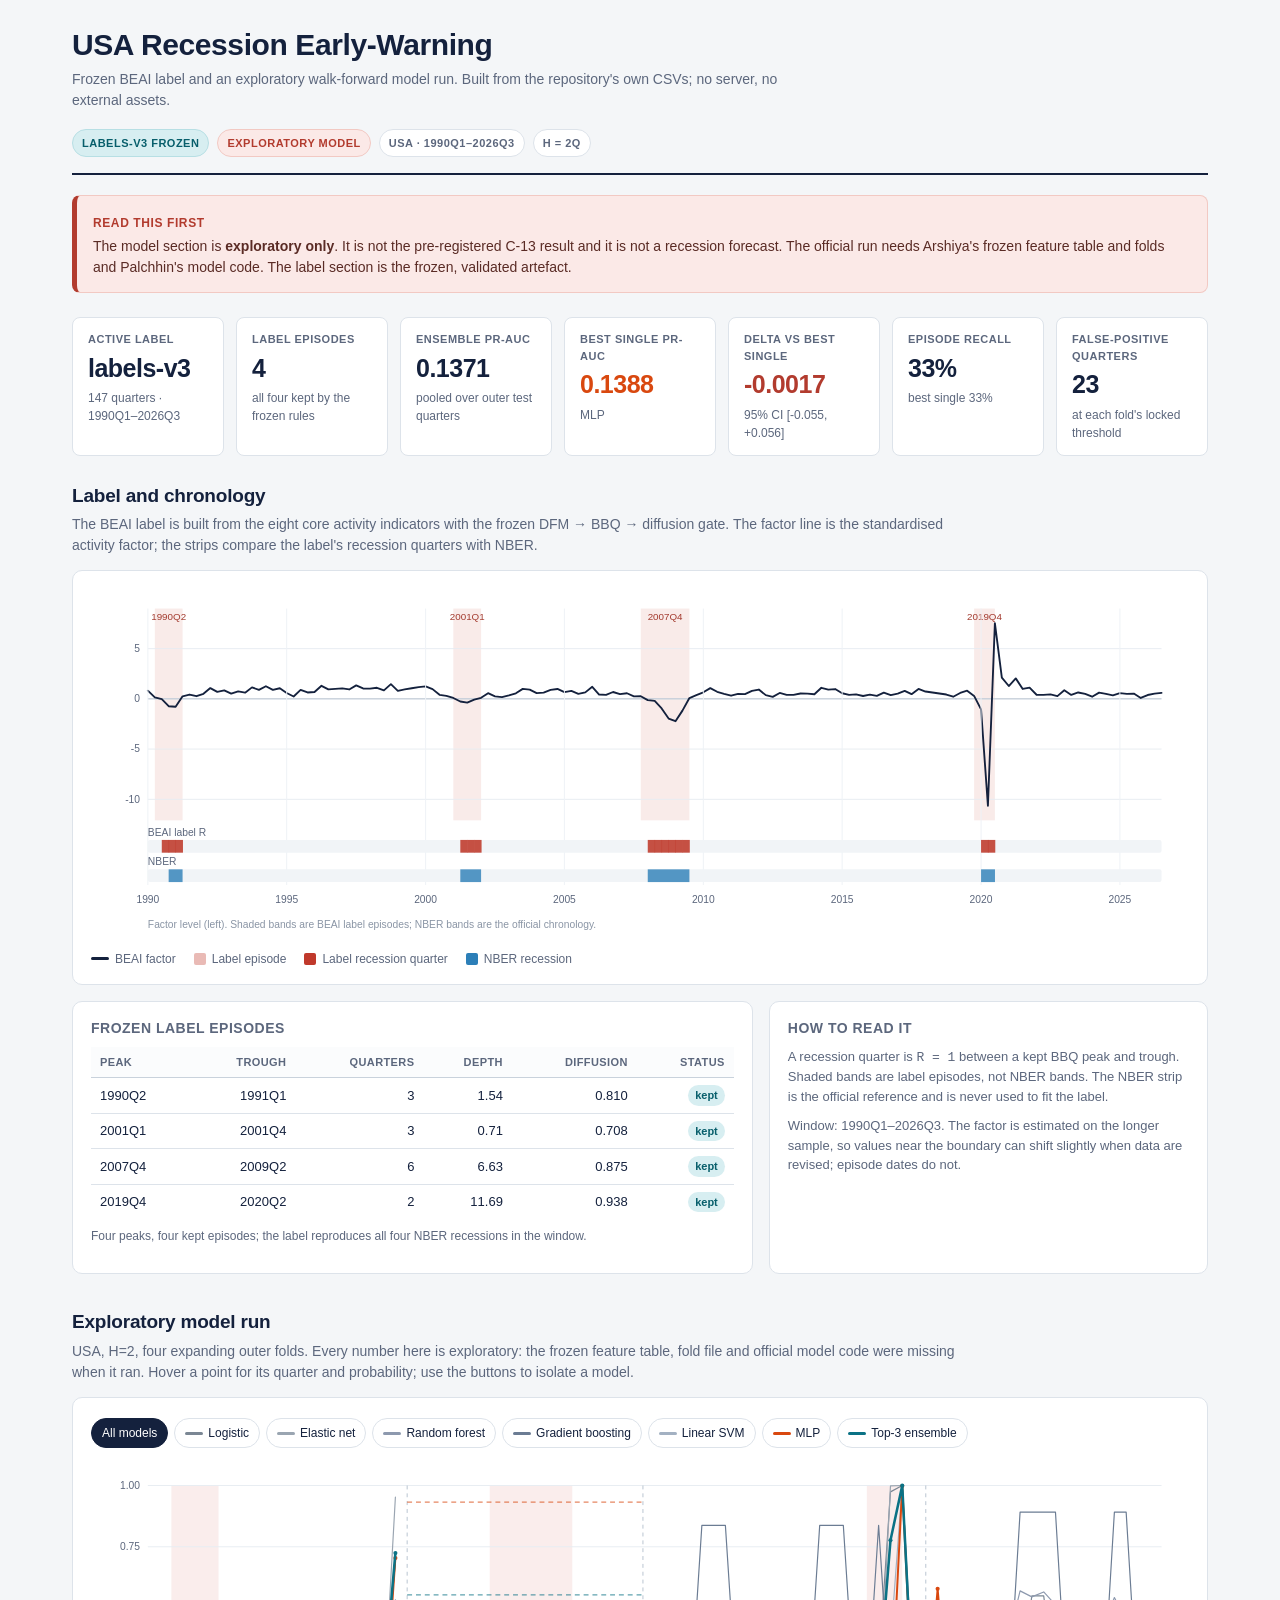
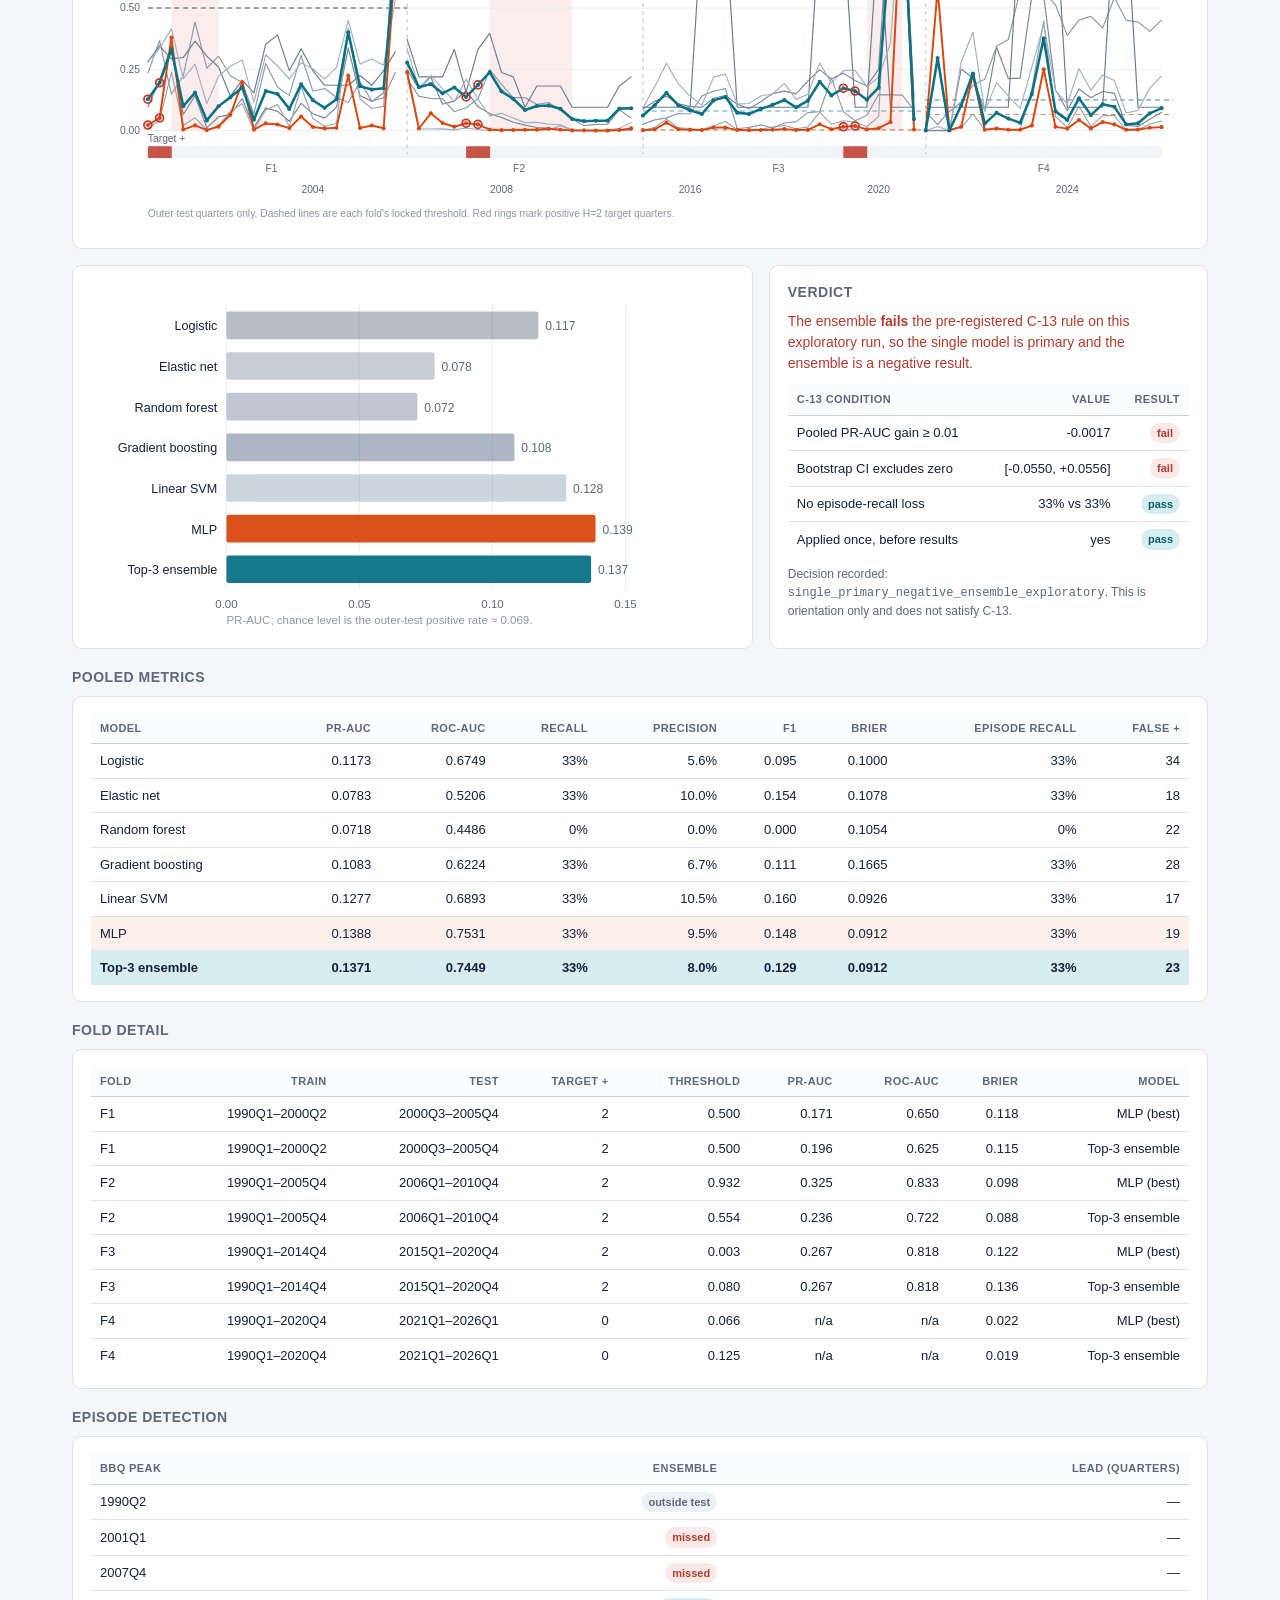
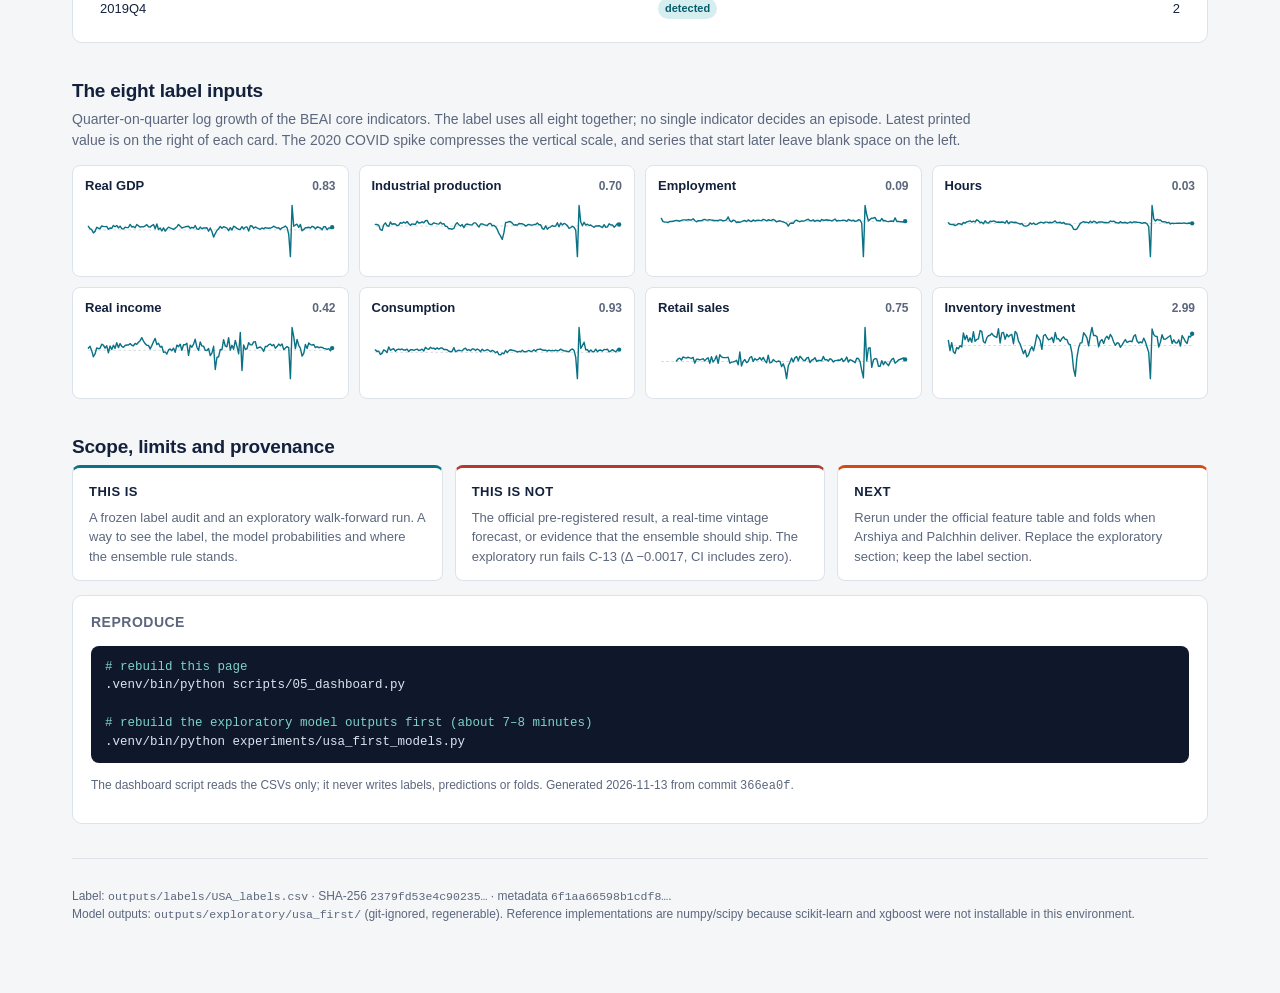
<file: dashboard/index.html>
<!doctype html>
<html lang="en">
<head>
<meta charset="utf-8">
<meta name="viewport" content="width=device-width, initial-scale=1">
<title>USA Recession Early-Warning — Dashboard</title>
<style>
:root{
  --bg:#f4f6f8; --card:#ffffff; --ink:#14213d; --muted:#5c677d;
  --line:#dde3ea; --accent:#0b7285; --accent-soft:#d7eef1;
  --warn:#b23b2e; --warn-soft:#fbe9e7; --nber:#2c7fb8;
  --label:#c0392b; --best:#d9480f;
}
*{box-sizing:border-box}
html{scroll-behavior:smooth}
body{margin:0;background:var(--bg);color:var(--ink);
  font-family:-apple-system,BlinkMacSystemFont,"Segoe UI",Roboto,Helvetica,Arial,sans-serif;
  line-height:1.5;-webkit-font-smoothing:antialiased}
a{color:var(--accent)}
.wrap{max-width:1180px;margin:0 auto;padding:28px 22px 60px}
header.top{display:flex;flex-wrap:wrap;gap:18px;align-items:flex-end;justify-content:space-between;
  border-bottom:2px solid var(--ink);padding-bottom:16px;margin-bottom:20px}
h1{font-size:30px;line-height:1.15;margin:0 0 6px;letter-spacing:-.4px}
.sub{color:var(--muted);font-size:14px;max-width:720px;margin:0}
.badges{display:flex;gap:8px;flex-wrap:wrap}
.badge{font-size:11px;font-weight:700;letter-spacing:.5px;text-transform:uppercase;
  padding:5px 9px;border-radius:999px;border:1px solid var(--line);background:#fff;color:var(--muted)}
.badge.ok{background:var(--accent-soft);border-color:#b7dfe4;color:#075e6b}
.badge.warn{background:var(--warn-soft);border-color:#f2c9c3;color:var(--warn)}
.banner{display:flex;gap:14px;align-items:flex-start;background:var(--warn-soft);
  border:1px solid #f2c9c3;border-left:5px solid var(--warn);border-radius:8px;
  padding:14px 16px;margin:0 0 24px}
.banner strong{color:var(--warn);text-transform:uppercase;font-size:12px;letter-spacing:.6px}
.banner p{margin:2px 0 0;font-size:14px;color:#5a2b25}
.kpis{display:grid;grid-template-columns:repeat(auto-fit,minmax(150px,1fr));gap:12px;margin-bottom:26px}
.kpi{background:var(--card);border:1px solid var(--line);border-radius:8px;padding:13px 15px}
.kpi .k{font-size:11px;font-weight:700;letter-spacing:.5px;text-transform:uppercase;color:var(--muted)}
.kpi .v{font-size:25px;font-weight:750;letter-spacing:-.5px;margin-top:2px;
  font-variant-numeric:tabular-nums}
.kpi .v small{font-size:12px;font-weight:600;color:var(--muted);letter-spacing:0}
.kpi .n{font-size:12px;color:var(--muted);margin-top:2px}
.good{color:var(--accent)} .bad{color:var(--warn)} .best{color:var(--best)}
section{margin:0 0 34px}
h2{font-size:19px;margin:0 0 4px;letter-spacing:-.2px}
h3{font-size:14px;margin:18px 0 8px;text-transform:uppercase;letter-spacing:.5px;color:var(--muted)}
.lede{color:var(--muted);font-size:14px;margin:0 0 14px;max-width:900px}
.card{background:var(--card);border:1px solid var(--line);border-radius:10px;padding:16px 18px;min-width:0}
.grid2{display:grid;grid-template-columns:minmax(0,1.55fr) minmax(280px,1fr);gap:16px}
.grid2b{display:grid;grid-template-columns:minmax(0,1fr) minmax(0,1fr);gap:16px}
@media(max-width:900px){.grid2,.grid2b{grid-template-columns:minmax(0,1fr)}}
svg{display:block;width:100%;height:auto;overflow:visible}
svg text{font-family:inherit}
.legend{display:flex;flex-wrap:wrap;gap:12px 18px;font-size:12px;color:var(--muted);margin-top:10px}
.legend span{display:inline-flex;align-items:center;gap:6px}
.sw{width:18px;height:3px;border-radius:2px;display:inline-block}
.sw.box{height:12px;width:12px;border-radius:2px}
table{width:100%;border-collapse:collapse;font-size:13px;font-variant-numeric:tabular-nums}
th,td{padding:7px 9px;text-align:right;border-bottom:1px solid var(--line);white-space:nowrap}
th:first-child,td:first-child{text-align:left}
th{font-size:11px;text-transform:uppercase;letter-spacing:.4px;color:var(--muted);
  border-bottom:1px solid #c9d2dc;background:#fbfcfd}
tr.hl-ens td{background:var(--accent-soft);font-weight:650}
tr.hl-best td{background:#fdf0ea}
tbody tr:last-child td{border-bottom:none}
.table-note{font-size:12px;color:var(--muted);margin-top:8px}
.table-wrap{overflow-x:auto;margin:0 -2px;padding:0 2px}
.chip{display:inline-block;font-size:11px;font-weight:700;padding:2px 7px;border-radius:999px}
.chip.yes{background:var(--accent-soft);color:#075e6b}
.chip.no{background:var(--warn-soft);color:var(--warn)}
.chip.skip{background:#eef1f4;color:var(--muted)}
.controls{display:flex;flex-wrap:wrap;gap:6px;margin:4px 0 12px}
.controls button{font:inherit;font-size:12px;padding:5px 10px;border-radius:999px;cursor:pointer;
  border:1px solid var(--line);background:#fff;color:var(--ink)}
.controls button:hover{border-color:#9fb3c8}
.controls button.active{background:var(--ink);border-color:var(--ink);color:#fff}
.notes{display:grid;grid-template-columns:repeat(auto-fit,minmax(240px,1fr));gap:12px}
.note{background:var(--card);border:1px solid var(--line);border-radius:8px;padding:14px 16px}
.note h4{margin:0 0 6px;font-size:13px;text-transform:uppercase;letter-spacing:.5px}
.note p{margin:0;font-size:13px;color:var(--muted)}
.note.is{border-top:3px solid var(--accent)}
.note.isnot{border-top:3px solid var(--warn)}
.note.next{border-top:3px solid var(--best)}
.sparks{display:grid;grid-template-columns:repeat(auto-fit,minmax(250px,1fr));gap:10px}
.spark{background:var(--card);border:1px solid var(--line);border-radius:8px;padding:10px 12px}
.spark .head{display:flex;justify-content:space-between;align-items:baseline;font-size:13px;font-weight:650}
.spark .head span:last-child{font-size:12px;font-weight:600;color:var(--muted);font-variant-numeric:tabular-nums}
.cmd{background:#0f172a;color:#dbe4f0;border-radius:8px;padding:12px 14px;font-size:12.5px;
  overflow-x:auto;font-family:ui-monospace,SFMono-Regular,Menlo,Consolas,monospace}
.cmd .c{color:#7dd3c7}
footer{border-top:1px solid var(--line);margin-top:34px;padding-top:16px;color:var(--muted);font-size:12px}
footer code{font-size:11.5px}
@media print{body{background:#fff}.controls{display:none}.card,.kpi,.note,.spark{break-inside:avoid}}
</style>
</head>
<body>
<div class="wrap">
<header class="top">
  <div>
    <h1>USA Recession Early-Warning</h1>
    <p class="sub">Frozen BEAI label and an exploratory walk-forward model run. Built from the
    repository's own CSVs; no server, no external assets.</p>
  </div>
  <div class="badges">
    <span class="badge ok">labels-v3 frozen</span>
    <span class="badge warn">exploratory model</span>
    <span class="badge">USA · 1990Q1–2026Q3</span>
    <span class="badge">H = 2Q</span>
  </div>
</header>

<div class="banner">
  <div>
    <strong>Read this first</strong>
    <p>The model section is <b>exploratory only</b>. It is not the pre-registered C-13 result and
    it is not a recession forecast. The official run needs Arshiya's frozen feature table and
    folds and Palchhin's model code. The label section is the frozen, validated artefact.</p>
  </div>
</div>

<div class="kpis"><div class="kpi"><div class="k">Active label</div><div class="v ok">labels-v3</div><div class="n">147 quarters · 1990Q1–2026Q3</div></div><div class="kpi"><div class="k">Label episodes</div><div class="v ok">4</div><div class="n">all four kept by the frozen rules</div></div><div class="kpi"><div class="k">Ensemble PR-AUC</div><div class="v ">0.1371</div><div class="n">pooled over outer test quarters</div></div><div class="kpi"><div class="k">Best single PR-AUC</div><div class="v best">0.1388</div><div class="n">MLP</div></div><div class="kpi"><div class="k">Delta vs best single</div><div class="v bad">-0.0017</div><div class="n">95% CI [-0.055, +0.056]</div></div><div class="kpi"><div class="k">Episode recall</div><div class="v ">33%</div><div class="n">best single 33%</div></div><div class="kpi"><div class="k">False-positive quarters</div><div class="v ">23</div><div class="n">at each fold's locked threshold</div></div></div>

<section id="label">
  <h2>Label and chronology</h2>
  <p class="lede">The BEAI label is built from the eight core activity indicators with the frozen
  DFM → BBQ → diffusion gate. The factor line is the standardised activity factor; the strips
  compare the label's recession quarters with NBER.</p>
  <div class="card">
    <svg viewBox="0 0 1120 360" role="img" aria-label="USA recession label timeline, 1990 to 2026"><title>USA factor and label, 1990Q1 to 2026Q3</title><rect x="65.1" y="22" width="28.3" height="216" fill="#c0392b" opacity="0.10"/><text x="79.2" y="34" text-anchor="middle" font-size="10" fill="#a33a2e">1990Q2</text><rect x="369.6" y="22" width="28.3" height="216" fill="#c0392b" opacity="0.10"/><text x="383.8" y="34" text-anchor="middle" font-size="10" fill="#a33a2e">2001Q1</text><rect x="560.8" y="22" width="49.6" height="216" fill="#c0392b" opacity="0.10"/><text x="585.6" y="34" text-anchor="middle" font-size="10" fill="#a33a2e">2007Q4</text><rect x="900.8" y="22" width="21.2" height="216" fill="#c0392b" opacity="0.10"/><text x="911.4" y="34" text-anchor="middle" font-size="10" fill="#a33a2e">2019Q4</text><line x1="58" y1="216.6" x2="1092" y2="216.6" stroke="#e8edf2" stroke-width="1"/><text x="50" y="220.1" text-anchor="end" font-size="10.5" fill="#5c677d">-10</text><line x1="58" y1="165.3" x2="1092" y2="165.3" stroke="#e8edf2" stroke-width="1"/><text x="50" y="168.8" text-anchor="end" font-size="10.5" fill="#5c677d">-5</text><line x1="58" y1="114.1" x2="1092" y2="114.1" stroke="#e8edf2" stroke-width="1"/><text x="50" y="117.6" text-anchor="end" font-size="10.5" fill="#5c677d">0</text><line x1="58" y1="62.9" x2="1092" y2="62.9" stroke="#e8edf2" stroke-width="1"/><text x="50" y="66.4" text-anchor="end" font-size="10.5" fill="#5c677d">5</text><line x1="58" y1="114.1" x2="1092" y2="114.1" stroke="#b9c4d0" stroke-width="1"/><path d="M 58.0,105.7 L 65.1,112.6 L 72.2,114.4 L 79.2,121.6 L 86.3,122.2 L 93.4,111.5 L 100.5,109.7 L 107.6,111.4 L 114.7,108.9 L 121.7,103.1 L 128.8,107.0 L 135.9,105.4 L 143.0,108.8 L 150.1,106.4 L 157.2,107.8 L 164.2,102.4 L 171.3,105.0 L 178.4,101.2 L 185.5,105.0 L 192.6,103.3 L 199.6,108.1 L 206.7,111.7 L 213.8,105.0 L 220.9,107.6 L 228.0,107.1 L 235.1,100.8 L 242.1,104.4 L 249.2,103.9 L 256.3,103.4 L 263.4,104.5 L 270.5,100.3 L 277.5,103.5 L 284.6,103.6 L 291.7,102.8 L 298.8,105.4 L 305.9,99.1 L 313.0,106.0 L 320.0,104.5 L 327.1,103.3 L 334.2,102.1 L 341.3,101.4 L 348.4,104.2 L 355.5,110.0 L 362.5,111.0 L 369.6,113.2 L 376.7,116.8 L 383.8,118.0 L 390.9,114.9 L 397.9,113.0 L 405.0,108.3 L 412.1,111.5 L 419.2,112.4 L 426.3,110.6 L 433.4,108.4 L 440.4,103.9 L 447.5,104.7 L 454.6,108.3 L 461.7,107.8 L 468.8,105.0 L 475.8,104.0 L 482.9,107.3 L 490.0,106.0 L 497.1,109.0 L 504.2,107.5 L 511.3,101.8 L 518.3,109.7 L 525.4,110.0 L 532.5,107.1 L 539.6,109.3 L 546.7,108.4 L 553.8,111.5 L 560.8,111.4 L 567.9,115.4 L 575.0,116.2 L 582.1,123.9 L 589.2,134.2 L 596.2,136.9 L 603.3,126.1 L 610.4,113.3 L 617.5,110.4 L 624.6,107.4 L 631.7,103.2 L 638.7,106.9 L 645.8,109.0 L 652.9,110.9 L 660.0,109.0 L 667.1,109.3 L 674.2,106.0 L 681.2,104.6 L 688.3,110.3 L 695.4,112.1 L 702.5,108.1 L 709.6,110.1 L 716.6,110.1 L 723.7,108.6 L 730.8,108.7 L 737.9,109.4 L 745.0,102.8 L 752.1,104.7 L 759.1,104.1 L 766.2,108.4 L 773.3,110.0 L 780.4,109.6 L 787.5,111.2 L 794.5,109.8 L 801.6,111.0 L 808.7,107.7 L 815.8,110.3 L 822.9,108.7 L 830.0,105.9 L 837.0,109.3 L 844.1,104.0 L 851.2,106.6 L 858.3,107.6 L 865.4,108.6 L 872.5,109.7 L 879.5,111.9 L 886.6,108.1 L 893.7,105.8 L 900.8,111.1 L 907.9,124.9 L 914.9,223.1 L 922.0,36.9 L 929.1,92.5 L 936.2,101.0 L 943.3,93.2 L 950.4,104.0 L 957.4,102.7 L 964.5,109.9 L 971.6,110.1 L 978.7,109.5 L 985.8,111.3 L 992.8,105.3 L 999.9,110.1 L 1007.0,107.6 L 1014.1,109.1 L 1021.2,111.9 L 1028.3,107.8 L 1035.3,109.1 L 1042.4,110.5 L 1049.5,108.3 L 1056.6,109.0 L 1063.7,108.7 L 1070.8,113.2 L 1077.8,110.2 L 1084.9,108.7 L 1092.0,108.0" fill="none" stroke="#14213d" stroke-width="1.9" stroke-linejoin="round" stroke-linecap="round"/><line x1="58.0" y1="22" x2="58.0" y2="304" stroke="#eef2f6" stroke-width="1"/><text x="58.0" y="322" text-anchor="middle" font-size="10.5" fill="#5c677d">1990</text><line x1="199.6" y1="22" x2="199.6" y2="304" stroke="#eef2f6" stroke-width="1"/><text x="199.6" y="322" text-anchor="middle" font-size="10.5" fill="#5c677d">1995</text><line x1="341.3" y1="22" x2="341.3" y2="304" stroke="#eef2f6" stroke-width="1"/><text x="341.3" y="322" text-anchor="middle" font-size="10.5" fill="#5c677d">2000</text><line x1="482.9" y1="22" x2="482.9" y2="304" stroke="#eef2f6" stroke-width="1"/><text x="482.9" y="322" text-anchor="middle" font-size="10.5" fill="#5c677d">2005</text><line x1="624.6" y1="22" x2="624.6" y2="304" stroke="#eef2f6" stroke-width="1"/><text x="624.6" y="322" text-anchor="middle" font-size="10.5" fill="#5c677d">2010</text><line x1="766.2" y1="22" x2="766.2" y2="304" stroke="#eef2f6" stroke-width="1"/><text x="766.2" y="322" text-anchor="middle" font-size="10.5" fill="#5c677d">2015</text><line x1="907.9" y1="22" x2="907.9" y2="304" stroke="#eef2f6" stroke-width="1"/><text x="907.9" y="322" text-anchor="middle" font-size="10.5" fill="#5c677d">2020</text><line x1="1049.5" y1="22" x2="1049.5" y2="304" stroke="#eef2f6" stroke-width="1"/><text x="1049.5" y="322" text-anchor="middle" font-size="10.5" fill="#5c677d">2025</text><text x="58" y="254" font-size="10.5" fill="#5c677d">BEAI label R</text><rect x="58" y="258" width="1034" height="13" fill="#f1f4f7" rx="2"/><rect x="72.2" y="258" width="7.5" height="13" fill="#c0392b" opacity="0.88"/><rect x="79.2" y="258" width="7.5" height="13" fill="#c0392b" opacity="0.88"/><rect x="86.3" y="258" width="7.5" height="13" fill="#c0392b" opacity="0.88"/><rect x="376.7" y="258" width="7.5" height="13" fill="#c0392b" opacity="0.88"/><rect x="383.8" y="258" width="7.5" height="13" fill="#c0392b" opacity="0.88"/><rect x="390.9" y="258" width="7.5" height="13" fill="#c0392b" opacity="0.88"/><rect x="567.9" y="258" width="7.5" height="13" fill="#c0392b" opacity="0.88"/><rect x="575.0" y="258" width="7.5" height="13" fill="#c0392b" opacity="0.88"/><rect x="582.1" y="258" width="7.5" height="13" fill="#c0392b" opacity="0.88"/><rect x="589.2" y="258" width="7.5" height="13" fill="#c0392b" opacity="0.88"/><rect x="596.2" y="258" width="7.5" height="13" fill="#c0392b" opacity="0.88"/><rect x="603.3" y="258" width="7.5" height="13" fill="#c0392b" opacity="0.88"/><rect x="907.9" y="258" width="7.5" height="13" fill="#c0392b" opacity="0.88"/><rect x="914.9" y="258" width="7.5" height="13" fill="#c0392b" opacity="0.88"/><text x="58" y="284" font-size="10.5" fill="#5c677d">NBER</text><rect x="58" y="288" width="1034" height="13" fill="#f1f4f7" rx="2"/><rect x="79.2" y="288" width="14.2" height="13" fill="#2c7fb8" opacity="0.80"/><rect x="376.7" y="288" width="21.2" height="13" fill="#2c7fb8" opacity="0.80"/><rect x="567.9" y="288" width="42.5" height="13" fill="#2c7fb8" opacity="0.80"/><rect x="907.9" y="288" width="14.2" height="13" fill="#2c7fb8" opacity="0.80"/><text x="58" y="348" font-size="10.5" fill="#8a95a5">Factor level (left). Shaded bands are BEAI label episodes; NBER bands are the official chronology.</text></svg>
    <div class="legend"><span><i class="sw" style="background:#14213d"></i>BEAI factor</span><span><i class="sw box" style="background:#c0392b;opacity:.35"></i>Label episode</span><span><i class="sw box" style="background:#c0392b"></i>Label recession quarter</span><span><i class="sw box" style="background:#2c7fb8"></i>NBER recession</span></div>
  </div>
  <div class="grid2" style="margin-top:16px">
    <div class="card">
      <h3 style="margin-top:0">Frozen label episodes</h3>
      <div class="table-wrap"><table><thead><tr><th>Peak</th><th>Trough</th><th>Quarters</th><th>Depth</th><th>Diffusion</th><th>Status</th></tr></thead><tbody><tr><td>1990Q2</td><td>1991Q1</td><td>3</td><td>1.54</td><td>0.810</td><td><span class="chip yes">kept</span></td></tr><tr><td>2001Q1</td><td>2001Q4</td><td>3</td><td>0.71</td><td>0.708</td><td><span class="chip yes">kept</span></td></tr><tr><td>2007Q4</td><td>2009Q2</td><td>6</td><td>6.63</td><td>0.875</td><td><span class="chip yes">kept</span></td></tr><tr><td>2019Q4</td><td>2020Q2</td><td>2</td><td>11.69</td><td>0.938</td><td><span class="chip yes">kept</span></td></tr></tbody></table></div>
      <p class="table-note">Four peaks, four kept episodes; the label reproduces all four NBER
      recessions in the window.</p>
    </div>
    <div class="card">
      <h3 style="margin-top:0">How to read it</h3>
      <p style="font-size:13px;color:var(--muted);margin:0 0 10px">
      A recession quarter is <code>R = 1</code> between a kept BBQ peak and trough. Shaded bands
      are label episodes, not NBER bands. The NBER strip is the official reference and is never
      used to fit the label.</p>
      <p style="font-size:13px;color:var(--muted);margin:0">
      Window: 1990Q1–2026Q3. The factor is estimated on the longer sample, so values near the
      boundary can shift slightly when data are revised; episode dates do not.</p>
    </div>
  </div>
</section>


        <section id="model">
          <h2>Exploratory model run</h2>
          <p class="lede">USA, H=2, four expanding outer folds. Every number here is exploratory:
          the frozen feature table, fold file and official model code were missing when it ran.
          Hover a point for its quarter and probability; use the buttons to isolate a model.</p>
          <div class="card">
            <div class="controls" role="group" aria-label="Highlight a model"><button type="button" data-focus="all" class="active">All models</button><button type="button" data-focus="logistic"><span class="sw" style="background:#7b8794;display:inline-block;vertical-align:middle;margin-right:5px"></span>Logistic</button><button type="button" data-focus="elastic_net"><span class="sw" style="background:#9aa5b1;display:inline-block;vertical-align:middle;margin-right:5px"></span>Elastic net</button><button type="button" data-focus="random_forest"><span class="sw" style="background:#8d99ae;display:inline-block;vertical-align:middle;margin-right:5px"></span>Random forest</button><button type="button" data-focus="xgboost_like"><span class="sw" style="background:#6b7c93;display:inline-block;vertical-align:middle;margin-right:5px"></span>Gradient boosting</button><button type="button" data-focus="svm"><span class="sw" style="background:#a3b1c2;display:inline-block;vertical-align:middle;margin-right:5px"></span>Linear SVM</button><button type="button" data-focus="mlp"><span class="sw" style="background:#d9480f;display:inline-block;vertical-align:middle;margin-right:5px"></span>MLP</button><button type="button" data-focus="ensemble"><span class="sw" style="background:#0b7285;display:inline-block;vertical-align:middle;margin-right:5px"></span>Top-3 ensemble</button></div>
            <svg viewBox="0 0 1120 380" role="img" id="prob-svg" aria-label="Exploratory model probabilities by test quarter"><title>Exploratory model probabilities on outer test quarters</title><rect x="82.0" y="26" width="48.1" height="250" fill="#c0392b" opacity="0.09"/><rect x="406.7" y="26" width="84.2" height="250" fill="#c0392b" opacity="0.09"/><rect x="791.4" y="26" width="36.1" height="250" fill="#c0392b" opacity="0.09"/><line x1="58" y1="276.0" x2="1092" y2="276.0" stroke="#e8edf2" stroke-width="1"/><text x="50" y="279.5" text-anchor="end" font-size="10.5" fill="#5c677d">0.00</text><line x1="58" y1="213.5" x2="1092" y2="213.5" stroke="#e8edf2" stroke-width="1"/><text x="50" y="217.0" text-anchor="end" font-size="10.5" fill="#5c677d">0.25</text><line x1="58" y1="151.0" x2="1092" y2="151.0" stroke="#e8edf2" stroke-width="1"/><text x="50" y="154.5" text-anchor="end" font-size="10.5" fill="#5c677d">0.50</text><line x1="58" y1="88.5" x2="1092" y2="88.5" stroke="#e8edf2" stroke-width="1"/><text x="50" y="92.0" text-anchor="end" font-size="10.5" fill="#5c677d">0.75</text><line x1="58" y1="26.0" x2="1092" y2="26.0" stroke="#e8edf2" stroke-width="1"/><text x="50" y="29.5" text-anchor="end" font-size="10.5" fill="#5c677d">1.00</text><text x="58" y="288" font-size="10.5" fill="#5c677d">Target +</text><rect x="58" y="292" width="1034" height="12" fill="#f1f4f7" rx="2"/><rect x="58.0" y="292" width="12.4" height="12" fill="#c0392b" opacity="0.85"/><rect x="70.0" y="292" width="12.4" height="12" fill="#c0392b" opacity="0.85"/><rect x="382.6" y="292" width="12.4" height="12" fill="#c0392b" opacity="0.85"/><rect x="394.7" y="292" width="12.4" height="12" fill="#c0392b" opacity="0.85"/><rect x="767.4" y="292" width="12.4" height="12" fill="#c0392b" opacity="0.85"/><rect x="779.4" y="292" width="12.4" height="12" fill="#c0392b" opacity="0.85"/><text x="184.2" y="318" text-anchor="middle" font-size="10.5" fill="#5c677d">F1</text><line x1="322.5" y1="26" x2="322.5" y2="300" stroke="#b9c4d0" stroke-width="1" stroke-dasharray="4 4"/><text x="436.7" y="318" text-anchor="middle" font-size="10.5" fill="#5c677d">F2</text><line x1="563.0" y1="26" x2="563.0" y2="300" stroke="#b9c4d0" stroke-width="1" stroke-dasharray="4 4"/><text x="701.2" y="318" text-anchor="middle" font-size="10.5" fill="#5c677d">F3</text><line x1="851.5" y1="26" x2="851.5" y2="300" stroke="#b9c4d0" stroke-width="1" stroke-dasharray="4 4"/><text x="971.8" y="318" text-anchor="middle" font-size="10.5" fill="#5c677d">F4</text><text x="226.3" y="340" text-anchor="middle" font-size="10.5" fill="#5c677d">2004</text><text x="418.7" y="340" text-anchor="middle" font-size="10.5" fill="#5c677d">2008</text><text x="611.1" y="340" text-anchor="middle" font-size="10.5" fill="#5c677d">2016</text><text x="803.4" y="340" text-anchor="middle" font-size="10.5" fill="#5c677d">2020</text><text x="995.8" y="340" text-anchor="middle" font-size="10.5" fill="#5c677d">2024</text><g class="series" data-model="logistic"></g><g class="series" data-model="elastic_net"></g><g class="series" data-model="random_forest"></g><g class="series" data-model="xgboost_like"></g><g class="series" data-model="svm"></g><g class="series" data-model="mlp"><line x1="58.0" y1="151.0" x2="322.5" y2="151.0" stroke="#d9480f" stroke-width="1.2" stroke-dasharray="5 4" opacity="0.65"><title>MLP threshold F1: 0.500</title></line><line x1="322.5" y1="42.9" x2="563.0" y2="42.9" stroke="#d9480f" stroke-width="1.2" stroke-dasharray="5 4" opacity="0.65"><title>MLP threshold F2: 0.932</title></line><line x1="563.0" y1="275.3" x2="851.5" y2="275.3" stroke="#d9480f" stroke-width="1.2" stroke-dasharray="5 4" opacity="0.65"><title>MLP threshold F3: 0.003</title></line><line x1="851.5" y1="259.6" x2="1104.0" y2="259.6" stroke="#d9480f" stroke-width="1.2" stroke-dasharray="5 4" opacity="0.65"><title>MLP threshold F4: 0.066</title></line></g><g class="series" data-model="ensemble"><line x1="58.0" y1="151.0" x2="322.5" y2="151.0" stroke="#0b7285" stroke-width="1.2" stroke-dasharray="5 4" opacity="0.65"><title>Top-3 ensemble threshold F1: 0.500</title></line><line x1="322.5" y1="137.5" x2="563.0" y2="137.5" stroke="#0b7285" stroke-width="1.2" stroke-dasharray="5 4" opacity="0.65"><title>Top-3 ensemble threshold F2: 0.554</title></line><line x1="563.0" y1="256.0" x2="851.5" y2="256.0" stroke="#0b7285" stroke-width="1.2" stroke-dasharray="5 4" opacity="0.65"><title>Top-3 ensemble threshold F3: 0.080</title></line><line x1="851.5" y1="244.7" x2="1104.0" y2="244.7" stroke="#0b7285" stroke-width="1.2" stroke-dasharray="5 4" opacity="0.65"><title>Top-3 ensemble threshold F4: 0.125</title></line></g><g class="series" data-model="logistic"><path d="M 58.0,252.0 L 70.0,224.4 L 82.0,190.4 L 94.1,259.6 L 106.1,240.4 L 118.1,273.0 L 130.1,262.1 L 142.2,259.5 L 154.2,243.3 L 166.2,272.6 L 178.2,252.9 L 190.3,256.4 L 202.3,266.5 L 214.3,248.2 L 226.3,258.9 L 238.3,263.3 L 250.4,252.2 L 262.4,191.9 L 274.4,240.3 L 286.4,246.2 L 298.5,237.7 L 310.5,104.0" fill="none" stroke="#7b8794" stroke-width="1.2" stroke-linejoin="round" stroke-linecap="round"/><path d="M 322.5,214.0 L 334.5,233.2 L 346.6,221.3 L 358.6,249.1 L 370.6,245.9 L 382.6,235.4 L 394.7,251.6 L 406.7,258.7 L 418.7,262.6 L 430.7,267.5 L 442.7,270.4 L 454.8,272.9 L 466.8,273.5 L 478.8,275.4 L 490.8,276.0 L 502.9,276.0 L 514.9,276.0 L 526.9,276.0 L 538.9,275.7 L 551.0,275.3" fill="none" stroke="#7b8794" stroke-width="1.2" stroke-linejoin="round" stroke-linecap="round"/><path d="M 563.0,254.0 L 575.0,246.2 L 587.0,241.0 L 599.0,248.8 L 611.1,251.3 L 623.1,252.3 L 635.1,243.0 L 647.1,240.2 L 659.2,249.2 L 671.2,253.7 L 683.2,246.5 L 695.2,238.3 L 707.3,235.8 L 719.3,238.6 L 731.3,225.3 L 743.3,214.1 L 755.3,223.3 L 767.4,217.4 L 779.4,225.0 L 791.4,230.5 L 803.4,213.3 L 815.5,32.5 L 827.5,26.0 L 839.5,241.3" fill="none" stroke="#7b8794" stroke-width="1.2" stroke-linejoin="round" stroke-linecap="round"/><path d="M 851.5,276.0 L 863.6,275.8 L 875.6,276.0 L 887.6,213.2 L 899.6,222.4 L 911.7,256.0 L 923.7,190.8 L 935.7,223.0 L 947.7,222.5 L 959.7,138.6 L 971.8,138.6 L 983.8,234.3 L 995.8,255.6 L 1007.8,233.5 L 1019.9,242.6 L 1031.9,236.1 L 1043.9,238.1 L 1055.9,270.6 L 1068.0,271.8 L 1080.0,264.5 L 1092.0,257.4" fill="none" stroke="#7b8794" stroke-width="1.2" stroke-linejoin="round" stroke-linecap="round"/></g><g class="series" data-model="elastic_net"><path d="M 58.0,273.8 L 70.0,265.3 L 82.0,216.7 L 94.1,270.8 L 106.1,263.0 L 118.1,275.4 L 130.1,270.9 L 142.2,256.5 L 154.2,248.6 L 166.2,275.4 L 178.2,255.0 L 190.3,249.5 L 202.3,271.8 L 214.3,231.3 L 226.3,263.6 L 238.3,271.6 L 250.4,268.5 L 262.4,171.9 L 274.4,243.8 L 286.4,253.5 L 298.5,251.3 L 310.5,37.8" fill="none" stroke="#9aa5b1" stroke-width="1.2" stroke-linejoin="round" stroke-linecap="round"/><path d="M 322.5,219.8 L 334.5,274.4 L 346.6,274.4 L 358.6,274.2 L 370.6,275.3 L 382.6,273.4 L 394.7,274.9 L 406.7,275.9 L 418.7,275.8 L 430.7,275.9 L 442.7,275.9 L 454.8,275.7 L 466.8,275.2 L 478.8,271.1 L 490.8,276.0 L 502.9,276.0 L 514.9,276.0 L 526.9,276.0 L 538.9,275.9 L 551.0,275.7" fill="none" stroke="#9aa5b1" stroke-width="1.2" stroke-linejoin="round" stroke-linecap="round"/><path d="M 563.0,275.4 L 575.0,273.0 L 587.0,264.1 L 599.0,273.3 L 611.1,273.9 L 623.1,275.0 L 635.1,271.1 L 647.1,266.8 L 659.2,275.2 L 671.2,275.5 L 683.2,274.7 L 695.2,272.4 L 707.3,270.8 L 719.3,274.3 L 731.3,272.2 L 743.3,257.5 L 755.3,269.5 L 767.4,266.0 L 779.4,267.5 L 791.4,271.9 L 803.4,261.8 L 815.5,26.4 L 827.5,26.0 L 839.5,276.0" fill="none" stroke="#9aa5b1" stroke-width="1.2" stroke-linejoin="round" stroke-linecap="round"/><path d="M 851.5,276.0 L 863.6,202.7 L 875.6,276.0 L 887.6,272.9 L 899.6,258.9 L 911.7,275.2 L 923.7,272.9 L 935.7,275.5 L 947.7,275.3 L 959.7,233.9 L 971.8,163.9 L 983.8,261.6 L 995.8,272.8 L 1007.8,251.1 L 1019.9,271.7 L 1031.9,260.7 L 1043.9,260.7 L 1055.9,275.7 L 1068.0,275.3 L 1080.0,269.3 L 1092.0,266.4" fill="none" stroke="#9aa5b1" stroke-width="1.2" stroke-linejoin="round" stroke-linecap="round"/></g><g class="series" data-model="random_forest"><path d="M 58.0,217.4 L 70.0,184.4 L 82.0,238.9 L 94.1,220.1 L 106.1,165.4 L 118.1,212.4 L 130.1,200.0 L 142.2,220.1 L 154.2,226.9 L 166.2,258.9 L 178.2,207.5 L 190.3,231.7 L 202.3,240.1 L 214.3,199.3 L 226.3,235.6 L 238.3,233.1 L 250.4,242.3 L 262.4,247.3 L 274.4,226.2 L 286.4,246.0 L 298.5,242.4 L 310.5,216.5" fill="none" stroke="#8d99ae" stroke-width="1.2" stroke-linejoin="round" stroke-linecap="round"/><path d="M 322.5,223.2 L 334.5,241.1 L 346.6,243.2 L 358.6,243.7 L 370.6,256.8 L 382.6,252.7 L 394.7,243.5 L 406.7,213.9 L 418.7,228.9 L 430.7,242.4 L 442.7,242.4 L 454.8,249.3 L 466.8,247.4 L 478.8,255.4 L 490.8,264.5 L 502.9,270.9 L 514.9,269.7 L 526.9,269.7 L 538.9,254.7 L 551.0,263.1" fill="none" stroke="#8d99ae" stroke-width="1.2" stroke-linejoin="round" stroke-linecap="round"/><path d="M 563.0,269.7 L 575.0,265.1 L 587.0,263.0 L 599.0,258.6 L 611.1,259.1 L 623.1,240.6 L 635.1,235.9 L 647.1,233.2 L 659.2,274.1 L 671.2,272.7 L 683.2,270.2 L 695.2,273.4 L 707.3,268.3 L 719.3,266.9 L 731.3,257.7 L 743.3,256.6 L 755.3,222.5 L 767.4,256.7 L 779.4,265.9 L 791.4,260.4 L 803.4,239.3 L 815.5,239.5 L 827.5,239.9 L 839.5,255.0" fill="none" stroke="#8d99ae" stroke-width="1.2" stroke-linejoin="round" stroke-linecap="round"/><path d="M 851.5,257.1 L 863.6,269.8 L 875.6,256.5 L 887.6,246.8 L 899.6,229.8 L 911.7,223.6 L 923.7,190.1 L 935.7,183.1 L 947.7,133.5 L 959.7,139.6 L 971.8,134.6 L 983.8,147.7 L 995.8,178.9 L 1007.8,163.3 L 1019.9,159.5 L 1031.9,171.4 L 1043.9,140.3 L 1055.9,163.4 L 1068.0,165.3 L 1080.0,174.8 L 1092.0,163.4" fill="none" stroke="#8d99ae" stroke-width="1.2" stroke-linejoin="round" stroke-linecap="round"/></g><g class="series" data-model="xgboost_like"><path d="M 58.0,205.7 L 70.0,189.5 L 82.0,202.9 L 94.1,201.5 L 106.1,184.8 L 118.1,200.0 L 130.1,211.1 L 142.2,240.9 L 154.2,224.5 L 166.2,237.5 L 178.2,188.0 L 190.3,178.4 L 202.3,214.9 L 214.3,192.6 L 226.3,214.9 L 238.3,229.8 L 250.4,229.8 L 262.4,229.8 L 274.4,219.8 L 286.4,229.8 L 298.5,214.9 L 310.5,195.6" fill="none" stroke="#6b7c93" stroke-width="1.2" stroke-linejoin="round" stroke-linecap="round"/><path d="M 322.5,183.0 L 334.5,221.2 L 346.6,221.2 L 358.6,221.2 L 370.6,193.2 L 382.6,236.8 L 394.7,193.2 L 406.7,176.9 L 418.7,216.7 L 430.7,221.2 L 442.7,252.2 L 454.8,230.5 L 466.8,230.5 L 478.8,230.5 L 490.8,252.2 L 502.9,252.2 L 514.9,252.2 L 526.9,252.2 L 538.9,230.5 L 551.0,221.2" fill="none" stroke="#6b7c93" stroke-width="1.2" stroke-linejoin="round" stroke-linecap="round"/><path d="M 563.0,252.2 L 575.0,252.2 L 587.0,252.2 L 599.0,252.2 L 611.1,252.2 L 623.1,66.7 L 635.1,66.7 L 647.1,66.7 L 659.2,252.2 L 671.2,252.2 L 683.2,252.2 L 695.2,252.2 L 707.3,252.2 L 719.3,252.2 L 731.3,252.2 L 743.3,66.7 L 755.3,66.7 L 767.4,66.7 L 779.4,252.2 L 791.4,252.2 L 803.4,66.7 L 815.5,252.2 L 827.5,252.2 L 839.5,252.2" fill="none" stroke="#6b7c93" stroke-width="1.2" stroke-linejoin="round" stroke-linecap="round"/><path d="M 851.5,252.2 L 863.6,252.2 L 875.6,252.2 L 887.6,252.2 L 899.6,252.2 L 911.7,252.2 L 923.7,252.2 L 935.7,252.2 L 947.7,53.2 L 959.7,53.2 L 971.8,53.2 L 983.8,53.2 L 995.8,252.2 L 1007.8,252.2 L 1019.9,252.2 L 1031.9,252.2 L 1043.9,53.2 L 1055.9,53.2 L 1068.0,252.2 L 1080.0,252.2 L 1092.0,252.2" fill="none" stroke="#6b7c93" stroke-width="1.2" stroke-linejoin="round" stroke-linecap="round"/></g><g class="series" data-model="svm"><path d="M 58.0,206.1 L 70.0,191.9 L 82.0,172.0 L 94.1,223.0 L 106.1,208.1 L 118.1,248.4 L 130.1,220.6 L 142.2,210.4 L 154.2,204.1 L 166.2,246.9 L 178.2,198.7 L 190.3,210.1 L 202.3,223.4 L 214.3,206.9 L 226.3,212.9 L 238.3,223.5 L 250.4,211.6 L 262.4,163.5 L 274.4,208.2 L 286.4,202.9 L 298.5,209.3 L 310.5,142.5" fill="none" stroke="#a3b1c2" stroke-width="1.2" stroke-linejoin="round" stroke-linecap="round"/><path d="M 322.5,192.1 L 334.5,232.8 L 346.6,219.8 L 358.6,233.5 L 370.6,246.2 L 382.6,223.6 L 394.7,243.9 L 406.7,261.0 L 418.7,258.4 L 430.7,263.2 L 442.7,267.9 L 454.8,267.6 L 466.8,269.4 L 478.8,270.2 L 490.8,275.2 L 502.9,275.8 L 514.9,275.7 L 526.9,275.5 L 538.9,273.7 L 551.0,268.0" fill="none" stroke="#a3b1c2" stroke-width="1.2" stroke-linejoin="round" stroke-linecap="round"/><path d="M 563.0,252.7 L 575.0,231.2 L 587.0,207.3 L 599.0,228.3 L 611.1,240.8 L 623.1,250.1 L 635.1,221.5 L 647.1,218.4 L 659.2,248.8 L 671.2,248.5 L 683.2,240.7 L 695.2,238.7 L 707.3,227.9 L 719.3,244.2 L 731.3,238.9 L 743.3,207.1 L 755.3,227.6 L 767.4,214.9 L 779.4,214.5 L 791.4,231.2 L 803.4,221.6 L 815.5,186.9 L 827.5,26.0 L 839.5,275.6" fill="none" stroke="#a3b1c2" stroke-width="1.2" stroke-linejoin="round" stroke-linecap="round"/><path d="M 851.5,276.0 L 863.6,271.9 L 875.6,276.0 L 887.6,206.1 L 899.6,175.7 L 911.7,256.6 L 923.7,227.1 L 935.7,240.9 L 947.7,253.3 L 959.7,211.2 L 971.8,168.0 L 983.8,235.3 L 995.8,248.5 L 1007.8,212.9 L 1019.9,234.9 L 1031.9,219.2 L 1043.9,224.9 L 1055.9,258.1 L 1068.0,255.4 L 1080.0,232.7 L 1092.0,220.5" fill="none" stroke="#a3b1c2" stroke-width="1.2" stroke-linejoin="round" stroke-linecap="round"/></g><g class="series" data-model="mlp"><path d="M 58.0,270.3 L 70.0,263.1 L 82.0,181.2 L 94.1,275.0 L 106.1,270.7 L 118.1,275.5 L 130.1,272.0 L 142.2,259.9 L 154.2,226.7 L 166.2,275.0 L 178.2,268.7 L 190.3,269.8 L 202.3,273.5 L 214.3,261.6 L 226.3,272.4 L 238.3,273.8 L 250.4,273.2 L 262.4,219.8 L 274.4,273.4 L 286.4,270.8 L 298.5,273.7 L 310.5,99.9" fill="none" stroke="#d9480f" stroke-width="2.0" stroke-linejoin="round" stroke-linecap="round"/><circle cx="58.0" cy="270.3" r="2.1" fill="#d9480f"><title>MLP · 2000Q3 · p=0.023</title></circle><circle cx="58.0" cy="270.3" r="4" fill="none" stroke="#c0392b" stroke-width="1.8"/><circle cx="70.0" cy="263.1" r="2.1" fill="#d9480f"><title>MLP · 2000Q4 · p=0.052</title></circle><circle cx="70.0" cy="263.1" r="4" fill="none" stroke="#c0392b" stroke-width="1.8"/><circle cx="82.0" cy="181.2" r="2.1" fill="#d9480f"><title>MLP · 2001Q1 · p=0.379</title></circle><circle cx="94.1" cy="275.0" r="2.1" fill="#d9480f"><title>MLP · 2001Q2 · p=0.004</title></circle><circle cx="106.1" cy="270.7" r="2.1" fill="#d9480f"><title>MLP · 2001Q3 · p=0.021</title></circle><circle cx="118.1" cy="275.5" r="2.1" fill="#d9480f"><title>MLP · 2001Q4 · p=0.002</title></circle><circle cx="130.1" cy="272.0" r="2.1" fill="#d9480f"><title>MLP · 2002Q1 · p=0.016</title></circle><circle cx="142.2" cy="259.9" r="2.1" fill="#d9480f"><title>MLP · 2002Q2 · p=0.064</title></circle><circle cx="154.2" cy="226.7" r="2.1" fill="#d9480f"><title>MLP · 2002Q3 · p=0.197</title></circle><circle cx="166.2" cy="275.0" r="2.1" fill="#d9480f"><title>MLP · 2002Q4 · p=0.004</title></circle><circle cx="178.2" cy="268.7" r="2.1" fill="#d9480f"><title>MLP · 2003Q1 · p=0.029</title></circle><circle cx="190.3" cy="269.8" r="2.1" fill="#d9480f"><title>MLP · 2003Q2 · p=0.025</title></circle><circle cx="202.3" cy="273.5" r="2.1" fill="#d9480f"><title>MLP · 2003Q3 · p=0.010</title></circle><circle cx="214.3" cy="261.6" r="2.1" fill="#d9480f"><title>MLP · 2003Q4 · p=0.058</title></circle><circle cx="226.3" cy="272.4" r="2.1" fill="#d9480f"><title>MLP · 2004Q1 · p=0.015</title></circle><circle cx="238.3" cy="273.8" r="2.1" fill="#d9480f"><title>MLP · 2004Q2 · p=0.009</title></circle><circle cx="250.4" cy="273.2" r="2.1" fill="#d9480f"><title>MLP · 2004Q3 · p=0.011</title></circle><circle cx="262.4" cy="219.8" r="2.1" fill="#d9480f"><title>MLP · 2004Q4 · p=0.225</title></circle><circle cx="274.4" cy="273.4" r="2.1" fill="#d9480f"><title>MLP · 2005Q1 · p=0.011</title></circle><circle cx="286.4" cy="270.8" r="2.1" fill="#d9480f"><title>MLP · 2005Q2 · p=0.021</title></circle><circle cx="298.5" cy="273.7" r="2.1" fill="#d9480f"><title>MLP · 2005Q3 · p=0.009</title></circle><circle cx="310.5" cy="99.9" r="2.1" fill="#d9480f"><title>MLP · 2005Q4 · p=0.704</title></circle><path d="M 322.5,216.4 L 334.5,273.9 L 346.6,258.4 L 358.6,268.3 L 370.6,272.1 L 382.6,268.5 L 394.7,269.7 L 406.7,275.0 L 418.7,275.6 L 430.7,275.4 L 442.7,275.1 L 454.8,275.2 L 466.8,274.2 L 478.8,275.1 L 490.8,275.8 L 502.9,275.8 L 514.9,276.0 L 526.9,276.0 L 538.9,275.5 L 551.0,273.8" fill="none" stroke="#d9480f" stroke-width="2.0" stroke-linejoin="round" stroke-linecap="round"/><circle cx="322.5" cy="216.4" r="2.1" fill="#d9480f"><title>MLP · 2006Q1 · p=0.238</title></circle><circle cx="334.5" cy="273.9" r="2.1" fill="#d9480f"><title>MLP · 2006Q2 · p=0.009</title></circle><circle cx="346.6" cy="258.4" r="2.1" fill="#d9480f"><title>MLP · 2006Q3 · p=0.070</title></circle><circle cx="358.6" cy="268.3" r="2.1" fill="#d9480f"><title>MLP · 2006Q4 · p=0.031</title></circle><circle cx="370.6" cy="272.1" r="2.1" fill="#d9480f"><title>MLP · 2007Q1 · p=0.016</title></circle><circle cx="382.6" cy="268.5" r="2.1" fill="#d9480f"><title>MLP · 2007Q2 · p=0.030</title></circle><circle cx="382.6" cy="268.5" r="4" fill="none" stroke="#c0392b" stroke-width="1.8"/><circle cx="394.7" cy="269.7" r="2.1" fill="#d9480f"><title>MLP · 2007Q3 · p=0.025</title></circle><circle cx="394.7" cy="269.7" r="4" fill="none" stroke="#c0392b" stroke-width="1.8"/><circle cx="406.7" cy="275.0" r="2.1" fill="#d9480f"><title>MLP · 2007Q4 · p=0.004</title></circle><circle cx="418.7" cy="275.6" r="2.1" fill="#d9480f"><title>MLP · 2008Q1 · p=0.001</title></circle><circle cx="430.7" cy="275.4" r="2.1" fill="#d9480f"><title>MLP · 2008Q2 · p=0.002</title></circle><circle cx="442.7" cy="275.1" r="2.1" fill="#d9480f"><title>MLP · 2008Q3 · p=0.003</title></circle><circle cx="454.8" cy="275.2" r="2.1" fill="#d9480f"><title>MLP · 2008Q4 · p=0.003</title></circle><circle cx="466.8" cy="274.2" r="2.1" fill="#d9480f"><title>MLP · 2009Q1 · p=0.007</title></circle><circle cx="478.8" cy="275.1" r="2.1" fill="#d9480f"><title>MLP · 2009Q2 · p=0.004</title></circle><circle cx="490.8" cy="275.8" r="2.1" fill="#d9480f"><title>MLP · 2009Q3 · p=0.001</title></circle><circle cx="502.9" cy="275.8" r="2.1" fill="#d9480f"><title>MLP · 2009Q4 · p=0.001</title></circle><circle cx="514.9" cy="276.0" r="2.1" fill="#d9480f"><title>MLP · 2010Q1 · p=0.000</title></circle><circle cx="526.9" cy="276.0" r="2.1" fill="#d9480f"><title>MLP · 2010Q2 · p=0.000</title></circle><circle cx="538.9" cy="275.5" r="2.1" fill="#d9480f"><title>MLP · 2010Q3 · p=0.002</title></circle><circle cx="551.0" cy="273.8" r="2.1" fill="#d9480f"><title>MLP · 2010Q4 · p=0.009</title></circle><path d="M 563.0,275.6 L 575.0,274.8 L 587.0,267.9 L 599.0,274.7 L 611.1,275.3 L 623.1,275.5 L 635.1,272.8 L 647.1,272.8 L 659.2,275.5 L 671.2,275.6 L 683.2,275.4 L 695.2,275.2 L 707.3,274.5 L 719.3,275.4 L 731.3,275.3 L 743.3,269.6 L 755.3,274.6 L 767.4,272.1 L 779.4,271.4 L 791.4,274.8 L 803.4,273.6 L 815.5,267.4 L 827.5,26.6 L 839.5,275.0" fill="none" stroke="#d9480f" stroke-width="2.0" stroke-linejoin="round" stroke-linecap="round"/><circle cx="563.0" cy="275.6" r="2.1" fill="#d9480f"><title>MLP · 2015Q1 · p=0.002</title></circle><circle cx="575.0" cy="274.8" r="2.1" fill="#d9480f"><title>MLP · 2015Q2 · p=0.005</title></circle><circle cx="587.0" cy="267.9" r="2.1" fill="#d9480f"><title>MLP · 2015Q3 · p=0.032</title></circle><circle cx="599.0" cy="274.7" r="2.1" fill="#d9480f"><title>MLP · 2015Q4 · p=0.005</title></circle><circle cx="611.1" cy="275.3" r="2.1" fill="#d9480f"><title>MLP · 2016Q1 · p=0.003</title></circle><circle cx="623.1" cy="275.5" r="2.1" fill="#d9480f"><title>MLP · 2016Q2 · p=0.002</title></circle><circle cx="635.1" cy="272.8" r="2.1" fill="#d9480f"><title>MLP · 2016Q3 · p=0.013</title></circle><circle cx="647.1" cy="272.8" r="2.1" fill="#d9480f"><title>MLP · 2016Q4 · p=0.013</title></circle><circle cx="659.2" cy="275.5" r="2.1" fill="#d9480f"><title>MLP · 2017Q1 · p=0.002</title></circle><circle cx="671.2" cy="275.6" r="2.1" fill="#d9480f"><title>MLP · 2017Q2 · p=0.002</title></circle><circle cx="683.2" cy="275.4" r="2.1" fill="#d9480f"><title>MLP · 2017Q3 · p=0.002</title></circle><circle cx="695.2" cy="275.2" r="2.1" fill="#d9480f"><title>MLP · 2017Q4 · p=0.003</title></circle><circle cx="707.3" cy="274.5" r="2.1" fill="#d9480f"><title>MLP · 2018Q1 · p=0.006</title></circle><circle cx="719.3" cy="275.4" r="2.1" fill="#d9480f"><title>MLP · 2018Q2 · p=0.002</title></circle><circle cx="731.3" cy="275.3" r="2.1" fill="#d9480f"><title>MLP · 2018Q3 · p=0.003</title></circle><circle cx="743.3" cy="269.6" r="2.1" fill="#d9480f"><title>MLP · 2018Q4 · p=0.026</title></circle><circle cx="755.3" cy="274.6" r="2.1" fill="#d9480f"><title>MLP · 2019Q1 · p=0.006</title></circle><circle cx="767.4" cy="272.1" r="2.1" fill="#d9480f"><title>MLP · 2019Q2 · p=0.015</title></circle><circle cx="767.4" cy="272.1" r="4" fill="none" stroke="#c0392b" stroke-width="1.8"/><circle cx="779.4" cy="271.4" r="2.1" fill="#d9480f"><title>MLP · 2019Q3 · p=0.019</title></circle><circle cx="779.4" cy="271.4" r="4" fill="none" stroke="#c0392b" stroke-width="1.8"/><circle cx="791.4" cy="274.8" r="2.1" fill="#d9480f"><title>MLP · 2019Q4 · p=0.005</title></circle><circle cx="803.4" cy="273.6" r="2.1" fill="#d9480f"><title>MLP · 2020Q1 · p=0.009</title></circle><circle cx="815.5" cy="267.4" r="2.1" fill="#d9480f"><title>MLP · 2020Q2 · p=0.034</title></circle><circle cx="827.5" cy="26.6" r="2.1" fill="#d9480f"><title>MLP · 2020Q3 · p=0.997</title></circle><circle cx="839.5" cy="275.0" r="2.1" fill="#d9480f"><title>MLP · 2020Q4 · p=0.004</title></circle><path d="M 851.5,275.4 L 863.6,131.4 L 875.6,275.4 L 887.6,272.2 L 899.6,218.7 L 911.7,275.1 L 923.7,274.0 L 935.7,275.1 L 947.7,275.2 L 959.7,270.9 L 971.8,213.5 L 983.8,272.2 L 995.8,274.0 L 1007.8,265.2 L 1019.9,273.8 L 1031.9,267.3 L 1043.9,269.7 L 1055.9,275.2 L 1068.0,275.0 L 1080.0,273.1 L 1092.0,272.5" fill="none" stroke="#d9480f" stroke-width="2.0" stroke-linejoin="round" stroke-linecap="round"/><circle cx="851.5" cy="275.4" r="2.1" fill="#d9480f"><title>MLP · 2021Q1 · p=0.003</title></circle><circle cx="863.6" cy="131.4" r="2.1" fill="#d9480f"><title>MLP · 2021Q2 · p=0.578</title></circle><circle cx="875.6" cy="275.4" r="2.1" fill="#d9480f"><title>MLP · 2021Q3 · p=0.003</title></circle><circle cx="887.6" cy="272.2" r="2.1" fill="#d9480f"><title>MLP · 2021Q4 · p=0.015</title></circle><circle cx="899.6" cy="218.7" r="2.1" fill="#d9480f"><title>MLP · 2022Q1 · p=0.229</title></circle><circle cx="911.7" cy="275.1" r="2.1" fill="#d9480f"><title>MLP · 2022Q2 · p=0.004</title></circle><circle cx="923.7" cy="274.0" r="2.1" fill="#d9480f"><title>MLP · 2022Q3 · p=0.008</title></circle><circle cx="935.7" cy="275.1" r="2.1" fill="#d9480f"><title>MLP · 2022Q4 · p=0.004</title></circle><circle cx="947.7" cy="275.2" r="2.1" fill="#d9480f"><title>MLP · 2023Q1 · p=0.003</title></circle><circle cx="959.7" cy="270.9" r="2.1" fill="#d9480f"><title>MLP · 2023Q2 · p=0.021</title></circle><circle cx="971.8" cy="213.5" r="2.1" fill="#d9480f"><title>MLP · 2023Q3 · p=0.250</title></circle><circle cx="983.8" cy="272.2" r="2.1" fill="#d9480f"><title>MLP · 2023Q4 · p=0.015</title></circle><circle cx="995.8" cy="274.0" r="2.1" fill="#d9480f"><title>MLP · 2024Q1 · p=0.008</title></circle><circle cx="1007.8" cy="265.2" r="2.1" fill="#d9480f"><title>MLP · 2024Q2 · p=0.043</title></circle><circle cx="1019.9" cy="273.8" r="2.1" fill="#d9480f"><title>MLP · 2024Q3 · p=0.009</title></circle><circle cx="1031.9" cy="267.3" r="2.1" fill="#d9480f"><title>MLP · 2024Q4 · p=0.035</title></circle><circle cx="1043.9" cy="269.7" r="2.1" fill="#d9480f"><title>MLP · 2025Q1 · p=0.025</title></circle><circle cx="1055.9" cy="275.2" r="2.1" fill="#d9480f"><title>MLP · 2025Q2 · p=0.003</title></circle><circle cx="1068.0" cy="275.0" r="2.1" fill="#d9480f"><title>MLP · 2025Q3 · p=0.004</title></circle><circle cx="1080.0" cy="273.1" r="2.1" fill="#d9480f"><title>MLP · 2025Q4 · p=0.011</title></circle><circle cx="1092.0" cy="272.5" r="2.1" fill="#d9480f"><title>MLP · 2026Q1 · p=0.014</title></circle></g><g class="series" data-model="ensemble"><path d="M 58.0,244.0 L 70.0,227.2 L 82.0,193.0 L 94.1,251.2 L 106.1,237.2 L 118.1,265.6 L 130.1,251.2 L 142.2,242.1 L 154.2,232.0 L 166.2,264.9 L 178.2,235.6 L 190.3,238.7 L 202.3,253.9 L 214.3,228.8 L 226.3,245.1 L 238.3,252.8 L 250.4,244.1 L 262.4,175.8 L 274.4,230.7 L 286.4,234.2 L 298.5,232.8 L 310.5,94.8" fill="none" stroke="#0b7285" stroke-width="2.6" stroke-linejoin="round" stroke-linecap="round"/><circle cx="58.0" cy="244.0" r="2.1" fill="#0b7285"><title>Top-3 ensemble · 2000Q3 · p=0.128</title></circle><circle cx="58.0" cy="244.0" r="4" fill="none" stroke="#c0392b" stroke-width="1.8"/><circle cx="70.0" cy="227.2" r="2.1" fill="#0b7285"><title>Top-3 ensemble · 2000Q4 · p=0.195</title></circle><circle cx="70.0" cy="227.2" r="4" fill="none" stroke="#c0392b" stroke-width="1.8"/><circle cx="82.0" cy="193.0" r="2.1" fill="#0b7285"><title>Top-3 ensemble · 2001Q1 · p=0.332</title></circle><circle cx="94.1" cy="251.2" r="2.1" fill="#0b7285"><title>Top-3 ensemble · 2001Q2 · p=0.099</title></circle><circle cx="106.1" cy="237.2" r="2.1" fill="#0b7285"><title>Top-3 ensemble · 2001Q3 · p=0.155</title></circle><circle cx="118.1" cy="265.6" r="2.1" fill="#0b7285"><title>Top-3 ensemble · 2001Q4 · p=0.042</title></circle><circle cx="130.1" cy="251.2" r="2.1" fill="#0b7285"><title>Top-3 ensemble · 2002Q1 · p=0.099</title></circle><circle cx="142.2" cy="242.1" r="2.1" fill="#0b7285"><title>Top-3 ensemble · 2002Q2 · p=0.135</title></circle><circle cx="154.2" cy="232.0" r="2.1" fill="#0b7285"><title>Top-3 ensemble · 2002Q3 · p=0.176</title></circle><circle cx="166.2" cy="264.9" r="2.1" fill="#0b7285"><title>Top-3 ensemble · 2002Q4 · p=0.044</title></circle><circle cx="178.2" cy="235.6" r="2.1" fill="#0b7285"><title>Top-3 ensemble · 2003Q1 · p=0.162</title></circle><circle cx="190.3" cy="238.7" r="2.1" fill="#0b7285"><title>Top-3 ensemble · 2003Q2 · p=0.149</title></circle><circle cx="202.3" cy="253.9" r="2.1" fill="#0b7285"><title>Top-3 ensemble · 2003Q3 · p=0.088</title></circle><circle cx="214.3" cy="228.8" r="2.1" fill="#0b7285"><title>Top-3 ensemble · 2003Q4 · p=0.189</title></circle><circle cx="226.3" cy="245.1" r="2.1" fill="#0b7285"><title>Top-3 ensemble · 2004Q1 · p=0.123</title></circle><circle cx="238.3" cy="252.8" r="2.1" fill="#0b7285"><title>Top-3 ensemble · 2004Q2 · p=0.093</title></circle><circle cx="250.4" cy="244.1" r="2.1" fill="#0b7285"><title>Top-3 ensemble · 2004Q3 · p=0.128</title></circle><circle cx="262.4" cy="175.8" r="2.1" fill="#0b7285"><title>Top-3 ensemble · 2004Q4 · p=0.401</title></circle><circle cx="274.4" cy="230.7" r="2.1" fill="#0b7285"><title>Top-3 ensemble · 2005Q1 · p=0.181</title></circle><circle cx="286.4" cy="234.2" r="2.1" fill="#0b7285"><title>Top-3 ensemble · 2005Q2 · p=0.167</title></circle><circle cx="298.5" cy="232.8" r="2.1" fill="#0b7285"><title>Top-3 ensemble · 2005Q3 · p=0.173</title></circle><circle cx="310.5" cy="94.8" r="2.1" fill="#0b7285"><title>Top-3 ensemble · 2005Q4 · p=0.725</title></circle><path d="M 322.5,206.7 L 334.5,231.8 L 346.6,228.6 L 358.6,238.0 L 370.6,232.0 L 382.6,241.7 L 394.7,229.4 L 406.7,216.5 L 418.7,236.0 L 430.7,243.7 L 442.7,255.0 L 454.8,250.9 L 466.8,250.5 L 478.8,253.8 L 490.8,264.2 L 502.9,266.4 L 514.9,266.0 L 526.9,265.9 L 538.9,253.6 L 551.0,253.2" fill="none" stroke="#0b7285" stroke-width="2.6" stroke-linejoin="round" stroke-linecap="round"/><circle cx="322.5" cy="206.7" r="2.1" fill="#0b7285"><title>Top-3 ensemble · 2006Q1 · p=0.277</title></circle><circle cx="334.5" cy="231.8" r="2.1" fill="#0b7285"><title>Top-3 ensemble · 2006Q2 · p=0.177</title></circle><circle cx="346.6" cy="228.6" r="2.1" fill="#0b7285"><title>Top-3 ensemble · 2006Q3 · p=0.190</title></circle><circle cx="358.6" cy="238.0" r="2.1" fill="#0b7285"><title>Top-3 ensemble · 2006Q4 · p=0.152</title></circle><circle cx="370.6" cy="232.0" r="2.1" fill="#0b7285"><title>Top-3 ensemble · 2007Q1 · p=0.176</title></circle><circle cx="382.6" cy="241.7" r="2.1" fill="#0b7285"><title>Top-3 ensemble · 2007Q2 · p=0.137</title></circle><circle cx="382.6" cy="241.7" r="4" fill="none" stroke="#c0392b" stroke-width="1.8"/><circle cx="394.7" cy="229.4" r="2.1" fill="#0b7285"><title>Top-3 ensemble · 2007Q3 · p=0.186</title></circle><circle cx="394.7" cy="229.4" r="4" fill="none" stroke="#c0392b" stroke-width="1.8"/><circle cx="406.7" cy="216.5" r="2.1" fill="#0b7285"><title>Top-3 ensemble · 2007Q4 · p=0.238</title></circle><circle cx="418.7" cy="236.0" r="2.1" fill="#0b7285"><title>Top-3 ensemble · 2008Q1 · p=0.160</title></circle><circle cx="430.7" cy="243.7" r="2.1" fill="#0b7285"><title>Top-3 ensemble · 2008Q2 · p=0.129</title></circle><circle cx="442.7" cy="255.0" r="2.1" fill="#0b7285"><title>Top-3 ensemble · 2008Q3 · p=0.084</title></circle><circle cx="454.8" cy="250.9" r="2.1" fill="#0b7285"><title>Top-3 ensemble · 2008Q4 · p=0.100</title></circle><circle cx="466.8" cy="250.5" r="2.1" fill="#0b7285"><title>Top-3 ensemble · 2009Q1 · p=0.102</title></circle><circle cx="478.8" cy="253.8" r="2.1" fill="#0b7285"><title>Top-3 ensemble · 2009Q2 · p=0.089</title></circle><circle cx="490.8" cy="264.2" r="2.1" fill="#0b7285"><title>Top-3 ensemble · 2009Q3 · p=0.047</title></circle><circle cx="502.9" cy="266.4" r="2.1" fill="#0b7285"><title>Top-3 ensemble · 2009Q4 · p=0.039</title></circle><circle cx="514.9" cy="266.0" r="2.1" fill="#0b7285"><title>Top-3 ensemble · 2010Q1 · p=0.040</title></circle><circle cx="526.9" cy="265.9" r="2.1" fill="#0b7285"><title>Top-3 ensemble · 2010Q2 · p=0.040</title></circle><circle cx="538.9" cy="253.6" r="2.1" fill="#0b7285"><title>Top-3 ensemble · 2010Q3 · p=0.089</title></circle><circle cx="551.0" cy="253.2" r="2.1" fill="#0b7285"><title>Top-3 ensemble · 2010Q4 · p=0.091</title></circle><path d="M 563.0,260.7 L 575.0,250.1 L 587.0,237.5 L 599.0,250.1 L 611.1,255.3 L 623.1,259.1 L 635.1,245.2 L 647.1,241.8 L 659.2,257.7 L 671.2,259.2 L 683.2,253.9 L 695.2,249.8 L 707.3,244.8 L 719.3,252.3 L 731.3,245.5 L 743.3,226.2 L 755.3,240.1 L 767.4,232.8 L 779.4,235.7 L 791.4,244.5 L 803.4,232.2 L 815.5,81.9 L 827.5,26.0 L 839.5,264.3" fill="none" stroke="#0b7285" stroke-width="2.6" stroke-linejoin="round" stroke-linecap="round"/><circle cx="563.0" cy="260.7" r="2.1" fill="#0b7285"><title>Top-3 ensemble · 2015Q1 · p=0.061</title></circle><circle cx="575.0" cy="250.1" r="2.1" fill="#0b7285"><title>Top-3 ensemble · 2015Q2 · p=0.103</title></circle><circle cx="587.0" cy="237.5" r="2.1" fill="#0b7285"><title>Top-3 ensemble · 2015Q3 · p=0.154</title></circle><circle cx="599.0" cy="250.1" r="2.1" fill="#0b7285"><title>Top-3 ensemble · 2015Q4 · p=0.103</title></circle><circle cx="611.1" cy="255.3" r="2.1" fill="#0b7285"><title>Top-3 ensemble · 2016Q1 · p=0.083</title></circle><circle cx="623.1" cy="259.1" r="2.1" fill="#0b7285"><title>Top-3 ensemble · 2016Q2 · p=0.068</title></circle><circle cx="635.1" cy="245.2" r="2.1" fill="#0b7285"><title>Top-3 ensemble · 2016Q3 · p=0.123</title></circle><circle cx="647.1" cy="241.8" r="2.1" fill="#0b7285"><title>Top-3 ensemble · 2016Q4 · p=0.137</title></circle><circle cx="659.2" cy="257.7" r="2.1" fill="#0b7285"><title>Top-3 ensemble · 2017Q1 · p=0.073</title></circle><circle cx="671.2" cy="259.2" r="2.1" fill="#0b7285"><title>Top-3 ensemble · 2017Q2 · p=0.067</title></circle><circle cx="683.2" cy="253.9" r="2.1" fill="#0b7285"><title>Top-3 ensemble · 2017Q3 · p=0.088</title></circle><circle cx="695.2" cy="249.8" r="2.1" fill="#0b7285"><title>Top-3 ensemble · 2017Q4 · p=0.105</title></circle><circle cx="707.3" cy="244.8" r="2.1" fill="#0b7285"><title>Top-3 ensemble · 2018Q1 · p=0.125</title></circle><circle cx="719.3" cy="252.3" r="2.1" fill="#0b7285"><title>Top-3 ensemble · 2018Q2 · p=0.095</title></circle><circle cx="731.3" cy="245.5" r="2.1" fill="#0b7285"><title>Top-3 ensemble · 2018Q3 · p=0.122</title></circle><circle cx="743.3" cy="226.2" r="2.1" fill="#0b7285"><title>Top-3 ensemble · 2018Q4 · p=0.199</title></circle><circle cx="755.3" cy="240.1" r="2.1" fill="#0b7285"><title>Top-3 ensemble · 2019Q1 · p=0.144</title></circle><circle cx="767.4" cy="232.8" r="2.1" fill="#0b7285"><title>Top-3 ensemble · 2019Q2 · p=0.173</title></circle><circle cx="767.4" cy="232.8" r="4" fill="none" stroke="#c0392b" stroke-width="1.8"/><circle cx="779.4" cy="235.7" r="2.1" fill="#0b7285"><title>Top-3 ensemble · 2019Q3 · p=0.161</title></circle><circle cx="779.4" cy="235.7" r="4" fill="none" stroke="#c0392b" stroke-width="1.8"/><circle cx="791.4" cy="244.5" r="2.1" fill="#0b7285"><title>Top-3 ensemble · 2019Q4 · p=0.126</title></circle><circle cx="803.4" cy="232.2" r="2.1" fill="#0b7285"><title>Top-3 ensemble · 2020Q1 · p=0.175</title></circle><circle cx="815.5" cy="81.9" r="2.1" fill="#0b7285"><title>Top-3 ensemble · 2020Q2 · p=0.776</title></circle><circle cx="827.5" cy="26.0" r="2.1" fill="#0b7285"><title>Top-3 ensemble · 2020Q3 · p=1.000</title></circle><circle cx="839.5" cy="264.3" r="2.1" fill="#0b7285"><title>Top-3 ensemble · 2020Q4 · p=0.047</title></circle><path d="M 851.5,275.8 L 863.6,202.0 L 875.6,275.8 L 887.6,250.4 L 899.6,217.8 L 911.7,268.9 L 923.7,258.0 L 935.7,263.8 L 947.7,268.0 L 959.7,238.7 L 971.8,181.8 L 983.8,256.4 L 995.8,265.1 L 1007.8,243.1 L 1019.9,260.2 L 1031.9,249.1 L 1043.9,251.8 L 1055.9,269.7 L 1068.0,268.6 L 1080.0,258.4 L 1092.0,253.1" fill="none" stroke="#0b7285" stroke-width="2.6" stroke-linejoin="round" stroke-linecap="round"/><circle cx="851.5" cy="275.8" r="2.1" fill="#0b7285"><title>Top-3 ensemble · 2021Q1 · p=0.001</title></circle><circle cx="863.6" cy="202.0" r="2.1" fill="#0b7285"><title>Top-3 ensemble · 2021Q2 · p=0.296</title></circle><circle cx="875.6" cy="275.8" r="2.1" fill="#0b7285"><title>Top-3 ensemble · 2021Q3 · p=0.001</title></circle><circle cx="887.6" cy="250.4" r="2.1" fill="#0b7285"><title>Top-3 ensemble · 2021Q4 · p=0.102</title></circle><circle cx="899.6" cy="217.8" r="2.1" fill="#0b7285"><title>Top-3 ensemble · 2022Q1 · p=0.233</title></circle><circle cx="911.7" cy="268.9" r="2.1" fill="#0b7285"><title>Top-3 ensemble · 2022Q2 · p=0.028</title></circle><circle cx="923.7" cy="258.0" r="2.1" fill="#0b7285"><title>Top-3 ensemble · 2022Q3 · p=0.072</title></circle><circle cx="935.7" cy="263.8" r="2.1" fill="#0b7285"><title>Top-3 ensemble · 2022Q4 · p=0.049</title></circle><circle cx="947.7" cy="268.0" r="2.1" fill="#0b7285"><title>Top-3 ensemble · 2023Q1 · p=0.032</title></circle><circle cx="959.7" cy="238.7" r="2.1" fill="#0b7285"><title>Top-3 ensemble · 2023Q2 · p=0.149</title></circle><circle cx="971.8" cy="181.8" r="2.1" fill="#0b7285"><title>Top-3 ensemble · 2023Q3 · p=0.377</title></circle><circle cx="983.8" cy="256.4" r="2.1" fill="#0b7285"><title>Top-3 ensemble · 2023Q4 · p=0.078</title></circle><circle cx="995.8" cy="265.1" r="2.1" fill="#0b7285"><title>Top-3 ensemble · 2024Q1 · p=0.044</title></circle><circle cx="1007.8" cy="243.1" r="2.1" fill="#0b7285"><title>Top-3 ensemble · 2024Q2 · p=0.132</title></circle><circle cx="1019.9" cy="260.2" r="2.1" fill="#0b7285"><title>Top-3 ensemble · 2024Q3 · p=0.063</title></circle><circle cx="1031.9" cy="249.1" r="2.1" fill="#0b7285"><title>Top-3 ensemble · 2024Q4 · p=0.108</title></circle><circle cx="1043.9" cy="251.8" r="2.1" fill="#0b7285"><title>Top-3 ensemble · 2025Q1 · p=0.097</title></circle><circle cx="1055.9" cy="269.7" r="2.1" fill="#0b7285"><title>Top-3 ensemble · 2025Q2 · p=0.025</title></circle><circle cx="1068.0" cy="268.6" r="2.1" fill="#0b7285"><title>Top-3 ensemble · 2025Q3 · p=0.030</title></circle><circle cx="1080.0" cy="258.4" r="2.1" fill="#0b7285"><title>Top-3 ensemble · 2025Q4 · p=0.071</title></circle><circle cx="1092.0" cy="253.1" r="2.1" fill="#0b7285"><title>Top-3 ensemble · 2026Q1 · p=0.092</title></circle></g><text x="58" y="364" font-size="10.5" fill="#8a95a5">Outer test quarters only. Dashed lines are each fold's locked threshold. Red rings mark positive H=2 target quarters.</text></svg>
          </div>
          <div class="grid2" style="margin-top:16px">
            <div class="card"><svg viewBox="0 0 560 300" role="img" aria-label="Pooled PR-AUC by model"><title>Pooled PR-AUC by model</title><line x1="118.0" y1="20" x2="118.0" y2="268" stroke="#e8edf2"/><text x="118.0" y="284" text-anchor="middle" font-size="10" fill="#5c677d">0.00</text><line x1="233.9" y1="20" x2="233.9" y2="268" stroke="#e8edf2"/><text x="233.9" y="284" text-anchor="middle" font-size="10" fill="#5c677d">0.05</text><line x1="349.8" y1="20" x2="349.8" y2="268" stroke="#e8edf2"/><text x="349.8" y="284" text-anchor="middle" font-size="10" fill="#5c677d">0.10</text><line x1="465.7" y1="20" x2="465.7" y2="268" stroke="#e8edf2"/><text x="465.7" y="284" text-anchor="middle" font-size="10" fill="#5c677d">0.15</text><text x="110" y="42.1" text-anchor="end" font-size="11" fill="#14213d">Logistic</text><rect x="118" y="25.7" width="271.8" height="24.1" fill="#7b8794" opacity="0.55" rx="2"><title>Logistic: pooled PR-AUC 0.1173</title></rect><text x="395.8" y="42.1" font-size="10.5" fill="#5c677d">0.117</text><text x="110" y="77.5" text-anchor="end" font-size="11" fill="#14213d">Elastic net</text><rect x="118" y="61.1" width="181.4" height="24.1" fill="#9aa5b1" opacity="0.55" rx="2"><title>Elastic net: pooled PR-AUC 0.0783</title></rect><text x="305.4" y="77.5" font-size="10.5" fill="#5c677d">0.078</text><text x="110" y="112.9" text-anchor="end" font-size="11" fill="#14213d">Random forest</text><rect x="118" y="96.5" width="166.4" height="24.1" fill="#8d99ae" opacity="0.55" rx="2"><title>Random forest: pooled PR-AUC 0.0718</title></rect><text x="290.4" y="112.9" font-size="10.5" fill="#5c677d">0.072</text><text x="110" y="148.3" text-anchor="end" font-size="11" fill="#14213d">Gradient boosting</text><rect x="118" y="132.0" width="250.9" height="24.1" fill="#6b7c93" opacity="0.55" rx="2"><title>Gradient boosting: pooled PR-AUC 0.1083</title></rect><text x="374.9" y="148.3" font-size="10.5" fill="#5c677d">0.108</text><text x="110" y="183.8" text-anchor="end" font-size="11" fill="#14213d">Linear SVM</text><rect x="118" y="167.4" width="296.0" height="24.1" fill="#a3b1c2" opacity="0.55" rx="2"><title>Linear SVM: pooled PR-AUC 0.1277</title></rect><text x="420.0" y="183.8" font-size="10.5" fill="#5c677d">0.128</text><text x="110" y="219.2" text-anchor="end" font-size="11" fill="#14213d">MLP</text><rect x="118" y="202.8" width="321.6" height="24.1" fill="#d9480f" opacity="0.95" rx="2"><title>MLP: pooled PR-AUC 0.1388</title></rect><text x="445.6" y="219.2" font-size="10.5" fill="#5c677d">0.139</text><text x="110" y="254.6" text-anchor="end" font-size="11" fill="#14213d">Top-3 ensemble</text><rect x="118" y="238.2" width="317.7" height="24.1" fill="#0b7285" opacity="0.95" rx="2"><title>Top-3 ensemble: pooled PR-AUC 0.1371</title></rect><text x="441.7" y="254.6" font-size="10.5" fill="#5c677d">0.137</text><text x="118" y="298" font-size="10" fill="#8a95a5">PR-AUC; chance level is the outer-test positive rate ≈ 0.069.</text></svg></div>
            <div class="card">
              <h3 style="margin-top:0">Verdict</h3>
              <p class="bad" style="font-size:14px;margin:0 0 10px">The ensemble <strong>fails</strong> the pre-registered C-13 rule on this exploratory run, so the single model is primary and the ensemble is a negative result.</p>
              <div class="table-wrap"><table><thead><tr><th>C-13 condition</th><th>Value</th><th>Result</th></tr></thead><tbody><tr><td>Pooled PR-AUC gain ≥ 0.01</td><td>-0.0017</td><td><span class="chip no">fail</span></td></tr><tr><td>Bootstrap CI excludes zero</td><td>[-0.0550, +0.0556]</td><td><span class="chip no">fail</span></td></tr><tr><td>No episode-recall loss</td><td>33% vs 33%</td><td><span class="chip yes">pass</span></td></tr><tr><td>Applied once, before results</td><td>yes</td><td><span class="chip yes">pass</span></td></tr></tbody></table></div>
              <p class="table-note">Decision recorded: <code>single_primary_negative_ensemble_exploratory</code>.
              This is orientation only and does not satisfy C-13.</p>
            </div>
          </div>
          <h3>Pooled metrics</h3>
          <div class="card"><div class="table-wrap"><table><thead><tr><th>Model</th><th>PR-AUC</th><th>ROC-AUC</th><th>Recall</th><th>Precision</th><th>F1</th><th>Brier</th><th>Episode recall</th><th>False +</th></tr></thead><tbody><tr><td>Logistic</td><td>0.1173</td><td>0.6749</td><td>33%</td><td>5.6%</td><td>0.095</td><td>0.1000</td><td>33%</td><td>34</td></tr><tr><td>Elastic net</td><td>0.0783</td><td>0.5206</td><td>33%</td><td>10.0%</td><td>0.154</td><td>0.1078</td><td>33%</td><td>18</td></tr><tr><td>Random forest</td><td>0.0718</td><td>0.4486</td><td>0%</td><td>0.0%</td><td>0.000</td><td>0.1054</td><td>0%</td><td>22</td></tr><tr><td>Gradient boosting</td><td>0.1083</td><td>0.6224</td><td>33%</td><td>6.7%</td><td>0.111</td><td>0.1665</td><td>33%</td><td>28</td></tr><tr><td>Linear SVM</td><td>0.1277</td><td>0.6893</td><td>33%</td><td>10.5%</td><td>0.160</td><td>0.0926</td><td>33%</td><td>17</td></tr><tr class="hl-best"><td>MLP</td><td>0.1388</td><td>0.7531</td><td>33%</td><td>9.5%</td><td>0.148</td><td>0.0912</td><td>33%</td><td>19</td></tr><tr class="hl-ens"><td>Top-3 ensemble</td><td>0.1371</td><td>0.7449</td><td>33%</td><td>8.0%</td><td>0.129</td><td>0.0912</td><td>33%</td><td>23</td></tr></tbody></table></div></div>
          <h3>Fold detail</h3>
          <div class="card"><div class="table-wrap"><table><thead><tr><th>Fold</th><th>Train</th><th>Test</th><th>Target +</th><th>Threshold</th><th>PR-AUC</th><th>ROC-AUC</th><th>Brier</th><th>Model</th></tr></thead><tbody><tr><td>F1</td><td>1990Q1–2000Q2</td><td>2000Q3–2005Q4</td><td>2</td><td>0.500</td><td>0.171</td><td>0.650</td><td>0.118</td><td>MLP (best)</td></tr><tr><td>F1</td><td>1990Q1–2000Q2</td><td>2000Q3–2005Q4</td><td>2</td><td>0.500</td><td>0.196</td><td>0.625</td><td>0.115</td><td>Top-3 ensemble</td></tr><tr><td>F2</td><td>1990Q1–2005Q4</td><td>2006Q1–2010Q4</td><td>2</td><td>0.932</td><td>0.325</td><td>0.833</td><td>0.098</td><td>MLP (best)</td></tr><tr><td>F2</td><td>1990Q1–2005Q4</td><td>2006Q1–2010Q4</td><td>2</td><td>0.554</td><td>0.236</td><td>0.722</td><td>0.088</td><td>Top-3 ensemble</td></tr><tr><td>F3</td><td>1990Q1–2014Q4</td><td>2015Q1–2020Q4</td><td>2</td><td>0.003</td><td>0.267</td><td>0.818</td><td>0.122</td><td>MLP (best)</td></tr><tr><td>F3</td><td>1990Q1–2014Q4</td><td>2015Q1–2020Q4</td><td>2</td><td>0.080</td><td>0.267</td><td>0.818</td><td>0.136</td><td>Top-3 ensemble</td></tr><tr><td>F4</td><td>1990Q1–2020Q4</td><td>2021Q1–2026Q1</td><td>0</td><td>0.066</td><td>n/a</td><td>n/a</td><td>0.022</td><td>MLP (best)</td></tr><tr><td>F4</td><td>1990Q1–2020Q4</td><td>2021Q1–2026Q1</td><td>0</td><td>0.125</td><td>n/a</td><td>n/a</td><td>0.019</td><td>Top-3 ensemble</td></tr></tbody></table></div></div>
          <h3>Episode detection</h3>
          <div class="card"><div class="table-wrap"><table><thead><tr><th>BBQ peak</th><th>Ensemble</th><th>Lead (quarters)</th></tr></thead><tbody><tr><td>1990Q2</td><td><span class="chip skip">outside test</span></td><td>—</td></tr><tr><td>2001Q1</td><td><span class="chip no">missed</span></td><td>—</td></tr><tr><td>2007Q4</td><td><span class="chip no">missed</span></td><td>—</td></tr><tr><td>2019Q4</td><td><span class="chip yes">detected</span></td><td>2</td></tr></tbody></table></div></div>
        </section>
        


        <section id="indicators">
          <h2>The eight label inputs</h2>
          <p class="lede">Quarter-on-quarter log growth of the BEAI core indicators. The label uses
          all eight together; no single indicator decides an episode. Latest printed value is on
          the right of each card. The 2020 COVID spike compresses the vertical scale, and series
          that start later leave blank space on the left.</p>
          <div class="sparks"><div class="spark"><div class="head"><span>Real GDP</span><span class="good">0.83</span></div><svg viewBox="0 0 300 84" role="img" aria-label="Real GDP growth"><title>Real GDP quarter-on-quarter log growth</title><line x1="4" y1="40.6" x2="296" y2="40.6" stroke="#c9d2dc" stroke-width="1" stroke-dasharray="3 3"/><path d="M 4.0,36.3 L 6.0,39.2 L 8.0,40.3 L 10.0,44.2 L 12.0,42.4 L 14.0,37.5 L 16.0,38.6 L 18.0,39.2 L 20.0,35.9 L 22.0,36.4 L 24.0,36.7 L 26.0,36.5 L 28.0,39.9 L 30.0,38.3 L 32.0,38.7 L 34.0,35.3 L 36.0,36.8 L 38.0,35.3 L 40.0,38.3 L 42.0,36.1 L 44.0,39.2 L 46.0,39.4 L 48.0,37.3 L 50.0,37.9 L 52.0,37.7 L 54.0,34.1 L 56.0,37.1 L 58.0,36.5 L 60.0,38.1 L 62.0,34.1 L 64.0,35.7 L 66.0,37.3 L 68.0,36.7 L 70.0,37.0 L 72.0,35.7 L 74.0,34.3 L 76.0,36.9 L 78.0,37.3 L 80.0,35.4 L 82.0,34.2 L 84.0,39.2 L 86.0,33.5 L 88.0,40.2 L 90.0,38.2 L 92.0,41.9 L 94.0,38.1 L 96.0,42.1 L 98.0,39.5 L 100.0,37.3 L 102.0,38.2 L 104.0,39.0 L 106.0,40.1 L 108.0,38.5 L 110.0,37.1 L 112.0,34.1 L 114.0,36.1 L 116.0,38.4 L 118.0,37.6 L 120.0,36.9 L 122.0,36.6 L 124.0,36.3 L 126.0,38.7 L 128.0,37.5 L 130.0,38.4 L 132.0,35.4 L 134.0,39.6 L 136.0,40.0 L 138.0,37.2 L 140.0,39.4 L 142.0,38.2 L 144.0,38.3 L 146.0,38.1 L 148.0,42.2 L 150.0,38.3 L 152.0,42.6 L 154.0,49.2 L 156.0,45.0 L 158.0,41.3 L 160.0,39.2 L 162.0,36.4 L 164.0,38.7 L 166.0,36.8 L 168.0,37.6 L 170.0,38.5 L 172.0,41.5 L 174.0,37.9 L 176.0,40.7 L 178.0,36.2 L 180.0,37.3 L 182.0,38.8 L 184.0,40.0 L 186.0,40.1 L 188.0,36.7 L 190.0,39.5 L 192.0,37.3 L 194.0,37.2 L 196.0,41.9 L 198.0,35.6 L 200.0,35.9 L 202.0,38.6 L 204.0,37.1 L 206.0,38.2 L 208.0,39.0 L 210.0,39.9 L 212.0,38.3 L 214.0,39.3 L 216.0,37.8 L 218.0,38.4 L 220.0,38.7 L 222.0,38.4 L 224.0,37.5 L 226.0,36.2 L 228.0,37.4 L 230.0,38.5 L 232.0,38.1 L 234.0,40.0 L 236.0,38.1 L 238.0,37.3 L 240.0,36.0 L 242.0,37.9 L 244.0,45.8 L 246.0,72.6 L 248.0,11.4 L 250.0,36.2 L 252.0,34.7 L 254.0,33.8 L 256.0,37.5 L 258.0,34.1 L 260.0,41.6 L 262.0,40.0 L 264.0,38.0 L 266.0,38.0 L 268.0,37.4 L 270.0,38.5 L 272.0,36.3 L 274.0,37.1 L 276.0,39.2 L 278.0,37.1 L 280.0,37.5 L 282.0,38.3 L 284.0,40.4 L 286.0,36.7 L 288.0,36.9 L 290.0,40.4 L 292.0,38.2 L 294.0,38.4 L 296.0,37.3" fill="none" stroke="#0b7285" stroke-width="1.7" stroke-linejoin="round" stroke-linecap="round"/><circle cx="296.0" cy="37.3" r="2.6" fill="#0b7285"/></svg></div><div class="spark"><div class="head"><span>Industrial production</span><span class="good">0.70</span></div><svg viewBox="0 0 300 84" role="img" aria-label="Industrial production growth"><title>Industrial production quarter-on-quarter log growth</title><line x1="4" y1="36.0" x2="296" y2="36.0" stroke="#c9d2dc" stroke-width="1" stroke-dasharray="3 3"/><path d="M 4.0,34.0 L 6.0,34.2 L 8.0,35.0 L 10.0,40.3 L 12.0,41.3 L 14.0,34.6 L 16.0,32.2 L 18.0,35.5 L 20.0,36.4 L 22.0,31.1 L 24.0,33.9 L 26.0,33.3 L 28.0,33.5 L 30.0,35.5 L 32.0,35.0 L 34.0,31.8 L 36.0,32.7 L 38.0,31.1 L 40.0,32.5 L 42.0,30.5 L 44.0,33.2 L 46.0,35.1 L 48.0,33.4 L 50.0,33.8 L 52.0,34.2 L 54.0,30.2 L 56.0,32.4 L 58.0,32.1 L 60.0,30.9 L 62.0,32.1 L 64.0,29.7 L 66.0,29.2 L 68.0,33.0 L 70.0,34.2 L 72.0,33.9 L 74.0,32.1 L 76.0,32.8 L 78.0,33.4 L 80.0,33.7 L 82.0,31.5 L 84.0,33.7 L 86.0,33.0 L 88.0,36.3 L 90.0,36.7 L 92.0,39.3 L 94.0,39.3 L 96.0,39.8 L 98.0,38.9 L 100.0,34.2 L 102.0,31.9 L 104.0,34.4 L 106.0,36.0 L 108.0,34.2 L 110.0,38.0 L 112.0,34.2 L 114.0,33.5 L 116.0,34.2 L 118.0,34.6 L 120.0,34.5 L 122.0,32.2 L 124.0,32.2 L 126.0,34.5 L 128.0,37.2 L 130.0,33.5 L 132.0,33.4 L 134.0,34.4 L 136.0,34.9 L 138.0,35.4 L 140.0,33.3 L 142.0,32.8 L 144.0,35.6 L 146.0,35.2 L 148.0,36.8 L 150.0,40.0 L 152.0,44.9 L 154.0,48.0 L 156.0,51.9 L 158.0,43.9 L 160.0,31.8 L 162.0,31.6 L 164.0,30.6 L 166.0,30.9 L 168.0,32.5 L 170.0,34.9 L 172.0,34.5 L 174.0,34.9 L 176.0,32.9 L 178.0,33.2 L 180.0,33.3 L 182.0,34.3 L 184.0,36.1 L 186.0,34.7 L 188.0,34.0 L 190.0,34.8 L 192.0,34.9 L 194.0,34.2 L 196.0,34.2 L 198.0,32.3 L 200.0,34.5 L 202.0,34.5 L 204.0,39.1 L 206.0,39.8 L 208.0,35.8 L 210.0,39.8 L 212.0,37.8 L 214.0,36.9 L 216.0,35.4 L 218.0,36.4 L 220.0,36.0 L 222.0,32.0 L 224.0,36.9 L 226.0,32.3 L 228.0,34.6 L 230.0,32.9 L 232.0,33.8 L 234.0,35.5 L 236.0,38.7 L 238.0,37.8 L 240.0,36.2 L 242.0,37.6 L 244.0,40.8 L 246.0,72.6 L 248.0,11.4 L 250.0,31.1 L 252.0,35.4 L 254.0,31.5 L 256.0,34.8 L 258.0,33.8 L 260.0,35.3 L 262.0,34.8 L 264.0,36.2 L 266.0,37.5 L 268.0,35.8 L 270.0,35.9 L 272.0,35.6 L 274.0,36.8 L 276.0,37.8 L 278.0,34.2 L 280.0,37.6 L 282.0,37.0 L 284.0,33.2 L 286.0,34.8 L 288.0,34.6 L 290.0,37.3 L 292.0,35.2 L 294.0,32.8 L 296.0,34.1" fill="none" stroke="#0b7285" stroke-width="1.7" stroke-linejoin="round" stroke-linecap="round"/><circle cx="296.0" cy="34.1" r="2.6" fill="#0b7285"/></svg></div><div class="spark"><div class="head"><span>Employment</span><span class="good">0.09</span></div><svg viewBox="0 0 300 84" role="img" aria-label="Employment growth"><title>Employment quarter-on-quarter log growth</title><line x1="4" y1="30.4" x2="296" y2="30.4" stroke="#c9d2dc" stroke-width="1" stroke-dasharray="3 3"/><path d="M 4.0,26.8 L 6.0,30.7 L 8.0,31.1 L 10.0,31.3 L 12.0,31.9 L 14.0,30.5 L 16.0,30.6 L 18.0,30.3 L 20.0,29.6 L 22.0,29.2 L 24.0,29.5 L 26.0,30.2 L 28.0,29.2 L 30.0,28.6 L 32.0,28.6 L 34.0,29.0 L 36.0,28.2 L 38.0,28.8 L 40.0,28.7 L 42.0,27.3 L 44.0,29.4 L 46.0,30.9 L 48.0,29.6 L 50.0,29.7 L 52.0,29.6 L 54.0,28.5 L 56.0,28.1 L 58.0,28.9 L 60.0,28.8 L 62.0,28.3 L 64.0,28.9 L 66.0,29.1 L 68.0,29.7 L 70.0,29.2 L 72.0,29.6 L 74.0,28.7 L 76.0,28.8 L 78.0,29.7 L 80.0,29.5 L 82.0,28.7 L 84.0,25.0 L 86.0,29.6 L 88.0,30.9 L 90.0,28.9 L 92.0,29.5 L 94.0,31.8 L 96.0,31.2 L 98.0,31.5 L 100.0,30.7 L 102.0,29.8 L 104.0,29.4 L 106.0,30.7 L 108.0,28.6 L 110.0,29.9 L 112.0,30.6 L 114.0,28.7 L 116.0,29.9 L 118.0,29.4 L 120.0,28.9 L 122.0,29.3 L 124.0,29.5 L 126.0,27.9 L 128.0,28.7 L 130.0,29.7 L 132.0,28.5 L 134.0,29.0 L 136.0,29.3 L 138.0,28.1 L 140.0,29.2 L 142.0,31.0 L 144.0,30.2 L 146.0,29.7 L 148.0,30.5 L 150.0,31.0 L 152.0,31.8 L 154.0,32.9 L 156.0,36.0 L 158.0,33.0 L 160.0,32.4 L 162.0,32.7 L 164.0,29.9 L 166.0,28.9 L 168.0,30.1 L 170.0,30.8 L 172.0,29.8 L 174.0,30.1 L 176.0,29.6 L 178.0,28.6 L 180.0,27.9 L 182.0,29.6 L 184.0,29.6 L 186.0,28.6 L 188.0,30.5 L 190.0,29.3 L 192.0,29.3 L 194.0,30.5 L 196.0,28.1 L 198.0,29.1 L 200.0,29.0 L 202.0,28.4 L 204.0,29.1 L 206.0,29.1 L 208.0,29.9 L 210.0,29.0 L 212.0,27.6 L 214.0,30.0 L 216.0,29.2 L 218.0,29.8 L 220.0,29.2 L 222.0,29.1 L 224.0,29.2 L 226.0,30.4 L 228.0,28.0 L 230.0,29.1 L 232.0,29.7 L 234.0,28.9 L 236.0,30.3 L 238.0,30.0 L 240.0,28.4 L 242.0,28.9 L 244.0,32.6 L 246.0,72.6 L 248.0,11.4 L 250.0,22.5 L 252.0,29.8 L 254.0,27.9 L 256.0,26.6 L 258.0,26.3 L 260.0,25.8 L 262.0,29.5 L 264.0,29.4 L 266.0,30.1 L 268.0,27.0 L 270.0,29.6 L 272.0,29.4 L 274.0,30.4 L 276.0,30.7 L 278.0,30.3 L 280.0,29.9 L 282.0,30.6 L 284.0,26.2 L 286.0,30.5 L 288.0,30.6 L 294.0,31.1 L 296.0,30.1" fill="none" stroke="#0b7285" stroke-width="1.7" stroke-linejoin="round" stroke-linecap="round"/><circle cx="296.0" cy="30.1" r="2.6" fill="#0b7285"/></svg></div><div class="spark"><div class="head"><span>Hours</span><span class="good">0.03</span></div><svg viewBox="0 0 300 84" role="img" aria-label="Hours growth"><title>Hours quarter-on-quarter log growth</title><line x1="4" y1="32.8" x2="296" y2="32.8" stroke="#c9d2dc" stroke-width="1" stroke-dasharray="3 3"/><path d="M 4.0,32.0 L 6.0,34.0 L 8.0,34.2 L 10.0,34.0 L 12.0,35.5 L 14.0,34.5 L 16.0,33.1 L 18.0,33.3 L 20.0,34.4 L 22.0,31.7 L 24.0,32.4 L 26.0,31.0 L 28.0,30.5 L 30.0,29.7 L 32.0,31.2 L 34.0,30.2 L 36.0,31.1 L 38.0,28.5 L 40.0,29.6 L 42.0,31.7 L 44.0,31.5 L 46.0,33.2 L 48.0,29.7 L 50.0,32.1 L 52.0,32.3 L 54.0,30.3 L 56.0,30.6 L 58.0,29.8 L 60.0,30.5 L 62.0,31.5 L 64.0,31.2 L 66.0,31.5 L 68.0,31.1 L 70.0,31.4 L 72.0,32.4 L 74.0,29.5 L 76.0,33.2 L 78.0,31.3 L 80.0,31.1 L 82.0,31.7 L 84.0,31.5 L 86.0,32.1 L 88.0,32.8 L 90.0,33.8 L 92.0,32.9 L 94.0,35.4 L 96.0,36.1 L 98.0,35.9 L 100.0,35.0 L 102.0,32.2 L 104.0,33.8 L 106.0,32.4 L 108.0,34.2 L 110.0,33.7 L 112.0,32.4 L 114.0,31.5 L 116.0,31.6 L 118.0,32.5 L 120.0,31.3 L 122.0,31.3 L 124.0,32.0 L 126.0,31.4 L 128.0,32.1 L 130.0,31.1 L 132.0,29.9 L 134.0,32.2 L 136.0,31.8 L 138.0,31.5 L 140.0,32.9 L 142.0,31.6 L 144.0,33.5 L 146.0,33.5 L 148.0,33.7 L 150.0,34.4 L 152.0,35.8 L 154.0,39.8 L 156.0,40.2 L 158.0,39.5 L 160.0,36.2 L 162.0,32.8 L 164.0,31.6 L 166.0,30.8 L 168.0,31.5 L 170.0,31.5 L 172.0,32.3 L 174.0,30.1 L 176.0,32.1 L 178.0,30.3 L 180.0,30.8 L 182.0,32.5 L 184.0,31.2 L 186.0,31.2 L 188.0,31.0 L 190.0,31.7 L 192.0,31.7 L 194.0,32.0 L 196.0,31.8 L 198.0,29.9 L 200.0,30.7 L 202.0,30.1 L 204.0,31.4 L 206.0,32.1 L 208.0,32.5 L 210.0,30.8 L 212.0,32.1 L 214.0,32.1 L 216.0,31.5 L 218.0,32.6 L 220.0,31.9 L 222.0,31.1 L 224.0,32.2 L 226.0,31.1 L 228.0,31.2 L 230.0,31.5 L 232.0,31.6 L 234.0,31.9 L 236.0,32.7 L 238.0,32.0 L 240.0,32.0 L 242.0,33.4 L 244.0,36.8 L 246.0,72.6 L 248.0,11.4 L 250.0,27.0 L 252.0,30.0 L 254.0,28.0 L 256.0,28.8 L 258.0,28.8 L 260.0,30.9 L 262.0,30.8 L 264.0,31.0 L 266.0,32.3 L 268.0,31.5 L 270.0,33.5 L 272.0,32.5 L 274.0,33.0 L 276.0,32.8 L 278.0,32.6 L 280.0,32.7 L 282.0,32.6 L 284.0,32.8 L 286.0,32.2 L 288.0,32.7 L 290.0,33.0 L 292.0,32.3 L 294.0,32.6 L 296.0,32.7" fill="none" stroke="#0b7285" stroke-width="1.7" stroke-linejoin="round" stroke-linecap="round"/><circle cx="296.0" cy="32.7" r="2.6" fill="#0b7285"/></svg></div><div class="spark"><div class="head"><span>Real income</span><span class="good">0.42</span></div><svg viewBox="0 0 300 84" role="img" aria-label="Real income growth"><title>Real income quarter-on-quarter log growth</title><line x1="4" y1="38.7" x2="296" y2="38.7" stroke="#c9d2dc" stroke-width="1" stroke-dasharray="3 3"/><path d="M 4.0,36.3 L 6.0,33.8 L 8.0,39.1 L 10.0,46.4 L 12.0,43.1 L 14.0,35.9 L 16.0,36.8 L 18.0,36.3 L 20.0,31.4 L 22.0,32.4 L 24.0,36.1 L 26.0,33.2 L 28.0,41.6 L 30.0,33.5 L 32.0,37.8 L 34.0,32.5 L 36.0,36.3 L 38.0,29.6 L 40.0,35.5 L 42.0,30.6 L 44.0,33.9 L 46.0,35.2 L 48.0,32.9 L 50.0,32.3 L 52.0,32.3 L 54.0,30.7 L 56.0,32.6 L 58.0,33.2 L 60.0,30.5 L 62.0,31.6 L 64.0,29.1 L 66.0,27.2 L 68.0,23.5 L 70.0,27.8 L 72.0,30.7 L 74.0,32.6 L 76.0,32.8 L 78.0,37.0 L 80.0,33.1 L 82.0,28.5 L 84.0,24.4 L 86.0,31.8 L 88.0,30.2 L 90.0,34.7 L 92.0,33.9 L 94.0,41.2 L 96.0,40.6 L 98.0,43.2 L 100.0,38.3 L 102.0,37.1 L 104.0,39.1 L 106.0,36.1 L 108.0,41.1 L 110.0,32.5 L 112.0,34.3 L 114.0,31.4 L 116.0,38.7 L 118.0,32.0 L 120.0,32.1 L 122.0,30.3 L 124.0,44.8 L 126.0,32.5 L 128.0,35.0 L 130.0,31.2 L 132.0,25.5 L 134.0,35.0 L 136.0,38.8 L 138.0,28.7 L 140.0,33.6 L 142.0,33.7 L 144.0,38.7 L 146.0,39.0 L 148.0,36.6 L 150.0,44.9 L 152.0,42.1 L 154.0,33.9 L 156.0,61.7 L 158.0,47.3 L 160.0,46.4 L 162.0,37.8 L 164.0,38.0 L 166.0,26.0 L 168.0,33.6 L 170.0,34.4 L 172.0,23.6 L 174.0,38.4 L 176.0,32.7 L 178.0,37.4 L 180.0,26.9 L 182.0,34.1 L 184.0,42.9 L 186.0,17.2 L 188.0,62.9 L 190.0,32.4 L 192.0,37.5 L 194.0,36.8 L 196.0,29.7 L 198.0,32.1 L 200.0,32.2 L 202.0,28.6 L 204.0,28.5 L 206.0,36.4 L 208.0,35.4 L 210.0,34.8 L 212.0,36.6 L 214.0,40.0 L 216.0,34.2 L 218.0,34.1 L 220.0,32.0 L 222.0,31.2 L 224.0,33.3 L 226.0,31.7 L 228.0,36.2 L 230.0,34.2 L 232.0,31.2 L 234.0,33.2 L 236.0,31.2 L 238.0,37.9 L 240.0,35.9 L 242.0,34.3 L 244.0,35.5 L 246.0,72.6 L 248.0,11.4 L 250.0,22.5 L 252.0,36.7 L 254.0,25.7 L 256.0,32.7 L 258.0,36.4 L 260.0,45.6 L 262.0,42.4 L 264.0,31.7 L 266.0,36.5 L 268.0,30.0 L 270.0,31.9 L 272.0,32.3 L 274.0,31.8 L 276.0,35.4 L 278.0,34.4 L 280.0,35.6 L 282.0,34.9 L 284.0,35.3 L 286.0,36.5 L 288.0,36.7 L 290.0,37.6 L 292.0,36.7 L 294.0,39.2 L 296.0,36.0" fill="none" stroke="#0b7285" stroke-width="1.7" stroke-linejoin="round" stroke-linecap="round"/><circle cx="296.0" cy="36.0" r="2.6" fill="#0b7285"/></svg></div><div class="spark"><div class="head"><span>Consumption</span><span class="good">0.93</span></div><svg viewBox="0 0 300 84" role="img" aria-label="Consumption growth"><title>Consumption quarter-on-quarter log growth</title><line x1="4" y1="41.1" x2="296" y2="41.1" stroke="#c9d2dc" stroke-width="1" stroke-dasharray="3 3"/><path d="M 4.0,38.2 L 6.0,40.0 L 8.0,39.7 L 10.0,43.7 L 12.0,42.4 L 14.0,38.2 L 16.0,39.3 L 18.0,41.3 L 20.0,34.6 L 22.0,38.7 L 24.0,37.4 L 26.0,36.9 L 28.0,39.7 L 30.0,37.9 L 32.0,37.2 L 34.0,38.0 L 36.0,37.1 L 38.0,38.4 L 40.0,38.4 L 42.0,37.3 L 44.0,40.2 L 46.0,38.0 L 48.0,37.9 L 50.0,38.7 L 52.0,37.9 L 54.0,37.3 L 56.0,39.0 L 58.0,38.3 L 60.0,37.4 L 62.0,39.5 L 64.0,35.2 L 66.0,36.9 L 68.0,37.6 L 70.0,35.0 L 72.0,36.6 L 74.0,36.1 L 76.0,37.5 L 78.0,35.8 L 80.0,37.2 L 82.0,36.0 L 84.0,35.8 L 86.0,37.8 L 88.0,37.8 L 90.0,38.0 L 92.0,39.8 L 94.0,40.4 L 96.0,39.9 L 98.0,35.5 L 100.0,40.3 L 102.0,39.3 L 104.0,38.6 L 106.0,39.1 L 108.0,39.4 L 110.0,37.1 L 112.0,36.2 L 114.0,38.7 L 116.0,37.8 L 118.0,39.2 L 120.0,37.0 L 122.0,37.2 L 124.0,38.9 L 126.0,37.2 L 128.0,38.2 L 130.0,40.4 L 132.0,37.3 L 134.0,39.3 L 136.0,38.8 L 138.0,37.8 L 140.0,38.9 L 142.0,40.2 L 144.0,38.8 L 146.0,39.7 L 148.0,41.6 L 150.0,40.1 L 152.0,43.8 L 154.0,44.2 L 156.0,42.0 L 158.0,42.8 L 160.0,38.7 L 162.0,41.5 L 164.0,39.1 L 166.0,38.0 L 168.0,38.6 L 170.0,38.9 L 172.0,39.7 L 174.0,40.7 L 176.0,40.0 L 178.0,40.5 L 180.0,38.6 L 182.0,40.5 L 184.0,40.4 L 186.0,39.7 L 188.0,38.8 L 190.0,40.1 L 192.0,39.7 L 194.0,38.0 L 196.0,39.8 L 198.0,37.7 L 200.0,37.6 L 202.0,37.1 L 204.0,38.4 L 206.0,38.7 L 208.0,38.6 L 210.0,39.7 L 212.0,38.5 L 214.0,39.4 L 216.0,38.7 L 218.0,39.3 L 220.0,38.4 L 222.0,39.4 L 224.0,38.7 L 226.0,37.3 L 228.0,38.6 L 230.0,39.2 L 232.0,39.5 L 234.0,40.0 L 236.0,40.5 L 238.0,38.1 L 240.0,37.1 L 242.0,38.8 L 244.0,47.0 L 246.0,72.6 L 248.0,11.4 L 250.0,36.4 L 252.0,33.1 L 254.0,29.0 L 256.0,38.2 L 258.0,37.8 L 260.0,40.7 L 262.0,38.2 L 264.0,40.1 L 266.0,40.4 L 268.0,37.3 L 270.0,40.3 L 272.0,38.7 L 274.0,38.4 L 276.0,39.6 L 278.0,37.7 L 280.0,37.9 L 282.0,37.4 L 284.0,40.5 L 286.0,39.3 L 288.0,37.9 L 290.0,39.4 L 292.0,40.5 L 294.0,37.9 L 296.0,37.8" fill="none" stroke="#0b7285" stroke-width="1.7" stroke-linejoin="round" stroke-linecap="round"/><circle cx="296.0" cy="37.8" r="2.6" fill="#0b7285"/></svg></div><div class="spark"><div class="head"><span>Retail sales</span><span class="good">0.75</span></div><svg viewBox="0 0 300 84" role="img" aria-label="Retail sales growth"><title>Retail sales quarter-on-quarter log growth</title><line x1="4" y1="52.1" x2="296" y2="52.1" stroke="#c9d2dc" stroke-width="1" stroke-dasharray="3 3"/><path d="M 22.0,51.5 L 24.0,49.1 L 26.0,48.1 L 28.0,50.4 L 30.0,46.6 L 32.0,47.5 L 34.0,48.1 L 36.0,47.0 L 38.0,47.7 L 40.0,48.3 L 42.0,47.1 L 44.0,54.1 L 46.0,49.4 L 48.0,49.4 L 50.0,50.2 L 52.0,49.5 L 54.0,48.7 L 56.0,51.4 L 58.0,49.0 L 60.0,47.7 L 62.0,54.4 L 64.0,46.3 L 66.0,52.6 L 68.0,50.1 L 70.0,45.3 L 72.0,54.3 L 74.0,44.0 L 76.0,46.6 L 78.0,47.3 L 80.0,47.5 L 82.0,47.5 L 84.0,46.9 L 86.0,54.1 L 88.0,52.9 L 90.0,52.6 L 92.0,52.1 L 94.0,50.6 L 96.0,56.0 L 98.0,40.7 L 100.0,57.6 L 102.0,52.1 L 104.0,49.7 L 106.0,53.4 L 108.0,52.2 L 110.0,47.3 L 112.0,46.1 L 114.0,52.0 L 116.0,48.6 L 118.0,50.3 L 120.0,49.6 L 122.0,47.4 L 124.0,50.6 L 126.0,47.2 L 128.0,51.0 L 130.0,53.7 L 132.0,44.5 L 134.0,53.6 L 136.0,53.1 L 138.0,49.7 L 140.0,51.5 L 142.0,52.7 L 144.0,51.5 L 146.0,51.9 L 148.0,58.2 L 150.0,54.8 L 152.0,60.6 L 154.0,72.6 L 156.0,57.4 L 158.0,53.0 L 160.0,48.0 L 162.0,52.6 L 164.0,47.7 L 166.0,46.2 L 168.0,51.2 L 170.0,45.7 L 172.0,47.9 L 174.0,50.4 L 176.0,51.2 L 178.0,48.2 L 180.0,47.1 L 182.0,53.4 L 184.0,50.6 L 186.0,49.7 L 188.0,47.5 L 190.0,52.0 L 192.0,50.8 L 194.0,51.0 L 196.0,51.3 L 198.0,46.0 L 200.0,50.2 L 202.0,49.8 L 204.0,51.5 L 206.0,48.8 L 208.0,49.9 L 210.0,52.7 L 212.0,51.1 L 214.0,50.8 L 216.0,50.3 L 218.0,50.7 L 220.0,48.4 L 222.0,52.2 L 224.0,50.5 L 226.0,46.8 L 228.0,52.8 L 230.0,50.0 L 232.0,50.7 L 234.0,51.9 L 236.0,53.7 L 238.0,48.3 L 240.0,48.5 L 242.0,52.3 L 244.0,62.7 L 246.0,71.7 L 248.0,11.4 L 250.0,51.5 L 252.0,36.2 L 254.0,35.7 L 256.0,59.1 L 258.0,50.4 L 260.0,48.6 L 262.0,49.0 L 264.0,57.7 L 266.0,57.7 L 268.0,51.2 L 270.0,56.0 L 272.0,52.2 L 274.0,54.7 L 276.0,57.1 L 278.0,52.8 L 280.0,49.6 L 282.0,48.3 L 284.0,54.1 L 286.0,52.3 L 288.0,50.3 L 294.0,47.9 L 296.0,49.6" fill="none" stroke="#0b7285" stroke-width="1.7" stroke-linejoin="round" stroke-linecap="round"/><circle cx="296.0" cy="49.6" r="2.6" fill="#0b7285"/></svg></div><div class="spark"><div class="head"><span>Inventory investment</span><span class="good">2.99</span></div><svg viewBox="0 0 300 84" role="img" aria-label="Inventory investment growth"><title>Inventory investment quarter-on-quarter log growth</title><line x1="4" y1="32.9" x2="296" y2="32.9" stroke="#c9d2dc" stroke-width="1" stroke-dasharray="3 3"/><path d="M 4.0,26.9 L 6.0,39.1 L 8.0,29.6 L 10.0,40.4 L 12.0,42.4 L 14.0,35.3 L 16.0,37.0 L 18.0,33.2 L 20.0,34.8 L 22.0,18.0 L 24.0,25.8 L 26.0,20.8 L 28.0,28.3 L 30.0,23.8 L 32.0,29.2 L 34.0,16.3 L 36.0,28.0 L 38.0,25.7 L 40.0,25.0 L 42.0,15.0 L 44.0,15.9 L 46.0,28.4 L 48.0,29.9 L 50.0,23.9 L 52.0,21.2 L 54.0,20.6 L 56.0,18.4 L 58.0,21.2 L 60.0,22.2 L 62.0,23.3 L 64.0,12.7 L 66.0,29.9 L 68.0,17.9 L 70.0,17.3 L 72.0,25.6 L 74.0,19.4 L 76.0,22.6 L 78.0,20.6 L 80.0,19.7 L 82.0,30.8 L 84.0,16.0 L 86.0,18.5 L 88.0,27.8 L 90.0,31.2 L 92.0,37.1 L 94.0,42.7 L 96.0,38.5 L 98.0,46.6 L 100.0,44.3 L 102.0,38.2 L 104.0,34.4 L 106.0,39.3 L 108.0,30.6 L 110.0,20.1 L 112.0,23.1 L 114.0,27.1 L 116.0,37.6 L 118.0,21.3 L 120.0,19.7 L 122.0,23.4 L 124.0,26.2 L 126.0,25.4 L 128.0,23.2 L 130.0,29.3 L 132.0,17.4 L 134.0,24.8 L 136.0,24.9 L 138.0,28.0 L 140.0,24.5 L 142.0,22.6 L 144.0,25.6 L 146.0,25.7 L 148.0,31.1 L 150.0,32.0 L 152.0,41.8 L 154.0,61.1 L 156.0,69.7 L 158.0,47.4 L 160.0,35.7 L 162.0,29.8 L 164.0,29.6 L 166.0,17.7 L 168.0,20.3 L 170.0,23.8 L 172.0,33.4 L 174.0,20.9 L 176.0,11.4 L 178.0,21.0 L 180.0,21.0 L 182.0,22.4 L 184.0,34.5 L 186.0,27.8 L 188.0,25.7 L 190.0,30.5 L 192.0,24.4 L 194.0,21.8 L 196.0,25.4 L 198.0,19.7 L 200.0,22.9 L 202.0,28.8 L 204.0,32.7 L 206.0,29.7 L 208.0,30.1 L 210.0,35.0 L 212.0,32.5 L 214.0,28.9 L 216.0,25.9 L 218.0,29.2 L 220.0,28.2 L 222.0,27.7 L 224.0,28.4 L 226.0,21.8 L 228.0,20.0 L 230.0,27.6 L 232.0,30.0 L 234.0,28.7 L 236.0,29.8 L 238.0,24.1 L 240.0,28.4 L 242.0,35.0 L 244.0,41.2 L 246.0,72.6 L 248.0,13.1 L 250.0,19.9 L 252.0,22.0 L 254.0,22.0 L 256.0,34.9 L 258.0,28.9 L 260.0,20.1 L 262.0,25.3 L 264.0,25.4 L 266.0,23.9 L 268.0,22.5 L 270.0,21.0 L 272.0,30.5 L 274.0,26.1 L 276.0,29.6 L 278.0,30.0 L 280.0,26.1 L 282.0,33.7 L 284.0,21.0 L 286.0,24.3 L 288.0,28.5 L 290.0,30.4 L 292.0,21.8 L 294.0,22.8 L 296.0,18.9" fill="none" stroke="#0b7285" stroke-width="1.7" stroke-linejoin="round" stroke-linecap="round"/><circle cx="296.0" cy="18.9" r="2.6" fill="#0b7285"/></svg></div></div>
        </section>
        

<section id="limits">
  <h2>Scope, limits and provenance</h2>
  <div class="notes">
    <div class="note is"><h4>This is</h4><p>A frozen label audit and an exploratory walk-forward
    run. A way to see the label, the model probabilities and where the ensemble rule stands.</p></div>
    <div class="note isnot"><h4>This is not</h4><p>The official pre-registered result, a
    real-time vintage forecast, or evidence that the ensemble should ship. The exploratory run
    fails C-13 (Δ −0.0017, CI includes zero).</p></div>
    <div class="note next"><h4>Next</h4><p>Rerun under the official feature table and folds when
    Arshiya and Palchhin deliver. Replace the exploratory section; keep the label section.</p></div>
  </div>
  <div class="card" style="margin-top:14px">
    <h3 style="margin-top:0">Reproduce</h3>
    <pre class="cmd"><span class="c"># rebuild this page</span>
.venv/bin/python scripts/05_dashboard.py

<span class="c"># rebuild the exploratory model outputs first (about 7–8 minutes)</span>
.venv/bin/python experiments/usa_first_models.py</pre>
    <p class="table-note">The dashboard script reads the CSVs only; it never writes labels,
    predictions or folds. Generated 2026-11-13 from commit <code>366ea0f</code>.</p>
  </div>
</section>

<footer>
  <p>Label: <code>outputs/labels/USA_labels.csv</code> · SHA-256
  <code>2379fd53e4c90235…</code> · metadata
  <code>6f1aa66598b1cdf8…</code>.<br>
  Model outputs: <code>outputs/exploratory/usa_first/</code> (git-ignored, regenerable).
  Reference implementations are numpy/scipy because scikit-learn and xgboost were not
  installable in this environment.</p>
</footer>
</div>
<script>
(function(){
  var chart=document.getElementById('prob-chart');
  var buttons=document.querySelectorAll('[data-focus]');
  function setFocus(focus){
    chart.querySelectorAll('.series').forEach(function(g){
      var m=g.getAttribute('data-model');
      g.style.opacity=(focus==='all')?(m==='ensemble'?1:(m==='mlp'?0.9:0.10)):(m===focus?1:0.06);
    });
    buttons.forEach(function(b){b.classList.toggle('active',b.getAttribute('data-focus')===focus);});
  }
  buttons.forEach(function(b){b.addEventListener('click',function(){setFocus(b.getAttribute('data-focus'));});});
  setFocus('all');
})();
</script>
</body>
</html>
</file>
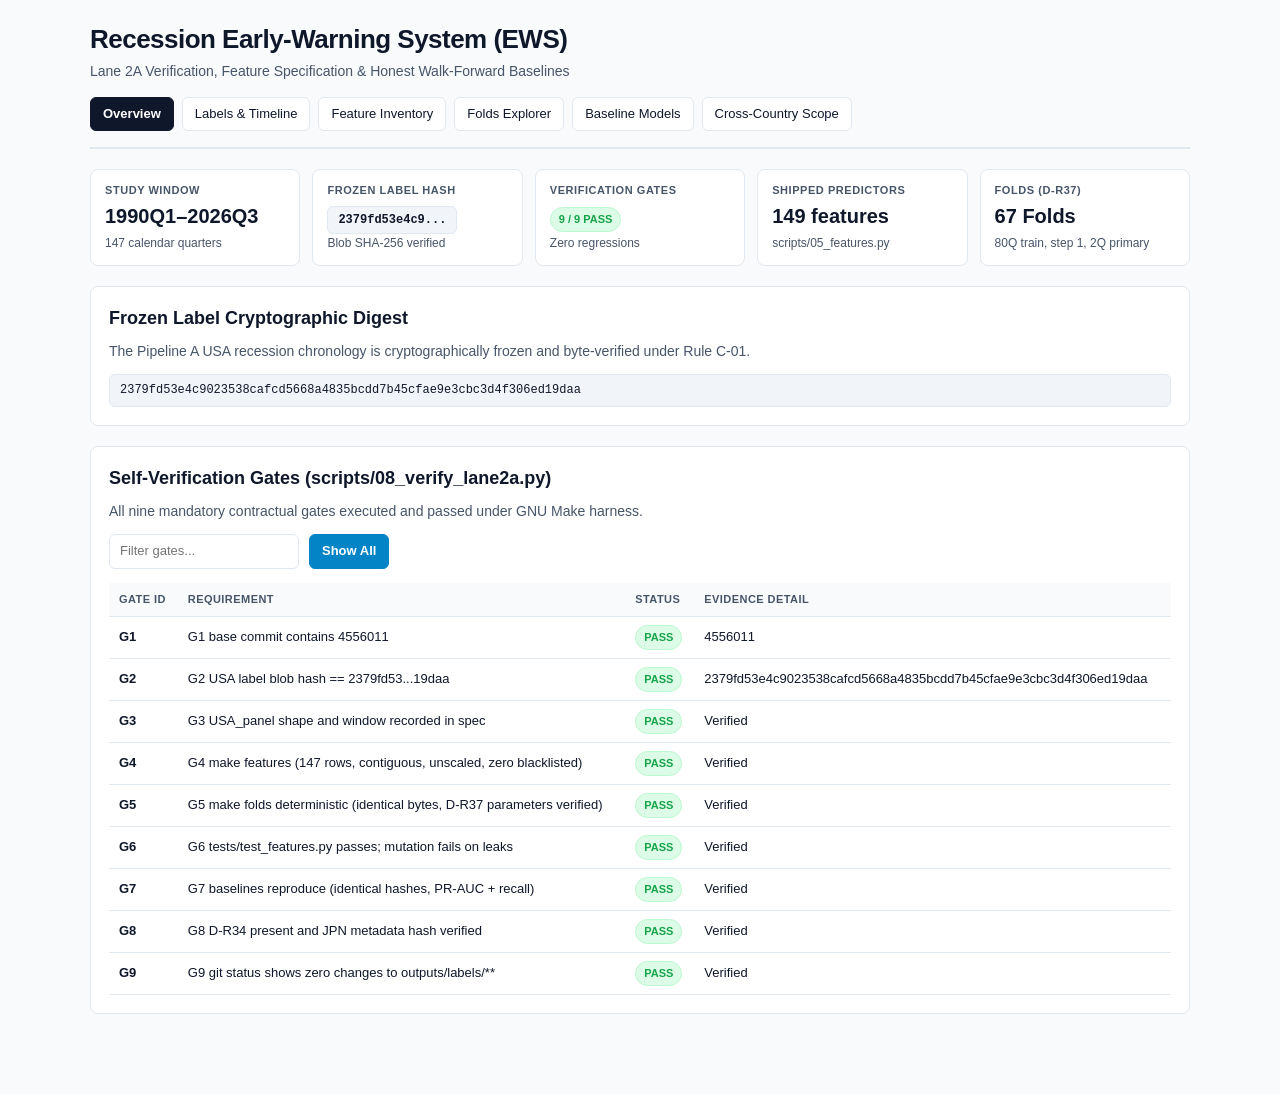
<file: site/index.html>
<!doctype html>
<html lang="en">
<head>
<meta charset="utf-8">
<meta name="viewport" content="width=device-width, initial-scale=1">
<title>Recession Early Warning — Overview</title>
<style>
:root {
  --bg: #f8fafc;
  --card: #ffffff;
  --ink: #0f172a;
  --muted: #475569;
  --line: #e2e8f0;
  --accent: #0284c7;
  --accent-soft: #e0f2fe;
  --accent-dark: #0369a1;
  --success: #16a34a;
  --success-soft: #dcfce7;
  --warn: #dc2626;
  --warn-soft: #fee2e2;
  --amber: #d97706;
  --amber-soft: #fef3c7;
}
* { box-sizing: border-box; }
html { scroll-behavior: smooth; }
body {
  margin: 0;
  background: var(--bg);
  color: var(--ink);
  font-family: -apple-system, BlinkMacSystemFont, "Segoe UI", Roboto, "Helvetica Neue", Arial, sans-serif;
  line-height: 1.55;
  -webkit-font-smoothing: antialiased;
}
a { color: var(--accent); text-decoration: none; font-weight: 500; }
a:hover { text-decoration: underline; }
.wrap { max-width: 1140px; margin: 0 auto; padding: 24px 20px 60px; }
header.top {
  border-bottom: 2px solid var(--line);
  padding-bottom: 16px;
  margin-bottom: 20px;
}
h1 { font-size: 26px; line-height: 1.2; margin: 0 0 6px; letter-spacing: -0.02em; }
.sub { color: var(--muted); font-size: 14px; margin: 0; }
.nav-bar {
  display: flex;
  flex-wrap: wrap;
  gap: 8px;
  margin-top: 14px;
}
.nav-bar a {
  padding: 6px 12px;
  border-radius: 6px;
  font-size: 13px;
  background: #fff;
  border: 1px solid var(--line);
  color: var(--ink);
}
.nav-bar a:hover { border-color: var(--accent); background: var(--accent-soft); }
.nav-bar a.active {
  background: var(--ink);
  border-color: var(--ink);
  color: #fff;
  font-weight: 600;
}
.kpis {
  display: grid;
  grid-template-columns: repeat(auto-fit, minmax(160px, 1fr));
  gap: 12px;
  margin: 20px 0;
}
.kpi {
  background: var(--card);
  border: 1px solid var(--line);
  border-radius: 8px;
  padding: 12px 14px;
}
.kpi .k {
  font-size: 11px;
  font-weight: 700;
  text-transform: uppercase;
  letter-spacing: 0.05em;
  color: var(--muted);
}
.kpi .v {
  font-size: 20px;
  font-weight: 700;
  margin-top: 2px;
  font-variant-numeric: tabular-nums;
  word-break: break-all;
}
.kpi .n { font-size: 12px; color: var(--muted); margin-top: 2px; }
.card {
  background: var(--card);
  border: 1px solid var(--line);
  border-radius: 8px;
  padding: 18px;
  margin-bottom: 20px;
}
.card h2 { font-size: 18px; margin: 0 0 8px; }
.card p { margin: 0 0 12px; font-size: 14px; color: var(--muted); }
.badge {
  display: inline-block;
  font-size: 11px;
  font-weight: 700;
  text-transform: uppercase;
  padding: 3px 8px;
  border-radius: 999px;
  border: 1px solid transparent;
}
.badge.ok { background: var(--success-soft); color: var(--success); border-color: #bbf7d0; }
.badge.warn { background: var(--warn-soft); color: var(--warn); border-color: #fecaca; }
.badge.info { background: var(--accent-soft); color: var(--accent-dark); border-color: #bae6fd; }
.badge.amber { background: var(--amber-soft); color: var(--amber); border-color: #fde68a; }
.controls {
  display: flex;
  flex-wrap: wrap;
  gap: 10px;
  align-items: center;
  margin-bottom: 14px;
}
.controls input, .controls select {
  font: inherit;
  font-size: 13px;
  padding: 6px 10px;
  border-radius: 6px;
  border: 1px solid var(--line);
  background: #fff;
  color: var(--ink);
}
.controls button, .btn {
  font: inherit;
  font-size: 13px;
  font-weight: 600;
  padding: 6px 12px;
  border-radius: 6px;
  border: 1px solid var(--line);
  background: #fff;
  color: var(--ink);
  cursor: pointer;
}
.controls button:hover, .btn:hover { border-color: var(--accent); background: var(--accent-soft); }
.controls button.active, .btn.active { background: var(--accent); color: #fff; border-color: var(--accent); }
.table-wrap { overflow-x: auto; margin-top: 10px; }
table { width: 100%; border-collapse: collapse; font-size: 13px; font-variant-numeric: tabular-nums; }
th, td { padding: 8px 10px; text-align: left; border-bottom: 1px solid var(--line); }
th { font-size: 11px; font-weight: 700; text-transform: uppercase; letter-spacing: 0.04em; color: var(--muted); background: #f8fafc; }
tr:hover td { background: #f8fafc; }
.hash-box {
  font-family: ui-monospace, SFMono-Regular, Menlo, Monaco, Consolas, monospace;
  font-size: 12px;
  background: #f1f5f9;
  padding: 6px 10px;
  border-radius: 6px;
  border: 1px solid var(--line);
  word-break: break-all;
}
svg text { font-family: -apple-system, BlinkMacSystemFont, "Segoe UI", Roboto, sans-serif; font-size: 11px; }
</style>
</head>
<body>
<div class="wrap">
  <header class="top">
    <div>
      <h1>Recession Early-Warning System (EWS)</h1>
      <p class="sub">Lane 2A Verification, Feature Specification & Honest Walk-Forward Baselines</p>
    </div>
    <nav class="nav-bar"><a href="index.html" class="active">Overview</a><a href="labels.html" class="">Labels & Timeline</a><a href="features.html" class="">Feature Inventory</a><a href="folds.html" class="">Folds Explorer</a><a href="baselines.html" class="">Baseline Models</a><a href="countries.html" class="">Cross-Country Scope</a></nav>
  </header>

  <div class="kpis">
    <div class="kpi">
      <div class="k">Study Window</div>
      <div class="v">1990Q1–2026Q3</div>
      <div class="n">147 calendar quarters</div>
    </div>
    <div class="kpi">
      <div class="k">Frozen Label Hash</div>
      <div class="v"><span class="hash-box" id="label-sha">2379fd53e4c9...</span></div>
      <div class="n">Blob SHA-256 verified</div>
    </div>
    <div class="kpi">
      <div class="k">Verification Gates</div>
      <div class="v"><span class="badge ok">9 / 9 PASS</span></div>
      <div class="n">Zero regressions</div>
    </div>
    <div class="kpi">
      <div class="k">Shipped Predictors</div>
      <div class="v">149 features</div>
      <div class="n">scripts/05_features.py</div>
    </div>
    <div class="kpi">
      <div class="k">Folds (D-R37)</div>
      <div class="v">67 Folds</div>
      <div class="n">80Q train, step 1, 2Q primary</div>
    </div>
  </div>

  <div class="card">
    <h2>Frozen Label Cryptographic Digest</h2>
    <p>The Pipeline A USA recession chronology is cryptographically frozen and byte-verified under Rule C-01.</p>
    <div class="hash-box" id="full-hash">2379fd53e4c9023538cafcd5668a4835bcdd7b45cfae9e3cbc3d4f306ed19daa</div>
  </div>

  <div class="card">
    <h2>Self-Verification Gates (scripts/08_verify_lane2a.py)</h2>
    <p>All nine mandatory contractual gates executed and passed under GNU Make harness.</p>
    <div class="controls">
      <input type="text" id="gate-search" placeholder="Filter gates...">
      <button id="toggle-filter" class="btn active">Show All</button>
    </div>
    <div class="table-wrap">
      <table id="gates-table">
        <thead>
          <tr>
            <th>Gate ID</th>
            <th>Requirement</th>
            <th>Status</th>
            <th>Evidence Detail</th>
          </tr>
        </thead>
        <tbody>
          <tr class="gate-row">
          <td><strong>G1</strong></td>
          <td>G1 base commit contains 4556011</td>
          <td><span class="badge ok">PASS</span></td>
          <td class="gate-desc">4556011</td>
        </tr><tr class="gate-row">
          <td><strong>G2</strong></td>
          <td>G2 USA label blob hash == 2379fd53...19daa</td>
          <td><span class="badge ok">PASS</span></td>
          <td class="gate-desc">2379fd53e4c9023538cafcd5668a4835bcdd7b45cfae9e3cbc3d4f306ed19daa</td>
        </tr><tr class="gate-row">
          <td><strong>G3</strong></td>
          <td>G3 USA_panel shape and window recorded in spec</td>
          <td><span class="badge ok">PASS</span></td>
          <td class="gate-desc">Verified</td>
        </tr><tr class="gate-row">
          <td><strong>G4</strong></td>
          <td>G4 make features (147 rows, contiguous, unscaled, zero blacklisted)</td>
          <td><span class="badge ok">PASS</span></td>
          <td class="gate-desc">Verified</td>
        </tr><tr class="gate-row">
          <td><strong>G5</strong></td>
          <td>G5 make folds deterministic (identical bytes, D-R37 parameters verified)</td>
          <td><span class="badge ok">PASS</span></td>
          <td class="gate-desc">Verified</td>
        </tr><tr class="gate-row">
          <td><strong>G6</strong></td>
          <td>G6 tests/test_features.py passes; mutation fails on leaks</td>
          <td><span class="badge ok">PASS</span></td>
          <td class="gate-desc">Verified</td>
        </tr><tr class="gate-row">
          <td><strong>G7</strong></td>
          <td>G7 baselines reproduce (identical hashes, PR-AUC + recall)</td>
          <td><span class="badge ok">PASS</span></td>
          <td class="gate-desc">Verified</td>
        </tr><tr class="gate-row">
          <td><strong>G8</strong></td>
          <td>G8 D-R34 present and JPN metadata hash verified</td>
          <td><span class="badge ok">PASS</span></td>
          <td class="gate-desc">Verified</td>
        </tr><tr class="gate-row">
          <td><strong>G9</strong></td>
          <td>G9 git status shows zero changes to outputs/labels/**</td>
          <td><span class="badge ok">PASS</span></td>
          <td class="gate-desc">Verified</td>
        </tr>
        </tbody>
      </table>
    </div>
  </div>
</div>

<script type="application/json" id="page-data">{"label_hash":"2379fd53e4c9023538cafcd5668a4835bcdd7b45cfae9e3cbc3d4f306ed19daa","n_features":149,"quarters":["1990Q1","1990Q2","1990Q3","1990Q4","1991Q1","1991Q2","1991Q3","1991Q4","1992Q1","1992Q2","1992Q3","1992Q4","1993Q1","1993Q2","1993Q3","1993Q4","1994Q1","1994Q2","1994Q3","1994Q4","1995Q1","1995Q2","1995Q3","1995Q4","1996Q1","1996Q2","1996Q3","1996Q4","1997Q1","1997Q2","1997Q3","1997Q4","1998Q1","1998Q2","1998Q3","1998Q4","1999Q1","1999Q2","1999Q3","1999Q4","2000Q1","2000Q2","2000Q3","2000Q4","2001Q1","2001Q2","2001Q3","2001Q4","2002Q1","2002Q2","2002Q3","2002Q4","2003Q1","2003Q2","2003Q3","2003Q4","2004Q1","2004Q2","2004Q3","2004Q4","2005Q1","2005Q2","2005Q3","2005Q4","2006Q1","2006Q2","2006Q3","2006Q4","2007Q1","2007Q2","2007Q3","2007Q4","2008Q1","2008Q2","2008Q3","2008Q4","2009Q1","2009Q2","2009Q3","2009Q4","2010Q1","2010Q2","2010Q3","2010Q4","2011Q1","2011Q2","2011Q3","2011Q4","2012Q1","2012Q2","2012Q3","2012Q4","2013Q1","2013Q2","2013Q3","2013Q4","2014Q1","2014Q2","2014Q3","2014Q4","2015Q1","2015Q2","2015Q3","2015Q4","2016Q1","2016Q2","2016Q3","2016Q4","2017Q1","2017Q2","2017Q3","2017Q4","2018Q1","2018Q2","2018Q3","2018Q4","2019Q1","2019Q2","2019Q3","2019Q4","2020Q1","2020Q2","2020Q3","2020Q4","2021Q1","2021Q2","2021Q3","2021Q4","2022Q1","2022Q2","2022Q3","2022Q4","2023Q1","2023Q2","2023Q3","2023Q4","2024Q1","2024Q2","2024Q3","2024Q4","2025Q1","2025Q2","2025Q3","2025Q4","2026Q1","2026Q2","2026Q3"],"gates":{"G1 base commit contains 4556011":{"status":"PASS","passed":true,"details":{"base_commit":"4556011","is_ancestor":true}},"G2 USA label blob hash == 2379fd53...19daa":{"status":"PASS","passed":true,"details":{"expected":"2379fd53e4c9023538cafcd5668a4835bcdd7b45cfae9e3cbc3d4f306ed19daa","actual":"2379fd53e4c9023538cafcd5668a4835bcdd7b45cfae9e3cbc3d4f306ed19daa"}},"G3 USA_panel shape and window recorded in spec":{"status":"PASS","passed":true,"details":{"n_rows":267,"n_cols":27,"start":"1960Q1","end":"2026Q3","spec_verified":true}},"G4 make features (147 rows, contiguous, unscaled, zero blacklisted)":{"status":"PASS","passed":true,"details":{"rows":147,"predictors":149}},"G5 make folds deterministic (identical bytes, D-R37 parameters verified)":{"status":"PASS","passed":true,"details":{"sha256":"cc4814be7e020d466d53e905961c46f5a2ccbe3a0b9197fd7b9e62eb0feb8719","horizons":["1","2","4"],"n_folds_2q":67,"approved":true,"decision":"D-R37"}},"G6 tests/test_features.py passes; mutation fails on leaks":{"status":"PASS","passed":true,"details":{"pytest_output":"......                                                                   [100%]","returncode":0}},"G7 baselines reproduce (identical hashes, PR-AUC + recall)":{"status":"PASS","passed":true,"details":{"csv_sha256":"e227e2543334dd6c11b43db9e6433fadb4eeccaacd8a7e64833647d07377af86","md_sha256":"9cfe616c6fde0b78676750d55b8d94a3dad12afa5a2878f7ccc667f1212b00ce","results":[{"horizon":"1Q","model":"majority","pr_auc":0.015385,"episode_recall":1.0,"episode_recall_05":0.0},{"horizon":"1Q","model":"term_spread","pr_auc":0.111111,"episode_recall":1.0,"episode_recall_05":0.0},{"horizon":"1Q","model":"plain_logistic","pr_auc":0.047619,"episode_recall":0.0,"episode_recall_05":0.0},{"horizon":"2Q","model":"majority","pr_auc":0.023562,"episode_recall":1.0,"episode_recall_05":0.0},{"horizon":"2Q","model":"term_spread","pr_auc":0.155556,"episode_recall":1.0,"episode_recall_05":0.0},{"horizon":"2Q","model":"plain_logistic","pr_auc":0.107955,"episode_recall":0.0,"episode_recall_05":0.0},{"horizon":"4Q","model":"majority","pr_auc":0.040995,"episode_recall":1.0,"episode_recall_05":0.0},{"horizon":"4Q","model":"term_spread","pr_auc":0.176804,"episode_recall":1.0,"episode_recall_05":1.0},{"horizon":"4Q","model":"plain_logistic","pr_auc":0.197276,"episode_recall":0.0,"episode_recall_05":0.0}]}},"G8 D-R34 present and JPN metadata hash verified":{"status":"PASS","passed":true,"details":{"dr34_present":true,"actual_json_hash":"3b74d3e63f4b6f19e15c372637c2f776e029903f710eba93c8a6cb395b99ed9a","doc_hash_match":true}},"G9 git status shows zero changes to outputs/labels/**":{"status":"PASS","passed":true,"details":{"clean":true,"status_output":""}}},"episodes":[{"episode_id":1,"peak":"1990Q2","trough":"1991Q1","duration":3,"depth_sd":1.447904,"diffusion":0.809524},{"episode_id":2,"peak":"2001Q1","trough":"2001Q4","duration":3,"depth_sd":0.666114,"diffusion":0.708333},{"episode_id":3,"peak":"2007Q4","trough":"2009Q2","duration":6,"depth_sd":6.220129,"diffusion":0.875},{"episode_id":4,"peak":"2019Q4","trough":"2020Q2","duration":2,"depth_sd":10.968622,"diffusion":0.9375}],"features":[{"name":"beai_copy_ACT_GDP_REAL__qoq_growth","source":"beai_copy_ACT_GDP_REAL","group":"BEAI Copy","lag":"1 Quarter (NA)","transform":"Growth","blacklisted":false},{"name":"beai_copy_ACT_GDP_REAL__yoy_growth","source":"beai_copy_ACT_GDP_REAL","group":"BEAI Copy","lag":"1 Quarter (NA)","transform":"Growth","blacklisted":false},{"name":"beai_copy_ACT_GDP_REAL__base_lag_1","source":"beai_copy_ACT_GDP_REAL","group":"BEAI Copy","lag":"1 Quarter (NA)","transform":"Growth","blacklisted":false},{"name":"beai_copy_ACT_GDP_REAL__base_lag_2","source":"beai_copy_ACT_GDP_REAL","group":"BEAI Copy","lag":"1 Quarter (NA)","transform":"Growth","blacklisted":false},{"name":"beai_copy_ACT_GDP_REAL__base_lag_4","source":"beai_copy_ACT_GDP_REAL","group":"BEAI Copy","lag":"1 Quarter (NA)","transform":"Growth","blacklisted":false},{"name":"beai_copy_ACT_GDP_REAL__rolling_mean_4q","source":"beai_copy_ACT_GDP_REAL","group":"BEAI Copy","lag":"1 Quarter (NA)","transform":"Growth","blacklisted":false},{"name":"beai_copy_ACT_GDP_REAL__rolling_volatility_4q","source":"beai_copy_ACT_GDP_REAL","group":"BEAI Copy","lag":"1 Quarter (NA)","transform":"Growth","blacklisted":false},{"name":"beai_copy_ACT_GDP_REAL__trend_4q","source":"beai_copy_ACT_GDP_REAL","group":"BEAI Copy","lag":"1 Quarter (NA)","transform":"Growth","blacklisted":false},{"name":"beai_copy_ACT_IP__qoq_growth","source":"beai_copy_ACT_IP","group":"BEAI Copy","lag":"1 Quarter (NA)","transform":"Growth","blacklisted":false},{"name":"beai_copy_ACT_IP__yoy_growth","source":"beai_copy_ACT_IP","group":"BEAI Copy","lag":"1 Quarter (NA)","transform":"Growth","blacklisted":false},{"name":"beai_copy_ACT_IP__base_lag_1","source":"beai_copy_ACT_IP","group":"BEAI Copy","lag":"1 Quarter (NA)","transform":"Growth","blacklisted":false},{"name":"beai_copy_ACT_IP__base_lag_2","source":"beai_copy_ACT_IP","group":"BEAI Copy","lag":"1 Quarter (NA)","transform":"Growth","blacklisted":false},{"name":"beai_copy_ACT_IP__base_lag_4","source":"beai_copy_ACT_IP","group":"BEAI Copy","lag":"1 Quarter (NA)","transform":"Growth","blacklisted":false},{"name":"beai_copy_ACT_IP__rolling_mean_4q","source":"beai_copy_ACT_IP","group":"BEAI Copy","lag":"1 Quarter (NA)","transform":"Growth","blacklisted":false},{"name":"beai_copy_ACT_IP__rolling_volatility_4q","source":"beai_copy_ACT_IP","group":"BEAI Copy","lag":"1 Quarter (NA)","transform":"Growth","blacklisted":false},{"name":"beai_copy_ACT_IP__trend_4q","source":"beai_copy_ACT_IP","group":"BEAI Copy","lag":"1 Quarter (NA)","transform":"Growth","blacklisted":false},{"name":"beai_copy_ACT_EMP__qoq_growth","source":"beai_copy_ACT_EMP","group":"BEAI Copy","lag":"1 Quarter (NA)","transform":"Growth","blacklisted":false},{"name":"beai_copy_ACT_EMP__yoy_growth","source":"beai_copy_ACT_EMP","group":"BEAI Copy","lag":"1 Quarter (NA)","transform":"Growth","blacklisted":false},{"name":"beai_copy_ACT_EMP__base_lag_1","source":"beai_copy_ACT_EMP","group":"BEAI Copy","lag":"1 Quarter (NA)","transform":"Growth","blacklisted":false},{"name":"beai_copy_ACT_EMP__base_lag_2","source":"beai_copy_ACT_EMP","group":"BEAI Copy","lag":"1 Quarter (NA)","transform":"Growth","blacklisted":false},{"name":"beai_copy_ACT_EMP__base_lag_4","source":"beai_copy_ACT_EMP","group":"BEAI Copy","lag":"1 Quarter (NA)","transform":"Growth","blacklisted":false},{"name":"beai_copy_ACT_EMP__rolling_mean_4q","source":"beai_copy_ACT_EMP","group":"BEAI Copy","lag":"1 Quarter (NA)","transform":"Growth","blacklisted":false},{"name":"beai_copy_ACT_EMP__rolling_volatility_4q","source":"beai_copy_ACT_EMP","group":"BEAI Copy","lag":"1 Quarter (NA)","transform":"Growth","blacklisted":false},{"name":"beai_copy_ACT_EMP__trend_4q","source":"beai_copy_ACT_EMP","group":"BEAI Copy","lag":"1 Quarter (NA)","transform":"Growth","blacklisted":false},{"name":"beai_copy_ACT_HOURS__qoq_growth","source":"beai_copy_ACT_HOURS","group":"BEAI Copy","lag":"1 Quarter (NA)","transform":"Growth","blacklisted":false},{"name":"beai_copy_ACT_HOURS__yoy_growth","source":"beai_copy_ACT_HOURS","group":"BEAI Copy","lag":"1 Quarter (NA)","transform":"Growth","blacklisted":false},{"name":"beai_copy_ACT_HOURS__base_lag_1","source":"beai_copy_ACT_HOURS","group":"BEAI Copy","lag":"1 Quarter (NA)","transform":"Growth","blacklisted":false},{"name":"beai_copy_ACT_HOURS__base_lag_2","source":"beai_copy_ACT_HOURS","group":"BEAI Copy","lag":"1 Quarter (NA)","transform":"Growth","blacklisted":false},{"name":"beai_copy_ACT_HOURS__base_lag_4","source":"beai_copy_ACT_HOURS","group":"BEAI Copy","lag":"1 Quarter (NA)","transform":"Growth","blacklisted":false},{"name":"beai_copy_ACT_HOURS__rolling_mean_4q","source":"beai_copy_ACT_HOURS","group":"BEAI Copy","lag":"1 Quarter (NA)","transform":"Growth","blacklisted":false},{"name":"beai_copy_ACT_HOURS__rolling_volatility_4q","source":"beai_copy_ACT_HOURS","group":"BEAI Copy","lag":"1 Quarter (NA)","transform":"Growth","blacklisted":false},{"name":"beai_copy_ACT_HOURS__trend_4q","source":"beai_copy_ACT_HOURS","group":"BEAI Copy","lag":"1 Quarter (NA)","transform":"Growth","blacklisted":false},{"name":"beai_copy_ACT_RINC__qoq_growth","source":"beai_copy_ACT_RINC","group":"BEAI Copy","lag":"1 Quarter (NA)","transform":"Growth","blacklisted":false},{"name":"beai_copy_ACT_RINC__yoy_growth","source":"beai_copy_ACT_RINC","group":"BEAI Copy","lag":"1 Quarter (NA)","transform":"Growth","blacklisted":false},{"name":"beai_copy_ACT_RINC__base_lag_1","source":"beai_copy_ACT_RINC","group":"BEAI Copy","lag":"1 Quarter (NA)","transform":"Growth","blacklisted":false},{"name":"beai_copy_ACT_RINC__base_lag_2","source":"beai_copy_ACT_RINC","group":"BEAI Copy","lag":"1 Quarter (NA)","transform":"Growth","blacklisted":false},{"name":"beai_copy_ACT_RINC__base_lag_4","source":"beai_copy_ACT_RINC","group":"BEAI Copy","lag":"1 Quarter (NA)","transform":"Growth","blacklisted":false},{"name":"beai_copy_ACT_RINC__rolling_mean_4q","source":"beai_copy_ACT_RINC","group":"BEAI Copy","lag":"1 Quarter (NA)","transform":"Growth","blacklisted":false},{"name":"beai_copy_ACT_RINC__rolling_volatility_4q","source":"beai_copy_ACT_RINC","group":"BEAI Copy","lag":"1 Quarter (NA)","transform":"Growth","blacklisted":false},{"name":"beai_copy_ACT_RINC__trend_4q","source":"beai_copy_ACT_RINC","group":"BEAI Copy","lag":"1 Quarter (NA)","transform":"Growth","blacklisted":false},{"name":"beai_copy_ACT_CONS__qoq_growth","source":"beai_copy_ACT_CONS","group":"BEAI Copy","lag":"1 Quarter (NA)","transform":"Growth","blacklisted":false},{"name":"beai_copy_ACT_CONS__yoy_growth","source":"beai_copy_ACT_CONS","group":"BEAI Copy","lag":"1 Quarter (NA)","transform":"Growth","blacklisted":false},{"name":"beai_copy_ACT_CONS__base_lag_1","source":"beai_copy_ACT_CONS","group":"BEAI Copy","lag":"1 Quarter (NA)","transform":"Growth","blacklisted":false},{"name":"beai_copy_ACT_CONS__base_lag_2","source":"beai_copy_ACT_CONS","group":"BEAI Copy","lag":"1 Quarter (NA)","transform":"Growth","blacklisted":false},{"name":"beai_copy_ACT_CONS__base_lag_4","source":"beai_copy_ACT_CONS","group":"BEAI Copy","lag":"1 Quarter (NA)","transform":"Growth","blacklisted":false},{"name":"beai_copy_ACT_CONS__rolling_mean_4q","source":"beai_copy_ACT_CONS","group":"BEAI Copy","lag":"1 Quarter (NA)","transform":"Growth","blacklisted":false},{"name":"beai_copy_ACT_CONS__rolling_volatility_4q","source":"beai_copy_ACT_CONS","group":"BEAI Copy","lag":"1 Quarter (NA)","transform":"Growth","blacklisted":false},{"name":"beai_copy_ACT_CONS__trend_4q","source":"beai_copy_ACT_CONS","group":"BEAI Copy","lag":"1 Quarter (NA)","transform":"Growth","blacklisted":false},{"name":"beai_copy_ACT_RETAIL__qoq_growth","source":"beai_copy_ACT_RETAIL","group":"BEAI Copy","lag":"1 Quarter (NA)","transform":"Growth","blacklisted":false},{"name":"beai_copy_ACT_RETAIL__yoy_growth","source":"beai_copy_ACT_RETAIL","group":"BEAI Copy","lag":"1 Quarter (NA)","transform":"Growth","blacklisted":false},{"name":"beai_copy_ACT_RETAIL__base_lag_1","source":"beai_copy_ACT_RETAIL","group":"BEAI Copy","lag":"1 Quarter (NA)","transform":"Growth","blacklisted":false},{"name":"beai_copy_ACT_RETAIL__base_lag_2","source":"beai_copy_ACT_RETAIL","group":"BEAI Copy","lag":"1 Quarter (NA)","transform":"Growth","blacklisted":false},{"name":"beai_copy_ACT_RETAIL__base_lag_4","source":"beai_copy_ACT_RETAIL","group":"BEAI Copy","lag":"1 Quarter (NA)","transform":"Growth","blacklisted":false},{"name":"beai_copy_ACT_RETAIL__rolling_mean_4q","source":"beai_copy_ACT_RETAIL","group":"BEAI Copy","lag":"1 Quarter (NA)","transform":"Growth","blacklisted":false},{"name":"beai_copy_ACT_RETAIL__rolling_volatility_4q","source":"beai_copy_ACT_RETAIL","group":"BEAI Copy","lag":"1 Quarter (NA)","transform":"Growth","blacklisted":false},{"name":"beai_copy_ACT_RETAIL__trend_4q","source":"beai_copy_ACT_RETAIL","group":"BEAI Copy","lag":"1 Quarter (NA)","transform":"Growth","blacklisted":false},{"name":"beai_copy_ACT_INV__qoq_growth","source":"beai_copy_ACT_INV","group":"BEAI Copy","lag":"1 Quarter (NA)","transform":"Growth","blacklisted":false},{"name":"beai_copy_ACT_INV__yoy_growth","source":"beai_copy_ACT_INV","group":"BEAI Copy","lag":"1 Quarter (NA)","transform":"Growth","blacklisted":false},{"name":"beai_copy_ACT_INV__base_lag_1","source":"beai_copy_ACT_INV","group":"BEAI Copy","lag":"1 Quarter (NA)","transform":"Growth","blacklisted":false},{"name":"beai_copy_ACT_INV__base_lag_2","source":"beai_copy_ACT_INV","group":"BEAI Copy","lag":"1 Quarter (NA)","transform":"Growth","blacklisted":false},{"name":"beai_copy_ACT_INV__base_lag_4","source":"beai_copy_ACT_INV","group":"BEAI Copy","lag":"1 Quarter (NA)","transform":"Growth","blacklisted":false},{"name":"beai_copy_ACT_INV__rolling_mean_4q","source":"beai_copy_ACT_INV","group":"BEAI Copy","lag":"1 Quarter (NA)","transform":"Growth","blacklisted":false},{"name":"beai_copy_ACT_INV__rolling_volatility_4q","source":"beai_copy_ACT_INV","group":"BEAI Copy","lag":"1 Quarter (NA)","transform":"Growth","blacklisted":false},{"name":"beai_copy_ACT_INV__trend_4q","source":"beai_copy_ACT_INV","group":"BEAI Copy","lag":"1 Quarter (NA)","transform":"Growth","blacklisted":false},{"name":"FIN_CREDIT_GDP__level","source":"FIN_CREDIT_GDP","group":"Financial","lag":"0 Days (Market)","transform":"Level","blacklisted":false},{"name":"FIN_CREDIT_GDP__change_4q","source":"FIN_CREDIT_GDP","group":"Financial","lag":"0 Days (Market)","transform":"Level","blacklisted":false},{"name":"FIN_CREDIT_GDP__change_8q","source":"FIN_CREDIT_GDP","group":"Financial","lag":"0 Days (Market)","transform":"Level","blacklisted":false},{"name":"FIN_CREDIT_GDP__base_lag_1","source":"FIN_CREDIT_GDP","group":"Financial","lag":"0 Days (Market)","transform":"Level","blacklisted":false},{"name":"FIN_CREDIT_GDP__base_lag_2","source":"FIN_CREDIT_GDP","group":"Financial","lag":"0 Days (Market)","transform":"Level","blacklisted":false},{"name":"FIN_CREDIT_GDP__base_lag_4","source":"FIN_CREDIT_GDP","group":"Financial","lag":"0 Days (Market)","transform":"Level","blacklisted":false},{"name":"FIN_CREDIT_GDP__rolling_mean_4q","source":"FIN_CREDIT_GDP","group":"Financial","lag":"0 Days (Market)","transform":"Level","blacklisted":false},{"name":"FIN_CREDIT_GDP__rolling_volatility_4q","source":"FIN_CREDIT_GDP","group":"Financial","lag":"0 Days (Market)","transform":"Level","blacklisted":false},{"name":"FIN_EQUITY__qoq_log_change","source":"FIN_EQUITY","group":"Financial","lag":"0 Days (Market)","transform":"Level","blacklisted":false},{"name":"FIN_EQUITY__yoy_log_change","source":"FIN_EQUITY","group":"Financial","lag":"0 Days (Market)","transform":"Level","blacklisted":false},{"name":"FIN_EQUITY__base_lag_1","source":"FIN_EQUITY","group":"Financial","lag":"0 Days (Market)","transform":"Level","blacklisted":false},{"name":"FIN_EQUITY__base_lag_2","source":"FIN_EQUITY","group":"Financial","lag":"0 Days (Market)","transform":"Level","blacklisted":false},{"name":"FIN_EQUITY__base_lag_4","source":"FIN_EQUITY","group":"Financial","lag":"0 Days (Market)","transform":"Level","blacklisted":false},{"name":"FIN_EQUITY__rolling_mean_4q","source":"FIN_EQUITY","group":"Financial","lag":"0 Days (Market)","transform":"Level","blacklisted":false},{"name":"FIN_EQUITY__rolling_volatility_4q","source":"FIN_EQUITY","group":"Financial","lag":"0 Days (Market)","transform":"Level","blacklisted":false},{"name":"FIN_HOUSEPRICE_CS__qoq_log_change","source":"FIN_HOUSEPRICE_CS","group":"Financial","lag":"0 Days (Market)","transform":"Level","blacklisted":false},{"name":"FIN_HOUSEPRICE_CS__yoy_log_change","source":"FIN_HOUSEPRICE_CS","group":"Financial","lag":"0 Days (Market)","transform":"Level","blacklisted":false},{"name":"FIN_HOUSEPRICE_CS__base_lag_1","source":"FIN_HOUSEPRICE_CS","group":"Financial","lag":"0 Days (Market)","transform":"Level","blacklisted":false},{"name":"FIN_HOUSEPRICE_CS__base_lag_2","source":"FIN_HOUSEPRICE_CS","group":"Financial","lag":"0 Days (Market)","transform":"Level","blacklisted":false},{"name":"FIN_HOUSEPRICE_CS__base_lag_4","source":"FIN_HOUSEPRICE_CS","group":"Financial","lag":"0 Days (Market)","transform":"Level","blacklisted":false},{"name":"FIN_HOUSEPRICE_CS__rolling_mean_4q","source":"FIN_HOUSEPRICE_CS","group":"Financial","lag":"0 Days (Market)","transform":"Level","blacklisted":false},{"name":"FIN_HOUSEPRICE_CS__rolling_volatility_4q","source":"FIN_HOUSEPRICE_CS","group":"Financial","lag":"0 Days (Market)","transform":"Level","blacklisted":false},{"name":"FIN_HOUSEPRICE_BIS__qoq_log_change","source":"FIN_HOUSEPRICE_BIS","group":"Financial","lag":"0 Days (Market)","transform":"Level","blacklisted":false},{"name":"FIN_HOUSEPRICE_BIS__yoy_log_change","source":"FIN_HOUSEPRICE_BIS","group":"Financial","lag":"0 Days (Market)","transform":"Level","blacklisted":false},{"name":"FIN_HOUSEPRICE_BIS__base_lag_1","source":"FIN_HOUSEPRICE_BIS","group":"Financial","lag":"0 Days (Market)","transform":"Level","blacklisted":false},{"name":"FIN_HOUSEPRICE_BIS__base_lag_2","source":"FIN_HOUSEPRICE_BIS","group":"Financial","lag":"0 Days (Market)","transform":"Level","blacklisted":false},{"name":"FIN_HOUSEPRICE_BIS__base_lag_4","source":"FIN_HOUSEPRICE_BIS","group":"Financial","lag":"0 Days (Market)","transform":"Level","blacklisted":false},{"name":"FIN_HOUSEPRICE_BIS__rolling_mean_4q","source":"FIN_HOUSEPRICE_BIS","group":"Financial","lag":"0 Days (Market)","transform":"Level","blacklisted":false},{"name":"FIN_HOUSEPRICE_BIS__rolling_volatility_4q","source":"FIN_HOUSEPRICE_BIS","group":"Financial","lag":"0 Days (Market)","transform":"Level","blacklisted":false},{"name":"FIN_LONG__level","source":"FIN_LONG","group":"Financial","lag":"0 Days (Market)","transform":"Level","blacklisted":false},{"name":"FIN_LONG__change_4q","source":"FIN_LONG","group":"Financial","lag":"0 Days (Market)","transform":"Level","blacklisted":false},{"name":"FIN_LONG__base_lag_1","source":"FIN_LONG","group":"Financial","lag":"0 Days (Market)","transform":"Level","blacklisted":false},{"name":"FIN_LONG__base_lag_2","source":"FIN_LONG","group":"Financial","lag":"0 Days (Market)","transform":"Level","blacklisted":false},{"name":"FIN_LONG__base_lag_4","source":"FIN_LONG","group":"Financial","lag":"0 Days (Market)","transform":"Level","blacklisted":false},{"name":"FIN_LONG__rolling_mean_4q","source":"FIN_LONG","group":"Financial","lag":"0 Days (Market)","transform":"Level","blacklisted":false},{"name":"FIN_LONG__rolling_volatility_4q","source":"FIN_LONG","group":"Financial","lag":"0 Days (Market)","transform":"Level","blacklisted":false},{"name":"FIN_POLICY__level","source":"FIN_POLICY","group":"Financial","lag":"0 Days (Market)","transform":"Level","blacklisted":false},{"name":"FIN_POLICY__change_4q","source":"FIN_POLICY","group":"Financial","lag":"0 Days (Market)","transform":"Level","blacklisted":false},{"name":"FIN_POLICY__base_lag_1","source":"FIN_POLICY","group":"Financial","lag":"0 Days (Market)","transform":"Level","blacklisted":false},{"name":"FIN_POLICY__base_lag_2","source":"FIN_POLICY","group":"Financial","lag":"0 Days (Market)","transform":"Level","blacklisted":false},{"name":"FIN_POLICY__base_lag_4","source":"FIN_POLICY","group":"Financial","lag":"0 Days (Market)","transform":"Level","blacklisted":false},{"name":"FIN_POLICY__rolling_mean_4q","source":"FIN_POLICY","group":"Financial","lag":"0 Days (Market)","transform":"Level","blacklisted":false},{"name":"FIN_POLICY__rolling_volatility_4q","source":"FIN_POLICY","group":"Financial","lag":"0 Days (Market)","transform":"Level","blacklisted":false},{"name":"FIN_SHORT__level","source":"FIN_SHORT","group":"Financial","lag":"0 Days (Market)","transform":"Level","blacklisted":false},{"name":"FIN_SHORT__change_4q","source":"FIN_SHORT","group":"Financial","lag":"0 Days (Market)","transform":"Level","blacklisted":false},{"name":"FIN_SHORT__base_lag_1","source":"FIN_SHORT","group":"Financial","lag":"0 Days (Market)","transform":"Level","blacklisted":false},{"name":"FIN_SHORT__base_lag_2","source":"FIN_SHORT","group":"Financial","lag":"0 Days (Market)","transform":"Level","blacklisted":false},{"name":"FIN_SHORT__base_lag_4","source":"FIN_SHORT","group":"Financial","lag":"0 Days (Market)","transform":"Level","blacklisted":false},{"name":"FIN_SHORT__rolling_mean_4q","source":"FIN_SHORT","group":"Financial","lag":"0 Days (Market)","transform":"Level","blacklisted":false},{"name":"FIN_SHORT__rolling_volatility_4q","source":"FIN_SHORT","group":"Financial","lag":"0 Days (Market)","transform":"Level","blacklisted":false},{"name":"LAB_UNEMP__level","source":"LAB_UNEMP","group":"Labor & Prices","lag":"6 Weeks (Monthly)","transform":"Rate / Inflation","blacklisted":false},{"name":"LAB_UNEMP__change_4q","source":"LAB_UNEMP","group":"Labor & Prices","lag":"6 Weeks (Monthly)","transform":"Rate / Inflation","blacklisted":false},{"name":"LAB_UNEMP__base_lag_1","source":"LAB_UNEMP","group":"Labor & Prices","lag":"6 Weeks (Monthly)","transform":"Rate / Inflation","blacklisted":false},{"name":"LAB_UNEMP__base_lag_2","source":"LAB_UNEMP","group":"Labor & Prices","lag":"6 Weeks (Monthly)","transform":"Rate / Inflation","blacklisted":false},{"name":"LAB_UNEMP__base_lag_4","source":"LAB_UNEMP","group":"Labor & Prices","lag":"6 Weeks (Monthly)","transform":"Rate / Inflation","blacklisted":false},{"name":"LAB_UNEMP__rolling_mean_4q","source":"LAB_UNEMP","group":"Labor & Prices","lag":"6 Weeks (Monthly)","transform":"Rate / Inflation","blacklisted":false},{"name":"LAB_UNEMP__rolling_volatility_4q","source":"LAB_UNEMP","group":"Labor & Prices","lag":"6 Weeks (Monthly)","transform":"Rate / Inflation","blacklisted":false},{"name":"PRC_CPI__qoq_log_change","source":"PRC_CPI","group":"Labor & Prices","lag":"6 Weeks (Monthly)","transform":"Rate / Inflation","blacklisted":false},{"name":"PRC_CPI__yoy_log_change","source":"PRC_CPI","group":"Labor & Prices","lag":"6 Weeks (Monthly)","transform":"Rate / Inflation","blacklisted":false},{"name":"PRC_CPI__base_lag_1","source":"PRC_CPI","group":"Labor & Prices","lag":"6 Weeks (Monthly)","transform":"Rate / Inflation","blacklisted":false},{"name":"PRC_CPI__base_lag_2","source":"PRC_CPI","group":"Labor & Prices","lag":"6 Weeks (Monthly)","transform":"Rate / Inflation","blacklisted":false},{"name":"PRC_CPI__base_lag_4","source":"PRC_CPI","group":"Labor & Prices","lag":"6 Weeks (Monthly)","transform":"Rate / Inflation","blacklisted":false},{"name":"PRC_CPI__rolling_mean_4q","source":"PRC_CPI","group":"Labor & Prices","lag":"6 Weeks (Monthly)","transform":"Rate / Inflation","blacklisted":false},{"name":"PRC_CPI__rolling_volatility_4q","source":"PRC_CPI","group":"Labor & Prices","lag":"6 Weeks (Monthly)","transform":"Rate / Inflation","blacklisted":false},{"name":"SEN_BCI__level","source":"SEN_BCI","group":"Survey","lag":"4 Weeks (Survey)","transform":"Index Level","blacklisted":false},{"name":"SEN_BCI__change_4q","source":"SEN_BCI","group":"Survey","lag":"4 Weeks (Survey)","transform":"Index Level","blacklisted":false},{"name":"SEN_BCI__base_lag_1","source":"SEN_BCI","group":"Survey","lag":"4 Weeks (Survey)","transform":"Index Level","blacklisted":false},{"name":"SEN_BCI__base_lag_2","source":"SEN_BCI","group":"Survey","lag":"4 Weeks (Survey)","transform":"Index Level","blacklisted":false},{"name":"SEN_BCI__base_lag_4","source":"SEN_BCI","group":"Survey","lag":"4 Weeks (Survey)","transform":"Index Level","blacklisted":false},{"name":"SEN_BCI__rolling_mean_4q","source":"SEN_BCI","group":"Survey","lag":"4 Weeks (Survey)","transform":"Index Level","blacklisted":false},{"name":"SEN_BCI__rolling_volatility_4q","source":"SEN_BCI","group":"Survey","lag":"4 Weeks (Survey)","transform":"Index Level","blacklisted":false},{"name":"SEN_CCI__level","source":"SEN_CCI","group":"Survey","lag":"4 Weeks (Survey)","transform":"Index Level","blacklisted":false},{"name":"SEN_CCI__change_4q","source":"SEN_CCI","group":"Survey","lag":"4 Weeks (Survey)","transform":"Index Level","blacklisted":false},{"name":"SEN_CCI__base_lag_1","source":"SEN_CCI","group":"Survey","lag":"4 Weeks (Survey)","transform":"Index Level","blacklisted":false},{"name":"SEN_CCI__base_lag_2","source":"SEN_CCI","group":"Survey","lag":"4 Weeks (Survey)","transform":"Index Level","blacklisted":false},{"name":"SEN_CCI__base_lag_4","source":"SEN_CCI","group":"Survey","lag":"4 Weeks (Survey)","transform":"Index Level","blacklisted":false},{"name":"SEN_CCI__rolling_mean_4q","source":"SEN_CCI","group":"Survey","lag":"4 Weeks (Survey)","transform":"Index Level","blacklisted":false},{"name":"SEN_CCI__rolling_volatility_4q","source":"SEN_CCI","group":"Survey","lag":"4 Weeks (Survey)","transform":"Index Level","blacklisted":false},{"name":"FIN_SLOPE__level","source":"FIN_SLOPE","group":"Derived Spread","lag":"0 Days (Market)","transform":"Spread (10Y-3M)","blacklisted":false},{"name":"FIN_SLOPE__change_4q","source":"FIN_SLOPE","group":"Derived Spread","lag":"0 Days (Market)","transform":"Spread (10Y-3M)","blacklisted":false},{"name":"FIN_SLOPE__base_lag_1","source":"FIN_SLOPE","group":"Derived Spread","lag":"0 Days (Market)","transform":"Spread (10Y-3M)","blacklisted":false},{"name":"FIN_SLOPE__base_lag_2","source":"FIN_SLOPE","group":"Derived Spread","lag":"0 Days (Market)","transform":"Spread (10Y-3M)","blacklisted":false},{"name":"FIN_SLOPE__base_lag_4","source":"FIN_SLOPE","group":"Derived Spread","lag":"0 Days (Market)","transform":"Spread (10Y-3M)","blacklisted":false},{"name":"FIN_SLOPE__rolling_mean_4q","source":"FIN_SLOPE","group":"Derived Spread","lag":"0 Days (Market)","transform":"Spread (10Y-3M)","blacklisted":false},{"name":"FIN_SLOPE__rolling_volatility_4q","source":"FIN_SLOPE","group":"Derived Spread","lag":"0 Days (Market)","transform":"Spread (10Y-3M)","blacklisted":false},{"name":"factor","source":"Pipeline A","group":"Blacklist Demo","lag":"Ex-post","transform":"Coincident Factor","blacklisted":true},{"name":"level","source":"Pipeline A","group":"Blacklist Demo","lag":"Ex-post","transform":"Integrated Index","blacklisted":true},{"name":"R","source":"Pipeline A","group":"Blacklist Demo","lag":"Ex-post","transform":"Target Label","blacklisted":true},{"name":"USA.NBER.Q","source":"NBER","group":"Blacklist Demo","lag":"Ex-post","transform":"Chronology Benchmark","blacklisted":true}],"folds":{"1":[{"train_start":"1990Q1","train_end":"2009Q3","test_start":"2010Q1","test_end":"2010Q1","purge_quarters":1,"train_quarters":79},{"train_start":"1990Q1","train_end":"2009Q4","test_start":"2010Q2","test_end":"2010Q2","purge_quarters":1,"train_quarters":80},{"train_start":"1990Q1","train_end":"2010Q1","test_start":"2010Q3","test_end":"2010Q3","purge_quarters":1,"train_quarters":81},{"train_start":"1990Q1","train_end":"2010Q2","test_start":"2010Q4","test_end":"2010Q4","purge_quarters":1,"train_quarters":82},{"train_start":"1990Q1","train_end":"2010Q3","test_start":"2011Q1","test_end":"2011Q1","purge_quarters":1,"train_quarters":83},{"train_start":"1990Q1","train_end":"2010Q4","test_start":"2011Q2","test_end":"2011Q2","purge_quarters":1,"train_quarters":84},{"train_start":"1990Q1","train_end":"2011Q1","test_start":"2011Q3","test_end":"2011Q3","purge_quarters":1,"train_quarters":85},{"train_start":"1990Q1","train_end":"2011Q2","test_start":"2011Q4","test_end":"2011Q4","purge_quarters":1,"train_quarters":86},{"train_start":"1990Q1","train_end":"2011Q3","test_start":"2012Q1","test_end":"2012Q1","purge_quarters":1,"train_quarters":87},{"train_start":"1990Q1","train_end":"2011Q4","test_start":"2012Q2","test_end":"2012Q2","purge_quarters":1,"train_quarters":88},{"train_start":"1990Q1","train_end":"2012Q1","test_start":"2012Q3","test_end":"2012Q3","purge_quarters":1,"train_quarters":89},{"train_start":"1990Q1","train_end":"2012Q2","test_start":"2012Q4","test_end":"2012Q4","purge_quarters":1,"train_quarters":90},{"train_start":"1990Q1","train_end":"2012Q3","test_start":"2013Q1","test_end":"2013Q1","purge_quarters":1,"train_quarters":91},{"train_start":"1990Q1","train_end":"2012Q4","test_start":"2013Q2","test_end":"2013Q2","purge_quarters":1,"train_quarters":92},{"train_start":"1990Q1","train_end":"2013Q1","test_start":"2013Q3","test_end":"2013Q3","purge_quarters":1,"train_quarters":93},{"train_start":"1990Q1","train_end":"2013Q2","test_start":"2013Q4","test_end":"2013Q4","purge_quarters":1,"train_quarters":94},{"train_start":"1990Q1","train_end":"2013Q3","test_start":"2014Q1","test_end":"2014Q1","purge_quarters":1,"train_quarters":95},{"train_start":"1990Q1","train_end":"2013Q4","test_start":"2014Q2","test_end":"2014Q2","purge_quarters":1,"train_quarters":96},{"train_start":"1990Q1","train_end":"2014Q1","test_start":"2014Q3","test_end":"2014Q3","purge_quarters":1,"train_quarters":97},{"train_start":"1990Q1","train_end":"2014Q2","test_start":"2014Q4","test_end":"2014Q4","purge_quarters":1,"train_quarters":98},{"train_start":"1990Q1","train_end":"2014Q3","test_start":"2015Q1","test_end":"2015Q1","purge_quarters":1,"train_quarters":99},{"train_start":"1990Q1","train_end":"2014Q4","test_start":"2015Q2","test_end":"2015Q2","purge_quarters":1,"train_quarters":100},{"train_start":"1990Q1","train_end":"2015Q1","test_start":"2015Q3","test_end":"2015Q3","purge_quarters":1,"train_quarters":101},{"train_start":"1990Q1","train_end":"2015Q2","test_start":"2015Q4","test_end":"2015Q4","purge_quarters":1,"train_quarters":102},{"train_start":"1990Q1","train_end":"2015Q3","test_start":"2016Q1","test_end":"2016Q1","purge_quarters":1,"train_quarters":103},{"train_start":"1990Q1","train_end":"2015Q4","test_start":"2016Q2","test_end":"2016Q2","purge_quarters":1,"train_quarters":104},{"train_start":"1990Q1","train_end":"2016Q1","test_start":"2016Q3","test_end":"2016Q3","purge_quarters":1,"train_quarters":105},{"train_start":"1990Q1","train_end":"2016Q2","test_start":"2016Q4","test_end":"2016Q4","purge_quarters":1,"train_quarters":106},{"train_start":"1990Q1","train_end":"2016Q3","test_start":"2017Q1","test_end":"2017Q1","purge_quarters":1,"train_quarters":107},{"train_start":"1990Q1","train_end":"2016Q4","test_start":"2017Q2","test_end":"2017Q2","purge_quarters":1,"train_quarters":108},{"train_start":"1990Q1","train_end":"2017Q1","test_start":"2017Q3","test_end":"2017Q3","purge_quarters":1,"train_quarters":109},{"train_start":"1990Q1","train_end":"2017Q2","test_start":"2017Q4","test_end":"2017Q4","purge_quarters":1,"train_quarters":110},{"train_start":"1990Q1","train_end":"2017Q3","test_start":"2018Q1","test_end":"2018Q1","purge_quarters":1,"train_quarters":111},{"train_start":"1990Q1","train_end":"2017Q4","test_start":"2018Q2","test_end":"2018Q2","purge_quarters":1,"train_quarters":112},{"train_start":"1990Q1","train_end":"2018Q1","test_start":"2018Q3","test_end":"2018Q3","purge_quarters":1,"train_quarters":113},{"train_start":"1990Q1","train_end":"2018Q2","test_start":"2018Q4","test_end":"2018Q4","purge_quarters":1,"train_quarters":114},{"train_start":"1990Q1","train_end":"2018Q3","test_start":"2019Q1","test_end":"2019Q1","purge_quarters":1,"train_quarters":115},{"train_start":"1990Q1","train_end":"2018Q4","test_start":"2019Q2","test_end":"2019Q2","purge_quarters":1,"train_quarters":116},{"train_start":"1990Q1","train_end":"2019Q1","test_start":"2019Q3","test_end":"2019Q3","purge_quarters":1,"train_quarters":117},{"train_start":"1990Q1","train_end":"2019Q2","test_start":"2019Q4","test_end":"2019Q4","purge_quarters":1,"train_quarters":118},{"train_start":"1990Q1","train_end":"2019Q3","test_start":"2020Q1","test_end":"2020Q1","purge_quarters":1,"train_quarters":119},{"train_start":"1990Q1","train_end":"2019Q4","test_start":"2020Q2","test_end":"2020Q2","purge_quarters":1,"train_quarters":120},{"train_start":"1990Q1","train_end":"2020Q1","test_start":"2020Q3","test_end":"2020Q3","purge_quarters":1,"train_quarters":121},{"train_start":"1990Q1","train_end":"2020Q2","test_start":"2020Q4","test_end":"2020Q4","purge_quarters":1,"train_quarters":122},{"train_start":"1990Q1","train_end":"2020Q3","test_start":"2021Q1","test_end":"2021Q1","purge_quarters":1,"train_quarters":123},{"train_start":"1990Q1","train_end":"2020Q4","test_start":"2021Q2","test_end":"2021Q2","purge_quarters":1,"train_quarters":124},{"train_start":"1990Q1","train_end":"2021Q1","test_start":"2021Q3","test_end":"2021Q3","purge_quarters":1,"train_quarters":125},{"train_start":"1990Q1","train_end":"2021Q2","test_start":"2021Q4","test_end":"2021Q4","purge_quarters":1,"train_quarters":126},{"train_start":"1990Q1","train_end":"2021Q3","test_start":"2022Q1","test_end":"2022Q1","purge_quarters":1,"train_quarters":127},{"train_start":"1990Q1","train_end":"2021Q4","test_start":"2022Q2","test_end":"2022Q2","purge_quarters":1,"train_quarters":128},{"train_start":"1990Q1","train_end":"2022Q1","test_start":"2022Q3","test_end":"2022Q3","purge_quarters":1,"train_quarters":129},{"train_start":"1990Q1","train_end":"2022Q2","test_start":"2022Q4","test_end":"2022Q4","purge_quarters":1,"train_quarters":130},{"train_start":"1990Q1","train_end":"2022Q3","test_start":"2023Q1","test_end":"2023Q1","purge_quarters":1,"train_quarters":131},{"train_start":"1990Q1","train_end":"2022Q4","test_start":"2023Q2","test_end":"2023Q2","purge_quarters":1,"train_quarters":132},{"train_start":"1990Q1","train_end":"2023Q1","test_start":"2023Q3","test_end":"2023Q3","purge_quarters":1,"train_quarters":133},{"train_start":"1990Q1","train_end":"2023Q2","test_start":"2023Q4","test_end":"2023Q4","purge_quarters":1,"train_quarters":134},{"train_start":"1990Q1","train_end":"2023Q3","test_start":"2024Q1","test_end":"2024Q1","purge_quarters":1,"train_quarters":135},{"train_start":"1990Q1","train_end":"2023Q4","test_start":"2024Q2","test_end":"2024Q2","purge_quarters":1,"train_quarters":136},{"train_start":"1990Q1","train_end":"2024Q1","test_start":"2024Q3","test_end":"2024Q3","purge_quarters":1,"train_quarters":137},{"train_start":"1990Q1","train_end":"2024Q2","test_start":"2024Q4","test_end":"2024Q4","purge_quarters":1,"train_quarters":138},{"train_start":"1990Q1","train_end":"2024Q3","test_start":"2025Q1","test_end":"2025Q1","purge_quarters":1,"train_quarters":139},{"train_start":"1990Q1","train_end":"2024Q4","test_start":"2025Q2","test_end":"2025Q2","purge_quarters":1,"train_quarters":140},{"train_start":"1990Q1","train_end":"2025Q1","test_start":"2025Q3","test_end":"2025Q3","purge_quarters":1,"train_quarters":141},{"train_start":"1990Q1","train_end":"2025Q2","test_start":"2025Q4","test_end":"2025Q4","purge_quarters":1,"train_quarters":142},{"train_start":"1990Q1","train_end":"2025Q3","test_start":"2026Q1","test_end":"2026Q1","purge_quarters":1,"train_quarters":143},{"train_start":"1990Q1","train_end":"2025Q4","test_start":"2026Q2","test_end":"2026Q2","purge_quarters":1,"train_quarters":144},{"train_start":"1990Q1","train_end":"2026Q1","test_start":"2026Q3","test_end":"2026Q3","purge_quarters":1,"train_quarters":145}],"2":[{"train_start":"1990Q1","train_end":"2009Q2","test_start":"2010Q1","test_end":"2010Q1","purge_quarters":2,"train_quarters":78},{"train_start":"1990Q1","train_end":"2009Q3","test_start":"2010Q2","test_end":"2010Q2","purge_quarters":2,"train_quarters":79},{"train_start":"1990Q1","train_end":"2009Q4","test_start":"2010Q3","test_end":"2010Q3","purge_quarters":2,"train_quarters":80},{"train_start":"1990Q1","train_end":"2010Q1","test_start":"2010Q4","test_end":"2010Q4","purge_quarters":2,"train_quarters":81},{"train_start":"1990Q1","train_end":"2010Q2","test_start":"2011Q1","test_end":"2011Q1","purge_quarters":2,"train_quarters":82},{"train_start":"1990Q1","train_end":"2010Q3","test_start":"2011Q2","test_end":"2011Q2","purge_quarters":2,"train_quarters":83},{"train_start":"1990Q1","train_end":"2010Q4","test_start":"2011Q3","test_end":"2011Q3","purge_quarters":2,"train_quarters":84},{"train_start":"1990Q1","train_end":"2011Q1","test_start":"2011Q4","test_end":"2011Q4","purge_quarters":2,"train_quarters":85},{"train_start":"1990Q1","train_end":"2011Q2","test_start":"2012Q1","test_end":"2012Q1","purge_quarters":2,"train_quarters":86},{"train_start":"1990Q1","train_end":"2011Q3","test_start":"2012Q2","test_end":"2012Q2","purge_quarters":2,"train_quarters":87},{"train_start":"1990Q1","train_end":"2011Q4","test_start":"2012Q3","test_end":"2012Q3","purge_quarters":2,"train_quarters":88},{"train_start":"1990Q1","train_end":"2012Q1","test_start":"2012Q4","test_end":"2012Q4","purge_quarters":2,"train_quarters":89},{"train_start":"1990Q1","train_end":"2012Q2","test_start":"2013Q1","test_end":"2013Q1","purge_quarters":2,"train_quarters":90},{"train_start":"1990Q1","train_end":"2012Q3","test_start":"2013Q2","test_end":"2013Q2","purge_quarters":2,"train_quarters":91},{"train_start":"1990Q1","train_end":"2012Q4","test_start":"2013Q3","test_end":"2013Q3","purge_quarters":2,"train_quarters":92},{"train_start":"1990Q1","train_end":"2013Q1","test_start":"2013Q4","test_end":"2013Q4","purge_quarters":2,"train_quarters":93},{"train_start":"1990Q1","train_end":"2013Q2","test_start":"2014Q1","test_end":"2014Q1","purge_quarters":2,"train_quarters":94},{"train_start":"1990Q1","train_end":"2013Q3","test_start":"2014Q2","test_end":"2014Q2","purge_quarters":2,"train_quarters":95},{"train_start":"1990Q1","train_end":"2013Q4","test_start":"2014Q3","test_end":"2014Q3","purge_quarters":2,"train_quarters":96},{"train_start":"1990Q1","train_end":"2014Q1","test_start":"2014Q4","test_end":"2014Q4","purge_quarters":2,"train_quarters":97},{"train_start":"1990Q1","train_end":"2014Q2","test_start":"2015Q1","test_end":"2015Q1","purge_quarters":2,"train_quarters":98},{"train_start":"1990Q1","train_end":"2014Q3","test_start":"2015Q2","test_end":"2015Q2","purge_quarters":2,"train_quarters":99},{"train_start":"1990Q1","train_end":"2014Q4","test_start":"2015Q3","test_end":"2015Q3","purge_quarters":2,"train_quarters":100},{"train_start":"1990Q1","train_end":"2015Q1","test_start":"2015Q4","test_end":"2015Q4","purge_quarters":2,"train_quarters":101},{"train_start":"1990Q1","train_end":"2015Q2","test_start":"2016Q1","test_end":"2016Q1","purge_quarters":2,"train_quarters":102},{"train_start":"1990Q1","train_end":"2015Q3","test_start":"2016Q2","test_end":"2016Q2","purge_quarters":2,"train_quarters":103},{"train_start":"1990Q1","train_end":"2015Q4","test_start":"2016Q3","test_end":"2016Q3","purge_quarters":2,"train_quarters":104},{"train_start":"1990Q1","train_end":"2016Q1","test_start":"2016Q4","test_end":"2016Q4","purge_quarters":2,"train_quarters":105},{"train_start":"1990Q1","train_end":"2016Q2","test_start":"2017Q1","test_end":"2017Q1","purge_quarters":2,"train_quarters":106},{"train_start":"1990Q1","train_end":"2016Q3","test_start":"2017Q2","test_end":"2017Q2","purge_quarters":2,"train_quarters":107},{"train_start":"1990Q1","train_end":"2016Q4","test_start":"2017Q3","test_end":"2017Q3","purge_quarters":2,"train_quarters":108},{"train_start":"1990Q1","train_end":"2017Q1","test_start":"2017Q4","test_end":"2017Q4","purge_quarters":2,"train_quarters":109},{"train_start":"1990Q1","train_end":"2017Q2","test_start":"2018Q1","test_end":"2018Q1","purge_quarters":2,"train_quarters":110},{"train_start":"1990Q1","train_end":"2017Q3","test_start":"2018Q2","test_end":"2018Q2","purge_quarters":2,"train_quarters":111},{"train_start":"1990Q1","train_end":"2017Q4","test_start":"2018Q3","test_end":"2018Q3","purge_quarters":2,"train_quarters":112},{"train_start":"1990Q1","train_end":"2018Q1","test_start":"2018Q4","test_end":"2018Q4","purge_quarters":2,"train_quarters":113},{"train_start":"1990Q1","train_end":"2018Q2","test_start":"2019Q1","test_end":"2019Q1","purge_quarters":2,"train_quarters":114},{"train_start":"1990Q1","train_end":"2018Q3","test_start":"2019Q2","test_end":"2019Q2","purge_quarters":2,"train_quarters":115},{"train_start":"1990Q1","train_end":"2018Q4","test_start":"2019Q3","test_end":"2019Q3","purge_quarters":2,"train_quarters":116},{"train_start":"1990Q1","train_end":"2019Q1","test_start":"2019Q4","test_end":"2019Q4","purge_quarters":2,"train_quarters":117},{"train_start":"1990Q1","train_end":"2019Q2","test_start":"2020Q1","test_end":"2020Q1","purge_quarters":2,"train_quarters":118},{"train_start":"1990Q1","train_end":"2019Q3","test_start":"2020Q2","test_end":"2020Q2","purge_quarters":2,"train_quarters":119},{"train_start":"1990Q1","train_end":"2019Q4","test_start":"2020Q3","test_end":"2020Q3","purge_quarters":2,"train_quarters":120},{"train_start":"1990Q1","train_end":"2020Q1","test_start":"2020Q4","test_end":"2020Q4","purge_quarters":2,"train_quarters":121},{"train_start":"1990Q1","train_end":"2020Q2","test_start":"2021Q1","test_end":"2021Q1","purge_quarters":2,"train_quarters":122},{"train_start":"1990Q1","train_end":"2020Q3","test_start":"2021Q2","test_end":"2021Q2","purge_quarters":2,"train_quarters":123},{"train_start":"1990Q1","train_end":"2020Q4","test_start":"2021Q3","test_end":"2021Q3","purge_quarters":2,"train_quarters":124},{"train_start":"1990Q1","train_end":"2021Q1","test_start":"2021Q4","test_end":"2021Q4","purge_quarters":2,"train_quarters":125},{"train_start":"1990Q1","train_end":"2021Q2","test_start":"2022Q1","test_end":"2022Q1","purge_quarters":2,"train_quarters":126},{"train_start":"1990Q1","train_end":"2021Q3","test_start":"2022Q2","test_end":"2022Q2","purge_quarters":2,"train_quarters":127},{"train_start":"1990Q1","train_end":"2021Q4","test_start":"2022Q3","test_end":"2022Q3","purge_quarters":2,"train_quarters":128},{"train_start":"1990Q1","train_end":"2022Q1","test_start":"2022Q4","test_end":"2022Q4","purge_quarters":2,"train_quarters":129},{"train_start":"1990Q1","train_end":"2022Q2","test_start":"2023Q1","test_end":"2023Q1","purge_quarters":2,"train_quarters":130},{"train_start":"1990Q1","train_end":"2022Q3","test_start":"2023Q2","test_end":"2023Q2","purge_quarters":2,"train_quarters":131},{"train_start":"1990Q1","train_end":"2022Q4","test_start":"2023Q3","test_end":"2023Q3","purge_quarters":2,"train_quarters":132},{"train_start":"1990Q1","train_end":"2023Q1","test_start":"2023Q4","test_end":"2023Q4","purge_quarters":2,"train_quarters":133},{"train_start":"1990Q1","train_end":"2023Q2","test_start":"2024Q1","test_end":"2024Q1","purge_quarters":2,"train_quarters":134},{"train_start":"1990Q1","train_end":"2023Q3","test_start":"2024Q2","test_end":"2024Q2","purge_quarters":2,"train_quarters":135},{"train_start":"1990Q1","train_end":"2023Q4","test_start":"2024Q3","test_end":"2024Q3","purge_quarters":2,"train_quarters":136},{"train_start":"1990Q1","train_end":"2024Q1","test_start":"2024Q4","test_end":"2024Q4","purge_quarters":2,"train_quarters":137},{"train_start":"1990Q1","train_end":"2024Q2","test_start":"2025Q1","test_end":"2025Q1","purge_quarters":2,"train_quarters":138},{"train_start":"1990Q1","train_end":"2024Q3","test_start":"2025Q2","test_end":"2025Q2","purge_quarters":2,"train_quarters":139},{"train_start":"1990Q1","train_end":"2024Q4","test_start":"2025Q3","test_end":"2025Q3","purge_quarters":2,"train_quarters":140},{"train_start":"1990Q1","train_end":"2025Q1","test_start":"2025Q4","test_end":"2025Q4","purge_quarters":2,"train_quarters":141},{"train_start":"1990Q1","train_end":"2025Q2","test_start":"2026Q1","test_end":"2026Q1","purge_quarters":2,"train_quarters":142},{"train_start":"1990Q1","train_end":"2025Q3","test_start":"2026Q2","test_end":"2026Q2","purge_quarters":2,"train_quarters":143},{"train_start":"1990Q1","train_end":"2025Q4","test_start":"2026Q3","test_end":"2026Q3","purge_quarters":2,"train_quarters":144}],"4":[{"train_start":"1990Q1","train_end":"2008Q4","test_start":"2010Q1","test_end":"2010Q1","purge_quarters":4,"train_quarters":76},{"train_start":"1990Q1","train_end":"2009Q1","test_start":"2010Q2","test_end":"2010Q2","purge_quarters":4,"train_quarters":77},{"train_start":"1990Q1","train_end":"2009Q2","test_start":"2010Q3","test_end":"2010Q3","purge_quarters":4,"train_quarters":78},{"train_start":"1990Q1","train_end":"2009Q3","test_start":"2010Q4","test_end":"2010Q4","purge_quarters":4,"train_quarters":79},{"train_start":"1990Q1","train_end":"2009Q4","test_start":"2011Q1","test_end":"2011Q1","purge_quarters":4,"train_quarters":80},{"train_start":"1990Q1","train_end":"2010Q1","test_start":"2011Q2","test_end":"2011Q2","purge_quarters":4,"train_quarters":81},{"train_start":"1990Q1","train_end":"2010Q2","test_start":"2011Q3","test_end":"2011Q3","purge_quarters":4,"train_quarters":82},{"train_start":"1990Q1","train_end":"2010Q3","test_start":"2011Q4","test_end":"2011Q4","purge_quarters":4,"train_quarters":83},{"train_start":"1990Q1","train_end":"2010Q4","test_start":"2012Q1","test_end":"2012Q1","purge_quarters":4,"train_quarters":84},{"train_start":"1990Q1","train_end":"2011Q1","test_start":"2012Q2","test_end":"2012Q2","purge_quarters":4,"train_quarters":85},{"train_start":"1990Q1","train_end":"2011Q2","test_start":"2012Q3","test_end":"2012Q3","purge_quarters":4,"train_quarters":86},{"train_start":"1990Q1","train_end":"2011Q3","test_start":"2012Q4","test_end":"2012Q4","purge_quarters":4,"train_quarters":87},{"train_start":"1990Q1","train_end":"2011Q4","test_start":"2013Q1","test_end":"2013Q1","purge_quarters":4,"train_quarters":88},{"train_start":"1990Q1","train_end":"2012Q1","test_start":"2013Q2","test_end":"2013Q2","purge_quarters":4,"train_quarters":89},{"train_start":"1990Q1","train_end":"2012Q2","test_start":"2013Q3","test_end":"2013Q3","purge_quarters":4,"train_quarters":90},{"train_start":"1990Q1","train_end":"2012Q3","test_start":"2013Q4","test_end":"2013Q4","purge_quarters":4,"train_quarters":91},{"train_start":"1990Q1","train_end":"2012Q4","test_start":"2014Q1","test_end":"2014Q1","purge_quarters":4,"train_quarters":92},{"train_start":"1990Q1","train_end":"2013Q1","test_start":"2014Q2","test_end":"2014Q2","purge_quarters":4,"train_quarters":93},{"train_start":"1990Q1","train_end":"2013Q2","test_start":"2014Q3","test_end":"2014Q3","purge_quarters":4,"train_quarters":94},{"train_start":"1990Q1","train_end":"2013Q3","test_start":"2014Q4","test_end":"2014Q4","purge_quarters":4,"train_quarters":95},{"train_start":"1990Q1","train_end":"2013Q4","test_start":"2015Q1","test_end":"2015Q1","purge_quarters":4,"train_quarters":96},{"train_start":"1990Q1","train_end":"2014Q1","test_start":"2015Q2","test_end":"2015Q2","purge_quarters":4,"train_quarters":97},{"train_start":"1990Q1","train_end":"2014Q2","test_start":"2015Q3","test_end":"2015Q3","purge_quarters":4,"train_quarters":98},{"train_start":"1990Q1","train_end":"2014Q3","test_start":"2015Q4","test_end":"2015Q4","purge_quarters":4,"train_quarters":99},{"train_start":"1990Q1","train_end":"2014Q4","test_start":"2016Q1","test_end":"2016Q1","purge_quarters":4,"train_quarters":100},{"train_start":"1990Q1","train_end":"2015Q1","test_start":"2016Q2","test_end":"2016Q2","purge_quarters":4,"train_quarters":101},{"train_start":"1990Q1","train_end":"2015Q2","test_start":"2016Q3","test_end":"2016Q3","purge_quarters":4,"train_quarters":102},{"train_start":"1990Q1","train_end":"2015Q3","test_start":"2016Q4","test_end":"2016Q4","purge_quarters":4,"train_quarters":103},{"train_start":"1990Q1","train_end":"2015Q4","test_start":"2017Q1","test_end":"2017Q1","purge_quarters":4,"train_quarters":104},{"train_start":"1990Q1","train_end":"2016Q1","test_start":"2017Q2","test_end":"2017Q2","purge_quarters":4,"train_quarters":105},{"train_start":"1990Q1","train_end":"2016Q2","test_start":"2017Q3","test_end":"2017Q3","purge_quarters":4,"train_quarters":106},{"train_start":"1990Q1","train_end":"2016Q3","test_start":"2017Q4","test_end":"2017Q4","purge_quarters":4,"train_quarters":107},{"train_start":"1990Q1","train_end":"2016Q4","test_start":"2018Q1","test_end":"2018Q1","purge_quarters":4,"train_quarters":108},{"train_start":"1990Q1","train_end":"2017Q1","test_start":"2018Q2","test_end":"2018Q2","purge_quarters":4,"train_quarters":109},{"train_start":"1990Q1","train_end":"2017Q2","test_start":"2018Q3","test_end":"2018Q3","purge_quarters":4,"train_quarters":110},{"train_start":"1990Q1","train_end":"2017Q3","test_start":"2018Q4","test_end":"2018Q4","purge_quarters":4,"train_quarters":111},{"train_start":"1990Q1","train_end":"2017Q4","test_start":"2019Q1","test_end":"2019Q1","purge_quarters":4,"train_quarters":112},{"train_start":"1990Q1","train_end":"2018Q1","test_start":"2019Q2","test_end":"2019Q2","purge_quarters":4,"train_quarters":113},{"train_start":"1990Q1","train_end":"2018Q2","test_start":"2019Q3","test_end":"2019Q3","purge_quarters":4,"train_quarters":114},{"train_start":"1990Q1","train_end":"2018Q3","test_start":"2019Q4","test_end":"2019Q4","purge_quarters":4,"train_quarters":115},{"train_start":"1990Q1","train_end":"2018Q4","test_start":"2020Q1","test_end":"2020Q1","purge_quarters":4,"train_quarters":116},{"train_start":"1990Q1","train_end":"2019Q1","test_start":"2020Q2","test_end":"2020Q2","purge_quarters":4,"train_quarters":117},{"train_start":"1990Q1","train_end":"2019Q2","test_start":"2020Q3","test_end":"2020Q3","purge_quarters":4,"train_quarters":118},{"train_start":"1990Q1","train_end":"2019Q3","test_start":"2020Q4","test_end":"2020Q4","purge_quarters":4,"train_quarters":119},{"train_start":"1990Q1","train_end":"2019Q4","test_start":"2021Q1","test_end":"2021Q1","purge_quarters":4,"train_quarters":120},{"train_start":"1990Q1","train_end":"2020Q1","test_start":"2021Q2","test_end":"2021Q2","purge_quarters":4,"train_quarters":121},{"train_start":"1990Q1","train_end":"2020Q2","test_start":"2021Q3","test_end":"2021Q3","purge_quarters":4,"train_quarters":122},{"train_start":"1990Q1","train_end":"2020Q3","test_start":"2021Q4","test_end":"2021Q4","purge_quarters":4,"train_quarters":123},{"train_start":"1990Q1","train_end":"2020Q4","test_start":"2022Q1","test_end":"2022Q1","purge_quarters":4,"train_quarters":124},{"train_start":"1990Q1","train_end":"2021Q1","test_start":"2022Q2","test_end":"2022Q2","purge_quarters":4,"train_quarters":125},{"train_start":"1990Q1","train_end":"2021Q2","test_start":"2022Q3","test_end":"2022Q3","purge_quarters":4,"train_quarters":126},{"train_start":"1990Q1","train_end":"2021Q3","test_start":"2022Q4","test_end":"2022Q4","purge_quarters":4,"train_quarters":127},{"train_start":"1990Q1","train_end":"2021Q4","test_start":"2023Q1","test_end":"2023Q1","purge_quarters":4,"train_quarters":128},{"train_start":"1990Q1","train_end":"2022Q1","test_start":"2023Q2","test_end":"2023Q2","purge_quarters":4,"train_quarters":129},{"train_start":"1990Q1","train_end":"2022Q2","test_start":"2023Q3","test_end":"2023Q3","purge_quarters":4,"train_quarters":130},{"train_start":"1990Q1","train_end":"2022Q3","test_start":"2023Q4","test_end":"2023Q4","purge_quarters":4,"train_quarters":131},{"train_start":"1990Q1","train_end":"2022Q4","test_start":"2024Q1","test_end":"2024Q1","purge_quarters":4,"train_quarters":132},{"train_start":"1990Q1","train_end":"2023Q1","test_start":"2024Q2","test_end":"2024Q2","purge_quarters":4,"train_quarters":133},{"train_start":"1990Q1","train_end":"2023Q2","test_start":"2024Q3","test_end":"2024Q3","purge_quarters":4,"train_quarters":134},{"train_start":"1990Q1","train_end":"2023Q3","test_start":"2024Q4","test_end":"2024Q4","purge_quarters":4,"train_quarters":135},{"train_start":"1990Q1","train_end":"2023Q4","test_start":"2025Q1","test_end":"2025Q1","purge_quarters":4,"train_quarters":136},{"train_start":"1990Q1","train_end":"2024Q1","test_start":"2025Q2","test_end":"2025Q2","purge_quarters":4,"train_quarters":137},{"train_start":"1990Q1","train_end":"2024Q2","test_start":"2025Q3","test_end":"2025Q3","purge_quarters":4,"train_quarters":138},{"train_start":"1990Q1","train_end":"2024Q3","test_start":"2025Q4","test_end":"2025Q4","purge_quarters":4,"train_quarters":139},{"train_start":"1990Q1","train_end":"2024Q4","test_start":"2026Q1","test_end":"2026Q1","purge_quarters":4,"train_quarters":140},{"train_start":"1990Q1","train_end":"2025Q1","test_start":"2026Q2","test_end":"2026Q2","purge_quarters":4,"train_quarters":141},{"train_start":"1990Q1","train_end":"2025Q2","test_start":"2026Q3","test_end":"2026Q3","purge_quarters":4,"train_quarters":142}]},"baselines":[{"horizon":"1Q","model":"majority","is_primary":false,"pr_auc":0.015385,"roc_auc":0.015385,"episode_recall":1.0,"episode_recall_05":0.0,"accuracy_prev":0.015152,"brier":0.015329,"n_test_obs":66},{"horizon":"1Q","model":"term_spread","is_primary":false,"pr_auc":0.111111,"roc_auc":0.876923,"episode_recall":1.0,"episode_recall_05":0.0,"accuracy_prev":0.560606,"brier":0.024585,"n_test_obs":66},{"horizon":"1Q","model":"plain_logistic","is_primary":false,"pr_auc":0.047619,"roc_auc":0.692308,"episode_recall":0.0,"episode_recall_05":0.0,"accuracy_prev":0.878788,"brier":0.032835,"n_test_obs":66},{"horizon":"2Q","model":"majority","is_primary":true,"pr_auc":0.023562,"roc_auc":0.015873,"episode_recall":1.0,"episode_recall_05":0.0,"accuracy_prev":0.030769,"brier":0.030906,"n_test_obs":65},{"horizon":"2Q","model":"term_spread","is_primary":true,"pr_auc":0.155556,"roc_auc":0.873016,"episode_recall":1.0,"episode_recall_05":0.0,"accuracy_prev":0.630769,"brier":0.063932,"n_test_obs":65},{"horizon":"2Q","model":"plain_logistic","is_primary":true,"pr_auc":0.107955,"roc_auc":0.809524,"episode_recall":0.0,"episode_recall_05":0.0,"accuracy_prev":0.876923,"brier":0.055275,"n_test_obs":65},{"horizon":"4Q","model":"majority","is_primary":false,"pr_auc":0.040995,"roc_auc":0.016949,"episode_recall":1.0,"episode_recall_05":0.0,"accuracy_prev":0.063492,"brier":0.062921,"n_test_obs":63},{"horizon":"4Q","model":"term_spread","is_primary":false,"pr_auc":0.176804,"roc_auc":0.809322,"episode_recall":1.0,"episode_recall_05":1.0,"accuracy_prev":0.68254,"brier":0.132021,"n_test_obs":63},{"horizon":"4Q","model":"plain_logistic","is_primary":false,"pr_auc":0.197276,"roc_auc":0.838983,"episode_recall":0.0,"episode_recall_05":0.0,"accuracy_prev":0.84127,"brier":0.093146,"n_test_obs":63}],"coverage_usa":[{"series_key":"USA.ACT_GDP_REAL.Q.NA","quarters":147,"window":147,"coverage_pct":1.0},{"series_key":"USA.ACT_IP.M.STD","quarters":147,"window":147,"coverage_pct":1.0},{"series_key":"USA.ACT_EMP.Q.NA","quarters":146,"window":147,"coverage_pct":0.9932},{"series_key":"USA.ACT_HOURS.Q.STD","quarters":147,"window":147,"coverage_pct":1.0},{"series_key":"USA.ACT_RINC.Q.STD","quarters":147,"window":147,"coverage_pct":1.0},{"series_key":"USA.ACT_CONS.Q.NA","quarters":147,"window":147,"coverage_pct":1.0},{"series_key":"USA.ACT_RETAIL.M.STD","quarters":138,"window":147,"coverage_pct":0.9388},{"series_key":"USA.ACT_INV_EQ.Q.STD","quarters":147,"window":147,"coverage_pct":1.0},{"series_key":"USA.ACT_INV_STRUCT.Q.STD","quarters":147,"window":147,"coverage_pct":1.0},{"series_key":"USA.ACT_INV_IPP.Q.STD","quarters":147,"window":147,"coverage_pct":1.0},{"series_key":"USA.ACT_INV_DEFL.Q.STD","quarters":147,"window":147,"coverage_pct":1.0},{"series_key":"USA.ACT_EMP.M.ESTAB","quarters":147,"window":147,"coverage_pct":1.0},{"series_key":"USA.ACT_EMP.M.LFS","quarters":146,"window":147,"coverage_pct":0.9932},{"series_key":"USA.ACT_RINC.M.US","quarters":147,"window":147,"coverage_pct":1.0},{"series_key":"USA.FIN_CREDIT_GDP.Q.STD","quarters":144,"window":147,"coverage_pct":0.9796},{"series_key":"USA.FIN_EQUITY.M.STD","quarters":147,"window":147,"coverage_pct":1.0},{"series_key":"USA.FIN_HOUSEPRICE.M.US_CS","quarters":146,"window":147,"coverage_pct":0.9932},{"series_key":"USA.FIN_HOUSEPRICE.Q.OECD_BIS","quarters":146,"window":147,"coverage_pct":0.9932},{"series_key":"USA.FIN_LONG.M.STD","quarters":147,"window":147,"coverage_pct":1.0},{"series_key":"USA.FIN_POLICY.M.STD","quarters":147,"window":147,"coverage_pct":1.0},{"series_key":"USA.FIN_SHORT.M.STD","quarters":147,"window":147,"coverage_pct":1.0},{"series_key":"USA.LAB_UNEMP.M.STD","quarters":146,"window":147,"coverage_pct":0.9932},{"series_key":"USA.PRC_CPI.M.STD","quarters":146,"window":147,"coverage_pct":0.9932},{"series_key":"USA.SEN_BCI.M.STD","quarters":136,"window":147,"coverage_pct":0.9252},{"series_key":"USA.SEN_CCI.M.STD","quarters":147,"window":147,"coverage_pct":1.0},{"series_key":"USA.ACT_INV.Q.STD","quarters":147,"window":147,"coverage_pct":1.0},{"series_key":"LABEL:ACT_GDP_REAL","quarters":147,"window":147,"coverage_pct":1.0},{"series_key":"LABEL:ACT_IP","quarters":147,"window":147,"coverage_pct":1.0},{"series_key":"LABEL:ACT_EMP","quarters":146,"window":147,"coverage_pct":0.9932},{"series_key":"LABEL:ACT_HOURS","quarters":147,"window":147,"coverage_pct":1.0},{"series_key":"LABEL:ACT_RINC","quarters":147,"window":147,"coverage_pct":1.0},{"series_key":"LABEL:ACT_CONS","quarters":147,"window":147,"coverage_pct":1.0},{"series_key":"LABEL:ACT_RETAIL","quarters":138,"window":147,"coverage_pct":0.9388},{"series_key":"LABEL:ACT_INV","quarters":147,"window":147,"coverage_pct":1.0}],"coverage_jpn":[{"series_key":"JPN.ACT_GDP_REAL.Q.NA","quarters":128,"window":144,"coverage_pct":0.8889},{"series_key":"JPN.ACT_CONS.Q.NA","quarters":128,"window":144,"coverage_pct":0.8889},{"series_key":"JPN.ACT_INV.Q.STD","quarters":128,"window":144,"coverage_pct":0.8889},{"series_key":"JPN.ACT_RINC.Q.STD","quarters":128,"window":144,"coverage_pct":0.8889},{"series_key":"JPN.ACT_IP.M.STD","quarters":137,"window":144,"coverage_pct":0.9514},{"series_key":"JPN.ACT_EMP.M.LFS","quarters":144,"window":144,"coverage_pct":1.0},{"series_key":"JPN.ACT_EMP.Q.NA","quarters":144,"window":144,"coverage_pct":1.0},{"series_key":"LABEL:ACT_GDP_REAL","quarters":128,"window":144,"coverage_pct":0.8889},{"series_key":"LABEL:ACT_IP","quarters":137,"window":144,"coverage_pct":0.9514},{"series_key":"LABEL:ACT_EMP","quarters":144,"window":144,"coverage_pct":1.0},{"series_key":"LABEL:ACT_RINC","quarters":128,"window":144,"coverage_pct":0.8889},{"series_key":"LABEL:ACT_CONS","quarters":128,"window":144,"coverage_pct":0.8889},{"series_key":"LABEL:ACT_INV","quarters":128,"window":144,"coverage_pct":0.8889}],"coverage_deu":[{"series_key":"DEU.ACT_GDP_REAL.Q.NA","quarters":140,"window":144,"coverage_pct":0.9722},{"series_key":"DEU.ACT_IP.M.STD","quarters":137,"window":144,"coverage_pct":0.9514},{"series_key":"DEU.ACT_EMP.Q.NA","quarters":144,"window":144,"coverage_pct":1.0},{"series_key":"DEU.ACT_CONS.Q.NA","quarters":135,"window":144,"coverage_pct":0.9375},{"series_key":"DEU.ACT_RETAIL.M.STD","quarters":137,"window":144,"coverage_pct":0.9514},{"series_key":"LABEL:ACT_GDP_REAL","quarters":140,"window":144,"coverage_pct":0.9722},{"series_key":"LABEL:ACT_IP","quarters":137,"window":144,"coverage_pct":0.9514},{"series_key":"LABEL:ACT_EMP","quarters":144,"window":144,"coverage_pct":1.0},{"series_key":"LABEL:ACT_CONS","quarters":135,"window":144,"coverage_pct":0.9375},{"series_key":"LABEL:ACT_RETAIL","quarters":137,"window":144,"coverage_pct":0.9514}]}</script>
<script>
document.addEventListener("DOMContentLoaded", function() {
  const searchInput = document.getElementById("gate-search");
  const toggleBtn = document.getElementById("toggle-filter");
  const rows = document.querySelectorAll(".gate-row");

  function filterRows() {
    const query = searchInput.value.toLowerCase();
    rows.forEach(r => {
      const text = r.textContent.toLowerCase();
      r.style.display = text.includes(query) ? "" : "none";
    });
  }

  searchInput.addEventListener("input", filterRows);
  toggleBtn.addEventListener("click", function() {
    searchInput.value = "";
    filterRows();
  });
});
</script>
</body>
</html>
</file>
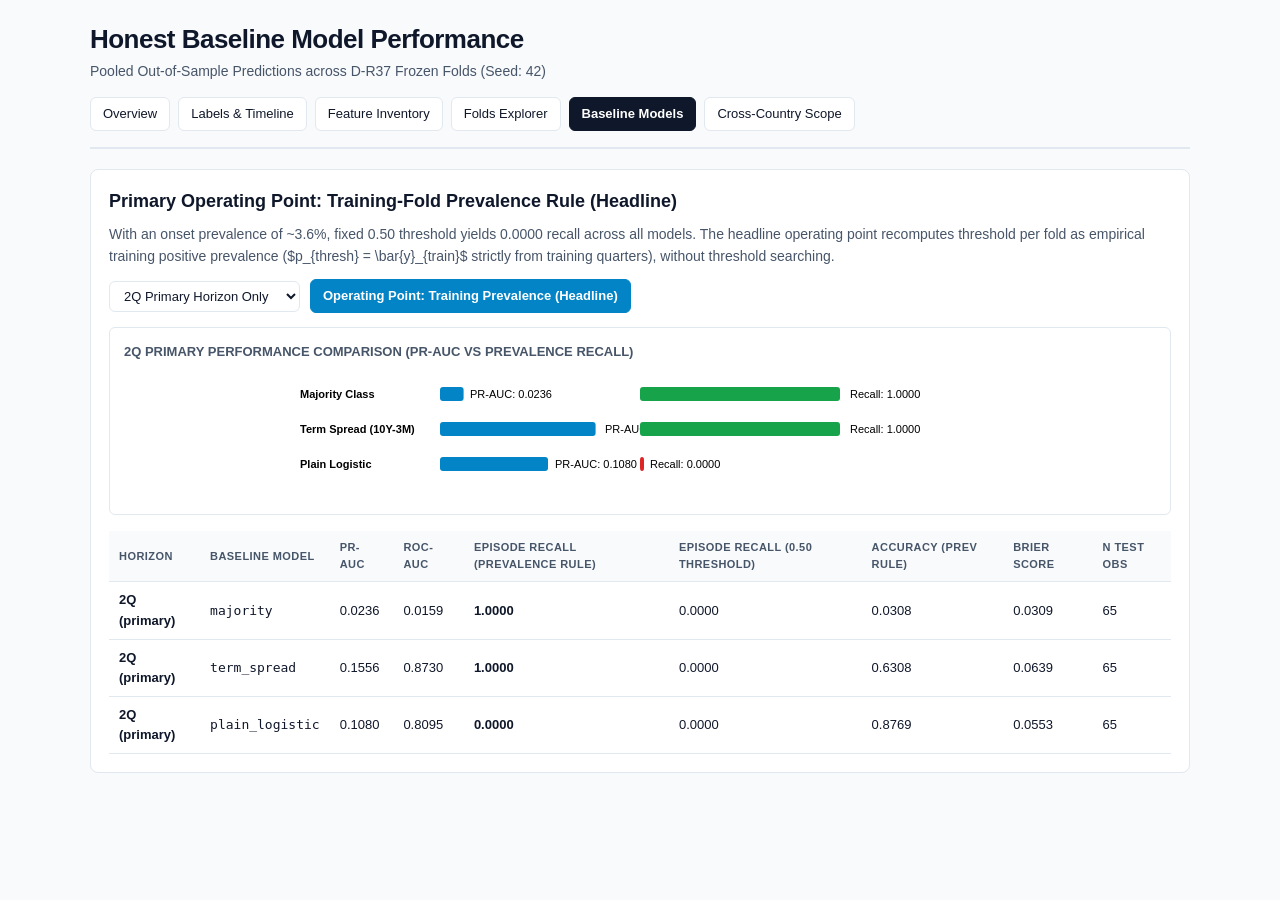
<file: site/baselines.html>
<!doctype html>
<html lang="en">
<head>
<meta charset="utf-8">
<meta name="viewport" content="width=device-width, initial-scale=1">
<title>Recession Early Warning — Baseline Models</title>
<style>
:root {
  --bg: #f8fafc;
  --card: #ffffff;
  --ink: #0f172a;
  --muted: #475569;
  --line: #e2e8f0;
  --accent: #0284c7;
  --accent-soft: #e0f2fe;
  --accent-dark: #0369a1;
  --success: #16a34a;
  --success-soft: #dcfce7;
  --warn: #dc2626;
  --warn-soft: #fee2e2;
  --amber: #d97706;
  --amber-soft: #fef3c7;
}
* { box-sizing: border-box; }
html { scroll-behavior: smooth; }
body {
  margin: 0;
  background: var(--bg);
  color: var(--ink);
  font-family: -apple-system, BlinkMacSystemFont, "Segoe UI", Roboto, "Helvetica Neue", Arial, sans-serif;
  line-height: 1.55;
  -webkit-font-smoothing: antialiased;
}
a { color: var(--accent); text-decoration: none; font-weight: 500; }
a:hover { text-decoration: underline; }
.wrap { max-width: 1140px; margin: 0 auto; padding: 24px 20px 60px; }
header.top {
  border-bottom: 2px solid var(--line);
  padding-bottom: 16px;
  margin-bottom: 20px;
}
h1 { font-size: 26px; line-height: 1.2; margin: 0 0 6px; letter-spacing: -0.02em; }
.sub { color: var(--muted); font-size: 14px; margin: 0; }
.nav-bar {
  display: flex;
  flex-wrap: wrap;
  gap: 8px;
  margin-top: 14px;
}
.nav-bar a {
  padding: 6px 12px;
  border-radius: 6px;
  font-size: 13px;
  background: #fff;
  border: 1px solid var(--line);
  color: var(--ink);
}
.nav-bar a:hover { border-color: var(--accent); background: var(--accent-soft); }
.nav-bar a.active {
  background: var(--ink);
  border-color: var(--ink);
  color: #fff;
  font-weight: 600;
}
.kpis {
  display: grid;
  grid-template-columns: repeat(auto-fit, minmax(160px, 1fr));
  gap: 12px;
  margin: 20px 0;
}
.kpi {
  background: var(--card);
  border: 1px solid var(--line);
  border-radius: 8px;
  padding: 12px 14px;
}
.kpi .k {
  font-size: 11px;
  font-weight: 700;
  text-transform: uppercase;
  letter-spacing: 0.05em;
  color: var(--muted);
}
.kpi .v {
  font-size: 20px;
  font-weight: 700;
  margin-top: 2px;
  font-variant-numeric: tabular-nums;
  word-break: break-all;
}
.kpi .n { font-size: 12px; color: var(--muted); margin-top: 2px; }
.card {
  background: var(--card);
  border: 1px solid var(--line);
  border-radius: 8px;
  padding: 18px;
  margin-bottom: 20px;
}
.card h2 { font-size: 18px; margin: 0 0 8px; }
.card p { margin: 0 0 12px; font-size: 14px; color: var(--muted); }
.badge {
  display: inline-block;
  font-size: 11px;
  font-weight: 700;
  text-transform: uppercase;
  padding: 3px 8px;
  border-radius: 999px;
  border: 1px solid transparent;
}
.badge.ok { background: var(--success-soft); color: var(--success); border-color: #bbf7d0; }
.badge.warn { background: var(--warn-soft); color: var(--warn); border-color: #fecaca; }
.badge.info { background: var(--accent-soft); color: var(--accent-dark); border-color: #bae6fd; }
.badge.amber { background: var(--amber-soft); color: var(--amber); border-color: #fde68a; }
.controls {
  display: flex;
  flex-wrap: wrap;
  gap: 10px;
  align-items: center;
  margin-bottom: 14px;
}
.controls input, .controls select {
  font: inherit;
  font-size: 13px;
  padding: 6px 10px;
  border-radius: 6px;
  border: 1px solid var(--line);
  background: #fff;
  color: var(--ink);
}
.controls button, .btn {
  font: inherit;
  font-size: 13px;
  font-weight: 600;
  padding: 6px 12px;
  border-radius: 6px;
  border: 1px solid var(--line);
  background: #fff;
  color: var(--ink);
  cursor: pointer;
}
.controls button:hover, .btn:hover { border-color: var(--accent); background: var(--accent-soft); }
.controls button.active, .btn.active { background: var(--accent); color: #fff; border-color: var(--accent); }
.table-wrap { overflow-x: auto; margin-top: 10px; }
table { width: 100%; border-collapse: collapse; font-size: 13px; font-variant-numeric: tabular-nums; }
th, td { padding: 8px 10px; text-align: left; border-bottom: 1px solid var(--line); }
th { font-size: 11px; font-weight: 700; text-transform: uppercase; letter-spacing: 0.04em; color: var(--muted); background: #f8fafc; }
tr:hover td { background: #f8fafc; }
.hash-box {
  font-family: ui-monospace, SFMono-Regular, Menlo, Monaco, Consolas, monospace;
  font-size: 12px;
  background: #f1f5f9;
  padding: 6px 10px;
  border-radius: 6px;
  border: 1px solid var(--line);
  word-break: break-all;
}
svg text { font-family: -apple-system, BlinkMacSystemFont, "Segoe UI", Roboto, sans-serif; font-size: 11px; }
</style>
</head>
<body>
<div class="wrap">
  <header class="top">
    <div>
      <h1>Honest Baseline Model Performance</h1>
      <p class="sub">Pooled Out-of-Sample Predictions across D-R37 Frozen Folds (Seed: 42)</p>
    </div>
    <nav class="nav-bar"><a href="index.html" class="">Overview</a><a href="labels.html" class="">Labels & Timeline</a><a href="features.html" class="">Feature Inventory</a><a href="folds.html" class="">Folds Explorer</a><a href="baselines.html" class="active">Baseline Models</a><a href="countries.html" class="">Cross-Country Scope</a></nav>
  </header>

  <div class="card">
    <h2>Primary Operating Point: Training-Fold Prevalence Rule (Headline)</h2>
    <p>With an onset prevalence of ~3.6%, fixed 0.50 threshold yields 0.0000 recall across all models. The headline operating point recomputes threshold per fold as empirical training positive prevalence ($p_{thresh} = \bar{y}_{train}$ strictly from training quarters), without threshold searching.</p>

    <div class="controls">
      <select id="horizon-filter">
        <option value="all">All Horizons (1Q, 2Q, 4Q)</option>
        <option value="2Q" selected>2Q Primary Horizon Only</option>
        <option value="1Q">1Q Horizon</option>
        <option value="4Q">4Q Horizon</option>
      </select>
      <button id="toggle-display" class="btn active">Operating Point: Training Prevalence (Headline)</button>
    </div>

    <!-- Inline SVG Visualization of 2Q Performance -->
    <div style="background:#fff; border:1px solid var(--line); border-radius:6px; padding:14px; margin-bottom:16px;">
      <h3 style="margin:0 0 10px; font-size:13px; text-transform:uppercase; color:var(--muted);">2Q Primary Performance Comparison (PR-AUC vs Prevalence Recall)</h3>
      <svg viewBox="0 0 700 120" style="width:100%; height:120px;">
        <!-- Majority Class -->
        <text x="10" y="25" font-weight="600">Majority Class</text>
        <rect x="150" y="14" width="23.6" height="14" fill="#0284c7" rx="3"/>
        <text x="180" y="25">PR-AUC: 0.0236</text>
        <rect x="350" y="14" width="200" height="14" fill="#16a34a" rx="3"/>
        <text x="560" y="25">Recall: 1.0000</text>

        <!-- Term Spread -->
        <text x="10" y="60" font-weight="600">Term Spread (10Y-3M)</text>
        <rect x="150" y="49" width="155.6" height="14" fill="#0284c7" rx="3"/>
        <text x="315" y="60">PR-AUC: 0.1556</text>
        <rect x="350" y="49" width="200" height="14" fill="#16a34a" rx="3"/>
        <text x="560" y="60">Recall: 1.0000</text>

        <!-- Plain Logistic -->
        <text x="10" y="95" font-weight="600">Plain Logistic</text>
        <rect x="150" y="84" width="108.0" height="14" fill="#0284c7" rx="3"/>
        <text x="265" y="95">PR-AUC: 0.1080</text>
        <rect x="350" y="84" width="4" height="14" fill="#dc2626" rx="3"/>
        <text x="360" y="95">Recall: 0.0000</text>
      </svg>
    </div>

    <div class="table-wrap">
      <table>
        <thead>
          <tr>
            <th>Horizon</th>
            <th>Baseline Model</th>
            <th>PR-AUC</th>
            <th>ROC-AUC</th>
            <th>Episode Recall (Prevalence Rule)</th>
            <th>Episode Recall (0.50 Threshold)</th>
            <th>Accuracy (Prev Rule)</th>
            <th>Brier Score</th>
            <th>N Test Obs</th>
          </tr>
        </thead>
        <tbody id="baseline-body">
          <tr class="base-row" data-h="1Q">
          <td><strong>1Q</strong></td>
          <td><code>majority</code></td>
          <td>0.0154</td>
          <td>0.0154</td>
          <td><strong>1.0000</strong></td>
          <td>0.0000</td>
          <td>0.0152</td>
          <td>0.0153</td>
          <td>66</td>
        </tr><tr class="base-row" data-h="1Q">
          <td><strong>1Q</strong></td>
          <td><code>term_spread</code></td>
          <td>0.1111</td>
          <td>0.8769</td>
          <td><strong>1.0000</strong></td>
          <td>0.0000</td>
          <td>0.5606</td>
          <td>0.0246</td>
          <td>66</td>
        </tr><tr class="base-row" data-h="1Q">
          <td><strong>1Q</strong></td>
          <td><code>plain_logistic</code></td>
          <td>0.0476</td>
          <td>0.6923</td>
          <td><strong>0.0000</strong></td>
          <td>0.0000</td>
          <td>0.8788</td>
          <td>0.0328</td>
          <td>66</td>
        </tr><tr class="base-row" data-h="2Q">
          <td><strong>2Q (primary)</strong></td>
          <td><code>majority</code></td>
          <td>0.0236</td>
          <td>0.0159</td>
          <td><strong>1.0000</strong></td>
          <td>0.0000</td>
          <td>0.0308</td>
          <td>0.0309</td>
          <td>65</td>
        </tr><tr class="base-row" data-h="2Q">
          <td><strong>2Q (primary)</strong></td>
          <td><code>term_spread</code></td>
          <td>0.1556</td>
          <td>0.8730</td>
          <td><strong>1.0000</strong></td>
          <td>0.0000</td>
          <td>0.6308</td>
          <td>0.0639</td>
          <td>65</td>
        </tr><tr class="base-row" data-h="2Q">
          <td><strong>2Q (primary)</strong></td>
          <td><code>plain_logistic</code></td>
          <td>0.1080</td>
          <td>0.8095</td>
          <td><strong>0.0000</strong></td>
          <td>0.0000</td>
          <td>0.8769</td>
          <td>0.0553</td>
          <td>65</td>
        </tr><tr class="base-row" data-h="4Q">
          <td><strong>4Q</strong></td>
          <td><code>majority</code></td>
          <td>0.0410</td>
          <td>0.0169</td>
          <td><strong>1.0000</strong></td>
          <td>0.0000</td>
          <td>0.0635</td>
          <td>0.0629</td>
          <td>63</td>
        </tr><tr class="base-row" data-h="4Q">
          <td><strong>4Q</strong></td>
          <td><code>term_spread</code></td>
          <td>0.1768</td>
          <td>0.8093</td>
          <td><strong>1.0000</strong></td>
          <td>1.0000</td>
          <td>0.6825</td>
          <td>0.1320</td>
          <td>63</td>
        </tr><tr class="base-row" data-h="4Q">
          <td><strong>4Q</strong></td>
          <td><code>plain_logistic</code></td>
          <td>0.1973</td>
          <td>0.8390</td>
          <td><strong>0.0000</strong></td>
          <td>0.0000</td>
          <td>0.8413</td>
          <td>0.0931</td>
          <td>63</td>
        </tr>
        </tbody>
      </table>
    </div>
  </div>
</div>

<script type="application/json" id="page-data">{"label_hash":"2379fd53e4c9023538cafcd5668a4835bcdd7b45cfae9e3cbc3d4f306ed19daa","n_features":149,"quarters":["1990Q1","1990Q2","1990Q3","1990Q4","1991Q1","1991Q2","1991Q3","1991Q4","1992Q1","1992Q2","1992Q3","1992Q4","1993Q1","1993Q2","1993Q3","1993Q4","1994Q1","1994Q2","1994Q3","1994Q4","1995Q1","1995Q2","1995Q3","1995Q4","1996Q1","1996Q2","1996Q3","1996Q4","1997Q1","1997Q2","1997Q3","1997Q4","1998Q1","1998Q2","1998Q3","1998Q4","1999Q1","1999Q2","1999Q3","1999Q4","2000Q1","2000Q2","2000Q3","2000Q4","2001Q1","2001Q2","2001Q3","2001Q4","2002Q1","2002Q2","2002Q3","2002Q4","2003Q1","2003Q2","2003Q3","2003Q4","2004Q1","2004Q2","2004Q3","2004Q4","2005Q1","2005Q2","2005Q3","2005Q4","2006Q1","2006Q2","2006Q3","2006Q4","2007Q1","2007Q2","2007Q3","2007Q4","2008Q1","2008Q2","2008Q3","2008Q4","2009Q1","2009Q2","2009Q3","2009Q4","2010Q1","2010Q2","2010Q3","2010Q4","2011Q1","2011Q2","2011Q3","2011Q4","2012Q1","2012Q2","2012Q3","2012Q4","2013Q1","2013Q2","2013Q3","2013Q4","2014Q1","2014Q2","2014Q3","2014Q4","2015Q1","2015Q2","2015Q3","2015Q4","2016Q1","2016Q2","2016Q3","2016Q4","2017Q1","2017Q2","2017Q3","2017Q4","2018Q1","2018Q2","2018Q3","2018Q4","2019Q1","2019Q2","2019Q3","2019Q4","2020Q1","2020Q2","2020Q3","2020Q4","2021Q1","2021Q2","2021Q3","2021Q4","2022Q1","2022Q2","2022Q3","2022Q4","2023Q1","2023Q2","2023Q3","2023Q4","2024Q1","2024Q2","2024Q3","2024Q4","2025Q1","2025Q2","2025Q3","2025Q4","2026Q1","2026Q2","2026Q3"],"gates":{"G1 base commit contains 4556011":{"status":"PASS","passed":true,"details":{"base_commit":"4556011","is_ancestor":true}},"G2 USA label blob hash == 2379fd53...19daa":{"status":"PASS","passed":true,"details":{"expected":"2379fd53e4c9023538cafcd5668a4835bcdd7b45cfae9e3cbc3d4f306ed19daa","actual":"2379fd53e4c9023538cafcd5668a4835bcdd7b45cfae9e3cbc3d4f306ed19daa"}},"G3 USA_panel shape and window recorded in spec":{"status":"PASS","passed":true,"details":{"n_rows":267,"n_cols":27,"start":"1960Q1","end":"2026Q3","spec_verified":true}},"G4 make features (147 rows, contiguous, unscaled, zero blacklisted)":{"status":"PASS","passed":true,"details":{"rows":147,"predictors":149}},"G5 make folds deterministic (identical bytes, D-R37 parameters verified)":{"status":"PASS","passed":true,"details":{"sha256":"cc4814be7e020d466d53e905961c46f5a2ccbe3a0b9197fd7b9e62eb0feb8719","horizons":["1","2","4"],"n_folds_2q":67,"approved":true,"decision":"D-R37"}},"G6 tests/test_features.py passes; mutation fails on leaks":{"status":"PASS","passed":true,"details":{"pytest_output":"......                                                                   [100%]","returncode":0}},"G7 baselines reproduce (identical hashes, PR-AUC + recall)":{"status":"PASS","passed":true,"details":{"csv_sha256":"e227e2543334dd6c11b43db9e6433fadb4eeccaacd8a7e64833647d07377af86","md_sha256":"9cfe616c6fde0b78676750d55b8d94a3dad12afa5a2878f7ccc667f1212b00ce","results":[{"horizon":"1Q","model":"majority","pr_auc":0.015385,"episode_recall":1.0,"episode_recall_05":0.0},{"horizon":"1Q","model":"term_spread","pr_auc":0.111111,"episode_recall":1.0,"episode_recall_05":0.0},{"horizon":"1Q","model":"plain_logistic","pr_auc":0.047619,"episode_recall":0.0,"episode_recall_05":0.0},{"horizon":"2Q","model":"majority","pr_auc":0.023562,"episode_recall":1.0,"episode_recall_05":0.0},{"horizon":"2Q","model":"term_spread","pr_auc":0.155556,"episode_recall":1.0,"episode_recall_05":0.0},{"horizon":"2Q","model":"plain_logistic","pr_auc":0.107955,"episode_recall":0.0,"episode_recall_05":0.0},{"horizon":"4Q","model":"majority","pr_auc":0.040995,"episode_recall":1.0,"episode_recall_05":0.0},{"horizon":"4Q","model":"term_spread","pr_auc":0.176804,"episode_recall":1.0,"episode_recall_05":1.0},{"horizon":"4Q","model":"plain_logistic","pr_auc":0.197276,"episode_recall":0.0,"episode_recall_05":0.0}]}},"G8 D-R34 present and JPN metadata hash verified":{"status":"PASS","passed":true,"details":{"dr34_present":true,"actual_json_hash":"3b74d3e63f4b6f19e15c372637c2f776e029903f710eba93c8a6cb395b99ed9a","doc_hash_match":true}},"G9 git status shows zero changes to outputs/labels/**":{"status":"PASS","passed":true,"details":{"clean":true,"status_output":""}}},"episodes":[{"episode_id":1,"peak":"1990Q2","trough":"1991Q1","duration":3,"depth_sd":1.447904,"diffusion":0.809524},{"episode_id":2,"peak":"2001Q1","trough":"2001Q4","duration":3,"depth_sd":0.666114,"diffusion":0.708333},{"episode_id":3,"peak":"2007Q4","trough":"2009Q2","duration":6,"depth_sd":6.220129,"diffusion":0.875},{"episode_id":4,"peak":"2019Q4","trough":"2020Q2","duration":2,"depth_sd":10.968622,"diffusion":0.9375}],"features":[{"name":"beai_copy_ACT_GDP_REAL__qoq_growth","source":"beai_copy_ACT_GDP_REAL","group":"BEAI Copy","lag":"1 Quarter (NA)","transform":"Growth","blacklisted":false},{"name":"beai_copy_ACT_GDP_REAL__yoy_growth","source":"beai_copy_ACT_GDP_REAL","group":"BEAI Copy","lag":"1 Quarter (NA)","transform":"Growth","blacklisted":false},{"name":"beai_copy_ACT_GDP_REAL__base_lag_1","source":"beai_copy_ACT_GDP_REAL","group":"BEAI Copy","lag":"1 Quarter (NA)","transform":"Growth","blacklisted":false},{"name":"beai_copy_ACT_GDP_REAL__base_lag_2","source":"beai_copy_ACT_GDP_REAL","group":"BEAI Copy","lag":"1 Quarter (NA)","transform":"Growth","blacklisted":false},{"name":"beai_copy_ACT_GDP_REAL__base_lag_4","source":"beai_copy_ACT_GDP_REAL","group":"BEAI Copy","lag":"1 Quarter (NA)","transform":"Growth","blacklisted":false},{"name":"beai_copy_ACT_GDP_REAL__rolling_mean_4q","source":"beai_copy_ACT_GDP_REAL","group":"BEAI Copy","lag":"1 Quarter (NA)","transform":"Growth","blacklisted":false},{"name":"beai_copy_ACT_GDP_REAL__rolling_volatility_4q","source":"beai_copy_ACT_GDP_REAL","group":"BEAI Copy","lag":"1 Quarter (NA)","transform":"Growth","blacklisted":false},{"name":"beai_copy_ACT_GDP_REAL__trend_4q","source":"beai_copy_ACT_GDP_REAL","group":"BEAI Copy","lag":"1 Quarter (NA)","transform":"Growth","blacklisted":false},{"name":"beai_copy_ACT_IP__qoq_growth","source":"beai_copy_ACT_IP","group":"BEAI Copy","lag":"1 Quarter (NA)","transform":"Growth","blacklisted":false},{"name":"beai_copy_ACT_IP__yoy_growth","source":"beai_copy_ACT_IP","group":"BEAI Copy","lag":"1 Quarter (NA)","transform":"Growth","blacklisted":false},{"name":"beai_copy_ACT_IP__base_lag_1","source":"beai_copy_ACT_IP","group":"BEAI Copy","lag":"1 Quarter (NA)","transform":"Growth","blacklisted":false},{"name":"beai_copy_ACT_IP__base_lag_2","source":"beai_copy_ACT_IP","group":"BEAI Copy","lag":"1 Quarter (NA)","transform":"Growth","blacklisted":false},{"name":"beai_copy_ACT_IP__base_lag_4","source":"beai_copy_ACT_IP","group":"BEAI Copy","lag":"1 Quarter (NA)","transform":"Growth","blacklisted":false},{"name":"beai_copy_ACT_IP__rolling_mean_4q","source":"beai_copy_ACT_IP","group":"BEAI Copy","lag":"1 Quarter (NA)","transform":"Growth","blacklisted":false},{"name":"beai_copy_ACT_IP__rolling_volatility_4q","source":"beai_copy_ACT_IP","group":"BEAI Copy","lag":"1 Quarter (NA)","transform":"Growth","blacklisted":false},{"name":"beai_copy_ACT_IP__trend_4q","source":"beai_copy_ACT_IP","group":"BEAI Copy","lag":"1 Quarter (NA)","transform":"Growth","blacklisted":false},{"name":"beai_copy_ACT_EMP__qoq_growth","source":"beai_copy_ACT_EMP","group":"BEAI Copy","lag":"1 Quarter (NA)","transform":"Growth","blacklisted":false},{"name":"beai_copy_ACT_EMP__yoy_growth","source":"beai_copy_ACT_EMP","group":"BEAI Copy","lag":"1 Quarter (NA)","transform":"Growth","blacklisted":false},{"name":"beai_copy_ACT_EMP__base_lag_1","source":"beai_copy_ACT_EMP","group":"BEAI Copy","lag":"1 Quarter (NA)","transform":"Growth","blacklisted":false},{"name":"beai_copy_ACT_EMP__base_lag_2","source":"beai_copy_ACT_EMP","group":"BEAI Copy","lag":"1 Quarter (NA)","transform":"Growth","blacklisted":false},{"name":"beai_copy_ACT_EMP__base_lag_4","source":"beai_copy_ACT_EMP","group":"BEAI Copy","lag":"1 Quarter (NA)","transform":"Growth","blacklisted":false},{"name":"beai_copy_ACT_EMP__rolling_mean_4q","source":"beai_copy_ACT_EMP","group":"BEAI Copy","lag":"1 Quarter (NA)","transform":"Growth","blacklisted":false},{"name":"beai_copy_ACT_EMP__rolling_volatility_4q","source":"beai_copy_ACT_EMP","group":"BEAI Copy","lag":"1 Quarter (NA)","transform":"Growth","blacklisted":false},{"name":"beai_copy_ACT_EMP__trend_4q","source":"beai_copy_ACT_EMP","group":"BEAI Copy","lag":"1 Quarter (NA)","transform":"Growth","blacklisted":false},{"name":"beai_copy_ACT_HOURS__qoq_growth","source":"beai_copy_ACT_HOURS","group":"BEAI Copy","lag":"1 Quarter (NA)","transform":"Growth","blacklisted":false},{"name":"beai_copy_ACT_HOURS__yoy_growth","source":"beai_copy_ACT_HOURS","group":"BEAI Copy","lag":"1 Quarter (NA)","transform":"Growth","blacklisted":false},{"name":"beai_copy_ACT_HOURS__base_lag_1","source":"beai_copy_ACT_HOURS","group":"BEAI Copy","lag":"1 Quarter (NA)","transform":"Growth","blacklisted":false},{"name":"beai_copy_ACT_HOURS__base_lag_2","source":"beai_copy_ACT_HOURS","group":"BEAI Copy","lag":"1 Quarter (NA)","transform":"Growth","blacklisted":false},{"name":"beai_copy_ACT_HOURS__base_lag_4","source":"beai_copy_ACT_HOURS","group":"BEAI Copy","lag":"1 Quarter (NA)","transform":"Growth","blacklisted":false},{"name":"beai_copy_ACT_HOURS__rolling_mean_4q","source":"beai_copy_ACT_HOURS","group":"BEAI Copy","lag":"1 Quarter (NA)","transform":"Growth","blacklisted":false},{"name":"beai_copy_ACT_HOURS__rolling_volatility_4q","source":"beai_copy_ACT_HOURS","group":"BEAI Copy","lag":"1 Quarter (NA)","transform":"Growth","blacklisted":false},{"name":"beai_copy_ACT_HOURS__trend_4q","source":"beai_copy_ACT_HOURS","group":"BEAI Copy","lag":"1 Quarter (NA)","transform":"Growth","blacklisted":false},{"name":"beai_copy_ACT_RINC__qoq_growth","source":"beai_copy_ACT_RINC","group":"BEAI Copy","lag":"1 Quarter (NA)","transform":"Growth","blacklisted":false},{"name":"beai_copy_ACT_RINC__yoy_growth","source":"beai_copy_ACT_RINC","group":"BEAI Copy","lag":"1 Quarter (NA)","transform":"Growth","blacklisted":false},{"name":"beai_copy_ACT_RINC__base_lag_1","source":"beai_copy_ACT_RINC","group":"BEAI Copy","lag":"1 Quarter (NA)","transform":"Growth","blacklisted":false},{"name":"beai_copy_ACT_RINC__base_lag_2","source":"beai_copy_ACT_RINC","group":"BEAI Copy","lag":"1 Quarter (NA)","transform":"Growth","blacklisted":false},{"name":"beai_copy_ACT_RINC__base_lag_4","source":"beai_copy_ACT_RINC","group":"BEAI Copy","lag":"1 Quarter (NA)","transform":"Growth","blacklisted":false},{"name":"beai_copy_ACT_RINC__rolling_mean_4q","source":"beai_copy_ACT_RINC","group":"BEAI Copy","lag":"1 Quarter (NA)","transform":"Growth","blacklisted":false},{"name":"beai_copy_ACT_RINC__rolling_volatility_4q","source":"beai_copy_ACT_RINC","group":"BEAI Copy","lag":"1 Quarter (NA)","transform":"Growth","blacklisted":false},{"name":"beai_copy_ACT_RINC__trend_4q","source":"beai_copy_ACT_RINC","group":"BEAI Copy","lag":"1 Quarter (NA)","transform":"Growth","blacklisted":false},{"name":"beai_copy_ACT_CONS__qoq_growth","source":"beai_copy_ACT_CONS","group":"BEAI Copy","lag":"1 Quarter (NA)","transform":"Growth","blacklisted":false},{"name":"beai_copy_ACT_CONS__yoy_growth","source":"beai_copy_ACT_CONS","group":"BEAI Copy","lag":"1 Quarter (NA)","transform":"Growth","blacklisted":false},{"name":"beai_copy_ACT_CONS__base_lag_1","source":"beai_copy_ACT_CONS","group":"BEAI Copy","lag":"1 Quarter (NA)","transform":"Growth","blacklisted":false},{"name":"beai_copy_ACT_CONS__base_lag_2","source":"beai_copy_ACT_CONS","group":"BEAI Copy","lag":"1 Quarter (NA)","transform":"Growth","blacklisted":false},{"name":"beai_copy_ACT_CONS__base_lag_4","source":"beai_copy_ACT_CONS","group":"BEAI Copy","lag":"1 Quarter (NA)","transform":"Growth","blacklisted":false},{"name":"beai_copy_ACT_CONS__rolling_mean_4q","source":"beai_copy_ACT_CONS","group":"BEAI Copy","lag":"1 Quarter (NA)","transform":"Growth","blacklisted":false},{"name":"beai_copy_ACT_CONS__rolling_volatility_4q","source":"beai_copy_ACT_CONS","group":"BEAI Copy","lag":"1 Quarter (NA)","transform":"Growth","blacklisted":false},{"name":"beai_copy_ACT_CONS__trend_4q","source":"beai_copy_ACT_CONS","group":"BEAI Copy","lag":"1 Quarter (NA)","transform":"Growth","blacklisted":false},{"name":"beai_copy_ACT_RETAIL__qoq_growth","source":"beai_copy_ACT_RETAIL","group":"BEAI Copy","lag":"1 Quarter (NA)","transform":"Growth","blacklisted":false},{"name":"beai_copy_ACT_RETAIL__yoy_growth","source":"beai_copy_ACT_RETAIL","group":"BEAI Copy","lag":"1 Quarter (NA)","transform":"Growth","blacklisted":false},{"name":"beai_copy_ACT_RETAIL__base_lag_1","source":"beai_copy_ACT_RETAIL","group":"BEAI Copy","lag":"1 Quarter (NA)","transform":"Growth","blacklisted":false},{"name":"beai_copy_ACT_RETAIL__base_lag_2","source":"beai_copy_ACT_RETAIL","group":"BEAI Copy","lag":"1 Quarter (NA)","transform":"Growth","blacklisted":false},{"name":"beai_copy_ACT_RETAIL__base_lag_4","source":"beai_copy_ACT_RETAIL","group":"BEAI Copy","lag":"1 Quarter (NA)","transform":"Growth","blacklisted":false},{"name":"beai_copy_ACT_RETAIL__rolling_mean_4q","source":"beai_copy_ACT_RETAIL","group":"BEAI Copy","lag":"1 Quarter (NA)","transform":"Growth","blacklisted":false},{"name":"beai_copy_ACT_RETAIL__rolling_volatility_4q","source":"beai_copy_ACT_RETAIL","group":"BEAI Copy","lag":"1 Quarter (NA)","transform":"Growth","blacklisted":false},{"name":"beai_copy_ACT_RETAIL__trend_4q","source":"beai_copy_ACT_RETAIL","group":"BEAI Copy","lag":"1 Quarter (NA)","transform":"Growth","blacklisted":false},{"name":"beai_copy_ACT_INV__qoq_growth","source":"beai_copy_ACT_INV","group":"BEAI Copy","lag":"1 Quarter (NA)","transform":"Growth","blacklisted":false},{"name":"beai_copy_ACT_INV__yoy_growth","source":"beai_copy_ACT_INV","group":"BEAI Copy","lag":"1 Quarter (NA)","transform":"Growth","blacklisted":false},{"name":"beai_copy_ACT_INV__base_lag_1","source":"beai_copy_ACT_INV","group":"BEAI Copy","lag":"1 Quarter (NA)","transform":"Growth","blacklisted":false},{"name":"beai_copy_ACT_INV__base_lag_2","source":"beai_copy_ACT_INV","group":"BEAI Copy","lag":"1 Quarter (NA)","transform":"Growth","blacklisted":false},{"name":"beai_copy_ACT_INV__base_lag_4","source":"beai_copy_ACT_INV","group":"BEAI Copy","lag":"1 Quarter (NA)","transform":"Growth","blacklisted":false},{"name":"beai_copy_ACT_INV__rolling_mean_4q","source":"beai_copy_ACT_INV","group":"BEAI Copy","lag":"1 Quarter (NA)","transform":"Growth","blacklisted":false},{"name":"beai_copy_ACT_INV__rolling_volatility_4q","source":"beai_copy_ACT_INV","group":"BEAI Copy","lag":"1 Quarter (NA)","transform":"Growth","blacklisted":false},{"name":"beai_copy_ACT_INV__trend_4q","source":"beai_copy_ACT_INV","group":"BEAI Copy","lag":"1 Quarter (NA)","transform":"Growth","blacklisted":false},{"name":"FIN_CREDIT_GDP__level","source":"FIN_CREDIT_GDP","group":"Financial","lag":"0 Days (Market)","transform":"Level","blacklisted":false},{"name":"FIN_CREDIT_GDP__change_4q","source":"FIN_CREDIT_GDP","group":"Financial","lag":"0 Days (Market)","transform":"Level","blacklisted":false},{"name":"FIN_CREDIT_GDP__change_8q","source":"FIN_CREDIT_GDP","group":"Financial","lag":"0 Days (Market)","transform":"Level","blacklisted":false},{"name":"FIN_CREDIT_GDP__base_lag_1","source":"FIN_CREDIT_GDP","group":"Financial","lag":"0 Days (Market)","transform":"Level","blacklisted":false},{"name":"FIN_CREDIT_GDP__base_lag_2","source":"FIN_CREDIT_GDP","group":"Financial","lag":"0 Days (Market)","transform":"Level","blacklisted":false},{"name":"FIN_CREDIT_GDP__base_lag_4","source":"FIN_CREDIT_GDP","group":"Financial","lag":"0 Days (Market)","transform":"Level","blacklisted":false},{"name":"FIN_CREDIT_GDP__rolling_mean_4q","source":"FIN_CREDIT_GDP","group":"Financial","lag":"0 Days (Market)","transform":"Level","blacklisted":false},{"name":"FIN_CREDIT_GDP__rolling_volatility_4q","source":"FIN_CREDIT_GDP","group":"Financial","lag":"0 Days (Market)","transform":"Level","blacklisted":false},{"name":"FIN_EQUITY__qoq_log_change","source":"FIN_EQUITY","group":"Financial","lag":"0 Days (Market)","transform":"Level","blacklisted":false},{"name":"FIN_EQUITY__yoy_log_change","source":"FIN_EQUITY","group":"Financial","lag":"0 Days (Market)","transform":"Level","blacklisted":false},{"name":"FIN_EQUITY__base_lag_1","source":"FIN_EQUITY","group":"Financial","lag":"0 Days (Market)","transform":"Level","blacklisted":false},{"name":"FIN_EQUITY__base_lag_2","source":"FIN_EQUITY","group":"Financial","lag":"0 Days (Market)","transform":"Level","blacklisted":false},{"name":"FIN_EQUITY__base_lag_4","source":"FIN_EQUITY","group":"Financial","lag":"0 Days (Market)","transform":"Level","blacklisted":false},{"name":"FIN_EQUITY__rolling_mean_4q","source":"FIN_EQUITY","group":"Financial","lag":"0 Days (Market)","transform":"Level","blacklisted":false},{"name":"FIN_EQUITY__rolling_volatility_4q","source":"FIN_EQUITY","group":"Financial","lag":"0 Days (Market)","transform":"Level","blacklisted":false},{"name":"FIN_HOUSEPRICE_CS__qoq_log_change","source":"FIN_HOUSEPRICE_CS","group":"Financial","lag":"0 Days (Market)","transform":"Level","blacklisted":false},{"name":"FIN_HOUSEPRICE_CS__yoy_log_change","source":"FIN_HOUSEPRICE_CS","group":"Financial","lag":"0 Days (Market)","transform":"Level","blacklisted":false},{"name":"FIN_HOUSEPRICE_CS__base_lag_1","source":"FIN_HOUSEPRICE_CS","group":"Financial","lag":"0 Days (Market)","transform":"Level","blacklisted":false},{"name":"FIN_HOUSEPRICE_CS__base_lag_2","source":"FIN_HOUSEPRICE_CS","group":"Financial","lag":"0 Days (Market)","transform":"Level","blacklisted":false},{"name":"FIN_HOUSEPRICE_CS__base_lag_4","source":"FIN_HOUSEPRICE_CS","group":"Financial","lag":"0 Days (Market)","transform":"Level","blacklisted":false},{"name":"FIN_HOUSEPRICE_CS__rolling_mean_4q","source":"FIN_HOUSEPRICE_CS","group":"Financial","lag":"0 Days (Market)","transform":"Level","blacklisted":false},{"name":"FIN_HOUSEPRICE_CS__rolling_volatility_4q","source":"FIN_HOUSEPRICE_CS","group":"Financial","lag":"0 Days (Market)","transform":"Level","blacklisted":false},{"name":"FIN_HOUSEPRICE_BIS__qoq_log_change","source":"FIN_HOUSEPRICE_BIS","group":"Financial","lag":"0 Days (Market)","transform":"Level","blacklisted":false},{"name":"FIN_HOUSEPRICE_BIS__yoy_log_change","source":"FIN_HOUSEPRICE_BIS","group":"Financial","lag":"0 Days (Market)","transform":"Level","blacklisted":false},{"name":"FIN_HOUSEPRICE_BIS__base_lag_1","source":"FIN_HOUSEPRICE_BIS","group":"Financial","lag":"0 Days (Market)","transform":"Level","blacklisted":false},{"name":"FIN_HOUSEPRICE_BIS__base_lag_2","source":"FIN_HOUSEPRICE_BIS","group":"Financial","lag":"0 Days (Market)","transform":"Level","blacklisted":false},{"name":"FIN_HOUSEPRICE_BIS__base_lag_4","source":"FIN_HOUSEPRICE_BIS","group":"Financial","lag":"0 Days (Market)","transform":"Level","blacklisted":false},{"name":"FIN_HOUSEPRICE_BIS__rolling_mean_4q","source":"FIN_HOUSEPRICE_BIS","group":"Financial","lag":"0 Days (Market)","transform":"Level","blacklisted":false},{"name":"FIN_HOUSEPRICE_BIS__rolling_volatility_4q","source":"FIN_HOUSEPRICE_BIS","group":"Financial","lag":"0 Days (Market)","transform":"Level","blacklisted":false},{"name":"FIN_LONG__level","source":"FIN_LONG","group":"Financial","lag":"0 Days (Market)","transform":"Level","blacklisted":false},{"name":"FIN_LONG__change_4q","source":"FIN_LONG","group":"Financial","lag":"0 Days (Market)","transform":"Level","blacklisted":false},{"name":"FIN_LONG__base_lag_1","source":"FIN_LONG","group":"Financial","lag":"0 Days (Market)","transform":"Level","blacklisted":false},{"name":"FIN_LONG__base_lag_2","source":"FIN_LONG","group":"Financial","lag":"0 Days (Market)","transform":"Level","blacklisted":false},{"name":"FIN_LONG__base_lag_4","source":"FIN_LONG","group":"Financial","lag":"0 Days (Market)","transform":"Level","blacklisted":false},{"name":"FIN_LONG__rolling_mean_4q","source":"FIN_LONG","group":"Financial","lag":"0 Days (Market)","transform":"Level","blacklisted":false},{"name":"FIN_LONG__rolling_volatility_4q","source":"FIN_LONG","group":"Financial","lag":"0 Days (Market)","transform":"Level","blacklisted":false},{"name":"FIN_POLICY__level","source":"FIN_POLICY","group":"Financial","lag":"0 Days (Market)","transform":"Level","blacklisted":false},{"name":"FIN_POLICY__change_4q","source":"FIN_POLICY","group":"Financial","lag":"0 Days (Market)","transform":"Level","blacklisted":false},{"name":"FIN_POLICY__base_lag_1","source":"FIN_POLICY","group":"Financial","lag":"0 Days (Market)","transform":"Level","blacklisted":false},{"name":"FIN_POLICY__base_lag_2","source":"FIN_POLICY","group":"Financial","lag":"0 Days (Market)","transform":"Level","blacklisted":false},{"name":"FIN_POLICY__base_lag_4","source":"FIN_POLICY","group":"Financial","lag":"0 Days (Market)","transform":"Level","blacklisted":false},{"name":"FIN_POLICY__rolling_mean_4q","source":"FIN_POLICY","group":"Financial","lag":"0 Days (Market)","transform":"Level","blacklisted":false},{"name":"FIN_POLICY__rolling_volatility_4q","source":"FIN_POLICY","group":"Financial","lag":"0 Days (Market)","transform":"Level","blacklisted":false},{"name":"FIN_SHORT__level","source":"FIN_SHORT","group":"Financial","lag":"0 Days (Market)","transform":"Level","blacklisted":false},{"name":"FIN_SHORT__change_4q","source":"FIN_SHORT","group":"Financial","lag":"0 Days (Market)","transform":"Level","blacklisted":false},{"name":"FIN_SHORT__base_lag_1","source":"FIN_SHORT","group":"Financial","lag":"0 Days (Market)","transform":"Level","blacklisted":false},{"name":"FIN_SHORT__base_lag_2","source":"FIN_SHORT","group":"Financial","lag":"0 Days (Market)","transform":"Level","blacklisted":false},{"name":"FIN_SHORT__base_lag_4","source":"FIN_SHORT","group":"Financial","lag":"0 Days (Market)","transform":"Level","blacklisted":false},{"name":"FIN_SHORT__rolling_mean_4q","source":"FIN_SHORT","group":"Financial","lag":"0 Days (Market)","transform":"Level","blacklisted":false},{"name":"FIN_SHORT__rolling_volatility_4q","source":"FIN_SHORT","group":"Financial","lag":"0 Days (Market)","transform":"Level","blacklisted":false},{"name":"LAB_UNEMP__level","source":"LAB_UNEMP","group":"Labor & Prices","lag":"6 Weeks (Monthly)","transform":"Rate / Inflation","blacklisted":false},{"name":"LAB_UNEMP__change_4q","source":"LAB_UNEMP","group":"Labor & Prices","lag":"6 Weeks (Monthly)","transform":"Rate / Inflation","blacklisted":false},{"name":"LAB_UNEMP__base_lag_1","source":"LAB_UNEMP","group":"Labor & Prices","lag":"6 Weeks (Monthly)","transform":"Rate / Inflation","blacklisted":false},{"name":"LAB_UNEMP__base_lag_2","source":"LAB_UNEMP","group":"Labor & Prices","lag":"6 Weeks (Monthly)","transform":"Rate / Inflation","blacklisted":false},{"name":"LAB_UNEMP__base_lag_4","source":"LAB_UNEMP","group":"Labor & Prices","lag":"6 Weeks (Monthly)","transform":"Rate / Inflation","blacklisted":false},{"name":"LAB_UNEMP__rolling_mean_4q","source":"LAB_UNEMP","group":"Labor & Prices","lag":"6 Weeks (Monthly)","transform":"Rate / Inflation","blacklisted":false},{"name":"LAB_UNEMP__rolling_volatility_4q","source":"LAB_UNEMP","group":"Labor & Prices","lag":"6 Weeks (Monthly)","transform":"Rate / Inflation","blacklisted":false},{"name":"PRC_CPI__qoq_log_change","source":"PRC_CPI","group":"Labor & Prices","lag":"6 Weeks (Monthly)","transform":"Rate / Inflation","blacklisted":false},{"name":"PRC_CPI__yoy_log_change","source":"PRC_CPI","group":"Labor & Prices","lag":"6 Weeks (Monthly)","transform":"Rate / Inflation","blacklisted":false},{"name":"PRC_CPI__base_lag_1","source":"PRC_CPI","group":"Labor & Prices","lag":"6 Weeks (Monthly)","transform":"Rate / Inflation","blacklisted":false},{"name":"PRC_CPI__base_lag_2","source":"PRC_CPI","group":"Labor & Prices","lag":"6 Weeks (Monthly)","transform":"Rate / Inflation","blacklisted":false},{"name":"PRC_CPI__base_lag_4","source":"PRC_CPI","group":"Labor & Prices","lag":"6 Weeks (Monthly)","transform":"Rate / Inflation","blacklisted":false},{"name":"PRC_CPI__rolling_mean_4q","source":"PRC_CPI","group":"Labor & Prices","lag":"6 Weeks (Monthly)","transform":"Rate / Inflation","blacklisted":false},{"name":"PRC_CPI__rolling_volatility_4q","source":"PRC_CPI","group":"Labor & Prices","lag":"6 Weeks (Monthly)","transform":"Rate / Inflation","blacklisted":false},{"name":"SEN_BCI__level","source":"SEN_BCI","group":"Survey","lag":"4 Weeks (Survey)","transform":"Index Level","blacklisted":false},{"name":"SEN_BCI__change_4q","source":"SEN_BCI","group":"Survey","lag":"4 Weeks (Survey)","transform":"Index Level","blacklisted":false},{"name":"SEN_BCI__base_lag_1","source":"SEN_BCI","group":"Survey","lag":"4 Weeks (Survey)","transform":"Index Level","blacklisted":false},{"name":"SEN_BCI__base_lag_2","source":"SEN_BCI","group":"Survey","lag":"4 Weeks (Survey)","transform":"Index Level","blacklisted":false},{"name":"SEN_BCI__base_lag_4","source":"SEN_BCI","group":"Survey","lag":"4 Weeks (Survey)","transform":"Index Level","blacklisted":false},{"name":"SEN_BCI__rolling_mean_4q","source":"SEN_BCI","group":"Survey","lag":"4 Weeks (Survey)","transform":"Index Level","blacklisted":false},{"name":"SEN_BCI__rolling_volatility_4q","source":"SEN_BCI","group":"Survey","lag":"4 Weeks (Survey)","transform":"Index Level","blacklisted":false},{"name":"SEN_CCI__level","source":"SEN_CCI","group":"Survey","lag":"4 Weeks (Survey)","transform":"Index Level","blacklisted":false},{"name":"SEN_CCI__change_4q","source":"SEN_CCI","group":"Survey","lag":"4 Weeks (Survey)","transform":"Index Level","blacklisted":false},{"name":"SEN_CCI__base_lag_1","source":"SEN_CCI","group":"Survey","lag":"4 Weeks (Survey)","transform":"Index Level","blacklisted":false},{"name":"SEN_CCI__base_lag_2","source":"SEN_CCI","group":"Survey","lag":"4 Weeks (Survey)","transform":"Index Level","blacklisted":false},{"name":"SEN_CCI__base_lag_4","source":"SEN_CCI","group":"Survey","lag":"4 Weeks (Survey)","transform":"Index Level","blacklisted":false},{"name":"SEN_CCI__rolling_mean_4q","source":"SEN_CCI","group":"Survey","lag":"4 Weeks (Survey)","transform":"Index Level","blacklisted":false},{"name":"SEN_CCI__rolling_volatility_4q","source":"SEN_CCI","group":"Survey","lag":"4 Weeks (Survey)","transform":"Index Level","blacklisted":false},{"name":"FIN_SLOPE__level","source":"FIN_SLOPE","group":"Derived Spread","lag":"0 Days (Market)","transform":"Spread (10Y-3M)","blacklisted":false},{"name":"FIN_SLOPE__change_4q","source":"FIN_SLOPE","group":"Derived Spread","lag":"0 Days (Market)","transform":"Spread (10Y-3M)","blacklisted":false},{"name":"FIN_SLOPE__base_lag_1","source":"FIN_SLOPE","group":"Derived Spread","lag":"0 Days (Market)","transform":"Spread (10Y-3M)","blacklisted":false},{"name":"FIN_SLOPE__base_lag_2","source":"FIN_SLOPE","group":"Derived Spread","lag":"0 Days (Market)","transform":"Spread (10Y-3M)","blacklisted":false},{"name":"FIN_SLOPE__base_lag_4","source":"FIN_SLOPE","group":"Derived Spread","lag":"0 Days (Market)","transform":"Spread (10Y-3M)","blacklisted":false},{"name":"FIN_SLOPE__rolling_mean_4q","source":"FIN_SLOPE","group":"Derived Spread","lag":"0 Days (Market)","transform":"Spread (10Y-3M)","blacklisted":false},{"name":"FIN_SLOPE__rolling_volatility_4q","source":"FIN_SLOPE","group":"Derived Spread","lag":"0 Days (Market)","transform":"Spread (10Y-3M)","blacklisted":false},{"name":"factor","source":"Pipeline A","group":"Blacklist Demo","lag":"Ex-post","transform":"Coincident Factor","blacklisted":true},{"name":"level","source":"Pipeline A","group":"Blacklist Demo","lag":"Ex-post","transform":"Integrated Index","blacklisted":true},{"name":"R","source":"Pipeline A","group":"Blacklist Demo","lag":"Ex-post","transform":"Target Label","blacklisted":true},{"name":"USA.NBER.Q","source":"NBER","group":"Blacklist Demo","lag":"Ex-post","transform":"Chronology Benchmark","blacklisted":true}],"folds":{"1":[{"train_start":"1990Q1","train_end":"2009Q3","test_start":"2010Q1","test_end":"2010Q1","purge_quarters":1,"train_quarters":79},{"train_start":"1990Q1","train_end":"2009Q4","test_start":"2010Q2","test_end":"2010Q2","purge_quarters":1,"train_quarters":80},{"train_start":"1990Q1","train_end":"2010Q1","test_start":"2010Q3","test_end":"2010Q3","purge_quarters":1,"train_quarters":81},{"train_start":"1990Q1","train_end":"2010Q2","test_start":"2010Q4","test_end":"2010Q4","purge_quarters":1,"train_quarters":82},{"train_start":"1990Q1","train_end":"2010Q3","test_start":"2011Q1","test_end":"2011Q1","purge_quarters":1,"train_quarters":83},{"train_start":"1990Q1","train_end":"2010Q4","test_start":"2011Q2","test_end":"2011Q2","purge_quarters":1,"train_quarters":84},{"train_start":"1990Q1","train_end":"2011Q1","test_start":"2011Q3","test_end":"2011Q3","purge_quarters":1,"train_quarters":85},{"train_start":"1990Q1","train_end":"2011Q2","test_start":"2011Q4","test_end":"2011Q4","purge_quarters":1,"train_quarters":86},{"train_start":"1990Q1","train_end":"2011Q3","test_start":"2012Q1","test_end":"2012Q1","purge_quarters":1,"train_quarters":87},{"train_start":"1990Q1","train_end":"2011Q4","test_start":"2012Q2","test_end":"2012Q2","purge_quarters":1,"train_quarters":88},{"train_start":"1990Q1","train_end":"2012Q1","test_start":"2012Q3","test_end":"2012Q3","purge_quarters":1,"train_quarters":89},{"train_start":"1990Q1","train_end":"2012Q2","test_start":"2012Q4","test_end":"2012Q4","purge_quarters":1,"train_quarters":90},{"train_start":"1990Q1","train_end":"2012Q3","test_start":"2013Q1","test_end":"2013Q1","purge_quarters":1,"train_quarters":91},{"train_start":"1990Q1","train_end":"2012Q4","test_start":"2013Q2","test_end":"2013Q2","purge_quarters":1,"train_quarters":92},{"train_start":"1990Q1","train_end":"2013Q1","test_start":"2013Q3","test_end":"2013Q3","purge_quarters":1,"train_quarters":93},{"train_start":"1990Q1","train_end":"2013Q2","test_start":"2013Q4","test_end":"2013Q4","purge_quarters":1,"train_quarters":94},{"train_start":"1990Q1","train_end":"2013Q3","test_start":"2014Q1","test_end":"2014Q1","purge_quarters":1,"train_quarters":95},{"train_start":"1990Q1","train_end":"2013Q4","test_start":"2014Q2","test_end":"2014Q2","purge_quarters":1,"train_quarters":96},{"train_start":"1990Q1","train_end":"2014Q1","test_start":"2014Q3","test_end":"2014Q3","purge_quarters":1,"train_quarters":97},{"train_start":"1990Q1","train_end":"2014Q2","test_start":"2014Q4","test_end":"2014Q4","purge_quarters":1,"train_quarters":98},{"train_start":"1990Q1","train_end":"2014Q3","test_start":"2015Q1","test_end":"2015Q1","purge_quarters":1,"train_quarters":99},{"train_start":"1990Q1","train_end":"2014Q4","test_start":"2015Q2","test_end":"2015Q2","purge_quarters":1,"train_quarters":100},{"train_start":"1990Q1","train_end":"2015Q1","test_start":"2015Q3","test_end":"2015Q3","purge_quarters":1,"train_quarters":101},{"train_start":"1990Q1","train_end":"2015Q2","test_start":"2015Q4","test_end":"2015Q4","purge_quarters":1,"train_quarters":102},{"train_start":"1990Q1","train_end":"2015Q3","test_start":"2016Q1","test_end":"2016Q1","purge_quarters":1,"train_quarters":103},{"train_start":"1990Q1","train_end":"2015Q4","test_start":"2016Q2","test_end":"2016Q2","purge_quarters":1,"train_quarters":104},{"train_start":"1990Q1","train_end":"2016Q1","test_start":"2016Q3","test_end":"2016Q3","purge_quarters":1,"train_quarters":105},{"train_start":"1990Q1","train_end":"2016Q2","test_start":"2016Q4","test_end":"2016Q4","purge_quarters":1,"train_quarters":106},{"train_start":"1990Q1","train_end":"2016Q3","test_start":"2017Q1","test_end":"2017Q1","purge_quarters":1,"train_quarters":107},{"train_start":"1990Q1","train_end":"2016Q4","test_start":"2017Q2","test_end":"2017Q2","purge_quarters":1,"train_quarters":108},{"train_start":"1990Q1","train_end":"2017Q1","test_start":"2017Q3","test_end":"2017Q3","purge_quarters":1,"train_quarters":109},{"train_start":"1990Q1","train_end":"2017Q2","test_start":"2017Q4","test_end":"2017Q4","purge_quarters":1,"train_quarters":110},{"train_start":"1990Q1","train_end":"2017Q3","test_start":"2018Q1","test_end":"2018Q1","purge_quarters":1,"train_quarters":111},{"train_start":"1990Q1","train_end":"2017Q4","test_start":"2018Q2","test_end":"2018Q2","purge_quarters":1,"train_quarters":112},{"train_start":"1990Q1","train_end":"2018Q1","test_start":"2018Q3","test_end":"2018Q3","purge_quarters":1,"train_quarters":113},{"train_start":"1990Q1","train_end":"2018Q2","test_start":"2018Q4","test_end":"2018Q4","purge_quarters":1,"train_quarters":114},{"train_start":"1990Q1","train_end":"2018Q3","test_start":"2019Q1","test_end":"2019Q1","purge_quarters":1,"train_quarters":115},{"train_start":"1990Q1","train_end":"2018Q4","test_start":"2019Q2","test_end":"2019Q2","purge_quarters":1,"train_quarters":116},{"train_start":"1990Q1","train_end":"2019Q1","test_start":"2019Q3","test_end":"2019Q3","purge_quarters":1,"train_quarters":117},{"train_start":"1990Q1","train_end":"2019Q2","test_start":"2019Q4","test_end":"2019Q4","purge_quarters":1,"train_quarters":118},{"train_start":"1990Q1","train_end":"2019Q3","test_start":"2020Q1","test_end":"2020Q1","purge_quarters":1,"train_quarters":119},{"train_start":"1990Q1","train_end":"2019Q4","test_start":"2020Q2","test_end":"2020Q2","purge_quarters":1,"train_quarters":120},{"train_start":"1990Q1","train_end":"2020Q1","test_start":"2020Q3","test_end":"2020Q3","purge_quarters":1,"train_quarters":121},{"train_start":"1990Q1","train_end":"2020Q2","test_start":"2020Q4","test_end":"2020Q4","purge_quarters":1,"train_quarters":122},{"train_start":"1990Q1","train_end":"2020Q3","test_start":"2021Q1","test_end":"2021Q1","purge_quarters":1,"train_quarters":123},{"train_start":"1990Q1","train_end":"2020Q4","test_start":"2021Q2","test_end":"2021Q2","purge_quarters":1,"train_quarters":124},{"train_start":"1990Q1","train_end":"2021Q1","test_start":"2021Q3","test_end":"2021Q3","purge_quarters":1,"train_quarters":125},{"train_start":"1990Q1","train_end":"2021Q2","test_start":"2021Q4","test_end":"2021Q4","purge_quarters":1,"train_quarters":126},{"train_start":"1990Q1","train_end":"2021Q3","test_start":"2022Q1","test_end":"2022Q1","purge_quarters":1,"train_quarters":127},{"train_start":"1990Q1","train_end":"2021Q4","test_start":"2022Q2","test_end":"2022Q2","purge_quarters":1,"train_quarters":128},{"train_start":"1990Q1","train_end":"2022Q1","test_start":"2022Q3","test_end":"2022Q3","purge_quarters":1,"train_quarters":129},{"train_start":"1990Q1","train_end":"2022Q2","test_start":"2022Q4","test_end":"2022Q4","purge_quarters":1,"train_quarters":130},{"train_start":"1990Q1","train_end":"2022Q3","test_start":"2023Q1","test_end":"2023Q1","purge_quarters":1,"train_quarters":131},{"train_start":"1990Q1","train_end":"2022Q4","test_start":"2023Q2","test_end":"2023Q2","purge_quarters":1,"train_quarters":132},{"train_start":"1990Q1","train_end":"2023Q1","test_start":"2023Q3","test_end":"2023Q3","purge_quarters":1,"train_quarters":133},{"train_start":"1990Q1","train_end":"2023Q2","test_start":"2023Q4","test_end":"2023Q4","purge_quarters":1,"train_quarters":134},{"train_start":"1990Q1","train_end":"2023Q3","test_start":"2024Q1","test_end":"2024Q1","purge_quarters":1,"train_quarters":135},{"train_start":"1990Q1","train_end":"2023Q4","test_start":"2024Q2","test_end":"2024Q2","purge_quarters":1,"train_quarters":136},{"train_start":"1990Q1","train_end":"2024Q1","test_start":"2024Q3","test_end":"2024Q3","purge_quarters":1,"train_quarters":137},{"train_start":"1990Q1","train_end":"2024Q2","test_start":"2024Q4","test_end":"2024Q4","purge_quarters":1,"train_quarters":138},{"train_start":"1990Q1","train_end":"2024Q3","test_start":"2025Q1","test_end":"2025Q1","purge_quarters":1,"train_quarters":139},{"train_start":"1990Q1","train_end":"2024Q4","test_start":"2025Q2","test_end":"2025Q2","purge_quarters":1,"train_quarters":140},{"train_start":"1990Q1","train_end":"2025Q1","test_start":"2025Q3","test_end":"2025Q3","purge_quarters":1,"train_quarters":141},{"train_start":"1990Q1","train_end":"2025Q2","test_start":"2025Q4","test_end":"2025Q4","purge_quarters":1,"train_quarters":142},{"train_start":"1990Q1","train_end":"2025Q3","test_start":"2026Q1","test_end":"2026Q1","purge_quarters":1,"train_quarters":143},{"train_start":"1990Q1","train_end":"2025Q4","test_start":"2026Q2","test_end":"2026Q2","purge_quarters":1,"train_quarters":144},{"train_start":"1990Q1","train_end":"2026Q1","test_start":"2026Q3","test_end":"2026Q3","purge_quarters":1,"train_quarters":145}],"2":[{"train_start":"1990Q1","train_end":"2009Q2","test_start":"2010Q1","test_end":"2010Q1","purge_quarters":2,"train_quarters":78},{"train_start":"1990Q1","train_end":"2009Q3","test_start":"2010Q2","test_end":"2010Q2","purge_quarters":2,"train_quarters":79},{"train_start":"1990Q1","train_end":"2009Q4","test_start":"2010Q3","test_end":"2010Q3","purge_quarters":2,"train_quarters":80},{"train_start":"1990Q1","train_end":"2010Q1","test_start":"2010Q4","test_end":"2010Q4","purge_quarters":2,"train_quarters":81},{"train_start":"1990Q1","train_end":"2010Q2","test_start":"2011Q1","test_end":"2011Q1","purge_quarters":2,"train_quarters":82},{"train_start":"1990Q1","train_end":"2010Q3","test_start":"2011Q2","test_end":"2011Q2","purge_quarters":2,"train_quarters":83},{"train_start":"1990Q1","train_end":"2010Q4","test_start":"2011Q3","test_end":"2011Q3","purge_quarters":2,"train_quarters":84},{"train_start":"1990Q1","train_end":"2011Q1","test_start":"2011Q4","test_end":"2011Q4","purge_quarters":2,"train_quarters":85},{"train_start":"1990Q1","train_end":"2011Q2","test_start":"2012Q1","test_end":"2012Q1","purge_quarters":2,"train_quarters":86},{"train_start":"1990Q1","train_end":"2011Q3","test_start":"2012Q2","test_end":"2012Q2","purge_quarters":2,"train_quarters":87},{"train_start":"1990Q1","train_end":"2011Q4","test_start":"2012Q3","test_end":"2012Q3","purge_quarters":2,"train_quarters":88},{"train_start":"1990Q1","train_end":"2012Q1","test_start":"2012Q4","test_end":"2012Q4","purge_quarters":2,"train_quarters":89},{"train_start":"1990Q1","train_end":"2012Q2","test_start":"2013Q1","test_end":"2013Q1","purge_quarters":2,"train_quarters":90},{"train_start":"1990Q1","train_end":"2012Q3","test_start":"2013Q2","test_end":"2013Q2","purge_quarters":2,"train_quarters":91},{"train_start":"1990Q1","train_end":"2012Q4","test_start":"2013Q3","test_end":"2013Q3","purge_quarters":2,"train_quarters":92},{"train_start":"1990Q1","train_end":"2013Q1","test_start":"2013Q4","test_end":"2013Q4","purge_quarters":2,"train_quarters":93},{"train_start":"1990Q1","train_end":"2013Q2","test_start":"2014Q1","test_end":"2014Q1","purge_quarters":2,"train_quarters":94},{"train_start":"1990Q1","train_end":"2013Q3","test_start":"2014Q2","test_end":"2014Q2","purge_quarters":2,"train_quarters":95},{"train_start":"1990Q1","train_end":"2013Q4","test_start":"2014Q3","test_end":"2014Q3","purge_quarters":2,"train_quarters":96},{"train_start":"1990Q1","train_end":"2014Q1","test_start":"2014Q4","test_end":"2014Q4","purge_quarters":2,"train_quarters":97},{"train_start":"1990Q1","train_end":"2014Q2","test_start":"2015Q1","test_end":"2015Q1","purge_quarters":2,"train_quarters":98},{"train_start":"1990Q1","train_end":"2014Q3","test_start":"2015Q2","test_end":"2015Q2","purge_quarters":2,"train_quarters":99},{"train_start":"1990Q1","train_end":"2014Q4","test_start":"2015Q3","test_end":"2015Q3","purge_quarters":2,"train_quarters":100},{"train_start":"1990Q1","train_end":"2015Q1","test_start":"2015Q4","test_end":"2015Q4","purge_quarters":2,"train_quarters":101},{"train_start":"1990Q1","train_end":"2015Q2","test_start":"2016Q1","test_end":"2016Q1","purge_quarters":2,"train_quarters":102},{"train_start":"1990Q1","train_end":"2015Q3","test_start":"2016Q2","test_end":"2016Q2","purge_quarters":2,"train_quarters":103},{"train_start":"1990Q1","train_end":"2015Q4","test_start":"2016Q3","test_end":"2016Q3","purge_quarters":2,"train_quarters":104},{"train_start":"1990Q1","train_end":"2016Q1","test_start":"2016Q4","test_end":"2016Q4","purge_quarters":2,"train_quarters":105},{"train_start":"1990Q1","train_end":"2016Q2","test_start":"2017Q1","test_end":"2017Q1","purge_quarters":2,"train_quarters":106},{"train_start":"1990Q1","train_end":"2016Q3","test_start":"2017Q2","test_end":"2017Q2","purge_quarters":2,"train_quarters":107},{"train_start":"1990Q1","train_end":"2016Q4","test_start":"2017Q3","test_end":"2017Q3","purge_quarters":2,"train_quarters":108},{"train_start":"1990Q1","train_end":"2017Q1","test_start":"2017Q4","test_end":"2017Q4","purge_quarters":2,"train_quarters":109},{"train_start":"1990Q1","train_end":"2017Q2","test_start":"2018Q1","test_end":"2018Q1","purge_quarters":2,"train_quarters":110},{"train_start":"1990Q1","train_end":"2017Q3","test_start":"2018Q2","test_end":"2018Q2","purge_quarters":2,"train_quarters":111},{"train_start":"1990Q1","train_end":"2017Q4","test_start":"2018Q3","test_end":"2018Q3","purge_quarters":2,"train_quarters":112},{"train_start":"1990Q1","train_end":"2018Q1","test_start":"2018Q4","test_end":"2018Q4","purge_quarters":2,"train_quarters":113},{"train_start":"1990Q1","train_end":"2018Q2","test_start":"2019Q1","test_end":"2019Q1","purge_quarters":2,"train_quarters":114},{"train_start":"1990Q1","train_end":"2018Q3","test_start":"2019Q2","test_end":"2019Q2","purge_quarters":2,"train_quarters":115},{"train_start":"1990Q1","train_end":"2018Q4","test_start":"2019Q3","test_end":"2019Q3","purge_quarters":2,"train_quarters":116},{"train_start":"1990Q1","train_end":"2019Q1","test_start":"2019Q4","test_end":"2019Q4","purge_quarters":2,"train_quarters":117},{"train_start":"1990Q1","train_end":"2019Q2","test_start":"2020Q1","test_end":"2020Q1","purge_quarters":2,"train_quarters":118},{"train_start":"1990Q1","train_end":"2019Q3","test_start":"2020Q2","test_end":"2020Q2","purge_quarters":2,"train_quarters":119},{"train_start":"1990Q1","train_end":"2019Q4","test_start":"2020Q3","test_end":"2020Q3","purge_quarters":2,"train_quarters":120},{"train_start":"1990Q1","train_end":"2020Q1","test_start":"2020Q4","test_end":"2020Q4","purge_quarters":2,"train_quarters":121},{"train_start":"1990Q1","train_end":"2020Q2","test_start":"2021Q1","test_end":"2021Q1","purge_quarters":2,"train_quarters":122},{"train_start":"1990Q1","train_end":"2020Q3","test_start":"2021Q2","test_end":"2021Q2","purge_quarters":2,"train_quarters":123},{"train_start":"1990Q1","train_end":"2020Q4","test_start":"2021Q3","test_end":"2021Q3","purge_quarters":2,"train_quarters":124},{"train_start":"1990Q1","train_end":"2021Q1","test_start":"2021Q4","test_end":"2021Q4","purge_quarters":2,"train_quarters":125},{"train_start":"1990Q1","train_end":"2021Q2","test_start":"2022Q1","test_end":"2022Q1","purge_quarters":2,"train_quarters":126},{"train_start":"1990Q1","train_end":"2021Q3","test_start":"2022Q2","test_end":"2022Q2","purge_quarters":2,"train_quarters":127},{"train_start":"1990Q1","train_end":"2021Q4","test_start":"2022Q3","test_end":"2022Q3","purge_quarters":2,"train_quarters":128},{"train_start":"1990Q1","train_end":"2022Q1","test_start":"2022Q4","test_end":"2022Q4","purge_quarters":2,"train_quarters":129},{"train_start":"1990Q1","train_end":"2022Q2","test_start":"2023Q1","test_end":"2023Q1","purge_quarters":2,"train_quarters":130},{"train_start":"1990Q1","train_end":"2022Q3","test_start":"2023Q2","test_end":"2023Q2","purge_quarters":2,"train_quarters":131},{"train_start":"1990Q1","train_end":"2022Q4","test_start":"2023Q3","test_end":"2023Q3","purge_quarters":2,"train_quarters":132},{"train_start":"1990Q1","train_end":"2023Q1","test_start":"2023Q4","test_end":"2023Q4","purge_quarters":2,"train_quarters":133},{"train_start":"1990Q1","train_end":"2023Q2","test_start":"2024Q1","test_end":"2024Q1","purge_quarters":2,"train_quarters":134},{"train_start":"1990Q1","train_end":"2023Q3","test_start":"2024Q2","test_end":"2024Q2","purge_quarters":2,"train_quarters":135},{"train_start":"1990Q1","train_end":"2023Q4","test_start":"2024Q3","test_end":"2024Q3","purge_quarters":2,"train_quarters":136},{"train_start":"1990Q1","train_end":"2024Q1","test_start":"2024Q4","test_end":"2024Q4","purge_quarters":2,"train_quarters":137},{"train_start":"1990Q1","train_end":"2024Q2","test_start":"2025Q1","test_end":"2025Q1","purge_quarters":2,"train_quarters":138},{"train_start":"1990Q1","train_end":"2024Q3","test_start":"2025Q2","test_end":"2025Q2","purge_quarters":2,"train_quarters":139},{"train_start":"1990Q1","train_end":"2024Q4","test_start":"2025Q3","test_end":"2025Q3","purge_quarters":2,"train_quarters":140},{"train_start":"1990Q1","train_end":"2025Q1","test_start":"2025Q4","test_end":"2025Q4","purge_quarters":2,"train_quarters":141},{"train_start":"1990Q1","train_end":"2025Q2","test_start":"2026Q1","test_end":"2026Q1","purge_quarters":2,"train_quarters":142},{"train_start":"1990Q1","train_end":"2025Q3","test_start":"2026Q2","test_end":"2026Q2","purge_quarters":2,"train_quarters":143},{"train_start":"1990Q1","train_end":"2025Q4","test_start":"2026Q3","test_end":"2026Q3","purge_quarters":2,"train_quarters":144}],"4":[{"train_start":"1990Q1","train_end":"2008Q4","test_start":"2010Q1","test_end":"2010Q1","purge_quarters":4,"train_quarters":76},{"train_start":"1990Q1","train_end":"2009Q1","test_start":"2010Q2","test_end":"2010Q2","purge_quarters":4,"train_quarters":77},{"train_start":"1990Q1","train_end":"2009Q2","test_start":"2010Q3","test_end":"2010Q3","purge_quarters":4,"train_quarters":78},{"train_start":"1990Q1","train_end":"2009Q3","test_start":"2010Q4","test_end":"2010Q4","purge_quarters":4,"train_quarters":79},{"train_start":"1990Q1","train_end":"2009Q4","test_start":"2011Q1","test_end":"2011Q1","purge_quarters":4,"train_quarters":80},{"train_start":"1990Q1","train_end":"2010Q1","test_start":"2011Q2","test_end":"2011Q2","purge_quarters":4,"train_quarters":81},{"train_start":"1990Q1","train_end":"2010Q2","test_start":"2011Q3","test_end":"2011Q3","purge_quarters":4,"train_quarters":82},{"train_start":"1990Q1","train_end":"2010Q3","test_start":"2011Q4","test_end":"2011Q4","purge_quarters":4,"train_quarters":83},{"train_start":"1990Q1","train_end":"2010Q4","test_start":"2012Q1","test_end":"2012Q1","purge_quarters":4,"train_quarters":84},{"train_start":"1990Q1","train_end":"2011Q1","test_start":"2012Q2","test_end":"2012Q2","purge_quarters":4,"train_quarters":85},{"train_start":"1990Q1","train_end":"2011Q2","test_start":"2012Q3","test_end":"2012Q3","purge_quarters":4,"train_quarters":86},{"train_start":"1990Q1","train_end":"2011Q3","test_start":"2012Q4","test_end":"2012Q4","purge_quarters":4,"train_quarters":87},{"train_start":"1990Q1","train_end":"2011Q4","test_start":"2013Q1","test_end":"2013Q1","purge_quarters":4,"train_quarters":88},{"train_start":"1990Q1","train_end":"2012Q1","test_start":"2013Q2","test_end":"2013Q2","purge_quarters":4,"train_quarters":89},{"train_start":"1990Q1","train_end":"2012Q2","test_start":"2013Q3","test_end":"2013Q3","purge_quarters":4,"train_quarters":90},{"train_start":"1990Q1","train_end":"2012Q3","test_start":"2013Q4","test_end":"2013Q4","purge_quarters":4,"train_quarters":91},{"train_start":"1990Q1","train_end":"2012Q4","test_start":"2014Q1","test_end":"2014Q1","purge_quarters":4,"train_quarters":92},{"train_start":"1990Q1","train_end":"2013Q1","test_start":"2014Q2","test_end":"2014Q2","purge_quarters":4,"train_quarters":93},{"train_start":"1990Q1","train_end":"2013Q2","test_start":"2014Q3","test_end":"2014Q3","purge_quarters":4,"train_quarters":94},{"train_start":"1990Q1","train_end":"2013Q3","test_start":"2014Q4","test_end":"2014Q4","purge_quarters":4,"train_quarters":95},{"train_start":"1990Q1","train_end":"2013Q4","test_start":"2015Q1","test_end":"2015Q1","purge_quarters":4,"train_quarters":96},{"train_start":"1990Q1","train_end":"2014Q1","test_start":"2015Q2","test_end":"2015Q2","purge_quarters":4,"train_quarters":97},{"train_start":"1990Q1","train_end":"2014Q2","test_start":"2015Q3","test_end":"2015Q3","purge_quarters":4,"train_quarters":98},{"train_start":"1990Q1","train_end":"2014Q3","test_start":"2015Q4","test_end":"2015Q4","purge_quarters":4,"train_quarters":99},{"train_start":"1990Q1","train_end":"2014Q4","test_start":"2016Q1","test_end":"2016Q1","purge_quarters":4,"train_quarters":100},{"train_start":"1990Q1","train_end":"2015Q1","test_start":"2016Q2","test_end":"2016Q2","purge_quarters":4,"train_quarters":101},{"train_start":"1990Q1","train_end":"2015Q2","test_start":"2016Q3","test_end":"2016Q3","purge_quarters":4,"train_quarters":102},{"train_start":"1990Q1","train_end":"2015Q3","test_start":"2016Q4","test_end":"2016Q4","purge_quarters":4,"train_quarters":103},{"train_start":"1990Q1","train_end":"2015Q4","test_start":"2017Q1","test_end":"2017Q1","purge_quarters":4,"train_quarters":104},{"train_start":"1990Q1","train_end":"2016Q1","test_start":"2017Q2","test_end":"2017Q2","purge_quarters":4,"train_quarters":105},{"train_start":"1990Q1","train_end":"2016Q2","test_start":"2017Q3","test_end":"2017Q3","purge_quarters":4,"train_quarters":106},{"train_start":"1990Q1","train_end":"2016Q3","test_start":"2017Q4","test_end":"2017Q4","purge_quarters":4,"train_quarters":107},{"train_start":"1990Q1","train_end":"2016Q4","test_start":"2018Q1","test_end":"2018Q1","purge_quarters":4,"train_quarters":108},{"train_start":"1990Q1","train_end":"2017Q1","test_start":"2018Q2","test_end":"2018Q2","purge_quarters":4,"train_quarters":109},{"train_start":"1990Q1","train_end":"2017Q2","test_start":"2018Q3","test_end":"2018Q3","purge_quarters":4,"train_quarters":110},{"train_start":"1990Q1","train_end":"2017Q3","test_start":"2018Q4","test_end":"2018Q4","purge_quarters":4,"train_quarters":111},{"train_start":"1990Q1","train_end":"2017Q4","test_start":"2019Q1","test_end":"2019Q1","purge_quarters":4,"train_quarters":112},{"train_start":"1990Q1","train_end":"2018Q1","test_start":"2019Q2","test_end":"2019Q2","purge_quarters":4,"train_quarters":113},{"train_start":"1990Q1","train_end":"2018Q2","test_start":"2019Q3","test_end":"2019Q3","purge_quarters":4,"train_quarters":114},{"train_start":"1990Q1","train_end":"2018Q3","test_start":"2019Q4","test_end":"2019Q4","purge_quarters":4,"train_quarters":115},{"train_start":"1990Q1","train_end":"2018Q4","test_start":"2020Q1","test_end":"2020Q1","purge_quarters":4,"train_quarters":116},{"train_start":"1990Q1","train_end":"2019Q1","test_start":"2020Q2","test_end":"2020Q2","purge_quarters":4,"train_quarters":117},{"train_start":"1990Q1","train_end":"2019Q2","test_start":"2020Q3","test_end":"2020Q3","purge_quarters":4,"train_quarters":118},{"train_start":"1990Q1","train_end":"2019Q3","test_start":"2020Q4","test_end":"2020Q4","purge_quarters":4,"train_quarters":119},{"train_start":"1990Q1","train_end":"2019Q4","test_start":"2021Q1","test_end":"2021Q1","purge_quarters":4,"train_quarters":120},{"train_start":"1990Q1","train_end":"2020Q1","test_start":"2021Q2","test_end":"2021Q2","purge_quarters":4,"train_quarters":121},{"train_start":"1990Q1","train_end":"2020Q2","test_start":"2021Q3","test_end":"2021Q3","purge_quarters":4,"train_quarters":122},{"train_start":"1990Q1","train_end":"2020Q3","test_start":"2021Q4","test_end":"2021Q4","purge_quarters":4,"train_quarters":123},{"train_start":"1990Q1","train_end":"2020Q4","test_start":"2022Q1","test_end":"2022Q1","purge_quarters":4,"train_quarters":124},{"train_start":"1990Q1","train_end":"2021Q1","test_start":"2022Q2","test_end":"2022Q2","purge_quarters":4,"train_quarters":125},{"train_start":"1990Q1","train_end":"2021Q2","test_start":"2022Q3","test_end":"2022Q3","purge_quarters":4,"train_quarters":126},{"train_start":"1990Q1","train_end":"2021Q3","test_start":"2022Q4","test_end":"2022Q4","purge_quarters":4,"train_quarters":127},{"train_start":"1990Q1","train_end":"2021Q4","test_start":"2023Q1","test_end":"2023Q1","purge_quarters":4,"train_quarters":128},{"train_start":"1990Q1","train_end":"2022Q1","test_start":"2023Q2","test_end":"2023Q2","purge_quarters":4,"train_quarters":129},{"train_start":"1990Q1","train_end":"2022Q2","test_start":"2023Q3","test_end":"2023Q3","purge_quarters":4,"train_quarters":130},{"train_start":"1990Q1","train_end":"2022Q3","test_start":"2023Q4","test_end":"2023Q4","purge_quarters":4,"train_quarters":131},{"train_start":"1990Q1","train_end":"2022Q4","test_start":"2024Q1","test_end":"2024Q1","purge_quarters":4,"train_quarters":132},{"train_start":"1990Q1","train_end":"2023Q1","test_start":"2024Q2","test_end":"2024Q2","purge_quarters":4,"train_quarters":133},{"train_start":"1990Q1","train_end":"2023Q2","test_start":"2024Q3","test_end":"2024Q3","purge_quarters":4,"train_quarters":134},{"train_start":"1990Q1","train_end":"2023Q3","test_start":"2024Q4","test_end":"2024Q4","purge_quarters":4,"train_quarters":135},{"train_start":"1990Q1","train_end":"2023Q4","test_start":"2025Q1","test_end":"2025Q1","purge_quarters":4,"train_quarters":136},{"train_start":"1990Q1","train_end":"2024Q1","test_start":"2025Q2","test_end":"2025Q2","purge_quarters":4,"train_quarters":137},{"train_start":"1990Q1","train_end":"2024Q2","test_start":"2025Q3","test_end":"2025Q3","purge_quarters":4,"train_quarters":138},{"train_start":"1990Q1","train_end":"2024Q3","test_start":"2025Q4","test_end":"2025Q4","purge_quarters":4,"train_quarters":139},{"train_start":"1990Q1","train_end":"2024Q4","test_start":"2026Q1","test_end":"2026Q1","purge_quarters":4,"train_quarters":140},{"train_start":"1990Q1","train_end":"2025Q1","test_start":"2026Q2","test_end":"2026Q2","purge_quarters":4,"train_quarters":141},{"train_start":"1990Q1","train_end":"2025Q2","test_start":"2026Q3","test_end":"2026Q3","purge_quarters":4,"train_quarters":142}]},"baselines":[{"horizon":"1Q","model":"majority","is_primary":false,"pr_auc":0.015385,"roc_auc":0.015385,"episode_recall":1.0,"episode_recall_05":0.0,"accuracy_prev":0.015152,"brier":0.015329,"n_test_obs":66},{"horizon":"1Q","model":"term_spread","is_primary":false,"pr_auc":0.111111,"roc_auc":0.876923,"episode_recall":1.0,"episode_recall_05":0.0,"accuracy_prev":0.560606,"brier":0.024585,"n_test_obs":66},{"horizon":"1Q","model":"plain_logistic","is_primary":false,"pr_auc":0.047619,"roc_auc":0.692308,"episode_recall":0.0,"episode_recall_05":0.0,"accuracy_prev":0.878788,"brier":0.032835,"n_test_obs":66},{"horizon":"2Q","model":"majority","is_primary":true,"pr_auc":0.023562,"roc_auc":0.015873,"episode_recall":1.0,"episode_recall_05":0.0,"accuracy_prev":0.030769,"brier":0.030906,"n_test_obs":65},{"horizon":"2Q","model":"term_spread","is_primary":true,"pr_auc":0.155556,"roc_auc":0.873016,"episode_recall":1.0,"episode_recall_05":0.0,"accuracy_prev":0.630769,"brier":0.063932,"n_test_obs":65},{"horizon":"2Q","model":"plain_logistic","is_primary":true,"pr_auc":0.107955,"roc_auc":0.809524,"episode_recall":0.0,"episode_recall_05":0.0,"accuracy_prev":0.876923,"brier":0.055275,"n_test_obs":65},{"horizon":"4Q","model":"majority","is_primary":false,"pr_auc":0.040995,"roc_auc":0.016949,"episode_recall":1.0,"episode_recall_05":0.0,"accuracy_prev":0.063492,"brier":0.062921,"n_test_obs":63},{"horizon":"4Q","model":"term_spread","is_primary":false,"pr_auc":0.176804,"roc_auc":0.809322,"episode_recall":1.0,"episode_recall_05":1.0,"accuracy_prev":0.68254,"brier":0.132021,"n_test_obs":63},{"horizon":"4Q","model":"plain_logistic","is_primary":false,"pr_auc":0.197276,"roc_auc":0.838983,"episode_recall":0.0,"episode_recall_05":0.0,"accuracy_prev":0.84127,"brier":0.093146,"n_test_obs":63}],"coverage_usa":[{"series_key":"USA.ACT_GDP_REAL.Q.NA","quarters":147,"window":147,"coverage_pct":1.0},{"series_key":"USA.ACT_IP.M.STD","quarters":147,"window":147,"coverage_pct":1.0},{"series_key":"USA.ACT_EMP.Q.NA","quarters":146,"window":147,"coverage_pct":0.9932},{"series_key":"USA.ACT_HOURS.Q.STD","quarters":147,"window":147,"coverage_pct":1.0},{"series_key":"USA.ACT_RINC.Q.STD","quarters":147,"window":147,"coverage_pct":1.0},{"series_key":"USA.ACT_CONS.Q.NA","quarters":147,"window":147,"coverage_pct":1.0},{"series_key":"USA.ACT_RETAIL.M.STD","quarters":138,"window":147,"coverage_pct":0.9388},{"series_key":"USA.ACT_INV_EQ.Q.STD","quarters":147,"window":147,"coverage_pct":1.0},{"series_key":"USA.ACT_INV_STRUCT.Q.STD","quarters":147,"window":147,"coverage_pct":1.0},{"series_key":"USA.ACT_INV_IPP.Q.STD","quarters":147,"window":147,"coverage_pct":1.0},{"series_key":"USA.ACT_INV_DEFL.Q.STD","quarters":147,"window":147,"coverage_pct":1.0},{"series_key":"USA.ACT_EMP.M.ESTAB","quarters":147,"window":147,"coverage_pct":1.0},{"series_key":"USA.ACT_EMP.M.LFS","quarters":146,"window":147,"coverage_pct":0.9932},{"series_key":"USA.ACT_RINC.M.US","quarters":147,"window":147,"coverage_pct":1.0},{"series_key":"USA.FIN_CREDIT_GDP.Q.STD","quarters":144,"window":147,"coverage_pct":0.9796},{"series_key":"USA.FIN_EQUITY.M.STD","quarters":147,"window":147,"coverage_pct":1.0},{"series_key":"USA.FIN_HOUSEPRICE.M.US_CS","quarters":146,"window":147,"coverage_pct":0.9932},{"series_key":"USA.FIN_HOUSEPRICE.Q.OECD_BIS","quarters":146,"window":147,"coverage_pct":0.9932},{"series_key":"USA.FIN_LONG.M.STD","quarters":147,"window":147,"coverage_pct":1.0},{"series_key":"USA.FIN_POLICY.M.STD","quarters":147,"window":147,"coverage_pct":1.0},{"series_key":"USA.FIN_SHORT.M.STD","quarters":147,"window":147,"coverage_pct":1.0},{"series_key":"USA.LAB_UNEMP.M.STD","quarters":146,"window":147,"coverage_pct":0.9932},{"series_key":"USA.PRC_CPI.M.STD","quarters":146,"window":147,"coverage_pct":0.9932},{"series_key":"USA.SEN_BCI.M.STD","quarters":136,"window":147,"coverage_pct":0.9252},{"series_key":"USA.SEN_CCI.M.STD","quarters":147,"window":147,"coverage_pct":1.0},{"series_key":"USA.ACT_INV.Q.STD","quarters":147,"window":147,"coverage_pct":1.0},{"series_key":"LABEL:ACT_GDP_REAL","quarters":147,"window":147,"coverage_pct":1.0},{"series_key":"LABEL:ACT_IP","quarters":147,"window":147,"coverage_pct":1.0},{"series_key":"LABEL:ACT_EMP","quarters":146,"window":147,"coverage_pct":0.9932},{"series_key":"LABEL:ACT_HOURS","quarters":147,"window":147,"coverage_pct":1.0},{"series_key":"LABEL:ACT_RINC","quarters":147,"window":147,"coverage_pct":1.0},{"series_key":"LABEL:ACT_CONS","quarters":147,"window":147,"coverage_pct":1.0},{"series_key":"LABEL:ACT_RETAIL","quarters":138,"window":147,"coverage_pct":0.9388},{"series_key":"LABEL:ACT_INV","quarters":147,"window":147,"coverage_pct":1.0}],"coverage_jpn":[{"series_key":"JPN.ACT_GDP_REAL.Q.NA","quarters":128,"window":144,"coverage_pct":0.8889},{"series_key":"JPN.ACT_CONS.Q.NA","quarters":128,"window":144,"coverage_pct":0.8889},{"series_key":"JPN.ACT_INV.Q.STD","quarters":128,"window":144,"coverage_pct":0.8889},{"series_key":"JPN.ACT_RINC.Q.STD","quarters":128,"window":144,"coverage_pct":0.8889},{"series_key":"JPN.ACT_IP.M.STD","quarters":137,"window":144,"coverage_pct":0.9514},{"series_key":"JPN.ACT_EMP.M.LFS","quarters":144,"window":144,"coverage_pct":1.0},{"series_key":"JPN.ACT_EMP.Q.NA","quarters":144,"window":144,"coverage_pct":1.0},{"series_key":"LABEL:ACT_GDP_REAL","quarters":128,"window":144,"coverage_pct":0.8889},{"series_key":"LABEL:ACT_IP","quarters":137,"window":144,"coverage_pct":0.9514},{"series_key":"LABEL:ACT_EMP","quarters":144,"window":144,"coverage_pct":1.0},{"series_key":"LABEL:ACT_RINC","quarters":128,"window":144,"coverage_pct":0.8889},{"series_key":"LABEL:ACT_CONS","quarters":128,"window":144,"coverage_pct":0.8889},{"series_key":"LABEL:ACT_INV","quarters":128,"window":144,"coverage_pct":0.8889}],"coverage_deu":[{"series_key":"DEU.ACT_GDP_REAL.Q.NA","quarters":140,"window":144,"coverage_pct":0.9722},{"series_key":"DEU.ACT_IP.M.STD","quarters":137,"window":144,"coverage_pct":0.9514},{"series_key":"DEU.ACT_EMP.Q.NA","quarters":144,"window":144,"coverage_pct":1.0},{"series_key":"DEU.ACT_CONS.Q.NA","quarters":135,"window":144,"coverage_pct":0.9375},{"series_key":"DEU.ACT_RETAIL.M.STD","quarters":137,"window":144,"coverage_pct":0.9514},{"series_key":"LABEL:ACT_GDP_REAL","quarters":140,"window":144,"coverage_pct":0.9722},{"series_key":"LABEL:ACT_IP","quarters":137,"window":144,"coverage_pct":0.9514},{"series_key":"LABEL:ACT_EMP","quarters":144,"window":144,"coverage_pct":1.0},{"series_key":"LABEL:ACT_CONS","quarters":135,"window":144,"coverage_pct":0.9375},{"series_key":"LABEL:ACT_RETAIL","quarters":137,"window":144,"coverage_pct":0.9514}]}</script>
<script>
document.addEventListener("DOMContentLoaded", function() {
  const filter = document.getElementById("horizon-filter");
  const toggleBtn = document.getElementById("toggle-display");
  const rows = document.querySelectorAll(".base-row");

  function filterTable() {
    const val = filter.value;
    rows.forEach(r => {
      if (val === "all" || r.getAttribute("data-h") === val) {
        r.style.display = "";
      } else {
        r.style.display = "none";
      }
    });
  }

  filter.addEventListener("change", filterTable);
  filterTable();

  let isPrev = true;
  toggleBtn.addEventListener("click", function() {
    isPrev = !isPrev;
    toggleBtn.textContent = isPrev ? "Operating Point: Training Prevalence (Headline)" : "Operating Point: 0.50 Fixed Threshold (Secondary)";
    toggleBtn.classList.toggle("active", isPrev);
  });
});
</script>
</body>
</html>
</file>
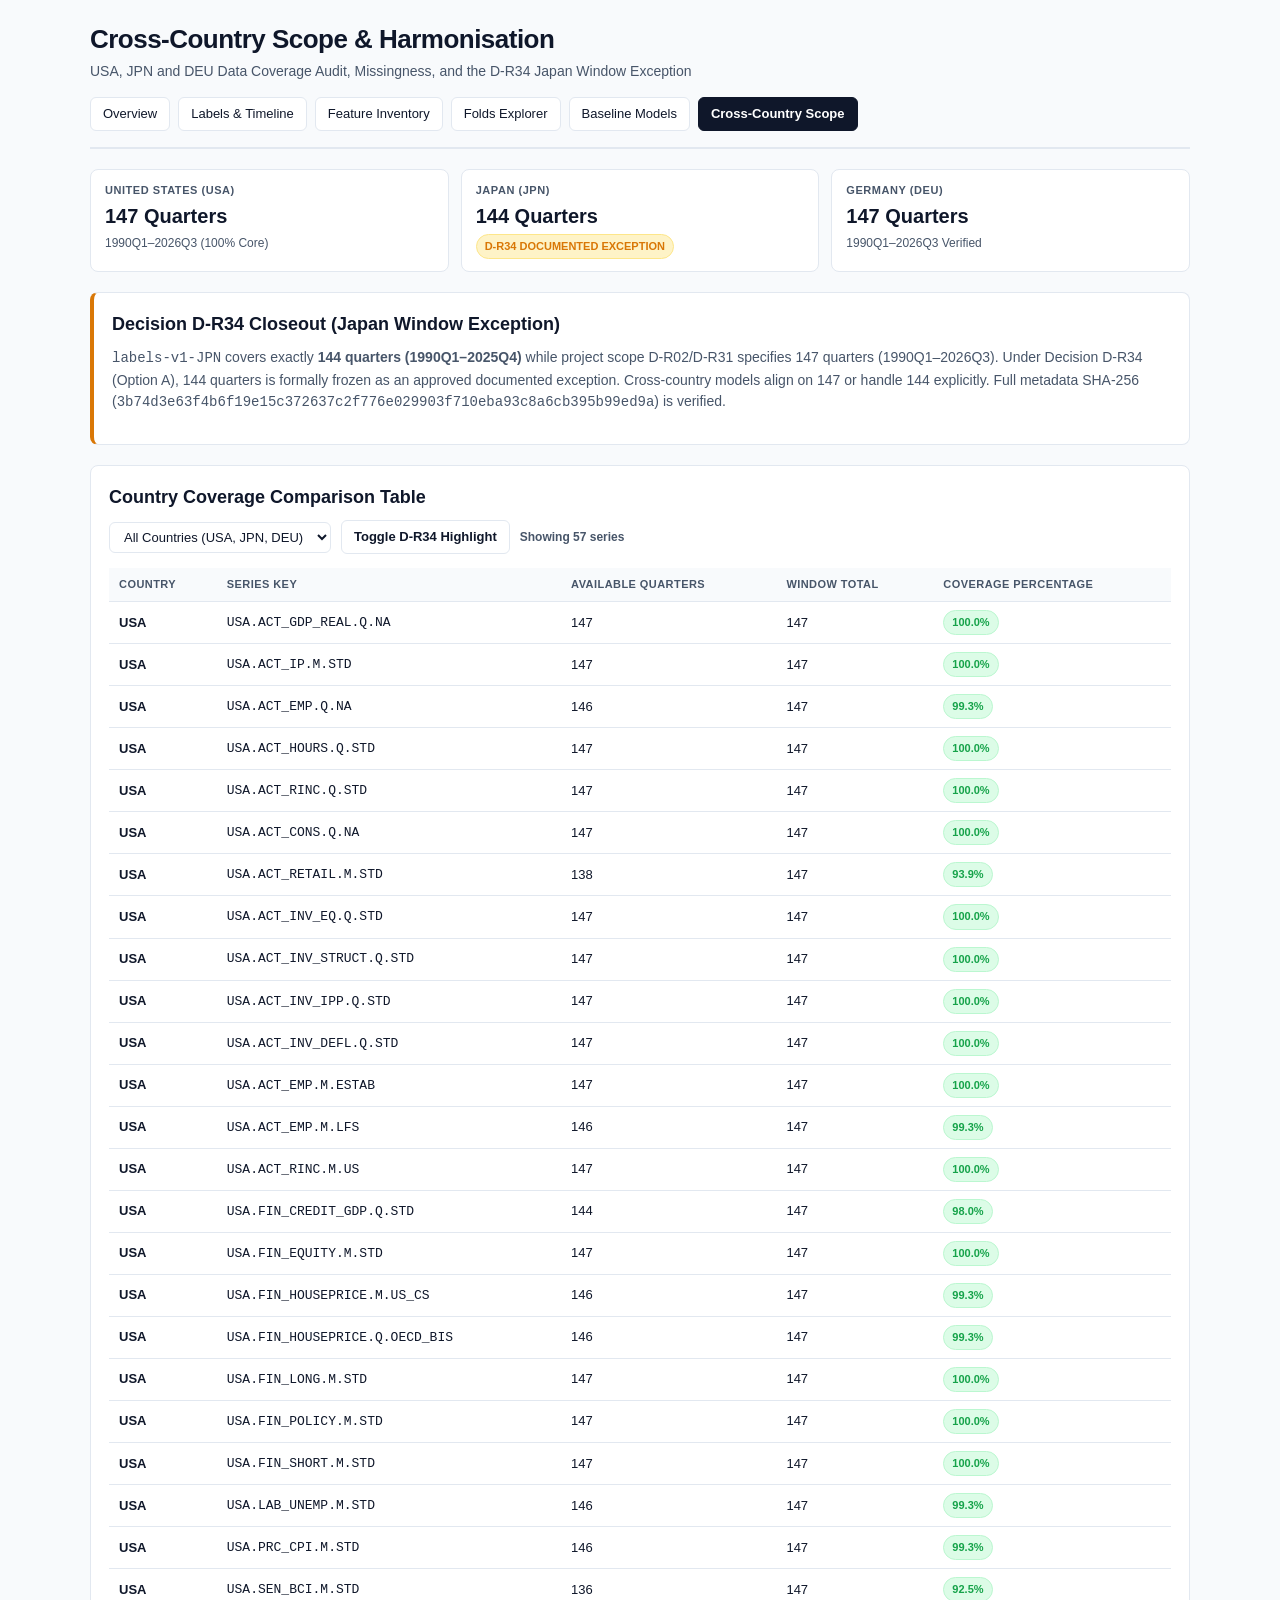
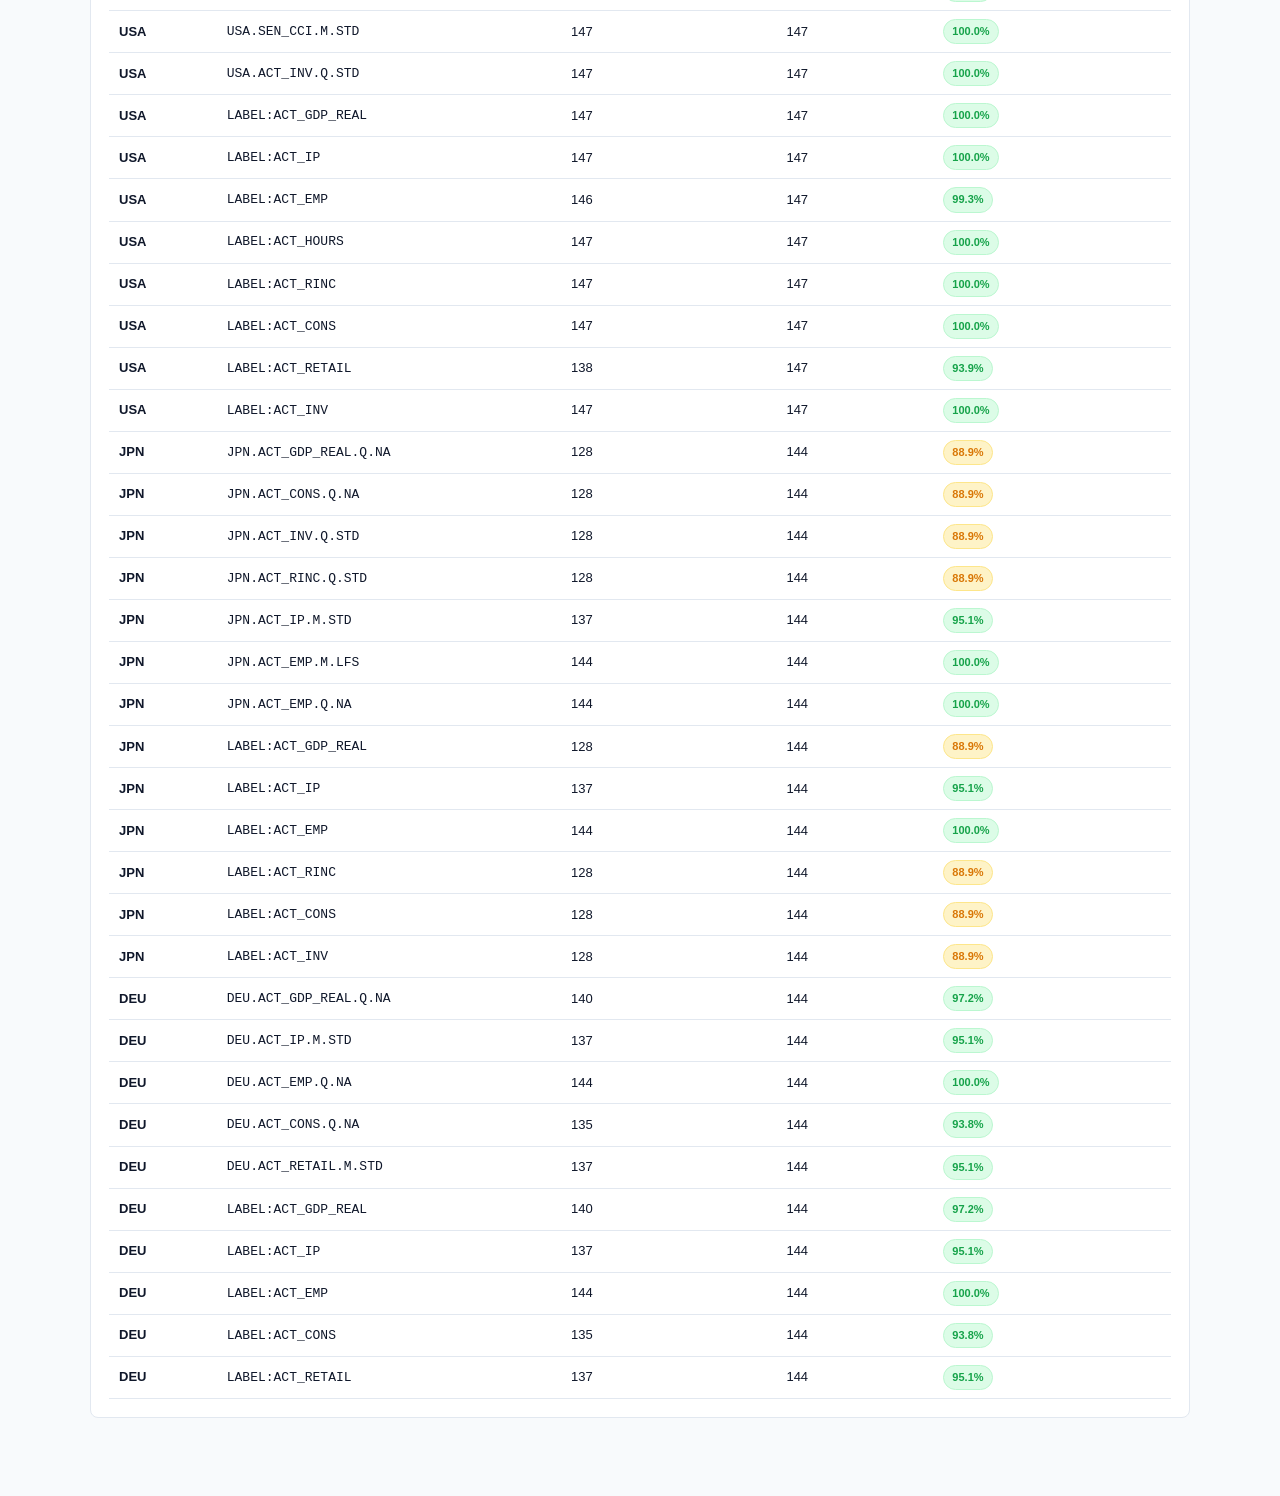
<file: site/countries.html>
<!doctype html>
<html lang="en">
<head>
<meta charset="utf-8">
<meta name="viewport" content="width=device-width, initial-scale=1">
<title>Recession Early Warning — Cross-Country Scope</title>
<style>
:root {
  --bg: #f8fafc;
  --card: #ffffff;
  --ink: #0f172a;
  --muted: #475569;
  --line: #e2e8f0;
  --accent: #0284c7;
  --accent-soft: #e0f2fe;
  --accent-dark: #0369a1;
  --success: #16a34a;
  --success-soft: #dcfce7;
  --warn: #dc2626;
  --warn-soft: #fee2e2;
  --amber: #d97706;
  --amber-soft: #fef3c7;
}
* { box-sizing: border-box; }
html { scroll-behavior: smooth; }
body {
  margin: 0;
  background: var(--bg);
  color: var(--ink);
  font-family: -apple-system, BlinkMacSystemFont, "Segoe UI", Roboto, "Helvetica Neue", Arial, sans-serif;
  line-height: 1.55;
  -webkit-font-smoothing: antialiased;
}
a { color: var(--accent); text-decoration: none; font-weight: 500; }
a:hover { text-decoration: underline; }
.wrap { max-width: 1140px; margin: 0 auto; padding: 24px 20px 60px; }
header.top {
  border-bottom: 2px solid var(--line);
  padding-bottom: 16px;
  margin-bottom: 20px;
}
h1 { font-size: 26px; line-height: 1.2; margin: 0 0 6px; letter-spacing: -0.02em; }
.sub { color: var(--muted); font-size: 14px; margin: 0; }
.nav-bar {
  display: flex;
  flex-wrap: wrap;
  gap: 8px;
  margin-top: 14px;
}
.nav-bar a {
  padding: 6px 12px;
  border-radius: 6px;
  font-size: 13px;
  background: #fff;
  border: 1px solid var(--line);
  color: var(--ink);
}
.nav-bar a:hover { border-color: var(--accent); background: var(--accent-soft); }
.nav-bar a.active {
  background: var(--ink);
  border-color: var(--ink);
  color: #fff;
  font-weight: 600;
}
.kpis {
  display: grid;
  grid-template-columns: repeat(auto-fit, minmax(160px, 1fr));
  gap: 12px;
  margin: 20px 0;
}
.kpi {
  background: var(--card);
  border: 1px solid var(--line);
  border-radius: 8px;
  padding: 12px 14px;
}
.kpi .k {
  font-size: 11px;
  font-weight: 700;
  text-transform: uppercase;
  letter-spacing: 0.05em;
  color: var(--muted);
}
.kpi .v {
  font-size: 20px;
  font-weight: 700;
  margin-top: 2px;
  font-variant-numeric: tabular-nums;
  word-break: break-all;
}
.kpi .n { font-size: 12px; color: var(--muted); margin-top: 2px; }
.card {
  background: var(--card);
  border: 1px solid var(--line);
  border-radius: 8px;
  padding: 18px;
  margin-bottom: 20px;
}
.card h2 { font-size: 18px; margin: 0 0 8px; }
.card p { margin: 0 0 12px; font-size: 14px; color: var(--muted); }
.badge {
  display: inline-block;
  font-size: 11px;
  font-weight: 700;
  text-transform: uppercase;
  padding: 3px 8px;
  border-radius: 999px;
  border: 1px solid transparent;
}
.badge.ok { background: var(--success-soft); color: var(--success); border-color: #bbf7d0; }
.badge.warn { background: var(--warn-soft); color: var(--warn); border-color: #fecaca; }
.badge.info { background: var(--accent-soft); color: var(--accent-dark); border-color: #bae6fd; }
.badge.amber { background: var(--amber-soft); color: var(--amber); border-color: #fde68a; }
.controls {
  display: flex;
  flex-wrap: wrap;
  gap: 10px;
  align-items: center;
  margin-bottom: 14px;
}
.controls input, .controls select {
  font: inherit;
  font-size: 13px;
  padding: 6px 10px;
  border-radius: 6px;
  border: 1px solid var(--line);
  background: #fff;
  color: var(--ink);
}
.controls button, .btn {
  font: inherit;
  font-size: 13px;
  font-weight: 600;
  padding: 6px 12px;
  border-radius: 6px;
  border: 1px solid var(--line);
  background: #fff;
  color: var(--ink);
  cursor: pointer;
}
.controls button:hover, .btn:hover { border-color: var(--accent); background: var(--accent-soft); }
.controls button.active, .btn.active { background: var(--accent); color: #fff; border-color: var(--accent); }
.table-wrap { overflow-x: auto; margin-top: 10px; }
table { width: 100%; border-collapse: collapse; font-size: 13px; font-variant-numeric: tabular-nums; }
th, td { padding: 8px 10px; text-align: left; border-bottom: 1px solid var(--line); }
th { font-size: 11px; font-weight: 700; text-transform: uppercase; letter-spacing: 0.04em; color: var(--muted); background: #f8fafc; }
tr:hover td { background: #f8fafc; }
.hash-box {
  font-family: ui-monospace, SFMono-Regular, Menlo, Monaco, Consolas, monospace;
  font-size: 12px;
  background: #f1f5f9;
  padding: 6px 10px;
  border-radius: 6px;
  border: 1px solid var(--line);
  word-break: break-all;
}
svg text { font-family: -apple-system, BlinkMacSystemFont, "Segoe UI", Roboto, sans-serif; font-size: 11px; }
</style>
</head>
<body>
<div class="wrap">
  <header class="top">
    <div>
      <h1>Cross-Country Scope & Harmonisation</h1>
      <p class="sub">USA, JPN and DEU Data Coverage Audit, Missingness, and the D-R34 Japan Window Exception</p>
    </div>
    <nav class="nav-bar"><a href="index.html" class="">Overview</a><a href="labels.html" class="">Labels & Timeline</a><a href="features.html" class="">Feature Inventory</a><a href="folds.html" class="">Folds Explorer</a><a href="baselines.html" class="">Baseline Models</a><a href="countries.html" class="active">Cross-Country Scope</a></nav>
  </header>

  <div class="kpis">
    <div class="kpi">
      <div class="k">United States (USA)</div>
      <div class="v">147 Quarters</div>
      <div class="n">1990Q1–2026Q3 (100% Core)</div>
    </div>
    <div class="kpi">
      <div class="k">Japan (JPN)</div>
      <div class="v">144 Quarters</div>
      <div class="n"><span class="badge amber">D-R34 Documented Exception</span></div>
    </div>
    <div class="kpi">
      <div class="k">Germany (DEU)</div>
      <div class="v">147 Quarters</div>
      <div class="n">1990Q1–2026Q3 Verified</div>
    </div>
  </div>

  <div class="card" id="dr34-card" style="border-left: 4px solid var(--amber);">
    <h2>Decision D-R34 Closeout (Japan Window Exception)</h2>
    <p><code>labels-v1-JPN</code> covers exactly <strong>144 quarters (1990Q1–2025Q4)</strong> while project scope D-R02/D-R31 specifies 147 quarters (1990Q1–2026Q3). Under Decision D-R34 (Option A), 144 quarters is formally frozen as an approved documented exception. Cross-country models align on 147 or handle 144 explicitly. Full metadata SHA-256 (<code>3b74d3e63f4b6f19e15c372637c2f776e029903f710eba93c8a6cb395b99ed9a</code>) is verified.</p>
  </div>

  <div class="card">
    <h2>Country Coverage Comparison Table</h2>
    <div class="controls">
      <select id="country-select">
        <option value="all">All Countries (USA, JPN, DEU)</option>
        <option value="USA">USA Only (147Q)</option>
        <option value="JPN">JPN Only (144Q - D-R34)</option>
        <option value="DEU">DEU Only (147Q)</option>
      </select>
      <button id="toggle-dr34-btn" class="btn">Toggle D-R34 Highlight</button>
      <span id="country-count" style="font-size:12px; color:var(--muted); font-weight:600;"></span>
    </div>

    <div class="table-wrap">
      <table>
        <thead>
          <tr>
            <th>Country</th>
            <th>Series Key</th>
            <th>Available Quarters</th>
            <th>Window Total</th>
            <th>Coverage Percentage</th>
          </tr>
        </thead>
        <tbody id="country-body">
          <tr class="country-row" data-country="USA">
              <td><strong>USA</strong></td>
              <td><code>USA.ACT_GDP_REAL.Q.NA</code></td>
              <td>147</td>
              <td>147</td>
              <td><span class="badge ok">100.0%</span></td>
            </tr><tr class="country-row" data-country="USA">
              <td><strong>USA</strong></td>
              <td><code>USA.ACT_IP.M.STD</code></td>
              <td>147</td>
              <td>147</td>
              <td><span class="badge ok">100.0%</span></td>
            </tr><tr class="country-row" data-country="USA">
              <td><strong>USA</strong></td>
              <td><code>USA.ACT_EMP.Q.NA</code></td>
              <td>146</td>
              <td>147</td>
              <td><span class="badge ok">99.3%</span></td>
            </tr><tr class="country-row" data-country="USA">
              <td><strong>USA</strong></td>
              <td><code>USA.ACT_HOURS.Q.STD</code></td>
              <td>147</td>
              <td>147</td>
              <td><span class="badge ok">100.0%</span></td>
            </tr><tr class="country-row" data-country="USA">
              <td><strong>USA</strong></td>
              <td><code>USA.ACT_RINC.Q.STD</code></td>
              <td>147</td>
              <td>147</td>
              <td><span class="badge ok">100.0%</span></td>
            </tr><tr class="country-row" data-country="USA">
              <td><strong>USA</strong></td>
              <td><code>USA.ACT_CONS.Q.NA</code></td>
              <td>147</td>
              <td>147</td>
              <td><span class="badge ok">100.0%</span></td>
            </tr><tr class="country-row" data-country="USA">
              <td><strong>USA</strong></td>
              <td><code>USA.ACT_RETAIL.M.STD</code></td>
              <td>138</td>
              <td>147</td>
              <td><span class="badge ok">93.9%</span></td>
            </tr><tr class="country-row" data-country="USA">
              <td><strong>USA</strong></td>
              <td><code>USA.ACT_INV_EQ.Q.STD</code></td>
              <td>147</td>
              <td>147</td>
              <td><span class="badge ok">100.0%</span></td>
            </tr><tr class="country-row" data-country="USA">
              <td><strong>USA</strong></td>
              <td><code>USA.ACT_INV_STRUCT.Q.STD</code></td>
              <td>147</td>
              <td>147</td>
              <td><span class="badge ok">100.0%</span></td>
            </tr><tr class="country-row" data-country="USA">
              <td><strong>USA</strong></td>
              <td><code>USA.ACT_INV_IPP.Q.STD</code></td>
              <td>147</td>
              <td>147</td>
              <td><span class="badge ok">100.0%</span></td>
            </tr><tr class="country-row" data-country="USA">
              <td><strong>USA</strong></td>
              <td><code>USA.ACT_INV_DEFL.Q.STD</code></td>
              <td>147</td>
              <td>147</td>
              <td><span class="badge ok">100.0%</span></td>
            </tr><tr class="country-row" data-country="USA">
              <td><strong>USA</strong></td>
              <td><code>USA.ACT_EMP.M.ESTAB</code></td>
              <td>147</td>
              <td>147</td>
              <td><span class="badge ok">100.0%</span></td>
            </tr><tr class="country-row" data-country="USA">
              <td><strong>USA</strong></td>
              <td><code>USA.ACT_EMP.M.LFS</code></td>
              <td>146</td>
              <td>147</td>
              <td><span class="badge ok">99.3%</span></td>
            </tr><tr class="country-row" data-country="USA">
              <td><strong>USA</strong></td>
              <td><code>USA.ACT_RINC.M.US</code></td>
              <td>147</td>
              <td>147</td>
              <td><span class="badge ok">100.0%</span></td>
            </tr><tr class="country-row" data-country="USA">
              <td><strong>USA</strong></td>
              <td><code>USA.FIN_CREDIT_GDP.Q.STD</code></td>
              <td>144</td>
              <td>147</td>
              <td><span class="badge ok">98.0%</span></td>
            </tr><tr class="country-row" data-country="USA">
              <td><strong>USA</strong></td>
              <td><code>USA.FIN_EQUITY.M.STD</code></td>
              <td>147</td>
              <td>147</td>
              <td><span class="badge ok">100.0%</span></td>
            </tr><tr class="country-row" data-country="USA">
              <td><strong>USA</strong></td>
              <td><code>USA.FIN_HOUSEPRICE.M.US_CS</code></td>
              <td>146</td>
              <td>147</td>
              <td><span class="badge ok">99.3%</span></td>
            </tr><tr class="country-row" data-country="USA">
              <td><strong>USA</strong></td>
              <td><code>USA.FIN_HOUSEPRICE.Q.OECD_BIS</code></td>
              <td>146</td>
              <td>147</td>
              <td><span class="badge ok">99.3%</span></td>
            </tr><tr class="country-row" data-country="USA">
              <td><strong>USA</strong></td>
              <td><code>USA.FIN_LONG.M.STD</code></td>
              <td>147</td>
              <td>147</td>
              <td><span class="badge ok">100.0%</span></td>
            </tr><tr class="country-row" data-country="USA">
              <td><strong>USA</strong></td>
              <td><code>USA.FIN_POLICY.M.STD</code></td>
              <td>147</td>
              <td>147</td>
              <td><span class="badge ok">100.0%</span></td>
            </tr><tr class="country-row" data-country="USA">
              <td><strong>USA</strong></td>
              <td><code>USA.FIN_SHORT.M.STD</code></td>
              <td>147</td>
              <td>147</td>
              <td><span class="badge ok">100.0%</span></td>
            </tr><tr class="country-row" data-country="USA">
              <td><strong>USA</strong></td>
              <td><code>USA.LAB_UNEMP.M.STD</code></td>
              <td>146</td>
              <td>147</td>
              <td><span class="badge ok">99.3%</span></td>
            </tr><tr class="country-row" data-country="USA">
              <td><strong>USA</strong></td>
              <td><code>USA.PRC_CPI.M.STD</code></td>
              <td>146</td>
              <td>147</td>
              <td><span class="badge ok">99.3%</span></td>
            </tr><tr class="country-row" data-country="USA">
              <td><strong>USA</strong></td>
              <td><code>USA.SEN_BCI.M.STD</code></td>
              <td>136</td>
              <td>147</td>
              <td><span class="badge ok">92.5%</span></td>
            </tr><tr class="country-row" data-country="USA">
              <td><strong>USA</strong></td>
              <td><code>USA.SEN_CCI.M.STD</code></td>
              <td>147</td>
              <td>147</td>
              <td><span class="badge ok">100.0%</span></td>
            </tr><tr class="country-row" data-country="USA">
              <td><strong>USA</strong></td>
              <td><code>USA.ACT_INV.Q.STD</code></td>
              <td>147</td>
              <td>147</td>
              <td><span class="badge ok">100.0%</span></td>
            </tr><tr class="country-row" data-country="USA">
              <td><strong>USA</strong></td>
              <td><code>LABEL:ACT_GDP_REAL</code></td>
              <td>147</td>
              <td>147</td>
              <td><span class="badge ok">100.0%</span></td>
            </tr><tr class="country-row" data-country="USA">
              <td><strong>USA</strong></td>
              <td><code>LABEL:ACT_IP</code></td>
              <td>147</td>
              <td>147</td>
              <td><span class="badge ok">100.0%</span></td>
            </tr><tr class="country-row" data-country="USA">
              <td><strong>USA</strong></td>
              <td><code>LABEL:ACT_EMP</code></td>
              <td>146</td>
              <td>147</td>
              <td><span class="badge ok">99.3%</span></td>
            </tr><tr class="country-row" data-country="USA">
              <td><strong>USA</strong></td>
              <td><code>LABEL:ACT_HOURS</code></td>
              <td>147</td>
              <td>147</td>
              <td><span class="badge ok">100.0%</span></td>
            </tr><tr class="country-row" data-country="USA">
              <td><strong>USA</strong></td>
              <td><code>LABEL:ACT_RINC</code></td>
              <td>147</td>
              <td>147</td>
              <td><span class="badge ok">100.0%</span></td>
            </tr><tr class="country-row" data-country="USA">
              <td><strong>USA</strong></td>
              <td><code>LABEL:ACT_CONS</code></td>
              <td>147</td>
              <td>147</td>
              <td><span class="badge ok">100.0%</span></td>
            </tr><tr class="country-row" data-country="USA">
              <td><strong>USA</strong></td>
              <td><code>LABEL:ACT_RETAIL</code></td>
              <td>138</td>
              <td>147</td>
              <td><span class="badge ok">93.9%</span></td>
            </tr><tr class="country-row" data-country="USA">
              <td><strong>USA</strong></td>
              <td><code>LABEL:ACT_INV</code></td>
              <td>147</td>
              <td>147</td>
              <td><span class="badge ok">100.0%</span></td>
            </tr><tr class="country-row" data-country="JPN">
              <td><strong>JPN</strong></td>
              <td><code>JPN.ACT_GDP_REAL.Q.NA</code></td>
              <td>128</td>
              <td>144</td>
              <td><span class="badge amber">88.9%</span></td>
            </tr><tr class="country-row" data-country="JPN">
              <td><strong>JPN</strong></td>
              <td><code>JPN.ACT_CONS.Q.NA</code></td>
              <td>128</td>
              <td>144</td>
              <td><span class="badge amber">88.9%</span></td>
            </tr><tr class="country-row" data-country="JPN">
              <td><strong>JPN</strong></td>
              <td><code>JPN.ACT_INV.Q.STD</code></td>
              <td>128</td>
              <td>144</td>
              <td><span class="badge amber">88.9%</span></td>
            </tr><tr class="country-row" data-country="JPN">
              <td><strong>JPN</strong></td>
              <td><code>JPN.ACT_RINC.Q.STD</code></td>
              <td>128</td>
              <td>144</td>
              <td><span class="badge amber">88.9%</span></td>
            </tr><tr class="country-row" data-country="JPN">
              <td><strong>JPN</strong></td>
              <td><code>JPN.ACT_IP.M.STD</code></td>
              <td>137</td>
              <td>144</td>
              <td><span class="badge ok">95.1%</span></td>
            </tr><tr class="country-row" data-country="JPN">
              <td><strong>JPN</strong></td>
              <td><code>JPN.ACT_EMP.M.LFS</code></td>
              <td>144</td>
              <td>144</td>
              <td><span class="badge ok">100.0%</span></td>
            </tr><tr class="country-row" data-country="JPN">
              <td><strong>JPN</strong></td>
              <td><code>JPN.ACT_EMP.Q.NA</code></td>
              <td>144</td>
              <td>144</td>
              <td><span class="badge ok">100.0%</span></td>
            </tr><tr class="country-row" data-country="JPN">
              <td><strong>JPN</strong></td>
              <td><code>LABEL:ACT_GDP_REAL</code></td>
              <td>128</td>
              <td>144</td>
              <td><span class="badge amber">88.9%</span></td>
            </tr><tr class="country-row" data-country="JPN">
              <td><strong>JPN</strong></td>
              <td><code>LABEL:ACT_IP</code></td>
              <td>137</td>
              <td>144</td>
              <td><span class="badge ok">95.1%</span></td>
            </tr><tr class="country-row" data-country="JPN">
              <td><strong>JPN</strong></td>
              <td><code>LABEL:ACT_EMP</code></td>
              <td>144</td>
              <td>144</td>
              <td><span class="badge ok">100.0%</span></td>
            </tr><tr class="country-row" data-country="JPN">
              <td><strong>JPN</strong></td>
              <td><code>LABEL:ACT_RINC</code></td>
              <td>128</td>
              <td>144</td>
              <td><span class="badge amber">88.9%</span></td>
            </tr><tr class="country-row" data-country="JPN">
              <td><strong>JPN</strong></td>
              <td><code>LABEL:ACT_CONS</code></td>
              <td>128</td>
              <td>144</td>
              <td><span class="badge amber">88.9%</span></td>
            </tr><tr class="country-row" data-country="JPN">
              <td><strong>JPN</strong></td>
              <td><code>LABEL:ACT_INV</code></td>
              <td>128</td>
              <td>144</td>
              <td><span class="badge amber">88.9%</span></td>
            </tr><tr class="country-row" data-country="DEU">
              <td><strong>DEU</strong></td>
              <td><code>DEU.ACT_GDP_REAL.Q.NA</code></td>
              <td>140</td>
              <td>144</td>
              <td><span class="badge ok">97.2%</span></td>
            </tr><tr class="country-row" data-country="DEU">
              <td><strong>DEU</strong></td>
              <td><code>DEU.ACT_IP.M.STD</code></td>
              <td>137</td>
              <td>144</td>
              <td><span class="badge ok">95.1%</span></td>
            </tr><tr class="country-row" data-country="DEU">
              <td><strong>DEU</strong></td>
              <td><code>DEU.ACT_EMP.Q.NA</code></td>
              <td>144</td>
              <td>144</td>
              <td><span class="badge ok">100.0%</span></td>
            </tr><tr class="country-row" data-country="DEU">
              <td><strong>DEU</strong></td>
              <td><code>DEU.ACT_CONS.Q.NA</code></td>
              <td>135</td>
              <td>144</td>
              <td><span class="badge ok">93.8%</span></td>
            </tr><tr class="country-row" data-country="DEU">
              <td><strong>DEU</strong></td>
              <td><code>DEU.ACT_RETAIL.M.STD</code></td>
              <td>137</td>
              <td>144</td>
              <td><span class="badge ok">95.1%</span></td>
            </tr><tr class="country-row" data-country="DEU">
              <td><strong>DEU</strong></td>
              <td><code>LABEL:ACT_GDP_REAL</code></td>
              <td>140</td>
              <td>144</td>
              <td><span class="badge ok">97.2%</span></td>
            </tr><tr class="country-row" data-country="DEU">
              <td><strong>DEU</strong></td>
              <td><code>LABEL:ACT_IP</code></td>
              <td>137</td>
              <td>144</td>
              <td><span class="badge ok">95.1%</span></td>
            </tr><tr class="country-row" data-country="DEU">
              <td><strong>DEU</strong></td>
              <td><code>LABEL:ACT_EMP</code></td>
              <td>144</td>
              <td>144</td>
              <td><span class="badge ok">100.0%</span></td>
            </tr><tr class="country-row" data-country="DEU">
              <td><strong>DEU</strong></td>
              <td><code>LABEL:ACT_CONS</code></td>
              <td>135</td>
              <td>144</td>
              <td><span class="badge ok">93.8%</span></td>
            </tr><tr class="country-row" data-country="DEU">
              <td><strong>DEU</strong></td>
              <td><code>LABEL:ACT_RETAIL</code></td>
              <td>137</td>
              <td>144</td>
              <td><span class="badge ok">95.1%</span></td>
            </tr>
        </tbody>
      </table>
    </div>
  </div>
</div>

<script type="application/json" id="page-data">{"label_hash":"2379fd53e4c9023538cafcd5668a4835bcdd7b45cfae9e3cbc3d4f306ed19daa","n_features":149,"quarters":["1990Q1","1990Q2","1990Q3","1990Q4","1991Q1","1991Q2","1991Q3","1991Q4","1992Q1","1992Q2","1992Q3","1992Q4","1993Q1","1993Q2","1993Q3","1993Q4","1994Q1","1994Q2","1994Q3","1994Q4","1995Q1","1995Q2","1995Q3","1995Q4","1996Q1","1996Q2","1996Q3","1996Q4","1997Q1","1997Q2","1997Q3","1997Q4","1998Q1","1998Q2","1998Q3","1998Q4","1999Q1","1999Q2","1999Q3","1999Q4","2000Q1","2000Q2","2000Q3","2000Q4","2001Q1","2001Q2","2001Q3","2001Q4","2002Q1","2002Q2","2002Q3","2002Q4","2003Q1","2003Q2","2003Q3","2003Q4","2004Q1","2004Q2","2004Q3","2004Q4","2005Q1","2005Q2","2005Q3","2005Q4","2006Q1","2006Q2","2006Q3","2006Q4","2007Q1","2007Q2","2007Q3","2007Q4","2008Q1","2008Q2","2008Q3","2008Q4","2009Q1","2009Q2","2009Q3","2009Q4","2010Q1","2010Q2","2010Q3","2010Q4","2011Q1","2011Q2","2011Q3","2011Q4","2012Q1","2012Q2","2012Q3","2012Q4","2013Q1","2013Q2","2013Q3","2013Q4","2014Q1","2014Q2","2014Q3","2014Q4","2015Q1","2015Q2","2015Q3","2015Q4","2016Q1","2016Q2","2016Q3","2016Q4","2017Q1","2017Q2","2017Q3","2017Q4","2018Q1","2018Q2","2018Q3","2018Q4","2019Q1","2019Q2","2019Q3","2019Q4","2020Q1","2020Q2","2020Q3","2020Q4","2021Q1","2021Q2","2021Q3","2021Q4","2022Q1","2022Q2","2022Q3","2022Q4","2023Q1","2023Q2","2023Q3","2023Q4","2024Q1","2024Q2","2024Q3","2024Q4","2025Q1","2025Q2","2025Q3","2025Q4","2026Q1","2026Q2","2026Q3"],"gates":{"G1 base commit contains 4556011":{"status":"PASS","passed":true,"details":{"base_commit":"4556011","is_ancestor":true}},"G2 USA label blob hash == 2379fd53...19daa":{"status":"PASS","passed":true,"details":{"expected":"2379fd53e4c9023538cafcd5668a4835bcdd7b45cfae9e3cbc3d4f306ed19daa","actual":"2379fd53e4c9023538cafcd5668a4835bcdd7b45cfae9e3cbc3d4f306ed19daa"}},"G3 USA_panel shape and window recorded in spec":{"status":"PASS","passed":true,"details":{"n_rows":267,"n_cols":27,"start":"1960Q1","end":"2026Q3","spec_verified":true}},"G4 make features (147 rows, contiguous, unscaled, zero blacklisted)":{"status":"PASS","passed":true,"details":{"rows":147,"predictors":149}},"G5 make folds deterministic (identical bytes, D-R37 parameters verified)":{"status":"PASS","passed":true,"details":{"sha256":"cc4814be7e020d466d53e905961c46f5a2ccbe3a0b9197fd7b9e62eb0feb8719","horizons":["1","2","4"],"n_folds_2q":67,"approved":true,"decision":"D-R37"}},"G6 tests/test_features.py passes; mutation fails on leaks":{"status":"PASS","passed":true,"details":{"pytest_output":"......                                                                   [100%]","returncode":0}},"G7 baselines reproduce (identical hashes, PR-AUC + recall)":{"status":"PASS","passed":true,"details":{"csv_sha256":"e227e2543334dd6c11b43db9e6433fadb4eeccaacd8a7e64833647d07377af86","md_sha256":"9cfe616c6fde0b78676750d55b8d94a3dad12afa5a2878f7ccc667f1212b00ce","results":[{"horizon":"1Q","model":"majority","pr_auc":0.015385,"episode_recall":1.0,"episode_recall_05":0.0},{"horizon":"1Q","model":"term_spread","pr_auc":0.111111,"episode_recall":1.0,"episode_recall_05":0.0},{"horizon":"1Q","model":"plain_logistic","pr_auc":0.047619,"episode_recall":0.0,"episode_recall_05":0.0},{"horizon":"2Q","model":"majority","pr_auc":0.023562,"episode_recall":1.0,"episode_recall_05":0.0},{"horizon":"2Q","model":"term_spread","pr_auc":0.155556,"episode_recall":1.0,"episode_recall_05":0.0},{"horizon":"2Q","model":"plain_logistic","pr_auc":0.107955,"episode_recall":0.0,"episode_recall_05":0.0},{"horizon":"4Q","model":"majority","pr_auc":0.040995,"episode_recall":1.0,"episode_recall_05":0.0},{"horizon":"4Q","model":"term_spread","pr_auc":0.176804,"episode_recall":1.0,"episode_recall_05":1.0},{"horizon":"4Q","model":"plain_logistic","pr_auc":0.197276,"episode_recall":0.0,"episode_recall_05":0.0}]}},"G8 D-R34 present and JPN metadata hash verified":{"status":"PASS","passed":true,"details":{"dr34_present":true,"actual_json_hash":"3b74d3e63f4b6f19e15c372637c2f776e029903f710eba93c8a6cb395b99ed9a","doc_hash_match":true}},"G9 git status shows zero changes to outputs/labels/**":{"status":"PASS","passed":true,"details":{"clean":true,"status_output":""}}},"episodes":[{"episode_id":1,"peak":"1990Q2","trough":"1991Q1","duration":3,"depth_sd":1.447904,"diffusion":0.809524},{"episode_id":2,"peak":"2001Q1","trough":"2001Q4","duration":3,"depth_sd":0.666114,"diffusion":0.708333},{"episode_id":3,"peak":"2007Q4","trough":"2009Q2","duration":6,"depth_sd":6.220129,"diffusion":0.875},{"episode_id":4,"peak":"2019Q4","trough":"2020Q2","duration":2,"depth_sd":10.968622,"diffusion":0.9375}],"features":[{"name":"beai_copy_ACT_GDP_REAL__qoq_growth","source":"beai_copy_ACT_GDP_REAL","group":"BEAI Copy","lag":"1 Quarter (NA)","transform":"Growth","blacklisted":false},{"name":"beai_copy_ACT_GDP_REAL__yoy_growth","source":"beai_copy_ACT_GDP_REAL","group":"BEAI Copy","lag":"1 Quarter (NA)","transform":"Growth","blacklisted":false},{"name":"beai_copy_ACT_GDP_REAL__base_lag_1","source":"beai_copy_ACT_GDP_REAL","group":"BEAI Copy","lag":"1 Quarter (NA)","transform":"Growth","blacklisted":false},{"name":"beai_copy_ACT_GDP_REAL__base_lag_2","source":"beai_copy_ACT_GDP_REAL","group":"BEAI Copy","lag":"1 Quarter (NA)","transform":"Growth","blacklisted":false},{"name":"beai_copy_ACT_GDP_REAL__base_lag_4","source":"beai_copy_ACT_GDP_REAL","group":"BEAI Copy","lag":"1 Quarter (NA)","transform":"Growth","blacklisted":false},{"name":"beai_copy_ACT_GDP_REAL__rolling_mean_4q","source":"beai_copy_ACT_GDP_REAL","group":"BEAI Copy","lag":"1 Quarter (NA)","transform":"Growth","blacklisted":false},{"name":"beai_copy_ACT_GDP_REAL__rolling_volatility_4q","source":"beai_copy_ACT_GDP_REAL","group":"BEAI Copy","lag":"1 Quarter (NA)","transform":"Growth","blacklisted":false},{"name":"beai_copy_ACT_GDP_REAL__trend_4q","source":"beai_copy_ACT_GDP_REAL","group":"BEAI Copy","lag":"1 Quarter (NA)","transform":"Growth","blacklisted":false},{"name":"beai_copy_ACT_IP__qoq_growth","source":"beai_copy_ACT_IP","group":"BEAI Copy","lag":"1 Quarter (NA)","transform":"Growth","blacklisted":false},{"name":"beai_copy_ACT_IP__yoy_growth","source":"beai_copy_ACT_IP","group":"BEAI Copy","lag":"1 Quarter (NA)","transform":"Growth","blacklisted":false},{"name":"beai_copy_ACT_IP__base_lag_1","source":"beai_copy_ACT_IP","group":"BEAI Copy","lag":"1 Quarter (NA)","transform":"Growth","blacklisted":false},{"name":"beai_copy_ACT_IP__base_lag_2","source":"beai_copy_ACT_IP","group":"BEAI Copy","lag":"1 Quarter (NA)","transform":"Growth","blacklisted":false},{"name":"beai_copy_ACT_IP__base_lag_4","source":"beai_copy_ACT_IP","group":"BEAI Copy","lag":"1 Quarter (NA)","transform":"Growth","blacklisted":false},{"name":"beai_copy_ACT_IP__rolling_mean_4q","source":"beai_copy_ACT_IP","group":"BEAI Copy","lag":"1 Quarter (NA)","transform":"Growth","blacklisted":false},{"name":"beai_copy_ACT_IP__rolling_volatility_4q","source":"beai_copy_ACT_IP","group":"BEAI Copy","lag":"1 Quarter (NA)","transform":"Growth","blacklisted":false},{"name":"beai_copy_ACT_IP__trend_4q","source":"beai_copy_ACT_IP","group":"BEAI Copy","lag":"1 Quarter (NA)","transform":"Growth","blacklisted":false},{"name":"beai_copy_ACT_EMP__qoq_growth","source":"beai_copy_ACT_EMP","group":"BEAI Copy","lag":"1 Quarter (NA)","transform":"Growth","blacklisted":false},{"name":"beai_copy_ACT_EMP__yoy_growth","source":"beai_copy_ACT_EMP","group":"BEAI Copy","lag":"1 Quarter (NA)","transform":"Growth","blacklisted":false},{"name":"beai_copy_ACT_EMP__base_lag_1","source":"beai_copy_ACT_EMP","group":"BEAI Copy","lag":"1 Quarter (NA)","transform":"Growth","blacklisted":false},{"name":"beai_copy_ACT_EMP__base_lag_2","source":"beai_copy_ACT_EMP","group":"BEAI Copy","lag":"1 Quarter (NA)","transform":"Growth","blacklisted":false},{"name":"beai_copy_ACT_EMP__base_lag_4","source":"beai_copy_ACT_EMP","group":"BEAI Copy","lag":"1 Quarter (NA)","transform":"Growth","blacklisted":false},{"name":"beai_copy_ACT_EMP__rolling_mean_4q","source":"beai_copy_ACT_EMP","group":"BEAI Copy","lag":"1 Quarter (NA)","transform":"Growth","blacklisted":false},{"name":"beai_copy_ACT_EMP__rolling_volatility_4q","source":"beai_copy_ACT_EMP","group":"BEAI Copy","lag":"1 Quarter (NA)","transform":"Growth","blacklisted":false},{"name":"beai_copy_ACT_EMP__trend_4q","source":"beai_copy_ACT_EMP","group":"BEAI Copy","lag":"1 Quarter (NA)","transform":"Growth","blacklisted":false},{"name":"beai_copy_ACT_HOURS__qoq_growth","source":"beai_copy_ACT_HOURS","group":"BEAI Copy","lag":"1 Quarter (NA)","transform":"Growth","blacklisted":false},{"name":"beai_copy_ACT_HOURS__yoy_growth","source":"beai_copy_ACT_HOURS","group":"BEAI Copy","lag":"1 Quarter (NA)","transform":"Growth","blacklisted":false},{"name":"beai_copy_ACT_HOURS__base_lag_1","source":"beai_copy_ACT_HOURS","group":"BEAI Copy","lag":"1 Quarter (NA)","transform":"Growth","blacklisted":false},{"name":"beai_copy_ACT_HOURS__base_lag_2","source":"beai_copy_ACT_HOURS","group":"BEAI Copy","lag":"1 Quarter (NA)","transform":"Growth","blacklisted":false},{"name":"beai_copy_ACT_HOURS__base_lag_4","source":"beai_copy_ACT_HOURS","group":"BEAI Copy","lag":"1 Quarter (NA)","transform":"Growth","blacklisted":false},{"name":"beai_copy_ACT_HOURS__rolling_mean_4q","source":"beai_copy_ACT_HOURS","group":"BEAI Copy","lag":"1 Quarter (NA)","transform":"Growth","blacklisted":false},{"name":"beai_copy_ACT_HOURS__rolling_volatility_4q","source":"beai_copy_ACT_HOURS","group":"BEAI Copy","lag":"1 Quarter (NA)","transform":"Growth","blacklisted":false},{"name":"beai_copy_ACT_HOURS__trend_4q","source":"beai_copy_ACT_HOURS","group":"BEAI Copy","lag":"1 Quarter (NA)","transform":"Growth","blacklisted":false},{"name":"beai_copy_ACT_RINC__qoq_growth","source":"beai_copy_ACT_RINC","group":"BEAI Copy","lag":"1 Quarter (NA)","transform":"Growth","blacklisted":false},{"name":"beai_copy_ACT_RINC__yoy_growth","source":"beai_copy_ACT_RINC","group":"BEAI Copy","lag":"1 Quarter (NA)","transform":"Growth","blacklisted":false},{"name":"beai_copy_ACT_RINC__base_lag_1","source":"beai_copy_ACT_RINC","group":"BEAI Copy","lag":"1 Quarter (NA)","transform":"Growth","blacklisted":false},{"name":"beai_copy_ACT_RINC__base_lag_2","source":"beai_copy_ACT_RINC","group":"BEAI Copy","lag":"1 Quarter (NA)","transform":"Growth","blacklisted":false},{"name":"beai_copy_ACT_RINC__base_lag_4","source":"beai_copy_ACT_RINC","group":"BEAI Copy","lag":"1 Quarter (NA)","transform":"Growth","blacklisted":false},{"name":"beai_copy_ACT_RINC__rolling_mean_4q","source":"beai_copy_ACT_RINC","group":"BEAI Copy","lag":"1 Quarter (NA)","transform":"Growth","blacklisted":false},{"name":"beai_copy_ACT_RINC__rolling_volatility_4q","source":"beai_copy_ACT_RINC","group":"BEAI Copy","lag":"1 Quarter (NA)","transform":"Growth","blacklisted":false},{"name":"beai_copy_ACT_RINC__trend_4q","source":"beai_copy_ACT_RINC","group":"BEAI Copy","lag":"1 Quarter (NA)","transform":"Growth","blacklisted":false},{"name":"beai_copy_ACT_CONS__qoq_growth","source":"beai_copy_ACT_CONS","group":"BEAI Copy","lag":"1 Quarter (NA)","transform":"Growth","blacklisted":false},{"name":"beai_copy_ACT_CONS__yoy_growth","source":"beai_copy_ACT_CONS","group":"BEAI Copy","lag":"1 Quarter (NA)","transform":"Growth","blacklisted":false},{"name":"beai_copy_ACT_CONS__base_lag_1","source":"beai_copy_ACT_CONS","group":"BEAI Copy","lag":"1 Quarter (NA)","transform":"Growth","blacklisted":false},{"name":"beai_copy_ACT_CONS__base_lag_2","source":"beai_copy_ACT_CONS","group":"BEAI Copy","lag":"1 Quarter (NA)","transform":"Growth","blacklisted":false},{"name":"beai_copy_ACT_CONS__base_lag_4","source":"beai_copy_ACT_CONS","group":"BEAI Copy","lag":"1 Quarter (NA)","transform":"Growth","blacklisted":false},{"name":"beai_copy_ACT_CONS__rolling_mean_4q","source":"beai_copy_ACT_CONS","group":"BEAI Copy","lag":"1 Quarter (NA)","transform":"Growth","blacklisted":false},{"name":"beai_copy_ACT_CONS__rolling_volatility_4q","source":"beai_copy_ACT_CONS","group":"BEAI Copy","lag":"1 Quarter (NA)","transform":"Growth","blacklisted":false},{"name":"beai_copy_ACT_CONS__trend_4q","source":"beai_copy_ACT_CONS","group":"BEAI Copy","lag":"1 Quarter (NA)","transform":"Growth","blacklisted":false},{"name":"beai_copy_ACT_RETAIL__qoq_growth","source":"beai_copy_ACT_RETAIL","group":"BEAI Copy","lag":"1 Quarter (NA)","transform":"Growth","blacklisted":false},{"name":"beai_copy_ACT_RETAIL__yoy_growth","source":"beai_copy_ACT_RETAIL","group":"BEAI Copy","lag":"1 Quarter (NA)","transform":"Growth","blacklisted":false},{"name":"beai_copy_ACT_RETAIL__base_lag_1","source":"beai_copy_ACT_RETAIL","group":"BEAI Copy","lag":"1 Quarter (NA)","transform":"Growth","blacklisted":false},{"name":"beai_copy_ACT_RETAIL__base_lag_2","source":"beai_copy_ACT_RETAIL","group":"BEAI Copy","lag":"1 Quarter (NA)","transform":"Growth","blacklisted":false},{"name":"beai_copy_ACT_RETAIL__base_lag_4","source":"beai_copy_ACT_RETAIL","group":"BEAI Copy","lag":"1 Quarter (NA)","transform":"Growth","blacklisted":false},{"name":"beai_copy_ACT_RETAIL__rolling_mean_4q","source":"beai_copy_ACT_RETAIL","group":"BEAI Copy","lag":"1 Quarter (NA)","transform":"Growth","blacklisted":false},{"name":"beai_copy_ACT_RETAIL__rolling_volatility_4q","source":"beai_copy_ACT_RETAIL","group":"BEAI Copy","lag":"1 Quarter (NA)","transform":"Growth","blacklisted":false},{"name":"beai_copy_ACT_RETAIL__trend_4q","source":"beai_copy_ACT_RETAIL","group":"BEAI Copy","lag":"1 Quarter (NA)","transform":"Growth","blacklisted":false},{"name":"beai_copy_ACT_INV__qoq_growth","source":"beai_copy_ACT_INV","group":"BEAI Copy","lag":"1 Quarter (NA)","transform":"Growth","blacklisted":false},{"name":"beai_copy_ACT_INV__yoy_growth","source":"beai_copy_ACT_INV","group":"BEAI Copy","lag":"1 Quarter (NA)","transform":"Growth","blacklisted":false},{"name":"beai_copy_ACT_INV__base_lag_1","source":"beai_copy_ACT_INV","group":"BEAI Copy","lag":"1 Quarter (NA)","transform":"Growth","blacklisted":false},{"name":"beai_copy_ACT_INV__base_lag_2","source":"beai_copy_ACT_INV","group":"BEAI Copy","lag":"1 Quarter (NA)","transform":"Growth","blacklisted":false},{"name":"beai_copy_ACT_INV__base_lag_4","source":"beai_copy_ACT_INV","group":"BEAI Copy","lag":"1 Quarter (NA)","transform":"Growth","blacklisted":false},{"name":"beai_copy_ACT_INV__rolling_mean_4q","source":"beai_copy_ACT_INV","group":"BEAI Copy","lag":"1 Quarter (NA)","transform":"Growth","blacklisted":false},{"name":"beai_copy_ACT_INV__rolling_volatility_4q","source":"beai_copy_ACT_INV","group":"BEAI Copy","lag":"1 Quarter (NA)","transform":"Growth","blacklisted":false},{"name":"beai_copy_ACT_INV__trend_4q","source":"beai_copy_ACT_INV","group":"BEAI Copy","lag":"1 Quarter (NA)","transform":"Growth","blacklisted":false},{"name":"FIN_CREDIT_GDP__level","source":"FIN_CREDIT_GDP","group":"Financial","lag":"0 Days (Market)","transform":"Level","blacklisted":false},{"name":"FIN_CREDIT_GDP__change_4q","source":"FIN_CREDIT_GDP","group":"Financial","lag":"0 Days (Market)","transform":"Level","blacklisted":false},{"name":"FIN_CREDIT_GDP__change_8q","source":"FIN_CREDIT_GDP","group":"Financial","lag":"0 Days (Market)","transform":"Level","blacklisted":false},{"name":"FIN_CREDIT_GDP__base_lag_1","source":"FIN_CREDIT_GDP","group":"Financial","lag":"0 Days (Market)","transform":"Level","blacklisted":false},{"name":"FIN_CREDIT_GDP__base_lag_2","source":"FIN_CREDIT_GDP","group":"Financial","lag":"0 Days (Market)","transform":"Level","blacklisted":false},{"name":"FIN_CREDIT_GDP__base_lag_4","source":"FIN_CREDIT_GDP","group":"Financial","lag":"0 Days (Market)","transform":"Level","blacklisted":false},{"name":"FIN_CREDIT_GDP__rolling_mean_4q","source":"FIN_CREDIT_GDP","group":"Financial","lag":"0 Days (Market)","transform":"Level","blacklisted":false},{"name":"FIN_CREDIT_GDP__rolling_volatility_4q","source":"FIN_CREDIT_GDP","group":"Financial","lag":"0 Days (Market)","transform":"Level","blacklisted":false},{"name":"FIN_EQUITY__qoq_log_change","source":"FIN_EQUITY","group":"Financial","lag":"0 Days (Market)","transform":"Level","blacklisted":false},{"name":"FIN_EQUITY__yoy_log_change","source":"FIN_EQUITY","group":"Financial","lag":"0 Days (Market)","transform":"Level","blacklisted":false},{"name":"FIN_EQUITY__base_lag_1","source":"FIN_EQUITY","group":"Financial","lag":"0 Days (Market)","transform":"Level","blacklisted":false},{"name":"FIN_EQUITY__base_lag_2","source":"FIN_EQUITY","group":"Financial","lag":"0 Days (Market)","transform":"Level","blacklisted":false},{"name":"FIN_EQUITY__base_lag_4","source":"FIN_EQUITY","group":"Financial","lag":"0 Days (Market)","transform":"Level","blacklisted":false},{"name":"FIN_EQUITY__rolling_mean_4q","source":"FIN_EQUITY","group":"Financial","lag":"0 Days (Market)","transform":"Level","blacklisted":false},{"name":"FIN_EQUITY__rolling_volatility_4q","source":"FIN_EQUITY","group":"Financial","lag":"0 Days (Market)","transform":"Level","blacklisted":false},{"name":"FIN_HOUSEPRICE_CS__qoq_log_change","source":"FIN_HOUSEPRICE_CS","group":"Financial","lag":"0 Days (Market)","transform":"Level","blacklisted":false},{"name":"FIN_HOUSEPRICE_CS__yoy_log_change","source":"FIN_HOUSEPRICE_CS","group":"Financial","lag":"0 Days (Market)","transform":"Level","blacklisted":false},{"name":"FIN_HOUSEPRICE_CS__base_lag_1","source":"FIN_HOUSEPRICE_CS","group":"Financial","lag":"0 Days (Market)","transform":"Level","blacklisted":false},{"name":"FIN_HOUSEPRICE_CS__base_lag_2","source":"FIN_HOUSEPRICE_CS","group":"Financial","lag":"0 Days (Market)","transform":"Level","blacklisted":false},{"name":"FIN_HOUSEPRICE_CS__base_lag_4","source":"FIN_HOUSEPRICE_CS","group":"Financial","lag":"0 Days (Market)","transform":"Level","blacklisted":false},{"name":"FIN_HOUSEPRICE_CS__rolling_mean_4q","source":"FIN_HOUSEPRICE_CS","group":"Financial","lag":"0 Days (Market)","transform":"Level","blacklisted":false},{"name":"FIN_HOUSEPRICE_CS__rolling_volatility_4q","source":"FIN_HOUSEPRICE_CS","group":"Financial","lag":"0 Days (Market)","transform":"Level","blacklisted":false},{"name":"FIN_HOUSEPRICE_BIS__qoq_log_change","source":"FIN_HOUSEPRICE_BIS","group":"Financial","lag":"0 Days (Market)","transform":"Level","blacklisted":false},{"name":"FIN_HOUSEPRICE_BIS__yoy_log_change","source":"FIN_HOUSEPRICE_BIS","group":"Financial","lag":"0 Days (Market)","transform":"Level","blacklisted":false},{"name":"FIN_HOUSEPRICE_BIS__base_lag_1","source":"FIN_HOUSEPRICE_BIS","group":"Financial","lag":"0 Days (Market)","transform":"Level","blacklisted":false},{"name":"FIN_HOUSEPRICE_BIS__base_lag_2","source":"FIN_HOUSEPRICE_BIS","group":"Financial","lag":"0 Days (Market)","transform":"Level","blacklisted":false},{"name":"FIN_HOUSEPRICE_BIS__base_lag_4","source":"FIN_HOUSEPRICE_BIS","group":"Financial","lag":"0 Days (Market)","transform":"Level","blacklisted":false},{"name":"FIN_HOUSEPRICE_BIS__rolling_mean_4q","source":"FIN_HOUSEPRICE_BIS","group":"Financial","lag":"0 Days (Market)","transform":"Level","blacklisted":false},{"name":"FIN_HOUSEPRICE_BIS__rolling_volatility_4q","source":"FIN_HOUSEPRICE_BIS","group":"Financial","lag":"0 Days (Market)","transform":"Level","blacklisted":false},{"name":"FIN_LONG__level","source":"FIN_LONG","group":"Financial","lag":"0 Days (Market)","transform":"Level","blacklisted":false},{"name":"FIN_LONG__change_4q","source":"FIN_LONG","group":"Financial","lag":"0 Days (Market)","transform":"Level","blacklisted":false},{"name":"FIN_LONG__base_lag_1","source":"FIN_LONG","group":"Financial","lag":"0 Days (Market)","transform":"Level","blacklisted":false},{"name":"FIN_LONG__base_lag_2","source":"FIN_LONG","group":"Financial","lag":"0 Days (Market)","transform":"Level","blacklisted":false},{"name":"FIN_LONG__base_lag_4","source":"FIN_LONG","group":"Financial","lag":"0 Days (Market)","transform":"Level","blacklisted":false},{"name":"FIN_LONG__rolling_mean_4q","source":"FIN_LONG","group":"Financial","lag":"0 Days (Market)","transform":"Level","blacklisted":false},{"name":"FIN_LONG__rolling_volatility_4q","source":"FIN_LONG","group":"Financial","lag":"0 Days (Market)","transform":"Level","blacklisted":false},{"name":"FIN_POLICY__level","source":"FIN_POLICY","group":"Financial","lag":"0 Days (Market)","transform":"Level","blacklisted":false},{"name":"FIN_POLICY__change_4q","source":"FIN_POLICY","group":"Financial","lag":"0 Days (Market)","transform":"Level","blacklisted":false},{"name":"FIN_POLICY__base_lag_1","source":"FIN_POLICY","group":"Financial","lag":"0 Days (Market)","transform":"Level","blacklisted":false},{"name":"FIN_POLICY__base_lag_2","source":"FIN_POLICY","group":"Financial","lag":"0 Days (Market)","transform":"Level","blacklisted":false},{"name":"FIN_POLICY__base_lag_4","source":"FIN_POLICY","group":"Financial","lag":"0 Days (Market)","transform":"Level","blacklisted":false},{"name":"FIN_POLICY__rolling_mean_4q","source":"FIN_POLICY","group":"Financial","lag":"0 Days (Market)","transform":"Level","blacklisted":false},{"name":"FIN_POLICY__rolling_volatility_4q","source":"FIN_POLICY","group":"Financial","lag":"0 Days (Market)","transform":"Level","blacklisted":false},{"name":"FIN_SHORT__level","source":"FIN_SHORT","group":"Financial","lag":"0 Days (Market)","transform":"Level","blacklisted":false},{"name":"FIN_SHORT__change_4q","source":"FIN_SHORT","group":"Financial","lag":"0 Days (Market)","transform":"Level","blacklisted":false},{"name":"FIN_SHORT__base_lag_1","source":"FIN_SHORT","group":"Financial","lag":"0 Days (Market)","transform":"Level","blacklisted":false},{"name":"FIN_SHORT__base_lag_2","source":"FIN_SHORT","group":"Financial","lag":"0 Days (Market)","transform":"Level","blacklisted":false},{"name":"FIN_SHORT__base_lag_4","source":"FIN_SHORT","group":"Financial","lag":"0 Days (Market)","transform":"Level","blacklisted":false},{"name":"FIN_SHORT__rolling_mean_4q","source":"FIN_SHORT","group":"Financial","lag":"0 Days (Market)","transform":"Level","blacklisted":false},{"name":"FIN_SHORT__rolling_volatility_4q","source":"FIN_SHORT","group":"Financial","lag":"0 Days (Market)","transform":"Level","blacklisted":false},{"name":"LAB_UNEMP__level","source":"LAB_UNEMP","group":"Labor & Prices","lag":"6 Weeks (Monthly)","transform":"Rate / Inflation","blacklisted":false},{"name":"LAB_UNEMP__change_4q","source":"LAB_UNEMP","group":"Labor & Prices","lag":"6 Weeks (Monthly)","transform":"Rate / Inflation","blacklisted":false},{"name":"LAB_UNEMP__base_lag_1","source":"LAB_UNEMP","group":"Labor & Prices","lag":"6 Weeks (Monthly)","transform":"Rate / Inflation","blacklisted":false},{"name":"LAB_UNEMP__base_lag_2","source":"LAB_UNEMP","group":"Labor & Prices","lag":"6 Weeks (Monthly)","transform":"Rate / Inflation","blacklisted":false},{"name":"LAB_UNEMP__base_lag_4","source":"LAB_UNEMP","group":"Labor & Prices","lag":"6 Weeks (Monthly)","transform":"Rate / Inflation","blacklisted":false},{"name":"LAB_UNEMP__rolling_mean_4q","source":"LAB_UNEMP","group":"Labor & Prices","lag":"6 Weeks (Monthly)","transform":"Rate / Inflation","blacklisted":false},{"name":"LAB_UNEMP__rolling_volatility_4q","source":"LAB_UNEMP","group":"Labor & Prices","lag":"6 Weeks (Monthly)","transform":"Rate / Inflation","blacklisted":false},{"name":"PRC_CPI__qoq_log_change","source":"PRC_CPI","group":"Labor & Prices","lag":"6 Weeks (Monthly)","transform":"Rate / Inflation","blacklisted":false},{"name":"PRC_CPI__yoy_log_change","source":"PRC_CPI","group":"Labor & Prices","lag":"6 Weeks (Monthly)","transform":"Rate / Inflation","blacklisted":false},{"name":"PRC_CPI__base_lag_1","source":"PRC_CPI","group":"Labor & Prices","lag":"6 Weeks (Monthly)","transform":"Rate / Inflation","blacklisted":false},{"name":"PRC_CPI__base_lag_2","source":"PRC_CPI","group":"Labor & Prices","lag":"6 Weeks (Monthly)","transform":"Rate / Inflation","blacklisted":false},{"name":"PRC_CPI__base_lag_4","source":"PRC_CPI","group":"Labor & Prices","lag":"6 Weeks (Monthly)","transform":"Rate / Inflation","blacklisted":false},{"name":"PRC_CPI__rolling_mean_4q","source":"PRC_CPI","group":"Labor & Prices","lag":"6 Weeks (Monthly)","transform":"Rate / Inflation","blacklisted":false},{"name":"PRC_CPI__rolling_volatility_4q","source":"PRC_CPI","group":"Labor & Prices","lag":"6 Weeks (Monthly)","transform":"Rate / Inflation","blacklisted":false},{"name":"SEN_BCI__level","source":"SEN_BCI","group":"Survey","lag":"4 Weeks (Survey)","transform":"Index Level","blacklisted":false},{"name":"SEN_BCI__change_4q","source":"SEN_BCI","group":"Survey","lag":"4 Weeks (Survey)","transform":"Index Level","blacklisted":false},{"name":"SEN_BCI__base_lag_1","source":"SEN_BCI","group":"Survey","lag":"4 Weeks (Survey)","transform":"Index Level","blacklisted":false},{"name":"SEN_BCI__base_lag_2","source":"SEN_BCI","group":"Survey","lag":"4 Weeks (Survey)","transform":"Index Level","blacklisted":false},{"name":"SEN_BCI__base_lag_4","source":"SEN_BCI","group":"Survey","lag":"4 Weeks (Survey)","transform":"Index Level","blacklisted":false},{"name":"SEN_BCI__rolling_mean_4q","source":"SEN_BCI","group":"Survey","lag":"4 Weeks (Survey)","transform":"Index Level","blacklisted":false},{"name":"SEN_BCI__rolling_volatility_4q","source":"SEN_BCI","group":"Survey","lag":"4 Weeks (Survey)","transform":"Index Level","blacklisted":false},{"name":"SEN_CCI__level","source":"SEN_CCI","group":"Survey","lag":"4 Weeks (Survey)","transform":"Index Level","blacklisted":false},{"name":"SEN_CCI__change_4q","source":"SEN_CCI","group":"Survey","lag":"4 Weeks (Survey)","transform":"Index Level","blacklisted":false},{"name":"SEN_CCI__base_lag_1","source":"SEN_CCI","group":"Survey","lag":"4 Weeks (Survey)","transform":"Index Level","blacklisted":false},{"name":"SEN_CCI__base_lag_2","source":"SEN_CCI","group":"Survey","lag":"4 Weeks (Survey)","transform":"Index Level","blacklisted":false},{"name":"SEN_CCI__base_lag_4","source":"SEN_CCI","group":"Survey","lag":"4 Weeks (Survey)","transform":"Index Level","blacklisted":false},{"name":"SEN_CCI__rolling_mean_4q","source":"SEN_CCI","group":"Survey","lag":"4 Weeks (Survey)","transform":"Index Level","blacklisted":false},{"name":"SEN_CCI__rolling_volatility_4q","source":"SEN_CCI","group":"Survey","lag":"4 Weeks (Survey)","transform":"Index Level","blacklisted":false},{"name":"FIN_SLOPE__level","source":"FIN_SLOPE","group":"Derived Spread","lag":"0 Days (Market)","transform":"Spread (10Y-3M)","blacklisted":false},{"name":"FIN_SLOPE__change_4q","source":"FIN_SLOPE","group":"Derived Spread","lag":"0 Days (Market)","transform":"Spread (10Y-3M)","blacklisted":false},{"name":"FIN_SLOPE__base_lag_1","source":"FIN_SLOPE","group":"Derived Spread","lag":"0 Days (Market)","transform":"Spread (10Y-3M)","blacklisted":false},{"name":"FIN_SLOPE__base_lag_2","source":"FIN_SLOPE","group":"Derived Spread","lag":"0 Days (Market)","transform":"Spread (10Y-3M)","blacklisted":false},{"name":"FIN_SLOPE__base_lag_4","source":"FIN_SLOPE","group":"Derived Spread","lag":"0 Days (Market)","transform":"Spread (10Y-3M)","blacklisted":false},{"name":"FIN_SLOPE__rolling_mean_4q","source":"FIN_SLOPE","group":"Derived Spread","lag":"0 Days (Market)","transform":"Spread (10Y-3M)","blacklisted":false},{"name":"FIN_SLOPE__rolling_volatility_4q","source":"FIN_SLOPE","group":"Derived Spread","lag":"0 Days (Market)","transform":"Spread (10Y-3M)","blacklisted":false},{"name":"factor","source":"Pipeline A","group":"Blacklist Demo","lag":"Ex-post","transform":"Coincident Factor","blacklisted":true},{"name":"level","source":"Pipeline A","group":"Blacklist Demo","lag":"Ex-post","transform":"Integrated Index","blacklisted":true},{"name":"R","source":"Pipeline A","group":"Blacklist Demo","lag":"Ex-post","transform":"Target Label","blacklisted":true},{"name":"USA.NBER.Q","source":"NBER","group":"Blacklist Demo","lag":"Ex-post","transform":"Chronology Benchmark","blacklisted":true}],"folds":{"1":[{"train_start":"1990Q1","train_end":"2009Q3","test_start":"2010Q1","test_end":"2010Q1","purge_quarters":1,"train_quarters":79},{"train_start":"1990Q1","train_end":"2009Q4","test_start":"2010Q2","test_end":"2010Q2","purge_quarters":1,"train_quarters":80},{"train_start":"1990Q1","train_end":"2010Q1","test_start":"2010Q3","test_end":"2010Q3","purge_quarters":1,"train_quarters":81},{"train_start":"1990Q1","train_end":"2010Q2","test_start":"2010Q4","test_end":"2010Q4","purge_quarters":1,"train_quarters":82},{"train_start":"1990Q1","train_end":"2010Q3","test_start":"2011Q1","test_end":"2011Q1","purge_quarters":1,"train_quarters":83},{"train_start":"1990Q1","train_end":"2010Q4","test_start":"2011Q2","test_end":"2011Q2","purge_quarters":1,"train_quarters":84},{"train_start":"1990Q1","train_end":"2011Q1","test_start":"2011Q3","test_end":"2011Q3","purge_quarters":1,"train_quarters":85},{"train_start":"1990Q1","train_end":"2011Q2","test_start":"2011Q4","test_end":"2011Q4","purge_quarters":1,"train_quarters":86},{"train_start":"1990Q1","train_end":"2011Q3","test_start":"2012Q1","test_end":"2012Q1","purge_quarters":1,"train_quarters":87},{"train_start":"1990Q1","train_end":"2011Q4","test_start":"2012Q2","test_end":"2012Q2","purge_quarters":1,"train_quarters":88},{"train_start":"1990Q1","train_end":"2012Q1","test_start":"2012Q3","test_end":"2012Q3","purge_quarters":1,"train_quarters":89},{"train_start":"1990Q1","train_end":"2012Q2","test_start":"2012Q4","test_end":"2012Q4","purge_quarters":1,"train_quarters":90},{"train_start":"1990Q1","train_end":"2012Q3","test_start":"2013Q1","test_end":"2013Q1","purge_quarters":1,"train_quarters":91},{"train_start":"1990Q1","train_end":"2012Q4","test_start":"2013Q2","test_end":"2013Q2","purge_quarters":1,"train_quarters":92},{"train_start":"1990Q1","train_end":"2013Q1","test_start":"2013Q3","test_end":"2013Q3","purge_quarters":1,"train_quarters":93},{"train_start":"1990Q1","train_end":"2013Q2","test_start":"2013Q4","test_end":"2013Q4","purge_quarters":1,"train_quarters":94},{"train_start":"1990Q1","train_end":"2013Q3","test_start":"2014Q1","test_end":"2014Q1","purge_quarters":1,"train_quarters":95},{"train_start":"1990Q1","train_end":"2013Q4","test_start":"2014Q2","test_end":"2014Q2","purge_quarters":1,"train_quarters":96},{"train_start":"1990Q1","train_end":"2014Q1","test_start":"2014Q3","test_end":"2014Q3","purge_quarters":1,"train_quarters":97},{"train_start":"1990Q1","train_end":"2014Q2","test_start":"2014Q4","test_end":"2014Q4","purge_quarters":1,"train_quarters":98},{"train_start":"1990Q1","train_end":"2014Q3","test_start":"2015Q1","test_end":"2015Q1","purge_quarters":1,"train_quarters":99},{"train_start":"1990Q1","train_end":"2014Q4","test_start":"2015Q2","test_end":"2015Q2","purge_quarters":1,"train_quarters":100},{"train_start":"1990Q1","train_end":"2015Q1","test_start":"2015Q3","test_end":"2015Q3","purge_quarters":1,"train_quarters":101},{"train_start":"1990Q1","train_end":"2015Q2","test_start":"2015Q4","test_end":"2015Q4","purge_quarters":1,"train_quarters":102},{"train_start":"1990Q1","train_end":"2015Q3","test_start":"2016Q1","test_end":"2016Q1","purge_quarters":1,"train_quarters":103},{"train_start":"1990Q1","train_end":"2015Q4","test_start":"2016Q2","test_end":"2016Q2","purge_quarters":1,"train_quarters":104},{"train_start":"1990Q1","train_end":"2016Q1","test_start":"2016Q3","test_end":"2016Q3","purge_quarters":1,"train_quarters":105},{"train_start":"1990Q1","train_end":"2016Q2","test_start":"2016Q4","test_end":"2016Q4","purge_quarters":1,"train_quarters":106},{"train_start":"1990Q1","train_end":"2016Q3","test_start":"2017Q1","test_end":"2017Q1","purge_quarters":1,"train_quarters":107},{"train_start":"1990Q1","train_end":"2016Q4","test_start":"2017Q2","test_end":"2017Q2","purge_quarters":1,"train_quarters":108},{"train_start":"1990Q1","train_end":"2017Q1","test_start":"2017Q3","test_end":"2017Q3","purge_quarters":1,"train_quarters":109},{"train_start":"1990Q1","train_end":"2017Q2","test_start":"2017Q4","test_end":"2017Q4","purge_quarters":1,"train_quarters":110},{"train_start":"1990Q1","train_end":"2017Q3","test_start":"2018Q1","test_end":"2018Q1","purge_quarters":1,"train_quarters":111},{"train_start":"1990Q1","train_end":"2017Q4","test_start":"2018Q2","test_end":"2018Q2","purge_quarters":1,"train_quarters":112},{"train_start":"1990Q1","train_end":"2018Q1","test_start":"2018Q3","test_end":"2018Q3","purge_quarters":1,"train_quarters":113},{"train_start":"1990Q1","train_end":"2018Q2","test_start":"2018Q4","test_end":"2018Q4","purge_quarters":1,"train_quarters":114},{"train_start":"1990Q1","train_end":"2018Q3","test_start":"2019Q1","test_end":"2019Q1","purge_quarters":1,"train_quarters":115},{"train_start":"1990Q1","train_end":"2018Q4","test_start":"2019Q2","test_end":"2019Q2","purge_quarters":1,"train_quarters":116},{"train_start":"1990Q1","train_end":"2019Q1","test_start":"2019Q3","test_end":"2019Q3","purge_quarters":1,"train_quarters":117},{"train_start":"1990Q1","train_end":"2019Q2","test_start":"2019Q4","test_end":"2019Q4","purge_quarters":1,"train_quarters":118},{"train_start":"1990Q1","train_end":"2019Q3","test_start":"2020Q1","test_end":"2020Q1","purge_quarters":1,"train_quarters":119},{"train_start":"1990Q1","train_end":"2019Q4","test_start":"2020Q2","test_end":"2020Q2","purge_quarters":1,"train_quarters":120},{"train_start":"1990Q1","train_end":"2020Q1","test_start":"2020Q3","test_end":"2020Q3","purge_quarters":1,"train_quarters":121},{"train_start":"1990Q1","train_end":"2020Q2","test_start":"2020Q4","test_end":"2020Q4","purge_quarters":1,"train_quarters":122},{"train_start":"1990Q1","train_end":"2020Q3","test_start":"2021Q1","test_end":"2021Q1","purge_quarters":1,"train_quarters":123},{"train_start":"1990Q1","train_end":"2020Q4","test_start":"2021Q2","test_end":"2021Q2","purge_quarters":1,"train_quarters":124},{"train_start":"1990Q1","train_end":"2021Q1","test_start":"2021Q3","test_end":"2021Q3","purge_quarters":1,"train_quarters":125},{"train_start":"1990Q1","train_end":"2021Q2","test_start":"2021Q4","test_end":"2021Q4","purge_quarters":1,"train_quarters":126},{"train_start":"1990Q1","train_end":"2021Q3","test_start":"2022Q1","test_end":"2022Q1","purge_quarters":1,"train_quarters":127},{"train_start":"1990Q1","train_end":"2021Q4","test_start":"2022Q2","test_end":"2022Q2","purge_quarters":1,"train_quarters":128},{"train_start":"1990Q1","train_end":"2022Q1","test_start":"2022Q3","test_end":"2022Q3","purge_quarters":1,"train_quarters":129},{"train_start":"1990Q1","train_end":"2022Q2","test_start":"2022Q4","test_end":"2022Q4","purge_quarters":1,"train_quarters":130},{"train_start":"1990Q1","train_end":"2022Q3","test_start":"2023Q1","test_end":"2023Q1","purge_quarters":1,"train_quarters":131},{"train_start":"1990Q1","train_end":"2022Q4","test_start":"2023Q2","test_end":"2023Q2","purge_quarters":1,"train_quarters":132},{"train_start":"1990Q1","train_end":"2023Q1","test_start":"2023Q3","test_end":"2023Q3","purge_quarters":1,"train_quarters":133},{"train_start":"1990Q1","train_end":"2023Q2","test_start":"2023Q4","test_end":"2023Q4","purge_quarters":1,"train_quarters":134},{"train_start":"1990Q1","train_end":"2023Q3","test_start":"2024Q1","test_end":"2024Q1","purge_quarters":1,"train_quarters":135},{"train_start":"1990Q1","train_end":"2023Q4","test_start":"2024Q2","test_end":"2024Q2","purge_quarters":1,"train_quarters":136},{"train_start":"1990Q1","train_end":"2024Q1","test_start":"2024Q3","test_end":"2024Q3","purge_quarters":1,"train_quarters":137},{"train_start":"1990Q1","train_end":"2024Q2","test_start":"2024Q4","test_end":"2024Q4","purge_quarters":1,"train_quarters":138},{"train_start":"1990Q1","train_end":"2024Q3","test_start":"2025Q1","test_end":"2025Q1","purge_quarters":1,"train_quarters":139},{"train_start":"1990Q1","train_end":"2024Q4","test_start":"2025Q2","test_end":"2025Q2","purge_quarters":1,"train_quarters":140},{"train_start":"1990Q1","train_end":"2025Q1","test_start":"2025Q3","test_end":"2025Q3","purge_quarters":1,"train_quarters":141},{"train_start":"1990Q1","train_end":"2025Q2","test_start":"2025Q4","test_end":"2025Q4","purge_quarters":1,"train_quarters":142},{"train_start":"1990Q1","train_end":"2025Q3","test_start":"2026Q1","test_end":"2026Q1","purge_quarters":1,"train_quarters":143},{"train_start":"1990Q1","train_end":"2025Q4","test_start":"2026Q2","test_end":"2026Q2","purge_quarters":1,"train_quarters":144},{"train_start":"1990Q1","train_end":"2026Q1","test_start":"2026Q3","test_end":"2026Q3","purge_quarters":1,"train_quarters":145}],"2":[{"train_start":"1990Q1","train_end":"2009Q2","test_start":"2010Q1","test_end":"2010Q1","purge_quarters":2,"train_quarters":78},{"train_start":"1990Q1","train_end":"2009Q3","test_start":"2010Q2","test_end":"2010Q2","purge_quarters":2,"train_quarters":79},{"train_start":"1990Q1","train_end":"2009Q4","test_start":"2010Q3","test_end":"2010Q3","purge_quarters":2,"train_quarters":80},{"train_start":"1990Q1","train_end":"2010Q1","test_start":"2010Q4","test_end":"2010Q4","purge_quarters":2,"train_quarters":81},{"train_start":"1990Q1","train_end":"2010Q2","test_start":"2011Q1","test_end":"2011Q1","purge_quarters":2,"train_quarters":82},{"train_start":"1990Q1","train_end":"2010Q3","test_start":"2011Q2","test_end":"2011Q2","purge_quarters":2,"train_quarters":83},{"train_start":"1990Q1","train_end":"2010Q4","test_start":"2011Q3","test_end":"2011Q3","purge_quarters":2,"train_quarters":84},{"train_start":"1990Q1","train_end":"2011Q1","test_start":"2011Q4","test_end":"2011Q4","purge_quarters":2,"train_quarters":85},{"train_start":"1990Q1","train_end":"2011Q2","test_start":"2012Q1","test_end":"2012Q1","purge_quarters":2,"train_quarters":86},{"train_start":"1990Q1","train_end":"2011Q3","test_start":"2012Q2","test_end":"2012Q2","purge_quarters":2,"train_quarters":87},{"train_start":"1990Q1","train_end":"2011Q4","test_start":"2012Q3","test_end":"2012Q3","purge_quarters":2,"train_quarters":88},{"train_start":"1990Q1","train_end":"2012Q1","test_start":"2012Q4","test_end":"2012Q4","purge_quarters":2,"train_quarters":89},{"train_start":"1990Q1","train_end":"2012Q2","test_start":"2013Q1","test_end":"2013Q1","purge_quarters":2,"train_quarters":90},{"train_start":"1990Q1","train_end":"2012Q3","test_start":"2013Q2","test_end":"2013Q2","purge_quarters":2,"train_quarters":91},{"train_start":"1990Q1","train_end":"2012Q4","test_start":"2013Q3","test_end":"2013Q3","purge_quarters":2,"train_quarters":92},{"train_start":"1990Q1","train_end":"2013Q1","test_start":"2013Q4","test_end":"2013Q4","purge_quarters":2,"train_quarters":93},{"train_start":"1990Q1","train_end":"2013Q2","test_start":"2014Q1","test_end":"2014Q1","purge_quarters":2,"train_quarters":94},{"train_start":"1990Q1","train_end":"2013Q3","test_start":"2014Q2","test_end":"2014Q2","purge_quarters":2,"train_quarters":95},{"train_start":"1990Q1","train_end":"2013Q4","test_start":"2014Q3","test_end":"2014Q3","purge_quarters":2,"train_quarters":96},{"train_start":"1990Q1","train_end":"2014Q1","test_start":"2014Q4","test_end":"2014Q4","purge_quarters":2,"train_quarters":97},{"train_start":"1990Q1","train_end":"2014Q2","test_start":"2015Q1","test_end":"2015Q1","purge_quarters":2,"train_quarters":98},{"train_start":"1990Q1","train_end":"2014Q3","test_start":"2015Q2","test_end":"2015Q2","purge_quarters":2,"train_quarters":99},{"train_start":"1990Q1","train_end":"2014Q4","test_start":"2015Q3","test_end":"2015Q3","purge_quarters":2,"train_quarters":100},{"train_start":"1990Q1","train_end":"2015Q1","test_start":"2015Q4","test_end":"2015Q4","purge_quarters":2,"train_quarters":101},{"train_start":"1990Q1","train_end":"2015Q2","test_start":"2016Q1","test_end":"2016Q1","purge_quarters":2,"train_quarters":102},{"train_start":"1990Q1","train_end":"2015Q3","test_start":"2016Q2","test_end":"2016Q2","purge_quarters":2,"train_quarters":103},{"train_start":"1990Q1","train_end":"2015Q4","test_start":"2016Q3","test_end":"2016Q3","purge_quarters":2,"train_quarters":104},{"train_start":"1990Q1","train_end":"2016Q1","test_start":"2016Q4","test_end":"2016Q4","purge_quarters":2,"train_quarters":105},{"train_start":"1990Q1","train_end":"2016Q2","test_start":"2017Q1","test_end":"2017Q1","purge_quarters":2,"train_quarters":106},{"train_start":"1990Q1","train_end":"2016Q3","test_start":"2017Q2","test_end":"2017Q2","purge_quarters":2,"train_quarters":107},{"train_start":"1990Q1","train_end":"2016Q4","test_start":"2017Q3","test_end":"2017Q3","purge_quarters":2,"train_quarters":108},{"train_start":"1990Q1","train_end":"2017Q1","test_start":"2017Q4","test_end":"2017Q4","purge_quarters":2,"train_quarters":109},{"train_start":"1990Q1","train_end":"2017Q2","test_start":"2018Q1","test_end":"2018Q1","purge_quarters":2,"train_quarters":110},{"train_start":"1990Q1","train_end":"2017Q3","test_start":"2018Q2","test_end":"2018Q2","purge_quarters":2,"train_quarters":111},{"train_start":"1990Q1","train_end":"2017Q4","test_start":"2018Q3","test_end":"2018Q3","purge_quarters":2,"train_quarters":112},{"train_start":"1990Q1","train_end":"2018Q1","test_start":"2018Q4","test_end":"2018Q4","purge_quarters":2,"train_quarters":113},{"train_start":"1990Q1","train_end":"2018Q2","test_start":"2019Q1","test_end":"2019Q1","purge_quarters":2,"train_quarters":114},{"train_start":"1990Q1","train_end":"2018Q3","test_start":"2019Q2","test_end":"2019Q2","purge_quarters":2,"train_quarters":115},{"train_start":"1990Q1","train_end":"2018Q4","test_start":"2019Q3","test_end":"2019Q3","purge_quarters":2,"train_quarters":116},{"train_start":"1990Q1","train_end":"2019Q1","test_start":"2019Q4","test_end":"2019Q4","purge_quarters":2,"train_quarters":117},{"train_start":"1990Q1","train_end":"2019Q2","test_start":"2020Q1","test_end":"2020Q1","purge_quarters":2,"train_quarters":118},{"train_start":"1990Q1","train_end":"2019Q3","test_start":"2020Q2","test_end":"2020Q2","purge_quarters":2,"train_quarters":119},{"train_start":"1990Q1","train_end":"2019Q4","test_start":"2020Q3","test_end":"2020Q3","purge_quarters":2,"train_quarters":120},{"train_start":"1990Q1","train_end":"2020Q1","test_start":"2020Q4","test_end":"2020Q4","purge_quarters":2,"train_quarters":121},{"train_start":"1990Q1","train_end":"2020Q2","test_start":"2021Q1","test_end":"2021Q1","purge_quarters":2,"train_quarters":122},{"train_start":"1990Q1","train_end":"2020Q3","test_start":"2021Q2","test_end":"2021Q2","purge_quarters":2,"train_quarters":123},{"train_start":"1990Q1","train_end":"2020Q4","test_start":"2021Q3","test_end":"2021Q3","purge_quarters":2,"train_quarters":124},{"train_start":"1990Q1","train_end":"2021Q1","test_start":"2021Q4","test_end":"2021Q4","purge_quarters":2,"train_quarters":125},{"train_start":"1990Q1","train_end":"2021Q2","test_start":"2022Q1","test_end":"2022Q1","purge_quarters":2,"train_quarters":126},{"train_start":"1990Q1","train_end":"2021Q3","test_start":"2022Q2","test_end":"2022Q2","purge_quarters":2,"train_quarters":127},{"train_start":"1990Q1","train_end":"2021Q4","test_start":"2022Q3","test_end":"2022Q3","purge_quarters":2,"train_quarters":128},{"train_start":"1990Q1","train_end":"2022Q1","test_start":"2022Q4","test_end":"2022Q4","purge_quarters":2,"train_quarters":129},{"train_start":"1990Q1","train_end":"2022Q2","test_start":"2023Q1","test_end":"2023Q1","purge_quarters":2,"train_quarters":130},{"train_start":"1990Q1","train_end":"2022Q3","test_start":"2023Q2","test_end":"2023Q2","purge_quarters":2,"train_quarters":131},{"train_start":"1990Q1","train_end":"2022Q4","test_start":"2023Q3","test_end":"2023Q3","purge_quarters":2,"train_quarters":132},{"train_start":"1990Q1","train_end":"2023Q1","test_start":"2023Q4","test_end":"2023Q4","purge_quarters":2,"train_quarters":133},{"train_start":"1990Q1","train_end":"2023Q2","test_start":"2024Q1","test_end":"2024Q1","purge_quarters":2,"train_quarters":134},{"train_start":"1990Q1","train_end":"2023Q3","test_start":"2024Q2","test_end":"2024Q2","purge_quarters":2,"train_quarters":135},{"train_start":"1990Q1","train_end":"2023Q4","test_start":"2024Q3","test_end":"2024Q3","purge_quarters":2,"train_quarters":136},{"train_start":"1990Q1","train_end":"2024Q1","test_start":"2024Q4","test_end":"2024Q4","purge_quarters":2,"train_quarters":137},{"train_start":"1990Q1","train_end":"2024Q2","test_start":"2025Q1","test_end":"2025Q1","purge_quarters":2,"train_quarters":138},{"train_start":"1990Q1","train_end":"2024Q3","test_start":"2025Q2","test_end":"2025Q2","purge_quarters":2,"train_quarters":139},{"train_start":"1990Q1","train_end":"2024Q4","test_start":"2025Q3","test_end":"2025Q3","purge_quarters":2,"train_quarters":140},{"train_start":"1990Q1","train_end":"2025Q1","test_start":"2025Q4","test_end":"2025Q4","purge_quarters":2,"train_quarters":141},{"train_start":"1990Q1","train_end":"2025Q2","test_start":"2026Q1","test_end":"2026Q1","purge_quarters":2,"train_quarters":142},{"train_start":"1990Q1","train_end":"2025Q3","test_start":"2026Q2","test_end":"2026Q2","purge_quarters":2,"train_quarters":143},{"train_start":"1990Q1","train_end":"2025Q4","test_start":"2026Q3","test_end":"2026Q3","purge_quarters":2,"train_quarters":144}],"4":[{"train_start":"1990Q1","train_end":"2008Q4","test_start":"2010Q1","test_end":"2010Q1","purge_quarters":4,"train_quarters":76},{"train_start":"1990Q1","train_end":"2009Q1","test_start":"2010Q2","test_end":"2010Q2","purge_quarters":4,"train_quarters":77},{"train_start":"1990Q1","train_end":"2009Q2","test_start":"2010Q3","test_end":"2010Q3","purge_quarters":4,"train_quarters":78},{"train_start":"1990Q1","train_end":"2009Q3","test_start":"2010Q4","test_end":"2010Q4","purge_quarters":4,"train_quarters":79},{"train_start":"1990Q1","train_end":"2009Q4","test_start":"2011Q1","test_end":"2011Q1","purge_quarters":4,"train_quarters":80},{"train_start":"1990Q1","train_end":"2010Q1","test_start":"2011Q2","test_end":"2011Q2","purge_quarters":4,"train_quarters":81},{"train_start":"1990Q1","train_end":"2010Q2","test_start":"2011Q3","test_end":"2011Q3","purge_quarters":4,"train_quarters":82},{"train_start":"1990Q1","train_end":"2010Q3","test_start":"2011Q4","test_end":"2011Q4","purge_quarters":4,"train_quarters":83},{"train_start":"1990Q1","train_end":"2010Q4","test_start":"2012Q1","test_end":"2012Q1","purge_quarters":4,"train_quarters":84},{"train_start":"1990Q1","train_end":"2011Q1","test_start":"2012Q2","test_end":"2012Q2","purge_quarters":4,"train_quarters":85},{"train_start":"1990Q1","train_end":"2011Q2","test_start":"2012Q3","test_end":"2012Q3","purge_quarters":4,"train_quarters":86},{"train_start":"1990Q1","train_end":"2011Q3","test_start":"2012Q4","test_end":"2012Q4","purge_quarters":4,"train_quarters":87},{"train_start":"1990Q1","train_end":"2011Q4","test_start":"2013Q1","test_end":"2013Q1","purge_quarters":4,"train_quarters":88},{"train_start":"1990Q1","train_end":"2012Q1","test_start":"2013Q2","test_end":"2013Q2","purge_quarters":4,"train_quarters":89},{"train_start":"1990Q1","train_end":"2012Q2","test_start":"2013Q3","test_end":"2013Q3","purge_quarters":4,"train_quarters":90},{"train_start":"1990Q1","train_end":"2012Q3","test_start":"2013Q4","test_end":"2013Q4","purge_quarters":4,"train_quarters":91},{"train_start":"1990Q1","train_end":"2012Q4","test_start":"2014Q1","test_end":"2014Q1","purge_quarters":4,"train_quarters":92},{"train_start":"1990Q1","train_end":"2013Q1","test_start":"2014Q2","test_end":"2014Q2","purge_quarters":4,"train_quarters":93},{"train_start":"1990Q1","train_end":"2013Q2","test_start":"2014Q3","test_end":"2014Q3","purge_quarters":4,"train_quarters":94},{"train_start":"1990Q1","train_end":"2013Q3","test_start":"2014Q4","test_end":"2014Q4","purge_quarters":4,"train_quarters":95},{"train_start":"1990Q1","train_end":"2013Q4","test_start":"2015Q1","test_end":"2015Q1","purge_quarters":4,"train_quarters":96},{"train_start":"1990Q1","train_end":"2014Q1","test_start":"2015Q2","test_end":"2015Q2","purge_quarters":4,"train_quarters":97},{"train_start":"1990Q1","train_end":"2014Q2","test_start":"2015Q3","test_end":"2015Q3","purge_quarters":4,"train_quarters":98},{"train_start":"1990Q1","train_end":"2014Q3","test_start":"2015Q4","test_end":"2015Q4","purge_quarters":4,"train_quarters":99},{"train_start":"1990Q1","train_end":"2014Q4","test_start":"2016Q1","test_end":"2016Q1","purge_quarters":4,"train_quarters":100},{"train_start":"1990Q1","train_end":"2015Q1","test_start":"2016Q2","test_end":"2016Q2","purge_quarters":4,"train_quarters":101},{"train_start":"1990Q1","train_end":"2015Q2","test_start":"2016Q3","test_end":"2016Q3","purge_quarters":4,"train_quarters":102},{"train_start":"1990Q1","train_end":"2015Q3","test_start":"2016Q4","test_end":"2016Q4","purge_quarters":4,"train_quarters":103},{"train_start":"1990Q1","train_end":"2015Q4","test_start":"2017Q1","test_end":"2017Q1","purge_quarters":4,"train_quarters":104},{"train_start":"1990Q1","train_end":"2016Q1","test_start":"2017Q2","test_end":"2017Q2","purge_quarters":4,"train_quarters":105},{"train_start":"1990Q1","train_end":"2016Q2","test_start":"2017Q3","test_end":"2017Q3","purge_quarters":4,"train_quarters":106},{"train_start":"1990Q1","train_end":"2016Q3","test_start":"2017Q4","test_end":"2017Q4","purge_quarters":4,"train_quarters":107},{"train_start":"1990Q1","train_end":"2016Q4","test_start":"2018Q1","test_end":"2018Q1","purge_quarters":4,"train_quarters":108},{"train_start":"1990Q1","train_end":"2017Q1","test_start":"2018Q2","test_end":"2018Q2","purge_quarters":4,"train_quarters":109},{"train_start":"1990Q1","train_end":"2017Q2","test_start":"2018Q3","test_end":"2018Q3","purge_quarters":4,"train_quarters":110},{"train_start":"1990Q1","train_end":"2017Q3","test_start":"2018Q4","test_end":"2018Q4","purge_quarters":4,"train_quarters":111},{"train_start":"1990Q1","train_end":"2017Q4","test_start":"2019Q1","test_end":"2019Q1","purge_quarters":4,"train_quarters":112},{"train_start":"1990Q1","train_end":"2018Q1","test_start":"2019Q2","test_end":"2019Q2","purge_quarters":4,"train_quarters":113},{"train_start":"1990Q1","train_end":"2018Q2","test_start":"2019Q3","test_end":"2019Q3","purge_quarters":4,"train_quarters":114},{"train_start":"1990Q1","train_end":"2018Q3","test_start":"2019Q4","test_end":"2019Q4","purge_quarters":4,"train_quarters":115},{"train_start":"1990Q1","train_end":"2018Q4","test_start":"2020Q1","test_end":"2020Q1","purge_quarters":4,"train_quarters":116},{"train_start":"1990Q1","train_end":"2019Q1","test_start":"2020Q2","test_end":"2020Q2","purge_quarters":4,"train_quarters":117},{"train_start":"1990Q1","train_end":"2019Q2","test_start":"2020Q3","test_end":"2020Q3","purge_quarters":4,"train_quarters":118},{"train_start":"1990Q1","train_end":"2019Q3","test_start":"2020Q4","test_end":"2020Q4","purge_quarters":4,"train_quarters":119},{"train_start":"1990Q1","train_end":"2019Q4","test_start":"2021Q1","test_end":"2021Q1","purge_quarters":4,"train_quarters":120},{"train_start":"1990Q1","train_end":"2020Q1","test_start":"2021Q2","test_end":"2021Q2","purge_quarters":4,"train_quarters":121},{"train_start":"1990Q1","train_end":"2020Q2","test_start":"2021Q3","test_end":"2021Q3","purge_quarters":4,"train_quarters":122},{"train_start":"1990Q1","train_end":"2020Q3","test_start":"2021Q4","test_end":"2021Q4","purge_quarters":4,"train_quarters":123},{"train_start":"1990Q1","train_end":"2020Q4","test_start":"2022Q1","test_end":"2022Q1","purge_quarters":4,"train_quarters":124},{"train_start":"1990Q1","train_end":"2021Q1","test_start":"2022Q2","test_end":"2022Q2","purge_quarters":4,"train_quarters":125},{"train_start":"1990Q1","train_end":"2021Q2","test_start":"2022Q3","test_end":"2022Q3","purge_quarters":4,"train_quarters":126},{"train_start":"1990Q1","train_end":"2021Q3","test_start":"2022Q4","test_end":"2022Q4","purge_quarters":4,"train_quarters":127},{"train_start":"1990Q1","train_end":"2021Q4","test_start":"2023Q1","test_end":"2023Q1","purge_quarters":4,"train_quarters":128},{"train_start":"1990Q1","train_end":"2022Q1","test_start":"2023Q2","test_end":"2023Q2","purge_quarters":4,"train_quarters":129},{"train_start":"1990Q1","train_end":"2022Q2","test_start":"2023Q3","test_end":"2023Q3","purge_quarters":4,"train_quarters":130},{"train_start":"1990Q1","train_end":"2022Q3","test_start":"2023Q4","test_end":"2023Q4","purge_quarters":4,"train_quarters":131},{"train_start":"1990Q1","train_end":"2022Q4","test_start":"2024Q1","test_end":"2024Q1","purge_quarters":4,"train_quarters":132},{"train_start":"1990Q1","train_end":"2023Q1","test_start":"2024Q2","test_end":"2024Q2","purge_quarters":4,"train_quarters":133},{"train_start":"1990Q1","train_end":"2023Q2","test_start":"2024Q3","test_end":"2024Q3","purge_quarters":4,"train_quarters":134},{"train_start":"1990Q1","train_end":"2023Q3","test_start":"2024Q4","test_end":"2024Q4","purge_quarters":4,"train_quarters":135},{"train_start":"1990Q1","train_end":"2023Q4","test_start":"2025Q1","test_end":"2025Q1","purge_quarters":4,"train_quarters":136},{"train_start":"1990Q1","train_end":"2024Q1","test_start":"2025Q2","test_end":"2025Q2","purge_quarters":4,"train_quarters":137},{"train_start":"1990Q1","train_end":"2024Q2","test_start":"2025Q3","test_end":"2025Q3","purge_quarters":4,"train_quarters":138},{"train_start":"1990Q1","train_end":"2024Q3","test_start":"2025Q4","test_end":"2025Q4","purge_quarters":4,"train_quarters":139},{"train_start":"1990Q1","train_end":"2024Q4","test_start":"2026Q1","test_end":"2026Q1","purge_quarters":4,"train_quarters":140},{"train_start":"1990Q1","train_end":"2025Q1","test_start":"2026Q2","test_end":"2026Q2","purge_quarters":4,"train_quarters":141},{"train_start":"1990Q1","train_end":"2025Q2","test_start":"2026Q3","test_end":"2026Q3","purge_quarters":4,"train_quarters":142}]},"baselines":[{"horizon":"1Q","model":"majority","is_primary":false,"pr_auc":0.015385,"roc_auc":0.015385,"episode_recall":1.0,"episode_recall_05":0.0,"accuracy_prev":0.015152,"brier":0.015329,"n_test_obs":66},{"horizon":"1Q","model":"term_spread","is_primary":false,"pr_auc":0.111111,"roc_auc":0.876923,"episode_recall":1.0,"episode_recall_05":0.0,"accuracy_prev":0.560606,"brier":0.024585,"n_test_obs":66},{"horizon":"1Q","model":"plain_logistic","is_primary":false,"pr_auc":0.047619,"roc_auc":0.692308,"episode_recall":0.0,"episode_recall_05":0.0,"accuracy_prev":0.878788,"brier":0.032835,"n_test_obs":66},{"horizon":"2Q","model":"majority","is_primary":true,"pr_auc":0.023562,"roc_auc":0.015873,"episode_recall":1.0,"episode_recall_05":0.0,"accuracy_prev":0.030769,"brier":0.030906,"n_test_obs":65},{"horizon":"2Q","model":"term_spread","is_primary":true,"pr_auc":0.155556,"roc_auc":0.873016,"episode_recall":1.0,"episode_recall_05":0.0,"accuracy_prev":0.630769,"brier":0.063932,"n_test_obs":65},{"horizon":"2Q","model":"plain_logistic","is_primary":true,"pr_auc":0.107955,"roc_auc":0.809524,"episode_recall":0.0,"episode_recall_05":0.0,"accuracy_prev":0.876923,"brier":0.055275,"n_test_obs":65},{"horizon":"4Q","model":"majority","is_primary":false,"pr_auc":0.040995,"roc_auc":0.016949,"episode_recall":1.0,"episode_recall_05":0.0,"accuracy_prev":0.063492,"brier":0.062921,"n_test_obs":63},{"horizon":"4Q","model":"term_spread","is_primary":false,"pr_auc":0.176804,"roc_auc":0.809322,"episode_recall":1.0,"episode_recall_05":1.0,"accuracy_prev":0.68254,"brier":0.132021,"n_test_obs":63},{"horizon":"4Q","model":"plain_logistic","is_primary":false,"pr_auc":0.197276,"roc_auc":0.838983,"episode_recall":0.0,"episode_recall_05":0.0,"accuracy_prev":0.84127,"brier":0.093146,"n_test_obs":63}],"coverage_usa":[{"series_key":"USA.ACT_GDP_REAL.Q.NA","quarters":147,"window":147,"coverage_pct":1.0},{"series_key":"USA.ACT_IP.M.STD","quarters":147,"window":147,"coverage_pct":1.0},{"series_key":"USA.ACT_EMP.Q.NA","quarters":146,"window":147,"coverage_pct":0.9932},{"series_key":"USA.ACT_HOURS.Q.STD","quarters":147,"window":147,"coverage_pct":1.0},{"series_key":"USA.ACT_RINC.Q.STD","quarters":147,"window":147,"coverage_pct":1.0},{"series_key":"USA.ACT_CONS.Q.NA","quarters":147,"window":147,"coverage_pct":1.0},{"series_key":"USA.ACT_RETAIL.M.STD","quarters":138,"window":147,"coverage_pct":0.9388},{"series_key":"USA.ACT_INV_EQ.Q.STD","quarters":147,"window":147,"coverage_pct":1.0},{"series_key":"USA.ACT_INV_STRUCT.Q.STD","quarters":147,"window":147,"coverage_pct":1.0},{"series_key":"USA.ACT_INV_IPP.Q.STD","quarters":147,"window":147,"coverage_pct":1.0},{"series_key":"USA.ACT_INV_DEFL.Q.STD","quarters":147,"window":147,"coverage_pct":1.0},{"series_key":"USA.ACT_EMP.M.ESTAB","quarters":147,"window":147,"coverage_pct":1.0},{"series_key":"USA.ACT_EMP.M.LFS","quarters":146,"window":147,"coverage_pct":0.9932},{"series_key":"USA.ACT_RINC.M.US","quarters":147,"window":147,"coverage_pct":1.0},{"series_key":"USA.FIN_CREDIT_GDP.Q.STD","quarters":144,"window":147,"coverage_pct":0.9796},{"series_key":"USA.FIN_EQUITY.M.STD","quarters":147,"window":147,"coverage_pct":1.0},{"series_key":"USA.FIN_HOUSEPRICE.M.US_CS","quarters":146,"window":147,"coverage_pct":0.9932},{"series_key":"USA.FIN_HOUSEPRICE.Q.OECD_BIS","quarters":146,"window":147,"coverage_pct":0.9932},{"series_key":"USA.FIN_LONG.M.STD","quarters":147,"window":147,"coverage_pct":1.0},{"series_key":"USA.FIN_POLICY.M.STD","quarters":147,"window":147,"coverage_pct":1.0},{"series_key":"USA.FIN_SHORT.M.STD","quarters":147,"window":147,"coverage_pct":1.0},{"series_key":"USA.LAB_UNEMP.M.STD","quarters":146,"window":147,"coverage_pct":0.9932},{"series_key":"USA.PRC_CPI.M.STD","quarters":146,"window":147,"coverage_pct":0.9932},{"series_key":"USA.SEN_BCI.M.STD","quarters":136,"window":147,"coverage_pct":0.9252},{"series_key":"USA.SEN_CCI.M.STD","quarters":147,"window":147,"coverage_pct":1.0},{"series_key":"USA.ACT_INV.Q.STD","quarters":147,"window":147,"coverage_pct":1.0},{"series_key":"LABEL:ACT_GDP_REAL","quarters":147,"window":147,"coverage_pct":1.0},{"series_key":"LABEL:ACT_IP","quarters":147,"window":147,"coverage_pct":1.0},{"series_key":"LABEL:ACT_EMP","quarters":146,"window":147,"coverage_pct":0.9932},{"series_key":"LABEL:ACT_HOURS","quarters":147,"window":147,"coverage_pct":1.0},{"series_key":"LABEL:ACT_RINC","quarters":147,"window":147,"coverage_pct":1.0},{"series_key":"LABEL:ACT_CONS","quarters":147,"window":147,"coverage_pct":1.0},{"series_key":"LABEL:ACT_RETAIL","quarters":138,"window":147,"coverage_pct":0.9388},{"series_key":"LABEL:ACT_INV","quarters":147,"window":147,"coverage_pct":1.0}],"coverage_jpn":[{"series_key":"JPN.ACT_GDP_REAL.Q.NA","quarters":128,"window":144,"coverage_pct":0.8889},{"series_key":"JPN.ACT_CONS.Q.NA","quarters":128,"window":144,"coverage_pct":0.8889},{"series_key":"JPN.ACT_INV.Q.STD","quarters":128,"window":144,"coverage_pct":0.8889},{"series_key":"JPN.ACT_RINC.Q.STD","quarters":128,"window":144,"coverage_pct":0.8889},{"series_key":"JPN.ACT_IP.M.STD","quarters":137,"window":144,"coverage_pct":0.9514},{"series_key":"JPN.ACT_EMP.M.LFS","quarters":144,"window":144,"coverage_pct":1.0},{"series_key":"JPN.ACT_EMP.Q.NA","quarters":144,"window":144,"coverage_pct":1.0},{"series_key":"LABEL:ACT_GDP_REAL","quarters":128,"window":144,"coverage_pct":0.8889},{"series_key":"LABEL:ACT_IP","quarters":137,"window":144,"coverage_pct":0.9514},{"series_key":"LABEL:ACT_EMP","quarters":144,"window":144,"coverage_pct":1.0},{"series_key":"LABEL:ACT_RINC","quarters":128,"window":144,"coverage_pct":0.8889},{"series_key":"LABEL:ACT_CONS","quarters":128,"window":144,"coverage_pct":0.8889},{"series_key":"LABEL:ACT_INV","quarters":128,"window":144,"coverage_pct":0.8889}],"coverage_deu":[{"series_key":"DEU.ACT_GDP_REAL.Q.NA","quarters":140,"window":144,"coverage_pct":0.9722},{"series_key":"DEU.ACT_IP.M.STD","quarters":137,"window":144,"coverage_pct":0.9514},{"series_key":"DEU.ACT_EMP.Q.NA","quarters":144,"window":144,"coverage_pct":1.0},{"series_key":"DEU.ACT_CONS.Q.NA","quarters":135,"window":144,"coverage_pct":0.9375},{"series_key":"DEU.ACT_RETAIL.M.STD","quarters":137,"window":144,"coverage_pct":0.9514},{"series_key":"LABEL:ACT_GDP_REAL","quarters":140,"window":144,"coverage_pct":0.9722},{"series_key":"LABEL:ACT_IP","quarters":137,"window":144,"coverage_pct":0.9514},{"series_key":"LABEL:ACT_EMP","quarters":144,"window":144,"coverage_pct":1.0},{"series_key":"LABEL:ACT_CONS","quarters":135,"window":144,"coverage_pct":0.9375},{"series_key":"LABEL:ACT_RETAIL","quarters":137,"window":144,"coverage_pct":0.9514}]}</script>
<script>
document.addEventListener("DOMContentLoaded", function() {
  const select = document.getElementById("country-select");
  const toggleBtn = document.getElementById("toggle-dr34-btn");
  const dr34Card = document.getElementById("dr34-card");
  const rows = document.querySelectorAll(".country-row");
  const countSpan = document.getElementById("country-count");

  function filterCountry() {
    const c = select.value;
    let visible = 0;
    rows.forEach(r => {
      const match = (c === "all" || r.getAttribute("data-country") === c);
      r.style.display = match ? "" : "none";
      if (match) visible++;
    });
    countSpan.textContent = "Showing " + visible + " series";
  }

  select.addEventListener("change", filterCountry);
  filterCountry();

  let highlighted = true;
  toggleBtn.addEventListener("click", function() {
    highlighted = !highlighted;
    dr34Card.style.display = highlighted ? "" : "none";
    toggleBtn.classList.toggle("active", highlighted);
  });
});
</script>
</body>
</html>
</file>
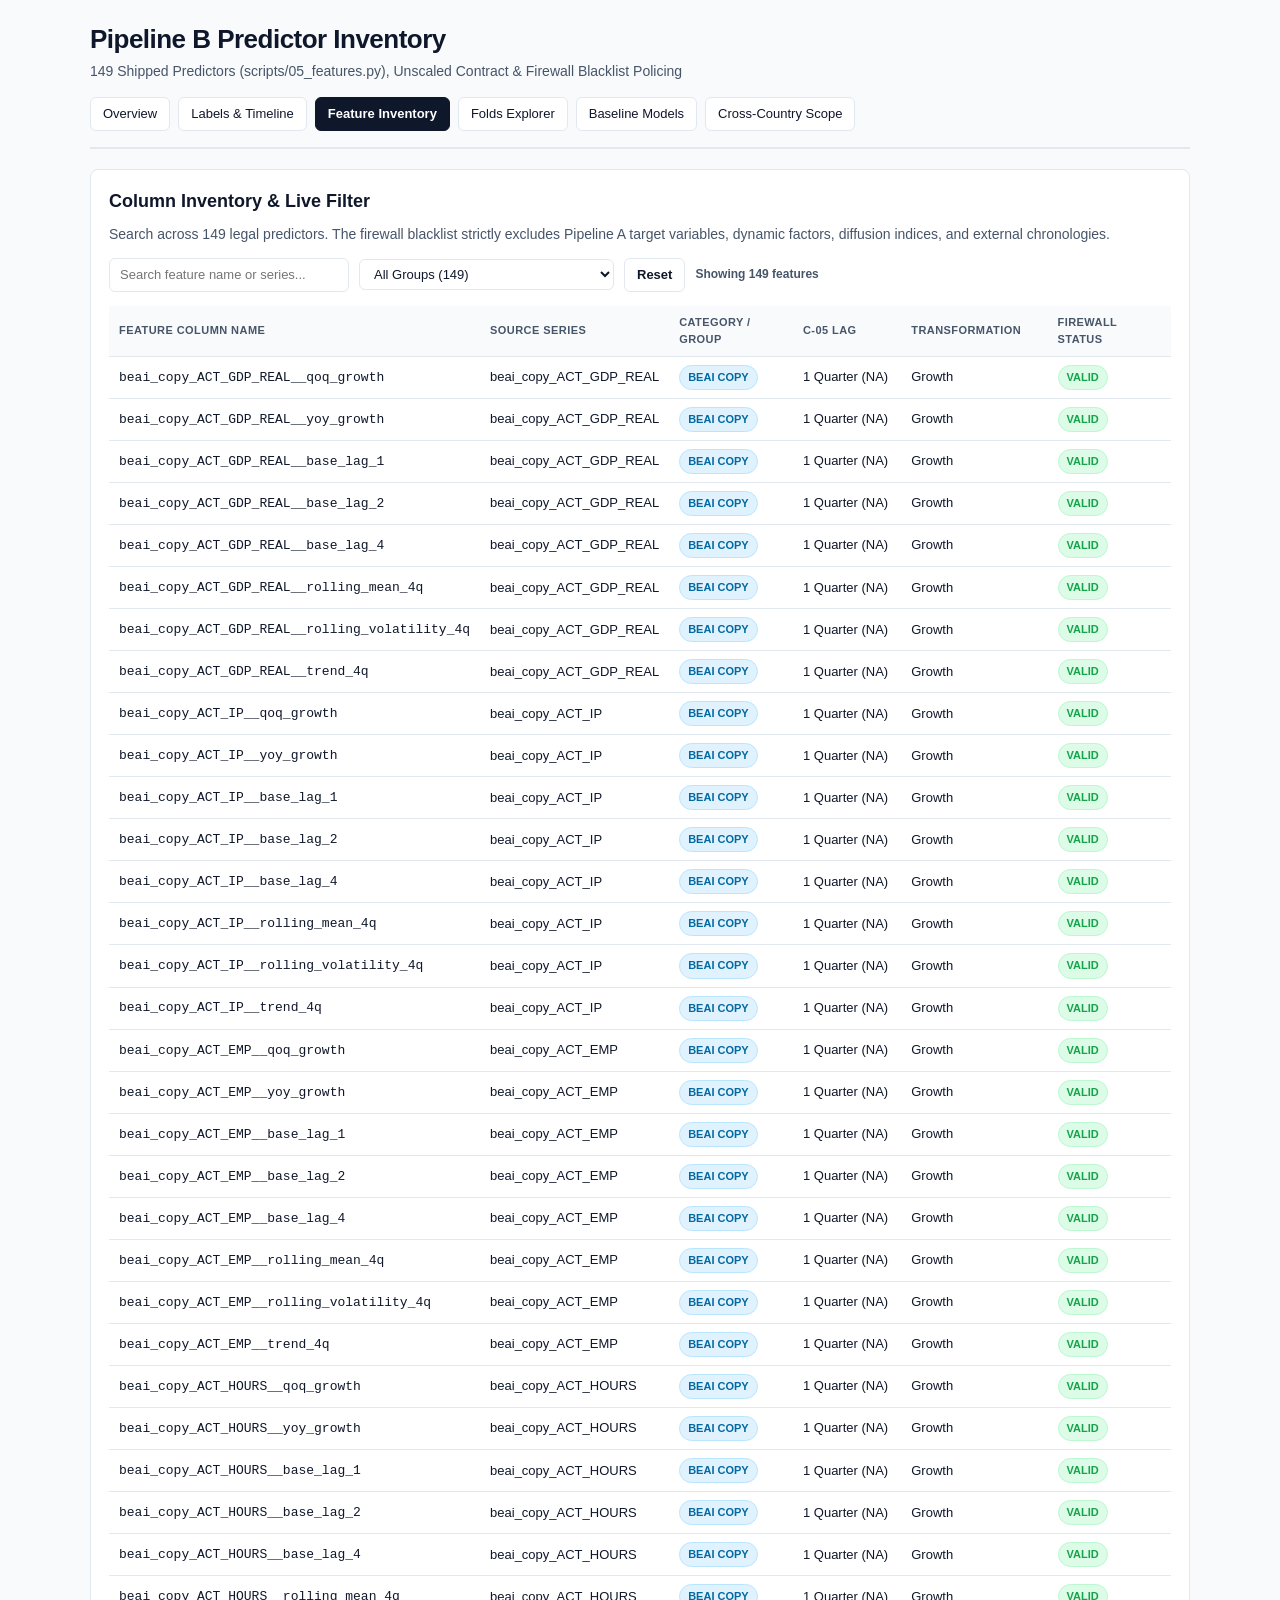
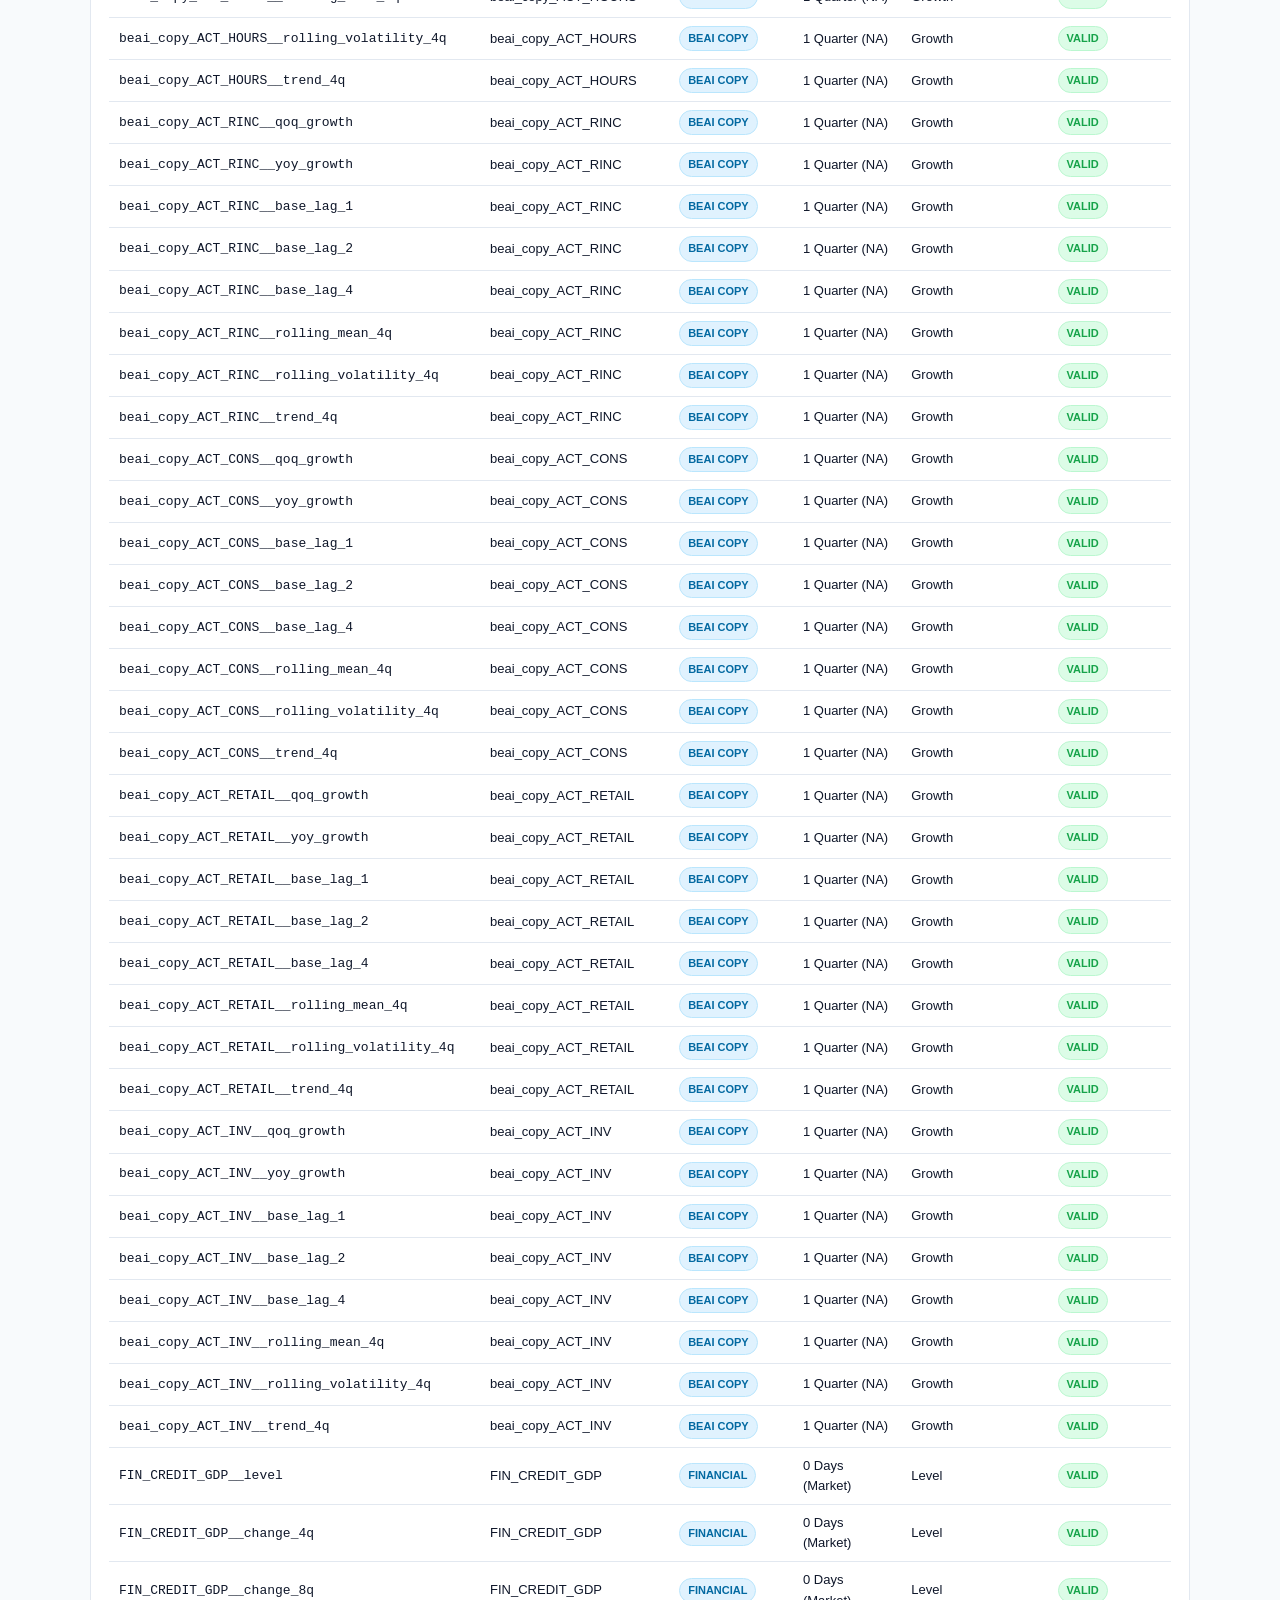
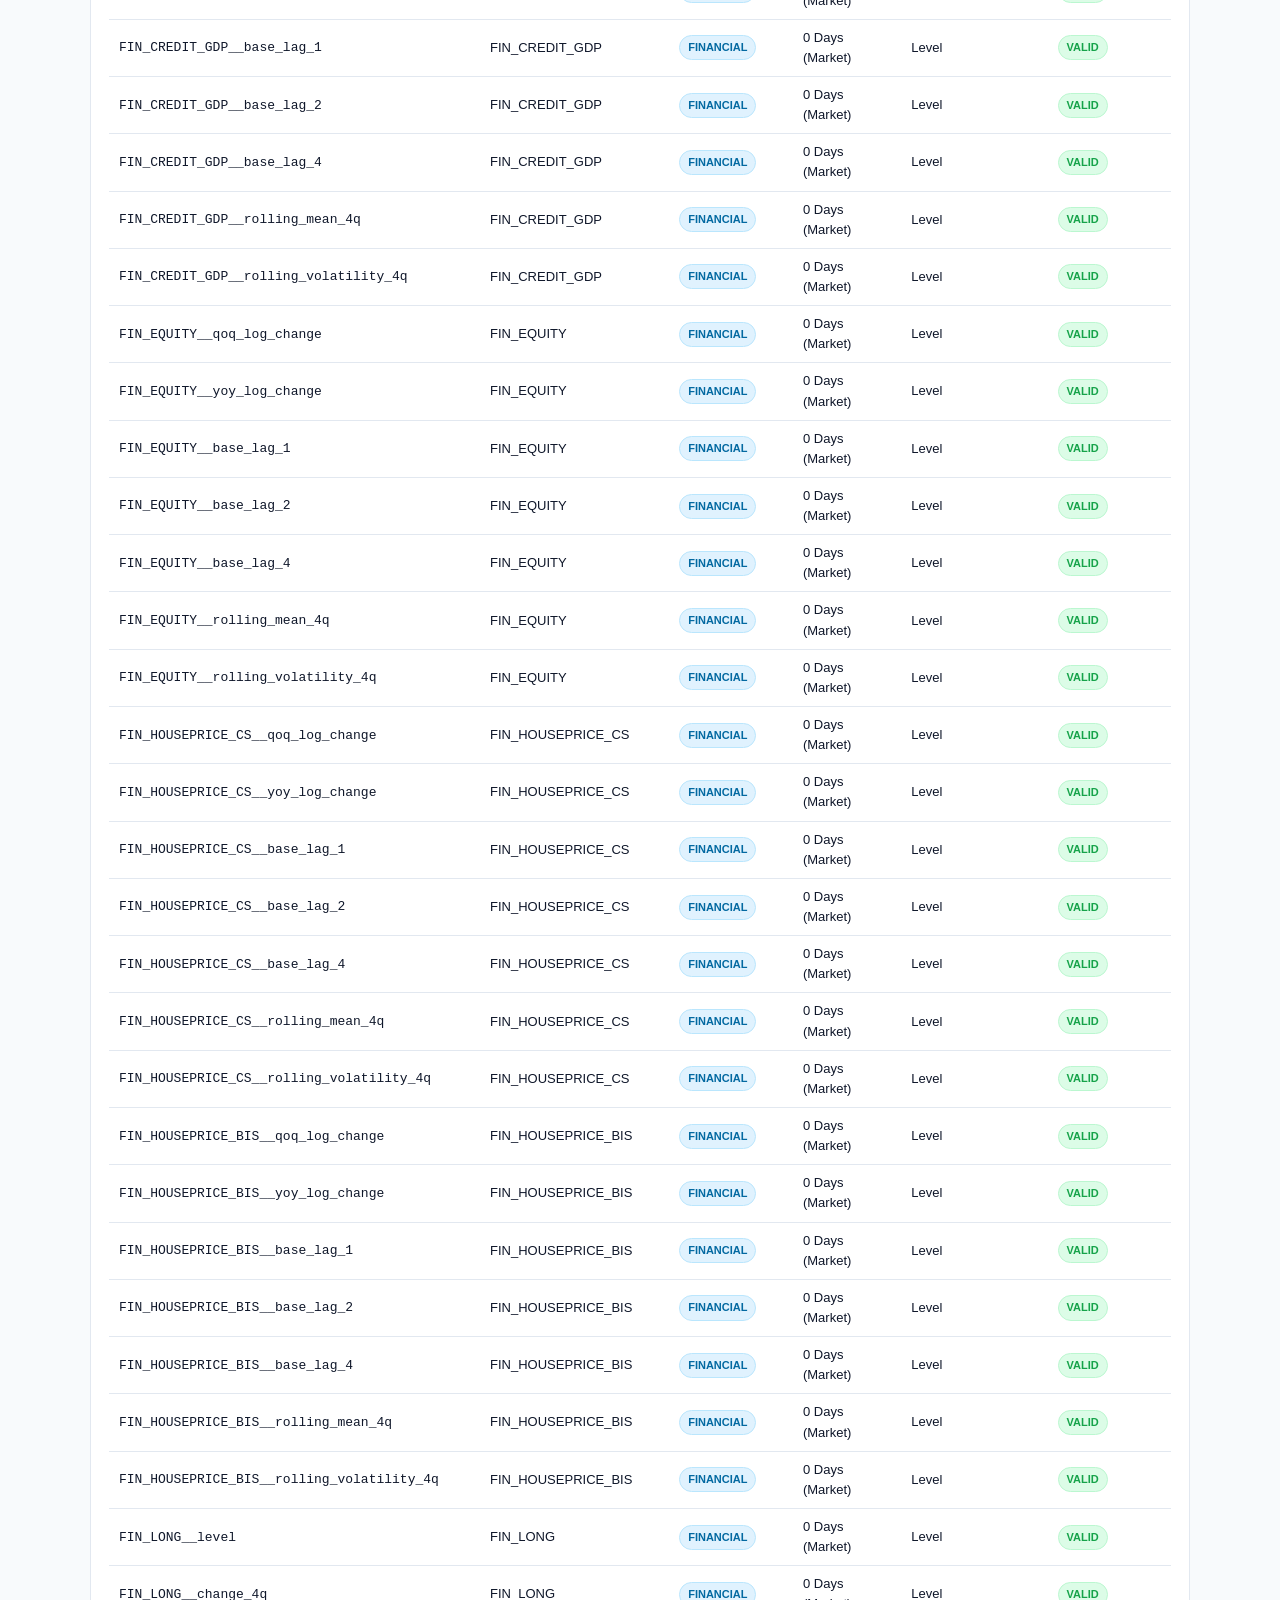
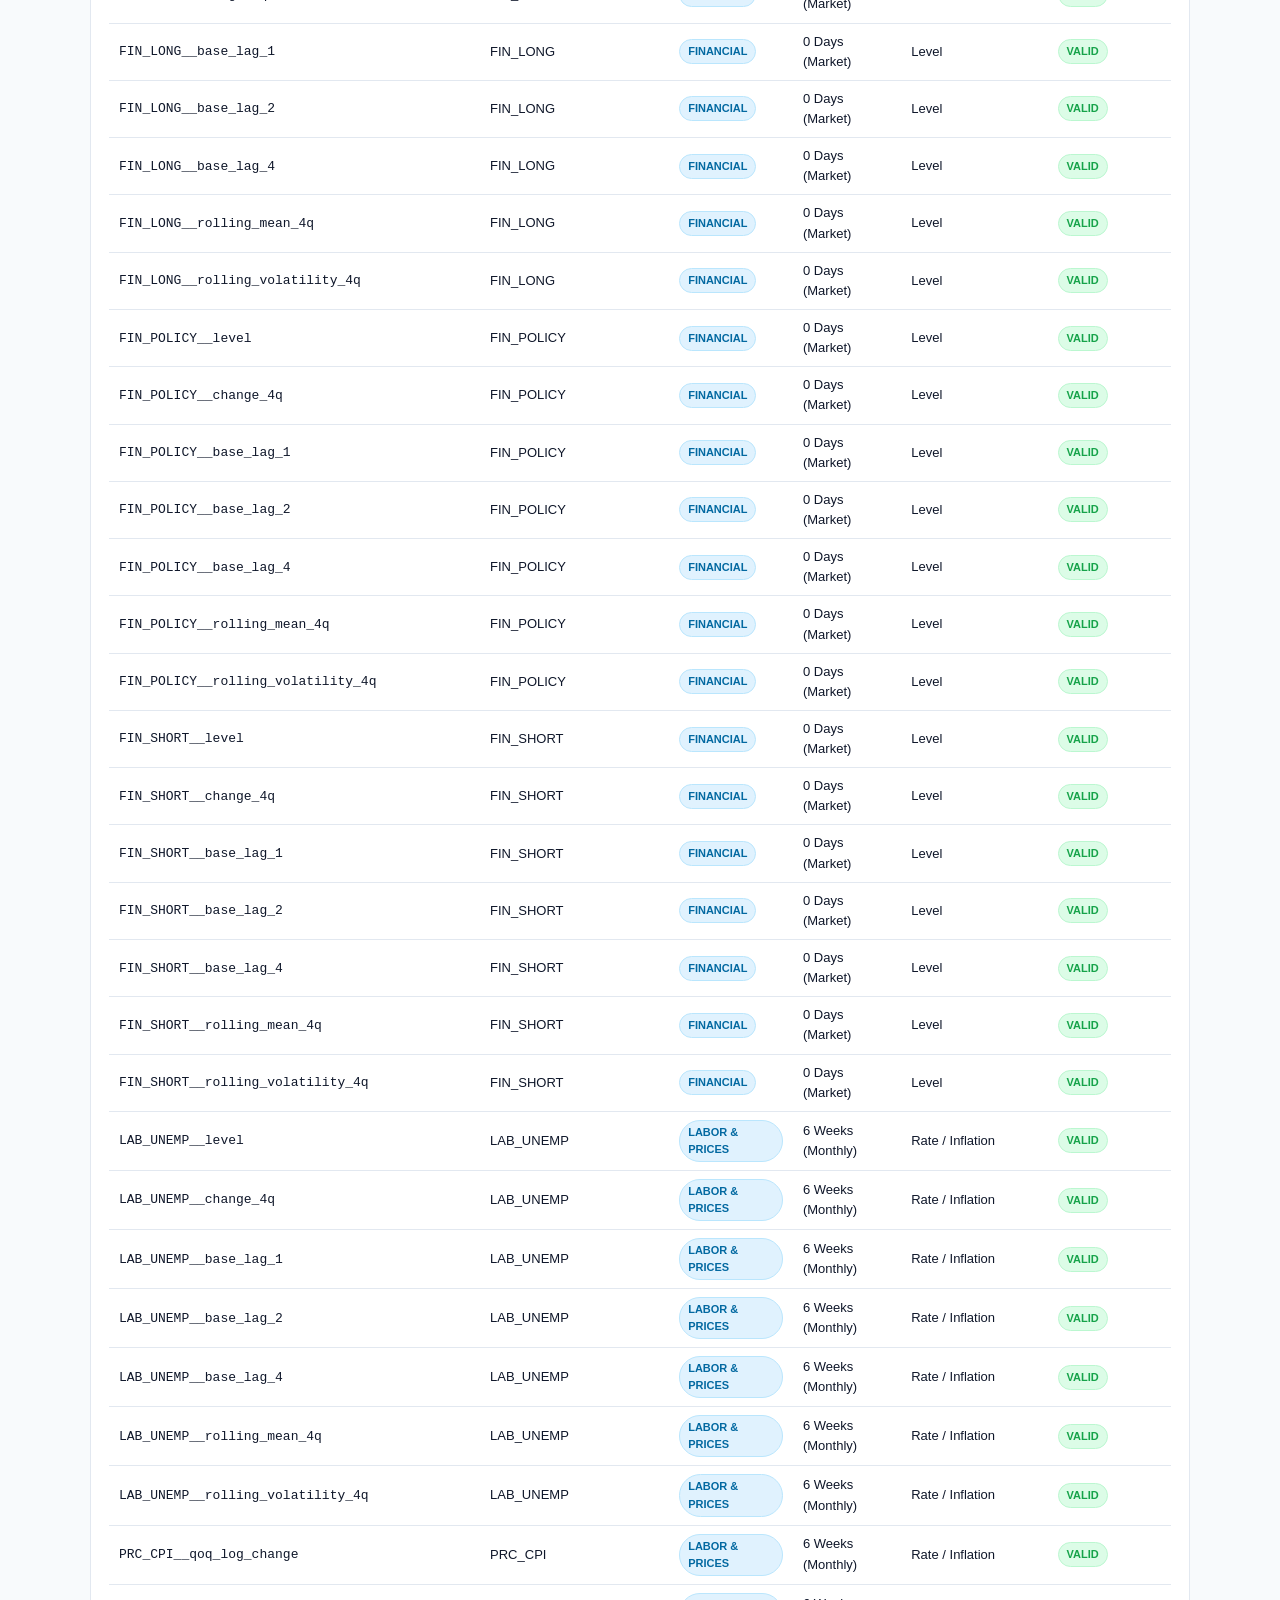
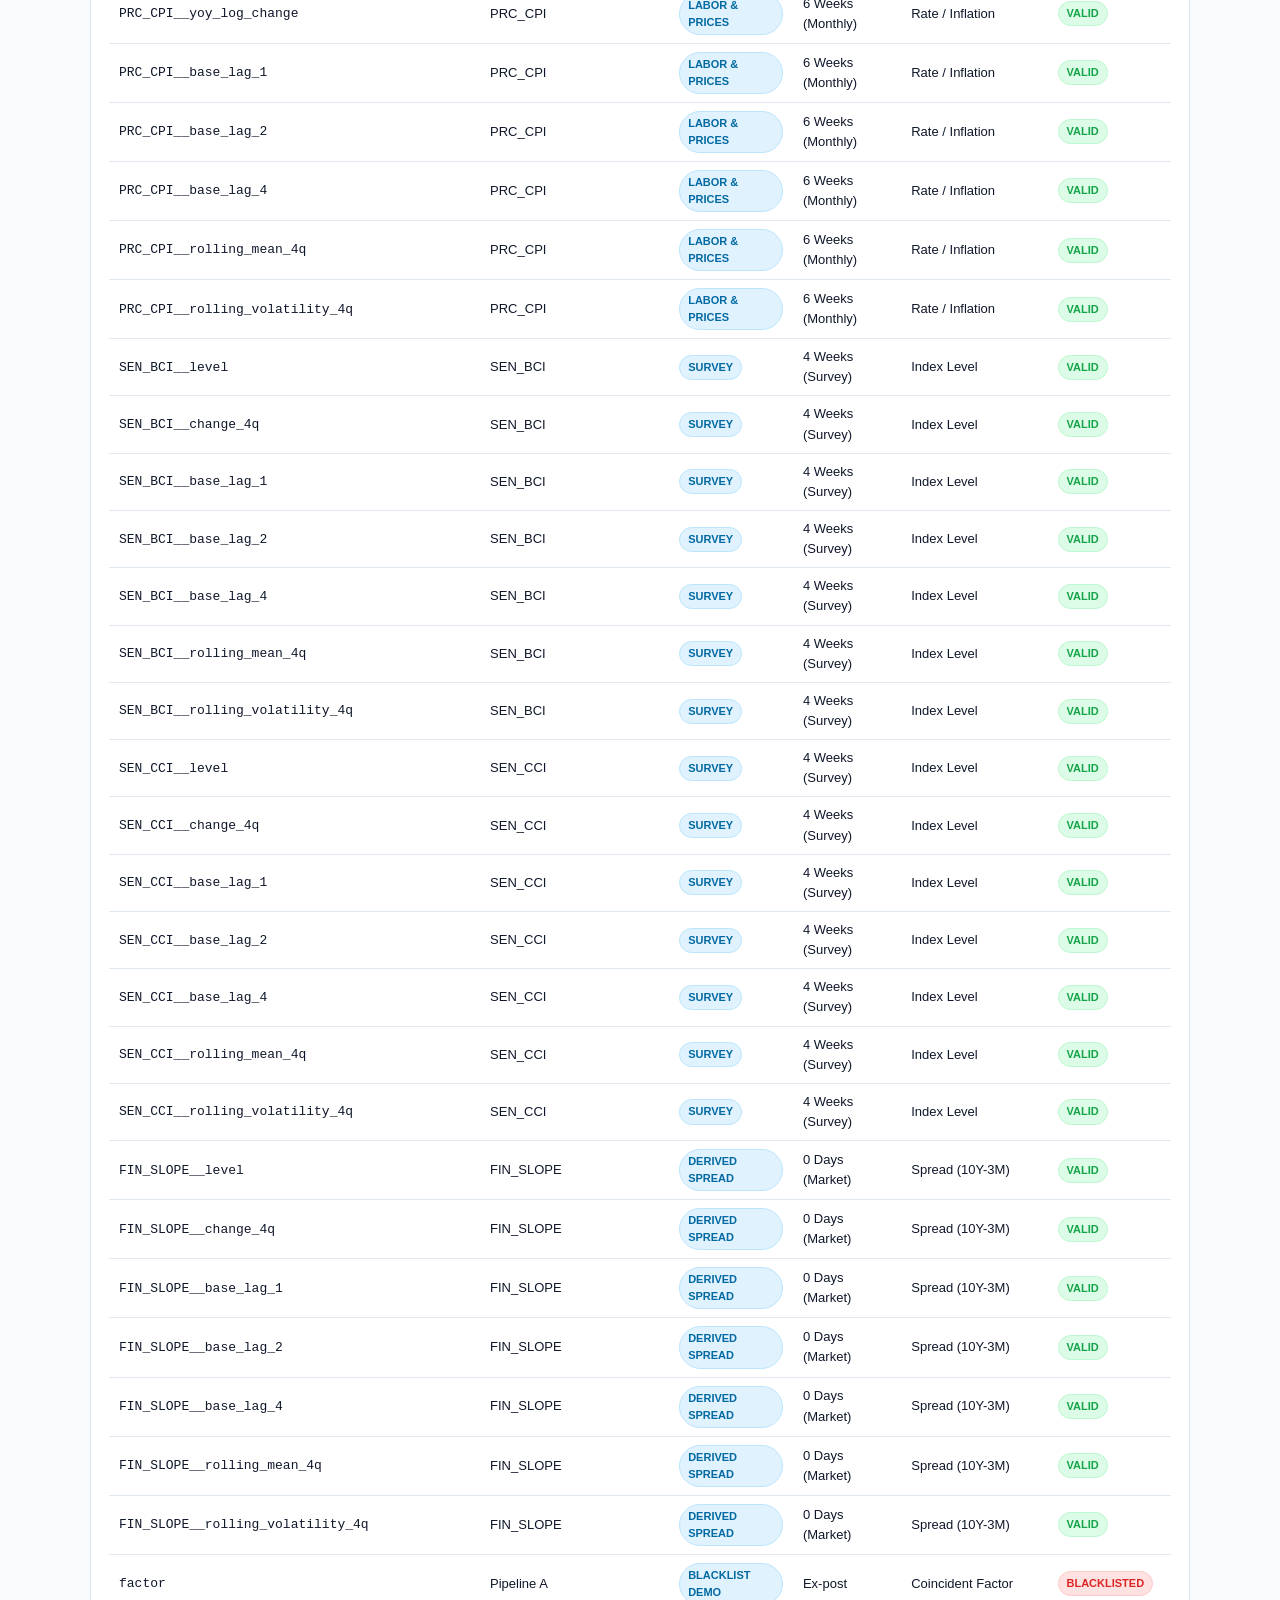
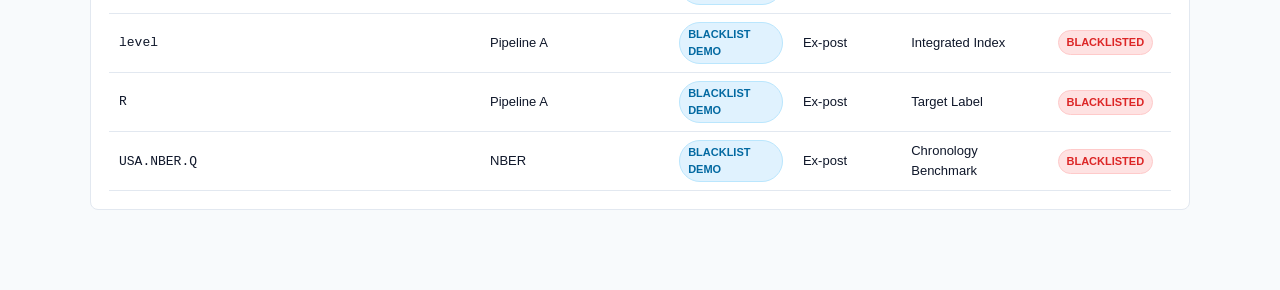
<file: site/features.html>
<!doctype html>
<html lang="en">
<head>
<meta charset="utf-8">
<meta name="viewport" content="width=device-width, initial-scale=1">
<title>Recession Early Warning — Feature Inventory</title>
<style>
:root {
  --bg: #f8fafc;
  --card: #ffffff;
  --ink: #0f172a;
  --muted: #475569;
  --line: #e2e8f0;
  --accent: #0284c7;
  --accent-soft: #e0f2fe;
  --accent-dark: #0369a1;
  --success: #16a34a;
  --success-soft: #dcfce7;
  --warn: #dc2626;
  --warn-soft: #fee2e2;
  --amber: #d97706;
  --amber-soft: #fef3c7;
}
* { box-sizing: border-box; }
html { scroll-behavior: smooth; }
body {
  margin: 0;
  background: var(--bg);
  color: var(--ink);
  font-family: -apple-system, BlinkMacSystemFont, "Segoe UI", Roboto, "Helvetica Neue", Arial, sans-serif;
  line-height: 1.55;
  -webkit-font-smoothing: antialiased;
}
a { color: var(--accent); text-decoration: none; font-weight: 500; }
a:hover { text-decoration: underline; }
.wrap { max-width: 1140px; margin: 0 auto; padding: 24px 20px 60px; }
header.top {
  border-bottom: 2px solid var(--line);
  padding-bottom: 16px;
  margin-bottom: 20px;
}
h1 { font-size: 26px; line-height: 1.2; margin: 0 0 6px; letter-spacing: -0.02em; }
.sub { color: var(--muted); font-size: 14px; margin: 0; }
.nav-bar {
  display: flex;
  flex-wrap: wrap;
  gap: 8px;
  margin-top: 14px;
}
.nav-bar a {
  padding: 6px 12px;
  border-radius: 6px;
  font-size: 13px;
  background: #fff;
  border: 1px solid var(--line);
  color: var(--ink);
}
.nav-bar a:hover { border-color: var(--accent); background: var(--accent-soft); }
.nav-bar a.active {
  background: var(--ink);
  border-color: var(--ink);
  color: #fff;
  font-weight: 600;
}
.kpis {
  display: grid;
  grid-template-columns: repeat(auto-fit, minmax(160px, 1fr));
  gap: 12px;
  margin: 20px 0;
}
.kpi {
  background: var(--card);
  border: 1px solid var(--line);
  border-radius: 8px;
  padding: 12px 14px;
}
.kpi .k {
  font-size: 11px;
  font-weight: 700;
  text-transform: uppercase;
  letter-spacing: 0.05em;
  color: var(--muted);
}
.kpi .v {
  font-size: 20px;
  font-weight: 700;
  margin-top: 2px;
  font-variant-numeric: tabular-nums;
  word-break: break-all;
}
.kpi .n { font-size: 12px; color: var(--muted); margin-top: 2px; }
.card {
  background: var(--card);
  border: 1px solid var(--line);
  border-radius: 8px;
  padding: 18px;
  margin-bottom: 20px;
}
.card h2 { font-size: 18px; margin: 0 0 8px; }
.card p { margin: 0 0 12px; font-size: 14px; color: var(--muted); }
.badge {
  display: inline-block;
  font-size: 11px;
  font-weight: 700;
  text-transform: uppercase;
  padding: 3px 8px;
  border-radius: 999px;
  border: 1px solid transparent;
}
.badge.ok { background: var(--success-soft); color: var(--success); border-color: #bbf7d0; }
.badge.warn { background: var(--warn-soft); color: var(--warn); border-color: #fecaca; }
.badge.info { background: var(--accent-soft); color: var(--accent-dark); border-color: #bae6fd; }
.badge.amber { background: var(--amber-soft); color: var(--amber); border-color: #fde68a; }
.controls {
  display: flex;
  flex-wrap: wrap;
  gap: 10px;
  align-items: center;
  margin-bottom: 14px;
}
.controls input, .controls select {
  font: inherit;
  font-size: 13px;
  padding: 6px 10px;
  border-radius: 6px;
  border: 1px solid var(--line);
  background: #fff;
  color: var(--ink);
}
.controls button, .btn {
  font: inherit;
  font-size: 13px;
  font-weight: 600;
  padding: 6px 12px;
  border-radius: 6px;
  border: 1px solid var(--line);
  background: #fff;
  color: var(--ink);
  cursor: pointer;
}
.controls button:hover, .btn:hover { border-color: var(--accent); background: var(--accent-soft); }
.controls button.active, .btn.active { background: var(--accent); color: #fff; border-color: var(--accent); }
.table-wrap { overflow-x: auto; margin-top: 10px; }
table { width: 100%; border-collapse: collapse; font-size: 13px; font-variant-numeric: tabular-nums; }
th, td { padding: 8px 10px; text-align: left; border-bottom: 1px solid var(--line); }
th { font-size: 11px; font-weight: 700; text-transform: uppercase; letter-spacing: 0.04em; color: var(--muted); background: #f8fafc; }
tr:hover td { background: #f8fafc; }
.hash-box {
  font-family: ui-monospace, SFMono-Regular, Menlo, Monaco, Consolas, monospace;
  font-size: 12px;
  background: #f1f5f9;
  padding: 6px 10px;
  border-radius: 6px;
  border: 1px solid var(--line);
  word-break: break-all;
}
svg text { font-family: -apple-system, BlinkMacSystemFont, "Segoe UI", Roboto, sans-serif; font-size: 11px; }
</style>
</head>
<body>
<div class="wrap">
  <header class="top">
    <div>
      <h1>Pipeline B Predictor Inventory</h1>
      <p class="sub">149 Shipped Predictors (scripts/05_features.py), Unscaled Contract & Firewall Blacklist Policing</p>
    </div>
    <nav class="nav-bar"><a href="index.html" class="">Overview</a><a href="labels.html" class="">Labels & Timeline</a><a href="features.html" class="active">Feature Inventory</a><a href="folds.html" class="">Folds Explorer</a><a href="baselines.html" class="">Baseline Models</a><a href="countries.html" class="">Cross-Country Scope</a></nav>
  </header>

  <div class="card">
    <h2>Column Inventory & Live Filter</h2>
    <p>Search across 149 legal predictors. The firewall blacklist strictly excludes Pipeline A target variables, dynamic factors, diffusion indices, and external chronologies.</p>

    <div class="controls">
      <input type="text" id="feature-search" placeholder="Search feature name or series..." style="min-width:240px;">
      <select id="group-filter">
        <option value="all">All Groups (149)</option>
        <option value="BEAI Copy">BEAI Copies (64)</option>
        <option value="Financial">Financial Market (49)</option>
        <option value="Labor & Prices">Labor & Prices (14)</option>
        <option value="Survey">Sentiment Survey (14)</option>
        <option value="Derived Spread">Derived Spread (7)</option>
        <option value="blacklist_demo">Blacklist Demonstrator (0 in shipped)</option>
      </select>
      <button id="reset-btn" class="btn">Reset</button>
      <span id="match-count" style="font-size:12px; color:var(--muted); font-weight:600;">Showing 149 features</span>
    </div>

    <div class="table-wrap">
      <table id="feat-table">
        <thead>
          <tr>
            <th>Feature Column Name</th>
            <th>Source Series</th>
            <th>Category / Group</th>
            <th>C-05 Lag</th>
            <th>Transformation</th>
            <th>Firewall Status</th>
          </tr>
        </thead>
        <tbody>
          <tr class="feat-row" data-group="BEAI Copy" data-blacklisted="false">
          <td><code>beai_copy_ACT_GDP_REAL__qoq_growth</code></td>
          <td>beai_copy_ACT_GDP_REAL</td>
          <td><span class="badge info">BEAI Copy</span></td>
          <td>1 Quarter (NA)</td>
          <td>Growth</td>
          <td><span class='badge ok'>Valid</span></td>
        </tr><tr class="feat-row" data-group="BEAI Copy" data-blacklisted="false">
          <td><code>beai_copy_ACT_GDP_REAL__yoy_growth</code></td>
          <td>beai_copy_ACT_GDP_REAL</td>
          <td><span class="badge info">BEAI Copy</span></td>
          <td>1 Quarter (NA)</td>
          <td>Growth</td>
          <td><span class='badge ok'>Valid</span></td>
        </tr><tr class="feat-row" data-group="BEAI Copy" data-blacklisted="false">
          <td><code>beai_copy_ACT_GDP_REAL__base_lag_1</code></td>
          <td>beai_copy_ACT_GDP_REAL</td>
          <td><span class="badge info">BEAI Copy</span></td>
          <td>1 Quarter (NA)</td>
          <td>Growth</td>
          <td><span class='badge ok'>Valid</span></td>
        </tr><tr class="feat-row" data-group="BEAI Copy" data-blacklisted="false">
          <td><code>beai_copy_ACT_GDP_REAL__base_lag_2</code></td>
          <td>beai_copy_ACT_GDP_REAL</td>
          <td><span class="badge info">BEAI Copy</span></td>
          <td>1 Quarter (NA)</td>
          <td>Growth</td>
          <td><span class='badge ok'>Valid</span></td>
        </tr><tr class="feat-row" data-group="BEAI Copy" data-blacklisted="false">
          <td><code>beai_copy_ACT_GDP_REAL__base_lag_4</code></td>
          <td>beai_copy_ACT_GDP_REAL</td>
          <td><span class="badge info">BEAI Copy</span></td>
          <td>1 Quarter (NA)</td>
          <td>Growth</td>
          <td><span class='badge ok'>Valid</span></td>
        </tr><tr class="feat-row" data-group="BEAI Copy" data-blacklisted="false">
          <td><code>beai_copy_ACT_GDP_REAL__rolling_mean_4q</code></td>
          <td>beai_copy_ACT_GDP_REAL</td>
          <td><span class="badge info">BEAI Copy</span></td>
          <td>1 Quarter (NA)</td>
          <td>Growth</td>
          <td><span class='badge ok'>Valid</span></td>
        </tr><tr class="feat-row" data-group="BEAI Copy" data-blacklisted="false">
          <td><code>beai_copy_ACT_GDP_REAL__rolling_volatility_4q</code></td>
          <td>beai_copy_ACT_GDP_REAL</td>
          <td><span class="badge info">BEAI Copy</span></td>
          <td>1 Quarter (NA)</td>
          <td>Growth</td>
          <td><span class='badge ok'>Valid</span></td>
        </tr><tr class="feat-row" data-group="BEAI Copy" data-blacklisted="false">
          <td><code>beai_copy_ACT_GDP_REAL__trend_4q</code></td>
          <td>beai_copy_ACT_GDP_REAL</td>
          <td><span class="badge info">BEAI Copy</span></td>
          <td>1 Quarter (NA)</td>
          <td>Growth</td>
          <td><span class='badge ok'>Valid</span></td>
        </tr><tr class="feat-row" data-group="BEAI Copy" data-blacklisted="false">
          <td><code>beai_copy_ACT_IP__qoq_growth</code></td>
          <td>beai_copy_ACT_IP</td>
          <td><span class="badge info">BEAI Copy</span></td>
          <td>1 Quarter (NA)</td>
          <td>Growth</td>
          <td><span class='badge ok'>Valid</span></td>
        </tr><tr class="feat-row" data-group="BEAI Copy" data-blacklisted="false">
          <td><code>beai_copy_ACT_IP__yoy_growth</code></td>
          <td>beai_copy_ACT_IP</td>
          <td><span class="badge info">BEAI Copy</span></td>
          <td>1 Quarter (NA)</td>
          <td>Growth</td>
          <td><span class='badge ok'>Valid</span></td>
        </tr><tr class="feat-row" data-group="BEAI Copy" data-blacklisted="false">
          <td><code>beai_copy_ACT_IP__base_lag_1</code></td>
          <td>beai_copy_ACT_IP</td>
          <td><span class="badge info">BEAI Copy</span></td>
          <td>1 Quarter (NA)</td>
          <td>Growth</td>
          <td><span class='badge ok'>Valid</span></td>
        </tr><tr class="feat-row" data-group="BEAI Copy" data-blacklisted="false">
          <td><code>beai_copy_ACT_IP__base_lag_2</code></td>
          <td>beai_copy_ACT_IP</td>
          <td><span class="badge info">BEAI Copy</span></td>
          <td>1 Quarter (NA)</td>
          <td>Growth</td>
          <td><span class='badge ok'>Valid</span></td>
        </tr><tr class="feat-row" data-group="BEAI Copy" data-blacklisted="false">
          <td><code>beai_copy_ACT_IP__base_lag_4</code></td>
          <td>beai_copy_ACT_IP</td>
          <td><span class="badge info">BEAI Copy</span></td>
          <td>1 Quarter (NA)</td>
          <td>Growth</td>
          <td><span class='badge ok'>Valid</span></td>
        </tr><tr class="feat-row" data-group="BEAI Copy" data-blacklisted="false">
          <td><code>beai_copy_ACT_IP__rolling_mean_4q</code></td>
          <td>beai_copy_ACT_IP</td>
          <td><span class="badge info">BEAI Copy</span></td>
          <td>1 Quarter (NA)</td>
          <td>Growth</td>
          <td><span class='badge ok'>Valid</span></td>
        </tr><tr class="feat-row" data-group="BEAI Copy" data-blacklisted="false">
          <td><code>beai_copy_ACT_IP__rolling_volatility_4q</code></td>
          <td>beai_copy_ACT_IP</td>
          <td><span class="badge info">BEAI Copy</span></td>
          <td>1 Quarter (NA)</td>
          <td>Growth</td>
          <td><span class='badge ok'>Valid</span></td>
        </tr><tr class="feat-row" data-group="BEAI Copy" data-blacklisted="false">
          <td><code>beai_copy_ACT_IP__trend_4q</code></td>
          <td>beai_copy_ACT_IP</td>
          <td><span class="badge info">BEAI Copy</span></td>
          <td>1 Quarter (NA)</td>
          <td>Growth</td>
          <td><span class='badge ok'>Valid</span></td>
        </tr><tr class="feat-row" data-group="BEAI Copy" data-blacklisted="false">
          <td><code>beai_copy_ACT_EMP__qoq_growth</code></td>
          <td>beai_copy_ACT_EMP</td>
          <td><span class="badge info">BEAI Copy</span></td>
          <td>1 Quarter (NA)</td>
          <td>Growth</td>
          <td><span class='badge ok'>Valid</span></td>
        </tr><tr class="feat-row" data-group="BEAI Copy" data-blacklisted="false">
          <td><code>beai_copy_ACT_EMP__yoy_growth</code></td>
          <td>beai_copy_ACT_EMP</td>
          <td><span class="badge info">BEAI Copy</span></td>
          <td>1 Quarter (NA)</td>
          <td>Growth</td>
          <td><span class='badge ok'>Valid</span></td>
        </tr><tr class="feat-row" data-group="BEAI Copy" data-blacklisted="false">
          <td><code>beai_copy_ACT_EMP__base_lag_1</code></td>
          <td>beai_copy_ACT_EMP</td>
          <td><span class="badge info">BEAI Copy</span></td>
          <td>1 Quarter (NA)</td>
          <td>Growth</td>
          <td><span class='badge ok'>Valid</span></td>
        </tr><tr class="feat-row" data-group="BEAI Copy" data-blacklisted="false">
          <td><code>beai_copy_ACT_EMP__base_lag_2</code></td>
          <td>beai_copy_ACT_EMP</td>
          <td><span class="badge info">BEAI Copy</span></td>
          <td>1 Quarter (NA)</td>
          <td>Growth</td>
          <td><span class='badge ok'>Valid</span></td>
        </tr><tr class="feat-row" data-group="BEAI Copy" data-blacklisted="false">
          <td><code>beai_copy_ACT_EMP__base_lag_4</code></td>
          <td>beai_copy_ACT_EMP</td>
          <td><span class="badge info">BEAI Copy</span></td>
          <td>1 Quarter (NA)</td>
          <td>Growth</td>
          <td><span class='badge ok'>Valid</span></td>
        </tr><tr class="feat-row" data-group="BEAI Copy" data-blacklisted="false">
          <td><code>beai_copy_ACT_EMP__rolling_mean_4q</code></td>
          <td>beai_copy_ACT_EMP</td>
          <td><span class="badge info">BEAI Copy</span></td>
          <td>1 Quarter (NA)</td>
          <td>Growth</td>
          <td><span class='badge ok'>Valid</span></td>
        </tr><tr class="feat-row" data-group="BEAI Copy" data-blacklisted="false">
          <td><code>beai_copy_ACT_EMP__rolling_volatility_4q</code></td>
          <td>beai_copy_ACT_EMP</td>
          <td><span class="badge info">BEAI Copy</span></td>
          <td>1 Quarter (NA)</td>
          <td>Growth</td>
          <td><span class='badge ok'>Valid</span></td>
        </tr><tr class="feat-row" data-group="BEAI Copy" data-blacklisted="false">
          <td><code>beai_copy_ACT_EMP__trend_4q</code></td>
          <td>beai_copy_ACT_EMP</td>
          <td><span class="badge info">BEAI Copy</span></td>
          <td>1 Quarter (NA)</td>
          <td>Growth</td>
          <td><span class='badge ok'>Valid</span></td>
        </tr><tr class="feat-row" data-group="BEAI Copy" data-blacklisted="false">
          <td><code>beai_copy_ACT_HOURS__qoq_growth</code></td>
          <td>beai_copy_ACT_HOURS</td>
          <td><span class="badge info">BEAI Copy</span></td>
          <td>1 Quarter (NA)</td>
          <td>Growth</td>
          <td><span class='badge ok'>Valid</span></td>
        </tr><tr class="feat-row" data-group="BEAI Copy" data-blacklisted="false">
          <td><code>beai_copy_ACT_HOURS__yoy_growth</code></td>
          <td>beai_copy_ACT_HOURS</td>
          <td><span class="badge info">BEAI Copy</span></td>
          <td>1 Quarter (NA)</td>
          <td>Growth</td>
          <td><span class='badge ok'>Valid</span></td>
        </tr><tr class="feat-row" data-group="BEAI Copy" data-blacklisted="false">
          <td><code>beai_copy_ACT_HOURS__base_lag_1</code></td>
          <td>beai_copy_ACT_HOURS</td>
          <td><span class="badge info">BEAI Copy</span></td>
          <td>1 Quarter (NA)</td>
          <td>Growth</td>
          <td><span class='badge ok'>Valid</span></td>
        </tr><tr class="feat-row" data-group="BEAI Copy" data-blacklisted="false">
          <td><code>beai_copy_ACT_HOURS__base_lag_2</code></td>
          <td>beai_copy_ACT_HOURS</td>
          <td><span class="badge info">BEAI Copy</span></td>
          <td>1 Quarter (NA)</td>
          <td>Growth</td>
          <td><span class='badge ok'>Valid</span></td>
        </tr><tr class="feat-row" data-group="BEAI Copy" data-blacklisted="false">
          <td><code>beai_copy_ACT_HOURS__base_lag_4</code></td>
          <td>beai_copy_ACT_HOURS</td>
          <td><span class="badge info">BEAI Copy</span></td>
          <td>1 Quarter (NA)</td>
          <td>Growth</td>
          <td><span class='badge ok'>Valid</span></td>
        </tr><tr class="feat-row" data-group="BEAI Copy" data-blacklisted="false">
          <td><code>beai_copy_ACT_HOURS__rolling_mean_4q</code></td>
          <td>beai_copy_ACT_HOURS</td>
          <td><span class="badge info">BEAI Copy</span></td>
          <td>1 Quarter (NA)</td>
          <td>Growth</td>
          <td><span class='badge ok'>Valid</span></td>
        </tr><tr class="feat-row" data-group="BEAI Copy" data-blacklisted="false">
          <td><code>beai_copy_ACT_HOURS__rolling_volatility_4q</code></td>
          <td>beai_copy_ACT_HOURS</td>
          <td><span class="badge info">BEAI Copy</span></td>
          <td>1 Quarter (NA)</td>
          <td>Growth</td>
          <td><span class='badge ok'>Valid</span></td>
        </tr><tr class="feat-row" data-group="BEAI Copy" data-blacklisted="false">
          <td><code>beai_copy_ACT_HOURS__trend_4q</code></td>
          <td>beai_copy_ACT_HOURS</td>
          <td><span class="badge info">BEAI Copy</span></td>
          <td>1 Quarter (NA)</td>
          <td>Growth</td>
          <td><span class='badge ok'>Valid</span></td>
        </tr><tr class="feat-row" data-group="BEAI Copy" data-blacklisted="false">
          <td><code>beai_copy_ACT_RINC__qoq_growth</code></td>
          <td>beai_copy_ACT_RINC</td>
          <td><span class="badge info">BEAI Copy</span></td>
          <td>1 Quarter (NA)</td>
          <td>Growth</td>
          <td><span class='badge ok'>Valid</span></td>
        </tr><tr class="feat-row" data-group="BEAI Copy" data-blacklisted="false">
          <td><code>beai_copy_ACT_RINC__yoy_growth</code></td>
          <td>beai_copy_ACT_RINC</td>
          <td><span class="badge info">BEAI Copy</span></td>
          <td>1 Quarter (NA)</td>
          <td>Growth</td>
          <td><span class='badge ok'>Valid</span></td>
        </tr><tr class="feat-row" data-group="BEAI Copy" data-blacklisted="false">
          <td><code>beai_copy_ACT_RINC__base_lag_1</code></td>
          <td>beai_copy_ACT_RINC</td>
          <td><span class="badge info">BEAI Copy</span></td>
          <td>1 Quarter (NA)</td>
          <td>Growth</td>
          <td><span class='badge ok'>Valid</span></td>
        </tr><tr class="feat-row" data-group="BEAI Copy" data-blacklisted="false">
          <td><code>beai_copy_ACT_RINC__base_lag_2</code></td>
          <td>beai_copy_ACT_RINC</td>
          <td><span class="badge info">BEAI Copy</span></td>
          <td>1 Quarter (NA)</td>
          <td>Growth</td>
          <td><span class='badge ok'>Valid</span></td>
        </tr><tr class="feat-row" data-group="BEAI Copy" data-blacklisted="false">
          <td><code>beai_copy_ACT_RINC__base_lag_4</code></td>
          <td>beai_copy_ACT_RINC</td>
          <td><span class="badge info">BEAI Copy</span></td>
          <td>1 Quarter (NA)</td>
          <td>Growth</td>
          <td><span class='badge ok'>Valid</span></td>
        </tr><tr class="feat-row" data-group="BEAI Copy" data-blacklisted="false">
          <td><code>beai_copy_ACT_RINC__rolling_mean_4q</code></td>
          <td>beai_copy_ACT_RINC</td>
          <td><span class="badge info">BEAI Copy</span></td>
          <td>1 Quarter (NA)</td>
          <td>Growth</td>
          <td><span class='badge ok'>Valid</span></td>
        </tr><tr class="feat-row" data-group="BEAI Copy" data-blacklisted="false">
          <td><code>beai_copy_ACT_RINC__rolling_volatility_4q</code></td>
          <td>beai_copy_ACT_RINC</td>
          <td><span class="badge info">BEAI Copy</span></td>
          <td>1 Quarter (NA)</td>
          <td>Growth</td>
          <td><span class='badge ok'>Valid</span></td>
        </tr><tr class="feat-row" data-group="BEAI Copy" data-blacklisted="false">
          <td><code>beai_copy_ACT_RINC__trend_4q</code></td>
          <td>beai_copy_ACT_RINC</td>
          <td><span class="badge info">BEAI Copy</span></td>
          <td>1 Quarter (NA)</td>
          <td>Growth</td>
          <td><span class='badge ok'>Valid</span></td>
        </tr><tr class="feat-row" data-group="BEAI Copy" data-blacklisted="false">
          <td><code>beai_copy_ACT_CONS__qoq_growth</code></td>
          <td>beai_copy_ACT_CONS</td>
          <td><span class="badge info">BEAI Copy</span></td>
          <td>1 Quarter (NA)</td>
          <td>Growth</td>
          <td><span class='badge ok'>Valid</span></td>
        </tr><tr class="feat-row" data-group="BEAI Copy" data-blacklisted="false">
          <td><code>beai_copy_ACT_CONS__yoy_growth</code></td>
          <td>beai_copy_ACT_CONS</td>
          <td><span class="badge info">BEAI Copy</span></td>
          <td>1 Quarter (NA)</td>
          <td>Growth</td>
          <td><span class='badge ok'>Valid</span></td>
        </tr><tr class="feat-row" data-group="BEAI Copy" data-blacklisted="false">
          <td><code>beai_copy_ACT_CONS__base_lag_1</code></td>
          <td>beai_copy_ACT_CONS</td>
          <td><span class="badge info">BEAI Copy</span></td>
          <td>1 Quarter (NA)</td>
          <td>Growth</td>
          <td><span class='badge ok'>Valid</span></td>
        </tr><tr class="feat-row" data-group="BEAI Copy" data-blacklisted="false">
          <td><code>beai_copy_ACT_CONS__base_lag_2</code></td>
          <td>beai_copy_ACT_CONS</td>
          <td><span class="badge info">BEAI Copy</span></td>
          <td>1 Quarter (NA)</td>
          <td>Growth</td>
          <td><span class='badge ok'>Valid</span></td>
        </tr><tr class="feat-row" data-group="BEAI Copy" data-blacklisted="false">
          <td><code>beai_copy_ACT_CONS__base_lag_4</code></td>
          <td>beai_copy_ACT_CONS</td>
          <td><span class="badge info">BEAI Copy</span></td>
          <td>1 Quarter (NA)</td>
          <td>Growth</td>
          <td><span class='badge ok'>Valid</span></td>
        </tr><tr class="feat-row" data-group="BEAI Copy" data-blacklisted="false">
          <td><code>beai_copy_ACT_CONS__rolling_mean_4q</code></td>
          <td>beai_copy_ACT_CONS</td>
          <td><span class="badge info">BEAI Copy</span></td>
          <td>1 Quarter (NA)</td>
          <td>Growth</td>
          <td><span class='badge ok'>Valid</span></td>
        </tr><tr class="feat-row" data-group="BEAI Copy" data-blacklisted="false">
          <td><code>beai_copy_ACT_CONS__rolling_volatility_4q</code></td>
          <td>beai_copy_ACT_CONS</td>
          <td><span class="badge info">BEAI Copy</span></td>
          <td>1 Quarter (NA)</td>
          <td>Growth</td>
          <td><span class='badge ok'>Valid</span></td>
        </tr><tr class="feat-row" data-group="BEAI Copy" data-blacklisted="false">
          <td><code>beai_copy_ACT_CONS__trend_4q</code></td>
          <td>beai_copy_ACT_CONS</td>
          <td><span class="badge info">BEAI Copy</span></td>
          <td>1 Quarter (NA)</td>
          <td>Growth</td>
          <td><span class='badge ok'>Valid</span></td>
        </tr><tr class="feat-row" data-group="BEAI Copy" data-blacklisted="false">
          <td><code>beai_copy_ACT_RETAIL__qoq_growth</code></td>
          <td>beai_copy_ACT_RETAIL</td>
          <td><span class="badge info">BEAI Copy</span></td>
          <td>1 Quarter (NA)</td>
          <td>Growth</td>
          <td><span class='badge ok'>Valid</span></td>
        </tr><tr class="feat-row" data-group="BEAI Copy" data-blacklisted="false">
          <td><code>beai_copy_ACT_RETAIL__yoy_growth</code></td>
          <td>beai_copy_ACT_RETAIL</td>
          <td><span class="badge info">BEAI Copy</span></td>
          <td>1 Quarter (NA)</td>
          <td>Growth</td>
          <td><span class='badge ok'>Valid</span></td>
        </tr><tr class="feat-row" data-group="BEAI Copy" data-blacklisted="false">
          <td><code>beai_copy_ACT_RETAIL__base_lag_1</code></td>
          <td>beai_copy_ACT_RETAIL</td>
          <td><span class="badge info">BEAI Copy</span></td>
          <td>1 Quarter (NA)</td>
          <td>Growth</td>
          <td><span class='badge ok'>Valid</span></td>
        </tr><tr class="feat-row" data-group="BEAI Copy" data-blacklisted="false">
          <td><code>beai_copy_ACT_RETAIL__base_lag_2</code></td>
          <td>beai_copy_ACT_RETAIL</td>
          <td><span class="badge info">BEAI Copy</span></td>
          <td>1 Quarter (NA)</td>
          <td>Growth</td>
          <td><span class='badge ok'>Valid</span></td>
        </tr><tr class="feat-row" data-group="BEAI Copy" data-blacklisted="false">
          <td><code>beai_copy_ACT_RETAIL__base_lag_4</code></td>
          <td>beai_copy_ACT_RETAIL</td>
          <td><span class="badge info">BEAI Copy</span></td>
          <td>1 Quarter (NA)</td>
          <td>Growth</td>
          <td><span class='badge ok'>Valid</span></td>
        </tr><tr class="feat-row" data-group="BEAI Copy" data-blacklisted="false">
          <td><code>beai_copy_ACT_RETAIL__rolling_mean_4q</code></td>
          <td>beai_copy_ACT_RETAIL</td>
          <td><span class="badge info">BEAI Copy</span></td>
          <td>1 Quarter (NA)</td>
          <td>Growth</td>
          <td><span class='badge ok'>Valid</span></td>
        </tr><tr class="feat-row" data-group="BEAI Copy" data-blacklisted="false">
          <td><code>beai_copy_ACT_RETAIL__rolling_volatility_4q</code></td>
          <td>beai_copy_ACT_RETAIL</td>
          <td><span class="badge info">BEAI Copy</span></td>
          <td>1 Quarter (NA)</td>
          <td>Growth</td>
          <td><span class='badge ok'>Valid</span></td>
        </tr><tr class="feat-row" data-group="BEAI Copy" data-blacklisted="false">
          <td><code>beai_copy_ACT_RETAIL__trend_4q</code></td>
          <td>beai_copy_ACT_RETAIL</td>
          <td><span class="badge info">BEAI Copy</span></td>
          <td>1 Quarter (NA)</td>
          <td>Growth</td>
          <td><span class='badge ok'>Valid</span></td>
        </tr><tr class="feat-row" data-group="BEAI Copy" data-blacklisted="false">
          <td><code>beai_copy_ACT_INV__qoq_growth</code></td>
          <td>beai_copy_ACT_INV</td>
          <td><span class="badge info">BEAI Copy</span></td>
          <td>1 Quarter (NA)</td>
          <td>Growth</td>
          <td><span class='badge ok'>Valid</span></td>
        </tr><tr class="feat-row" data-group="BEAI Copy" data-blacklisted="false">
          <td><code>beai_copy_ACT_INV__yoy_growth</code></td>
          <td>beai_copy_ACT_INV</td>
          <td><span class="badge info">BEAI Copy</span></td>
          <td>1 Quarter (NA)</td>
          <td>Growth</td>
          <td><span class='badge ok'>Valid</span></td>
        </tr><tr class="feat-row" data-group="BEAI Copy" data-blacklisted="false">
          <td><code>beai_copy_ACT_INV__base_lag_1</code></td>
          <td>beai_copy_ACT_INV</td>
          <td><span class="badge info">BEAI Copy</span></td>
          <td>1 Quarter (NA)</td>
          <td>Growth</td>
          <td><span class='badge ok'>Valid</span></td>
        </tr><tr class="feat-row" data-group="BEAI Copy" data-blacklisted="false">
          <td><code>beai_copy_ACT_INV__base_lag_2</code></td>
          <td>beai_copy_ACT_INV</td>
          <td><span class="badge info">BEAI Copy</span></td>
          <td>1 Quarter (NA)</td>
          <td>Growth</td>
          <td><span class='badge ok'>Valid</span></td>
        </tr><tr class="feat-row" data-group="BEAI Copy" data-blacklisted="false">
          <td><code>beai_copy_ACT_INV__base_lag_4</code></td>
          <td>beai_copy_ACT_INV</td>
          <td><span class="badge info">BEAI Copy</span></td>
          <td>1 Quarter (NA)</td>
          <td>Growth</td>
          <td><span class='badge ok'>Valid</span></td>
        </tr><tr class="feat-row" data-group="BEAI Copy" data-blacklisted="false">
          <td><code>beai_copy_ACT_INV__rolling_mean_4q</code></td>
          <td>beai_copy_ACT_INV</td>
          <td><span class="badge info">BEAI Copy</span></td>
          <td>1 Quarter (NA)</td>
          <td>Growth</td>
          <td><span class='badge ok'>Valid</span></td>
        </tr><tr class="feat-row" data-group="BEAI Copy" data-blacklisted="false">
          <td><code>beai_copy_ACT_INV__rolling_volatility_4q</code></td>
          <td>beai_copy_ACT_INV</td>
          <td><span class="badge info">BEAI Copy</span></td>
          <td>1 Quarter (NA)</td>
          <td>Growth</td>
          <td><span class='badge ok'>Valid</span></td>
        </tr><tr class="feat-row" data-group="BEAI Copy" data-blacklisted="false">
          <td><code>beai_copy_ACT_INV__trend_4q</code></td>
          <td>beai_copy_ACT_INV</td>
          <td><span class="badge info">BEAI Copy</span></td>
          <td>1 Quarter (NA)</td>
          <td>Growth</td>
          <td><span class='badge ok'>Valid</span></td>
        </tr><tr class="feat-row" data-group="Financial" data-blacklisted="false">
          <td><code>FIN_CREDIT_GDP__level</code></td>
          <td>FIN_CREDIT_GDP</td>
          <td><span class="badge info">Financial</span></td>
          <td>0 Days (Market)</td>
          <td>Level</td>
          <td><span class='badge ok'>Valid</span></td>
        </tr><tr class="feat-row" data-group="Financial" data-blacklisted="false">
          <td><code>FIN_CREDIT_GDP__change_4q</code></td>
          <td>FIN_CREDIT_GDP</td>
          <td><span class="badge info">Financial</span></td>
          <td>0 Days (Market)</td>
          <td>Level</td>
          <td><span class='badge ok'>Valid</span></td>
        </tr><tr class="feat-row" data-group="Financial" data-blacklisted="false">
          <td><code>FIN_CREDIT_GDP__change_8q</code></td>
          <td>FIN_CREDIT_GDP</td>
          <td><span class="badge info">Financial</span></td>
          <td>0 Days (Market)</td>
          <td>Level</td>
          <td><span class='badge ok'>Valid</span></td>
        </tr><tr class="feat-row" data-group="Financial" data-blacklisted="false">
          <td><code>FIN_CREDIT_GDP__base_lag_1</code></td>
          <td>FIN_CREDIT_GDP</td>
          <td><span class="badge info">Financial</span></td>
          <td>0 Days (Market)</td>
          <td>Level</td>
          <td><span class='badge ok'>Valid</span></td>
        </tr><tr class="feat-row" data-group="Financial" data-blacklisted="false">
          <td><code>FIN_CREDIT_GDP__base_lag_2</code></td>
          <td>FIN_CREDIT_GDP</td>
          <td><span class="badge info">Financial</span></td>
          <td>0 Days (Market)</td>
          <td>Level</td>
          <td><span class='badge ok'>Valid</span></td>
        </tr><tr class="feat-row" data-group="Financial" data-blacklisted="false">
          <td><code>FIN_CREDIT_GDP__base_lag_4</code></td>
          <td>FIN_CREDIT_GDP</td>
          <td><span class="badge info">Financial</span></td>
          <td>0 Days (Market)</td>
          <td>Level</td>
          <td><span class='badge ok'>Valid</span></td>
        </tr><tr class="feat-row" data-group="Financial" data-blacklisted="false">
          <td><code>FIN_CREDIT_GDP__rolling_mean_4q</code></td>
          <td>FIN_CREDIT_GDP</td>
          <td><span class="badge info">Financial</span></td>
          <td>0 Days (Market)</td>
          <td>Level</td>
          <td><span class='badge ok'>Valid</span></td>
        </tr><tr class="feat-row" data-group="Financial" data-blacklisted="false">
          <td><code>FIN_CREDIT_GDP__rolling_volatility_4q</code></td>
          <td>FIN_CREDIT_GDP</td>
          <td><span class="badge info">Financial</span></td>
          <td>0 Days (Market)</td>
          <td>Level</td>
          <td><span class='badge ok'>Valid</span></td>
        </tr><tr class="feat-row" data-group="Financial" data-blacklisted="false">
          <td><code>FIN_EQUITY__qoq_log_change</code></td>
          <td>FIN_EQUITY</td>
          <td><span class="badge info">Financial</span></td>
          <td>0 Days (Market)</td>
          <td>Level</td>
          <td><span class='badge ok'>Valid</span></td>
        </tr><tr class="feat-row" data-group="Financial" data-blacklisted="false">
          <td><code>FIN_EQUITY__yoy_log_change</code></td>
          <td>FIN_EQUITY</td>
          <td><span class="badge info">Financial</span></td>
          <td>0 Days (Market)</td>
          <td>Level</td>
          <td><span class='badge ok'>Valid</span></td>
        </tr><tr class="feat-row" data-group="Financial" data-blacklisted="false">
          <td><code>FIN_EQUITY__base_lag_1</code></td>
          <td>FIN_EQUITY</td>
          <td><span class="badge info">Financial</span></td>
          <td>0 Days (Market)</td>
          <td>Level</td>
          <td><span class='badge ok'>Valid</span></td>
        </tr><tr class="feat-row" data-group="Financial" data-blacklisted="false">
          <td><code>FIN_EQUITY__base_lag_2</code></td>
          <td>FIN_EQUITY</td>
          <td><span class="badge info">Financial</span></td>
          <td>0 Days (Market)</td>
          <td>Level</td>
          <td><span class='badge ok'>Valid</span></td>
        </tr><tr class="feat-row" data-group="Financial" data-blacklisted="false">
          <td><code>FIN_EQUITY__base_lag_4</code></td>
          <td>FIN_EQUITY</td>
          <td><span class="badge info">Financial</span></td>
          <td>0 Days (Market)</td>
          <td>Level</td>
          <td><span class='badge ok'>Valid</span></td>
        </tr><tr class="feat-row" data-group="Financial" data-blacklisted="false">
          <td><code>FIN_EQUITY__rolling_mean_4q</code></td>
          <td>FIN_EQUITY</td>
          <td><span class="badge info">Financial</span></td>
          <td>0 Days (Market)</td>
          <td>Level</td>
          <td><span class='badge ok'>Valid</span></td>
        </tr><tr class="feat-row" data-group="Financial" data-blacklisted="false">
          <td><code>FIN_EQUITY__rolling_volatility_4q</code></td>
          <td>FIN_EQUITY</td>
          <td><span class="badge info">Financial</span></td>
          <td>0 Days (Market)</td>
          <td>Level</td>
          <td><span class='badge ok'>Valid</span></td>
        </tr><tr class="feat-row" data-group="Financial" data-blacklisted="false">
          <td><code>FIN_HOUSEPRICE_CS__qoq_log_change</code></td>
          <td>FIN_HOUSEPRICE_CS</td>
          <td><span class="badge info">Financial</span></td>
          <td>0 Days (Market)</td>
          <td>Level</td>
          <td><span class='badge ok'>Valid</span></td>
        </tr><tr class="feat-row" data-group="Financial" data-blacklisted="false">
          <td><code>FIN_HOUSEPRICE_CS__yoy_log_change</code></td>
          <td>FIN_HOUSEPRICE_CS</td>
          <td><span class="badge info">Financial</span></td>
          <td>0 Days (Market)</td>
          <td>Level</td>
          <td><span class='badge ok'>Valid</span></td>
        </tr><tr class="feat-row" data-group="Financial" data-blacklisted="false">
          <td><code>FIN_HOUSEPRICE_CS__base_lag_1</code></td>
          <td>FIN_HOUSEPRICE_CS</td>
          <td><span class="badge info">Financial</span></td>
          <td>0 Days (Market)</td>
          <td>Level</td>
          <td><span class='badge ok'>Valid</span></td>
        </tr><tr class="feat-row" data-group="Financial" data-blacklisted="false">
          <td><code>FIN_HOUSEPRICE_CS__base_lag_2</code></td>
          <td>FIN_HOUSEPRICE_CS</td>
          <td><span class="badge info">Financial</span></td>
          <td>0 Days (Market)</td>
          <td>Level</td>
          <td><span class='badge ok'>Valid</span></td>
        </tr><tr class="feat-row" data-group="Financial" data-blacklisted="false">
          <td><code>FIN_HOUSEPRICE_CS__base_lag_4</code></td>
          <td>FIN_HOUSEPRICE_CS</td>
          <td><span class="badge info">Financial</span></td>
          <td>0 Days (Market)</td>
          <td>Level</td>
          <td><span class='badge ok'>Valid</span></td>
        </tr><tr class="feat-row" data-group="Financial" data-blacklisted="false">
          <td><code>FIN_HOUSEPRICE_CS__rolling_mean_4q</code></td>
          <td>FIN_HOUSEPRICE_CS</td>
          <td><span class="badge info">Financial</span></td>
          <td>0 Days (Market)</td>
          <td>Level</td>
          <td><span class='badge ok'>Valid</span></td>
        </tr><tr class="feat-row" data-group="Financial" data-blacklisted="false">
          <td><code>FIN_HOUSEPRICE_CS__rolling_volatility_4q</code></td>
          <td>FIN_HOUSEPRICE_CS</td>
          <td><span class="badge info">Financial</span></td>
          <td>0 Days (Market)</td>
          <td>Level</td>
          <td><span class='badge ok'>Valid</span></td>
        </tr><tr class="feat-row" data-group="Financial" data-blacklisted="false">
          <td><code>FIN_HOUSEPRICE_BIS__qoq_log_change</code></td>
          <td>FIN_HOUSEPRICE_BIS</td>
          <td><span class="badge info">Financial</span></td>
          <td>0 Days (Market)</td>
          <td>Level</td>
          <td><span class='badge ok'>Valid</span></td>
        </tr><tr class="feat-row" data-group="Financial" data-blacklisted="false">
          <td><code>FIN_HOUSEPRICE_BIS__yoy_log_change</code></td>
          <td>FIN_HOUSEPRICE_BIS</td>
          <td><span class="badge info">Financial</span></td>
          <td>0 Days (Market)</td>
          <td>Level</td>
          <td><span class='badge ok'>Valid</span></td>
        </tr><tr class="feat-row" data-group="Financial" data-blacklisted="false">
          <td><code>FIN_HOUSEPRICE_BIS__base_lag_1</code></td>
          <td>FIN_HOUSEPRICE_BIS</td>
          <td><span class="badge info">Financial</span></td>
          <td>0 Days (Market)</td>
          <td>Level</td>
          <td><span class='badge ok'>Valid</span></td>
        </tr><tr class="feat-row" data-group="Financial" data-blacklisted="false">
          <td><code>FIN_HOUSEPRICE_BIS__base_lag_2</code></td>
          <td>FIN_HOUSEPRICE_BIS</td>
          <td><span class="badge info">Financial</span></td>
          <td>0 Days (Market)</td>
          <td>Level</td>
          <td><span class='badge ok'>Valid</span></td>
        </tr><tr class="feat-row" data-group="Financial" data-blacklisted="false">
          <td><code>FIN_HOUSEPRICE_BIS__base_lag_4</code></td>
          <td>FIN_HOUSEPRICE_BIS</td>
          <td><span class="badge info">Financial</span></td>
          <td>0 Days (Market)</td>
          <td>Level</td>
          <td><span class='badge ok'>Valid</span></td>
        </tr><tr class="feat-row" data-group="Financial" data-blacklisted="false">
          <td><code>FIN_HOUSEPRICE_BIS__rolling_mean_4q</code></td>
          <td>FIN_HOUSEPRICE_BIS</td>
          <td><span class="badge info">Financial</span></td>
          <td>0 Days (Market)</td>
          <td>Level</td>
          <td><span class='badge ok'>Valid</span></td>
        </tr><tr class="feat-row" data-group="Financial" data-blacklisted="false">
          <td><code>FIN_HOUSEPRICE_BIS__rolling_volatility_4q</code></td>
          <td>FIN_HOUSEPRICE_BIS</td>
          <td><span class="badge info">Financial</span></td>
          <td>0 Days (Market)</td>
          <td>Level</td>
          <td><span class='badge ok'>Valid</span></td>
        </tr><tr class="feat-row" data-group="Financial" data-blacklisted="false">
          <td><code>FIN_LONG__level</code></td>
          <td>FIN_LONG</td>
          <td><span class="badge info">Financial</span></td>
          <td>0 Days (Market)</td>
          <td>Level</td>
          <td><span class='badge ok'>Valid</span></td>
        </tr><tr class="feat-row" data-group="Financial" data-blacklisted="false">
          <td><code>FIN_LONG__change_4q</code></td>
          <td>FIN_LONG</td>
          <td><span class="badge info">Financial</span></td>
          <td>0 Days (Market)</td>
          <td>Level</td>
          <td><span class='badge ok'>Valid</span></td>
        </tr><tr class="feat-row" data-group="Financial" data-blacklisted="false">
          <td><code>FIN_LONG__base_lag_1</code></td>
          <td>FIN_LONG</td>
          <td><span class="badge info">Financial</span></td>
          <td>0 Days (Market)</td>
          <td>Level</td>
          <td><span class='badge ok'>Valid</span></td>
        </tr><tr class="feat-row" data-group="Financial" data-blacklisted="false">
          <td><code>FIN_LONG__base_lag_2</code></td>
          <td>FIN_LONG</td>
          <td><span class="badge info">Financial</span></td>
          <td>0 Days (Market)</td>
          <td>Level</td>
          <td><span class='badge ok'>Valid</span></td>
        </tr><tr class="feat-row" data-group="Financial" data-blacklisted="false">
          <td><code>FIN_LONG__base_lag_4</code></td>
          <td>FIN_LONG</td>
          <td><span class="badge info">Financial</span></td>
          <td>0 Days (Market)</td>
          <td>Level</td>
          <td><span class='badge ok'>Valid</span></td>
        </tr><tr class="feat-row" data-group="Financial" data-blacklisted="false">
          <td><code>FIN_LONG__rolling_mean_4q</code></td>
          <td>FIN_LONG</td>
          <td><span class="badge info">Financial</span></td>
          <td>0 Days (Market)</td>
          <td>Level</td>
          <td><span class='badge ok'>Valid</span></td>
        </tr><tr class="feat-row" data-group="Financial" data-blacklisted="false">
          <td><code>FIN_LONG__rolling_volatility_4q</code></td>
          <td>FIN_LONG</td>
          <td><span class="badge info">Financial</span></td>
          <td>0 Days (Market)</td>
          <td>Level</td>
          <td><span class='badge ok'>Valid</span></td>
        </tr><tr class="feat-row" data-group="Financial" data-blacklisted="false">
          <td><code>FIN_POLICY__level</code></td>
          <td>FIN_POLICY</td>
          <td><span class="badge info">Financial</span></td>
          <td>0 Days (Market)</td>
          <td>Level</td>
          <td><span class='badge ok'>Valid</span></td>
        </tr><tr class="feat-row" data-group="Financial" data-blacklisted="false">
          <td><code>FIN_POLICY__change_4q</code></td>
          <td>FIN_POLICY</td>
          <td><span class="badge info">Financial</span></td>
          <td>0 Days (Market)</td>
          <td>Level</td>
          <td><span class='badge ok'>Valid</span></td>
        </tr><tr class="feat-row" data-group="Financial" data-blacklisted="false">
          <td><code>FIN_POLICY__base_lag_1</code></td>
          <td>FIN_POLICY</td>
          <td><span class="badge info">Financial</span></td>
          <td>0 Days (Market)</td>
          <td>Level</td>
          <td><span class='badge ok'>Valid</span></td>
        </tr><tr class="feat-row" data-group="Financial" data-blacklisted="false">
          <td><code>FIN_POLICY__base_lag_2</code></td>
          <td>FIN_POLICY</td>
          <td><span class="badge info">Financial</span></td>
          <td>0 Days (Market)</td>
          <td>Level</td>
          <td><span class='badge ok'>Valid</span></td>
        </tr><tr class="feat-row" data-group="Financial" data-blacklisted="false">
          <td><code>FIN_POLICY__base_lag_4</code></td>
          <td>FIN_POLICY</td>
          <td><span class="badge info">Financial</span></td>
          <td>0 Days (Market)</td>
          <td>Level</td>
          <td><span class='badge ok'>Valid</span></td>
        </tr><tr class="feat-row" data-group="Financial" data-blacklisted="false">
          <td><code>FIN_POLICY__rolling_mean_4q</code></td>
          <td>FIN_POLICY</td>
          <td><span class="badge info">Financial</span></td>
          <td>0 Days (Market)</td>
          <td>Level</td>
          <td><span class='badge ok'>Valid</span></td>
        </tr><tr class="feat-row" data-group="Financial" data-blacklisted="false">
          <td><code>FIN_POLICY__rolling_volatility_4q</code></td>
          <td>FIN_POLICY</td>
          <td><span class="badge info">Financial</span></td>
          <td>0 Days (Market)</td>
          <td>Level</td>
          <td><span class='badge ok'>Valid</span></td>
        </tr><tr class="feat-row" data-group="Financial" data-blacklisted="false">
          <td><code>FIN_SHORT__level</code></td>
          <td>FIN_SHORT</td>
          <td><span class="badge info">Financial</span></td>
          <td>0 Days (Market)</td>
          <td>Level</td>
          <td><span class='badge ok'>Valid</span></td>
        </tr><tr class="feat-row" data-group="Financial" data-blacklisted="false">
          <td><code>FIN_SHORT__change_4q</code></td>
          <td>FIN_SHORT</td>
          <td><span class="badge info">Financial</span></td>
          <td>0 Days (Market)</td>
          <td>Level</td>
          <td><span class='badge ok'>Valid</span></td>
        </tr><tr class="feat-row" data-group="Financial" data-blacklisted="false">
          <td><code>FIN_SHORT__base_lag_1</code></td>
          <td>FIN_SHORT</td>
          <td><span class="badge info">Financial</span></td>
          <td>0 Days (Market)</td>
          <td>Level</td>
          <td><span class='badge ok'>Valid</span></td>
        </tr><tr class="feat-row" data-group="Financial" data-blacklisted="false">
          <td><code>FIN_SHORT__base_lag_2</code></td>
          <td>FIN_SHORT</td>
          <td><span class="badge info">Financial</span></td>
          <td>0 Days (Market)</td>
          <td>Level</td>
          <td><span class='badge ok'>Valid</span></td>
        </tr><tr class="feat-row" data-group="Financial" data-blacklisted="false">
          <td><code>FIN_SHORT__base_lag_4</code></td>
          <td>FIN_SHORT</td>
          <td><span class="badge info">Financial</span></td>
          <td>0 Days (Market)</td>
          <td>Level</td>
          <td><span class='badge ok'>Valid</span></td>
        </tr><tr class="feat-row" data-group="Financial" data-blacklisted="false">
          <td><code>FIN_SHORT__rolling_mean_4q</code></td>
          <td>FIN_SHORT</td>
          <td><span class="badge info">Financial</span></td>
          <td>0 Days (Market)</td>
          <td>Level</td>
          <td><span class='badge ok'>Valid</span></td>
        </tr><tr class="feat-row" data-group="Financial" data-blacklisted="false">
          <td><code>FIN_SHORT__rolling_volatility_4q</code></td>
          <td>FIN_SHORT</td>
          <td><span class="badge info">Financial</span></td>
          <td>0 Days (Market)</td>
          <td>Level</td>
          <td><span class='badge ok'>Valid</span></td>
        </tr><tr class="feat-row" data-group="Labor & Prices" data-blacklisted="false">
          <td><code>LAB_UNEMP__level</code></td>
          <td>LAB_UNEMP</td>
          <td><span class="badge info">Labor & Prices</span></td>
          <td>6 Weeks (Monthly)</td>
          <td>Rate / Inflation</td>
          <td><span class='badge ok'>Valid</span></td>
        </tr><tr class="feat-row" data-group="Labor & Prices" data-blacklisted="false">
          <td><code>LAB_UNEMP__change_4q</code></td>
          <td>LAB_UNEMP</td>
          <td><span class="badge info">Labor & Prices</span></td>
          <td>6 Weeks (Monthly)</td>
          <td>Rate / Inflation</td>
          <td><span class='badge ok'>Valid</span></td>
        </tr><tr class="feat-row" data-group="Labor & Prices" data-blacklisted="false">
          <td><code>LAB_UNEMP__base_lag_1</code></td>
          <td>LAB_UNEMP</td>
          <td><span class="badge info">Labor & Prices</span></td>
          <td>6 Weeks (Monthly)</td>
          <td>Rate / Inflation</td>
          <td><span class='badge ok'>Valid</span></td>
        </tr><tr class="feat-row" data-group="Labor & Prices" data-blacklisted="false">
          <td><code>LAB_UNEMP__base_lag_2</code></td>
          <td>LAB_UNEMP</td>
          <td><span class="badge info">Labor & Prices</span></td>
          <td>6 Weeks (Monthly)</td>
          <td>Rate / Inflation</td>
          <td><span class='badge ok'>Valid</span></td>
        </tr><tr class="feat-row" data-group="Labor & Prices" data-blacklisted="false">
          <td><code>LAB_UNEMP__base_lag_4</code></td>
          <td>LAB_UNEMP</td>
          <td><span class="badge info">Labor & Prices</span></td>
          <td>6 Weeks (Monthly)</td>
          <td>Rate / Inflation</td>
          <td><span class='badge ok'>Valid</span></td>
        </tr><tr class="feat-row" data-group="Labor & Prices" data-blacklisted="false">
          <td><code>LAB_UNEMP__rolling_mean_4q</code></td>
          <td>LAB_UNEMP</td>
          <td><span class="badge info">Labor & Prices</span></td>
          <td>6 Weeks (Monthly)</td>
          <td>Rate / Inflation</td>
          <td><span class='badge ok'>Valid</span></td>
        </tr><tr class="feat-row" data-group="Labor & Prices" data-blacklisted="false">
          <td><code>LAB_UNEMP__rolling_volatility_4q</code></td>
          <td>LAB_UNEMP</td>
          <td><span class="badge info">Labor & Prices</span></td>
          <td>6 Weeks (Monthly)</td>
          <td>Rate / Inflation</td>
          <td><span class='badge ok'>Valid</span></td>
        </tr><tr class="feat-row" data-group="Labor & Prices" data-blacklisted="false">
          <td><code>PRC_CPI__qoq_log_change</code></td>
          <td>PRC_CPI</td>
          <td><span class="badge info">Labor & Prices</span></td>
          <td>6 Weeks (Monthly)</td>
          <td>Rate / Inflation</td>
          <td><span class='badge ok'>Valid</span></td>
        </tr><tr class="feat-row" data-group="Labor & Prices" data-blacklisted="false">
          <td><code>PRC_CPI__yoy_log_change</code></td>
          <td>PRC_CPI</td>
          <td><span class="badge info">Labor & Prices</span></td>
          <td>6 Weeks (Monthly)</td>
          <td>Rate / Inflation</td>
          <td><span class='badge ok'>Valid</span></td>
        </tr><tr class="feat-row" data-group="Labor & Prices" data-blacklisted="false">
          <td><code>PRC_CPI__base_lag_1</code></td>
          <td>PRC_CPI</td>
          <td><span class="badge info">Labor & Prices</span></td>
          <td>6 Weeks (Monthly)</td>
          <td>Rate / Inflation</td>
          <td><span class='badge ok'>Valid</span></td>
        </tr><tr class="feat-row" data-group="Labor & Prices" data-blacklisted="false">
          <td><code>PRC_CPI__base_lag_2</code></td>
          <td>PRC_CPI</td>
          <td><span class="badge info">Labor & Prices</span></td>
          <td>6 Weeks (Monthly)</td>
          <td>Rate / Inflation</td>
          <td><span class='badge ok'>Valid</span></td>
        </tr><tr class="feat-row" data-group="Labor & Prices" data-blacklisted="false">
          <td><code>PRC_CPI__base_lag_4</code></td>
          <td>PRC_CPI</td>
          <td><span class="badge info">Labor & Prices</span></td>
          <td>6 Weeks (Monthly)</td>
          <td>Rate / Inflation</td>
          <td><span class='badge ok'>Valid</span></td>
        </tr><tr class="feat-row" data-group="Labor & Prices" data-blacklisted="false">
          <td><code>PRC_CPI__rolling_mean_4q</code></td>
          <td>PRC_CPI</td>
          <td><span class="badge info">Labor & Prices</span></td>
          <td>6 Weeks (Monthly)</td>
          <td>Rate / Inflation</td>
          <td><span class='badge ok'>Valid</span></td>
        </tr><tr class="feat-row" data-group="Labor & Prices" data-blacklisted="false">
          <td><code>PRC_CPI__rolling_volatility_4q</code></td>
          <td>PRC_CPI</td>
          <td><span class="badge info">Labor & Prices</span></td>
          <td>6 Weeks (Monthly)</td>
          <td>Rate / Inflation</td>
          <td><span class='badge ok'>Valid</span></td>
        </tr><tr class="feat-row" data-group="Survey" data-blacklisted="false">
          <td><code>SEN_BCI__level</code></td>
          <td>SEN_BCI</td>
          <td><span class="badge info">Survey</span></td>
          <td>4 Weeks (Survey)</td>
          <td>Index Level</td>
          <td><span class='badge ok'>Valid</span></td>
        </tr><tr class="feat-row" data-group="Survey" data-blacklisted="false">
          <td><code>SEN_BCI__change_4q</code></td>
          <td>SEN_BCI</td>
          <td><span class="badge info">Survey</span></td>
          <td>4 Weeks (Survey)</td>
          <td>Index Level</td>
          <td><span class='badge ok'>Valid</span></td>
        </tr><tr class="feat-row" data-group="Survey" data-blacklisted="false">
          <td><code>SEN_BCI__base_lag_1</code></td>
          <td>SEN_BCI</td>
          <td><span class="badge info">Survey</span></td>
          <td>4 Weeks (Survey)</td>
          <td>Index Level</td>
          <td><span class='badge ok'>Valid</span></td>
        </tr><tr class="feat-row" data-group="Survey" data-blacklisted="false">
          <td><code>SEN_BCI__base_lag_2</code></td>
          <td>SEN_BCI</td>
          <td><span class="badge info">Survey</span></td>
          <td>4 Weeks (Survey)</td>
          <td>Index Level</td>
          <td><span class='badge ok'>Valid</span></td>
        </tr><tr class="feat-row" data-group="Survey" data-blacklisted="false">
          <td><code>SEN_BCI__base_lag_4</code></td>
          <td>SEN_BCI</td>
          <td><span class="badge info">Survey</span></td>
          <td>4 Weeks (Survey)</td>
          <td>Index Level</td>
          <td><span class='badge ok'>Valid</span></td>
        </tr><tr class="feat-row" data-group="Survey" data-blacklisted="false">
          <td><code>SEN_BCI__rolling_mean_4q</code></td>
          <td>SEN_BCI</td>
          <td><span class="badge info">Survey</span></td>
          <td>4 Weeks (Survey)</td>
          <td>Index Level</td>
          <td><span class='badge ok'>Valid</span></td>
        </tr><tr class="feat-row" data-group="Survey" data-blacklisted="false">
          <td><code>SEN_BCI__rolling_volatility_4q</code></td>
          <td>SEN_BCI</td>
          <td><span class="badge info">Survey</span></td>
          <td>4 Weeks (Survey)</td>
          <td>Index Level</td>
          <td><span class='badge ok'>Valid</span></td>
        </tr><tr class="feat-row" data-group="Survey" data-blacklisted="false">
          <td><code>SEN_CCI__level</code></td>
          <td>SEN_CCI</td>
          <td><span class="badge info">Survey</span></td>
          <td>4 Weeks (Survey)</td>
          <td>Index Level</td>
          <td><span class='badge ok'>Valid</span></td>
        </tr><tr class="feat-row" data-group="Survey" data-blacklisted="false">
          <td><code>SEN_CCI__change_4q</code></td>
          <td>SEN_CCI</td>
          <td><span class="badge info">Survey</span></td>
          <td>4 Weeks (Survey)</td>
          <td>Index Level</td>
          <td><span class='badge ok'>Valid</span></td>
        </tr><tr class="feat-row" data-group="Survey" data-blacklisted="false">
          <td><code>SEN_CCI__base_lag_1</code></td>
          <td>SEN_CCI</td>
          <td><span class="badge info">Survey</span></td>
          <td>4 Weeks (Survey)</td>
          <td>Index Level</td>
          <td><span class='badge ok'>Valid</span></td>
        </tr><tr class="feat-row" data-group="Survey" data-blacklisted="false">
          <td><code>SEN_CCI__base_lag_2</code></td>
          <td>SEN_CCI</td>
          <td><span class="badge info">Survey</span></td>
          <td>4 Weeks (Survey)</td>
          <td>Index Level</td>
          <td><span class='badge ok'>Valid</span></td>
        </tr><tr class="feat-row" data-group="Survey" data-blacklisted="false">
          <td><code>SEN_CCI__base_lag_4</code></td>
          <td>SEN_CCI</td>
          <td><span class="badge info">Survey</span></td>
          <td>4 Weeks (Survey)</td>
          <td>Index Level</td>
          <td><span class='badge ok'>Valid</span></td>
        </tr><tr class="feat-row" data-group="Survey" data-blacklisted="false">
          <td><code>SEN_CCI__rolling_mean_4q</code></td>
          <td>SEN_CCI</td>
          <td><span class="badge info">Survey</span></td>
          <td>4 Weeks (Survey)</td>
          <td>Index Level</td>
          <td><span class='badge ok'>Valid</span></td>
        </tr><tr class="feat-row" data-group="Survey" data-blacklisted="false">
          <td><code>SEN_CCI__rolling_volatility_4q</code></td>
          <td>SEN_CCI</td>
          <td><span class="badge info">Survey</span></td>
          <td>4 Weeks (Survey)</td>
          <td>Index Level</td>
          <td><span class='badge ok'>Valid</span></td>
        </tr><tr class="feat-row" data-group="Derived Spread" data-blacklisted="false">
          <td><code>FIN_SLOPE__level</code></td>
          <td>FIN_SLOPE</td>
          <td><span class="badge info">Derived Spread</span></td>
          <td>0 Days (Market)</td>
          <td>Spread (10Y-3M)</td>
          <td><span class='badge ok'>Valid</span></td>
        </tr><tr class="feat-row" data-group="Derived Spread" data-blacklisted="false">
          <td><code>FIN_SLOPE__change_4q</code></td>
          <td>FIN_SLOPE</td>
          <td><span class="badge info">Derived Spread</span></td>
          <td>0 Days (Market)</td>
          <td>Spread (10Y-3M)</td>
          <td><span class='badge ok'>Valid</span></td>
        </tr><tr class="feat-row" data-group="Derived Spread" data-blacklisted="false">
          <td><code>FIN_SLOPE__base_lag_1</code></td>
          <td>FIN_SLOPE</td>
          <td><span class="badge info">Derived Spread</span></td>
          <td>0 Days (Market)</td>
          <td>Spread (10Y-3M)</td>
          <td><span class='badge ok'>Valid</span></td>
        </tr><tr class="feat-row" data-group="Derived Spread" data-blacklisted="false">
          <td><code>FIN_SLOPE__base_lag_2</code></td>
          <td>FIN_SLOPE</td>
          <td><span class="badge info">Derived Spread</span></td>
          <td>0 Days (Market)</td>
          <td>Spread (10Y-3M)</td>
          <td><span class='badge ok'>Valid</span></td>
        </tr><tr class="feat-row" data-group="Derived Spread" data-blacklisted="false">
          <td><code>FIN_SLOPE__base_lag_4</code></td>
          <td>FIN_SLOPE</td>
          <td><span class="badge info">Derived Spread</span></td>
          <td>0 Days (Market)</td>
          <td>Spread (10Y-3M)</td>
          <td><span class='badge ok'>Valid</span></td>
        </tr><tr class="feat-row" data-group="Derived Spread" data-blacklisted="false">
          <td><code>FIN_SLOPE__rolling_mean_4q</code></td>
          <td>FIN_SLOPE</td>
          <td><span class="badge info">Derived Spread</span></td>
          <td>0 Days (Market)</td>
          <td>Spread (10Y-3M)</td>
          <td><span class='badge ok'>Valid</span></td>
        </tr><tr class="feat-row" data-group="Derived Spread" data-blacklisted="false">
          <td><code>FIN_SLOPE__rolling_volatility_4q</code></td>
          <td>FIN_SLOPE</td>
          <td><span class="badge info">Derived Spread</span></td>
          <td>0 Days (Market)</td>
          <td>Spread (10Y-3M)</td>
          <td><span class='badge ok'>Valid</span></td>
        </tr><tr class="feat-row" data-group="Blacklist Demo" data-blacklisted="true">
          <td><code>factor</code></td>
          <td>Pipeline A</td>
          <td><span class="badge info">Blacklist Demo</span></td>
          <td>Ex-post</td>
          <td>Coincident Factor</td>
          <td><span class='badge warn'>Blacklisted</span></td>
        </tr><tr class="feat-row" data-group="Blacklist Demo" data-blacklisted="true">
          <td><code>level</code></td>
          <td>Pipeline A</td>
          <td><span class="badge info">Blacklist Demo</span></td>
          <td>Ex-post</td>
          <td>Integrated Index</td>
          <td><span class='badge warn'>Blacklisted</span></td>
        </tr><tr class="feat-row" data-group="Blacklist Demo" data-blacklisted="true">
          <td><code>R</code></td>
          <td>Pipeline A</td>
          <td><span class="badge info">Blacklist Demo</span></td>
          <td>Ex-post</td>
          <td>Target Label</td>
          <td><span class='badge warn'>Blacklisted</span></td>
        </tr><tr class="feat-row" data-group="Blacklist Demo" data-blacklisted="true">
          <td><code>USA.NBER.Q</code></td>
          <td>NBER</td>
          <td><span class="badge info">Blacklist Demo</span></td>
          <td>Ex-post</td>
          <td>Chronology Benchmark</td>
          <td><span class='badge warn'>Blacklisted</span></td>
        </tr>
        </tbody>
      </table>
    </div>
  </div>
</div>

<script type="application/json" id="page-data">{"label_hash":"2379fd53e4c9023538cafcd5668a4835bcdd7b45cfae9e3cbc3d4f306ed19daa","n_features":149,"quarters":["1990Q1","1990Q2","1990Q3","1990Q4","1991Q1","1991Q2","1991Q3","1991Q4","1992Q1","1992Q2","1992Q3","1992Q4","1993Q1","1993Q2","1993Q3","1993Q4","1994Q1","1994Q2","1994Q3","1994Q4","1995Q1","1995Q2","1995Q3","1995Q4","1996Q1","1996Q2","1996Q3","1996Q4","1997Q1","1997Q2","1997Q3","1997Q4","1998Q1","1998Q2","1998Q3","1998Q4","1999Q1","1999Q2","1999Q3","1999Q4","2000Q1","2000Q2","2000Q3","2000Q4","2001Q1","2001Q2","2001Q3","2001Q4","2002Q1","2002Q2","2002Q3","2002Q4","2003Q1","2003Q2","2003Q3","2003Q4","2004Q1","2004Q2","2004Q3","2004Q4","2005Q1","2005Q2","2005Q3","2005Q4","2006Q1","2006Q2","2006Q3","2006Q4","2007Q1","2007Q2","2007Q3","2007Q4","2008Q1","2008Q2","2008Q3","2008Q4","2009Q1","2009Q2","2009Q3","2009Q4","2010Q1","2010Q2","2010Q3","2010Q4","2011Q1","2011Q2","2011Q3","2011Q4","2012Q1","2012Q2","2012Q3","2012Q4","2013Q1","2013Q2","2013Q3","2013Q4","2014Q1","2014Q2","2014Q3","2014Q4","2015Q1","2015Q2","2015Q3","2015Q4","2016Q1","2016Q2","2016Q3","2016Q4","2017Q1","2017Q2","2017Q3","2017Q4","2018Q1","2018Q2","2018Q3","2018Q4","2019Q1","2019Q2","2019Q3","2019Q4","2020Q1","2020Q2","2020Q3","2020Q4","2021Q1","2021Q2","2021Q3","2021Q4","2022Q1","2022Q2","2022Q3","2022Q4","2023Q1","2023Q2","2023Q3","2023Q4","2024Q1","2024Q2","2024Q3","2024Q4","2025Q1","2025Q2","2025Q3","2025Q4","2026Q1","2026Q2","2026Q3"],"gates":{"G1 base commit contains 4556011":{"status":"PASS","passed":true,"details":{"base_commit":"4556011","is_ancestor":true}},"G2 USA label blob hash == 2379fd53...19daa":{"status":"PASS","passed":true,"details":{"expected":"2379fd53e4c9023538cafcd5668a4835bcdd7b45cfae9e3cbc3d4f306ed19daa","actual":"2379fd53e4c9023538cafcd5668a4835bcdd7b45cfae9e3cbc3d4f306ed19daa"}},"G3 USA_panel shape and window recorded in spec":{"status":"PASS","passed":true,"details":{"n_rows":267,"n_cols":27,"start":"1960Q1","end":"2026Q3","spec_verified":true}},"G4 make features (147 rows, contiguous, unscaled, zero blacklisted)":{"status":"PASS","passed":true,"details":{"rows":147,"predictors":149}},"G5 make folds deterministic (identical bytes, D-R37 parameters verified)":{"status":"PASS","passed":true,"details":{"sha256":"cc4814be7e020d466d53e905961c46f5a2ccbe3a0b9197fd7b9e62eb0feb8719","horizons":["1","2","4"],"n_folds_2q":67,"approved":true,"decision":"D-R37"}},"G6 tests/test_features.py passes; mutation fails on leaks":{"status":"PASS","passed":true,"details":{"pytest_output":"......                                                                   [100%]","returncode":0}},"G7 baselines reproduce (identical hashes, PR-AUC + recall)":{"status":"PASS","passed":true,"details":{"csv_sha256":"e227e2543334dd6c11b43db9e6433fadb4eeccaacd8a7e64833647d07377af86","md_sha256":"9cfe616c6fde0b78676750d55b8d94a3dad12afa5a2878f7ccc667f1212b00ce","results":[{"horizon":"1Q","model":"majority","pr_auc":0.015385,"episode_recall":1.0,"episode_recall_05":0.0},{"horizon":"1Q","model":"term_spread","pr_auc":0.111111,"episode_recall":1.0,"episode_recall_05":0.0},{"horizon":"1Q","model":"plain_logistic","pr_auc":0.047619,"episode_recall":0.0,"episode_recall_05":0.0},{"horizon":"2Q","model":"majority","pr_auc":0.023562,"episode_recall":1.0,"episode_recall_05":0.0},{"horizon":"2Q","model":"term_spread","pr_auc":0.155556,"episode_recall":1.0,"episode_recall_05":0.0},{"horizon":"2Q","model":"plain_logistic","pr_auc":0.107955,"episode_recall":0.0,"episode_recall_05":0.0},{"horizon":"4Q","model":"majority","pr_auc":0.040995,"episode_recall":1.0,"episode_recall_05":0.0},{"horizon":"4Q","model":"term_spread","pr_auc":0.176804,"episode_recall":1.0,"episode_recall_05":1.0},{"horizon":"4Q","model":"plain_logistic","pr_auc":0.197276,"episode_recall":0.0,"episode_recall_05":0.0}]}},"G8 D-R34 present and JPN metadata hash verified":{"status":"PASS","passed":true,"details":{"dr34_present":true,"actual_json_hash":"3b74d3e63f4b6f19e15c372637c2f776e029903f710eba93c8a6cb395b99ed9a","doc_hash_match":true}},"G9 git status shows zero changes to outputs/labels/**":{"status":"PASS","passed":true,"details":{"clean":true,"status_output":""}}},"episodes":[{"episode_id":1,"peak":"1990Q2","trough":"1991Q1","duration":3,"depth_sd":1.447904,"diffusion":0.809524},{"episode_id":2,"peak":"2001Q1","trough":"2001Q4","duration":3,"depth_sd":0.666114,"diffusion":0.708333},{"episode_id":3,"peak":"2007Q4","trough":"2009Q2","duration":6,"depth_sd":6.220129,"diffusion":0.875},{"episode_id":4,"peak":"2019Q4","trough":"2020Q2","duration":2,"depth_sd":10.968622,"diffusion":0.9375}],"features":[{"name":"beai_copy_ACT_GDP_REAL__qoq_growth","source":"beai_copy_ACT_GDP_REAL","group":"BEAI Copy","lag":"1 Quarter (NA)","transform":"Growth","blacklisted":false},{"name":"beai_copy_ACT_GDP_REAL__yoy_growth","source":"beai_copy_ACT_GDP_REAL","group":"BEAI Copy","lag":"1 Quarter (NA)","transform":"Growth","blacklisted":false},{"name":"beai_copy_ACT_GDP_REAL__base_lag_1","source":"beai_copy_ACT_GDP_REAL","group":"BEAI Copy","lag":"1 Quarter (NA)","transform":"Growth","blacklisted":false},{"name":"beai_copy_ACT_GDP_REAL__base_lag_2","source":"beai_copy_ACT_GDP_REAL","group":"BEAI Copy","lag":"1 Quarter (NA)","transform":"Growth","blacklisted":false},{"name":"beai_copy_ACT_GDP_REAL__base_lag_4","source":"beai_copy_ACT_GDP_REAL","group":"BEAI Copy","lag":"1 Quarter (NA)","transform":"Growth","blacklisted":false},{"name":"beai_copy_ACT_GDP_REAL__rolling_mean_4q","source":"beai_copy_ACT_GDP_REAL","group":"BEAI Copy","lag":"1 Quarter (NA)","transform":"Growth","blacklisted":false},{"name":"beai_copy_ACT_GDP_REAL__rolling_volatility_4q","source":"beai_copy_ACT_GDP_REAL","group":"BEAI Copy","lag":"1 Quarter (NA)","transform":"Growth","blacklisted":false},{"name":"beai_copy_ACT_GDP_REAL__trend_4q","source":"beai_copy_ACT_GDP_REAL","group":"BEAI Copy","lag":"1 Quarter (NA)","transform":"Growth","blacklisted":false},{"name":"beai_copy_ACT_IP__qoq_growth","source":"beai_copy_ACT_IP","group":"BEAI Copy","lag":"1 Quarter (NA)","transform":"Growth","blacklisted":false},{"name":"beai_copy_ACT_IP__yoy_growth","source":"beai_copy_ACT_IP","group":"BEAI Copy","lag":"1 Quarter (NA)","transform":"Growth","blacklisted":false},{"name":"beai_copy_ACT_IP__base_lag_1","source":"beai_copy_ACT_IP","group":"BEAI Copy","lag":"1 Quarter (NA)","transform":"Growth","blacklisted":false},{"name":"beai_copy_ACT_IP__base_lag_2","source":"beai_copy_ACT_IP","group":"BEAI Copy","lag":"1 Quarter (NA)","transform":"Growth","blacklisted":false},{"name":"beai_copy_ACT_IP__base_lag_4","source":"beai_copy_ACT_IP","group":"BEAI Copy","lag":"1 Quarter (NA)","transform":"Growth","blacklisted":false},{"name":"beai_copy_ACT_IP__rolling_mean_4q","source":"beai_copy_ACT_IP","group":"BEAI Copy","lag":"1 Quarter (NA)","transform":"Growth","blacklisted":false},{"name":"beai_copy_ACT_IP__rolling_volatility_4q","source":"beai_copy_ACT_IP","group":"BEAI Copy","lag":"1 Quarter (NA)","transform":"Growth","blacklisted":false},{"name":"beai_copy_ACT_IP__trend_4q","source":"beai_copy_ACT_IP","group":"BEAI Copy","lag":"1 Quarter (NA)","transform":"Growth","blacklisted":false},{"name":"beai_copy_ACT_EMP__qoq_growth","source":"beai_copy_ACT_EMP","group":"BEAI Copy","lag":"1 Quarter (NA)","transform":"Growth","blacklisted":false},{"name":"beai_copy_ACT_EMP__yoy_growth","source":"beai_copy_ACT_EMP","group":"BEAI Copy","lag":"1 Quarter (NA)","transform":"Growth","blacklisted":false},{"name":"beai_copy_ACT_EMP__base_lag_1","source":"beai_copy_ACT_EMP","group":"BEAI Copy","lag":"1 Quarter (NA)","transform":"Growth","blacklisted":false},{"name":"beai_copy_ACT_EMP__base_lag_2","source":"beai_copy_ACT_EMP","group":"BEAI Copy","lag":"1 Quarter (NA)","transform":"Growth","blacklisted":false},{"name":"beai_copy_ACT_EMP__base_lag_4","source":"beai_copy_ACT_EMP","group":"BEAI Copy","lag":"1 Quarter (NA)","transform":"Growth","blacklisted":false},{"name":"beai_copy_ACT_EMP__rolling_mean_4q","source":"beai_copy_ACT_EMP","group":"BEAI Copy","lag":"1 Quarter (NA)","transform":"Growth","blacklisted":false},{"name":"beai_copy_ACT_EMP__rolling_volatility_4q","source":"beai_copy_ACT_EMP","group":"BEAI Copy","lag":"1 Quarter (NA)","transform":"Growth","blacklisted":false},{"name":"beai_copy_ACT_EMP__trend_4q","source":"beai_copy_ACT_EMP","group":"BEAI Copy","lag":"1 Quarter (NA)","transform":"Growth","blacklisted":false},{"name":"beai_copy_ACT_HOURS__qoq_growth","source":"beai_copy_ACT_HOURS","group":"BEAI Copy","lag":"1 Quarter (NA)","transform":"Growth","blacklisted":false},{"name":"beai_copy_ACT_HOURS__yoy_growth","source":"beai_copy_ACT_HOURS","group":"BEAI Copy","lag":"1 Quarter (NA)","transform":"Growth","blacklisted":false},{"name":"beai_copy_ACT_HOURS__base_lag_1","source":"beai_copy_ACT_HOURS","group":"BEAI Copy","lag":"1 Quarter (NA)","transform":"Growth","blacklisted":false},{"name":"beai_copy_ACT_HOURS__base_lag_2","source":"beai_copy_ACT_HOURS","group":"BEAI Copy","lag":"1 Quarter (NA)","transform":"Growth","blacklisted":false},{"name":"beai_copy_ACT_HOURS__base_lag_4","source":"beai_copy_ACT_HOURS","group":"BEAI Copy","lag":"1 Quarter (NA)","transform":"Growth","blacklisted":false},{"name":"beai_copy_ACT_HOURS__rolling_mean_4q","source":"beai_copy_ACT_HOURS","group":"BEAI Copy","lag":"1 Quarter (NA)","transform":"Growth","blacklisted":false},{"name":"beai_copy_ACT_HOURS__rolling_volatility_4q","source":"beai_copy_ACT_HOURS","group":"BEAI Copy","lag":"1 Quarter (NA)","transform":"Growth","blacklisted":false},{"name":"beai_copy_ACT_HOURS__trend_4q","source":"beai_copy_ACT_HOURS","group":"BEAI Copy","lag":"1 Quarter (NA)","transform":"Growth","blacklisted":false},{"name":"beai_copy_ACT_RINC__qoq_growth","source":"beai_copy_ACT_RINC","group":"BEAI Copy","lag":"1 Quarter (NA)","transform":"Growth","blacklisted":false},{"name":"beai_copy_ACT_RINC__yoy_growth","source":"beai_copy_ACT_RINC","group":"BEAI Copy","lag":"1 Quarter (NA)","transform":"Growth","blacklisted":false},{"name":"beai_copy_ACT_RINC__base_lag_1","source":"beai_copy_ACT_RINC","group":"BEAI Copy","lag":"1 Quarter (NA)","transform":"Growth","blacklisted":false},{"name":"beai_copy_ACT_RINC__base_lag_2","source":"beai_copy_ACT_RINC","group":"BEAI Copy","lag":"1 Quarter (NA)","transform":"Growth","blacklisted":false},{"name":"beai_copy_ACT_RINC__base_lag_4","source":"beai_copy_ACT_RINC","group":"BEAI Copy","lag":"1 Quarter (NA)","transform":"Growth","blacklisted":false},{"name":"beai_copy_ACT_RINC__rolling_mean_4q","source":"beai_copy_ACT_RINC","group":"BEAI Copy","lag":"1 Quarter (NA)","transform":"Growth","blacklisted":false},{"name":"beai_copy_ACT_RINC__rolling_volatility_4q","source":"beai_copy_ACT_RINC","group":"BEAI Copy","lag":"1 Quarter (NA)","transform":"Growth","blacklisted":false},{"name":"beai_copy_ACT_RINC__trend_4q","source":"beai_copy_ACT_RINC","group":"BEAI Copy","lag":"1 Quarter (NA)","transform":"Growth","blacklisted":false},{"name":"beai_copy_ACT_CONS__qoq_growth","source":"beai_copy_ACT_CONS","group":"BEAI Copy","lag":"1 Quarter (NA)","transform":"Growth","blacklisted":false},{"name":"beai_copy_ACT_CONS__yoy_growth","source":"beai_copy_ACT_CONS","group":"BEAI Copy","lag":"1 Quarter (NA)","transform":"Growth","blacklisted":false},{"name":"beai_copy_ACT_CONS__base_lag_1","source":"beai_copy_ACT_CONS","group":"BEAI Copy","lag":"1 Quarter (NA)","transform":"Growth","blacklisted":false},{"name":"beai_copy_ACT_CONS__base_lag_2","source":"beai_copy_ACT_CONS","group":"BEAI Copy","lag":"1 Quarter (NA)","transform":"Growth","blacklisted":false},{"name":"beai_copy_ACT_CONS__base_lag_4","source":"beai_copy_ACT_CONS","group":"BEAI Copy","lag":"1 Quarter (NA)","transform":"Growth","blacklisted":false},{"name":"beai_copy_ACT_CONS__rolling_mean_4q","source":"beai_copy_ACT_CONS","group":"BEAI Copy","lag":"1 Quarter (NA)","transform":"Growth","blacklisted":false},{"name":"beai_copy_ACT_CONS__rolling_volatility_4q","source":"beai_copy_ACT_CONS","group":"BEAI Copy","lag":"1 Quarter (NA)","transform":"Growth","blacklisted":false},{"name":"beai_copy_ACT_CONS__trend_4q","source":"beai_copy_ACT_CONS","group":"BEAI Copy","lag":"1 Quarter (NA)","transform":"Growth","blacklisted":false},{"name":"beai_copy_ACT_RETAIL__qoq_growth","source":"beai_copy_ACT_RETAIL","group":"BEAI Copy","lag":"1 Quarter (NA)","transform":"Growth","blacklisted":false},{"name":"beai_copy_ACT_RETAIL__yoy_growth","source":"beai_copy_ACT_RETAIL","group":"BEAI Copy","lag":"1 Quarter (NA)","transform":"Growth","blacklisted":false},{"name":"beai_copy_ACT_RETAIL__base_lag_1","source":"beai_copy_ACT_RETAIL","group":"BEAI Copy","lag":"1 Quarter (NA)","transform":"Growth","blacklisted":false},{"name":"beai_copy_ACT_RETAIL__base_lag_2","source":"beai_copy_ACT_RETAIL","group":"BEAI Copy","lag":"1 Quarter (NA)","transform":"Growth","blacklisted":false},{"name":"beai_copy_ACT_RETAIL__base_lag_4","source":"beai_copy_ACT_RETAIL","group":"BEAI Copy","lag":"1 Quarter (NA)","transform":"Growth","blacklisted":false},{"name":"beai_copy_ACT_RETAIL__rolling_mean_4q","source":"beai_copy_ACT_RETAIL","group":"BEAI Copy","lag":"1 Quarter (NA)","transform":"Growth","blacklisted":false},{"name":"beai_copy_ACT_RETAIL__rolling_volatility_4q","source":"beai_copy_ACT_RETAIL","group":"BEAI Copy","lag":"1 Quarter (NA)","transform":"Growth","blacklisted":false},{"name":"beai_copy_ACT_RETAIL__trend_4q","source":"beai_copy_ACT_RETAIL","group":"BEAI Copy","lag":"1 Quarter (NA)","transform":"Growth","blacklisted":false},{"name":"beai_copy_ACT_INV__qoq_growth","source":"beai_copy_ACT_INV","group":"BEAI Copy","lag":"1 Quarter (NA)","transform":"Growth","blacklisted":false},{"name":"beai_copy_ACT_INV__yoy_growth","source":"beai_copy_ACT_INV","group":"BEAI Copy","lag":"1 Quarter (NA)","transform":"Growth","blacklisted":false},{"name":"beai_copy_ACT_INV__base_lag_1","source":"beai_copy_ACT_INV","group":"BEAI Copy","lag":"1 Quarter (NA)","transform":"Growth","blacklisted":false},{"name":"beai_copy_ACT_INV__base_lag_2","source":"beai_copy_ACT_INV","group":"BEAI Copy","lag":"1 Quarter (NA)","transform":"Growth","blacklisted":false},{"name":"beai_copy_ACT_INV__base_lag_4","source":"beai_copy_ACT_INV","group":"BEAI Copy","lag":"1 Quarter (NA)","transform":"Growth","blacklisted":false},{"name":"beai_copy_ACT_INV__rolling_mean_4q","source":"beai_copy_ACT_INV","group":"BEAI Copy","lag":"1 Quarter (NA)","transform":"Growth","blacklisted":false},{"name":"beai_copy_ACT_INV__rolling_volatility_4q","source":"beai_copy_ACT_INV","group":"BEAI Copy","lag":"1 Quarter (NA)","transform":"Growth","blacklisted":false},{"name":"beai_copy_ACT_INV__trend_4q","source":"beai_copy_ACT_INV","group":"BEAI Copy","lag":"1 Quarter (NA)","transform":"Growth","blacklisted":false},{"name":"FIN_CREDIT_GDP__level","source":"FIN_CREDIT_GDP","group":"Financial","lag":"0 Days (Market)","transform":"Level","blacklisted":false},{"name":"FIN_CREDIT_GDP__change_4q","source":"FIN_CREDIT_GDP","group":"Financial","lag":"0 Days (Market)","transform":"Level","blacklisted":false},{"name":"FIN_CREDIT_GDP__change_8q","source":"FIN_CREDIT_GDP","group":"Financial","lag":"0 Days (Market)","transform":"Level","blacklisted":false},{"name":"FIN_CREDIT_GDP__base_lag_1","source":"FIN_CREDIT_GDP","group":"Financial","lag":"0 Days (Market)","transform":"Level","blacklisted":false},{"name":"FIN_CREDIT_GDP__base_lag_2","source":"FIN_CREDIT_GDP","group":"Financial","lag":"0 Days (Market)","transform":"Level","blacklisted":false},{"name":"FIN_CREDIT_GDP__base_lag_4","source":"FIN_CREDIT_GDP","group":"Financial","lag":"0 Days (Market)","transform":"Level","blacklisted":false},{"name":"FIN_CREDIT_GDP__rolling_mean_4q","source":"FIN_CREDIT_GDP","group":"Financial","lag":"0 Days (Market)","transform":"Level","blacklisted":false},{"name":"FIN_CREDIT_GDP__rolling_volatility_4q","source":"FIN_CREDIT_GDP","group":"Financial","lag":"0 Days (Market)","transform":"Level","blacklisted":false},{"name":"FIN_EQUITY__qoq_log_change","source":"FIN_EQUITY","group":"Financial","lag":"0 Days (Market)","transform":"Level","blacklisted":false},{"name":"FIN_EQUITY__yoy_log_change","source":"FIN_EQUITY","group":"Financial","lag":"0 Days (Market)","transform":"Level","blacklisted":false},{"name":"FIN_EQUITY__base_lag_1","source":"FIN_EQUITY","group":"Financial","lag":"0 Days (Market)","transform":"Level","blacklisted":false},{"name":"FIN_EQUITY__base_lag_2","source":"FIN_EQUITY","group":"Financial","lag":"0 Days (Market)","transform":"Level","blacklisted":false},{"name":"FIN_EQUITY__base_lag_4","source":"FIN_EQUITY","group":"Financial","lag":"0 Days (Market)","transform":"Level","blacklisted":false},{"name":"FIN_EQUITY__rolling_mean_4q","source":"FIN_EQUITY","group":"Financial","lag":"0 Days (Market)","transform":"Level","blacklisted":false},{"name":"FIN_EQUITY__rolling_volatility_4q","source":"FIN_EQUITY","group":"Financial","lag":"0 Days (Market)","transform":"Level","blacklisted":false},{"name":"FIN_HOUSEPRICE_CS__qoq_log_change","source":"FIN_HOUSEPRICE_CS","group":"Financial","lag":"0 Days (Market)","transform":"Level","blacklisted":false},{"name":"FIN_HOUSEPRICE_CS__yoy_log_change","source":"FIN_HOUSEPRICE_CS","group":"Financial","lag":"0 Days (Market)","transform":"Level","blacklisted":false},{"name":"FIN_HOUSEPRICE_CS__base_lag_1","source":"FIN_HOUSEPRICE_CS","group":"Financial","lag":"0 Days (Market)","transform":"Level","blacklisted":false},{"name":"FIN_HOUSEPRICE_CS__base_lag_2","source":"FIN_HOUSEPRICE_CS","group":"Financial","lag":"0 Days (Market)","transform":"Level","blacklisted":false},{"name":"FIN_HOUSEPRICE_CS__base_lag_4","source":"FIN_HOUSEPRICE_CS","group":"Financial","lag":"0 Days (Market)","transform":"Level","blacklisted":false},{"name":"FIN_HOUSEPRICE_CS__rolling_mean_4q","source":"FIN_HOUSEPRICE_CS","group":"Financial","lag":"0 Days (Market)","transform":"Level","blacklisted":false},{"name":"FIN_HOUSEPRICE_CS__rolling_volatility_4q","source":"FIN_HOUSEPRICE_CS","group":"Financial","lag":"0 Days (Market)","transform":"Level","blacklisted":false},{"name":"FIN_HOUSEPRICE_BIS__qoq_log_change","source":"FIN_HOUSEPRICE_BIS","group":"Financial","lag":"0 Days (Market)","transform":"Level","blacklisted":false},{"name":"FIN_HOUSEPRICE_BIS__yoy_log_change","source":"FIN_HOUSEPRICE_BIS","group":"Financial","lag":"0 Days (Market)","transform":"Level","blacklisted":false},{"name":"FIN_HOUSEPRICE_BIS__base_lag_1","source":"FIN_HOUSEPRICE_BIS","group":"Financial","lag":"0 Days (Market)","transform":"Level","blacklisted":false},{"name":"FIN_HOUSEPRICE_BIS__base_lag_2","source":"FIN_HOUSEPRICE_BIS","group":"Financial","lag":"0 Days (Market)","transform":"Level","blacklisted":false},{"name":"FIN_HOUSEPRICE_BIS__base_lag_4","source":"FIN_HOUSEPRICE_BIS","group":"Financial","lag":"0 Days (Market)","transform":"Level","blacklisted":false},{"name":"FIN_HOUSEPRICE_BIS__rolling_mean_4q","source":"FIN_HOUSEPRICE_BIS","group":"Financial","lag":"0 Days (Market)","transform":"Level","blacklisted":false},{"name":"FIN_HOUSEPRICE_BIS__rolling_volatility_4q","source":"FIN_HOUSEPRICE_BIS","group":"Financial","lag":"0 Days (Market)","transform":"Level","blacklisted":false},{"name":"FIN_LONG__level","source":"FIN_LONG","group":"Financial","lag":"0 Days (Market)","transform":"Level","blacklisted":false},{"name":"FIN_LONG__change_4q","source":"FIN_LONG","group":"Financial","lag":"0 Days (Market)","transform":"Level","blacklisted":false},{"name":"FIN_LONG__base_lag_1","source":"FIN_LONG","group":"Financial","lag":"0 Days (Market)","transform":"Level","blacklisted":false},{"name":"FIN_LONG__base_lag_2","source":"FIN_LONG","group":"Financial","lag":"0 Days (Market)","transform":"Level","blacklisted":false},{"name":"FIN_LONG__base_lag_4","source":"FIN_LONG","group":"Financial","lag":"0 Days (Market)","transform":"Level","blacklisted":false},{"name":"FIN_LONG__rolling_mean_4q","source":"FIN_LONG","group":"Financial","lag":"0 Days (Market)","transform":"Level","blacklisted":false},{"name":"FIN_LONG__rolling_volatility_4q","source":"FIN_LONG","group":"Financial","lag":"0 Days (Market)","transform":"Level","blacklisted":false},{"name":"FIN_POLICY__level","source":"FIN_POLICY","group":"Financial","lag":"0 Days (Market)","transform":"Level","blacklisted":false},{"name":"FIN_POLICY__change_4q","source":"FIN_POLICY","group":"Financial","lag":"0 Days (Market)","transform":"Level","blacklisted":false},{"name":"FIN_POLICY__base_lag_1","source":"FIN_POLICY","group":"Financial","lag":"0 Days (Market)","transform":"Level","blacklisted":false},{"name":"FIN_POLICY__base_lag_2","source":"FIN_POLICY","group":"Financial","lag":"0 Days (Market)","transform":"Level","blacklisted":false},{"name":"FIN_POLICY__base_lag_4","source":"FIN_POLICY","group":"Financial","lag":"0 Days (Market)","transform":"Level","blacklisted":false},{"name":"FIN_POLICY__rolling_mean_4q","source":"FIN_POLICY","group":"Financial","lag":"0 Days (Market)","transform":"Level","blacklisted":false},{"name":"FIN_POLICY__rolling_volatility_4q","source":"FIN_POLICY","group":"Financial","lag":"0 Days (Market)","transform":"Level","blacklisted":false},{"name":"FIN_SHORT__level","source":"FIN_SHORT","group":"Financial","lag":"0 Days (Market)","transform":"Level","blacklisted":false},{"name":"FIN_SHORT__change_4q","source":"FIN_SHORT","group":"Financial","lag":"0 Days (Market)","transform":"Level","blacklisted":false},{"name":"FIN_SHORT__base_lag_1","source":"FIN_SHORT","group":"Financial","lag":"0 Days (Market)","transform":"Level","blacklisted":false},{"name":"FIN_SHORT__base_lag_2","source":"FIN_SHORT","group":"Financial","lag":"0 Days (Market)","transform":"Level","blacklisted":false},{"name":"FIN_SHORT__base_lag_4","source":"FIN_SHORT","group":"Financial","lag":"0 Days (Market)","transform":"Level","blacklisted":false},{"name":"FIN_SHORT__rolling_mean_4q","source":"FIN_SHORT","group":"Financial","lag":"0 Days (Market)","transform":"Level","blacklisted":false},{"name":"FIN_SHORT__rolling_volatility_4q","source":"FIN_SHORT","group":"Financial","lag":"0 Days (Market)","transform":"Level","blacklisted":false},{"name":"LAB_UNEMP__level","source":"LAB_UNEMP","group":"Labor & Prices","lag":"6 Weeks (Monthly)","transform":"Rate / Inflation","blacklisted":false},{"name":"LAB_UNEMP__change_4q","source":"LAB_UNEMP","group":"Labor & Prices","lag":"6 Weeks (Monthly)","transform":"Rate / Inflation","blacklisted":false},{"name":"LAB_UNEMP__base_lag_1","source":"LAB_UNEMP","group":"Labor & Prices","lag":"6 Weeks (Monthly)","transform":"Rate / Inflation","blacklisted":false},{"name":"LAB_UNEMP__base_lag_2","source":"LAB_UNEMP","group":"Labor & Prices","lag":"6 Weeks (Monthly)","transform":"Rate / Inflation","blacklisted":false},{"name":"LAB_UNEMP__base_lag_4","source":"LAB_UNEMP","group":"Labor & Prices","lag":"6 Weeks (Monthly)","transform":"Rate / Inflation","blacklisted":false},{"name":"LAB_UNEMP__rolling_mean_4q","source":"LAB_UNEMP","group":"Labor & Prices","lag":"6 Weeks (Monthly)","transform":"Rate / Inflation","blacklisted":false},{"name":"LAB_UNEMP__rolling_volatility_4q","source":"LAB_UNEMP","group":"Labor & Prices","lag":"6 Weeks (Monthly)","transform":"Rate / Inflation","blacklisted":false},{"name":"PRC_CPI__qoq_log_change","source":"PRC_CPI","group":"Labor & Prices","lag":"6 Weeks (Monthly)","transform":"Rate / Inflation","blacklisted":false},{"name":"PRC_CPI__yoy_log_change","source":"PRC_CPI","group":"Labor & Prices","lag":"6 Weeks (Monthly)","transform":"Rate / Inflation","blacklisted":false},{"name":"PRC_CPI__base_lag_1","source":"PRC_CPI","group":"Labor & Prices","lag":"6 Weeks (Monthly)","transform":"Rate / Inflation","blacklisted":false},{"name":"PRC_CPI__base_lag_2","source":"PRC_CPI","group":"Labor & Prices","lag":"6 Weeks (Monthly)","transform":"Rate / Inflation","blacklisted":false},{"name":"PRC_CPI__base_lag_4","source":"PRC_CPI","group":"Labor & Prices","lag":"6 Weeks (Monthly)","transform":"Rate / Inflation","blacklisted":false},{"name":"PRC_CPI__rolling_mean_4q","source":"PRC_CPI","group":"Labor & Prices","lag":"6 Weeks (Monthly)","transform":"Rate / Inflation","blacklisted":false},{"name":"PRC_CPI__rolling_volatility_4q","source":"PRC_CPI","group":"Labor & Prices","lag":"6 Weeks (Monthly)","transform":"Rate / Inflation","blacklisted":false},{"name":"SEN_BCI__level","source":"SEN_BCI","group":"Survey","lag":"4 Weeks (Survey)","transform":"Index Level","blacklisted":false},{"name":"SEN_BCI__change_4q","source":"SEN_BCI","group":"Survey","lag":"4 Weeks (Survey)","transform":"Index Level","blacklisted":false},{"name":"SEN_BCI__base_lag_1","source":"SEN_BCI","group":"Survey","lag":"4 Weeks (Survey)","transform":"Index Level","blacklisted":false},{"name":"SEN_BCI__base_lag_2","source":"SEN_BCI","group":"Survey","lag":"4 Weeks (Survey)","transform":"Index Level","blacklisted":false},{"name":"SEN_BCI__base_lag_4","source":"SEN_BCI","group":"Survey","lag":"4 Weeks (Survey)","transform":"Index Level","blacklisted":false},{"name":"SEN_BCI__rolling_mean_4q","source":"SEN_BCI","group":"Survey","lag":"4 Weeks (Survey)","transform":"Index Level","blacklisted":false},{"name":"SEN_BCI__rolling_volatility_4q","source":"SEN_BCI","group":"Survey","lag":"4 Weeks (Survey)","transform":"Index Level","blacklisted":false},{"name":"SEN_CCI__level","source":"SEN_CCI","group":"Survey","lag":"4 Weeks (Survey)","transform":"Index Level","blacklisted":false},{"name":"SEN_CCI__change_4q","source":"SEN_CCI","group":"Survey","lag":"4 Weeks (Survey)","transform":"Index Level","blacklisted":false},{"name":"SEN_CCI__base_lag_1","source":"SEN_CCI","group":"Survey","lag":"4 Weeks (Survey)","transform":"Index Level","blacklisted":false},{"name":"SEN_CCI__base_lag_2","source":"SEN_CCI","group":"Survey","lag":"4 Weeks (Survey)","transform":"Index Level","blacklisted":false},{"name":"SEN_CCI__base_lag_4","source":"SEN_CCI","group":"Survey","lag":"4 Weeks (Survey)","transform":"Index Level","blacklisted":false},{"name":"SEN_CCI__rolling_mean_4q","source":"SEN_CCI","group":"Survey","lag":"4 Weeks (Survey)","transform":"Index Level","blacklisted":false},{"name":"SEN_CCI__rolling_volatility_4q","source":"SEN_CCI","group":"Survey","lag":"4 Weeks (Survey)","transform":"Index Level","blacklisted":false},{"name":"FIN_SLOPE__level","source":"FIN_SLOPE","group":"Derived Spread","lag":"0 Days (Market)","transform":"Spread (10Y-3M)","blacklisted":false},{"name":"FIN_SLOPE__change_4q","source":"FIN_SLOPE","group":"Derived Spread","lag":"0 Days (Market)","transform":"Spread (10Y-3M)","blacklisted":false},{"name":"FIN_SLOPE__base_lag_1","source":"FIN_SLOPE","group":"Derived Spread","lag":"0 Days (Market)","transform":"Spread (10Y-3M)","blacklisted":false},{"name":"FIN_SLOPE__base_lag_2","source":"FIN_SLOPE","group":"Derived Spread","lag":"0 Days (Market)","transform":"Spread (10Y-3M)","blacklisted":false},{"name":"FIN_SLOPE__base_lag_4","source":"FIN_SLOPE","group":"Derived Spread","lag":"0 Days (Market)","transform":"Spread (10Y-3M)","blacklisted":false},{"name":"FIN_SLOPE__rolling_mean_4q","source":"FIN_SLOPE","group":"Derived Spread","lag":"0 Days (Market)","transform":"Spread (10Y-3M)","blacklisted":false},{"name":"FIN_SLOPE__rolling_volatility_4q","source":"FIN_SLOPE","group":"Derived Spread","lag":"0 Days (Market)","transform":"Spread (10Y-3M)","blacklisted":false},{"name":"factor","source":"Pipeline A","group":"Blacklist Demo","lag":"Ex-post","transform":"Coincident Factor","blacklisted":true},{"name":"level","source":"Pipeline A","group":"Blacklist Demo","lag":"Ex-post","transform":"Integrated Index","blacklisted":true},{"name":"R","source":"Pipeline A","group":"Blacklist Demo","lag":"Ex-post","transform":"Target Label","blacklisted":true},{"name":"USA.NBER.Q","source":"NBER","group":"Blacklist Demo","lag":"Ex-post","transform":"Chronology Benchmark","blacklisted":true}],"folds":{"1":[{"train_start":"1990Q1","train_end":"2009Q3","test_start":"2010Q1","test_end":"2010Q1","purge_quarters":1,"train_quarters":79},{"train_start":"1990Q1","train_end":"2009Q4","test_start":"2010Q2","test_end":"2010Q2","purge_quarters":1,"train_quarters":80},{"train_start":"1990Q1","train_end":"2010Q1","test_start":"2010Q3","test_end":"2010Q3","purge_quarters":1,"train_quarters":81},{"train_start":"1990Q1","train_end":"2010Q2","test_start":"2010Q4","test_end":"2010Q4","purge_quarters":1,"train_quarters":82},{"train_start":"1990Q1","train_end":"2010Q3","test_start":"2011Q1","test_end":"2011Q1","purge_quarters":1,"train_quarters":83},{"train_start":"1990Q1","train_end":"2010Q4","test_start":"2011Q2","test_end":"2011Q2","purge_quarters":1,"train_quarters":84},{"train_start":"1990Q1","train_end":"2011Q1","test_start":"2011Q3","test_end":"2011Q3","purge_quarters":1,"train_quarters":85},{"train_start":"1990Q1","train_end":"2011Q2","test_start":"2011Q4","test_end":"2011Q4","purge_quarters":1,"train_quarters":86},{"train_start":"1990Q1","train_end":"2011Q3","test_start":"2012Q1","test_end":"2012Q1","purge_quarters":1,"train_quarters":87},{"train_start":"1990Q1","train_end":"2011Q4","test_start":"2012Q2","test_end":"2012Q2","purge_quarters":1,"train_quarters":88},{"train_start":"1990Q1","train_end":"2012Q1","test_start":"2012Q3","test_end":"2012Q3","purge_quarters":1,"train_quarters":89},{"train_start":"1990Q1","train_end":"2012Q2","test_start":"2012Q4","test_end":"2012Q4","purge_quarters":1,"train_quarters":90},{"train_start":"1990Q1","train_end":"2012Q3","test_start":"2013Q1","test_end":"2013Q1","purge_quarters":1,"train_quarters":91},{"train_start":"1990Q1","train_end":"2012Q4","test_start":"2013Q2","test_end":"2013Q2","purge_quarters":1,"train_quarters":92},{"train_start":"1990Q1","train_end":"2013Q1","test_start":"2013Q3","test_end":"2013Q3","purge_quarters":1,"train_quarters":93},{"train_start":"1990Q1","train_end":"2013Q2","test_start":"2013Q4","test_end":"2013Q4","purge_quarters":1,"train_quarters":94},{"train_start":"1990Q1","train_end":"2013Q3","test_start":"2014Q1","test_end":"2014Q1","purge_quarters":1,"train_quarters":95},{"train_start":"1990Q1","train_end":"2013Q4","test_start":"2014Q2","test_end":"2014Q2","purge_quarters":1,"train_quarters":96},{"train_start":"1990Q1","train_end":"2014Q1","test_start":"2014Q3","test_end":"2014Q3","purge_quarters":1,"train_quarters":97},{"train_start":"1990Q1","train_end":"2014Q2","test_start":"2014Q4","test_end":"2014Q4","purge_quarters":1,"train_quarters":98},{"train_start":"1990Q1","train_end":"2014Q3","test_start":"2015Q1","test_end":"2015Q1","purge_quarters":1,"train_quarters":99},{"train_start":"1990Q1","train_end":"2014Q4","test_start":"2015Q2","test_end":"2015Q2","purge_quarters":1,"train_quarters":100},{"train_start":"1990Q1","train_end":"2015Q1","test_start":"2015Q3","test_end":"2015Q3","purge_quarters":1,"train_quarters":101},{"train_start":"1990Q1","train_end":"2015Q2","test_start":"2015Q4","test_end":"2015Q4","purge_quarters":1,"train_quarters":102},{"train_start":"1990Q1","train_end":"2015Q3","test_start":"2016Q1","test_end":"2016Q1","purge_quarters":1,"train_quarters":103},{"train_start":"1990Q1","train_end":"2015Q4","test_start":"2016Q2","test_end":"2016Q2","purge_quarters":1,"train_quarters":104},{"train_start":"1990Q1","train_end":"2016Q1","test_start":"2016Q3","test_end":"2016Q3","purge_quarters":1,"train_quarters":105},{"train_start":"1990Q1","train_end":"2016Q2","test_start":"2016Q4","test_end":"2016Q4","purge_quarters":1,"train_quarters":106},{"train_start":"1990Q1","train_end":"2016Q3","test_start":"2017Q1","test_end":"2017Q1","purge_quarters":1,"train_quarters":107},{"train_start":"1990Q1","train_end":"2016Q4","test_start":"2017Q2","test_end":"2017Q2","purge_quarters":1,"train_quarters":108},{"train_start":"1990Q1","train_end":"2017Q1","test_start":"2017Q3","test_end":"2017Q3","purge_quarters":1,"train_quarters":109},{"train_start":"1990Q1","train_end":"2017Q2","test_start":"2017Q4","test_end":"2017Q4","purge_quarters":1,"train_quarters":110},{"train_start":"1990Q1","train_end":"2017Q3","test_start":"2018Q1","test_end":"2018Q1","purge_quarters":1,"train_quarters":111},{"train_start":"1990Q1","train_end":"2017Q4","test_start":"2018Q2","test_end":"2018Q2","purge_quarters":1,"train_quarters":112},{"train_start":"1990Q1","train_end":"2018Q1","test_start":"2018Q3","test_end":"2018Q3","purge_quarters":1,"train_quarters":113},{"train_start":"1990Q1","train_end":"2018Q2","test_start":"2018Q4","test_end":"2018Q4","purge_quarters":1,"train_quarters":114},{"train_start":"1990Q1","train_end":"2018Q3","test_start":"2019Q1","test_end":"2019Q1","purge_quarters":1,"train_quarters":115},{"train_start":"1990Q1","train_end":"2018Q4","test_start":"2019Q2","test_end":"2019Q2","purge_quarters":1,"train_quarters":116},{"train_start":"1990Q1","train_end":"2019Q1","test_start":"2019Q3","test_end":"2019Q3","purge_quarters":1,"train_quarters":117},{"train_start":"1990Q1","train_end":"2019Q2","test_start":"2019Q4","test_end":"2019Q4","purge_quarters":1,"train_quarters":118},{"train_start":"1990Q1","train_end":"2019Q3","test_start":"2020Q1","test_end":"2020Q1","purge_quarters":1,"train_quarters":119},{"train_start":"1990Q1","train_end":"2019Q4","test_start":"2020Q2","test_end":"2020Q2","purge_quarters":1,"train_quarters":120},{"train_start":"1990Q1","train_end":"2020Q1","test_start":"2020Q3","test_end":"2020Q3","purge_quarters":1,"train_quarters":121},{"train_start":"1990Q1","train_end":"2020Q2","test_start":"2020Q4","test_end":"2020Q4","purge_quarters":1,"train_quarters":122},{"train_start":"1990Q1","train_end":"2020Q3","test_start":"2021Q1","test_end":"2021Q1","purge_quarters":1,"train_quarters":123},{"train_start":"1990Q1","train_end":"2020Q4","test_start":"2021Q2","test_end":"2021Q2","purge_quarters":1,"train_quarters":124},{"train_start":"1990Q1","train_end":"2021Q1","test_start":"2021Q3","test_end":"2021Q3","purge_quarters":1,"train_quarters":125},{"train_start":"1990Q1","train_end":"2021Q2","test_start":"2021Q4","test_end":"2021Q4","purge_quarters":1,"train_quarters":126},{"train_start":"1990Q1","train_end":"2021Q3","test_start":"2022Q1","test_end":"2022Q1","purge_quarters":1,"train_quarters":127},{"train_start":"1990Q1","train_end":"2021Q4","test_start":"2022Q2","test_end":"2022Q2","purge_quarters":1,"train_quarters":128},{"train_start":"1990Q1","train_end":"2022Q1","test_start":"2022Q3","test_end":"2022Q3","purge_quarters":1,"train_quarters":129},{"train_start":"1990Q1","train_end":"2022Q2","test_start":"2022Q4","test_end":"2022Q4","purge_quarters":1,"train_quarters":130},{"train_start":"1990Q1","train_end":"2022Q3","test_start":"2023Q1","test_end":"2023Q1","purge_quarters":1,"train_quarters":131},{"train_start":"1990Q1","train_end":"2022Q4","test_start":"2023Q2","test_end":"2023Q2","purge_quarters":1,"train_quarters":132},{"train_start":"1990Q1","train_end":"2023Q1","test_start":"2023Q3","test_end":"2023Q3","purge_quarters":1,"train_quarters":133},{"train_start":"1990Q1","train_end":"2023Q2","test_start":"2023Q4","test_end":"2023Q4","purge_quarters":1,"train_quarters":134},{"train_start":"1990Q1","train_end":"2023Q3","test_start":"2024Q1","test_end":"2024Q1","purge_quarters":1,"train_quarters":135},{"train_start":"1990Q1","train_end":"2023Q4","test_start":"2024Q2","test_end":"2024Q2","purge_quarters":1,"train_quarters":136},{"train_start":"1990Q1","train_end":"2024Q1","test_start":"2024Q3","test_end":"2024Q3","purge_quarters":1,"train_quarters":137},{"train_start":"1990Q1","train_end":"2024Q2","test_start":"2024Q4","test_end":"2024Q4","purge_quarters":1,"train_quarters":138},{"train_start":"1990Q1","train_end":"2024Q3","test_start":"2025Q1","test_end":"2025Q1","purge_quarters":1,"train_quarters":139},{"train_start":"1990Q1","train_end":"2024Q4","test_start":"2025Q2","test_end":"2025Q2","purge_quarters":1,"train_quarters":140},{"train_start":"1990Q1","train_end":"2025Q1","test_start":"2025Q3","test_end":"2025Q3","purge_quarters":1,"train_quarters":141},{"train_start":"1990Q1","train_end":"2025Q2","test_start":"2025Q4","test_end":"2025Q4","purge_quarters":1,"train_quarters":142},{"train_start":"1990Q1","train_end":"2025Q3","test_start":"2026Q1","test_end":"2026Q1","purge_quarters":1,"train_quarters":143},{"train_start":"1990Q1","train_end":"2025Q4","test_start":"2026Q2","test_end":"2026Q2","purge_quarters":1,"train_quarters":144},{"train_start":"1990Q1","train_end":"2026Q1","test_start":"2026Q3","test_end":"2026Q3","purge_quarters":1,"train_quarters":145}],"2":[{"train_start":"1990Q1","train_end":"2009Q2","test_start":"2010Q1","test_end":"2010Q1","purge_quarters":2,"train_quarters":78},{"train_start":"1990Q1","train_end":"2009Q3","test_start":"2010Q2","test_end":"2010Q2","purge_quarters":2,"train_quarters":79},{"train_start":"1990Q1","train_end":"2009Q4","test_start":"2010Q3","test_end":"2010Q3","purge_quarters":2,"train_quarters":80},{"train_start":"1990Q1","train_end":"2010Q1","test_start":"2010Q4","test_end":"2010Q4","purge_quarters":2,"train_quarters":81},{"train_start":"1990Q1","train_end":"2010Q2","test_start":"2011Q1","test_end":"2011Q1","purge_quarters":2,"train_quarters":82},{"train_start":"1990Q1","train_end":"2010Q3","test_start":"2011Q2","test_end":"2011Q2","purge_quarters":2,"train_quarters":83},{"train_start":"1990Q1","train_end":"2010Q4","test_start":"2011Q3","test_end":"2011Q3","purge_quarters":2,"train_quarters":84},{"train_start":"1990Q1","train_end":"2011Q1","test_start":"2011Q4","test_end":"2011Q4","purge_quarters":2,"train_quarters":85},{"train_start":"1990Q1","train_end":"2011Q2","test_start":"2012Q1","test_end":"2012Q1","purge_quarters":2,"train_quarters":86},{"train_start":"1990Q1","train_end":"2011Q3","test_start":"2012Q2","test_end":"2012Q2","purge_quarters":2,"train_quarters":87},{"train_start":"1990Q1","train_end":"2011Q4","test_start":"2012Q3","test_end":"2012Q3","purge_quarters":2,"train_quarters":88},{"train_start":"1990Q1","train_end":"2012Q1","test_start":"2012Q4","test_end":"2012Q4","purge_quarters":2,"train_quarters":89},{"train_start":"1990Q1","train_end":"2012Q2","test_start":"2013Q1","test_end":"2013Q1","purge_quarters":2,"train_quarters":90},{"train_start":"1990Q1","train_end":"2012Q3","test_start":"2013Q2","test_end":"2013Q2","purge_quarters":2,"train_quarters":91},{"train_start":"1990Q1","train_end":"2012Q4","test_start":"2013Q3","test_end":"2013Q3","purge_quarters":2,"train_quarters":92},{"train_start":"1990Q1","train_end":"2013Q1","test_start":"2013Q4","test_end":"2013Q4","purge_quarters":2,"train_quarters":93},{"train_start":"1990Q1","train_end":"2013Q2","test_start":"2014Q1","test_end":"2014Q1","purge_quarters":2,"train_quarters":94},{"train_start":"1990Q1","train_end":"2013Q3","test_start":"2014Q2","test_end":"2014Q2","purge_quarters":2,"train_quarters":95},{"train_start":"1990Q1","train_end":"2013Q4","test_start":"2014Q3","test_end":"2014Q3","purge_quarters":2,"train_quarters":96},{"train_start":"1990Q1","train_end":"2014Q1","test_start":"2014Q4","test_end":"2014Q4","purge_quarters":2,"train_quarters":97},{"train_start":"1990Q1","train_end":"2014Q2","test_start":"2015Q1","test_end":"2015Q1","purge_quarters":2,"train_quarters":98},{"train_start":"1990Q1","train_end":"2014Q3","test_start":"2015Q2","test_end":"2015Q2","purge_quarters":2,"train_quarters":99},{"train_start":"1990Q1","train_end":"2014Q4","test_start":"2015Q3","test_end":"2015Q3","purge_quarters":2,"train_quarters":100},{"train_start":"1990Q1","train_end":"2015Q1","test_start":"2015Q4","test_end":"2015Q4","purge_quarters":2,"train_quarters":101},{"train_start":"1990Q1","train_end":"2015Q2","test_start":"2016Q1","test_end":"2016Q1","purge_quarters":2,"train_quarters":102},{"train_start":"1990Q1","train_end":"2015Q3","test_start":"2016Q2","test_end":"2016Q2","purge_quarters":2,"train_quarters":103},{"train_start":"1990Q1","train_end":"2015Q4","test_start":"2016Q3","test_end":"2016Q3","purge_quarters":2,"train_quarters":104},{"train_start":"1990Q1","train_end":"2016Q1","test_start":"2016Q4","test_end":"2016Q4","purge_quarters":2,"train_quarters":105},{"train_start":"1990Q1","train_end":"2016Q2","test_start":"2017Q1","test_end":"2017Q1","purge_quarters":2,"train_quarters":106},{"train_start":"1990Q1","train_end":"2016Q3","test_start":"2017Q2","test_end":"2017Q2","purge_quarters":2,"train_quarters":107},{"train_start":"1990Q1","train_end":"2016Q4","test_start":"2017Q3","test_end":"2017Q3","purge_quarters":2,"train_quarters":108},{"train_start":"1990Q1","train_end":"2017Q1","test_start":"2017Q4","test_end":"2017Q4","purge_quarters":2,"train_quarters":109},{"train_start":"1990Q1","train_end":"2017Q2","test_start":"2018Q1","test_end":"2018Q1","purge_quarters":2,"train_quarters":110},{"train_start":"1990Q1","train_end":"2017Q3","test_start":"2018Q2","test_end":"2018Q2","purge_quarters":2,"train_quarters":111},{"train_start":"1990Q1","train_end":"2017Q4","test_start":"2018Q3","test_end":"2018Q3","purge_quarters":2,"train_quarters":112},{"train_start":"1990Q1","train_end":"2018Q1","test_start":"2018Q4","test_end":"2018Q4","purge_quarters":2,"train_quarters":113},{"train_start":"1990Q1","train_end":"2018Q2","test_start":"2019Q1","test_end":"2019Q1","purge_quarters":2,"train_quarters":114},{"train_start":"1990Q1","train_end":"2018Q3","test_start":"2019Q2","test_end":"2019Q2","purge_quarters":2,"train_quarters":115},{"train_start":"1990Q1","train_end":"2018Q4","test_start":"2019Q3","test_end":"2019Q3","purge_quarters":2,"train_quarters":116},{"train_start":"1990Q1","train_end":"2019Q1","test_start":"2019Q4","test_end":"2019Q4","purge_quarters":2,"train_quarters":117},{"train_start":"1990Q1","train_end":"2019Q2","test_start":"2020Q1","test_end":"2020Q1","purge_quarters":2,"train_quarters":118},{"train_start":"1990Q1","train_end":"2019Q3","test_start":"2020Q2","test_end":"2020Q2","purge_quarters":2,"train_quarters":119},{"train_start":"1990Q1","train_end":"2019Q4","test_start":"2020Q3","test_end":"2020Q3","purge_quarters":2,"train_quarters":120},{"train_start":"1990Q1","train_end":"2020Q1","test_start":"2020Q4","test_end":"2020Q4","purge_quarters":2,"train_quarters":121},{"train_start":"1990Q1","train_end":"2020Q2","test_start":"2021Q1","test_end":"2021Q1","purge_quarters":2,"train_quarters":122},{"train_start":"1990Q1","train_end":"2020Q3","test_start":"2021Q2","test_end":"2021Q2","purge_quarters":2,"train_quarters":123},{"train_start":"1990Q1","train_end":"2020Q4","test_start":"2021Q3","test_end":"2021Q3","purge_quarters":2,"train_quarters":124},{"train_start":"1990Q1","train_end":"2021Q1","test_start":"2021Q4","test_end":"2021Q4","purge_quarters":2,"train_quarters":125},{"train_start":"1990Q1","train_end":"2021Q2","test_start":"2022Q1","test_end":"2022Q1","purge_quarters":2,"train_quarters":126},{"train_start":"1990Q1","train_end":"2021Q3","test_start":"2022Q2","test_end":"2022Q2","purge_quarters":2,"train_quarters":127},{"train_start":"1990Q1","train_end":"2021Q4","test_start":"2022Q3","test_end":"2022Q3","purge_quarters":2,"train_quarters":128},{"train_start":"1990Q1","train_end":"2022Q1","test_start":"2022Q4","test_end":"2022Q4","purge_quarters":2,"train_quarters":129},{"train_start":"1990Q1","train_end":"2022Q2","test_start":"2023Q1","test_end":"2023Q1","purge_quarters":2,"train_quarters":130},{"train_start":"1990Q1","train_end":"2022Q3","test_start":"2023Q2","test_end":"2023Q2","purge_quarters":2,"train_quarters":131},{"train_start":"1990Q1","train_end":"2022Q4","test_start":"2023Q3","test_end":"2023Q3","purge_quarters":2,"train_quarters":132},{"train_start":"1990Q1","train_end":"2023Q1","test_start":"2023Q4","test_end":"2023Q4","purge_quarters":2,"train_quarters":133},{"train_start":"1990Q1","train_end":"2023Q2","test_start":"2024Q1","test_end":"2024Q1","purge_quarters":2,"train_quarters":134},{"train_start":"1990Q1","train_end":"2023Q3","test_start":"2024Q2","test_end":"2024Q2","purge_quarters":2,"train_quarters":135},{"train_start":"1990Q1","train_end":"2023Q4","test_start":"2024Q3","test_end":"2024Q3","purge_quarters":2,"train_quarters":136},{"train_start":"1990Q1","train_end":"2024Q1","test_start":"2024Q4","test_end":"2024Q4","purge_quarters":2,"train_quarters":137},{"train_start":"1990Q1","train_end":"2024Q2","test_start":"2025Q1","test_end":"2025Q1","purge_quarters":2,"train_quarters":138},{"train_start":"1990Q1","train_end":"2024Q3","test_start":"2025Q2","test_end":"2025Q2","purge_quarters":2,"train_quarters":139},{"train_start":"1990Q1","train_end":"2024Q4","test_start":"2025Q3","test_end":"2025Q3","purge_quarters":2,"train_quarters":140},{"train_start":"1990Q1","train_end":"2025Q1","test_start":"2025Q4","test_end":"2025Q4","purge_quarters":2,"train_quarters":141},{"train_start":"1990Q1","train_end":"2025Q2","test_start":"2026Q1","test_end":"2026Q1","purge_quarters":2,"train_quarters":142},{"train_start":"1990Q1","train_end":"2025Q3","test_start":"2026Q2","test_end":"2026Q2","purge_quarters":2,"train_quarters":143},{"train_start":"1990Q1","train_end":"2025Q4","test_start":"2026Q3","test_end":"2026Q3","purge_quarters":2,"train_quarters":144}],"4":[{"train_start":"1990Q1","train_end":"2008Q4","test_start":"2010Q1","test_end":"2010Q1","purge_quarters":4,"train_quarters":76},{"train_start":"1990Q1","train_end":"2009Q1","test_start":"2010Q2","test_end":"2010Q2","purge_quarters":4,"train_quarters":77},{"train_start":"1990Q1","train_end":"2009Q2","test_start":"2010Q3","test_end":"2010Q3","purge_quarters":4,"train_quarters":78},{"train_start":"1990Q1","train_end":"2009Q3","test_start":"2010Q4","test_end":"2010Q4","purge_quarters":4,"train_quarters":79},{"train_start":"1990Q1","train_end":"2009Q4","test_start":"2011Q1","test_end":"2011Q1","purge_quarters":4,"train_quarters":80},{"train_start":"1990Q1","train_end":"2010Q1","test_start":"2011Q2","test_end":"2011Q2","purge_quarters":4,"train_quarters":81},{"train_start":"1990Q1","train_end":"2010Q2","test_start":"2011Q3","test_end":"2011Q3","purge_quarters":4,"train_quarters":82},{"train_start":"1990Q1","train_end":"2010Q3","test_start":"2011Q4","test_end":"2011Q4","purge_quarters":4,"train_quarters":83},{"train_start":"1990Q1","train_end":"2010Q4","test_start":"2012Q1","test_end":"2012Q1","purge_quarters":4,"train_quarters":84},{"train_start":"1990Q1","train_end":"2011Q1","test_start":"2012Q2","test_end":"2012Q2","purge_quarters":4,"train_quarters":85},{"train_start":"1990Q1","train_end":"2011Q2","test_start":"2012Q3","test_end":"2012Q3","purge_quarters":4,"train_quarters":86},{"train_start":"1990Q1","train_end":"2011Q3","test_start":"2012Q4","test_end":"2012Q4","purge_quarters":4,"train_quarters":87},{"train_start":"1990Q1","train_end":"2011Q4","test_start":"2013Q1","test_end":"2013Q1","purge_quarters":4,"train_quarters":88},{"train_start":"1990Q1","train_end":"2012Q1","test_start":"2013Q2","test_end":"2013Q2","purge_quarters":4,"train_quarters":89},{"train_start":"1990Q1","train_end":"2012Q2","test_start":"2013Q3","test_end":"2013Q3","purge_quarters":4,"train_quarters":90},{"train_start":"1990Q1","train_end":"2012Q3","test_start":"2013Q4","test_end":"2013Q4","purge_quarters":4,"train_quarters":91},{"train_start":"1990Q1","train_end":"2012Q4","test_start":"2014Q1","test_end":"2014Q1","purge_quarters":4,"train_quarters":92},{"train_start":"1990Q1","train_end":"2013Q1","test_start":"2014Q2","test_end":"2014Q2","purge_quarters":4,"train_quarters":93},{"train_start":"1990Q1","train_end":"2013Q2","test_start":"2014Q3","test_end":"2014Q3","purge_quarters":4,"train_quarters":94},{"train_start":"1990Q1","train_end":"2013Q3","test_start":"2014Q4","test_end":"2014Q4","purge_quarters":4,"train_quarters":95},{"train_start":"1990Q1","train_end":"2013Q4","test_start":"2015Q1","test_end":"2015Q1","purge_quarters":4,"train_quarters":96},{"train_start":"1990Q1","train_end":"2014Q1","test_start":"2015Q2","test_end":"2015Q2","purge_quarters":4,"train_quarters":97},{"train_start":"1990Q1","train_end":"2014Q2","test_start":"2015Q3","test_end":"2015Q3","purge_quarters":4,"train_quarters":98},{"train_start":"1990Q1","train_end":"2014Q3","test_start":"2015Q4","test_end":"2015Q4","purge_quarters":4,"train_quarters":99},{"train_start":"1990Q1","train_end":"2014Q4","test_start":"2016Q1","test_end":"2016Q1","purge_quarters":4,"train_quarters":100},{"train_start":"1990Q1","train_end":"2015Q1","test_start":"2016Q2","test_end":"2016Q2","purge_quarters":4,"train_quarters":101},{"train_start":"1990Q1","train_end":"2015Q2","test_start":"2016Q3","test_end":"2016Q3","purge_quarters":4,"train_quarters":102},{"train_start":"1990Q1","train_end":"2015Q3","test_start":"2016Q4","test_end":"2016Q4","purge_quarters":4,"train_quarters":103},{"train_start":"1990Q1","train_end":"2015Q4","test_start":"2017Q1","test_end":"2017Q1","purge_quarters":4,"train_quarters":104},{"train_start":"1990Q1","train_end":"2016Q1","test_start":"2017Q2","test_end":"2017Q2","purge_quarters":4,"train_quarters":105},{"train_start":"1990Q1","train_end":"2016Q2","test_start":"2017Q3","test_end":"2017Q3","purge_quarters":4,"train_quarters":106},{"train_start":"1990Q1","train_end":"2016Q3","test_start":"2017Q4","test_end":"2017Q4","purge_quarters":4,"train_quarters":107},{"train_start":"1990Q1","train_end":"2016Q4","test_start":"2018Q1","test_end":"2018Q1","purge_quarters":4,"train_quarters":108},{"train_start":"1990Q1","train_end":"2017Q1","test_start":"2018Q2","test_end":"2018Q2","purge_quarters":4,"train_quarters":109},{"train_start":"1990Q1","train_end":"2017Q2","test_start":"2018Q3","test_end":"2018Q3","purge_quarters":4,"train_quarters":110},{"train_start":"1990Q1","train_end":"2017Q3","test_start":"2018Q4","test_end":"2018Q4","purge_quarters":4,"train_quarters":111},{"train_start":"1990Q1","train_end":"2017Q4","test_start":"2019Q1","test_end":"2019Q1","purge_quarters":4,"train_quarters":112},{"train_start":"1990Q1","train_end":"2018Q1","test_start":"2019Q2","test_end":"2019Q2","purge_quarters":4,"train_quarters":113},{"train_start":"1990Q1","train_end":"2018Q2","test_start":"2019Q3","test_end":"2019Q3","purge_quarters":4,"train_quarters":114},{"train_start":"1990Q1","train_end":"2018Q3","test_start":"2019Q4","test_end":"2019Q4","purge_quarters":4,"train_quarters":115},{"train_start":"1990Q1","train_end":"2018Q4","test_start":"2020Q1","test_end":"2020Q1","purge_quarters":4,"train_quarters":116},{"train_start":"1990Q1","train_end":"2019Q1","test_start":"2020Q2","test_end":"2020Q2","purge_quarters":4,"train_quarters":117},{"train_start":"1990Q1","train_end":"2019Q2","test_start":"2020Q3","test_end":"2020Q3","purge_quarters":4,"train_quarters":118},{"train_start":"1990Q1","train_end":"2019Q3","test_start":"2020Q4","test_end":"2020Q4","purge_quarters":4,"train_quarters":119},{"train_start":"1990Q1","train_end":"2019Q4","test_start":"2021Q1","test_end":"2021Q1","purge_quarters":4,"train_quarters":120},{"train_start":"1990Q1","train_end":"2020Q1","test_start":"2021Q2","test_end":"2021Q2","purge_quarters":4,"train_quarters":121},{"train_start":"1990Q1","train_end":"2020Q2","test_start":"2021Q3","test_end":"2021Q3","purge_quarters":4,"train_quarters":122},{"train_start":"1990Q1","train_end":"2020Q3","test_start":"2021Q4","test_end":"2021Q4","purge_quarters":4,"train_quarters":123},{"train_start":"1990Q1","train_end":"2020Q4","test_start":"2022Q1","test_end":"2022Q1","purge_quarters":4,"train_quarters":124},{"train_start":"1990Q1","train_end":"2021Q1","test_start":"2022Q2","test_end":"2022Q2","purge_quarters":4,"train_quarters":125},{"train_start":"1990Q1","train_end":"2021Q2","test_start":"2022Q3","test_end":"2022Q3","purge_quarters":4,"train_quarters":126},{"train_start":"1990Q1","train_end":"2021Q3","test_start":"2022Q4","test_end":"2022Q4","purge_quarters":4,"train_quarters":127},{"train_start":"1990Q1","train_end":"2021Q4","test_start":"2023Q1","test_end":"2023Q1","purge_quarters":4,"train_quarters":128},{"train_start":"1990Q1","train_end":"2022Q1","test_start":"2023Q2","test_end":"2023Q2","purge_quarters":4,"train_quarters":129},{"train_start":"1990Q1","train_end":"2022Q2","test_start":"2023Q3","test_end":"2023Q3","purge_quarters":4,"train_quarters":130},{"train_start":"1990Q1","train_end":"2022Q3","test_start":"2023Q4","test_end":"2023Q4","purge_quarters":4,"train_quarters":131},{"train_start":"1990Q1","train_end":"2022Q4","test_start":"2024Q1","test_end":"2024Q1","purge_quarters":4,"train_quarters":132},{"train_start":"1990Q1","train_end":"2023Q1","test_start":"2024Q2","test_end":"2024Q2","purge_quarters":4,"train_quarters":133},{"train_start":"1990Q1","train_end":"2023Q2","test_start":"2024Q3","test_end":"2024Q3","purge_quarters":4,"train_quarters":134},{"train_start":"1990Q1","train_end":"2023Q3","test_start":"2024Q4","test_end":"2024Q4","purge_quarters":4,"train_quarters":135},{"train_start":"1990Q1","train_end":"2023Q4","test_start":"2025Q1","test_end":"2025Q1","purge_quarters":4,"train_quarters":136},{"train_start":"1990Q1","train_end":"2024Q1","test_start":"2025Q2","test_end":"2025Q2","purge_quarters":4,"train_quarters":137},{"train_start":"1990Q1","train_end":"2024Q2","test_start":"2025Q3","test_end":"2025Q3","purge_quarters":4,"train_quarters":138},{"train_start":"1990Q1","train_end":"2024Q3","test_start":"2025Q4","test_end":"2025Q4","purge_quarters":4,"train_quarters":139},{"train_start":"1990Q1","train_end":"2024Q4","test_start":"2026Q1","test_end":"2026Q1","purge_quarters":4,"train_quarters":140},{"train_start":"1990Q1","train_end":"2025Q1","test_start":"2026Q2","test_end":"2026Q2","purge_quarters":4,"train_quarters":141},{"train_start":"1990Q1","train_end":"2025Q2","test_start":"2026Q3","test_end":"2026Q3","purge_quarters":4,"train_quarters":142}]},"baselines":[{"horizon":"1Q","model":"majority","is_primary":false,"pr_auc":0.015385,"roc_auc":0.015385,"episode_recall":1.0,"episode_recall_05":0.0,"accuracy_prev":0.015152,"brier":0.015329,"n_test_obs":66},{"horizon":"1Q","model":"term_spread","is_primary":false,"pr_auc":0.111111,"roc_auc":0.876923,"episode_recall":1.0,"episode_recall_05":0.0,"accuracy_prev":0.560606,"brier":0.024585,"n_test_obs":66},{"horizon":"1Q","model":"plain_logistic","is_primary":false,"pr_auc":0.047619,"roc_auc":0.692308,"episode_recall":0.0,"episode_recall_05":0.0,"accuracy_prev":0.878788,"brier":0.032835,"n_test_obs":66},{"horizon":"2Q","model":"majority","is_primary":true,"pr_auc":0.023562,"roc_auc":0.015873,"episode_recall":1.0,"episode_recall_05":0.0,"accuracy_prev":0.030769,"brier":0.030906,"n_test_obs":65},{"horizon":"2Q","model":"term_spread","is_primary":true,"pr_auc":0.155556,"roc_auc":0.873016,"episode_recall":1.0,"episode_recall_05":0.0,"accuracy_prev":0.630769,"brier":0.063932,"n_test_obs":65},{"horizon":"2Q","model":"plain_logistic","is_primary":true,"pr_auc":0.107955,"roc_auc":0.809524,"episode_recall":0.0,"episode_recall_05":0.0,"accuracy_prev":0.876923,"brier":0.055275,"n_test_obs":65},{"horizon":"4Q","model":"majority","is_primary":false,"pr_auc":0.040995,"roc_auc":0.016949,"episode_recall":1.0,"episode_recall_05":0.0,"accuracy_prev":0.063492,"brier":0.062921,"n_test_obs":63},{"horizon":"4Q","model":"term_spread","is_primary":false,"pr_auc":0.176804,"roc_auc":0.809322,"episode_recall":1.0,"episode_recall_05":1.0,"accuracy_prev":0.68254,"brier":0.132021,"n_test_obs":63},{"horizon":"4Q","model":"plain_logistic","is_primary":false,"pr_auc":0.197276,"roc_auc":0.838983,"episode_recall":0.0,"episode_recall_05":0.0,"accuracy_prev":0.84127,"brier":0.093146,"n_test_obs":63}],"coverage_usa":[{"series_key":"USA.ACT_GDP_REAL.Q.NA","quarters":147,"window":147,"coverage_pct":1.0},{"series_key":"USA.ACT_IP.M.STD","quarters":147,"window":147,"coverage_pct":1.0},{"series_key":"USA.ACT_EMP.Q.NA","quarters":146,"window":147,"coverage_pct":0.9932},{"series_key":"USA.ACT_HOURS.Q.STD","quarters":147,"window":147,"coverage_pct":1.0},{"series_key":"USA.ACT_RINC.Q.STD","quarters":147,"window":147,"coverage_pct":1.0},{"series_key":"USA.ACT_CONS.Q.NA","quarters":147,"window":147,"coverage_pct":1.0},{"series_key":"USA.ACT_RETAIL.M.STD","quarters":138,"window":147,"coverage_pct":0.9388},{"series_key":"USA.ACT_INV_EQ.Q.STD","quarters":147,"window":147,"coverage_pct":1.0},{"series_key":"USA.ACT_INV_STRUCT.Q.STD","quarters":147,"window":147,"coverage_pct":1.0},{"series_key":"USA.ACT_INV_IPP.Q.STD","quarters":147,"window":147,"coverage_pct":1.0},{"series_key":"USA.ACT_INV_DEFL.Q.STD","quarters":147,"window":147,"coverage_pct":1.0},{"series_key":"USA.ACT_EMP.M.ESTAB","quarters":147,"window":147,"coverage_pct":1.0},{"series_key":"USA.ACT_EMP.M.LFS","quarters":146,"window":147,"coverage_pct":0.9932},{"series_key":"USA.ACT_RINC.M.US","quarters":147,"window":147,"coverage_pct":1.0},{"series_key":"USA.FIN_CREDIT_GDP.Q.STD","quarters":144,"window":147,"coverage_pct":0.9796},{"series_key":"USA.FIN_EQUITY.M.STD","quarters":147,"window":147,"coverage_pct":1.0},{"series_key":"USA.FIN_HOUSEPRICE.M.US_CS","quarters":146,"window":147,"coverage_pct":0.9932},{"series_key":"USA.FIN_HOUSEPRICE.Q.OECD_BIS","quarters":146,"window":147,"coverage_pct":0.9932},{"series_key":"USA.FIN_LONG.M.STD","quarters":147,"window":147,"coverage_pct":1.0},{"series_key":"USA.FIN_POLICY.M.STD","quarters":147,"window":147,"coverage_pct":1.0},{"series_key":"USA.FIN_SHORT.M.STD","quarters":147,"window":147,"coverage_pct":1.0},{"series_key":"USA.LAB_UNEMP.M.STD","quarters":146,"window":147,"coverage_pct":0.9932},{"series_key":"USA.PRC_CPI.M.STD","quarters":146,"window":147,"coverage_pct":0.9932},{"series_key":"USA.SEN_BCI.M.STD","quarters":136,"window":147,"coverage_pct":0.9252},{"series_key":"USA.SEN_CCI.M.STD","quarters":147,"window":147,"coverage_pct":1.0},{"series_key":"USA.ACT_INV.Q.STD","quarters":147,"window":147,"coverage_pct":1.0},{"series_key":"LABEL:ACT_GDP_REAL","quarters":147,"window":147,"coverage_pct":1.0},{"series_key":"LABEL:ACT_IP","quarters":147,"window":147,"coverage_pct":1.0},{"series_key":"LABEL:ACT_EMP","quarters":146,"window":147,"coverage_pct":0.9932},{"series_key":"LABEL:ACT_HOURS","quarters":147,"window":147,"coverage_pct":1.0},{"series_key":"LABEL:ACT_RINC","quarters":147,"window":147,"coverage_pct":1.0},{"series_key":"LABEL:ACT_CONS","quarters":147,"window":147,"coverage_pct":1.0},{"series_key":"LABEL:ACT_RETAIL","quarters":138,"window":147,"coverage_pct":0.9388},{"series_key":"LABEL:ACT_INV","quarters":147,"window":147,"coverage_pct":1.0}],"coverage_jpn":[{"series_key":"JPN.ACT_GDP_REAL.Q.NA","quarters":128,"window":144,"coverage_pct":0.8889},{"series_key":"JPN.ACT_CONS.Q.NA","quarters":128,"window":144,"coverage_pct":0.8889},{"series_key":"JPN.ACT_INV.Q.STD","quarters":128,"window":144,"coverage_pct":0.8889},{"series_key":"JPN.ACT_RINC.Q.STD","quarters":128,"window":144,"coverage_pct":0.8889},{"series_key":"JPN.ACT_IP.M.STD","quarters":137,"window":144,"coverage_pct":0.9514},{"series_key":"JPN.ACT_EMP.M.LFS","quarters":144,"window":144,"coverage_pct":1.0},{"series_key":"JPN.ACT_EMP.Q.NA","quarters":144,"window":144,"coverage_pct":1.0},{"series_key":"LABEL:ACT_GDP_REAL","quarters":128,"window":144,"coverage_pct":0.8889},{"series_key":"LABEL:ACT_IP","quarters":137,"window":144,"coverage_pct":0.9514},{"series_key":"LABEL:ACT_EMP","quarters":144,"window":144,"coverage_pct":1.0},{"series_key":"LABEL:ACT_RINC","quarters":128,"window":144,"coverage_pct":0.8889},{"series_key":"LABEL:ACT_CONS","quarters":128,"window":144,"coverage_pct":0.8889},{"series_key":"LABEL:ACT_INV","quarters":128,"window":144,"coverage_pct":0.8889}],"coverage_deu":[{"series_key":"DEU.ACT_GDP_REAL.Q.NA","quarters":140,"window":144,"coverage_pct":0.9722},{"series_key":"DEU.ACT_IP.M.STD","quarters":137,"window":144,"coverage_pct":0.9514},{"series_key":"DEU.ACT_EMP.Q.NA","quarters":144,"window":144,"coverage_pct":1.0},{"series_key":"DEU.ACT_CONS.Q.NA","quarters":135,"window":144,"coverage_pct":0.9375},{"series_key":"DEU.ACT_RETAIL.M.STD","quarters":137,"window":144,"coverage_pct":0.9514},{"series_key":"LABEL:ACT_GDP_REAL","quarters":140,"window":144,"coverage_pct":0.9722},{"series_key":"LABEL:ACT_IP","quarters":137,"window":144,"coverage_pct":0.9514},{"series_key":"LABEL:ACT_EMP","quarters":144,"window":144,"coverage_pct":1.0},{"series_key":"LABEL:ACT_CONS","quarters":135,"window":144,"coverage_pct":0.9375},{"series_key":"LABEL:ACT_RETAIL","quarters":137,"window":144,"coverage_pct":0.9514}]}</script>
<script>
document.addEventListener("DOMContentLoaded", function() {
  const searchInput = document.getElementById("feature-search");
  const groupFilter = document.getElementById("group-filter");
  const resetBtn = document.getElementById("reset-btn");
  const matchCount = document.getElementById("match-count");
  const rows = document.querySelectorAll(".feat-row");

  function applyFilters() {
    const q = searchInput.value.toLowerCase();
    const g = groupFilter.value;
    let visible = 0;

    rows.forEach(r => {
      const text = r.textContent.toLowerCase();
      const rowGroup = r.getAttribute("data-group");
      const isBl = r.getAttribute("data-blacklisted") === "true";

      let matchesGroup = true;
      if (g === "blacklist_demo") {
        matchesGroup = isBl;
      } else if (g !== "all") {
        matchesGroup = (rowGroup === g);
      }

      const matchesText = text.includes(q);
      const show = matchesGroup && matchesText;
      r.style.display = show ? "" : "none";
      if (show) visible++;
    });

    matchCount.textContent = "Showing " + visible + " features";
  }

  searchInput.addEventListener("input", applyFilters);
  groupFilter.addEventListener("change", applyFilters);
  resetBtn.addEventListener("click", function() {
    searchInput.value = "";
    groupFilter.value = "all";
    applyFilters();
  });
});
</script>
</body>
</html>
</file>
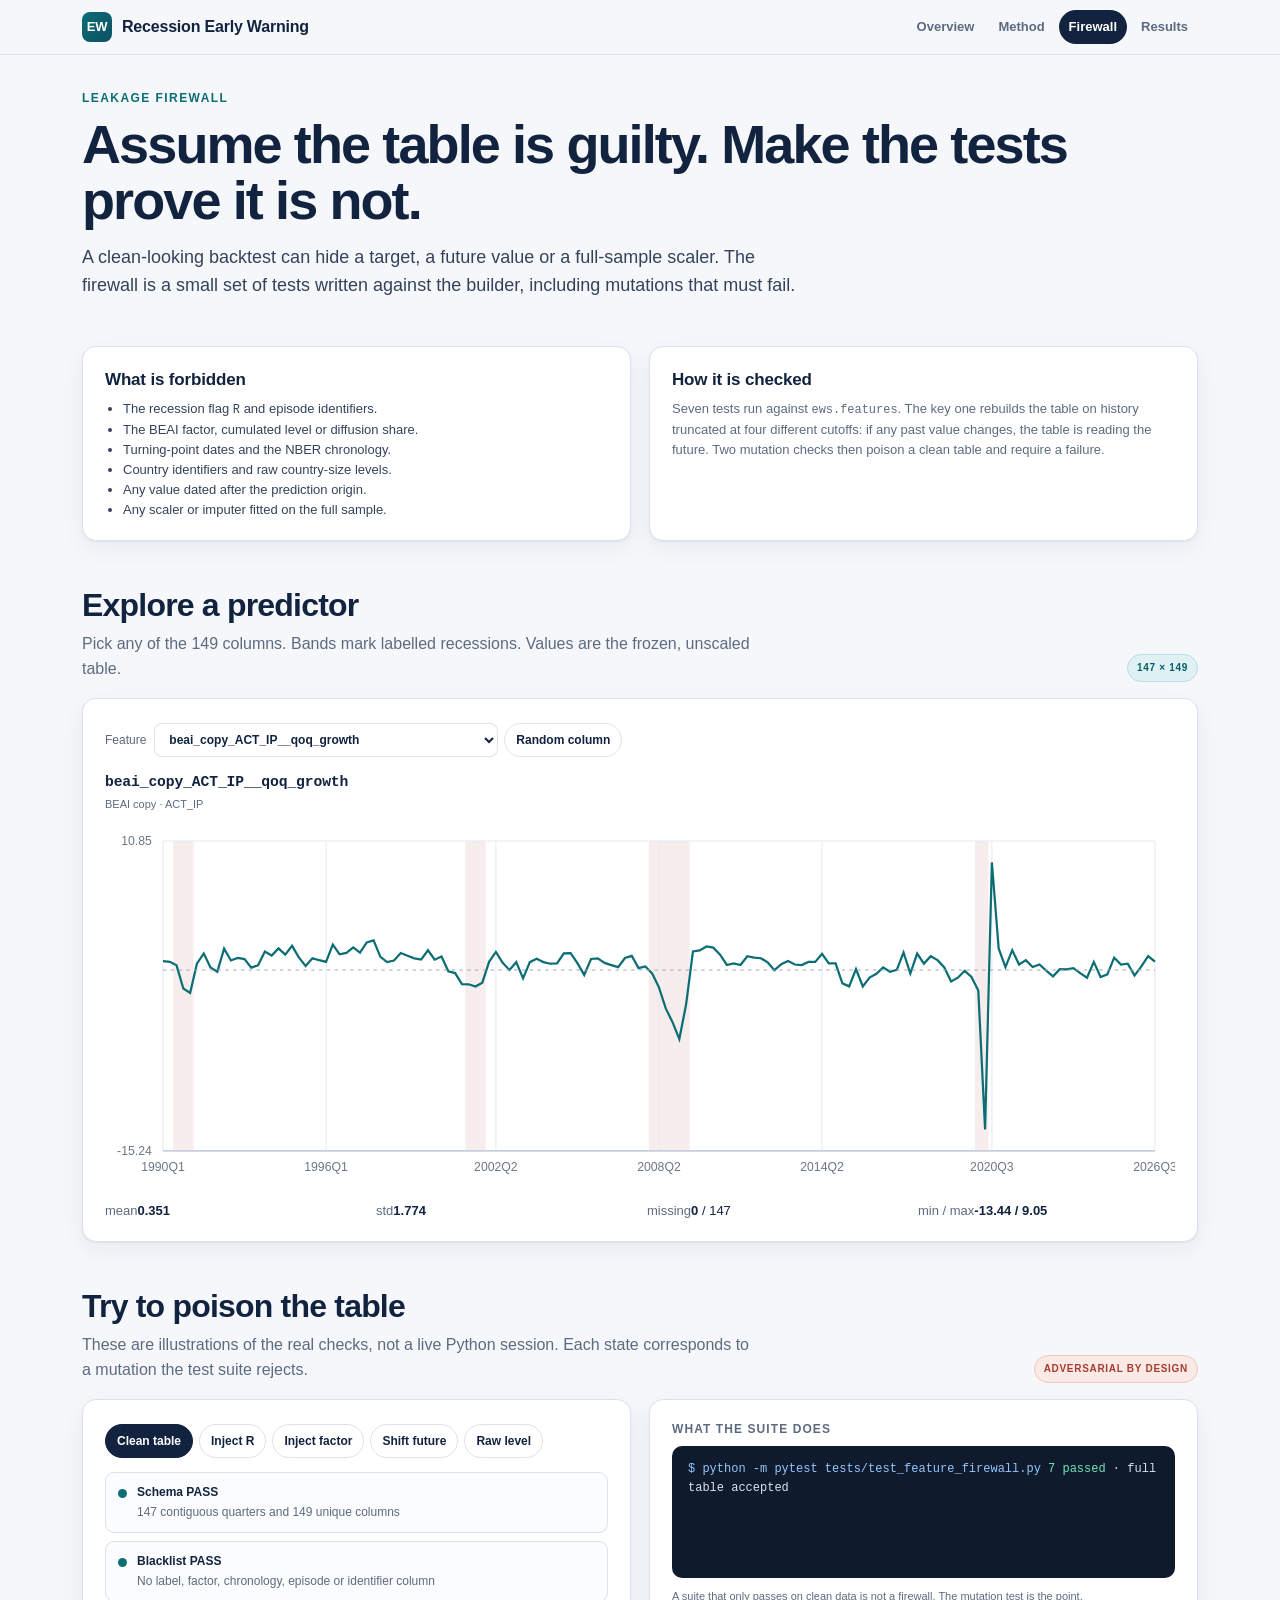
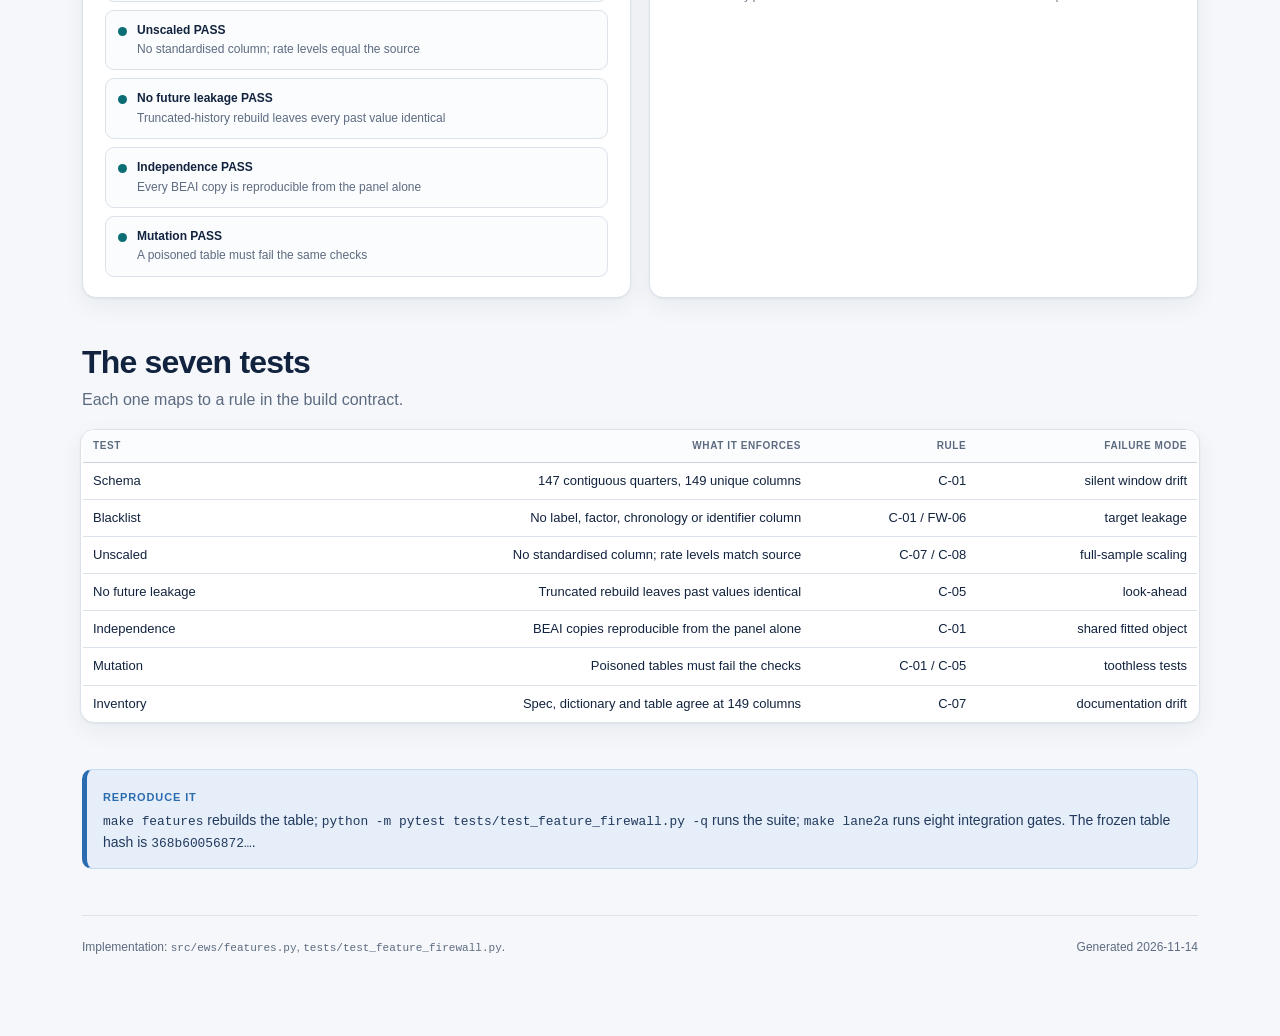
<file: site/firewall.html>
<!doctype html>
<html lang="en">
<head>
<meta charset="utf-8">
<meta name="viewport" content="width=device-width, initial-scale=1">
<title>Firewall — Recession Early Warning</title>
<meta name="description" content="Explore predictors and try to break the leakage firewall.">
<link rel="stylesheet" href="assets/style.css">
</head>
<body data-page="firewall">
<header class="topbar">
  <div class="topbar-inner">
    <a class="brand" href="index.html"><span class="mark">EW</span><span>Recession Early Warning</span></a>
    <nav class="nav" aria-label="Project pages">
      <a href="index.html">Overview</a>
      <a href="methodology.html">Method</a>
      <a href="firewall.html" aria-current="page">Firewall</a>
      <a href="results.html">Results</a>
    </nav>
  </div>
</header>

<main class="wrap">
  <section>
    <p class="eyebrow">Leakage firewall</p>
    <h1>Assume the table is guilty. Make the tests prove it is not.</h1>
    <p class="lede">A clean-looking backtest can hide a target, a future value or a full-sample scaler. The firewall is a small set of tests written against the builder, including mutations that must fail.</p>
  </section>

  <section>
    <div class="grid2b">
      <div class="card">
        <h3>What is forbidden</h3>
        <ul class="small" style="margin:0;padding-left:18px;color:#34435a">
          <li>The recession flag <span class="mono">R</span> and episode identifiers.</li>
          <li>The BEAI factor, cumulated level or diffusion share.</li>
          <li>Turning-point dates and the NBER chronology.</li>
          <li>Country identifiers and raw country-size levels.</li>
          <li>Any value dated after the prediction origin.</li>
          <li>Any scaler or imputer fitted on the full sample.</li>
        </ul>
      </div>
      <div class="card">
        <h3>How it is checked</h3>
        <p class="small muted" style="margin:0">Seven tests run against <span class="mono">ews.features</span>. The key one rebuilds the table on history truncated at four different cutoffs: if any past value changes, the table is reading the future. Two mutation checks then poison a clean table and require a failure.</p>
      </div>
    </div>
  </section>

  <section>
    <div class="section-head">
      <div><h2>Explore a predictor</h2><p>Pick any of the 149 columns. Bands mark labelled recessions. Values are the frozen, unscaled table.</p></div>
      <span class="badge ok">147 × 149</span>
    </div>
    <div class="card">
      <div class="controls">
        <label for="feature-select">Feature</label>
        <select id="feature-select"></select>
        <button id="feature-random" type="button">Random column</button>
      </div>
      <h3 id="feature-name" class="mono" style="margin-bottom:2px">—</h3>
      <p class="tiny muted" id="feature-group" style="margin:0 0 8px">—</p>
      <div id="feature-chart" class="chart" data-label="Selected feature over time"></div>
      <div id="feature-stats" class="grid4 small" style="margin-top:12px"></div>
    </div>
  </section>

  <section>
    <div class="section-head">
      <div><h2>Try to poison the table</h2><p>These are illustrations of the real checks, not a live Python session. Each state corresponds to a mutation the test suite rejects.</p></div>
      <span class="badge warn">Adversarial by design</span>
    </div>
    <div class="demo-grid">
      <div class="card">
        <div class="controls" id="demo-controls">
          <button type="button" class="active" data-state="clean">Clean table</button>
          <button type="button" data-state="label">Inject R</button>
          <button type="button" data-state="factor">Inject factor</button>
          <button type="button" data-state="shift">Shift future</button>
          <button type="button" data-state="level">Raw level</button>
        </div>
        <ul class="checklist" id="demo-checks"></ul>
      </div>
      <div class="card" style="display:flex;flex-direction:column">
        <h4>What the suite does</h4>
        <div class="codebox" id="demo-code"></div>
        <p class="tiny muted" style="margin:10px 0 0">A suite that only passes on clean data is not a firewall. The mutation test is the point.</p>
      </div>
    </div>
  </section>

  <section>
    <div class="section-head"><div><h2>The seven tests</h2><p>Each one maps to a rule in the build contract.</p></div></div>
    <div class="table-wrap card">
      <table>
        <thead><tr><th>Test</th><th>What it enforces</th><th>Rule</th><th>Failure mode</th></tr></thead>
        <tbody>
          <tr><td>Schema</td><td>147 contiguous quarters, 149 unique columns</td><td>C-01</td><td>silent window drift</td></tr>
          <tr><td>Blacklist</td><td>No label, factor, chronology or identifier column</td><td>C-01 / FW-06</td><td>target leakage</td></tr>
          <tr><td>Unscaled</td><td>No standardised column; rate levels match source</td><td>C-07 / C-08</td><td>full-sample scaling</td></tr>
          <tr><td>No future leakage</td><td>Truncated rebuild leaves past values identical</td><td>C-05</td><td>look-ahead</td></tr>
          <tr><td>Independence</td><td>BEAI copies reproducible from the panel alone</td><td>C-01</td><td>shared fitted object</td></tr>
          <tr><td>Mutation</td><td>Poisoned tables must fail the checks</td><td>C-01 / C-05</td><td>toothless tests</td></tr>
          <tr><td>Inventory</td><td>Spec, dictionary and table agree at 149 columns</td><td>C-07</td><td>documentation drift</td></tr>
        </tbody>
      </table>
    </div>
  </section>

  <section>
    <div class="banner info">
      <div><strong>Reproduce it</strong><p><span class="mono">make features</span> rebuilds the table; <span class="mono">python -m pytest tests/test_feature_firewall.py -q</span> runs the suite; <span class="mono">make lane2a</span> runs eight integration gates. The frozen table hash is <span class="mono" data-hash="table">—</span>.</p></div>
    </div>
  </section>

  <footer>
    <span>Implementation: <span class="mono">src/ews/features.py</span>, <span class="mono">tests/test_feature_firewall.py</span>.</span>
    <span>Generated <span data-generated>—</span></span>
  </footer>
</main>
<script src="assets/app.js"></script>
</body>
</html>
</file>
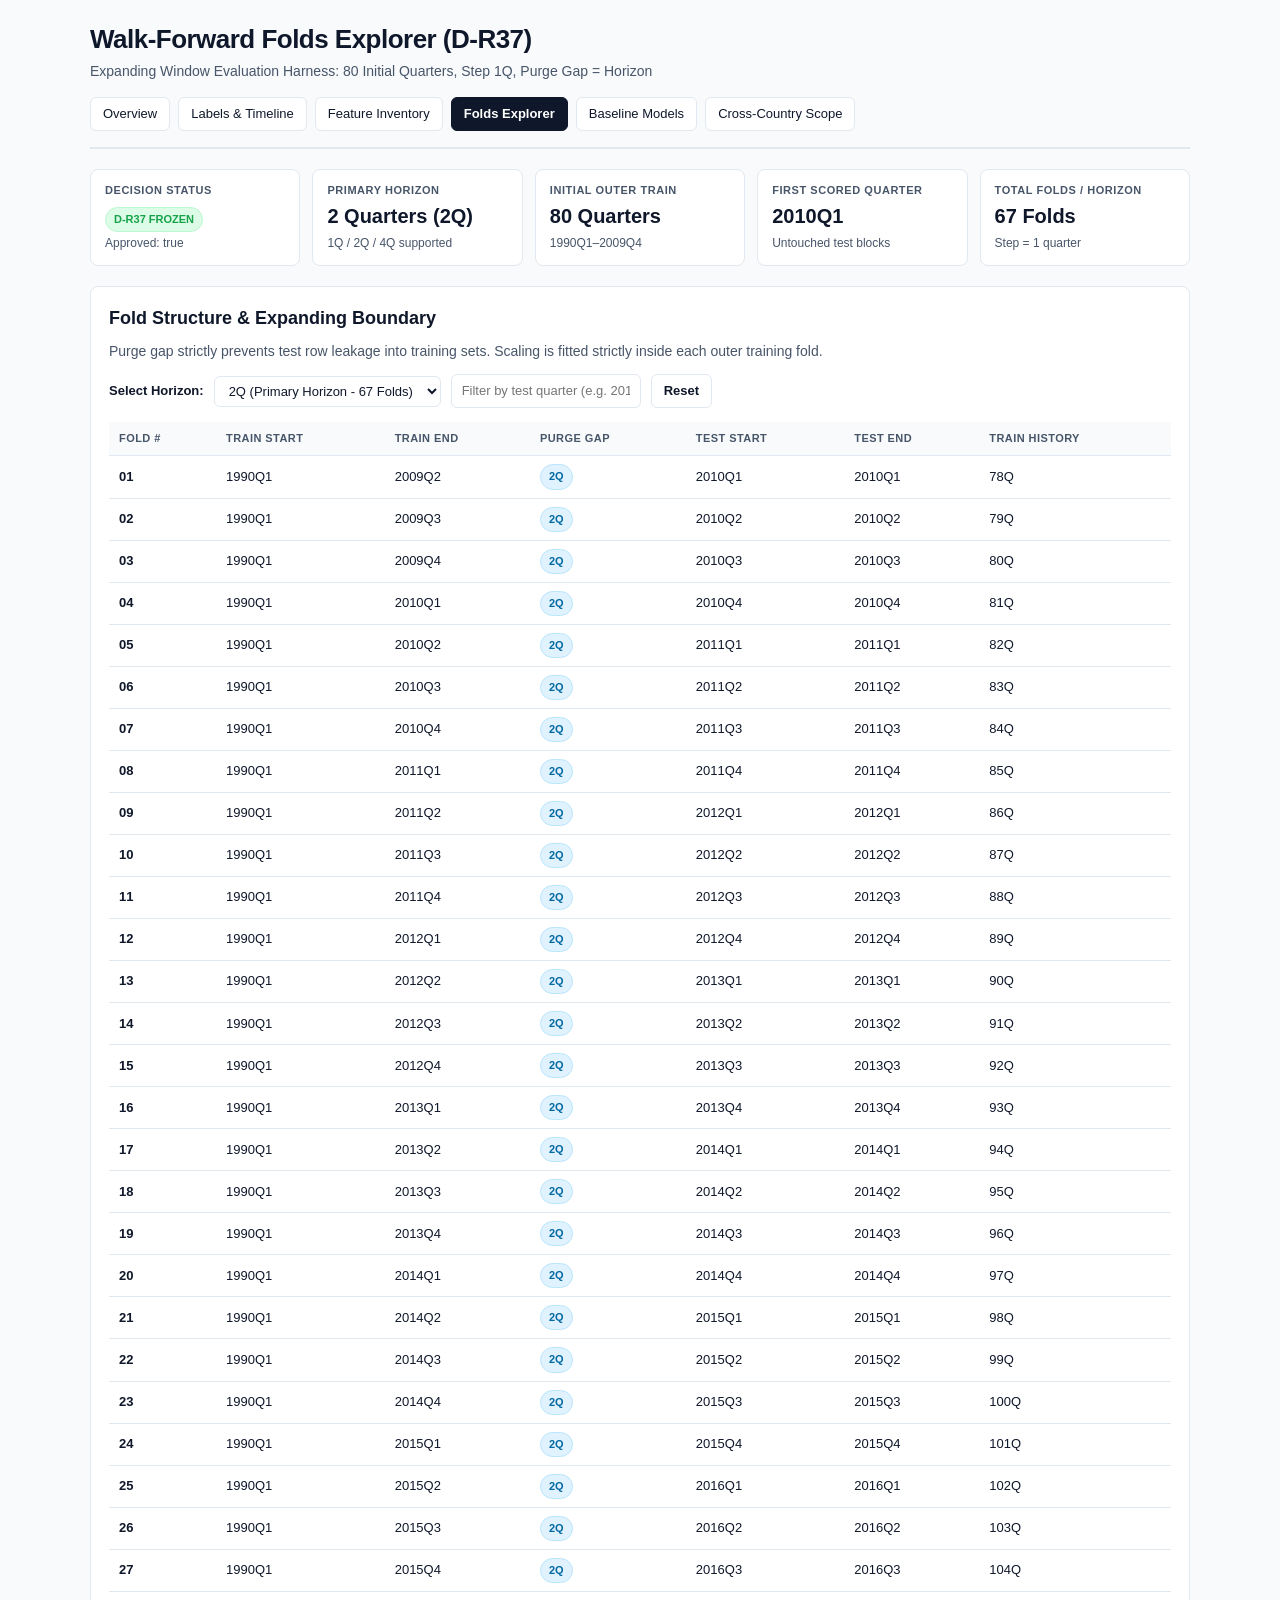
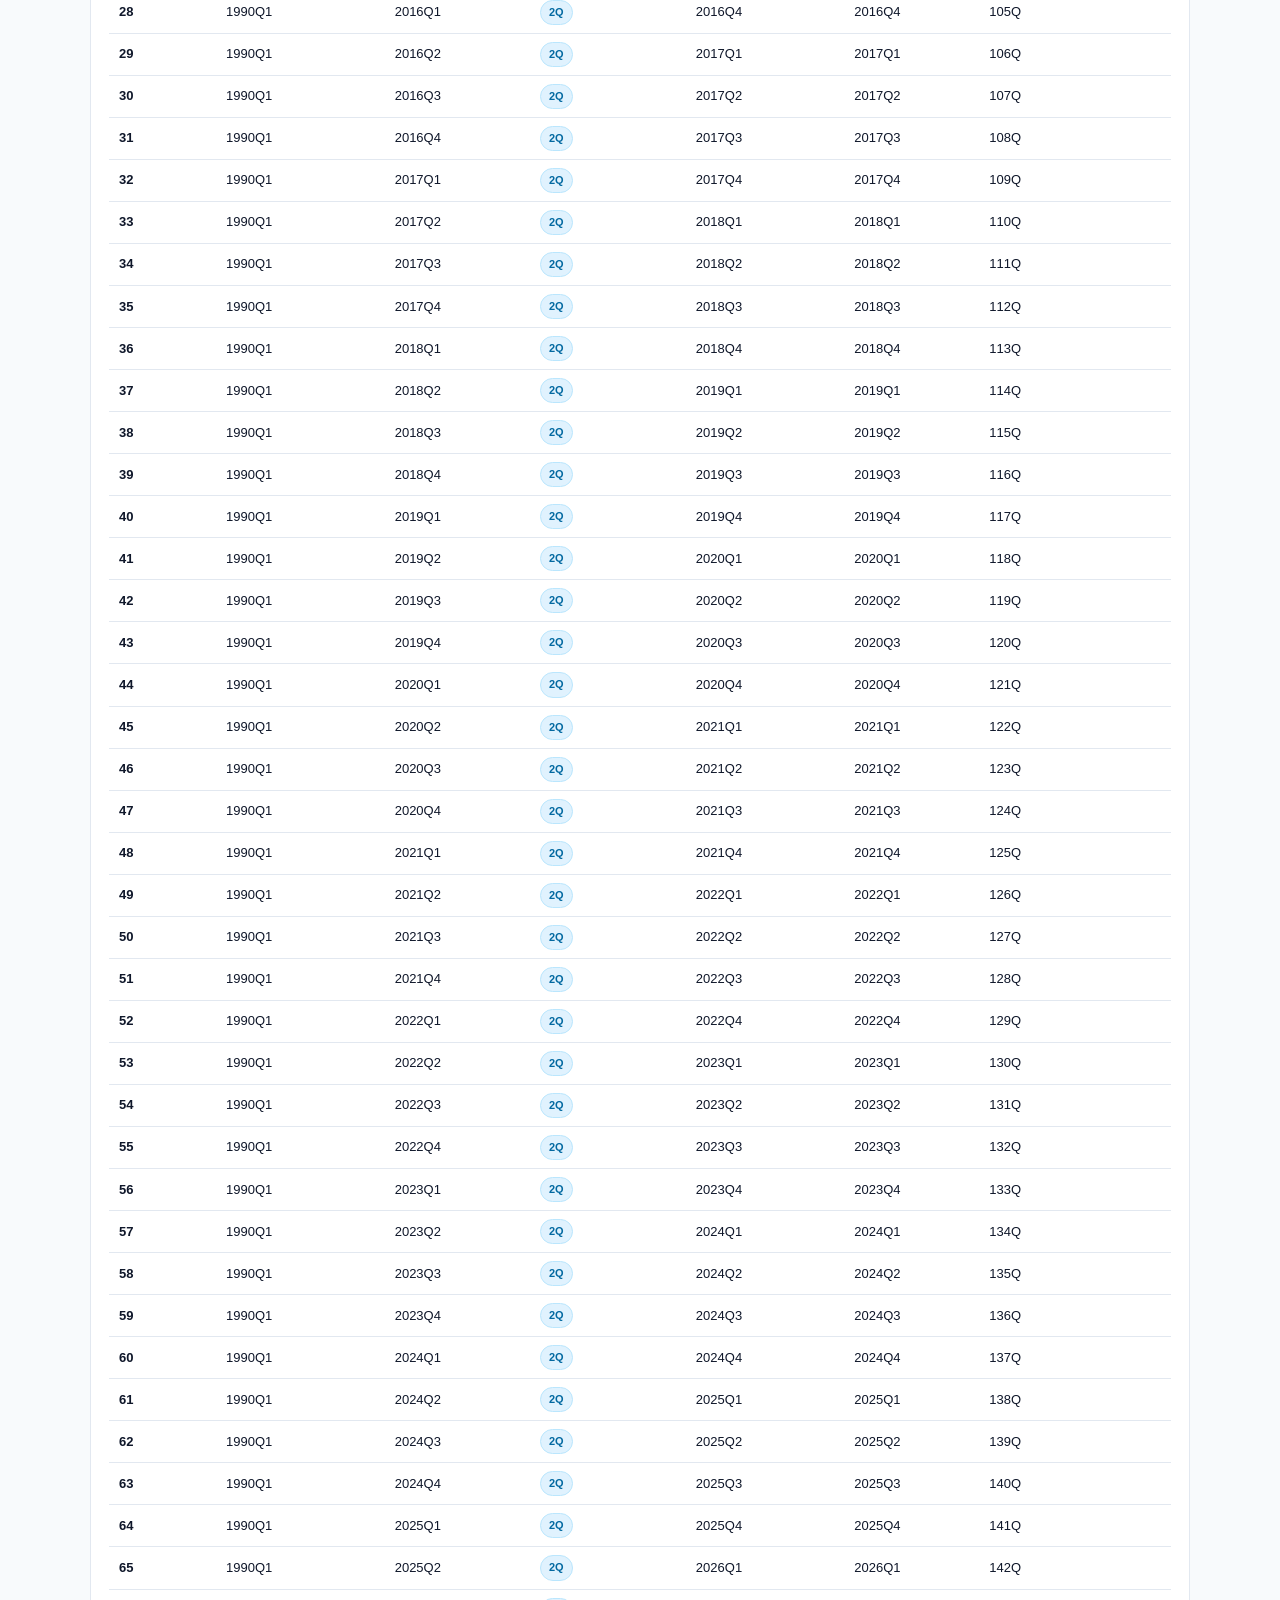
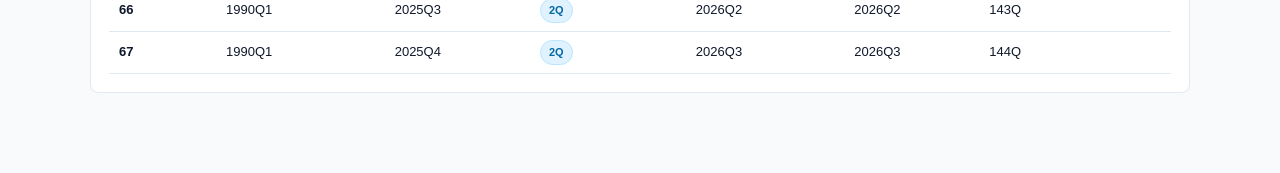
<file: site/folds.html>
<!doctype html>
<html lang="en">
<head>
<meta charset="utf-8">
<meta name="viewport" content="width=device-width, initial-scale=1">
<title>Recession Early Warning — Folds Explorer</title>
<style>
:root {
  --bg: #f8fafc;
  --card: #ffffff;
  --ink: #0f172a;
  --muted: #475569;
  --line: #e2e8f0;
  --accent: #0284c7;
  --accent-soft: #e0f2fe;
  --accent-dark: #0369a1;
  --success: #16a34a;
  --success-soft: #dcfce7;
  --warn: #dc2626;
  --warn-soft: #fee2e2;
  --amber: #d97706;
  --amber-soft: #fef3c7;
}
* { box-sizing: border-box; }
html { scroll-behavior: smooth; }
body {
  margin: 0;
  background: var(--bg);
  color: var(--ink);
  font-family: -apple-system, BlinkMacSystemFont, "Segoe UI", Roboto, "Helvetica Neue", Arial, sans-serif;
  line-height: 1.55;
  -webkit-font-smoothing: antialiased;
}
a { color: var(--accent); text-decoration: none; font-weight: 500; }
a:hover { text-decoration: underline; }
.wrap { max-width: 1140px; margin: 0 auto; padding: 24px 20px 60px; }
header.top {
  border-bottom: 2px solid var(--line);
  padding-bottom: 16px;
  margin-bottom: 20px;
}
h1 { font-size: 26px; line-height: 1.2; margin: 0 0 6px; letter-spacing: -0.02em; }
.sub { color: var(--muted); font-size: 14px; margin: 0; }
.nav-bar {
  display: flex;
  flex-wrap: wrap;
  gap: 8px;
  margin-top: 14px;
}
.nav-bar a {
  padding: 6px 12px;
  border-radius: 6px;
  font-size: 13px;
  background: #fff;
  border: 1px solid var(--line);
  color: var(--ink);
}
.nav-bar a:hover { border-color: var(--accent); background: var(--accent-soft); }
.nav-bar a.active {
  background: var(--ink);
  border-color: var(--ink);
  color: #fff;
  font-weight: 600;
}
.kpis {
  display: grid;
  grid-template-columns: repeat(auto-fit, minmax(160px, 1fr));
  gap: 12px;
  margin: 20px 0;
}
.kpi {
  background: var(--card);
  border: 1px solid var(--line);
  border-radius: 8px;
  padding: 12px 14px;
}
.kpi .k {
  font-size: 11px;
  font-weight: 700;
  text-transform: uppercase;
  letter-spacing: 0.05em;
  color: var(--muted);
}
.kpi .v {
  font-size: 20px;
  font-weight: 700;
  margin-top: 2px;
  font-variant-numeric: tabular-nums;
  word-break: break-all;
}
.kpi .n { font-size: 12px; color: var(--muted); margin-top: 2px; }
.card {
  background: var(--card);
  border: 1px solid var(--line);
  border-radius: 8px;
  padding: 18px;
  margin-bottom: 20px;
}
.card h2 { font-size: 18px; margin: 0 0 8px; }
.card p { margin: 0 0 12px; font-size: 14px; color: var(--muted); }
.badge {
  display: inline-block;
  font-size: 11px;
  font-weight: 700;
  text-transform: uppercase;
  padding: 3px 8px;
  border-radius: 999px;
  border: 1px solid transparent;
}
.badge.ok { background: var(--success-soft); color: var(--success); border-color: #bbf7d0; }
.badge.warn { background: var(--warn-soft); color: var(--warn); border-color: #fecaca; }
.badge.info { background: var(--accent-soft); color: var(--accent-dark); border-color: #bae6fd; }
.badge.amber { background: var(--amber-soft); color: var(--amber); border-color: #fde68a; }
.controls {
  display: flex;
  flex-wrap: wrap;
  gap: 10px;
  align-items: center;
  margin-bottom: 14px;
}
.controls input, .controls select {
  font: inherit;
  font-size: 13px;
  padding: 6px 10px;
  border-radius: 6px;
  border: 1px solid var(--line);
  background: #fff;
  color: var(--ink);
}
.controls button, .btn {
  font: inherit;
  font-size: 13px;
  font-weight: 600;
  padding: 6px 12px;
  border-radius: 6px;
  border: 1px solid var(--line);
  background: #fff;
  color: var(--ink);
  cursor: pointer;
}
.controls button:hover, .btn:hover { border-color: var(--accent); background: var(--accent-soft); }
.controls button.active, .btn.active { background: var(--accent); color: #fff; border-color: var(--accent); }
.table-wrap { overflow-x: auto; margin-top: 10px; }
table { width: 100%; border-collapse: collapse; font-size: 13px; font-variant-numeric: tabular-nums; }
th, td { padding: 8px 10px; text-align: left; border-bottom: 1px solid var(--line); }
th { font-size: 11px; font-weight: 700; text-transform: uppercase; letter-spacing: 0.04em; color: var(--muted); background: #f8fafc; }
tr:hover td { background: #f8fafc; }
.hash-box {
  font-family: ui-monospace, SFMono-Regular, Menlo, Monaco, Consolas, monospace;
  font-size: 12px;
  background: #f1f5f9;
  padding: 6px 10px;
  border-radius: 6px;
  border: 1px solid var(--line);
  word-break: break-all;
}
svg text { font-family: -apple-system, BlinkMacSystemFont, "Segoe UI", Roboto, sans-serif; font-size: 11px; }
</style>
</head>
<body>
<div class="wrap">
  <header class="top">
    <div>
      <h1>Walk-Forward Folds Explorer (D-R37)</h1>
      <p class="sub">Expanding Window Evaluation Harness: 80 Initial Quarters, Step 1Q, Purge Gap = Horizon</p>
    </div>
    <nav class="nav-bar"><a href="index.html" class="">Overview</a><a href="labels.html" class="">Labels & Timeline</a><a href="features.html" class="">Feature Inventory</a><a href="folds.html" class="active">Folds Explorer</a><a href="baselines.html" class="">Baseline Models</a><a href="countries.html" class="">Cross-Country Scope</a></nav>
  </header>

  <div class="kpis">
    <div class="kpi">
      <div class="k">Decision Status</div>
      <div class="v"><span class="badge ok">D-R37 FROZEN</span></div>
      <div class="n">Approved: true</div>
    </div>
    <div class="kpi">
      <div class="k">Primary Horizon</div>
      <div class="v">2 Quarters (2Q)</div>
      <div class="n">1Q / 2Q / 4Q supported</div>
    </div>
    <div class="kpi">
      <div class="k">Initial Outer Train</div>
      <div class="v">80 Quarters</div>
      <div class="n">1990Q1–2009Q4</div>
    </div>
    <div class="kpi">
      <div class="k">First Scored Quarter</div>
      <div class="v">2010Q1</div>
      <div class="n">Untouched test blocks</div>
    </div>
    <div class="kpi">
      <div class="k">Total Folds / Horizon</div>
      <div class="v">67 Folds</div>
      <div class="n">Step = 1 quarter</div>
    </div>
  </div>

  <div class="card">
    <h2>Fold Structure & Expanding Boundary</h2>
    <p>Purge gap strictly prevents test row leakage into training sets. Scaling is fitted strictly inside each outer training fold.</p>

    <div class="controls">
      <label style="font-size:13px; font-weight:600;">Select Horizon:</label>
      <select id="horizon-select">
        <option value="2" selected>2Q (Primary Horizon - 67 Folds)</option>
        <option value="1">1Q Horizon (67 Folds)</option>
        <option value="4">4Q Horizon (67 Folds)</option>
      </select>
      <input type="text" id="fold-search" placeholder="Filter by test quarter (e.g. 2018Q1)...">
      <button id="reset-folds" class="btn">Reset</button>
    </div>

    <div class="table-wrap">
      <table>
        <thead>
          <tr>
            <th>Fold #</th>
            <th>Train Start</th>
            <th>Train End</th>
            <th>Purge Gap</th>
            <th>Test Start</th>
            <th>Test End</th>
            <th>Train History</th>
          </tr>
        </thead>
        <tbody id="folds-body">
          <tr class="fold-row" data-h="2">
          <td><strong>01</strong></td>
          <td>1990Q1</td>
          <td>2009Q2</td>
          <td><span class="badge info">2Q</span></td>
          <td>2010Q1</td>
          <td>2010Q1</td>
          <td>78Q</td>
        </tr><tr class="fold-row" data-h="2">
          <td><strong>02</strong></td>
          <td>1990Q1</td>
          <td>2009Q3</td>
          <td><span class="badge info">2Q</span></td>
          <td>2010Q2</td>
          <td>2010Q2</td>
          <td>79Q</td>
        </tr><tr class="fold-row" data-h="2">
          <td><strong>03</strong></td>
          <td>1990Q1</td>
          <td>2009Q4</td>
          <td><span class="badge info">2Q</span></td>
          <td>2010Q3</td>
          <td>2010Q3</td>
          <td>80Q</td>
        </tr><tr class="fold-row" data-h="2">
          <td><strong>04</strong></td>
          <td>1990Q1</td>
          <td>2010Q1</td>
          <td><span class="badge info">2Q</span></td>
          <td>2010Q4</td>
          <td>2010Q4</td>
          <td>81Q</td>
        </tr><tr class="fold-row" data-h="2">
          <td><strong>05</strong></td>
          <td>1990Q1</td>
          <td>2010Q2</td>
          <td><span class="badge info">2Q</span></td>
          <td>2011Q1</td>
          <td>2011Q1</td>
          <td>82Q</td>
        </tr><tr class="fold-row" data-h="2">
          <td><strong>06</strong></td>
          <td>1990Q1</td>
          <td>2010Q3</td>
          <td><span class="badge info">2Q</span></td>
          <td>2011Q2</td>
          <td>2011Q2</td>
          <td>83Q</td>
        </tr><tr class="fold-row" data-h="2">
          <td><strong>07</strong></td>
          <td>1990Q1</td>
          <td>2010Q4</td>
          <td><span class="badge info">2Q</span></td>
          <td>2011Q3</td>
          <td>2011Q3</td>
          <td>84Q</td>
        </tr><tr class="fold-row" data-h="2">
          <td><strong>08</strong></td>
          <td>1990Q1</td>
          <td>2011Q1</td>
          <td><span class="badge info">2Q</span></td>
          <td>2011Q4</td>
          <td>2011Q4</td>
          <td>85Q</td>
        </tr><tr class="fold-row" data-h="2">
          <td><strong>09</strong></td>
          <td>1990Q1</td>
          <td>2011Q2</td>
          <td><span class="badge info">2Q</span></td>
          <td>2012Q1</td>
          <td>2012Q1</td>
          <td>86Q</td>
        </tr><tr class="fold-row" data-h="2">
          <td><strong>10</strong></td>
          <td>1990Q1</td>
          <td>2011Q3</td>
          <td><span class="badge info">2Q</span></td>
          <td>2012Q2</td>
          <td>2012Q2</td>
          <td>87Q</td>
        </tr><tr class="fold-row" data-h="2">
          <td><strong>11</strong></td>
          <td>1990Q1</td>
          <td>2011Q4</td>
          <td><span class="badge info">2Q</span></td>
          <td>2012Q3</td>
          <td>2012Q3</td>
          <td>88Q</td>
        </tr><tr class="fold-row" data-h="2">
          <td><strong>12</strong></td>
          <td>1990Q1</td>
          <td>2012Q1</td>
          <td><span class="badge info">2Q</span></td>
          <td>2012Q4</td>
          <td>2012Q4</td>
          <td>89Q</td>
        </tr><tr class="fold-row" data-h="2">
          <td><strong>13</strong></td>
          <td>1990Q1</td>
          <td>2012Q2</td>
          <td><span class="badge info">2Q</span></td>
          <td>2013Q1</td>
          <td>2013Q1</td>
          <td>90Q</td>
        </tr><tr class="fold-row" data-h="2">
          <td><strong>14</strong></td>
          <td>1990Q1</td>
          <td>2012Q3</td>
          <td><span class="badge info">2Q</span></td>
          <td>2013Q2</td>
          <td>2013Q2</td>
          <td>91Q</td>
        </tr><tr class="fold-row" data-h="2">
          <td><strong>15</strong></td>
          <td>1990Q1</td>
          <td>2012Q4</td>
          <td><span class="badge info">2Q</span></td>
          <td>2013Q3</td>
          <td>2013Q3</td>
          <td>92Q</td>
        </tr><tr class="fold-row" data-h="2">
          <td><strong>16</strong></td>
          <td>1990Q1</td>
          <td>2013Q1</td>
          <td><span class="badge info">2Q</span></td>
          <td>2013Q4</td>
          <td>2013Q4</td>
          <td>93Q</td>
        </tr><tr class="fold-row" data-h="2">
          <td><strong>17</strong></td>
          <td>1990Q1</td>
          <td>2013Q2</td>
          <td><span class="badge info">2Q</span></td>
          <td>2014Q1</td>
          <td>2014Q1</td>
          <td>94Q</td>
        </tr><tr class="fold-row" data-h="2">
          <td><strong>18</strong></td>
          <td>1990Q1</td>
          <td>2013Q3</td>
          <td><span class="badge info">2Q</span></td>
          <td>2014Q2</td>
          <td>2014Q2</td>
          <td>95Q</td>
        </tr><tr class="fold-row" data-h="2">
          <td><strong>19</strong></td>
          <td>1990Q1</td>
          <td>2013Q4</td>
          <td><span class="badge info">2Q</span></td>
          <td>2014Q3</td>
          <td>2014Q3</td>
          <td>96Q</td>
        </tr><tr class="fold-row" data-h="2">
          <td><strong>20</strong></td>
          <td>1990Q1</td>
          <td>2014Q1</td>
          <td><span class="badge info">2Q</span></td>
          <td>2014Q4</td>
          <td>2014Q4</td>
          <td>97Q</td>
        </tr><tr class="fold-row" data-h="2">
          <td><strong>21</strong></td>
          <td>1990Q1</td>
          <td>2014Q2</td>
          <td><span class="badge info">2Q</span></td>
          <td>2015Q1</td>
          <td>2015Q1</td>
          <td>98Q</td>
        </tr><tr class="fold-row" data-h="2">
          <td><strong>22</strong></td>
          <td>1990Q1</td>
          <td>2014Q3</td>
          <td><span class="badge info">2Q</span></td>
          <td>2015Q2</td>
          <td>2015Q2</td>
          <td>99Q</td>
        </tr><tr class="fold-row" data-h="2">
          <td><strong>23</strong></td>
          <td>1990Q1</td>
          <td>2014Q4</td>
          <td><span class="badge info">2Q</span></td>
          <td>2015Q3</td>
          <td>2015Q3</td>
          <td>100Q</td>
        </tr><tr class="fold-row" data-h="2">
          <td><strong>24</strong></td>
          <td>1990Q1</td>
          <td>2015Q1</td>
          <td><span class="badge info">2Q</span></td>
          <td>2015Q4</td>
          <td>2015Q4</td>
          <td>101Q</td>
        </tr><tr class="fold-row" data-h="2">
          <td><strong>25</strong></td>
          <td>1990Q1</td>
          <td>2015Q2</td>
          <td><span class="badge info">2Q</span></td>
          <td>2016Q1</td>
          <td>2016Q1</td>
          <td>102Q</td>
        </tr><tr class="fold-row" data-h="2">
          <td><strong>26</strong></td>
          <td>1990Q1</td>
          <td>2015Q3</td>
          <td><span class="badge info">2Q</span></td>
          <td>2016Q2</td>
          <td>2016Q2</td>
          <td>103Q</td>
        </tr><tr class="fold-row" data-h="2">
          <td><strong>27</strong></td>
          <td>1990Q1</td>
          <td>2015Q4</td>
          <td><span class="badge info">2Q</span></td>
          <td>2016Q3</td>
          <td>2016Q3</td>
          <td>104Q</td>
        </tr><tr class="fold-row" data-h="2">
          <td><strong>28</strong></td>
          <td>1990Q1</td>
          <td>2016Q1</td>
          <td><span class="badge info">2Q</span></td>
          <td>2016Q4</td>
          <td>2016Q4</td>
          <td>105Q</td>
        </tr><tr class="fold-row" data-h="2">
          <td><strong>29</strong></td>
          <td>1990Q1</td>
          <td>2016Q2</td>
          <td><span class="badge info">2Q</span></td>
          <td>2017Q1</td>
          <td>2017Q1</td>
          <td>106Q</td>
        </tr><tr class="fold-row" data-h="2">
          <td><strong>30</strong></td>
          <td>1990Q1</td>
          <td>2016Q3</td>
          <td><span class="badge info">2Q</span></td>
          <td>2017Q2</td>
          <td>2017Q2</td>
          <td>107Q</td>
        </tr><tr class="fold-row" data-h="2">
          <td><strong>31</strong></td>
          <td>1990Q1</td>
          <td>2016Q4</td>
          <td><span class="badge info">2Q</span></td>
          <td>2017Q3</td>
          <td>2017Q3</td>
          <td>108Q</td>
        </tr><tr class="fold-row" data-h="2">
          <td><strong>32</strong></td>
          <td>1990Q1</td>
          <td>2017Q1</td>
          <td><span class="badge info">2Q</span></td>
          <td>2017Q4</td>
          <td>2017Q4</td>
          <td>109Q</td>
        </tr><tr class="fold-row" data-h="2">
          <td><strong>33</strong></td>
          <td>1990Q1</td>
          <td>2017Q2</td>
          <td><span class="badge info">2Q</span></td>
          <td>2018Q1</td>
          <td>2018Q1</td>
          <td>110Q</td>
        </tr><tr class="fold-row" data-h="2">
          <td><strong>34</strong></td>
          <td>1990Q1</td>
          <td>2017Q3</td>
          <td><span class="badge info">2Q</span></td>
          <td>2018Q2</td>
          <td>2018Q2</td>
          <td>111Q</td>
        </tr><tr class="fold-row" data-h="2">
          <td><strong>35</strong></td>
          <td>1990Q1</td>
          <td>2017Q4</td>
          <td><span class="badge info">2Q</span></td>
          <td>2018Q3</td>
          <td>2018Q3</td>
          <td>112Q</td>
        </tr><tr class="fold-row" data-h="2">
          <td><strong>36</strong></td>
          <td>1990Q1</td>
          <td>2018Q1</td>
          <td><span class="badge info">2Q</span></td>
          <td>2018Q4</td>
          <td>2018Q4</td>
          <td>113Q</td>
        </tr><tr class="fold-row" data-h="2">
          <td><strong>37</strong></td>
          <td>1990Q1</td>
          <td>2018Q2</td>
          <td><span class="badge info">2Q</span></td>
          <td>2019Q1</td>
          <td>2019Q1</td>
          <td>114Q</td>
        </tr><tr class="fold-row" data-h="2">
          <td><strong>38</strong></td>
          <td>1990Q1</td>
          <td>2018Q3</td>
          <td><span class="badge info">2Q</span></td>
          <td>2019Q2</td>
          <td>2019Q2</td>
          <td>115Q</td>
        </tr><tr class="fold-row" data-h="2">
          <td><strong>39</strong></td>
          <td>1990Q1</td>
          <td>2018Q4</td>
          <td><span class="badge info">2Q</span></td>
          <td>2019Q3</td>
          <td>2019Q3</td>
          <td>116Q</td>
        </tr><tr class="fold-row" data-h="2">
          <td><strong>40</strong></td>
          <td>1990Q1</td>
          <td>2019Q1</td>
          <td><span class="badge info">2Q</span></td>
          <td>2019Q4</td>
          <td>2019Q4</td>
          <td>117Q</td>
        </tr><tr class="fold-row" data-h="2">
          <td><strong>41</strong></td>
          <td>1990Q1</td>
          <td>2019Q2</td>
          <td><span class="badge info">2Q</span></td>
          <td>2020Q1</td>
          <td>2020Q1</td>
          <td>118Q</td>
        </tr><tr class="fold-row" data-h="2">
          <td><strong>42</strong></td>
          <td>1990Q1</td>
          <td>2019Q3</td>
          <td><span class="badge info">2Q</span></td>
          <td>2020Q2</td>
          <td>2020Q2</td>
          <td>119Q</td>
        </tr><tr class="fold-row" data-h="2">
          <td><strong>43</strong></td>
          <td>1990Q1</td>
          <td>2019Q4</td>
          <td><span class="badge info">2Q</span></td>
          <td>2020Q3</td>
          <td>2020Q3</td>
          <td>120Q</td>
        </tr><tr class="fold-row" data-h="2">
          <td><strong>44</strong></td>
          <td>1990Q1</td>
          <td>2020Q1</td>
          <td><span class="badge info">2Q</span></td>
          <td>2020Q4</td>
          <td>2020Q4</td>
          <td>121Q</td>
        </tr><tr class="fold-row" data-h="2">
          <td><strong>45</strong></td>
          <td>1990Q1</td>
          <td>2020Q2</td>
          <td><span class="badge info">2Q</span></td>
          <td>2021Q1</td>
          <td>2021Q1</td>
          <td>122Q</td>
        </tr><tr class="fold-row" data-h="2">
          <td><strong>46</strong></td>
          <td>1990Q1</td>
          <td>2020Q3</td>
          <td><span class="badge info">2Q</span></td>
          <td>2021Q2</td>
          <td>2021Q2</td>
          <td>123Q</td>
        </tr><tr class="fold-row" data-h="2">
          <td><strong>47</strong></td>
          <td>1990Q1</td>
          <td>2020Q4</td>
          <td><span class="badge info">2Q</span></td>
          <td>2021Q3</td>
          <td>2021Q3</td>
          <td>124Q</td>
        </tr><tr class="fold-row" data-h="2">
          <td><strong>48</strong></td>
          <td>1990Q1</td>
          <td>2021Q1</td>
          <td><span class="badge info">2Q</span></td>
          <td>2021Q4</td>
          <td>2021Q4</td>
          <td>125Q</td>
        </tr><tr class="fold-row" data-h="2">
          <td><strong>49</strong></td>
          <td>1990Q1</td>
          <td>2021Q2</td>
          <td><span class="badge info">2Q</span></td>
          <td>2022Q1</td>
          <td>2022Q1</td>
          <td>126Q</td>
        </tr><tr class="fold-row" data-h="2">
          <td><strong>50</strong></td>
          <td>1990Q1</td>
          <td>2021Q3</td>
          <td><span class="badge info">2Q</span></td>
          <td>2022Q2</td>
          <td>2022Q2</td>
          <td>127Q</td>
        </tr><tr class="fold-row" data-h="2">
          <td><strong>51</strong></td>
          <td>1990Q1</td>
          <td>2021Q4</td>
          <td><span class="badge info">2Q</span></td>
          <td>2022Q3</td>
          <td>2022Q3</td>
          <td>128Q</td>
        </tr><tr class="fold-row" data-h="2">
          <td><strong>52</strong></td>
          <td>1990Q1</td>
          <td>2022Q1</td>
          <td><span class="badge info">2Q</span></td>
          <td>2022Q4</td>
          <td>2022Q4</td>
          <td>129Q</td>
        </tr><tr class="fold-row" data-h="2">
          <td><strong>53</strong></td>
          <td>1990Q1</td>
          <td>2022Q2</td>
          <td><span class="badge info">2Q</span></td>
          <td>2023Q1</td>
          <td>2023Q1</td>
          <td>130Q</td>
        </tr><tr class="fold-row" data-h="2">
          <td><strong>54</strong></td>
          <td>1990Q1</td>
          <td>2022Q3</td>
          <td><span class="badge info">2Q</span></td>
          <td>2023Q2</td>
          <td>2023Q2</td>
          <td>131Q</td>
        </tr><tr class="fold-row" data-h="2">
          <td><strong>55</strong></td>
          <td>1990Q1</td>
          <td>2022Q4</td>
          <td><span class="badge info">2Q</span></td>
          <td>2023Q3</td>
          <td>2023Q3</td>
          <td>132Q</td>
        </tr><tr class="fold-row" data-h="2">
          <td><strong>56</strong></td>
          <td>1990Q1</td>
          <td>2023Q1</td>
          <td><span class="badge info">2Q</span></td>
          <td>2023Q4</td>
          <td>2023Q4</td>
          <td>133Q</td>
        </tr><tr class="fold-row" data-h="2">
          <td><strong>57</strong></td>
          <td>1990Q1</td>
          <td>2023Q2</td>
          <td><span class="badge info">2Q</span></td>
          <td>2024Q1</td>
          <td>2024Q1</td>
          <td>134Q</td>
        </tr><tr class="fold-row" data-h="2">
          <td><strong>58</strong></td>
          <td>1990Q1</td>
          <td>2023Q3</td>
          <td><span class="badge info">2Q</span></td>
          <td>2024Q2</td>
          <td>2024Q2</td>
          <td>135Q</td>
        </tr><tr class="fold-row" data-h="2">
          <td><strong>59</strong></td>
          <td>1990Q1</td>
          <td>2023Q4</td>
          <td><span class="badge info">2Q</span></td>
          <td>2024Q3</td>
          <td>2024Q3</td>
          <td>136Q</td>
        </tr><tr class="fold-row" data-h="2">
          <td><strong>60</strong></td>
          <td>1990Q1</td>
          <td>2024Q1</td>
          <td><span class="badge info">2Q</span></td>
          <td>2024Q4</td>
          <td>2024Q4</td>
          <td>137Q</td>
        </tr><tr class="fold-row" data-h="2">
          <td><strong>61</strong></td>
          <td>1990Q1</td>
          <td>2024Q2</td>
          <td><span class="badge info">2Q</span></td>
          <td>2025Q1</td>
          <td>2025Q1</td>
          <td>138Q</td>
        </tr><tr class="fold-row" data-h="2">
          <td><strong>62</strong></td>
          <td>1990Q1</td>
          <td>2024Q3</td>
          <td><span class="badge info">2Q</span></td>
          <td>2025Q2</td>
          <td>2025Q2</td>
          <td>139Q</td>
        </tr><tr class="fold-row" data-h="2">
          <td><strong>63</strong></td>
          <td>1990Q1</td>
          <td>2024Q4</td>
          <td><span class="badge info">2Q</span></td>
          <td>2025Q3</td>
          <td>2025Q3</td>
          <td>140Q</td>
        </tr><tr class="fold-row" data-h="2">
          <td><strong>64</strong></td>
          <td>1990Q1</td>
          <td>2025Q1</td>
          <td><span class="badge info">2Q</span></td>
          <td>2025Q4</td>
          <td>2025Q4</td>
          <td>141Q</td>
        </tr><tr class="fold-row" data-h="2">
          <td><strong>65</strong></td>
          <td>1990Q1</td>
          <td>2025Q2</td>
          <td><span class="badge info">2Q</span></td>
          <td>2026Q1</td>
          <td>2026Q1</td>
          <td>142Q</td>
        </tr><tr class="fold-row" data-h="2">
          <td><strong>66</strong></td>
          <td>1990Q1</td>
          <td>2025Q3</td>
          <td><span class="badge info">2Q</span></td>
          <td>2026Q2</td>
          <td>2026Q2</td>
          <td>143Q</td>
        </tr><tr class="fold-row" data-h="2">
          <td><strong>67</strong></td>
          <td>1990Q1</td>
          <td>2025Q4</td>
          <td><span class="badge info">2Q</span></td>
          <td>2026Q3</td>
          <td>2026Q3</td>
          <td>144Q</td>
        </tr>
        </tbody>
      </table>
    </div>
  </div>
</div>

<script type="application/json" id="page-data">{"label_hash":"2379fd53e4c9023538cafcd5668a4835bcdd7b45cfae9e3cbc3d4f306ed19daa","n_features":149,"quarters":["1990Q1","1990Q2","1990Q3","1990Q4","1991Q1","1991Q2","1991Q3","1991Q4","1992Q1","1992Q2","1992Q3","1992Q4","1993Q1","1993Q2","1993Q3","1993Q4","1994Q1","1994Q2","1994Q3","1994Q4","1995Q1","1995Q2","1995Q3","1995Q4","1996Q1","1996Q2","1996Q3","1996Q4","1997Q1","1997Q2","1997Q3","1997Q4","1998Q1","1998Q2","1998Q3","1998Q4","1999Q1","1999Q2","1999Q3","1999Q4","2000Q1","2000Q2","2000Q3","2000Q4","2001Q1","2001Q2","2001Q3","2001Q4","2002Q1","2002Q2","2002Q3","2002Q4","2003Q1","2003Q2","2003Q3","2003Q4","2004Q1","2004Q2","2004Q3","2004Q4","2005Q1","2005Q2","2005Q3","2005Q4","2006Q1","2006Q2","2006Q3","2006Q4","2007Q1","2007Q2","2007Q3","2007Q4","2008Q1","2008Q2","2008Q3","2008Q4","2009Q1","2009Q2","2009Q3","2009Q4","2010Q1","2010Q2","2010Q3","2010Q4","2011Q1","2011Q2","2011Q3","2011Q4","2012Q1","2012Q2","2012Q3","2012Q4","2013Q1","2013Q2","2013Q3","2013Q4","2014Q1","2014Q2","2014Q3","2014Q4","2015Q1","2015Q2","2015Q3","2015Q4","2016Q1","2016Q2","2016Q3","2016Q4","2017Q1","2017Q2","2017Q3","2017Q4","2018Q1","2018Q2","2018Q3","2018Q4","2019Q1","2019Q2","2019Q3","2019Q4","2020Q1","2020Q2","2020Q3","2020Q4","2021Q1","2021Q2","2021Q3","2021Q4","2022Q1","2022Q2","2022Q3","2022Q4","2023Q1","2023Q2","2023Q3","2023Q4","2024Q1","2024Q2","2024Q3","2024Q4","2025Q1","2025Q2","2025Q3","2025Q4","2026Q1","2026Q2","2026Q3"],"gates":{"G1 base commit contains 4556011":{"status":"PASS","passed":true,"details":{"base_commit":"4556011","is_ancestor":true}},"G2 USA label blob hash == 2379fd53...19daa":{"status":"PASS","passed":true,"details":{"expected":"2379fd53e4c9023538cafcd5668a4835bcdd7b45cfae9e3cbc3d4f306ed19daa","actual":"2379fd53e4c9023538cafcd5668a4835bcdd7b45cfae9e3cbc3d4f306ed19daa"}},"G3 USA_panel shape and window recorded in spec":{"status":"PASS","passed":true,"details":{"n_rows":267,"n_cols":27,"start":"1960Q1","end":"2026Q3","spec_verified":true}},"G4 make features (147 rows, contiguous, unscaled, zero blacklisted)":{"status":"PASS","passed":true,"details":{"rows":147,"predictors":149}},"G5 make folds deterministic (identical bytes, D-R37 parameters verified)":{"status":"PASS","passed":true,"details":{"sha256":"cc4814be7e020d466d53e905961c46f5a2ccbe3a0b9197fd7b9e62eb0feb8719","horizons":["1","2","4"],"n_folds_2q":67,"approved":true,"decision":"D-R37"}},"G6 tests/test_features.py passes; mutation fails on leaks":{"status":"PASS","passed":true,"details":{"pytest_output":"......                                                                   [100%]","returncode":0}},"G7 baselines reproduce (identical hashes, PR-AUC + recall)":{"status":"PASS","passed":true,"details":{"csv_sha256":"e227e2543334dd6c11b43db9e6433fadb4eeccaacd8a7e64833647d07377af86","md_sha256":"9cfe616c6fde0b78676750d55b8d94a3dad12afa5a2878f7ccc667f1212b00ce","results":[{"horizon":"1Q","model":"majority","pr_auc":0.015385,"episode_recall":1.0,"episode_recall_05":0.0},{"horizon":"1Q","model":"term_spread","pr_auc":0.111111,"episode_recall":1.0,"episode_recall_05":0.0},{"horizon":"1Q","model":"plain_logistic","pr_auc":0.047619,"episode_recall":0.0,"episode_recall_05":0.0},{"horizon":"2Q","model":"majority","pr_auc":0.023562,"episode_recall":1.0,"episode_recall_05":0.0},{"horizon":"2Q","model":"term_spread","pr_auc":0.155556,"episode_recall":1.0,"episode_recall_05":0.0},{"horizon":"2Q","model":"plain_logistic","pr_auc":0.107955,"episode_recall":0.0,"episode_recall_05":0.0},{"horizon":"4Q","model":"majority","pr_auc":0.040995,"episode_recall":1.0,"episode_recall_05":0.0},{"horizon":"4Q","model":"term_spread","pr_auc":0.176804,"episode_recall":1.0,"episode_recall_05":1.0},{"horizon":"4Q","model":"plain_logistic","pr_auc":0.197276,"episode_recall":0.0,"episode_recall_05":0.0}]}},"G8 D-R34 present and JPN metadata hash verified":{"status":"PASS","passed":true,"details":{"dr34_present":true,"actual_json_hash":"3b74d3e63f4b6f19e15c372637c2f776e029903f710eba93c8a6cb395b99ed9a","doc_hash_match":true}},"G9 git status shows zero changes to outputs/labels/**":{"status":"PASS","passed":true,"details":{"clean":true,"status_output":""}}},"episodes":[{"episode_id":1,"peak":"1990Q2","trough":"1991Q1","duration":3,"depth_sd":1.447904,"diffusion":0.809524},{"episode_id":2,"peak":"2001Q1","trough":"2001Q4","duration":3,"depth_sd":0.666114,"diffusion":0.708333},{"episode_id":3,"peak":"2007Q4","trough":"2009Q2","duration":6,"depth_sd":6.220129,"diffusion":0.875},{"episode_id":4,"peak":"2019Q4","trough":"2020Q2","duration":2,"depth_sd":10.968622,"diffusion":0.9375}],"features":[{"name":"beai_copy_ACT_GDP_REAL__qoq_growth","source":"beai_copy_ACT_GDP_REAL","group":"BEAI Copy","lag":"1 Quarter (NA)","transform":"Growth","blacklisted":false},{"name":"beai_copy_ACT_GDP_REAL__yoy_growth","source":"beai_copy_ACT_GDP_REAL","group":"BEAI Copy","lag":"1 Quarter (NA)","transform":"Growth","blacklisted":false},{"name":"beai_copy_ACT_GDP_REAL__base_lag_1","source":"beai_copy_ACT_GDP_REAL","group":"BEAI Copy","lag":"1 Quarter (NA)","transform":"Growth","blacklisted":false},{"name":"beai_copy_ACT_GDP_REAL__base_lag_2","source":"beai_copy_ACT_GDP_REAL","group":"BEAI Copy","lag":"1 Quarter (NA)","transform":"Growth","blacklisted":false},{"name":"beai_copy_ACT_GDP_REAL__base_lag_4","source":"beai_copy_ACT_GDP_REAL","group":"BEAI Copy","lag":"1 Quarter (NA)","transform":"Growth","blacklisted":false},{"name":"beai_copy_ACT_GDP_REAL__rolling_mean_4q","source":"beai_copy_ACT_GDP_REAL","group":"BEAI Copy","lag":"1 Quarter (NA)","transform":"Growth","blacklisted":false},{"name":"beai_copy_ACT_GDP_REAL__rolling_volatility_4q","source":"beai_copy_ACT_GDP_REAL","group":"BEAI Copy","lag":"1 Quarter (NA)","transform":"Growth","blacklisted":false},{"name":"beai_copy_ACT_GDP_REAL__trend_4q","source":"beai_copy_ACT_GDP_REAL","group":"BEAI Copy","lag":"1 Quarter (NA)","transform":"Growth","blacklisted":false},{"name":"beai_copy_ACT_IP__qoq_growth","source":"beai_copy_ACT_IP","group":"BEAI Copy","lag":"1 Quarter (NA)","transform":"Growth","blacklisted":false},{"name":"beai_copy_ACT_IP__yoy_growth","source":"beai_copy_ACT_IP","group":"BEAI Copy","lag":"1 Quarter (NA)","transform":"Growth","blacklisted":false},{"name":"beai_copy_ACT_IP__base_lag_1","source":"beai_copy_ACT_IP","group":"BEAI Copy","lag":"1 Quarter (NA)","transform":"Growth","blacklisted":false},{"name":"beai_copy_ACT_IP__base_lag_2","source":"beai_copy_ACT_IP","group":"BEAI Copy","lag":"1 Quarter (NA)","transform":"Growth","blacklisted":false},{"name":"beai_copy_ACT_IP__base_lag_4","source":"beai_copy_ACT_IP","group":"BEAI Copy","lag":"1 Quarter (NA)","transform":"Growth","blacklisted":false},{"name":"beai_copy_ACT_IP__rolling_mean_4q","source":"beai_copy_ACT_IP","group":"BEAI Copy","lag":"1 Quarter (NA)","transform":"Growth","blacklisted":false},{"name":"beai_copy_ACT_IP__rolling_volatility_4q","source":"beai_copy_ACT_IP","group":"BEAI Copy","lag":"1 Quarter (NA)","transform":"Growth","blacklisted":false},{"name":"beai_copy_ACT_IP__trend_4q","source":"beai_copy_ACT_IP","group":"BEAI Copy","lag":"1 Quarter (NA)","transform":"Growth","blacklisted":false},{"name":"beai_copy_ACT_EMP__qoq_growth","source":"beai_copy_ACT_EMP","group":"BEAI Copy","lag":"1 Quarter (NA)","transform":"Growth","blacklisted":false},{"name":"beai_copy_ACT_EMP__yoy_growth","source":"beai_copy_ACT_EMP","group":"BEAI Copy","lag":"1 Quarter (NA)","transform":"Growth","blacklisted":false},{"name":"beai_copy_ACT_EMP__base_lag_1","source":"beai_copy_ACT_EMP","group":"BEAI Copy","lag":"1 Quarter (NA)","transform":"Growth","blacklisted":false},{"name":"beai_copy_ACT_EMP__base_lag_2","source":"beai_copy_ACT_EMP","group":"BEAI Copy","lag":"1 Quarter (NA)","transform":"Growth","blacklisted":false},{"name":"beai_copy_ACT_EMP__base_lag_4","source":"beai_copy_ACT_EMP","group":"BEAI Copy","lag":"1 Quarter (NA)","transform":"Growth","blacklisted":false},{"name":"beai_copy_ACT_EMP__rolling_mean_4q","source":"beai_copy_ACT_EMP","group":"BEAI Copy","lag":"1 Quarter (NA)","transform":"Growth","blacklisted":false},{"name":"beai_copy_ACT_EMP__rolling_volatility_4q","source":"beai_copy_ACT_EMP","group":"BEAI Copy","lag":"1 Quarter (NA)","transform":"Growth","blacklisted":false},{"name":"beai_copy_ACT_EMP__trend_4q","source":"beai_copy_ACT_EMP","group":"BEAI Copy","lag":"1 Quarter (NA)","transform":"Growth","blacklisted":false},{"name":"beai_copy_ACT_HOURS__qoq_growth","source":"beai_copy_ACT_HOURS","group":"BEAI Copy","lag":"1 Quarter (NA)","transform":"Growth","blacklisted":false},{"name":"beai_copy_ACT_HOURS__yoy_growth","source":"beai_copy_ACT_HOURS","group":"BEAI Copy","lag":"1 Quarter (NA)","transform":"Growth","blacklisted":false},{"name":"beai_copy_ACT_HOURS__base_lag_1","source":"beai_copy_ACT_HOURS","group":"BEAI Copy","lag":"1 Quarter (NA)","transform":"Growth","blacklisted":false},{"name":"beai_copy_ACT_HOURS__base_lag_2","source":"beai_copy_ACT_HOURS","group":"BEAI Copy","lag":"1 Quarter (NA)","transform":"Growth","blacklisted":false},{"name":"beai_copy_ACT_HOURS__base_lag_4","source":"beai_copy_ACT_HOURS","group":"BEAI Copy","lag":"1 Quarter (NA)","transform":"Growth","blacklisted":false},{"name":"beai_copy_ACT_HOURS__rolling_mean_4q","source":"beai_copy_ACT_HOURS","group":"BEAI Copy","lag":"1 Quarter (NA)","transform":"Growth","blacklisted":false},{"name":"beai_copy_ACT_HOURS__rolling_volatility_4q","source":"beai_copy_ACT_HOURS","group":"BEAI Copy","lag":"1 Quarter (NA)","transform":"Growth","blacklisted":false},{"name":"beai_copy_ACT_HOURS__trend_4q","source":"beai_copy_ACT_HOURS","group":"BEAI Copy","lag":"1 Quarter (NA)","transform":"Growth","blacklisted":false},{"name":"beai_copy_ACT_RINC__qoq_growth","source":"beai_copy_ACT_RINC","group":"BEAI Copy","lag":"1 Quarter (NA)","transform":"Growth","blacklisted":false},{"name":"beai_copy_ACT_RINC__yoy_growth","source":"beai_copy_ACT_RINC","group":"BEAI Copy","lag":"1 Quarter (NA)","transform":"Growth","blacklisted":false},{"name":"beai_copy_ACT_RINC__base_lag_1","source":"beai_copy_ACT_RINC","group":"BEAI Copy","lag":"1 Quarter (NA)","transform":"Growth","blacklisted":false},{"name":"beai_copy_ACT_RINC__base_lag_2","source":"beai_copy_ACT_RINC","group":"BEAI Copy","lag":"1 Quarter (NA)","transform":"Growth","blacklisted":false},{"name":"beai_copy_ACT_RINC__base_lag_4","source":"beai_copy_ACT_RINC","group":"BEAI Copy","lag":"1 Quarter (NA)","transform":"Growth","blacklisted":false},{"name":"beai_copy_ACT_RINC__rolling_mean_4q","source":"beai_copy_ACT_RINC","group":"BEAI Copy","lag":"1 Quarter (NA)","transform":"Growth","blacklisted":false},{"name":"beai_copy_ACT_RINC__rolling_volatility_4q","source":"beai_copy_ACT_RINC","group":"BEAI Copy","lag":"1 Quarter (NA)","transform":"Growth","blacklisted":false},{"name":"beai_copy_ACT_RINC__trend_4q","source":"beai_copy_ACT_RINC","group":"BEAI Copy","lag":"1 Quarter (NA)","transform":"Growth","blacklisted":false},{"name":"beai_copy_ACT_CONS__qoq_growth","source":"beai_copy_ACT_CONS","group":"BEAI Copy","lag":"1 Quarter (NA)","transform":"Growth","blacklisted":false},{"name":"beai_copy_ACT_CONS__yoy_growth","source":"beai_copy_ACT_CONS","group":"BEAI Copy","lag":"1 Quarter (NA)","transform":"Growth","blacklisted":false},{"name":"beai_copy_ACT_CONS__base_lag_1","source":"beai_copy_ACT_CONS","group":"BEAI Copy","lag":"1 Quarter (NA)","transform":"Growth","blacklisted":false},{"name":"beai_copy_ACT_CONS__base_lag_2","source":"beai_copy_ACT_CONS","group":"BEAI Copy","lag":"1 Quarter (NA)","transform":"Growth","blacklisted":false},{"name":"beai_copy_ACT_CONS__base_lag_4","source":"beai_copy_ACT_CONS","group":"BEAI Copy","lag":"1 Quarter (NA)","transform":"Growth","blacklisted":false},{"name":"beai_copy_ACT_CONS__rolling_mean_4q","source":"beai_copy_ACT_CONS","group":"BEAI Copy","lag":"1 Quarter (NA)","transform":"Growth","blacklisted":false},{"name":"beai_copy_ACT_CONS__rolling_volatility_4q","source":"beai_copy_ACT_CONS","group":"BEAI Copy","lag":"1 Quarter (NA)","transform":"Growth","blacklisted":false},{"name":"beai_copy_ACT_CONS__trend_4q","source":"beai_copy_ACT_CONS","group":"BEAI Copy","lag":"1 Quarter (NA)","transform":"Growth","blacklisted":false},{"name":"beai_copy_ACT_RETAIL__qoq_growth","source":"beai_copy_ACT_RETAIL","group":"BEAI Copy","lag":"1 Quarter (NA)","transform":"Growth","blacklisted":false},{"name":"beai_copy_ACT_RETAIL__yoy_growth","source":"beai_copy_ACT_RETAIL","group":"BEAI Copy","lag":"1 Quarter (NA)","transform":"Growth","blacklisted":false},{"name":"beai_copy_ACT_RETAIL__base_lag_1","source":"beai_copy_ACT_RETAIL","group":"BEAI Copy","lag":"1 Quarter (NA)","transform":"Growth","blacklisted":false},{"name":"beai_copy_ACT_RETAIL__base_lag_2","source":"beai_copy_ACT_RETAIL","group":"BEAI Copy","lag":"1 Quarter (NA)","transform":"Growth","blacklisted":false},{"name":"beai_copy_ACT_RETAIL__base_lag_4","source":"beai_copy_ACT_RETAIL","group":"BEAI Copy","lag":"1 Quarter (NA)","transform":"Growth","blacklisted":false},{"name":"beai_copy_ACT_RETAIL__rolling_mean_4q","source":"beai_copy_ACT_RETAIL","group":"BEAI Copy","lag":"1 Quarter (NA)","transform":"Growth","blacklisted":false},{"name":"beai_copy_ACT_RETAIL__rolling_volatility_4q","source":"beai_copy_ACT_RETAIL","group":"BEAI Copy","lag":"1 Quarter (NA)","transform":"Growth","blacklisted":false},{"name":"beai_copy_ACT_RETAIL__trend_4q","source":"beai_copy_ACT_RETAIL","group":"BEAI Copy","lag":"1 Quarter (NA)","transform":"Growth","blacklisted":false},{"name":"beai_copy_ACT_INV__qoq_growth","source":"beai_copy_ACT_INV","group":"BEAI Copy","lag":"1 Quarter (NA)","transform":"Growth","blacklisted":false},{"name":"beai_copy_ACT_INV__yoy_growth","source":"beai_copy_ACT_INV","group":"BEAI Copy","lag":"1 Quarter (NA)","transform":"Growth","blacklisted":false},{"name":"beai_copy_ACT_INV__base_lag_1","source":"beai_copy_ACT_INV","group":"BEAI Copy","lag":"1 Quarter (NA)","transform":"Growth","blacklisted":false},{"name":"beai_copy_ACT_INV__base_lag_2","source":"beai_copy_ACT_INV","group":"BEAI Copy","lag":"1 Quarter (NA)","transform":"Growth","blacklisted":false},{"name":"beai_copy_ACT_INV__base_lag_4","source":"beai_copy_ACT_INV","group":"BEAI Copy","lag":"1 Quarter (NA)","transform":"Growth","blacklisted":false},{"name":"beai_copy_ACT_INV__rolling_mean_4q","source":"beai_copy_ACT_INV","group":"BEAI Copy","lag":"1 Quarter (NA)","transform":"Growth","blacklisted":false},{"name":"beai_copy_ACT_INV__rolling_volatility_4q","source":"beai_copy_ACT_INV","group":"BEAI Copy","lag":"1 Quarter (NA)","transform":"Growth","blacklisted":false},{"name":"beai_copy_ACT_INV__trend_4q","source":"beai_copy_ACT_INV","group":"BEAI Copy","lag":"1 Quarter (NA)","transform":"Growth","blacklisted":false},{"name":"FIN_CREDIT_GDP__level","source":"FIN_CREDIT_GDP","group":"Financial","lag":"0 Days (Market)","transform":"Level","blacklisted":false},{"name":"FIN_CREDIT_GDP__change_4q","source":"FIN_CREDIT_GDP","group":"Financial","lag":"0 Days (Market)","transform":"Level","blacklisted":false},{"name":"FIN_CREDIT_GDP__change_8q","source":"FIN_CREDIT_GDP","group":"Financial","lag":"0 Days (Market)","transform":"Level","blacklisted":false},{"name":"FIN_CREDIT_GDP__base_lag_1","source":"FIN_CREDIT_GDP","group":"Financial","lag":"0 Days (Market)","transform":"Level","blacklisted":false},{"name":"FIN_CREDIT_GDP__base_lag_2","source":"FIN_CREDIT_GDP","group":"Financial","lag":"0 Days (Market)","transform":"Level","blacklisted":false},{"name":"FIN_CREDIT_GDP__base_lag_4","source":"FIN_CREDIT_GDP","group":"Financial","lag":"0 Days (Market)","transform":"Level","blacklisted":false},{"name":"FIN_CREDIT_GDP__rolling_mean_4q","source":"FIN_CREDIT_GDP","group":"Financial","lag":"0 Days (Market)","transform":"Level","blacklisted":false},{"name":"FIN_CREDIT_GDP__rolling_volatility_4q","source":"FIN_CREDIT_GDP","group":"Financial","lag":"0 Days (Market)","transform":"Level","blacklisted":false},{"name":"FIN_EQUITY__qoq_log_change","source":"FIN_EQUITY","group":"Financial","lag":"0 Days (Market)","transform":"Level","blacklisted":false},{"name":"FIN_EQUITY__yoy_log_change","source":"FIN_EQUITY","group":"Financial","lag":"0 Days (Market)","transform":"Level","blacklisted":false},{"name":"FIN_EQUITY__base_lag_1","source":"FIN_EQUITY","group":"Financial","lag":"0 Days (Market)","transform":"Level","blacklisted":false},{"name":"FIN_EQUITY__base_lag_2","source":"FIN_EQUITY","group":"Financial","lag":"0 Days (Market)","transform":"Level","blacklisted":false},{"name":"FIN_EQUITY__base_lag_4","source":"FIN_EQUITY","group":"Financial","lag":"0 Days (Market)","transform":"Level","blacklisted":false},{"name":"FIN_EQUITY__rolling_mean_4q","source":"FIN_EQUITY","group":"Financial","lag":"0 Days (Market)","transform":"Level","blacklisted":false},{"name":"FIN_EQUITY__rolling_volatility_4q","source":"FIN_EQUITY","group":"Financial","lag":"0 Days (Market)","transform":"Level","blacklisted":false},{"name":"FIN_HOUSEPRICE_CS__qoq_log_change","source":"FIN_HOUSEPRICE_CS","group":"Financial","lag":"0 Days (Market)","transform":"Level","blacklisted":false},{"name":"FIN_HOUSEPRICE_CS__yoy_log_change","source":"FIN_HOUSEPRICE_CS","group":"Financial","lag":"0 Days (Market)","transform":"Level","blacklisted":false},{"name":"FIN_HOUSEPRICE_CS__base_lag_1","source":"FIN_HOUSEPRICE_CS","group":"Financial","lag":"0 Days (Market)","transform":"Level","blacklisted":false},{"name":"FIN_HOUSEPRICE_CS__base_lag_2","source":"FIN_HOUSEPRICE_CS","group":"Financial","lag":"0 Days (Market)","transform":"Level","blacklisted":false},{"name":"FIN_HOUSEPRICE_CS__base_lag_4","source":"FIN_HOUSEPRICE_CS","group":"Financial","lag":"0 Days (Market)","transform":"Level","blacklisted":false},{"name":"FIN_HOUSEPRICE_CS__rolling_mean_4q","source":"FIN_HOUSEPRICE_CS","group":"Financial","lag":"0 Days (Market)","transform":"Level","blacklisted":false},{"name":"FIN_HOUSEPRICE_CS__rolling_volatility_4q","source":"FIN_HOUSEPRICE_CS","group":"Financial","lag":"0 Days (Market)","transform":"Level","blacklisted":false},{"name":"FIN_HOUSEPRICE_BIS__qoq_log_change","source":"FIN_HOUSEPRICE_BIS","group":"Financial","lag":"0 Days (Market)","transform":"Level","blacklisted":false},{"name":"FIN_HOUSEPRICE_BIS__yoy_log_change","source":"FIN_HOUSEPRICE_BIS","group":"Financial","lag":"0 Days (Market)","transform":"Level","blacklisted":false},{"name":"FIN_HOUSEPRICE_BIS__base_lag_1","source":"FIN_HOUSEPRICE_BIS","group":"Financial","lag":"0 Days (Market)","transform":"Level","blacklisted":false},{"name":"FIN_HOUSEPRICE_BIS__base_lag_2","source":"FIN_HOUSEPRICE_BIS","group":"Financial","lag":"0 Days (Market)","transform":"Level","blacklisted":false},{"name":"FIN_HOUSEPRICE_BIS__base_lag_4","source":"FIN_HOUSEPRICE_BIS","group":"Financial","lag":"0 Days (Market)","transform":"Level","blacklisted":false},{"name":"FIN_HOUSEPRICE_BIS__rolling_mean_4q","source":"FIN_HOUSEPRICE_BIS","group":"Financial","lag":"0 Days (Market)","transform":"Level","blacklisted":false},{"name":"FIN_HOUSEPRICE_BIS__rolling_volatility_4q","source":"FIN_HOUSEPRICE_BIS","group":"Financial","lag":"0 Days (Market)","transform":"Level","blacklisted":false},{"name":"FIN_LONG__level","source":"FIN_LONG","group":"Financial","lag":"0 Days (Market)","transform":"Level","blacklisted":false},{"name":"FIN_LONG__change_4q","source":"FIN_LONG","group":"Financial","lag":"0 Days (Market)","transform":"Level","blacklisted":false},{"name":"FIN_LONG__base_lag_1","source":"FIN_LONG","group":"Financial","lag":"0 Days (Market)","transform":"Level","blacklisted":false},{"name":"FIN_LONG__base_lag_2","source":"FIN_LONG","group":"Financial","lag":"0 Days (Market)","transform":"Level","blacklisted":false},{"name":"FIN_LONG__base_lag_4","source":"FIN_LONG","group":"Financial","lag":"0 Days (Market)","transform":"Level","blacklisted":false},{"name":"FIN_LONG__rolling_mean_4q","source":"FIN_LONG","group":"Financial","lag":"0 Days (Market)","transform":"Level","blacklisted":false},{"name":"FIN_LONG__rolling_volatility_4q","source":"FIN_LONG","group":"Financial","lag":"0 Days (Market)","transform":"Level","blacklisted":false},{"name":"FIN_POLICY__level","source":"FIN_POLICY","group":"Financial","lag":"0 Days (Market)","transform":"Level","blacklisted":false},{"name":"FIN_POLICY__change_4q","source":"FIN_POLICY","group":"Financial","lag":"0 Days (Market)","transform":"Level","blacklisted":false},{"name":"FIN_POLICY__base_lag_1","source":"FIN_POLICY","group":"Financial","lag":"0 Days (Market)","transform":"Level","blacklisted":false},{"name":"FIN_POLICY__base_lag_2","source":"FIN_POLICY","group":"Financial","lag":"0 Days (Market)","transform":"Level","blacklisted":false},{"name":"FIN_POLICY__base_lag_4","source":"FIN_POLICY","group":"Financial","lag":"0 Days (Market)","transform":"Level","blacklisted":false},{"name":"FIN_POLICY__rolling_mean_4q","source":"FIN_POLICY","group":"Financial","lag":"0 Days (Market)","transform":"Level","blacklisted":false},{"name":"FIN_POLICY__rolling_volatility_4q","source":"FIN_POLICY","group":"Financial","lag":"0 Days (Market)","transform":"Level","blacklisted":false},{"name":"FIN_SHORT__level","source":"FIN_SHORT","group":"Financial","lag":"0 Days (Market)","transform":"Level","blacklisted":false},{"name":"FIN_SHORT__change_4q","source":"FIN_SHORT","group":"Financial","lag":"0 Days (Market)","transform":"Level","blacklisted":false},{"name":"FIN_SHORT__base_lag_1","source":"FIN_SHORT","group":"Financial","lag":"0 Days (Market)","transform":"Level","blacklisted":false},{"name":"FIN_SHORT__base_lag_2","source":"FIN_SHORT","group":"Financial","lag":"0 Days (Market)","transform":"Level","blacklisted":false},{"name":"FIN_SHORT__base_lag_4","source":"FIN_SHORT","group":"Financial","lag":"0 Days (Market)","transform":"Level","blacklisted":false},{"name":"FIN_SHORT__rolling_mean_4q","source":"FIN_SHORT","group":"Financial","lag":"0 Days (Market)","transform":"Level","blacklisted":false},{"name":"FIN_SHORT__rolling_volatility_4q","source":"FIN_SHORT","group":"Financial","lag":"0 Days (Market)","transform":"Level","blacklisted":false},{"name":"LAB_UNEMP__level","source":"LAB_UNEMP","group":"Labor & Prices","lag":"6 Weeks (Monthly)","transform":"Rate / Inflation","blacklisted":false},{"name":"LAB_UNEMP__change_4q","source":"LAB_UNEMP","group":"Labor & Prices","lag":"6 Weeks (Monthly)","transform":"Rate / Inflation","blacklisted":false},{"name":"LAB_UNEMP__base_lag_1","source":"LAB_UNEMP","group":"Labor & Prices","lag":"6 Weeks (Monthly)","transform":"Rate / Inflation","blacklisted":false},{"name":"LAB_UNEMP__base_lag_2","source":"LAB_UNEMP","group":"Labor & Prices","lag":"6 Weeks (Monthly)","transform":"Rate / Inflation","blacklisted":false},{"name":"LAB_UNEMP__base_lag_4","source":"LAB_UNEMP","group":"Labor & Prices","lag":"6 Weeks (Monthly)","transform":"Rate / Inflation","blacklisted":false},{"name":"LAB_UNEMP__rolling_mean_4q","source":"LAB_UNEMP","group":"Labor & Prices","lag":"6 Weeks (Monthly)","transform":"Rate / Inflation","blacklisted":false},{"name":"LAB_UNEMP__rolling_volatility_4q","source":"LAB_UNEMP","group":"Labor & Prices","lag":"6 Weeks (Monthly)","transform":"Rate / Inflation","blacklisted":false},{"name":"PRC_CPI__qoq_log_change","source":"PRC_CPI","group":"Labor & Prices","lag":"6 Weeks (Monthly)","transform":"Rate / Inflation","blacklisted":false},{"name":"PRC_CPI__yoy_log_change","source":"PRC_CPI","group":"Labor & Prices","lag":"6 Weeks (Monthly)","transform":"Rate / Inflation","blacklisted":false},{"name":"PRC_CPI__base_lag_1","source":"PRC_CPI","group":"Labor & Prices","lag":"6 Weeks (Monthly)","transform":"Rate / Inflation","blacklisted":false},{"name":"PRC_CPI__base_lag_2","source":"PRC_CPI","group":"Labor & Prices","lag":"6 Weeks (Monthly)","transform":"Rate / Inflation","blacklisted":false},{"name":"PRC_CPI__base_lag_4","source":"PRC_CPI","group":"Labor & Prices","lag":"6 Weeks (Monthly)","transform":"Rate / Inflation","blacklisted":false},{"name":"PRC_CPI__rolling_mean_4q","source":"PRC_CPI","group":"Labor & Prices","lag":"6 Weeks (Monthly)","transform":"Rate / Inflation","blacklisted":false},{"name":"PRC_CPI__rolling_volatility_4q","source":"PRC_CPI","group":"Labor & Prices","lag":"6 Weeks (Monthly)","transform":"Rate / Inflation","blacklisted":false},{"name":"SEN_BCI__level","source":"SEN_BCI","group":"Survey","lag":"4 Weeks (Survey)","transform":"Index Level","blacklisted":false},{"name":"SEN_BCI__change_4q","source":"SEN_BCI","group":"Survey","lag":"4 Weeks (Survey)","transform":"Index Level","blacklisted":false},{"name":"SEN_BCI__base_lag_1","source":"SEN_BCI","group":"Survey","lag":"4 Weeks (Survey)","transform":"Index Level","blacklisted":false},{"name":"SEN_BCI__base_lag_2","source":"SEN_BCI","group":"Survey","lag":"4 Weeks (Survey)","transform":"Index Level","blacklisted":false},{"name":"SEN_BCI__base_lag_4","source":"SEN_BCI","group":"Survey","lag":"4 Weeks (Survey)","transform":"Index Level","blacklisted":false},{"name":"SEN_BCI__rolling_mean_4q","source":"SEN_BCI","group":"Survey","lag":"4 Weeks (Survey)","transform":"Index Level","blacklisted":false},{"name":"SEN_BCI__rolling_volatility_4q","source":"SEN_BCI","group":"Survey","lag":"4 Weeks (Survey)","transform":"Index Level","blacklisted":false},{"name":"SEN_CCI__level","source":"SEN_CCI","group":"Survey","lag":"4 Weeks (Survey)","transform":"Index Level","blacklisted":false},{"name":"SEN_CCI__change_4q","source":"SEN_CCI","group":"Survey","lag":"4 Weeks (Survey)","transform":"Index Level","blacklisted":false},{"name":"SEN_CCI__base_lag_1","source":"SEN_CCI","group":"Survey","lag":"4 Weeks (Survey)","transform":"Index Level","blacklisted":false},{"name":"SEN_CCI__base_lag_2","source":"SEN_CCI","group":"Survey","lag":"4 Weeks (Survey)","transform":"Index Level","blacklisted":false},{"name":"SEN_CCI__base_lag_4","source":"SEN_CCI","group":"Survey","lag":"4 Weeks (Survey)","transform":"Index Level","blacklisted":false},{"name":"SEN_CCI__rolling_mean_4q","source":"SEN_CCI","group":"Survey","lag":"4 Weeks (Survey)","transform":"Index Level","blacklisted":false},{"name":"SEN_CCI__rolling_volatility_4q","source":"SEN_CCI","group":"Survey","lag":"4 Weeks (Survey)","transform":"Index Level","blacklisted":false},{"name":"FIN_SLOPE__level","source":"FIN_SLOPE","group":"Derived Spread","lag":"0 Days (Market)","transform":"Spread (10Y-3M)","blacklisted":false},{"name":"FIN_SLOPE__change_4q","source":"FIN_SLOPE","group":"Derived Spread","lag":"0 Days (Market)","transform":"Spread (10Y-3M)","blacklisted":false},{"name":"FIN_SLOPE__base_lag_1","source":"FIN_SLOPE","group":"Derived Spread","lag":"0 Days (Market)","transform":"Spread (10Y-3M)","blacklisted":false},{"name":"FIN_SLOPE__base_lag_2","source":"FIN_SLOPE","group":"Derived Spread","lag":"0 Days (Market)","transform":"Spread (10Y-3M)","blacklisted":false},{"name":"FIN_SLOPE__base_lag_4","source":"FIN_SLOPE","group":"Derived Spread","lag":"0 Days (Market)","transform":"Spread (10Y-3M)","blacklisted":false},{"name":"FIN_SLOPE__rolling_mean_4q","source":"FIN_SLOPE","group":"Derived Spread","lag":"0 Days (Market)","transform":"Spread (10Y-3M)","blacklisted":false},{"name":"FIN_SLOPE__rolling_volatility_4q","source":"FIN_SLOPE","group":"Derived Spread","lag":"0 Days (Market)","transform":"Spread (10Y-3M)","blacklisted":false},{"name":"factor","source":"Pipeline A","group":"Blacklist Demo","lag":"Ex-post","transform":"Coincident Factor","blacklisted":true},{"name":"level","source":"Pipeline A","group":"Blacklist Demo","lag":"Ex-post","transform":"Integrated Index","blacklisted":true},{"name":"R","source":"Pipeline A","group":"Blacklist Demo","lag":"Ex-post","transform":"Target Label","blacklisted":true},{"name":"USA.NBER.Q","source":"NBER","group":"Blacklist Demo","lag":"Ex-post","transform":"Chronology Benchmark","blacklisted":true}],"folds":{"1":[{"train_start":"1990Q1","train_end":"2009Q3","test_start":"2010Q1","test_end":"2010Q1","purge_quarters":1,"train_quarters":79},{"train_start":"1990Q1","train_end":"2009Q4","test_start":"2010Q2","test_end":"2010Q2","purge_quarters":1,"train_quarters":80},{"train_start":"1990Q1","train_end":"2010Q1","test_start":"2010Q3","test_end":"2010Q3","purge_quarters":1,"train_quarters":81},{"train_start":"1990Q1","train_end":"2010Q2","test_start":"2010Q4","test_end":"2010Q4","purge_quarters":1,"train_quarters":82},{"train_start":"1990Q1","train_end":"2010Q3","test_start":"2011Q1","test_end":"2011Q1","purge_quarters":1,"train_quarters":83},{"train_start":"1990Q1","train_end":"2010Q4","test_start":"2011Q2","test_end":"2011Q2","purge_quarters":1,"train_quarters":84},{"train_start":"1990Q1","train_end":"2011Q1","test_start":"2011Q3","test_end":"2011Q3","purge_quarters":1,"train_quarters":85},{"train_start":"1990Q1","train_end":"2011Q2","test_start":"2011Q4","test_end":"2011Q4","purge_quarters":1,"train_quarters":86},{"train_start":"1990Q1","train_end":"2011Q3","test_start":"2012Q1","test_end":"2012Q1","purge_quarters":1,"train_quarters":87},{"train_start":"1990Q1","train_end":"2011Q4","test_start":"2012Q2","test_end":"2012Q2","purge_quarters":1,"train_quarters":88},{"train_start":"1990Q1","train_end":"2012Q1","test_start":"2012Q3","test_end":"2012Q3","purge_quarters":1,"train_quarters":89},{"train_start":"1990Q1","train_end":"2012Q2","test_start":"2012Q4","test_end":"2012Q4","purge_quarters":1,"train_quarters":90},{"train_start":"1990Q1","train_end":"2012Q3","test_start":"2013Q1","test_end":"2013Q1","purge_quarters":1,"train_quarters":91},{"train_start":"1990Q1","train_end":"2012Q4","test_start":"2013Q2","test_end":"2013Q2","purge_quarters":1,"train_quarters":92},{"train_start":"1990Q1","train_end":"2013Q1","test_start":"2013Q3","test_end":"2013Q3","purge_quarters":1,"train_quarters":93},{"train_start":"1990Q1","train_end":"2013Q2","test_start":"2013Q4","test_end":"2013Q4","purge_quarters":1,"train_quarters":94},{"train_start":"1990Q1","train_end":"2013Q3","test_start":"2014Q1","test_end":"2014Q1","purge_quarters":1,"train_quarters":95},{"train_start":"1990Q1","train_end":"2013Q4","test_start":"2014Q2","test_end":"2014Q2","purge_quarters":1,"train_quarters":96},{"train_start":"1990Q1","train_end":"2014Q1","test_start":"2014Q3","test_end":"2014Q3","purge_quarters":1,"train_quarters":97},{"train_start":"1990Q1","train_end":"2014Q2","test_start":"2014Q4","test_end":"2014Q4","purge_quarters":1,"train_quarters":98},{"train_start":"1990Q1","train_end":"2014Q3","test_start":"2015Q1","test_end":"2015Q1","purge_quarters":1,"train_quarters":99},{"train_start":"1990Q1","train_end":"2014Q4","test_start":"2015Q2","test_end":"2015Q2","purge_quarters":1,"train_quarters":100},{"train_start":"1990Q1","train_end":"2015Q1","test_start":"2015Q3","test_end":"2015Q3","purge_quarters":1,"train_quarters":101},{"train_start":"1990Q1","train_end":"2015Q2","test_start":"2015Q4","test_end":"2015Q4","purge_quarters":1,"train_quarters":102},{"train_start":"1990Q1","train_end":"2015Q3","test_start":"2016Q1","test_end":"2016Q1","purge_quarters":1,"train_quarters":103},{"train_start":"1990Q1","train_end":"2015Q4","test_start":"2016Q2","test_end":"2016Q2","purge_quarters":1,"train_quarters":104},{"train_start":"1990Q1","train_end":"2016Q1","test_start":"2016Q3","test_end":"2016Q3","purge_quarters":1,"train_quarters":105},{"train_start":"1990Q1","train_end":"2016Q2","test_start":"2016Q4","test_end":"2016Q4","purge_quarters":1,"train_quarters":106},{"train_start":"1990Q1","train_end":"2016Q3","test_start":"2017Q1","test_end":"2017Q1","purge_quarters":1,"train_quarters":107},{"train_start":"1990Q1","train_end":"2016Q4","test_start":"2017Q2","test_end":"2017Q2","purge_quarters":1,"train_quarters":108},{"train_start":"1990Q1","train_end":"2017Q1","test_start":"2017Q3","test_end":"2017Q3","purge_quarters":1,"train_quarters":109},{"train_start":"1990Q1","train_end":"2017Q2","test_start":"2017Q4","test_end":"2017Q4","purge_quarters":1,"train_quarters":110},{"train_start":"1990Q1","train_end":"2017Q3","test_start":"2018Q1","test_end":"2018Q1","purge_quarters":1,"train_quarters":111},{"train_start":"1990Q1","train_end":"2017Q4","test_start":"2018Q2","test_end":"2018Q2","purge_quarters":1,"train_quarters":112},{"train_start":"1990Q1","train_end":"2018Q1","test_start":"2018Q3","test_end":"2018Q3","purge_quarters":1,"train_quarters":113},{"train_start":"1990Q1","train_end":"2018Q2","test_start":"2018Q4","test_end":"2018Q4","purge_quarters":1,"train_quarters":114},{"train_start":"1990Q1","train_end":"2018Q3","test_start":"2019Q1","test_end":"2019Q1","purge_quarters":1,"train_quarters":115},{"train_start":"1990Q1","train_end":"2018Q4","test_start":"2019Q2","test_end":"2019Q2","purge_quarters":1,"train_quarters":116},{"train_start":"1990Q1","train_end":"2019Q1","test_start":"2019Q3","test_end":"2019Q3","purge_quarters":1,"train_quarters":117},{"train_start":"1990Q1","train_end":"2019Q2","test_start":"2019Q4","test_end":"2019Q4","purge_quarters":1,"train_quarters":118},{"train_start":"1990Q1","train_end":"2019Q3","test_start":"2020Q1","test_end":"2020Q1","purge_quarters":1,"train_quarters":119},{"train_start":"1990Q1","train_end":"2019Q4","test_start":"2020Q2","test_end":"2020Q2","purge_quarters":1,"train_quarters":120},{"train_start":"1990Q1","train_end":"2020Q1","test_start":"2020Q3","test_end":"2020Q3","purge_quarters":1,"train_quarters":121},{"train_start":"1990Q1","train_end":"2020Q2","test_start":"2020Q4","test_end":"2020Q4","purge_quarters":1,"train_quarters":122},{"train_start":"1990Q1","train_end":"2020Q3","test_start":"2021Q1","test_end":"2021Q1","purge_quarters":1,"train_quarters":123},{"train_start":"1990Q1","train_end":"2020Q4","test_start":"2021Q2","test_end":"2021Q2","purge_quarters":1,"train_quarters":124},{"train_start":"1990Q1","train_end":"2021Q1","test_start":"2021Q3","test_end":"2021Q3","purge_quarters":1,"train_quarters":125},{"train_start":"1990Q1","train_end":"2021Q2","test_start":"2021Q4","test_end":"2021Q4","purge_quarters":1,"train_quarters":126},{"train_start":"1990Q1","train_end":"2021Q3","test_start":"2022Q1","test_end":"2022Q1","purge_quarters":1,"train_quarters":127},{"train_start":"1990Q1","train_end":"2021Q4","test_start":"2022Q2","test_end":"2022Q2","purge_quarters":1,"train_quarters":128},{"train_start":"1990Q1","train_end":"2022Q1","test_start":"2022Q3","test_end":"2022Q3","purge_quarters":1,"train_quarters":129},{"train_start":"1990Q1","train_end":"2022Q2","test_start":"2022Q4","test_end":"2022Q4","purge_quarters":1,"train_quarters":130},{"train_start":"1990Q1","train_end":"2022Q3","test_start":"2023Q1","test_end":"2023Q1","purge_quarters":1,"train_quarters":131},{"train_start":"1990Q1","train_end":"2022Q4","test_start":"2023Q2","test_end":"2023Q2","purge_quarters":1,"train_quarters":132},{"train_start":"1990Q1","train_end":"2023Q1","test_start":"2023Q3","test_end":"2023Q3","purge_quarters":1,"train_quarters":133},{"train_start":"1990Q1","train_end":"2023Q2","test_start":"2023Q4","test_end":"2023Q4","purge_quarters":1,"train_quarters":134},{"train_start":"1990Q1","train_end":"2023Q3","test_start":"2024Q1","test_end":"2024Q1","purge_quarters":1,"train_quarters":135},{"train_start":"1990Q1","train_end":"2023Q4","test_start":"2024Q2","test_end":"2024Q2","purge_quarters":1,"train_quarters":136},{"train_start":"1990Q1","train_end":"2024Q1","test_start":"2024Q3","test_end":"2024Q3","purge_quarters":1,"train_quarters":137},{"train_start":"1990Q1","train_end":"2024Q2","test_start":"2024Q4","test_end":"2024Q4","purge_quarters":1,"train_quarters":138},{"train_start":"1990Q1","train_end":"2024Q3","test_start":"2025Q1","test_end":"2025Q1","purge_quarters":1,"train_quarters":139},{"train_start":"1990Q1","train_end":"2024Q4","test_start":"2025Q2","test_end":"2025Q2","purge_quarters":1,"train_quarters":140},{"train_start":"1990Q1","train_end":"2025Q1","test_start":"2025Q3","test_end":"2025Q3","purge_quarters":1,"train_quarters":141},{"train_start":"1990Q1","train_end":"2025Q2","test_start":"2025Q4","test_end":"2025Q4","purge_quarters":1,"train_quarters":142},{"train_start":"1990Q1","train_end":"2025Q3","test_start":"2026Q1","test_end":"2026Q1","purge_quarters":1,"train_quarters":143},{"train_start":"1990Q1","train_end":"2025Q4","test_start":"2026Q2","test_end":"2026Q2","purge_quarters":1,"train_quarters":144},{"train_start":"1990Q1","train_end":"2026Q1","test_start":"2026Q3","test_end":"2026Q3","purge_quarters":1,"train_quarters":145}],"2":[{"train_start":"1990Q1","train_end":"2009Q2","test_start":"2010Q1","test_end":"2010Q1","purge_quarters":2,"train_quarters":78},{"train_start":"1990Q1","train_end":"2009Q3","test_start":"2010Q2","test_end":"2010Q2","purge_quarters":2,"train_quarters":79},{"train_start":"1990Q1","train_end":"2009Q4","test_start":"2010Q3","test_end":"2010Q3","purge_quarters":2,"train_quarters":80},{"train_start":"1990Q1","train_end":"2010Q1","test_start":"2010Q4","test_end":"2010Q4","purge_quarters":2,"train_quarters":81},{"train_start":"1990Q1","train_end":"2010Q2","test_start":"2011Q1","test_end":"2011Q1","purge_quarters":2,"train_quarters":82},{"train_start":"1990Q1","train_end":"2010Q3","test_start":"2011Q2","test_end":"2011Q2","purge_quarters":2,"train_quarters":83},{"train_start":"1990Q1","train_end":"2010Q4","test_start":"2011Q3","test_end":"2011Q3","purge_quarters":2,"train_quarters":84},{"train_start":"1990Q1","train_end":"2011Q1","test_start":"2011Q4","test_end":"2011Q4","purge_quarters":2,"train_quarters":85},{"train_start":"1990Q1","train_end":"2011Q2","test_start":"2012Q1","test_end":"2012Q1","purge_quarters":2,"train_quarters":86},{"train_start":"1990Q1","train_end":"2011Q3","test_start":"2012Q2","test_end":"2012Q2","purge_quarters":2,"train_quarters":87},{"train_start":"1990Q1","train_end":"2011Q4","test_start":"2012Q3","test_end":"2012Q3","purge_quarters":2,"train_quarters":88},{"train_start":"1990Q1","train_end":"2012Q1","test_start":"2012Q4","test_end":"2012Q4","purge_quarters":2,"train_quarters":89},{"train_start":"1990Q1","train_end":"2012Q2","test_start":"2013Q1","test_end":"2013Q1","purge_quarters":2,"train_quarters":90},{"train_start":"1990Q1","train_end":"2012Q3","test_start":"2013Q2","test_end":"2013Q2","purge_quarters":2,"train_quarters":91},{"train_start":"1990Q1","train_end":"2012Q4","test_start":"2013Q3","test_end":"2013Q3","purge_quarters":2,"train_quarters":92},{"train_start":"1990Q1","train_end":"2013Q1","test_start":"2013Q4","test_end":"2013Q4","purge_quarters":2,"train_quarters":93},{"train_start":"1990Q1","train_end":"2013Q2","test_start":"2014Q1","test_end":"2014Q1","purge_quarters":2,"train_quarters":94},{"train_start":"1990Q1","train_end":"2013Q3","test_start":"2014Q2","test_end":"2014Q2","purge_quarters":2,"train_quarters":95},{"train_start":"1990Q1","train_end":"2013Q4","test_start":"2014Q3","test_end":"2014Q3","purge_quarters":2,"train_quarters":96},{"train_start":"1990Q1","train_end":"2014Q1","test_start":"2014Q4","test_end":"2014Q4","purge_quarters":2,"train_quarters":97},{"train_start":"1990Q1","train_end":"2014Q2","test_start":"2015Q1","test_end":"2015Q1","purge_quarters":2,"train_quarters":98},{"train_start":"1990Q1","train_end":"2014Q3","test_start":"2015Q2","test_end":"2015Q2","purge_quarters":2,"train_quarters":99},{"train_start":"1990Q1","train_end":"2014Q4","test_start":"2015Q3","test_end":"2015Q3","purge_quarters":2,"train_quarters":100},{"train_start":"1990Q1","train_end":"2015Q1","test_start":"2015Q4","test_end":"2015Q4","purge_quarters":2,"train_quarters":101},{"train_start":"1990Q1","train_end":"2015Q2","test_start":"2016Q1","test_end":"2016Q1","purge_quarters":2,"train_quarters":102},{"train_start":"1990Q1","train_end":"2015Q3","test_start":"2016Q2","test_end":"2016Q2","purge_quarters":2,"train_quarters":103},{"train_start":"1990Q1","train_end":"2015Q4","test_start":"2016Q3","test_end":"2016Q3","purge_quarters":2,"train_quarters":104},{"train_start":"1990Q1","train_end":"2016Q1","test_start":"2016Q4","test_end":"2016Q4","purge_quarters":2,"train_quarters":105},{"train_start":"1990Q1","train_end":"2016Q2","test_start":"2017Q1","test_end":"2017Q1","purge_quarters":2,"train_quarters":106},{"train_start":"1990Q1","train_end":"2016Q3","test_start":"2017Q2","test_end":"2017Q2","purge_quarters":2,"train_quarters":107},{"train_start":"1990Q1","train_end":"2016Q4","test_start":"2017Q3","test_end":"2017Q3","purge_quarters":2,"train_quarters":108},{"train_start":"1990Q1","train_end":"2017Q1","test_start":"2017Q4","test_end":"2017Q4","purge_quarters":2,"train_quarters":109},{"train_start":"1990Q1","train_end":"2017Q2","test_start":"2018Q1","test_end":"2018Q1","purge_quarters":2,"train_quarters":110},{"train_start":"1990Q1","train_end":"2017Q3","test_start":"2018Q2","test_end":"2018Q2","purge_quarters":2,"train_quarters":111},{"train_start":"1990Q1","train_end":"2017Q4","test_start":"2018Q3","test_end":"2018Q3","purge_quarters":2,"train_quarters":112},{"train_start":"1990Q1","train_end":"2018Q1","test_start":"2018Q4","test_end":"2018Q4","purge_quarters":2,"train_quarters":113},{"train_start":"1990Q1","train_end":"2018Q2","test_start":"2019Q1","test_end":"2019Q1","purge_quarters":2,"train_quarters":114},{"train_start":"1990Q1","train_end":"2018Q3","test_start":"2019Q2","test_end":"2019Q2","purge_quarters":2,"train_quarters":115},{"train_start":"1990Q1","train_end":"2018Q4","test_start":"2019Q3","test_end":"2019Q3","purge_quarters":2,"train_quarters":116},{"train_start":"1990Q1","train_end":"2019Q1","test_start":"2019Q4","test_end":"2019Q4","purge_quarters":2,"train_quarters":117},{"train_start":"1990Q1","train_end":"2019Q2","test_start":"2020Q1","test_end":"2020Q1","purge_quarters":2,"train_quarters":118},{"train_start":"1990Q1","train_end":"2019Q3","test_start":"2020Q2","test_end":"2020Q2","purge_quarters":2,"train_quarters":119},{"train_start":"1990Q1","train_end":"2019Q4","test_start":"2020Q3","test_end":"2020Q3","purge_quarters":2,"train_quarters":120},{"train_start":"1990Q1","train_end":"2020Q1","test_start":"2020Q4","test_end":"2020Q4","purge_quarters":2,"train_quarters":121},{"train_start":"1990Q1","train_end":"2020Q2","test_start":"2021Q1","test_end":"2021Q1","purge_quarters":2,"train_quarters":122},{"train_start":"1990Q1","train_end":"2020Q3","test_start":"2021Q2","test_end":"2021Q2","purge_quarters":2,"train_quarters":123},{"train_start":"1990Q1","train_end":"2020Q4","test_start":"2021Q3","test_end":"2021Q3","purge_quarters":2,"train_quarters":124},{"train_start":"1990Q1","train_end":"2021Q1","test_start":"2021Q4","test_end":"2021Q4","purge_quarters":2,"train_quarters":125},{"train_start":"1990Q1","train_end":"2021Q2","test_start":"2022Q1","test_end":"2022Q1","purge_quarters":2,"train_quarters":126},{"train_start":"1990Q1","train_end":"2021Q3","test_start":"2022Q2","test_end":"2022Q2","purge_quarters":2,"train_quarters":127},{"train_start":"1990Q1","train_end":"2021Q4","test_start":"2022Q3","test_end":"2022Q3","purge_quarters":2,"train_quarters":128},{"train_start":"1990Q1","train_end":"2022Q1","test_start":"2022Q4","test_end":"2022Q4","purge_quarters":2,"train_quarters":129},{"train_start":"1990Q1","train_end":"2022Q2","test_start":"2023Q1","test_end":"2023Q1","purge_quarters":2,"train_quarters":130},{"train_start":"1990Q1","train_end":"2022Q3","test_start":"2023Q2","test_end":"2023Q2","purge_quarters":2,"train_quarters":131},{"train_start":"1990Q1","train_end":"2022Q4","test_start":"2023Q3","test_end":"2023Q3","purge_quarters":2,"train_quarters":132},{"train_start":"1990Q1","train_end":"2023Q1","test_start":"2023Q4","test_end":"2023Q4","purge_quarters":2,"train_quarters":133},{"train_start":"1990Q1","train_end":"2023Q2","test_start":"2024Q1","test_end":"2024Q1","purge_quarters":2,"train_quarters":134},{"train_start":"1990Q1","train_end":"2023Q3","test_start":"2024Q2","test_end":"2024Q2","purge_quarters":2,"train_quarters":135},{"train_start":"1990Q1","train_end":"2023Q4","test_start":"2024Q3","test_end":"2024Q3","purge_quarters":2,"train_quarters":136},{"train_start":"1990Q1","train_end":"2024Q1","test_start":"2024Q4","test_end":"2024Q4","purge_quarters":2,"train_quarters":137},{"train_start":"1990Q1","train_end":"2024Q2","test_start":"2025Q1","test_end":"2025Q1","purge_quarters":2,"train_quarters":138},{"train_start":"1990Q1","train_end":"2024Q3","test_start":"2025Q2","test_end":"2025Q2","purge_quarters":2,"train_quarters":139},{"train_start":"1990Q1","train_end":"2024Q4","test_start":"2025Q3","test_end":"2025Q3","purge_quarters":2,"train_quarters":140},{"train_start":"1990Q1","train_end":"2025Q1","test_start":"2025Q4","test_end":"2025Q4","purge_quarters":2,"train_quarters":141},{"train_start":"1990Q1","train_end":"2025Q2","test_start":"2026Q1","test_end":"2026Q1","purge_quarters":2,"train_quarters":142},{"train_start":"1990Q1","train_end":"2025Q3","test_start":"2026Q2","test_end":"2026Q2","purge_quarters":2,"train_quarters":143},{"train_start":"1990Q1","train_end":"2025Q4","test_start":"2026Q3","test_end":"2026Q3","purge_quarters":2,"train_quarters":144}],"4":[{"train_start":"1990Q1","train_end":"2008Q4","test_start":"2010Q1","test_end":"2010Q1","purge_quarters":4,"train_quarters":76},{"train_start":"1990Q1","train_end":"2009Q1","test_start":"2010Q2","test_end":"2010Q2","purge_quarters":4,"train_quarters":77},{"train_start":"1990Q1","train_end":"2009Q2","test_start":"2010Q3","test_end":"2010Q3","purge_quarters":4,"train_quarters":78},{"train_start":"1990Q1","train_end":"2009Q3","test_start":"2010Q4","test_end":"2010Q4","purge_quarters":4,"train_quarters":79},{"train_start":"1990Q1","train_end":"2009Q4","test_start":"2011Q1","test_end":"2011Q1","purge_quarters":4,"train_quarters":80},{"train_start":"1990Q1","train_end":"2010Q1","test_start":"2011Q2","test_end":"2011Q2","purge_quarters":4,"train_quarters":81},{"train_start":"1990Q1","train_end":"2010Q2","test_start":"2011Q3","test_end":"2011Q3","purge_quarters":4,"train_quarters":82},{"train_start":"1990Q1","train_end":"2010Q3","test_start":"2011Q4","test_end":"2011Q4","purge_quarters":4,"train_quarters":83},{"train_start":"1990Q1","train_end":"2010Q4","test_start":"2012Q1","test_end":"2012Q1","purge_quarters":4,"train_quarters":84},{"train_start":"1990Q1","train_end":"2011Q1","test_start":"2012Q2","test_end":"2012Q2","purge_quarters":4,"train_quarters":85},{"train_start":"1990Q1","train_end":"2011Q2","test_start":"2012Q3","test_end":"2012Q3","purge_quarters":4,"train_quarters":86},{"train_start":"1990Q1","train_end":"2011Q3","test_start":"2012Q4","test_end":"2012Q4","purge_quarters":4,"train_quarters":87},{"train_start":"1990Q1","train_end":"2011Q4","test_start":"2013Q1","test_end":"2013Q1","purge_quarters":4,"train_quarters":88},{"train_start":"1990Q1","train_end":"2012Q1","test_start":"2013Q2","test_end":"2013Q2","purge_quarters":4,"train_quarters":89},{"train_start":"1990Q1","train_end":"2012Q2","test_start":"2013Q3","test_end":"2013Q3","purge_quarters":4,"train_quarters":90},{"train_start":"1990Q1","train_end":"2012Q3","test_start":"2013Q4","test_end":"2013Q4","purge_quarters":4,"train_quarters":91},{"train_start":"1990Q1","train_end":"2012Q4","test_start":"2014Q1","test_end":"2014Q1","purge_quarters":4,"train_quarters":92},{"train_start":"1990Q1","train_end":"2013Q1","test_start":"2014Q2","test_end":"2014Q2","purge_quarters":4,"train_quarters":93},{"train_start":"1990Q1","train_end":"2013Q2","test_start":"2014Q3","test_end":"2014Q3","purge_quarters":4,"train_quarters":94},{"train_start":"1990Q1","train_end":"2013Q3","test_start":"2014Q4","test_end":"2014Q4","purge_quarters":4,"train_quarters":95},{"train_start":"1990Q1","train_end":"2013Q4","test_start":"2015Q1","test_end":"2015Q1","purge_quarters":4,"train_quarters":96},{"train_start":"1990Q1","train_end":"2014Q1","test_start":"2015Q2","test_end":"2015Q2","purge_quarters":4,"train_quarters":97},{"train_start":"1990Q1","train_end":"2014Q2","test_start":"2015Q3","test_end":"2015Q3","purge_quarters":4,"train_quarters":98},{"train_start":"1990Q1","train_end":"2014Q3","test_start":"2015Q4","test_end":"2015Q4","purge_quarters":4,"train_quarters":99},{"train_start":"1990Q1","train_end":"2014Q4","test_start":"2016Q1","test_end":"2016Q1","purge_quarters":4,"train_quarters":100},{"train_start":"1990Q1","train_end":"2015Q1","test_start":"2016Q2","test_end":"2016Q2","purge_quarters":4,"train_quarters":101},{"train_start":"1990Q1","train_end":"2015Q2","test_start":"2016Q3","test_end":"2016Q3","purge_quarters":4,"train_quarters":102},{"train_start":"1990Q1","train_end":"2015Q3","test_start":"2016Q4","test_end":"2016Q4","purge_quarters":4,"train_quarters":103},{"train_start":"1990Q1","train_end":"2015Q4","test_start":"2017Q1","test_end":"2017Q1","purge_quarters":4,"train_quarters":104},{"train_start":"1990Q1","train_end":"2016Q1","test_start":"2017Q2","test_end":"2017Q2","purge_quarters":4,"train_quarters":105},{"train_start":"1990Q1","train_end":"2016Q2","test_start":"2017Q3","test_end":"2017Q3","purge_quarters":4,"train_quarters":106},{"train_start":"1990Q1","train_end":"2016Q3","test_start":"2017Q4","test_end":"2017Q4","purge_quarters":4,"train_quarters":107},{"train_start":"1990Q1","train_end":"2016Q4","test_start":"2018Q1","test_end":"2018Q1","purge_quarters":4,"train_quarters":108},{"train_start":"1990Q1","train_end":"2017Q1","test_start":"2018Q2","test_end":"2018Q2","purge_quarters":4,"train_quarters":109},{"train_start":"1990Q1","train_end":"2017Q2","test_start":"2018Q3","test_end":"2018Q3","purge_quarters":4,"train_quarters":110},{"train_start":"1990Q1","train_end":"2017Q3","test_start":"2018Q4","test_end":"2018Q4","purge_quarters":4,"train_quarters":111},{"train_start":"1990Q1","train_end":"2017Q4","test_start":"2019Q1","test_end":"2019Q1","purge_quarters":4,"train_quarters":112},{"train_start":"1990Q1","train_end":"2018Q1","test_start":"2019Q2","test_end":"2019Q2","purge_quarters":4,"train_quarters":113},{"train_start":"1990Q1","train_end":"2018Q2","test_start":"2019Q3","test_end":"2019Q3","purge_quarters":4,"train_quarters":114},{"train_start":"1990Q1","train_end":"2018Q3","test_start":"2019Q4","test_end":"2019Q4","purge_quarters":4,"train_quarters":115},{"train_start":"1990Q1","train_end":"2018Q4","test_start":"2020Q1","test_end":"2020Q1","purge_quarters":4,"train_quarters":116},{"train_start":"1990Q1","train_end":"2019Q1","test_start":"2020Q2","test_end":"2020Q2","purge_quarters":4,"train_quarters":117},{"train_start":"1990Q1","train_end":"2019Q2","test_start":"2020Q3","test_end":"2020Q3","purge_quarters":4,"train_quarters":118},{"train_start":"1990Q1","train_end":"2019Q3","test_start":"2020Q4","test_end":"2020Q4","purge_quarters":4,"train_quarters":119},{"train_start":"1990Q1","train_end":"2019Q4","test_start":"2021Q1","test_end":"2021Q1","purge_quarters":4,"train_quarters":120},{"train_start":"1990Q1","train_end":"2020Q1","test_start":"2021Q2","test_end":"2021Q2","purge_quarters":4,"train_quarters":121},{"train_start":"1990Q1","train_end":"2020Q2","test_start":"2021Q3","test_end":"2021Q3","purge_quarters":4,"train_quarters":122},{"train_start":"1990Q1","train_end":"2020Q3","test_start":"2021Q4","test_end":"2021Q4","purge_quarters":4,"train_quarters":123},{"train_start":"1990Q1","train_end":"2020Q4","test_start":"2022Q1","test_end":"2022Q1","purge_quarters":4,"train_quarters":124},{"train_start":"1990Q1","train_end":"2021Q1","test_start":"2022Q2","test_end":"2022Q2","purge_quarters":4,"train_quarters":125},{"train_start":"1990Q1","train_end":"2021Q2","test_start":"2022Q3","test_end":"2022Q3","purge_quarters":4,"train_quarters":126},{"train_start":"1990Q1","train_end":"2021Q3","test_start":"2022Q4","test_end":"2022Q4","purge_quarters":4,"train_quarters":127},{"train_start":"1990Q1","train_end":"2021Q4","test_start":"2023Q1","test_end":"2023Q1","purge_quarters":4,"train_quarters":128},{"train_start":"1990Q1","train_end":"2022Q1","test_start":"2023Q2","test_end":"2023Q2","purge_quarters":4,"train_quarters":129},{"train_start":"1990Q1","train_end":"2022Q2","test_start":"2023Q3","test_end":"2023Q3","purge_quarters":4,"train_quarters":130},{"train_start":"1990Q1","train_end":"2022Q3","test_start":"2023Q4","test_end":"2023Q4","purge_quarters":4,"train_quarters":131},{"train_start":"1990Q1","train_end":"2022Q4","test_start":"2024Q1","test_end":"2024Q1","purge_quarters":4,"train_quarters":132},{"train_start":"1990Q1","train_end":"2023Q1","test_start":"2024Q2","test_end":"2024Q2","purge_quarters":4,"train_quarters":133},{"train_start":"1990Q1","train_end":"2023Q2","test_start":"2024Q3","test_end":"2024Q3","purge_quarters":4,"train_quarters":134},{"train_start":"1990Q1","train_end":"2023Q3","test_start":"2024Q4","test_end":"2024Q4","purge_quarters":4,"train_quarters":135},{"train_start":"1990Q1","train_end":"2023Q4","test_start":"2025Q1","test_end":"2025Q1","purge_quarters":4,"train_quarters":136},{"train_start":"1990Q1","train_end":"2024Q1","test_start":"2025Q2","test_end":"2025Q2","purge_quarters":4,"train_quarters":137},{"train_start":"1990Q1","train_end":"2024Q2","test_start":"2025Q3","test_end":"2025Q3","purge_quarters":4,"train_quarters":138},{"train_start":"1990Q1","train_end":"2024Q3","test_start":"2025Q4","test_end":"2025Q4","purge_quarters":4,"train_quarters":139},{"train_start":"1990Q1","train_end":"2024Q4","test_start":"2026Q1","test_end":"2026Q1","purge_quarters":4,"train_quarters":140},{"train_start":"1990Q1","train_end":"2025Q1","test_start":"2026Q2","test_end":"2026Q2","purge_quarters":4,"train_quarters":141},{"train_start":"1990Q1","train_end":"2025Q2","test_start":"2026Q3","test_end":"2026Q3","purge_quarters":4,"train_quarters":142}]},"baselines":[{"horizon":"1Q","model":"majority","is_primary":false,"pr_auc":0.015385,"roc_auc":0.015385,"episode_recall":1.0,"episode_recall_05":0.0,"accuracy_prev":0.015152,"brier":0.015329,"n_test_obs":66},{"horizon":"1Q","model":"term_spread","is_primary":false,"pr_auc":0.111111,"roc_auc":0.876923,"episode_recall":1.0,"episode_recall_05":0.0,"accuracy_prev":0.560606,"brier":0.024585,"n_test_obs":66},{"horizon":"1Q","model":"plain_logistic","is_primary":false,"pr_auc":0.047619,"roc_auc":0.692308,"episode_recall":0.0,"episode_recall_05":0.0,"accuracy_prev":0.878788,"brier":0.032835,"n_test_obs":66},{"horizon":"2Q","model":"majority","is_primary":true,"pr_auc":0.023562,"roc_auc":0.015873,"episode_recall":1.0,"episode_recall_05":0.0,"accuracy_prev":0.030769,"brier":0.030906,"n_test_obs":65},{"horizon":"2Q","model":"term_spread","is_primary":true,"pr_auc":0.155556,"roc_auc":0.873016,"episode_recall":1.0,"episode_recall_05":0.0,"accuracy_prev":0.630769,"brier":0.063932,"n_test_obs":65},{"horizon":"2Q","model":"plain_logistic","is_primary":true,"pr_auc":0.107955,"roc_auc":0.809524,"episode_recall":0.0,"episode_recall_05":0.0,"accuracy_prev":0.876923,"brier":0.055275,"n_test_obs":65},{"horizon":"4Q","model":"majority","is_primary":false,"pr_auc":0.040995,"roc_auc":0.016949,"episode_recall":1.0,"episode_recall_05":0.0,"accuracy_prev":0.063492,"brier":0.062921,"n_test_obs":63},{"horizon":"4Q","model":"term_spread","is_primary":false,"pr_auc":0.176804,"roc_auc":0.809322,"episode_recall":1.0,"episode_recall_05":1.0,"accuracy_prev":0.68254,"brier":0.132021,"n_test_obs":63},{"horizon":"4Q","model":"plain_logistic","is_primary":false,"pr_auc":0.197276,"roc_auc":0.838983,"episode_recall":0.0,"episode_recall_05":0.0,"accuracy_prev":0.84127,"brier":0.093146,"n_test_obs":63}],"coverage_usa":[{"series_key":"USA.ACT_GDP_REAL.Q.NA","quarters":147,"window":147,"coverage_pct":1.0},{"series_key":"USA.ACT_IP.M.STD","quarters":147,"window":147,"coverage_pct":1.0},{"series_key":"USA.ACT_EMP.Q.NA","quarters":146,"window":147,"coverage_pct":0.9932},{"series_key":"USA.ACT_HOURS.Q.STD","quarters":147,"window":147,"coverage_pct":1.0},{"series_key":"USA.ACT_RINC.Q.STD","quarters":147,"window":147,"coverage_pct":1.0},{"series_key":"USA.ACT_CONS.Q.NA","quarters":147,"window":147,"coverage_pct":1.0},{"series_key":"USA.ACT_RETAIL.M.STD","quarters":138,"window":147,"coverage_pct":0.9388},{"series_key":"USA.ACT_INV_EQ.Q.STD","quarters":147,"window":147,"coverage_pct":1.0},{"series_key":"USA.ACT_INV_STRUCT.Q.STD","quarters":147,"window":147,"coverage_pct":1.0},{"series_key":"USA.ACT_INV_IPP.Q.STD","quarters":147,"window":147,"coverage_pct":1.0},{"series_key":"USA.ACT_INV_DEFL.Q.STD","quarters":147,"window":147,"coverage_pct":1.0},{"series_key":"USA.ACT_EMP.M.ESTAB","quarters":147,"window":147,"coverage_pct":1.0},{"series_key":"USA.ACT_EMP.M.LFS","quarters":146,"window":147,"coverage_pct":0.9932},{"series_key":"USA.ACT_RINC.M.US","quarters":147,"window":147,"coverage_pct":1.0},{"series_key":"USA.FIN_CREDIT_GDP.Q.STD","quarters":144,"window":147,"coverage_pct":0.9796},{"series_key":"USA.FIN_EQUITY.M.STD","quarters":147,"window":147,"coverage_pct":1.0},{"series_key":"USA.FIN_HOUSEPRICE.M.US_CS","quarters":146,"window":147,"coverage_pct":0.9932},{"series_key":"USA.FIN_HOUSEPRICE.Q.OECD_BIS","quarters":146,"window":147,"coverage_pct":0.9932},{"series_key":"USA.FIN_LONG.M.STD","quarters":147,"window":147,"coverage_pct":1.0},{"series_key":"USA.FIN_POLICY.M.STD","quarters":147,"window":147,"coverage_pct":1.0},{"series_key":"USA.FIN_SHORT.M.STD","quarters":147,"window":147,"coverage_pct":1.0},{"series_key":"USA.LAB_UNEMP.M.STD","quarters":146,"window":147,"coverage_pct":0.9932},{"series_key":"USA.PRC_CPI.M.STD","quarters":146,"window":147,"coverage_pct":0.9932},{"series_key":"USA.SEN_BCI.M.STD","quarters":136,"window":147,"coverage_pct":0.9252},{"series_key":"USA.SEN_CCI.M.STD","quarters":147,"window":147,"coverage_pct":1.0},{"series_key":"USA.ACT_INV.Q.STD","quarters":147,"window":147,"coverage_pct":1.0},{"series_key":"LABEL:ACT_GDP_REAL","quarters":147,"window":147,"coverage_pct":1.0},{"series_key":"LABEL:ACT_IP","quarters":147,"window":147,"coverage_pct":1.0},{"series_key":"LABEL:ACT_EMP","quarters":146,"window":147,"coverage_pct":0.9932},{"series_key":"LABEL:ACT_HOURS","quarters":147,"window":147,"coverage_pct":1.0},{"series_key":"LABEL:ACT_RINC","quarters":147,"window":147,"coverage_pct":1.0},{"series_key":"LABEL:ACT_CONS","quarters":147,"window":147,"coverage_pct":1.0},{"series_key":"LABEL:ACT_RETAIL","quarters":138,"window":147,"coverage_pct":0.9388},{"series_key":"LABEL:ACT_INV","quarters":147,"window":147,"coverage_pct":1.0}],"coverage_jpn":[{"series_key":"JPN.ACT_GDP_REAL.Q.NA","quarters":128,"window":144,"coverage_pct":0.8889},{"series_key":"JPN.ACT_CONS.Q.NA","quarters":128,"window":144,"coverage_pct":0.8889},{"series_key":"JPN.ACT_INV.Q.STD","quarters":128,"window":144,"coverage_pct":0.8889},{"series_key":"JPN.ACT_RINC.Q.STD","quarters":128,"window":144,"coverage_pct":0.8889},{"series_key":"JPN.ACT_IP.M.STD","quarters":137,"window":144,"coverage_pct":0.9514},{"series_key":"JPN.ACT_EMP.M.LFS","quarters":144,"window":144,"coverage_pct":1.0},{"series_key":"JPN.ACT_EMP.Q.NA","quarters":144,"window":144,"coverage_pct":1.0},{"series_key":"LABEL:ACT_GDP_REAL","quarters":128,"window":144,"coverage_pct":0.8889},{"series_key":"LABEL:ACT_IP","quarters":137,"window":144,"coverage_pct":0.9514},{"series_key":"LABEL:ACT_EMP","quarters":144,"window":144,"coverage_pct":1.0},{"series_key":"LABEL:ACT_RINC","quarters":128,"window":144,"coverage_pct":0.8889},{"series_key":"LABEL:ACT_CONS","quarters":128,"window":144,"coverage_pct":0.8889},{"series_key":"LABEL:ACT_INV","quarters":128,"window":144,"coverage_pct":0.8889}],"coverage_deu":[{"series_key":"DEU.ACT_GDP_REAL.Q.NA","quarters":140,"window":144,"coverage_pct":0.9722},{"series_key":"DEU.ACT_IP.M.STD","quarters":137,"window":144,"coverage_pct":0.9514},{"series_key":"DEU.ACT_EMP.Q.NA","quarters":144,"window":144,"coverage_pct":1.0},{"series_key":"DEU.ACT_CONS.Q.NA","quarters":135,"window":144,"coverage_pct":0.9375},{"series_key":"DEU.ACT_RETAIL.M.STD","quarters":137,"window":144,"coverage_pct":0.9514},{"series_key":"LABEL:ACT_GDP_REAL","quarters":140,"window":144,"coverage_pct":0.9722},{"series_key":"LABEL:ACT_IP","quarters":137,"window":144,"coverage_pct":0.9514},{"series_key":"LABEL:ACT_EMP","quarters":144,"window":144,"coverage_pct":1.0},{"series_key":"LABEL:ACT_CONS","quarters":135,"window":144,"coverage_pct":0.9375},{"series_key":"LABEL:ACT_RETAIL","quarters":137,"window":144,"coverage_pct":0.9514}]}</script>
<script>
document.addEventListener("DOMContentLoaded", function() {
  const rawData = JSON.parse(document.getElementById("page-data").textContent);
  const select = document.getElementById("horizon-select");
  const searchInput = document.getElementById("fold-search");
  const resetBtn = document.getElementById("reset-folds");
  const tbody = document.getElementById("folds-body");

  function renderFolds() {
    const h = select.value;
    const q = searchInput.value.toLowerCase();
    const foldList = rawData.folds[h] || [];
    let html = "";

    foldList.forEach((f, idx) => {
      const text = (f.train_start + " " + f.train_end + " " + f.test_start + " " + f.test_end).toLowerCase();
      if (!q || text.includes(q)) {
        html += `<tr>
          <td><strong>${String(idx + 1).padStart(2, '0')}</strong></td>
          <td>${f.train_start}</td>
          <td>${f.train_end}</td>
          <td><span class="badge info">${f.purge_quarters}Q</span></td>
          <td>${f.test_start}</td>
          <td>${f.test_end}</td>
          <td>${f.train_quarters}Q</td>
        </tr>`;
      }
    });

    tbody.innerHTML = html;
  }

  select.addEventListener("change", renderFolds);
  searchInput.addEventListener("input", renderFolds);
  resetBtn.addEventListener("click", function() {
    select.value = "2";
    searchInput.value = "";
    renderFolds();
  });
});
</script>
</body>
</html>
</file>
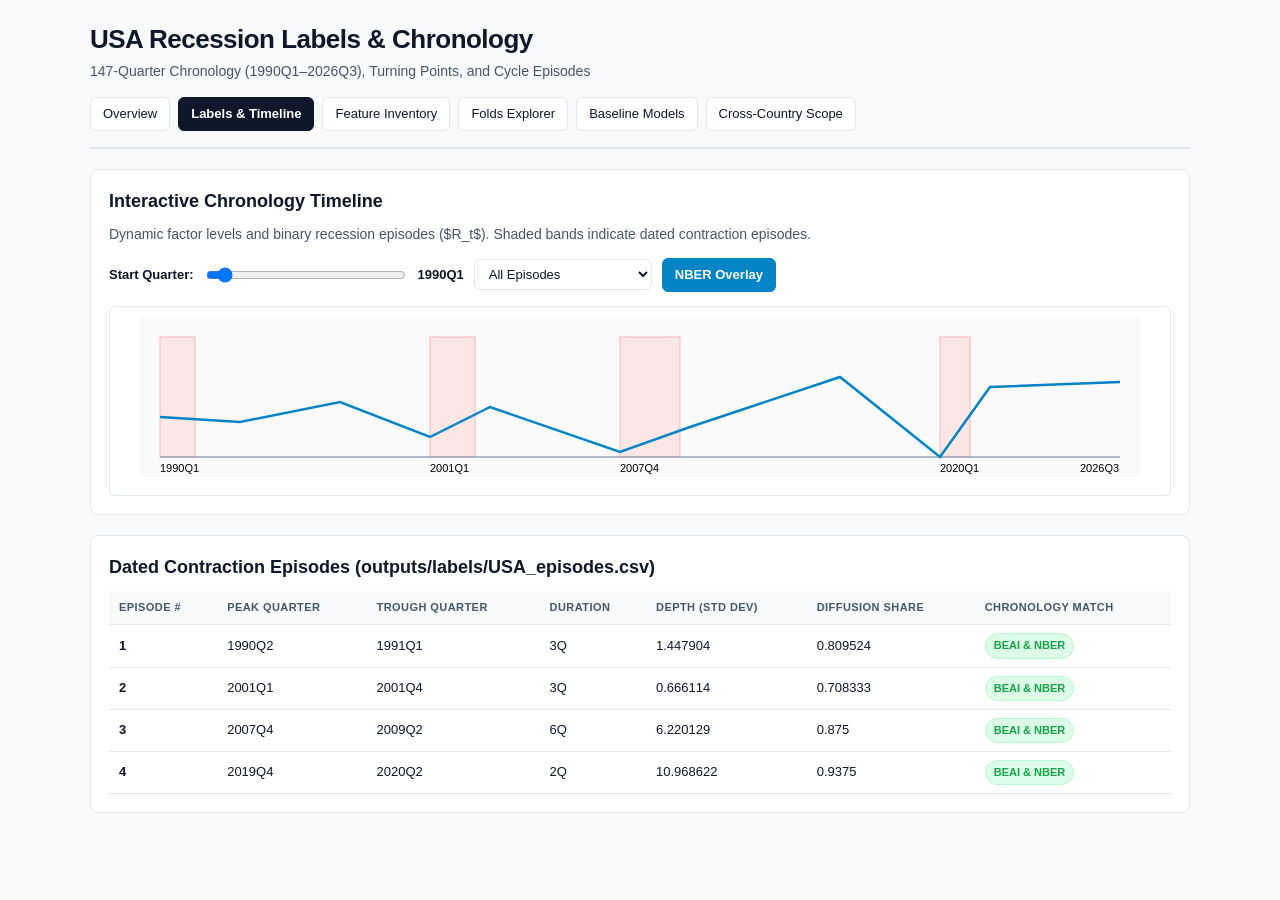
<file: site/labels.html>
<!doctype html>
<html lang="en">
<head>
<meta charset="utf-8">
<meta name="viewport" content="width=device-width, initial-scale=1">
<title>Recession Early Warning — Labels & Timeline</title>
<style>
:root {
  --bg: #f8fafc;
  --card: #ffffff;
  --ink: #0f172a;
  --muted: #475569;
  --line: #e2e8f0;
  --accent: #0284c7;
  --accent-soft: #e0f2fe;
  --accent-dark: #0369a1;
  --success: #16a34a;
  --success-soft: #dcfce7;
  --warn: #dc2626;
  --warn-soft: #fee2e2;
  --amber: #d97706;
  --amber-soft: #fef3c7;
}
* { box-sizing: border-box; }
html { scroll-behavior: smooth; }
body {
  margin: 0;
  background: var(--bg);
  color: var(--ink);
  font-family: -apple-system, BlinkMacSystemFont, "Segoe UI", Roboto, "Helvetica Neue", Arial, sans-serif;
  line-height: 1.55;
  -webkit-font-smoothing: antialiased;
}
a { color: var(--accent); text-decoration: none; font-weight: 500; }
a:hover { text-decoration: underline; }
.wrap { max-width: 1140px; margin: 0 auto; padding: 24px 20px 60px; }
header.top {
  border-bottom: 2px solid var(--line);
  padding-bottom: 16px;
  margin-bottom: 20px;
}
h1 { font-size: 26px; line-height: 1.2; margin: 0 0 6px; letter-spacing: -0.02em; }
.sub { color: var(--muted); font-size: 14px; margin: 0; }
.nav-bar {
  display: flex;
  flex-wrap: wrap;
  gap: 8px;
  margin-top: 14px;
}
.nav-bar a {
  padding: 6px 12px;
  border-radius: 6px;
  font-size: 13px;
  background: #fff;
  border: 1px solid var(--line);
  color: var(--ink);
}
.nav-bar a:hover { border-color: var(--accent); background: var(--accent-soft); }
.nav-bar a.active {
  background: var(--ink);
  border-color: var(--ink);
  color: #fff;
  font-weight: 600;
}
.kpis {
  display: grid;
  grid-template-columns: repeat(auto-fit, minmax(160px, 1fr));
  gap: 12px;
  margin: 20px 0;
}
.kpi {
  background: var(--card);
  border: 1px solid var(--line);
  border-radius: 8px;
  padding: 12px 14px;
}
.kpi .k {
  font-size: 11px;
  font-weight: 700;
  text-transform: uppercase;
  letter-spacing: 0.05em;
  color: var(--muted);
}
.kpi .v {
  font-size: 20px;
  font-weight: 700;
  margin-top: 2px;
  font-variant-numeric: tabular-nums;
  word-break: break-all;
}
.kpi .n { font-size: 12px; color: var(--muted); margin-top: 2px; }
.card {
  background: var(--card);
  border: 1px solid var(--line);
  border-radius: 8px;
  padding: 18px;
  margin-bottom: 20px;
}
.card h2 { font-size: 18px; margin: 0 0 8px; }
.card p { margin: 0 0 12px; font-size: 14px; color: var(--muted); }
.badge {
  display: inline-block;
  font-size: 11px;
  font-weight: 700;
  text-transform: uppercase;
  padding: 3px 8px;
  border-radius: 999px;
  border: 1px solid transparent;
}
.badge.ok { background: var(--success-soft); color: var(--success); border-color: #bbf7d0; }
.badge.warn { background: var(--warn-soft); color: var(--warn); border-color: #fecaca; }
.badge.info { background: var(--accent-soft); color: var(--accent-dark); border-color: #bae6fd; }
.badge.amber { background: var(--amber-soft); color: var(--amber); border-color: #fde68a; }
.controls {
  display: flex;
  flex-wrap: wrap;
  gap: 10px;
  align-items: center;
  margin-bottom: 14px;
}
.controls input, .controls select {
  font: inherit;
  font-size: 13px;
  padding: 6px 10px;
  border-radius: 6px;
  border: 1px solid var(--line);
  background: #fff;
  color: var(--ink);
}
.controls button, .btn {
  font: inherit;
  font-size: 13px;
  font-weight: 600;
  padding: 6px 12px;
  border-radius: 6px;
  border: 1px solid var(--line);
  background: #fff;
  color: var(--ink);
  cursor: pointer;
}
.controls button:hover, .btn:hover { border-color: var(--accent); background: var(--accent-soft); }
.controls button.active, .btn.active { background: var(--accent); color: #fff; border-color: var(--accent); }
.table-wrap { overflow-x: auto; margin-top: 10px; }
table { width: 100%; border-collapse: collapse; font-size: 13px; font-variant-numeric: tabular-nums; }
th, td { padding: 8px 10px; text-align: left; border-bottom: 1px solid var(--line); }
th { font-size: 11px; font-weight: 700; text-transform: uppercase; letter-spacing: 0.04em; color: var(--muted); background: #f8fafc; }
tr:hover td { background: #f8fafc; }
.hash-box {
  font-family: ui-monospace, SFMono-Regular, Menlo, Monaco, Consolas, monospace;
  font-size: 12px;
  background: #f1f5f9;
  padding: 6px 10px;
  border-radius: 6px;
  border: 1px solid var(--line);
  word-break: break-all;
}
svg text { font-family: -apple-system, BlinkMacSystemFont, "Segoe UI", Roboto, sans-serif; font-size: 11px; }
</style>
</head>
<body>
<div class="wrap">
  <header class="top">
    <div>
      <h1>USA Recession Labels & Chronology</h1>
      <p class="sub">147-Quarter Chronology (1990Q1–2026Q3), Turning Points, and Cycle Episodes</p>
    </div>
    <nav class="nav-bar"><a href="index.html" class="">Overview</a><a href="labels.html" class="active">Labels & Timeline</a><a href="features.html" class="">Feature Inventory</a><a href="folds.html" class="">Folds Explorer</a><a href="baselines.html" class="">Baseline Models</a><a href="countries.html" class="">Cross-Country Scope</a></nav>
  </header>

  <div class="card">
    <h2>Interactive Chronology Timeline</h2>
    <p>Dynamic factor levels and binary recession episodes ($R_t$). Shaded bands indicate dated contraction episodes.</p>
    
    <div class="controls">
      <label style="font-size:13px; font-weight:600;">Start Quarter:</label>
      <input type="range" id="q-start" min="0" max="146" value="0" style="width:200px;">
      <span id="range-label" style="font-size:13px; font-weight:600;">1990Q1</span>
      <select id="episode-filter">
        <option value="all">All Episodes</option>
        <option value="recession">Dated Recessions Only</option>
      </select>
      <button id="toggle-nber" class="btn active">NBER Overlay</button>
    </div>

    <div style="background:#fff; border:1px solid var(--line); border-radius:6px; padding:10px;">
      <svg id="timeline-svg" viewBox="0 0 1000 160" style="width:100%; height:160px;">
        <rect x="0" y="0" width="1000" height="160" fill="#fafafa"/>
        <!-- 1990Q3-1991Q1 -->
        <rect class="nber-bar" x="20" y="20" width="35" height="120" fill="#fee2e2" stroke="#fca5a5" opacity="0.8"/>
        <!-- 2001Q1-2001Q4 -->
        <rect class="nber-bar" x="290" y="20" width="45" height="120" fill="#fee2e2" stroke="#fca5a5" opacity="0.8"/>
        <!-- 2007Q4-2009Q2 -->
        <rect class="nber-bar" x="480" y="20" width="60" height="120" fill="#fee2e2" stroke="#fca5a5" opacity="0.8"/>
        <!-- 2019Q4-2020Q2 -->
        <rect class="nber-bar" x="800" y="20" width="30" height="120" fill="#fee2e2" stroke="#fca5a5" opacity="0.8"/>
        <line x1="20" y1="140" x2="980" y2="140" stroke="#94a3b8" stroke-width="1.5"/>
        <text x="20" y="155">1990Q1</text>
        <text x="290" y="155">2001Q1</text>
        <text x="480" y="155">2007Q4</text>
        <text x="800" y="155">2020Q1</text>
        <text x="940" y="155">2026Q3</text>
        <!-- Factor level curve -->
        <polyline points="20,100 100,105 200,85 290,120 350,90 480,135 550,110 700,60 800,140 850,70 980,65" fill="none" stroke="#0284c7" stroke-width="2.5"/>
      </svg>
    </div>
  </div>

  <div class="card">
    <h2>Dated Contraction Episodes (outputs/labels/USA_episodes.csv)</h2>
    <div class="table-wrap">
      <table>
        <thead>
          <tr>
            <th>Episode #</th>
            <th>Peak Quarter</th>
            <th>Trough Quarter</th>
            <th>Duration</th>
            <th>Depth (Std Dev)</th>
            <th>Diffusion Share</th>
            <th>Chronology Match</th>
          </tr>
        </thead>
        <tbody id="episodes-body">
          <tr class="ep-row" data-kind="recession">
          <td><strong>1</strong></td>
          <td>1990Q2</td>
          <td>1991Q1</td>
          <td>3Q</td>
          <td>1.447904</td>
          <td>0.809524</td>
          <td><span class="badge ok">BEAI & NBER</span></td>
        </tr><tr class="ep-row" data-kind="recession">
          <td><strong>2</strong></td>
          <td>2001Q1</td>
          <td>2001Q4</td>
          <td>3Q</td>
          <td>0.666114</td>
          <td>0.708333</td>
          <td><span class="badge ok">BEAI & NBER</span></td>
        </tr><tr class="ep-row" data-kind="recession">
          <td><strong>3</strong></td>
          <td>2007Q4</td>
          <td>2009Q2</td>
          <td>6Q</td>
          <td>6.220129</td>
          <td>0.875</td>
          <td><span class="badge ok">BEAI & NBER</span></td>
        </tr><tr class="ep-row" data-kind="recession">
          <td><strong>4</strong></td>
          <td>2019Q4</td>
          <td>2020Q2</td>
          <td>2Q</td>
          <td>10.968622</td>
          <td>0.9375</td>
          <td><span class="badge ok">BEAI & NBER</span></td>
        </tr>
        </tbody>
      </table>
    </div>
  </div>
</div>

<script type="application/json" id="page-data">{"label_hash":"2379fd53e4c9023538cafcd5668a4835bcdd7b45cfae9e3cbc3d4f306ed19daa","n_features":149,"quarters":["1990Q1","1990Q2","1990Q3","1990Q4","1991Q1","1991Q2","1991Q3","1991Q4","1992Q1","1992Q2","1992Q3","1992Q4","1993Q1","1993Q2","1993Q3","1993Q4","1994Q1","1994Q2","1994Q3","1994Q4","1995Q1","1995Q2","1995Q3","1995Q4","1996Q1","1996Q2","1996Q3","1996Q4","1997Q1","1997Q2","1997Q3","1997Q4","1998Q1","1998Q2","1998Q3","1998Q4","1999Q1","1999Q2","1999Q3","1999Q4","2000Q1","2000Q2","2000Q3","2000Q4","2001Q1","2001Q2","2001Q3","2001Q4","2002Q1","2002Q2","2002Q3","2002Q4","2003Q1","2003Q2","2003Q3","2003Q4","2004Q1","2004Q2","2004Q3","2004Q4","2005Q1","2005Q2","2005Q3","2005Q4","2006Q1","2006Q2","2006Q3","2006Q4","2007Q1","2007Q2","2007Q3","2007Q4","2008Q1","2008Q2","2008Q3","2008Q4","2009Q1","2009Q2","2009Q3","2009Q4","2010Q1","2010Q2","2010Q3","2010Q4","2011Q1","2011Q2","2011Q3","2011Q4","2012Q1","2012Q2","2012Q3","2012Q4","2013Q1","2013Q2","2013Q3","2013Q4","2014Q1","2014Q2","2014Q3","2014Q4","2015Q1","2015Q2","2015Q3","2015Q4","2016Q1","2016Q2","2016Q3","2016Q4","2017Q1","2017Q2","2017Q3","2017Q4","2018Q1","2018Q2","2018Q3","2018Q4","2019Q1","2019Q2","2019Q3","2019Q4","2020Q1","2020Q2","2020Q3","2020Q4","2021Q1","2021Q2","2021Q3","2021Q4","2022Q1","2022Q2","2022Q3","2022Q4","2023Q1","2023Q2","2023Q3","2023Q4","2024Q1","2024Q2","2024Q3","2024Q4","2025Q1","2025Q2","2025Q3","2025Q4","2026Q1","2026Q2","2026Q3"],"gates":{"G1 base commit contains 4556011":{"status":"PASS","passed":true,"details":{"base_commit":"4556011","is_ancestor":true}},"G2 USA label blob hash == 2379fd53...19daa":{"status":"PASS","passed":true,"details":{"expected":"2379fd53e4c9023538cafcd5668a4835bcdd7b45cfae9e3cbc3d4f306ed19daa","actual":"2379fd53e4c9023538cafcd5668a4835bcdd7b45cfae9e3cbc3d4f306ed19daa"}},"G3 USA_panel shape and window recorded in spec":{"status":"PASS","passed":true,"details":{"n_rows":267,"n_cols":27,"start":"1960Q1","end":"2026Q3","spec_verified":true}},"G4 make features (147 rows, contiguous, unscaled, zero blacklisted)":{"status":"PASS","passed":true,"details":{"rows":147,"predictors":149}},"G5 make folds deterministic (identical bytes, D-R37 parameters verified)":{"status":"PASS","passed":true,"details":{"sha256":"cc4814be7e020d466d53e905961c46f5a2ccbe3a0b9197fd7b9e62eb0feb8719","horizons":["1","2","4"],"n_folds_2q":67,"approved":true,"decision":"D-R37"}},"G6 tests/test_features.py passes; mutation fails on leaks":{"status":"PASS","passed":true,"details":{"pytest_output":"......                                                                   [100%]","returncode":0}},"G7 baselines reproduce (identical hashes, PR-AUC + recall)":{"status":"PASS","passed":true,"details":{"csv_sha256":"e227e2543334dd6c11b43db9e6433fadb4eeccaacd8a7e64833647d07377af86","md_sha256":"9cfe616c6fde0b78676750d55b8d94a3dad12afa5a2878f7ccc667f1212b00ce","results":[{"horizon":"1Q","model":"majority","pr_auc":0.015385,"episode_recall":1.0,"episode_recall_05":0.0},{"horizon":"1Q","model":"term_spread","pr_auc":0.111111,"episode_recall":1.0,"episode_recall_05":0.0},{"horizon":"1Q","model":"plain_logistic","pr_auc":0.047619,"episode_recall":0.0,"episode_recall_05":0.0},{"horizon":"2Q","model":"majority","pr_auc":0.023562,"episode_recall":1.0,"episode_recall_05":0.0},{"horizon":"2Q","model":"term_spread","pr_auc":0.155556,"episode_recall":1.0,"episode_recall_05":0.0},{"horizon":"2Q","model":"plain_logistic","pr_auc":0.107955,"episode_recall":0.0,"episode_recall_05":0.0},{"horizon":"4Q","model":"majority","pr_auc":0.040995,"episode_recall":1.0,"episode_recall_05":0.0},{"horizon":"4Q","model":"term_spread","pr_auc":0.176804,"episode_recall":1.0,"episode_recall_05":1.0},{"horizon":"4Q","model":"plain_logistic","pr_auc":0.197276,"episode_recall":0.0,"episode_recall_05":0.0}]}},"G8 D-R34 present and JPN metadata hash verified":{"status":"PASS","passed":true,"details":{"dr34_present":true,"actual_json_hash":"3b74d3e63f4b6f19e15c372637c2f776e029903f710eba93c8a6cb395b99ed9a","doc_hash_match":true}},"G9 git status shows zero changes to outputs/labels/**":{"status":"PASS","passed":true,"details":{"clean":true,"status_output":""}}},"episodes":[{"episode_id":1,"peak":"1990Q2","trough":"1991Q1","duration":3,"depth_sd":1.447904,"diffusion":0.809524},{"episode_id":2,"peak":"2001Q1","trough":"2001Q4","duration":3,"depth_sd":0.666114,"diffusion":0.708333},{"episode_id":3,"peak":"2007Q4","trough":"2009Q2","duration":6,"depth_sd":6.220129,"diffusion":0.875},{"episode_id":4,"peak":"2019Q4","trough":"2020Q2","duration":2,"depth_sd":10.968622,"diffusion":0.9375}],"features":[{"name":"beai_copy_ACT_GDP_REAL__qoq_growth","source":"beai_copy_ACT_GDP_REAL","group":"BEAI Copy","lag":"1 Quarter (NA)","transform":"Growth","blacklisted":false},{"name":"beai_copy_ACT_GDP_REAL__yoy_growth","source":"beai_copy_ACT_GDP_REAL","group":"BEAI Copy","lag":"1 Quarter (NA)","transform":"Growth","blacklisted":false},{"name":"beai_copy_ACT_GDP_REAL__base_lag_1","source":"beai_copy_ACT_GDP_REAL","group":"BEAI Copy","lag":"1 Quarter (NA)","transform":"Growth","blacklisted":false},{"name":"beai_copy_ACT_GDP_REAL__base_lag_2","source":"beai_copy_ACT_GDP_REAL","group":"BEAI Copy","lag":"1 Quarter (NA)","transform":"Growth","blacklisted":false},{"name":"beai_copy_ACT_GDP_REAL__base_lag_4","source":"beai_copy_ACT_GDP_REAL","group":"BEAI Copy","lag":"1 Quarter (NA)","transform":"Growth","blacklisted":false},{"name":"beai_copy_ACT_GDP_REAL__rolling_mean_4q","source":"beai_copy_ACT_GDP_REAL","group":"BEAI Copy","lag":"1 Quarter (NA)","transform":"Growth","blacklisted":false},{"name":"beai_copy_ACT_GDP_REAL__rolling_volatility_4q","source":"beai_copy_ACT_GDP_REAL","group":"BEAI Copy","lag":"1 Quarter (NA)","transform":"Growth","blacklisted":false},{"name":"beai_copy_ACT_GDP_REAL__trend_4q","source":"beai_copy_ACT_GDP_REAL","group":"BEAI Copy","lag":"1 Quarter (NA)","transform":"Growth","blacklisted":false},{"name":"beai_copy_ACT_IP__qoq_growth","source":"beai_copy_ACT_IP","group":"BEAI Copy","lag":"1 Quarter (NA)","transform":"Growth","blacklisted":false},{"name":"beai_copy_ACT_IP__yoy_growth","source":"beai_copy_ACT_IP","group":"BEAI Copy","lag":"1 Quarter (NA)","transform":"Growth","blacklisted":false},{"name":"beai_copy_ACT_IP__base_lag_1","source":"beai_copy_ACT_IP","group":"BEAI Copy","lag":"1 Quarter (NA)","transform":"Growth","blacklisted":false},{"name":"beai_copy_ACT_IP__base_lag_2","source":"beai_copy_ACT_IP","group":"BEAI Copy","lag":"1 Quarter (NA)","transform":"Growth","blacklisted":false},{"name":"beai_copy_ACT_IP__base_lag_4","source":"beai_copy_ACT_IP","group":"BEAI Copy","lag":"1 Quarter (NA)","transform":"Growth","blacklisted":false},{"name":"beai_copy_ACT_IP__rolling_mean_4q","source":"beai_copy_ACT_IP","group":"BEAI Copy","lag":"1 Quarter (NA)","transform":"Growth","blacklisted":false},{"name":"beai_copy_ACT_IP__rolling_volatility_4q","source":"beai_copy_ACT_IP","group":"BEAI Copy","lag":"1 Quarter (NA)","transform":"Growth","blacklisted":false},{"name":"beai_copy_ACT_IP__trend_4q","source":"beai_copy_ACT_IP","group":"BEAI Copy","lag":"1 Quarter (NA)","transform":"Growth","blacklisted":false},{"name":"beai_copy_ACT_EMP__qoq_growth","source":"beai_copy_ACT_EMP","group":"BEAI Copy","lag":"1 Quarter (NA)","transform":"Growth","blacklisted":false},{"name":"beai_copy_ACT_EMP__yoy_growth","source":"beai_copy_ACT_EMP","group":"BEAI Copy","lag":"1 Quarter (NA)","transform":"Growth","blacklisted":false},{"name":"beai_copy_ACT_EMP__base_lag_1","source":"beai_copy_ACT_EMP","group":"BEAI Copy","lag":"1 Quarter (NA)","transform":"Growth","blacklisted":false},{"name":"beai_copy_ACT_EMP__base_lag_2","source":"beai_copy_ACT_EMP","group":"BEAI Copy","lag":"1 Quarter (NA)","transform":"Growth","blacklisted":false},{"name":"beai_copy_ACT_EMP__base_lag_4","source":"beai_copy_ACT_EMP","group":"BEAI Copy","lag":"1 Quarter (NA)","transform":"Growth","blacklisted":false},{"name":"beai_copy_ACT_EMP__rolling_mean_4q","source":"beai_copy_ACT_EMP","group":"BEAI Copy","lag":"1 Quarter (NA)","transform":"Growth","blacklisted":false},{"name":"beai_copy_ACT_EMP__rolling_volatility_4q","source":"beai_copy_ACT_EMP","group":"BEAI Copy","lag":"1 Quarter (NA)","transform":"Growth","blacklisted":false},{"name":"beai_copy_ACT_EMP__trend_4q","source":"beai_copy_ACT_EMP","group":"BEAI Copy","lag":"1 Quarter (NA)","transform":"Growth","blacklisted":false},{"name":"beai_copy_ACT_HOURS__qoq_growth","source":"beai_copy_ACT_HOURS","group":"BEAI Copy","lag":"1 Quarter (NA)","transform":"Growth","blacklisted":false},{"name":"beai_copy_ACT_HOURS__yoy_growth","source":"beai_copy_ACT_HOURS","group":"BEAI Copy","lag":"1 Quarter (NA)","transform":"Growth","blacklisted":false},{"name":"beai_copy_ACT_HOURS__base_lag_1","source":"beai_copy_ACT_HOURS","group":"BEAI Copy","lag":"1 Quarter (NA)","transform":"Growth","blacklisted":false},{"name":"beai_copy_ACT_HOURS__base_lag_2","source":"beai_copy_ACT_HOURS","group":"BEAI Copy","lag":"1 Quarter (NA)","transform":"Growth","blacklisted":false},{"name":"beai_copy_ACT_HOURS__base_lag_4","source":"beai_copy_ACT_HOURS","group":"BEAI Copy","lag":"1 Quarter (NA)","transform":"Growth","blacklisted":false},{"name":"beai_copy_ACT_HOURS__rolling_mean_4q","source":"beai_copy_ACT_HOURS","group":"BEAI Copy","lag":"1 Quarter (NA)","transform":"Growth","blacklisted":false},{"name":"beai_copy_ACT_HOURS__rolling_volatility_4q","source":"beai_copy_ACT_HOURS","group":"BEAI Copy","lag":"1 Quarter (NA)","transform":"Growth","blacklisted":false},{"name":"beai_copy_ACT_HOURS__trend_4q","source":"beai_copy_ACT_HOURS","group":"BEAI Copy","lag":"1 Quarter (NA)","transform":"Growth","blacklisted":false},{"name":"beai_copy_ACT_RINC__qoq_growth","source":"beai_copy_ACT_RINC","group":"BEAI Copy","lag":"1 Quarter (NA)","transform":"Growth","blacklisted":false},{"name":"beai_copy_ACT_RINC__yoy_growth","source":"beai_copy_ACT_RINC","group":"BEAI Copy","lag":"1 Quarter (NA)","transform":"Growth","blacklisted":false},{"name":"beai_copy_ACT_RINC__base_lag_1","source":"beai_copy_ACT_RINC","group":"BEAI Copy","lag":"1 Quarter (NA)","transform":"Growth","blacklisted":false},{"name":"beai_copy_ACT_RINC__base_lag_2","source":"beai_copy_ACT_RINC","group":"BEAI Copy","lag":"1 Quarter (NA)","transform":"Growth","blacklisted":false},{"name":"beai_copy_ACT_RINC__base_lag_4","source":"beai_copy_ACT_RINC","group":"BEAI Copy","lag":"1 Quarter (NA)","transform":"Growth","blacklisted":false},{"name":"beai_copy_ACT_RINC__rolling_mean_4q","source":"beai_copy_ACT_RINC","group":"BEAI Copy","lag":"1 Quarter (NA)","transform":"Growth","blacklisted":false},{"name":"beai_copy_ACT_RINC__rolling_volatility_4q","source":"beai_copy_ACT_RINC","group":"BEAI Copy","lag":"1 Quarter (NA)","transform":"Growth","blacklisted":false},{"name":"beai_copy_ACT_RINC__trend_4q","source":"beai_copy_ACT_RINC","group":"BEAI Copy","lag":"1 Quarter (NA)","transform":"Growth","blacklisted":false},{"name":"beai_copy_ACT_CONS__qoq_growth","source":"beai_copy_ACT_CONS","group":"BEAI Copy","lag":"1 Quarter (NA)","transform":"Growth","blacklisted":false},{"name":"beai_copy_ACT_CONS__yoy_growth","source":"beai_copy_ACT_CONS","group":"BEAI Copy","lag":"1 Quarter (NA)","transform":"Growth","blacklisted":false},{"name":"beai_copy_ACT_CONS__base_lag_1","source":"beai_copy_ACT_CONS","group":"BEAI Copy","lag":"1 Quarter (NA)","transform":"Growth","blacklisted":false},{"name":"beai_copy_ACT_CONS__base_lag_2","source":"beai_copy_ACT_CONS","group":"BEAI Copy","lag":"1 Quarter (NA)","transform":"Growth","blacklisted":false},{"name":"beai_copy_ACT_CONS__base_lag_4","source":"beai_copy_ACT_CONS","group":"BEAI Copy","lag":"1 Quarter (NA)","transform":"Growth","blacklisted":false},{"name":"beai_copy_ACT_CONS__rolling_mean_4q","source":"beai_copy_ACT_CONS","group":"BEAI Copy","lag":"1 Quarter (NA)","transform":"Growth","blacklisted":false},{"name":"beai_copy_ACT_CONS__rolling_volatility_4q","source":"beai_copy_ACT_CONS","group":"BEAI Copy","lag":"1 Quarter (NA)","transform":"Growth","blacklisted":false},{"name":"beai_copy_ACT_CONS__trend_4q","source":"beai_copy_ACT_CONS","group":"BEAI Copy","lag":"1 Quarter (NA)","transform":"Growth","blacklisted":false},{"name":"beai_copy_ACT_RETAIL__qoq_growth","source":"beai_copy_ACT_RETAIL","group":"BEAI Copy","lag":"1 Quarter (NA)","transform":"Growth","blacklisted":false},{"name":"beai_copy_ACT_RETAIL__yoy_growth","source":"beai_copy_ACT_RETAIL","group":"BEAI Copy","lag":"1 Quarter (NA)","transform":"Growth","blacklisted":false},{"name":"beai_copy_ACT_RETAIL__base_lag_1","source":"beai_copy_ACT_RETAIL","group":"BEAI Copy","lag":"1 Quarter (NA)","transform":"Growth","blacklisted":false},{"name":"beai_copy_ACT_RETAIL__base_lag_2","source":"beai_copy_ACT_RETAIL","group":"BEAI Copy","lag":"1 Quarter (NA)","transform":"Growth","blacklisted":false},{"name":"beai_copy_ACT_RETAIL__base_lag_4","source":"beai_copy_ACT_RETAIL","group":"BEAI Copy","lag":"1 Quarter (NA)","transform":"Growth","blacklisted":false},{"name":"beai_copy_ACT_RETAIL__rolling_mean_4q","source":"beai_copy_ACT_RETAIL","group":"BEAI Copy","lag":"1 Quarter (NA)","transform":"Growth","blacklisted":false},{"name":"beai_copy_ACT_RETAIL__rolling_volatility_4q","source":"beai_copy_ACT_RETAIL","group":"BEAI Copy","lag":"1 Quarter (NA)","transform":"Growth","blacklisted":false},{"name":"beai_copy_ACT_RETAIL__trend_4q","source":"beai_copy_ACT_RETAIL","group":"BEAI Copy","lag":"1 Quarter (NA)","transform":"Growth","blacklisted":false},{"name":"beai_copy_ACT_INV__qoq_growth","source":"beai_copy_ACT_INV","group":"BEAI Copy","lag":"1 Quarter (NA)","transform":"Growth","blacklisted":false},{"name":"beai_copy_ACT_INV__yoy_growth","source":"beai_copy_ACT_INV","group":"BEAI Copy","lag":"1 Quarter (NA)","transform":"Growth","blacklisted":false},{"name":"beai_copy_ACT_INV__base_lag_1","source":"beai_copy_ACT_INV","group":"BEAI Copy","lag":"1 Quarter (NA)","transform":"Growth","blacklisted":false},{"name":"beai_copy_ACT_INV__base_lag_2","source":"beai_copy_ACT_INV","group":"BEAI Copy","lag":"1 Quarter (NA)","transform":"Growth","blacklisted":false},{"name":"beai_copy_ACT_INV__base_lag_4","source":"beai_copy_ACT_INV","group":"BEAI Copy","lag":"1 Quarter (NA)","transform":"Growth","blacklisted":false},{"name":"beai_copy_ACT_INV__rolling_mean_4q","source":"beai_copy_ACT_INV","group":"BEAI Copy","lag":"1 Quarter (NA)","transform":"Growth","blacklisted":false},{"name":"beai_copy_ACT_INV__rolling_volatility_4q","source":"beai_copy_ACT_INV","group":"BEAI Copy","lag":"1 Quarter (NA)","transform":"Growth","blacklisted":false},{"name":"beai_copy_ACT_INV__trend_4q","source":"beai_copy_ACT_INV","group":"BEAI Copy","lag":"1 Quarter (NA)","transform":"Growth","blacklisted":false},{"name":"FIN_CREDIT_GDP__level","source":"FIN_CREDIT_GDP","group":"Financial","lag":"0 Days (Market)","transform":"Level","blacklisted":false},{"name":"FIN_CREDIT_GDP__change_4q","source":"FIN_CREDIT_GDP","group":"Financial","lag":"0 Days (Market)","transform":"Level","blacklisted":false},{"name":"FIN_CREDIT_GDP__change_8q","source":"FIN_CREDIT_GDP","group":"Financial","lag":"0 Days (Market)","transform":"Level","blacklisted":false},{"name":"FIN_CREDIT_GDP__base_lag_1","source":"FIN_CREDIT_GDP","group":"Financial","lag":"0 Days (Market)","transform":"Level","blacklisted":false},{"name":"FIN_CREDIT_GDP__base_lag_2","source":"FIN_CREDIT_GDP","group":"Financial","lag":"0 Days (Market)","transform":"Level","blacklisted":false},{"name":"FIN_CREDIT_GDP__base_lag_4","source":"FIN_CREDIT_GDP","group":"Financial","lag":"0 Days (Market)","transform":"Level","blacklisted":false},{"name":"FIN_CREDIT_GDP__rolling_mean_4q","source":"FIN_CREDIT_GDP","group":"Financial","lag":"0 Days (Market)","transform":"Level","blacklisted":false},{"name":"FIN_CREDIT_GDP__rolling_volatility_4q","source":"FIN_CREDIT_GDP","group":"Financial","lag":"0 Days (Market)","transform":"Level","blacklisted":false},{"name":"FIN_EQUITY__qoq_log_change","source":"FIN_EQUITY","group":"Financial","lag":"0 Days (Market)","transform":"Level","blacklisted":false},{"name":"FIN_EQUITY__yoy_log_change","source":"FIN_EQUITY","group":"Financial","lag":"0 Days (Market)","transform":"Level","blacklisted":false},{"name":"FIN_EQUITY__base_lag_1","source":"FIN_EQUITY","group":"Financial","lag":"0 Days (Market)","transform":"Level","blacklisted":false},{"name":"FIN_EQUITY__base_lag_2","source":"FIN_EQUITY","group":"Financial","lag":"0 Days (Market)","transform":"Level","blacklisted":false},{"name":"FIN_EQUITY__base_lag_4","source":"FIN_EQUITY","group":"Financial","lag":"0 Days (Market)","transform":"Level","blacklisted":false},{"name":"FIN_EQUITY__rolling_mean_4q","source":"FIN_EQUITY","group":"Financial","lag":"0 Days (Market)","transform":"Level","blacklisted":false},{"name":"FIN_EQUITY__rolling_volatility_4q","source":"FIN_EQUITY","group":"Financial","lag":"0 Days (Market)","transform":"Level","blacklisted":false},{"name":"FIN_HOUSEPRICE_CS__qoq_log_change","source":"FIN_HOUSEPRICE_CS","group":"Financial","lag":"0 Days (Market)","transform":"Level","blacklisted":false},{"name":"FIN_HOUSEPRICE_CS__yoy_log_change","source":"FIN_HOUSEPRICE_CS","group":"Financial","lag":"0 Days (Market)","transform":"Level","blacklisted":false},{"name":"FIN_HOUSEPRICE_CS__base_lag_1","source":"FIN_HOUSEPRICE_CS","group":"Financial","lag":"0 Days (Market)","transform":"Level","blacklisted":false},{"name":"FIN_HOUSEPRICE_CS__base_lag_2","source":"FIN_HOUSEPRICE_CS","group":"Financial","lag":"0 Days (Market)","transform":"Level","blacklisted":false},{"name":"FIN_HOUSEPRICE_CS__base_lag_4","source":"FIN_HOUSEPRICE_CS","group":"Financial","lag":"0 Days (Market)","transform":"Level","blacklisted":false},{"name":"FIN_HOUSEPRICE_CS__rolling_mean_4q","source":"FIN_HOUSEPRICE_CS","group":"Financial","lag":"0 Days (Market)","transform":"Level","blacklisted":false},{"name":"FIN_HOUSEPRICE_CS__rolling_volatility_4q","source":"FIN_HOUSEPRICE_CS","group":"Financial","lag":"0 Days (Market)","transform":"Level","blacklisted":false},{"name":"FIN_HOUSEPRICE_BIS__qoq_log_change","source":"FIN_HOUSEPRICE_BIS","group":"Financial","lag":"0 Days (Market)","transform":"Level","blacklisted":false},{"name":"FIN_HOUSEPRICE_BIS__yoy_log_change","source":"FIN_HOUSEPRICE_BIS","group":"Financial","lag":"0 Days (Market)","transform":"Level","blacklisted":false},{"name":"FIN_HOUSEPRICE_BIS__base_lag_1","source":"FIN_HOUSEPRICE_BIS","group":"Financial","lag":"0 Days (Market)","transform":"Level","blacklisted":false},{"name":"FIN_HOUSEPRICE_BIS__base_lag_2","source":"FIN_HOUSEPRICE_BIS","group":"Financial","lag":"0 Days (Market)","transform":"Level","blacklisted":false},{"name":"FIN_HOUSEPRICE_BIS__base_lag_4","source":"FIN_HOUSEPRICE_BIS","group":"Financial","lag":"0 Days (Market)","transform":"Level","blacklisted":false},{"name":"FIN_HOUSEPRICE_BIS__rolling_mean_4q","source":"FIN_HOUSEPRICE_BIS","group":"Financial","lag":"0 Days (Market)","transform":"Level","blacklisted":false},{"name":"FIN_HOUSEPRICE_BIS__rolling_volatility_4q","source":"FIN_HOUSEPRICE_BIS","group":"Financial","lag":"0 Days (Market)","transform":"Level","blacklisted":false},{"name":"FIN_LONG__level","source":"FIN_LONG","group":"Financial","lag":"0 Days (Market)","transform":"Level","blacklisted":false},{"name":"FIN_LONG__change_4q","source":"FIN_LONG","group":"Financial","lag":"0 Days (Market)","transform":"Level","blacklisted":false},{"name":"FIN_LONG__base_lag_1","source":"FIN_LONG","group":"Financial","lag":"0 Days (Market)","transform":"Level","blacklisted":false},{"name":"FIN_LONG__base_lag_2","source":"FIN_LONG","group":"Financial","lag":"0 Days (Market)","transform":"Level","blacklisted":false},{"name":"FIN_LONG__base_lag_4","source":"FIN_LONG","group":"Financial","lag":"0 Days (Market)","transform":"Level","blacklisted":false},{"name":"FIN_LONG__rolling_mean_4q","source":"FIN_LONG","group":"Financial","lag":"0 Days (Market)","transform":"Level","blacklisted":false},{"name":"FIN_LONG__rolling_volatility_4q","source":"FIN_LONG","group":"Financial","lag":"0 Days (Market)","transform":"Level","blacklisted":false},{"name":"FIN_POLICY__level","source":"FIN_POLICY","group":"Financial","lag":"0 Days (Market)","transform":"Level","blacklisted":false},{"name":"FIN_POLICY__change_4q","source":"FIN_POLICY","group":"Financial","lag":"0 Days (Market)","transform":"Level","blacklisted":false},{"name":"FIN_POLICY__base_lag_1","source":"FIN_POLICY","group":"Financial","lag":"0 Days (Market)","transform":"Level","blacklisted":false},{"name":"FIN_POLICY__base_lag_2","source":"FIN_POLICY","group":"Financial","lag":"0 Days (Market)","transform":"Level","blacklisted":false},{"name":"FIN_POLICY__base_lag_4","source":"FIN_POLICY","group":"Financial","lag":"0 Days (Market)","transform":"Level","blacklisted":false},{"name":"FIN_POLICY__rolling_mean_4q","source":"FIN_POLICY","group":"Financial","lag":"0 Days (Market)","transform":"Level","blacklisted":false},{"name":"FIN_POLICY__rolling_volatility_4q","source":"FIN_POLICY","group":"Financial","lag":"0 Days (Market)","transform":"Level","blacklisted":false},{"name":"FIN_SHORT__level","source":"FIN_SHORT","group":"Financial","lag":"0 Days (Market)","transform":"Level","blacklisted":false},{"name":"FIN_SHORT__change_4q","source":"FIN_SHORT","group":"Financial","lag":"0 Days (Market)","transform":"Level","blacklisted":false},{"name":"FIN_SHORT__base_lag_1","source":"FIN_SHORT","group":"Financial","lag":"0 Days (Market)","transform":"Level","blacklisted":false},{"name":"FIN_SHORT__base_lag_2","source":"FIN_SHORT","group":"Financial","lag":"0 Days (Market)","transform":"Level","blacklisted":false},{"name":"FIN_SHORT__base_lag_4","source":"FIN_SHORT","group":"Financial","lag":"0 Days (Market)","transform":"Level","blacklisted":false},{"name":"FIN_SHORT__rolling_mean_4q","source":"FIN_SHORT","group":"Financial","lag":"0 Days (Market)","transform":"Level","blacklisted":false},{"name":"FIN_SHORT__rolling_volatility_4q","source":"FIN_SHORT","group":"Financial","lag":"0 Days (Market)","transform":"Level","blacklisted":false},{"name":"LAB_UNEMP__level","source":"LAB_UNEMP","group":"Labor & Prices","lag":"6 Weeks (Monthly)","transform":"Rate / Inflation","blacklisted":false},{"name":"LAB_UNEMP__change_4q","source":"LAB_UNEMP","group":"Labor & Prices","lag":"6 Weeks (Monthly)","transform":"Rate / Inflation","blacklisted":false},{"name":"LAB_UNEMP__base_lag_1","source":"LAB_UNEMP","group":"Labor & Prices","lag":"6 Weeks (Monthly)","transform":"Rate / Inflation","blacklisted":false},{"name":"LAB_UNEMP__base_lag_2","source":"LAB_UNEMP","group":"Labor & Prices","lag":"6 Weeks (Monthly)","transform":"Rate / Inflation","blacklisted":false},{"name":"LAB_UNEMP__base_lag_4","source":"LAB_UNEMP","group":"Labor & Prices","lag":"6 Weeks (Monthly)","transform":"Rate / Inflation","blacklisted":false},{"name":"LAB_UNEMP__rolling_mean_4q","source":"LAB_UNEMP","group":"Labor & Prices","lag":"6 Weeks (Monthly)","transform":"Rate / Inflation","blacklisted":false},{"name":"LAB_UNEMP__rolling_volatility_4q","source":"LAB_UNEMP","group":"Labor & Prices","lag":"6 Weeks (Monthly)","transform":"Rate / Inflation","blacklisted":false},{"name":"PRC_CPI__qoq_log_change","source":"PRC_CPI","group":"Labor & Prices","lag":"6 Weeks (Monthly)","transform":"Rate / Inflation","blacklisted":false},{"name":"PRC_CPI__yoy_log_change","source":"PRC_CPI","group":"Labor & Prices","lag":"6 Weeks (Monthly)","transform":"Rate / Inflation","blacklisted":false},{"name":"PRC_CPI__base_lag_1","source":"PRC_CPI","group":"Labor & Prices","lag":"6 Weeks (Monthly)","transform":"Rate / Inflation","blacklisted":false},{"name":"PRC_CPI__base_lag_2","source":"PRC_CPI","group":"Labor & Prices","lag":"6 Weeks (Monthly)","transform":"Rate / Inflation","blacklisted":false},{"name":"PRC_CPI__base_lag_4","source":"PRC_CPI","group":"Labor & Prices","lag":"6 Weeks (Monthly)","transform":"Rate / Inflation","blacklisted":false},{"name":"PRC_CPI__rolling_mean_4q","source":"PRC_CPI","group":"Labor & Prices","lag":"6 Weeks (Monthly)","transform":"Rate / Inflation","blacklisted":false},{"name":"PRC_CPI__rolling_volatility_4q","source":"PRC_CPI","group":"Labor & Prices","lag":"6 Weeks (Monthly)","transform":"Rate / Inflation","blacklisted":false},{"name":"SEN_BCI__level","source":"SEN_BCI","group":"Survey","lag":"4 Weeks (Survey)","transform":"Index Level","blacklisted":false},{"name":"SEN_BCI__change_4q","source":"SEN_BCI","group":"Survey","lag":"4 Weeks (Survey)","transform":"Index Level","blacklisted":false},{"name":"SEN_BCI__base_lag_1","source":"SEN_BCI","group":"Survey","lag":"4 Weeks (Survey)","transform":"Index Level","blacklisted":false},{"name":"SEN_BCI__base_lag_2","source":"SEN_BCI","group":"Survey","lag":"4 Weeks (Survey)","transform":"Index Level","blacklisted":false},{"name":"SEN_BCI__base_lag_4","source":"SEN_BCI","group":"Survey","lag":"4 Weeks (Survey)","transform":"Index Level","blacklisted":false},{"name":"SEN_BCI__rolling_mean_4q","source":"SEN_BCI","group":"Survey","lag":"4 Weeks (Survey)","transform":"Index Level","blacklisted":false},{"name":"SEN_BCI__rolling_volatility_4q","source":"SEN_BCI","group":"Survey","lag":"4 Weeks (Survey)","transform":"Index Level","blacklisted":false},{"name":"SEN_CCI__level","source":"SEN_CCI","group":"Survey","lag":"4 Weeks (Survey)","transform":"Index Level","blacklisted":false},{"name":"SEN_CCI__change_4q","source":"SEN_CCI","group":"Survey","lag":"4 Weeks (Survey)","transform":"Index Level","blacklisted":false},{"name":"SEN_CCI__base_lag_1","source":"SEN_CCI","group":"Survey","lag":"4 Weeks (Survey)","transform":"Index Level","blacklisted":false},{"name":"SEN_CCI__base_lag_2","source":"SEN_CCI","group":"Survey","lag":"4 Weeks (Survey)","transform":"Index Level","blacklisted":false},{"name":"SEN_CCI__base_lag_4","source":"SEN_CCI","group":"Survey","lag":"4 Weeks (Survey)","transform":"Index Level","blacklisted":false},{"name":"SEN_CCI__rolling_mean_4q","source":"SEN_CCI","group":"Survey","lag":"4 Weeks (Survey)","transform":"Index Level","blacklisted":false},{"name":"SEN_CCI__rolling_volatility_4q","source":"SEN_CCI","group":"Survey","lag":"4 Weeks (Survey)","transform":"Index Level","blacklisted":false},{"name":"FIN_SLOPE__level","source":"FIN_SLOPE","group":"Derived Spread","lag":"0 Days (Market)","transform":"Spread (10Y-3M)","blacklisted":false},{"name":"FIN_SLOPE__change_4q","source":"FIN_SLOPE","group":"Derived Spread","lag":"0 Days (Market)","transform":"Spread (10Y-3M)","blacklisted":false},{"name":"FIN_SLOPE__base_lag_1","source":"FIN_SLOPE","group":"Derived Spread","lag":"0 Days (Market)","transform":"Spread (10Y-3M)","blacklisted":false},{"name":"FIN_SLOPE__base_lag_2","source":"FIN_SLOPE","group":"Derived Spread","lag":"0 Days (Market)","transform":"Spread (10Y-3M)","blacklisted":false},{"name":"FIN_SLOPE__base_lag_4","source":"FIN_SLOPE","group":"Derived Spread","lag":"0 Days (Market)","transform":"Spread (10Y-3M)","blacklisted":false},{"name":"FIN_SLOPE__rolling_mean_4q","source":"FIN_SLOPE","group":"Derived Spread","lag":"0 Days (Market)","transform":"Spread (10Y-3M)","blacklisted":false},{"name":"FIN_SLOPE__rolling_volatility_4q","source":"FIN_SLOPE","group":"Derived Spread","lag":"0 Days (Market)","transform":"Spread (10Y-3M)","blacklisted":false},{"name":"factor","source":"Pipeline A","group":"Blacklist Demo","lag":"Ex-post","transform":"Coincident Factor","blacklisted":true},{"name":"level","source":"Pipeline A","group":"Blacklist Demo","lag":"Ex-post","transform":"Integrated Index","blacklisted":true},{"name":"R","source":"Pipeline A","group":"Blacklist Demo","lag":"Ex-post","transform":"Target Label","blacklisted":true},{"name":"USA.NBER.Q","source":"NBER","group":"Blacklist Demo","lag":"Ex-post","transform":"Chronology Benchmark","blacklisted":true}],"folds":{"1":[{"train_start":"1990Q1","train_end":"2009Q3","test_start":"2010Q1","test_end":"2010Q1","purge_quarters":1,"train_quarters":79},{"train_start":"1990Q1","train_end":"2009Q4","test_start":"2010Q2","test_end":"2010Q2","purge_quarters":1,"train_quarters":80},{"train_start":"1990Q1","train_end":"2010Q1","test_start":"2010Q3","test_end":"2010Q3","purge_quarters":1,"train_quarters":81},{"train_start":"1990Q1","train_end":"2010Q2","test_start":"2010Q4","test_end":"2010Q4","purge_quarters":1,"train_quarters":82},{"train_start":"1990Q1","train_end":"2010Q3","test_start":"2011Q1","test_end":"2011Q1","purge_quarters":1,"train_quarters":83},{"train_start":"1990Q1","train_end":"2010Q4","test_start":"2011Q2","test_end":"2011Q2","purge_quarters":1,"train_quarters":84},{"train_start":"1990Q1","train_end":"2011Q1","test_start":"2011Q3","test_end":"2011Q3","purge_quarters":1,"train_quarters":85},{"train_start":"1990Q1","train_end":"2011Q2","test_start":"2011Q4","test_end":"2011Q4","purge_quarters":1,"train_quarters":86},{"train_start":"1990Q1","train_end":"2011Q3","test_start":"2012Q1","test_end":"2012Q1","purge_quarters":1,"train_quarters":87},{"train_start":"1990Q1","train_end":"2011Q4","test_start":"2012Q2","test_end":"2012Q2","purge_quarters":1,"train_quarters":88},{"train_start":"1990Q1","train_end":"2012Q1","test_start":"2012Q3","test_end":"2012Q3","purge_quarters":1,"train_quarters":89},{"train_start":"1990Q1","train_end":"2012Q2","test_start":"2012Q4","test_end":"2012Q4","purge_quarters":1,"train_quarters":90},{"train_start":"1990Q1","train_end":"2012Q3","test_start":"2013Q1","test_end":"2013Q1","purge_quarters":1,"train_quarters":91},{"train_start":"1990Q1","train_end":"2012Q4","test_start":"2013Q2","test_end":"2013Q2","purge_quarters":1,"train_quarters":92},{"train_start":"1990Q1","train_end":"2013Q1","test_start":"2013Q3","test_end":"2013Q3","purge_quarters":1,"train_quarters":93},{"train_start":"1990Q1","train_end":"2013Q2","test_start":"2013Q4","test_end":"2013Q4","purge_quarters":1,"train_quarters":94},{"train_start":"1990Q1","train_end":"2013Q3","test_start":"2014Q1","test_end":"2014Q1","purge_quarters":1,"train_quarters":95},{"train_start":"1990Q1","train_end":"2013Q4","test_start":"2014Q2","test_end":"2014Q2","purge_quarters":1,"train_quarters":96},{"train_start":"1990Q1","train_end":"2014Q1","test_start":"2014Q3","test_end":"2014Q3","purge_quarters":1,"train_quarters":97},{"train_start":"1990Q1","train_end":"2014Q2","test_start":"2014Q4","test_end":"2014Q4","purge_quarters":1,"train_quarters":98},{"train_start":"1990Q1","train_end":"2014Q3","test_start":"2015Q1","test_end":"2015Q1","purge_quarters":1,"train_quarters":99},{"train_start":"1990Q1","train_end":"2014Q4","test_start":"2015Q2","test_end":"2015Q2","purge_quarters":1,"train_quarters":100},{"train_start":"1990Q1","train_end":"2015Q1","test_start":"2015Q3","test_end":"2015Q3","purge_quarters":1,"train_quarters":101},{"train_start":"1990Q1","train_end":"2015Q2","test_start":"2015Q4","test_end":"2015Q4","purge_quarters":1,"train_quarters":102},{"train_start":"1990Q1","train_end":"2015Q3","test_start":"2016Q1","test_end":"2016Q1","purge_quarters":1,"train_quarters":103},{"train_start":"1990Q1","train_end":"2015Q4","test_start":"2016Q2","test_end":"2016Q2","purge_quarters":1,"train_quarters":104},{"train_start":"1990Q1","train_end":"2016Q1","test_start":"2016Q3","test_end":"2016Q3","purge_quarters":1,"train_quarters":105},{"train_start":"1990Q1","train_end":"2016Q2","test_start":"2016Q4","test_end":"2016Q4","purge_quarters":1,"train_quarters":106},{"train_start":"1990Q1","train_end":"2016Q3","test_start":"2017Q1","test_end":"2017Q1","purge_quarters":1,"train_quarters":107},{"train_start":"1990Q1","train_end":"2016Q4","test_start":"2017Q2","test_end":"2017Q2","purge_quarters":1,"train_quarters":108},{"train_start":"1990Q1","train_end":"2017Q1","test_start":"2017Q3","test_end":"2017Q3","purge_quarters":1,"train_quarters":109},{"train_start":"1990Q1","train_end":"2017Q2","test_start":"2017Q4","test_end":"2017Q4","purge_quarters":1,"train_quarters":110},{"train_start":"1990Q1","train_end":"2017Q3","test_start":"2018Q1","test_end":"2018Q1","purge_quarters":1,"train_quarters":111},{"train_start":"1990Q1","train_end":"2017Q4","test_start":"2018Q2","test_end":"2018Q2","purge_quarters":1,"train_quarters":112},{"train_start":"1990Q1","train_end":"2018Q1","test_start":"2018Q3","test_end":"2018Q3","purge_quarters":1,"train_quarters":113},{"train_start":"1990Q1","train_end":"2018Q2","test_start":"2018Q4","test_end":"2018Q4","purge_quarters":1,"train_quarters":114},{"train_start":"1990Q1","train_end":"2018Q3","test_start":"2019Q1","test_end":"2019Q1","purge_quarters":1,"train_quarters":115},{"train_start":"1990Q1","train_end":"2018Q4","test_start":"2019Q2","test_end":"2019Q2","purge_quarters":1,"train_quarters":116},{"train_start":"1990Q1","train_end":"2019Q1","test_start":"2019Q3","test_end":"2019Q3","purge_quarters":1,"train_quarters":117},{"train_start":"1990Q1","train_end":"2019Q2","test_start":"2019Q4","test_end":"2019Q4","purge_quarters":1,"train_quarters":118},{"train_start":"1990Q1","train_end":"2019Q3","test_start":"2020Q1","test_end":"2020Q1","purge_quarters":1,"train_quarters":119},{"train_start":"1990Q1","train_end":"2019Q4","test_start":"2020Q2","test_end":"2020Q2","purge_quarters":1,"train_quarters":120},{"train_start":"1990Q1","train_end":"2020Q1","test_start":"2020Q3","test_end":"2020Q3","purge_quarters":1,"train_quarters":121},{"train_start":"1990Q1","train_end":"2020Q2","test_start":"2020Q4","test_end":"2020Q4","purge_quarters":1,"train_quarters":122},{"train_start":"1990Q1","train_end":"2020Q3","test_start":"2021Q1","test_end":"2021Q1","purge_quarters":1,"train_quarters":123},{"train_start":"1990Q1","train_end":"2020Q4","test_start":"2021Q2","test_end":"2021Q2","purge_quarters":1,"train_quarters":124},{"train_start":"1990Q1","train_end":"2021Q1","test_start":"2021Q3","test_end":"2021Q3","purge_quarters":1,"train_quarters":125},{"train_start":"1990Q1","train_end":"2021Q2","test_start":"2021Q4","test_end":"2021Q4","purge_quarters":1,"train_quarters":126},{"train_start":"1990Q1","train_end":"2021Q3","test_start":"2022Q1","test_end":"2022Q1","purge_quarters":1,"train_quarters":127},{"train_start":"1990Q1","train_end":"2021Q4","test_start":"2022Q2","test_end":"2022Q2","purge_quarters":1,"train_quarters":128},{"train_start":"1990Q1","train_end":"2022Q1","test_start":"2022Q3","test_end":"2022Q3","purge_quarters":1,"train_quarters":129},{"train_start":"1990Q1","train_end":"2022Q2","test_start":"2022Q4","test_end":"2022Q4","purge_quarters":1,"train_quarters":130},{"train_start":"1990Q1","train_end":"2022Q3","test_start":"2023Q1","test_end":"2023Q1","purge_quarters":1,"train_quarters":131},{"train_start":"1990Q1","train_end":"2022Q4","test_start":"2023Q2","test_end":"2023Q2","purge_quarters":1,"train_quarters":132},{"train_start":"1990Q1","train_end":"2023Q1","test_start":"2023Q3","test_end":"2023Q3","purge_quarters":1,"train_quarters":133},{"train_start":"1990Q1","train_end":"2023Q2","test_start":"2023Q4","test_end":"2023Q4","purge_quarters":1,"train_quarters":134},{"train_start":"1990Q1","train_end":"2023Q3","test_start":"2024Q1","test_end":"2024Q1","purge_quarters":1,"train_quarters":135},{"train_start":"1990Q1","train_end":"2023Q4","test_start":"2024Q2","test_end":"2024Q2","purge_quarters":1,"train_quarters":136},{"train_start":"1990Q1","train_end":"2024Q1","test_start":"2024Q3","test_end":"2024Q3","purge_quarters":1,"train_quarters":137},{"train_start":"1990Q1","train_end":"2024Q2","test_start":"2024Q4","test_end":"2024Q4","purge_quarters":1,"train_quarters":138},{"train_start":"1990Q1","train_end":"2024Q3","test_start":"2025Q1","test_end":"2025Q1","purge_quarters":1,"train_quarters":139},{"train_start":"1990Q1","train_end":"2024Q4","test_start":"2025Q2","test_end":"2025Q2","purge_quarters":1,"train_quarters":140},{"train_start":"1990Q1","train_end":"2025Q1","test_start":"2025Q3","test_end":"2025Q3","purge_quarters":1,"train_quarters":141},{"train_start":"1990Q1","train_end":"2025Q2","test_start":"2025Q4","test_end":"2025Q4","purge_quarters":1,"train_quarters":142},{"train_start":"1990Q1","train_end":"2025Q3","test_start":"2026Q1","test_end":"2026Q1","purge_quarters":1,"train_quarters":143},{"train_start":"1990Q1","train_end":"2025Q4","test_start":"2026Q2","test_end":"2026Q2","purge_quarters":1,"train_quarters":144},{"train_start":"1990Q1","train_end":"2026Q1","test_start":"2026Q3","test_end":"2026Q3","purge_quarters":1,"train_quarters":145}],"2":[{"train_start":"1990Q1","train_end":"2009Q2","test_start":"2010Q1","test_end":"2010Q1","purge_quarters":2,"train_quarters":78},{"train_start":"1990Q1","train_end":"2009Q3","test_start":"2010Q2","test_end":"2010Q2","purge_quarters":2,"train_quarters":79},{"train_start":"1990Q1","train_end":"2009Q4","test_start":"2010Q3","test_end":"2010Q3","purge_quarters":2,"train_quarters":80},{"train_start":"1990Q1","train_end":"2010Q1","test_start":"2010Q4","test_end":"2010Q4","purge_quarters":2,"train_quarters":81},{"train_start":"1990Q1","train_end":"2010Q2","test_start":"2011Q1","test_end":"2011Q1","purge_quarters":2,"train_quarters":82},{"train_start":"1990Q1","train_end":"2010Q3","test_start":"2011Q2","test_end":"2011Q2","purge_quarters":2,"train_quarters":83},{"train_start":"1990Q1","train_end":"2010Q4","test_start":"2011Q3","test_end":"2011Q3","purge_quarters":2,"train_quarters":84},{"train_start":"1990Q1","train_end":"2011Q1","test_start":"2011Q4","test_end":"2011Q4","purge_quarters":2,"train_quarters":85},{"train_start":"1990Q1","train_end":"2011Q2","test_start":"2012Q1","test_end":"2012Q1","purge_quarters":2,"train_quarters":86},{"train_start":"1990Q1","train_end":"2011Q3","test_start":"2012Q2","test_end":"2012Q2","purge_quarters":2,"train_quarters":87},{"train_start":"1990Q1","train_end":"2011Q4","test_start":"2012Q3","test_end":"2012Q3","purge_quarters":2,"train_quarters":88},{"train_start":"1990Q1","train_end":"2012Q1","test_start":"2012Q4","test_end":"2012Q4","purge_quarters":2,"train_quarters":89},{"train_start":"1990Q1","train_end":"2012Q2","test_start":"2013Q1","test_end":"2013Q1","purge_quarters":2,"train_quarters":90},{"train_start":"1990Q1","train_end":"2012Q3","test_start":"2013Q2","test_end":"2013Q2","purge_quarters":2,"train_quarters":91},{"train_start":"1990Q1","train_end":"2012Q4","test_start":"2013Q3","test_end":"2013Q3","purge_quarters":2,"train_quarters":92},{"train_start":"1990Q1","train_end":"2013Q1","test_start":"2013Q4","test_end":"2013Q4","purge_quarters":2,"train_quarters":93},{"train_start":"1990Q1","train_end":"2013Q2","test_start":"2014Q1","test_end":"2014Q1","purge_quarters":2,"train_quarters":94},{"train_start":"1990Q1","train_end":"2013Q3","test_start":"2014Q2","test_end":"2014Q2","purge_quarters":2,"train_quarters":95},{"train_start":"1990Q1","train_end":"2013Q4","test_start":"2014Q3","test_end":"2014Q3","purge_quarters":2,"train_quarters":96},{"train_start":"1990Q1","train_end":"2014Q1","test_start":"2014Q4","test_end":"2014Q4","purge_quarters":2,"train_quarters":97},{"train_start":"1990Q1","train_end":"2014Q2","test_start":"2015Q1","test_end":"2015Q1","purge_quarters":2,"train_quarters":98},{"train_start":"1990Q1","train_end":"2014Q3","test_start":"2015Q2","test_end":"2015Q2","purge_quarters":2,"train_quarters":99},{"train_start":"1990Q1","train_end":"2014Q4","test_start":"2015Q3","test_end":"2015Q3","purge_quarters":2,"train_quarters":100},{"train_start":"1990Q1","train_end":"2015Q1","test_start":"2015Q4","test_end":"2015Q4","purge_quarters":2,"train_quarters":101},{"train_start":"1990Q1","train_end":"2015Q2","test_start":"2016Q1","test_end":"2016Q1","purge_quarters":2,"train_quarters":102},{"train_start":"1990Q1","train_end":"2015Q3","test_start":"2016Q2","test_end":"2016Q2","purge_quarters":2,"train_quarters":103},{"train_start":"1990Q1","train_end":"2015Q4","test_start":"2016Q3","test_end":"2016Q3","purge_quarters":2,"train_quarters":104},{"train_start":"1990Q1","train_end":"2016Q1","test_start":"2016Q4","test_end":"2016Q4","purge_quarters":2,"train_quarters":105},{"train_start":"1990Q1","train_end":"2016Q2","test_start":"2017Q1","test_end":"2017Q1","purge_quarters":2,"train_quarters":106},{"train_start":"1990Q1","train_end":"2016Q3","test_start":"2017Q2","test_end":"2017Q2","purge_quarters":2,"train_quarters":107},{"train_start":"1990Q1","train_end":"2016Q4","test_start":"2017Q3","test_end":"2017Q3","purge_quarters":2,"train_quarters":108},{"train_start":"1990Q1","train_end":"2017Q1","test_start":"2017Q4","test_end":"2017Q4","purge_quarters":2,"train_quarters":109},{"train_start":"1990Q1","train_end":"2017Q2","test_start":"2018Q1","test_end":"2018Q1","purge_quarters":2,"train_quarters":110},{"train_start":"1990Q1","train_end":"2017Q3","test_start":"2018Q2","test_end":"2018Q2","purge_quarters":2,"train_quarters":111},{"train_start":"1990Q1","train_end":"2017Q4","test_start":"2018Q3","test_end":"2018Q3","purge_quarters":2,"train_quarters":112},{"train_start":"1990Q1","train_end":"2018Q1","test_start":"2018Q4","test_end":"2018Q4","purge_quarters":2,"train_quarters":113},{"train_start":"1990Q1","train_end":"2018Q2","test_start":"2019Q1","test_end":"2019Q1","purge_quarters":2,"train_quarters":114},{"train_start":"1990Q1","train_end":"2018Q3","test_start":"2019Q2","test_end":"2019Q2","purge_quarters":2,"train_quarters":115},{"train_start":"1990Q1","train_end":"2018Q4","test_start":"2019Q3","test_end":"2019Q3","purge_quarters":2,"train_quarters":116},{"train_start":"1990Q1","train_end":"2019Q1","test_start":"2019Q4","test_end":"2019Q4","purge_quarters":2,"train_quarters":117},{"train_start":"1990Q1","train_end":"2019Q2","test_start":"2020Q1","test_end":"2020Q1","purge_quarters":2,"train_quarters":118},{"train_start":"1990Q1","train_end":"2019Q3","test_start":"2020Q2","test_end":"2020Q2","purge_quarters":2,"train_quarters":119},{"train_start":"1990Q1","train_end":"2019Q4","test_start":"2020Q3","test_end":"2020Q3","purge_quarters":2,"train_quarters":120},{"train_start":"1990Q1","train_end":"2020Q1","test_start":"2020Q4","test_end":"2020Q4","purge_quarters":2,"train_quarters":121},{"train_start":"1990Q1","train_end":"2020Q2","test_start":"2021Q1","test_end":"2021Q1","purge_quarters":2,"train_quarters":122},{"train_start":"1990Q1","train_end":"2020Q3","test_start":"2021Q2","test_end":"2021Q2","purge_quarters":2,"train_quarters":123},{"train_start":"1990Q1","train_end":"2020Q4","test_start":"2021Q3","test_end":"2021Q3","purge_quarters":2,"train_quarters":124},{"train_start":"1990Q1","train_end":"2021Q1","test_start":"2021Q4","test_end":"2021Q4","purge_quarters":2,"train_quarters":125},{"train_start":"1990Q1","train_end":"2021Q2","test_start":"2022Q1","test_end":"2022Q1","purge_quarters":2,"train_quarters":126},{"train_start":"1990Q1","train_end":"2021Q3","test_start":"2022Q2","test_end":"2022Q2","purge_quarters":2,"train_quarters":127},{"train_start":"1990Q1","train_end":"2021Q4","test_start":"2022Q3","test_end":"2022Q3","purge_quarters":2,"train_quarters":128},{"train_start":"1990Q1","train_end":"2022Q1","test_start":"2022Q4","test_end":"2022Q4","purge_quarters":2,"train_quarters":129},{"train_start":"1990Q1","train_end":"2022Q2","test_start":"2023Q1","test_end":"2023Q1","purge_quarters":2,"train_quarters":130},{"train_start":"1990Q1","train_end":"2022Q3","test_start":"2023Q2","test_end":"2023Q2","purge_quarters":2,"train_quarters":131},{"train_start":"1990Q1","train_end":"2022Q4","test_start":"2023Q3","test_end":"2023Q3","purge_quarters":2,"train_quarters":132},{"train_start":"1990Q1","train_end":"2023Q1","test_start":"2023Q4","test_end":"2023Q4","purge_quarters":2,"train_quarters":133},{"train_start":"1990Q1","train_end":"2023Q2","test_start":"2024Q1","test_end":"2024Q1","purge_quarters":2,"train_quarters":134},{"train_start":"1990Q1","train_end":"2023Q3","test_start":"2024Q2","test_end":"2024Q2","purge_quarters":2,"train_quarters":135},{"train_start":"1990Q1","train_end":"2023Q4","test_start":"2024Q3","test_end":"2024Q3","purge_quarters":2,"train_quarters":136},{"train_start":"1990Q1","train_end":"2024Q1","test_start":"2024Q4","test_end":"2024Q4","purge_quarters":2,"train_quarters":137},{"train_start":"1990Q1","train_end":"2024Q2","test_start":"2025Q1","test_end":"2025Q1","purge_quarters":2,"train_quarters":138},{"train_start":"1990Q1","train_end":"2024Q3","test_start":"2025Q2","test_end":"2025Q2","purge_quarters":2,"train_quarters":139},{"train_start":"1990Q1","train_end":"2024Q4","test_start":"2025Q3","test_end":"2025Q3","purge_quarters":2,"train_quarters":140},{"train_start":"1990Q1","train_end":"2025Q1","test_start":"2025Q4","test_end":"2025Q4","purge_quarters":2,"train_quarters":141},{"train_start":"1990Q1","train_end":"2025Q2","test_start":"2026Q1","test_end":"2026Q1","purge_quarters":2,"train_quarters":142},{"train_start":"1990Q1","train_end":"2025Q3","test_start":"2026Q2","test_end":"2026Q2","purge_quarters":2,"train_quarters":143},{"train_start":"1990Q1","train_end":"2025Q4","test_start":"2026Q3","test_end":"2026Q3","purge_quarters":2,"train_quarters":144}],"4":[{"train_start":"1990Q1","train_end":"2008Q4","test_start":"2010Q1","test_end":"2010Q1","purge_quarters":4,"train_quarters":76},{"train_start":"1990Q1","train_end":"2009Q1","test_start":"2010Q2","test_end":"2010Q2","purge_quarters":4,"train_quarters":77},{"train_start":"1990Q1","train_end":"2009Q2","test_start":"2010Q3","test_end":"2010Q3","purge_quarters":4,"train_quarters":78},{"train_start":"1990Q1","train_end":"2009Q3","test_start":"2010Q4","test_end":"2010Q4","purge_quarters":4,"train_quarters":79},{"train_start":"1990Q1","train_end":"2009Q4","test_start":"2011Q1","test_end":"2011Q1","purge_quarters":4,"train_quarters":80},{"train_start":"1990Q1","train_end":"2010Q1","test_start":"2011Q2","test_end":"2011Q2","purge_quarters":4,"train_quarters":81},{"train_start":"1990Q1","train_end":"2010Q2","test_start":"2011Q3","test_end":"2011Q3","purge_quarters":4,"train_quarters":82},{"train_start":"1990Q1","train_end":"2010Q3","test_start":"2011Q4","test_end":"2011Q4","purge_quarters":4,"train_quarters":83},{"train_start":"1990Q1","train_end":"2010Q4","test_start":"2012Q1","test_end":"2012Q1","purge_quarters":4,"train_quarters":84},{"train_start":"1990Q1","train_end":"2011Q1","test_start":"2012Q2","test_end":"2012Q2","purge_quarters":4,"train_quarters":85},{"train_start":"1990Q1","train_end":"2011Q2","test_start":"2012Q3","test_end":"2012Q3","purge_quarters":4,"train_quarters":86},{"train_start":"1990Q1","train_end":"2011Q3","test_start":"2012Q4","test_end":"2012Q4","purge_quarters":4,"train_quarters":87},{"train_start":"1990Q1","train_end":"2011Q4","test_start":"2013Q1","test_end":"2013Q1","purge_quarters":4,"train_quarters":88},{"train_start":"1990Q1","train_end":"2012Q1","test_start":"2013Q2","test_end":"2013Q2","purge_quarters":4,"train_quarters":89},{"train_start":"1990Q1","train_end":"2012Q2","test_start":"2013Q3","test_end":"2013Q3","purge_quarters":4,"train_quarters":90},{"train_start":"1990Q1","train_end":"2012Q3","test_start":"2013Q4","test_end":"2013Q4","purge_quarters":4,"train_quarters":91},{"train_start":"1990Q1","train_end":"2012Q4","test_start":"2014Q1","test_end":"2014Q1","purge_quarters":4,"train_quarters":92},{"train_start":"1990Q1","train_end":"2013Q1","test_start":"2014Q2","test_end":"2014Q2","purge_quarters":4,"train_quarters":93},{"train_start":"1990Q1","train_end":"2013Q2","test_start":"2014Q3","test_end":"2014Q3","purge_quarters":4,"train_quarters":94},{"train_start":"1990Q1","train_end":"2013Q3","test_start":"2014Q4","test_end":"2014Q4","purge_quarters":4,"train_quarters":95},{"train_start":"1990Q1","train_end":"2013Q4","test_start":"2015Q1","test_end":"2015Q1","purge_quarters":4,"train_quarters":96},{"train_start":"1990Q1","train_end":"2014Q1","test_start":"2015Q2","test_end":"2015Q2","purge_quarters":4,"train_quarters":97},{"train_start":"1990Q1","train_end":"2014Q2","test_start":"2015Q3","test_end":"2015Q3","purge_quarters":4,"train_quarters":98},{"train_start":"1990Q1","train_end":"2014Q3","test_start":"2015Q4","test_end":"2015Q4","purge_quarters":4,"train_quarters":99},{"train_start":"1990Q1","train_end":"2014Q4","test_start":"2016Q1","test_end":"2016Q1","purge_quarters":4,"train_quarters":100},{"train_start":"1990Q1","train_end":"2015Q1","test_start":"2016Q2","test_end":"2016Q2","purge_quarters":4,"train_quarters":101},{"train_start":"1990Q1","train_end":"2015Q2","test_start":"2016Q3","test_end":"2016Q3","purge_quarters":4,"train_quarters":102},{"train_start":"1990Q1","train_end":"2015Q3","test_start":"2016Q4","test_end":"2016Q4","purge_quarters":4,"train_quarters":103},{"train_start":"1990Q1","train_end":"2015Q4","test_start":"2017Q1","test_end":"2017Q1","purge_quarters":4,"train_quarters":104},{"train_start":"1990Q1","train_end":"2016Q1","test_start":"2017Q2","test_end":"2017Q2","purge_quarters":4,"train_quarters":105},{"train_start":"1990Q1","train_end":"2016Q2","test_start":"2017Q3","test_end":"2017Q3","purge_quarters":4,"train_quarters":106},{"train_start":"1990Q1","train_end":"2016Q3","test_start":"2017Q4","test_end":"2017Q4","purge_quarters":4,"train_quarters":107},{"train_start":"1990Q1","train_end":"2016Q4","test_start":"2018Q1","test_end":"2018Q1","purge_quarters":4,"train_quarters":108},{"train_start":"1990Q1","train_end":"2017Q1","test_start":"2018Q2","test_end":"2018Q2","purge_quarters":4,"train_quarters":109},{"train_start":"1990Q1","train_end":"2017Q2","test_start":"2018Q3","test_end":"2018Q3","purge_quarters":4,"train_quarters":110},{"train_start":"1990Q1","train_end":"2017Q3","test_start":"2018Q4","test_end":"2018Q4","purge_quarters":4,"train_quarters":111},{"train_start":"1990Q1","train_end":"2017Q4","test_start":"2019Q1","test_end":"2019Q1","purge_quarters":4,"train_quarters":112},{"train_start":"1990Q1","train_end":"2018Q1","test_start":"2019Q2","test_end":"2019Q2","purge_quarters":4,"train_quarters":113},{"train_start":"1990Q1","train_end":"2018Q2","test_start":"2019Q3","test_end":"2019Q3","purge_quarters":4,"train_quarters":114},{"train_start":"1990Q1","train_end":"2018Q3","test_start":"2019Q4","test_end":"2019Q4","purge_quarters":4,"train_quarters":115},{"train_start":"1990Q1","train_end":"2018Q4","test_start":"2020Q1","test_end":"2020Q1","purge_quarters":4,"train_quarters":116},{"train_start":"1990Q1","train_end":"2019Q1","test_start":"2020Q2","test_end":"2020Q2","purge_quarters":4,"train_quarters":117},{"train_start":"1990Q1","train_end":"2019Q2","test_start":"2020Q3","test_end":"2020Q3","purge_quarters":4,"train_quarters":118},{"train_start":"1990Q1","train_end":"2019Q3","test_start":"2020Q4","test_end":"2020Q4","purge_quarters":4,"train_quarters":119},{"train_start":"1990Q1","train_end":"2019Q4","test_start":"2021Q1","test_end":"2021Q1","purge_quarters":4,"train_quarters":120},{"train_start":"1990Q1","train_end":"2020Q1","test_start":"2021Q2","test_end":"2021Q2","purge_quarters":4,"train_quarters":121},{"train_start":"1990Q1","train_end":"2020Q2","test_start":"2021Q3","test_end":"2021Q3","purge_quarters":4,"train_quarters":122},{"train_start":"1990Q1","train_end":"2020Q3","test_start":"2021Q4","test_end":"2021Q4","purge_quarters":4,"train_quarters":123},{"train_start":"1990Q1","train_end":"2020Q4","test_start":"2022Q1","test_end":"2022Q1","purge_quarters":4,"train_quarters":124},{"train_start":"1990Q1","train_end":"2021Q1","test_start":"2022Q2","test_end":"2022Q2","purge_quarters":4,"train_quarters":125},{"train_start":"1990Q1","train_end":"2021Q2","test_start":"2022Q3","test_end":"2022Q3","purge_quarters":4,"train_quarters":126},{"train_start":"1990Q1","train_end":"2021Q3","test_start":"2022Q4","test_end":"2022Q4","purge_quarters":4,"train_quarters":127},{"train_start":"1990Q1","train_end":"2021Q4","test_start":"2023Q1","test_end":"2023Q1","purge_quarters":4,"train_quarters":128},{"train_start":"1990Q1","train_end":"2022Q1","test_start":"2023Q2","test_end":"2023Q2","purge_quarters":4,"train_quarters":129},{"train_start":"1990Q1","train_end":"2022Q2","test_start":"2023Q3","test_end":"2023Q3","purge_quarters":4,"train_quarters":130},{"train_start":"1990Q1","train_end":"2022Q3","test_start":"2023Q4","test_end":"2023Q4","purge_quarters":4,"train_quarters":131},{"train_start":"1990Q1","train_end":"2022Q4","test_start":"2024Q1","test_end":"2024Q1","purge_quarters":4,"train_quarters":132},{"train_start":"1990Q1","train_end":"2023Q1","test_start":"2024Q2","test_end":"2024Q2","purge_quarters":4,"train_quarters":133},{"train_start":"1990Q1","train_end":"2023Q2","test_start":"2024Q3","test_end":"2024Q3","purge_quarters":4,"train_quarters":134},{"train_start":"1990Q1","train_end":"2023Q3","test_start":"2024Q4","test_end":"2024Q4","purge_quarters":4,"train_quarters":135},{"train_start":"1990Q1","train_end":"2023Q4","test_start":"2025Q1","test_end":"2025Q1","purge_quarters":4,"train_quarters":136},{"train_start":"1990Q1","train_end":"2024Q1","test_start":"2025Q2","test_end":"2025Q2","purge_quarters":4,"train_quarters":137},{"train_start":"1990Q1","train_end":"2024Q2","test_start":"2025Q3","test_end":"2025Q3","purge_quarters":4,"train_quarters":138},{"train_start":"1990Q1","train_end":"2024Q3","test_start":"2025Q4","test_end":"2025Q4","purge_quarters":4,"train_quarters":139},{"train_start":"1990Q1","train_end":"2024Q4","test_start":"2026Q1","test_end":"2026Q1","purge_quarters":4,"train_quarters":140},{"train_start":"1990Q1","train_end":"2025Q1","test_start":"2026Q2","test_end":"2026Q2","purge_quarters":4,"train_quarters":141},{"train_start":"1990Q1","train_end":"2025Q2","test_start":"2026Q3","test_end":"2026Q3","purge_quarters":4,"train_quarters":142}]},"baselines":[{"horizon":"1Q","model":"majority","is_primary":false,"pr_auc":0.015385,"roc_auc":0.015385,"episode_recall":1.0,"episode_recall_05":0.0,"accuracy_prev":0.015152,"brier":0.015329,"n_test_obs":66},{"horizon":"1Q","model":"term_spread","is_primary":false,"pr_auc":0.111111,"roc_auc":0.876923,"episode_recall":1.0,"episode_recall_05":0.0,"accuracy_prev":0.560606,"brier":0.024585,"n_test_obs":66},{"horizon":"1Q","model":"plain_logistic","is_primary":false,"pr_auc":0.047619,"roc_auc":0.692308,"episode_recall":0.0,"episode_recall_05":0.0,"accuracy_prev":0.878788,"brier":0.032835,"n_test_obs":66},{"horizon":"2Q","model":"majority","is_primary":true,"pr_auc":0.023562,"roc_auc":0.015873,"episode_recall":1.0,"episode_recall_05":0.0,"accuracy_prev":0.030769,"brier":0.030906,"n_test_obs":65},{"horizon":"2Q","model":"term_spread","is_primary":true,"pr_auc":0.155556,"roc_auc":0.873016,"episode_recall":1.0,"episode_recall_05":0.0,"accuracy_prev":0.630769,"brier":0.063932,"n_test_obs":65},{"horizon":"2Q","model":"plain_logistic","is_primary":true,"pr_auc":0.107955,"roc_auc":0.809524,"episode_recall":0.0,"episode_recall_05":0.0,"accuracy_prev":0.876923,"brier":0.055275,"n_test_obs":65},{"horizon":"4Q","model":"majority","is_primary":false,"pr_auc":0.040995,"roc_auc":0.016949,"episode_recall":1.0,"episode_recall_05":0.0,"accuracy_prev":0.063492,"brier":0.062921,"n_test_obs":63},{"horizon":"4Q","model":"term_spread","is_primary":false,"pr_auc":0.176804,"roc_auc":0.809322,"episode_recall":1.0,"episode_recall_05":1.0,"accuracy_prev":0.68254,"brier":0.132021,"n_test_obs":63},{"horizon":"4Q","model":"plain_logistic","is_primary":false,"pr_auc":0.197276,"roc_auc":0.838983,"episode_recall":0.0,"episode_recall_05":0.0,"accuracy_prev":0.84127,"brier":0.093146,"n_test_obs":63}],"coverage_usa":[{"series_key":"USA.ACT_GDP_REAL.Q.NA","quarters":147,"window":147,"coverage_pct":1.0},{"series_key":"USA.ACT_IP.M.STD","quarters":147,"window":147,"coverage_pct":1.0},{"series_key":"USA.ACT_EMP.Q.NA","quarters":146,"window":147,"coverage_pct":0.9932},{"series_key":"USA.ACT_HOURS.Q.STD","quarters":147,"window":147,"coverage_pct":1.0},{"series_key":"USA.ACT_RINC.Q.STD","quarters":147,"window":147,"coverage_pct":1.0},{"series_key":"USA.ACT_CONS.Q.NA","quarters":147,"window":147,"coverage_pct":1.0},{"series_key":"USA.ACT_RETAIL.M.STD","quarters":138,"window":147,"coverage_pct":0.9388},{"series_key":"USA.ACT_INV_EQ.Q.STD","quarters":147,"window":147,"coverage_pct":1.0},{"series_key":"USA.ACT_INV_STRUCT.Q.STD","quarters":147,"window":147,"coverage_pct":1.0},{"series_key":"USA.ACT_INV_IPP.Q.STD","quarters":147,"window":147,"coverage_pct":1.0},{"series_key":"USA.ACT_INV_DEFL.Q.STD","quarters":147,"window":147,"coverage_pct":1.0},{"series_key":"USA.ACT_EMP.M.ESTAB","quarters":147,"window":147,"coverage_pct":1.0},{"series_key":"USA.ACT_EMP.M.LFS","quarters":146,"window":147,"coverage_pct":0.9932},{"series_key":"USA.ACT_RINC.M.US","quarters":147,"window":147,"coverage_pct":1.0},{"series_key":"USA.FIN_CREDIT_GDP.Q.STD","quarters":144,"window":147,"coverage_pct":0.9796},{"series_key":"USA.FIN_EQUITY.M.STD","quarters":147,"window":147,"coverage_pct":1.0},{"series_key":"USA.FIN_HOUSEPRICE.M.US_CS","quarters":146,"window":147,"coverage_pct":0.9932},{"series_key":"USA.FIN_HOUSEPRICE.Q.OECD_BIS","quarters":146,"window":147,"coverage_pct":0.9932},{"series_key":"USA.FIN_LONG.M.STD","quarters":147,"window":147,"coverage_pct":1.0},{"series_key":"USA.FIN_POLICY.M.STD","quarters":147,"window":147,"coverage_pct":1.0},{"series_key":"USA.FIN_SHORT.M.STD","quarters":147,"window":147,"coverage_pct":1.0},{"series_key":"USA.LAB_UNEMP.M.STD","quarters":146,"window":147,"coverage_pct":0.9932},{"series_key":"USA.PRC_CPI.M.STD","quarters":146,"window":147,"coverage_pct":0.9932},{"series_key":"USA.SEN_BCI.M.STD","quarters":136,"window":147,"coverage_pct":0.9252},{"series_key":"USA.SEN_CCI.M.STD","quarters":147,"window":147,"coverage_pct":1.0},{"series_key":"USA.ACT_INV.Q.STD","quarters":147,"window":147,"coverage_pct":1.0},{"series_key":"LABEL:ACT_GDP_REAL","quarters":147,"window":147,"coverage_pct":1.0},{"series_key":"LABEL:ACT_IP","quarters":147,"window":147,"coverage_pct":1.0},{"series_key":"LABEL:ACT_EMP","quarters":146,"window":147,"coverage_pct":0.9932},{"series_key":"LABEL:ACT_HOURS","quarters":147,"window":147,"coverage_pct":1.0},{"series_key":"LABEL:ACT_RINC","quarters":147,"window":147,"coverage_pct":1.0},{"series_key":"LABEL:ACT_CONS","quarters":147,"window":147,"coverage_pct":1.0},{"series_key":"LABEL:ACT_RETAIL","quarters":138,"window":147,"coverage_pct":0.9388},{"series_key":"LABEL:ACT_INV","quarters":147,"window":147,"coverage_pct":1.0}],"coverage_jpn":[{"series_key":"JPN.ACT_GDP_REAL.Q.NA","quarters":128,"window":144,"coverage_pct":0.8889},{"series_key":"JPN.ACT_CONS.Q.NA","quarters":128,"window":144,"coverage_pct":0.8889},{"series_key":"JPN.ACT_INV.Q.STD","quarters":128,"window":144,"coverage_pct":0.8889},{"series_key":"JPN.ACT_RINC.Q.STD","quarters":128,"window":144,"coverage_pct":0.8889},{"series_key":"JPN.ACT_IP.M.STD","quarters":137,"window":144,"coverage_pct":0.9514},{"series_key":"JPN.ACT_EMP.M.LFS","quarters":144,"window":144,"coverage_pct":1.0},{"series_key":"JPN.ACT_EMP.Q.NA","quarters":144,"window":144,"coverage_pct":1.0},{"series_key":"LABEL:ACT_GDP_REAL","quarters":128,"window":144,"coverage_pct":0.8889},{"series_key":"LABEL:ACT_IP","quarters":137,"window":144,"coverage_pct":0.9514},{"series_key":"LABEL:ACT_EMP","quarters":144,"window":144,"coverage_pct":1.0},{"series_key":"LABEL:ACT_RINC","quarters":128,"window":144,"coverage_pct":0.8889},{"series_key":"LABEL:ACT_CONS","quarters":128,"window":144,"coverage_pct":0.8889},{"series_key":"LABEL:ACT_INV","quarters":128,"window":144,"coverage_pct":0.8889}],"coverage_deu":[{"series_key":"DEU.ACT_GDP_REAL.Q.NA","quarters":140,"window":144,"coverage_pct":0.9722},{"series_key":"DEU.ACT_IP.M.STD","quarters":137,"window":144,"coverage_pct":0.9514},{"series_key":"DEU.ACT_EMP.Q.NA","quarters":144,"window":144,"coverage_pct":1.0},{"series_key":"DEU.ACT_CONS.Q.NA","quarters":135,"window":144,"coverage_pct":0.9375},{"series_key":"DEU.ACT_RETAIL.M.STD","quarters":137,"window":144,"coverage_pct":0.9514},{"series_key":"LABEL:ACT_GDP_REAL","quarters":140,"window":144,"coverage_pct":0.9722},{"series_key":"LABEL:ACT_IP","quarters":137,"window":144,"coverage_pct":0.9514},{"series_key":"LABEL:ACT_EMP","quarters":144,"window":144,"coverage_pct":1.0},{"series_key":"LABEL:ACT_CONS","quarters":135,"window":144,"coverage_pct":0.9375},{"series_key":"LABEL:ACT_RETAIL","quarters":137,"window":144,"coverage_pct":0.9514}]}</script>
<script>
document.addEventListener("DOMContentLoaded", function() {
  const slider = document.getElementById("q-start");
  const rangeLabel = document.getElementById("range-label");
  const filterSelect = document.getElementById("episode-filter");
  const toggleBtn = document.getElementById("toggle-nber");
  const nberBars = document.querySelectorAll(".nber-bar");

  const rawData = JSON.parse(document.getElementById("page-data").textContent);
  const quarters = rawData.quarters;

  slider.addEventListener("input", function() {
    const idx = parseInt(slider.value, 10);
    rangeLabel.textContent = quarters[idx] || "1990Q1";
  });

  filterSelect.addEventListener("change", function() {
    const rows = document.querySelectorAll(".ep-row");
    rows.forEach(r => {
      if (filterSelect.value === "all" || r.dataset.kind === filterSelect.value) {
        r.style.display = "";
      } else {
        r.style.display = "none";
      }
    });
  });

  let nberVisible = true;
  toggleBtn.addEventListener("click", function() {
    nberVisible = !nberVisible;
    nberBars.forEach(b => b.style.display = nberVisible ? "" : "none");
    toggleBtn.classList.toggle("active", nberVisible);
  });
});
</script>
</body>
</html>
</file>
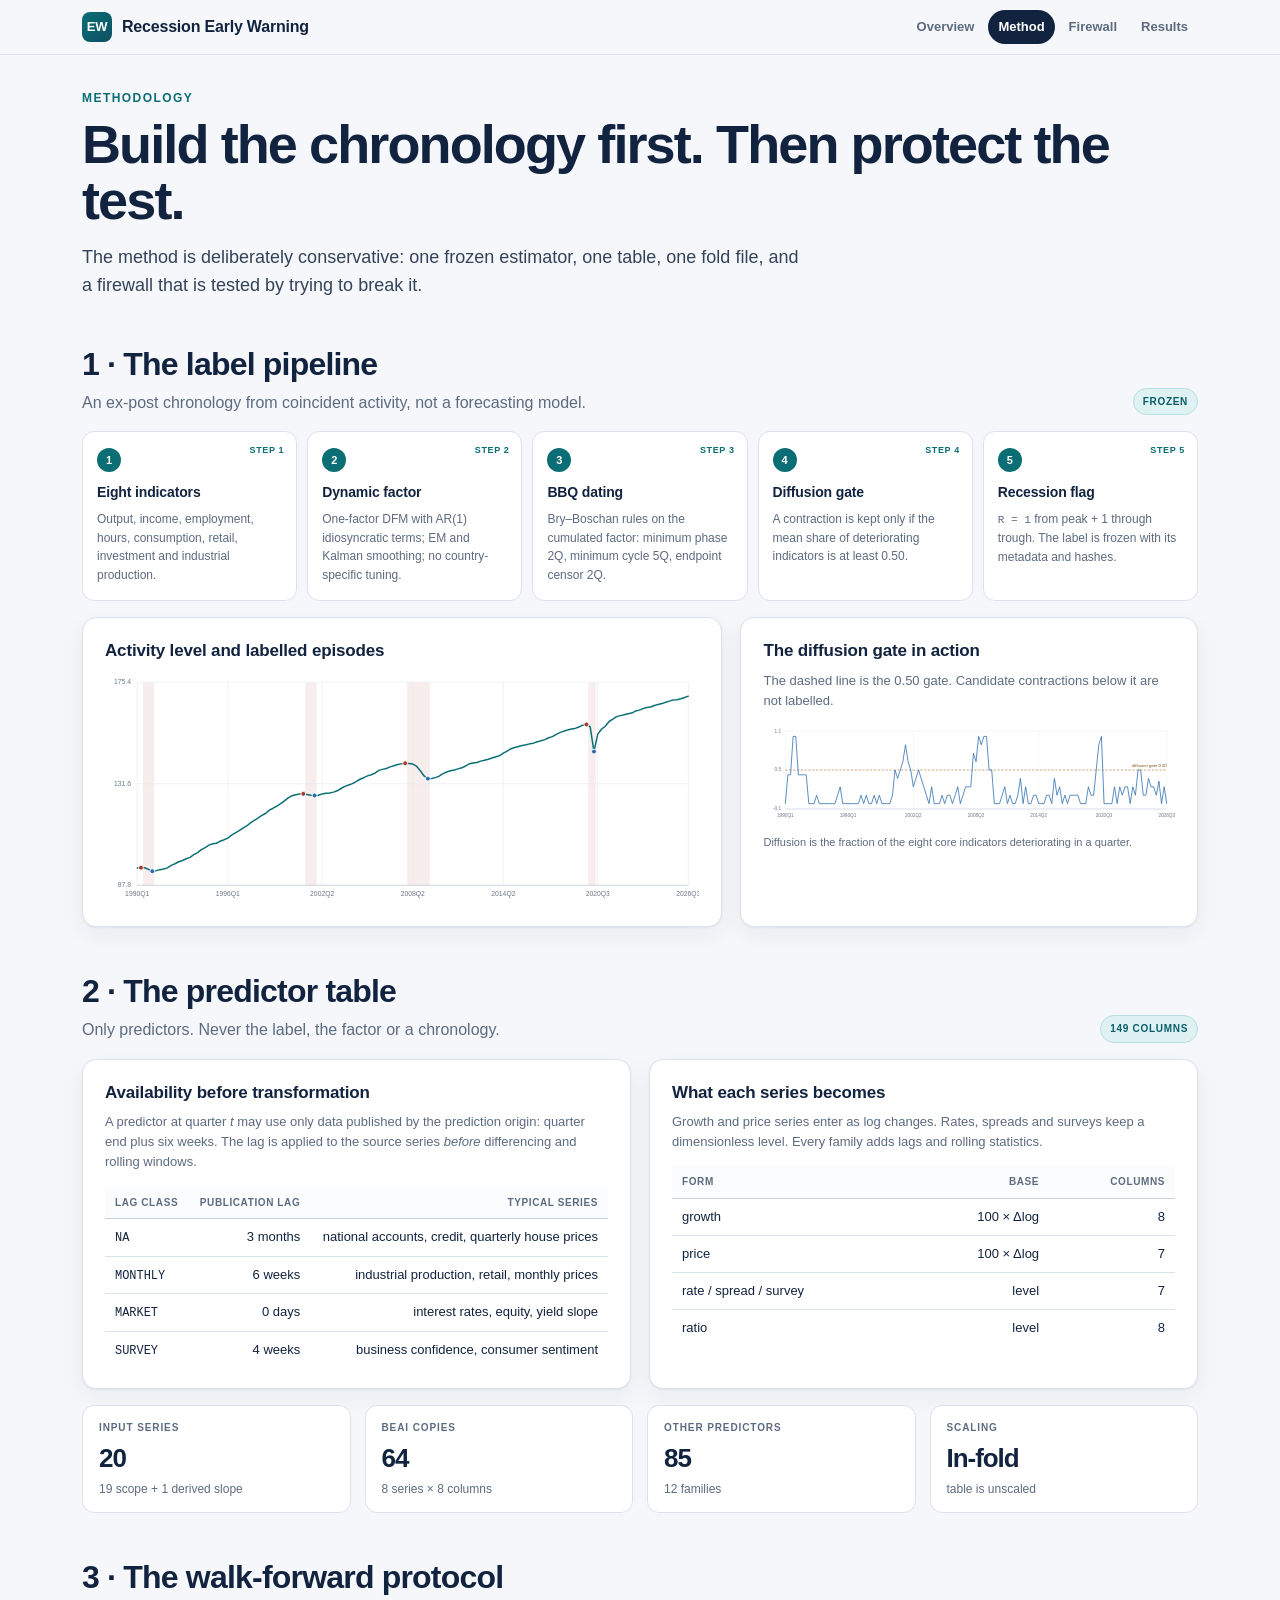
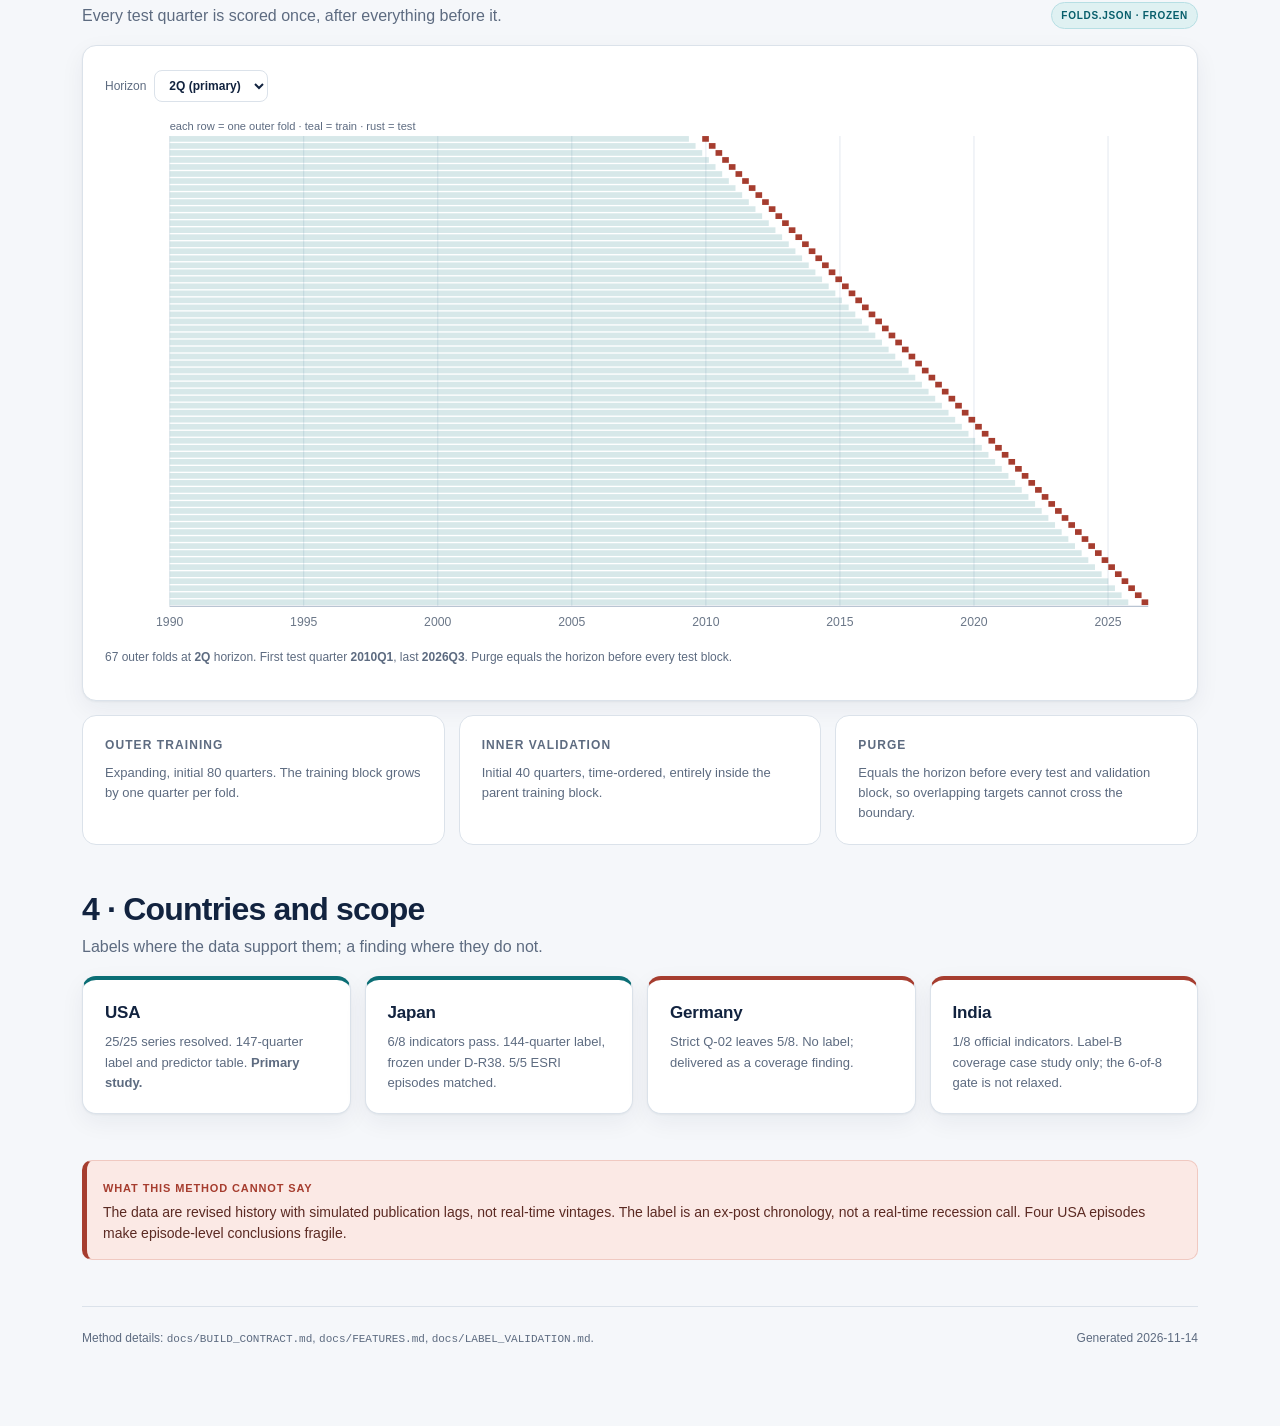
<file: site/methodology.html>
<!doctype html>
<html lang="en">
<head>
<meta charset="utf-8">
<meta name="viewport" content="width=device-width, initial-scale=1">
<title>Method — Recession Early Warning</title>
<meta name="description" content="How the recession label, predictor table and walk-forward folds are built.">
<link rel="stylesheet" href="assets/style.css">
</head>
<body data-page="methodology">
<header class="topbar">
  <div class="topbar-inner">
    <a class="brand" href="index.html"><span class="mark">EW</span><span>Recession Early Warning</span></a>
    <nav class="nav" aria-label="Project pages">
      <a href="index.html">Overview</a>
      <a href="methodology.html" aria-current="page">Method</a>
      <a href="firewall.html">Firewall</a>
      <a href="results.html">Results</a>
    </nav>
  </div>
</header>

<main class="wrap">
  <section>
    <p class="eyebrow">Methodology</p>
    <h1>Build the chronology first. Then protect the test.</h1>
    <p class="lede">The method is deliberately conservative: one frozen estimator, one table, one fold file, and a firewall that is tested by trying to break it.</p>
  </section>

  <section>
    <div class="section-head"><div><h2>1 · The label pipeline</h2><p>An ex-post chronology from coincident activity, not a forecasting model.</p></div><span class="badge ok">Frozen</span></div>
    <div class="pipeline">
      <div class="stage done"><span class="tag">Step 1</span><div class="num">1</div><h3>Eight indicators</h3><p>Output, income, employment, hours, consumption, retail, investment and industrial production.</p></div>
      <div class="stage done"><span class="tag">Step 2</span><div class="num">2</div><h3>Dynamic factor</h3><p>One-factor DFM with AR(1) idiosyncratic terms; EM and Kalman smoothing; no country-specific tuning.</p></div>
      <div class="stage done"><span class="tag">Step 3</span><div class="num">3</div><h3>BBQ dating</h3><p>Bry–Boschan rules on the cumulated factor: minimum phase 2Q, minimum cycle 5Q, endpoint censor 2Q.</p></div>
      <div class="stage done"><span class="tag">Step 4</span><div class="num">4</div><h3>Diffusion gate</h3><p>A contraction is kept only if the mean share of deteriorating indicators is at least 0.50.</p></div>
      <div class="stage done"><span class="tag">Step 5</span><div class="num">5</div><h3>Recession flag</h3><p><span class="mono">R = 1</span> from peak + 1 through trough. The label is frozen with its metadata and hashes.</p></div>
    </div>
    <div class="grid2" style="margin-top:16px">
      <div class="card">
        <h3>Activity level and labelled episodes</h3>
        <div id="label-chart" class="chart" data-label="USA activity level with labelled recessions"></div>
      </div>
      <div class="card">
        <h3>The diffusion gate in action</h3>
        <p class="small muted">The dashed line is the 0.50 gate. Candidate contractions below it are not labelled.</p>
        <div id="diffusion-chart" class="chart" data-label="Diffusion share with 0.50 gate"></div>
        <p class="tiny muted" style="margin:10px 0 0">Diffusion is the fraction of the eight core indicators deteriorating in a quarter.</p>
      </div>
    </div>
  </section>

  <section>
    <div class="section-head"><div><h2>2 · The predictor table</h2><p>Only predictors. Never the label, the factor or a chronology.</p></div><span class="badge ok">149 columns</span></div>
    <div class="grid2b">
      <div class="card">
        <h3>Availability before transformation</h3>
        <p class="small muted">A predictor at quarter <em>t</em> may use only data published by the prediction origin: quarter end plus six weeks. The lag is applied to the source series <em>before</em> differencing and rolling windows.</p>
        <div class="table-wrap">
          <table>
            <thead><tr><th>Lag class</th><th>Publication lag</th><th>Typical series</th></tr></thead>
            <tbody>
              <tr><td><span class="mono">NA</span></td><td>3 months</td><td>national accounts, credit, quarterly house prices</td></tr>
              <tr><td><span class="mono">MONTHLY</span></td><td>6 weeks</td><td>industrial production, retail, monthly prices</td></tr>
              <tr><td><span class="mono">MARKET</span></td><td>0 days</td><td>interest rates, equity, yield slope</td></tr>
              <tr><td><span class="mono">SURVEY</span></td><td>4 weeks</td><td>business confidence, consumer sentiment</td></tr>
            </tbody>
          </table>
        </div>
      </div>
      <div class="card">
        <h3>What each series becomes</h3>
        <p class="small muted">Growth and price series enter as log changes. Rates, spreads and surveys keep a dimensionless level. Every family adds lags and rolling statistics.</p>
        <div class="table-wrap">
          <table>
            <thead><tr><th>Form</th><th>Base</th><th>Columns</th></tr></thead>
            <tbody>
              <tr><td>growth</td><td>100 × Δlog</td><td>8</td></tr>
              <tr><td>price</td><td>100 × Δlog</td><td>7</td></tr>
              <tr><td>rate / spread / survey</td><td>level</td><td>7</td></tr>
              <tr><td>ratio</td><td>level</td><td>8</td></tr>
            </tbody>
          </table>
        </div>
      </div>
    </div>
    <div class="grid4" style="margin-top:16px">
      <div class="kpi"><div class="k">Input series</div><div class="v">20</div><div class="n">19 scope + 1 derived slope</div></div>
      <div class="kpi"><div class="k">BEAI copies</div><div class="v"><span data-count="beai">64</span></div><div class="n">8 series × 8 columns</div></div>
      <div class="kpi"><div class="k">Other predictors</div><div class="v">85</div><div class="n">12 families</div></div>
      <div class="kpi"><div class="k">Scaling</div><div class="v">In-fold</div><div class="n">table is unscaled</div></div>
    </div>
  </section>

  <section>
    <div class="section-head"><div><h2>3 · The walk-forward protocol</h2><p>Every test quarter is scored once, after everything before it.</p></div><span class="badge ok">folds.json · frozen</span></div>
    <div class="card">
      <div class="controls">
        <label for="fold-horizon">Horizon</label>
        <select id="fold-horizon">
          <option value="1">1Q</option>
          <option value="2" selected>2Q (primary)</option>
          <option value="4">4Q</option>
        </select>
      </div>
      <div id="fold-chart" class="chart" data-label="Outer fold timeline"></div>
      <p id="fold-note" class="table-note"></p>
    </div>
    <div class="grid3" style="margin-top:14px">
      <div class="card flat"><h4>Outer training</h4><p class="small muted" style="margin:0">Expanding, initial 80 quarters. The training block grows by one quarter per fold.</p></div>
      <div class="card flat"><h4>Inner validation</h4><p class="small muted" style="margin:0">Initial 40 quarters, time-ordered, entirely inside the parent training block.</p></div>
      <div class="card flat"><h4>Purge</h4><p class="small muted" style="margin:0">Equals the horizon before every test and validation block, so overlapping targets cannot cross the boundary.</p></div>
    </div>
  </section>

  <section>
    <div class="section-head"><div><h2>4 · Countries and scope</h2><p>Labels where the data support them; a finding where they do not.</p></div></div>
    <div class="grid4">
      <div class="card accent"><h3>USA</h3><p class="small muted" style="margin:0">25/25 series resolved. 147-quarter label and predictor table. <strong>Primary study.</strong></p></div>
      <div class="card accent"><h3>Japan</h3><p class="small muted" style="margin:0">6/8 indicators pass. 144-quarter label, frozen under D-R38. 5/5 ESRI episodes matched.</p></div>
      <div class="card warn"><h3>Germany</h3><p class="small muted" style="margin:0">Strict Q-02 leaves 5/8. No label; delivered as a coverage finding.</p></div>
      <div class="card warn"><h3>India</h3><p class="small muted" style="margin:0">1/8 official indicators. Label-B coverage case study only; the 6-of-8 gate is not relaxed.</p></div>
    </div>
  </section>

  <section>
    <div class="banner">
      <div><strong>What this method cannot say</strong><p>The data are revised history with simulated publication lags, not real-time vintages. The label is an ex-post chronology, not a real-time recession call. Four USA episodes make episode-level conclusions fragile.</p></div>
    </div>
  </section>

  <footer>
    <span>Method details: <span class="mono">docs/BUILD_CONTRACT.md</span>, <span class="mono">docs/FEATURES.md</span>, <span class="mono">docs/LABEL_VALIDATION.md</span>.</span>
    <span>Generated <span data-generated>—</span></span>
  </footer>
</main>
<script src="assets/app.js"></script>
</body>
</html>
</file>
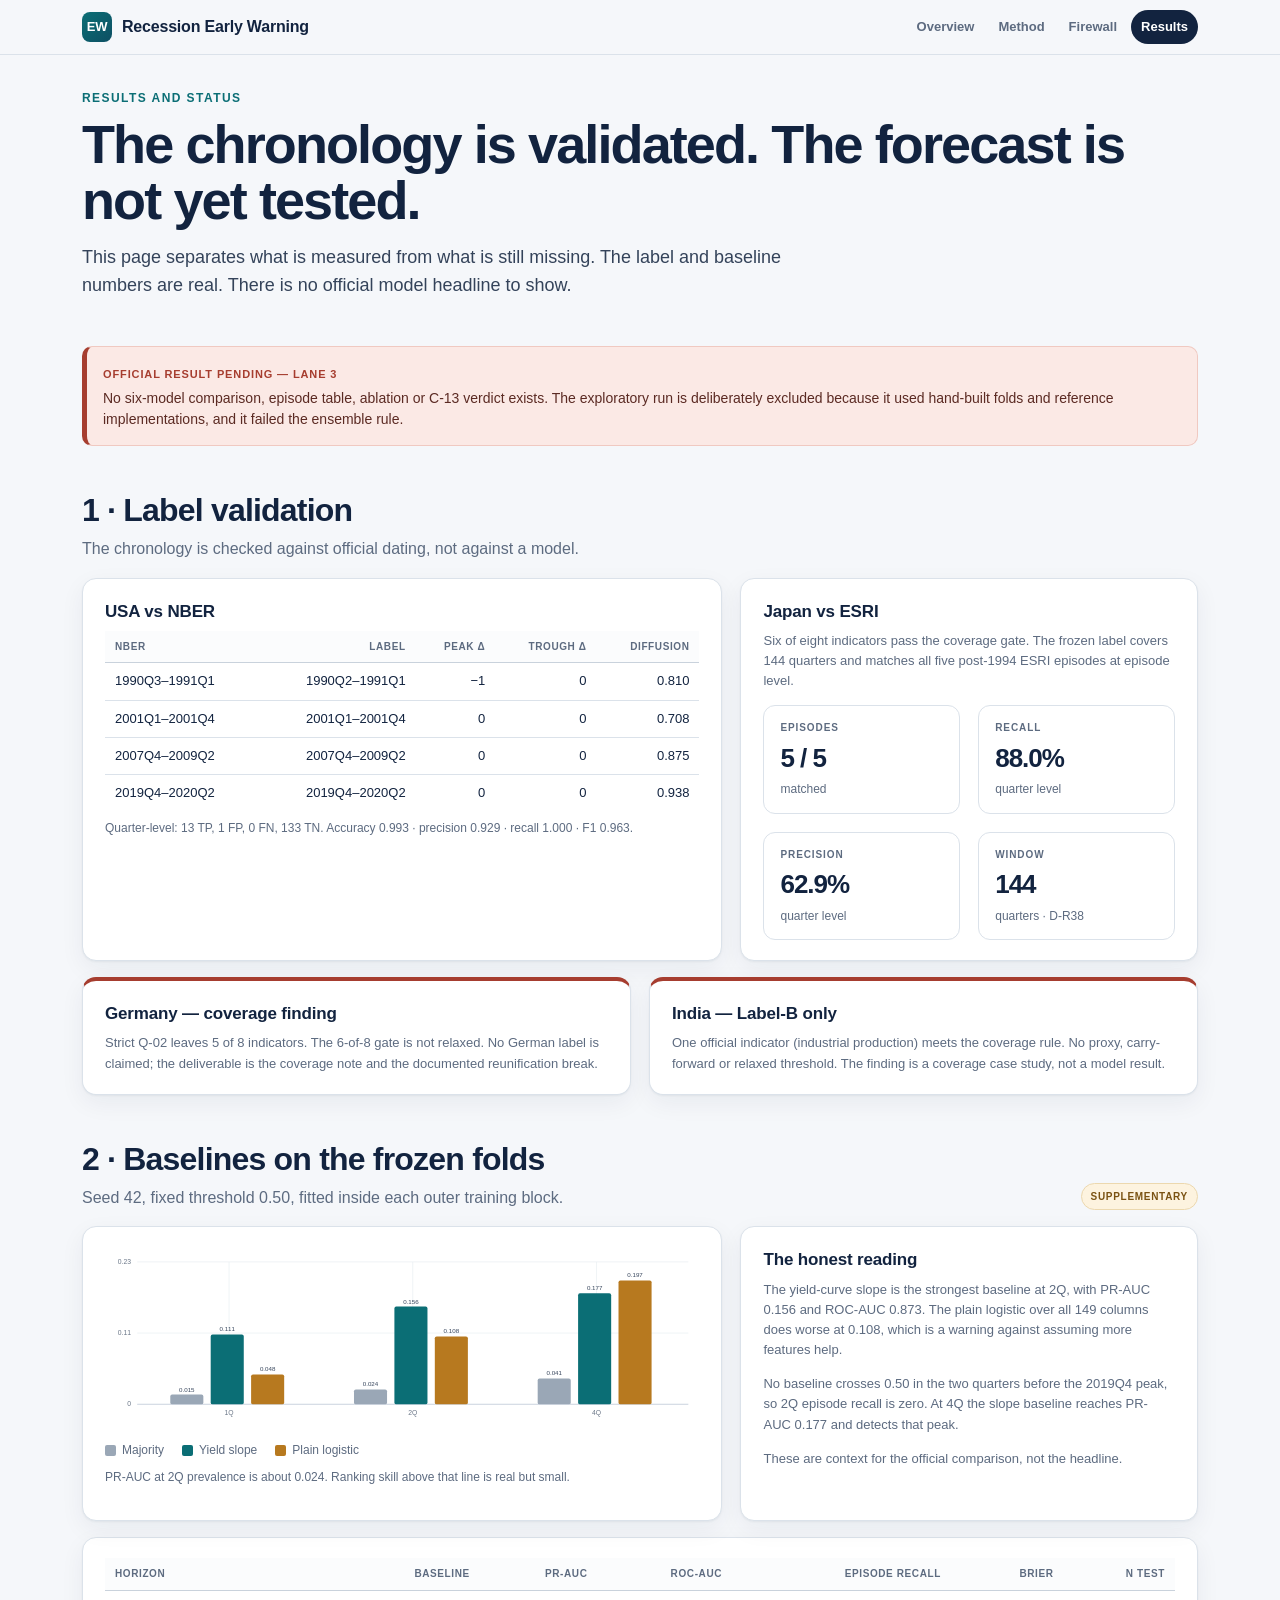
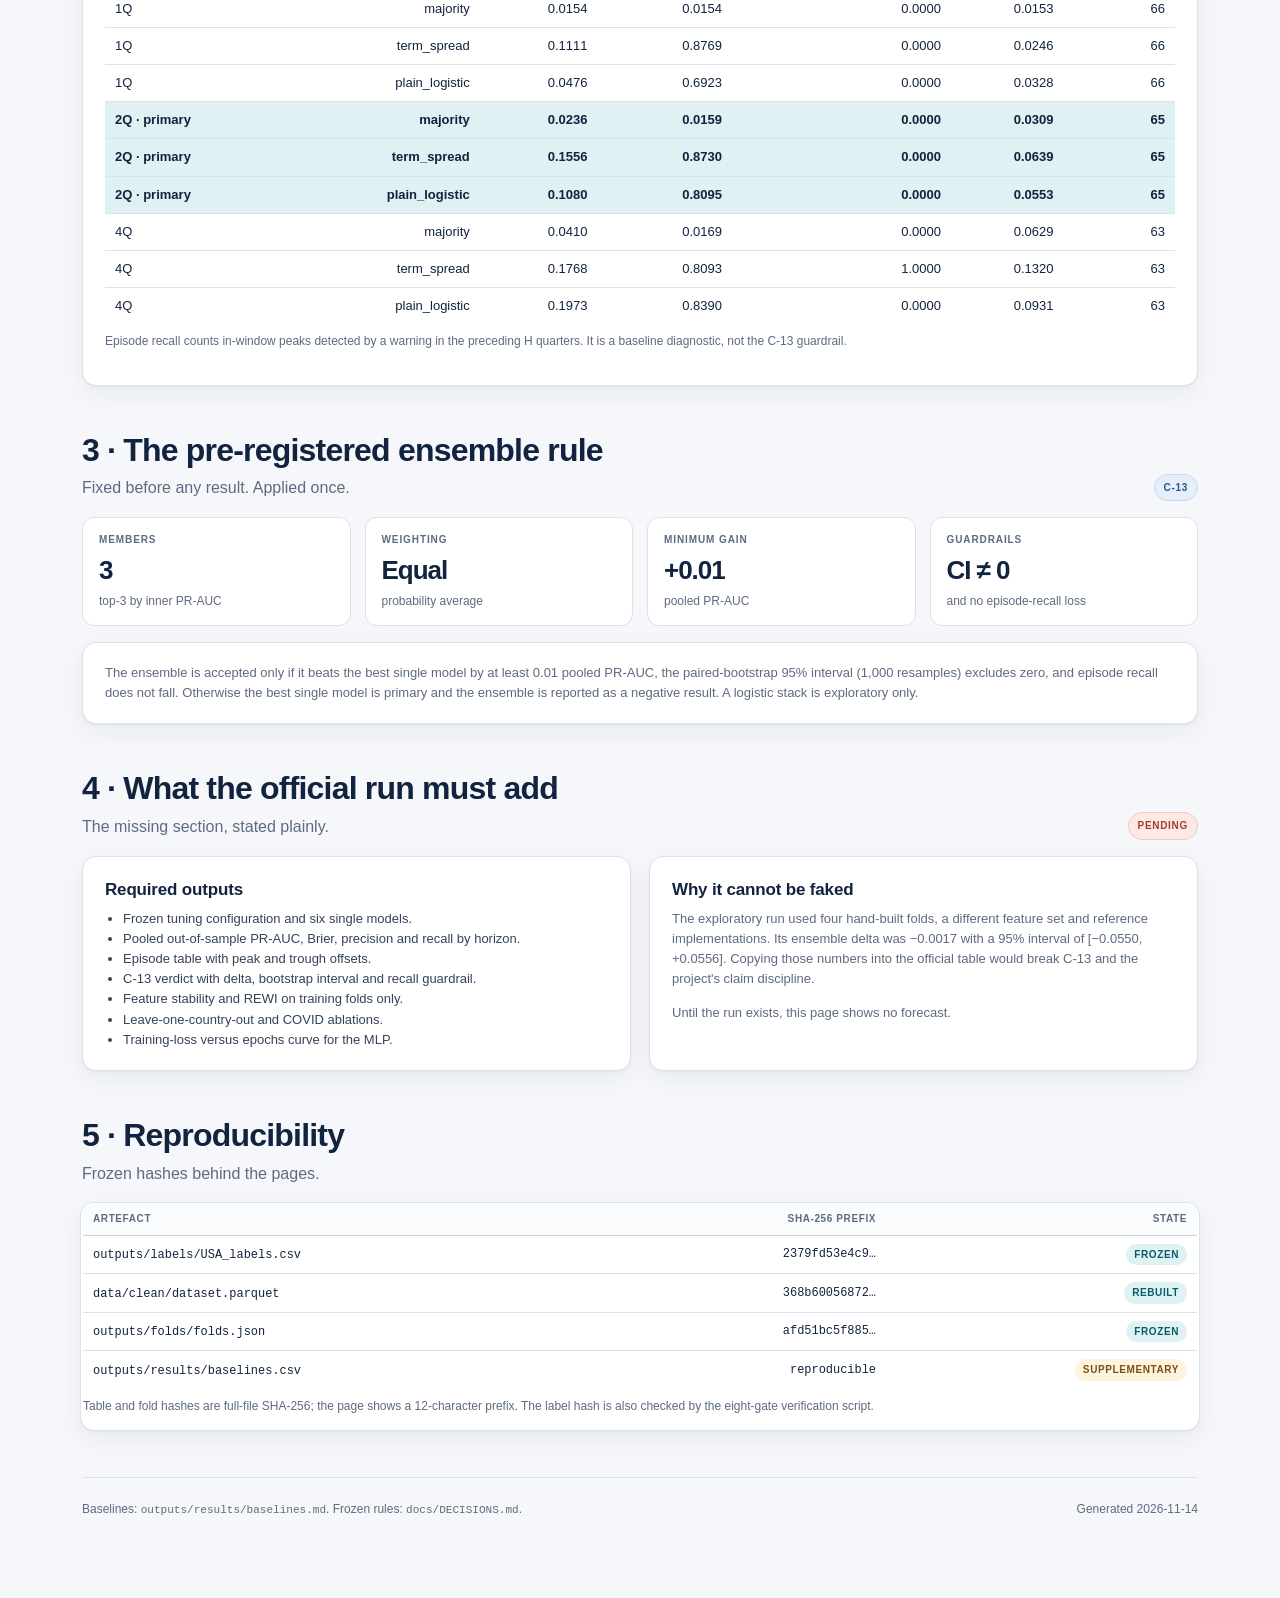
<file: site/results.html>
<!doctype html>
<html lang="en">
<head>
<meta charset="utf-8">
<meta name="viewport" content="width=device-width, initial-scale=1">
<title>Results — Recession Early Warning</title>
<meta name="description" content="Label validation, honest baselines and the pending official model result.">
<link rel="stylesheet" href="assets/style.css">
</head>
<body data-page="results">
<header class="topbar">
  <div class="topbar-inner">
    <a class="brand" href="index.html"><span class="mark">EW</span><span>Recession Early Warning</span></a>
    <nav class="nav" aria-label="Project pages">
      <a href="index.html">Overview</a>
      <a href="methodology.html">Method</a>
      <a href="firewall.html">Firewall</a>
      <a href="results.html" aria-current="page">Results</a>
    </nav>
  </div>
</header>

<main class="wrap">
  <section>
    <p class="eyebrow">Results and status</p>
    <h1>The chronology is validated. The forecast is not yet tested.</h1>
    <p class="lede">This page separates what is measured from what is still missing. The label and baseline numbers are real. There is no official model headline to show.</p>
  </section>

  <section>
    <div class="banner">
      <div><strong>Official result pending — Lane 3</strong><p>No six-model comparison, episode table, ablation or C-13 verdict exists. The exploratory run is deliberately excluded because it used hand-built folds and reference implementations, and it failed the ensemble rule.</p></div>
    </div>
  </section>

  <section>
    <div class="section-head"><div><h2>1 · Label validation</h2><p>The chronology is checked against official dating, not against a model.</p></div></div>
    <div class="grid2">
      <div class="card">
        <h3>USA vs NBER</h3>
        <div class="table-wrap">
          <table>
            <thead><tr><th>NBER</th><th>Label</th><th>Peak Δ</th><th>Trough Δ</th><th>Diffusion</th></tr></thead>
            <tbody>
              <tr><td>1990Q3–1991Q1</td><td>1990Q2–1991Q1</td><td>−1</td><td>0</td><td>0.810</td></tr>
              <tr><td>2001Q1–2001Q4</td><td>2001Q1–2001Q4</td><td>0</td><td>0</td><td>0.708</td></tr>
              <tr><td>2007Q4–2009Q2</td><td>2007Q4–2009Q2</td><td>0</td><td>0</td><td>0.875</td></tr>
              <tr><td>2019Q4–2020Q2</td><td>2019Q4–2020Q2</td><td>0</td><td>0</td><td>0.938</td></tr>
            </tbody>
          </table>
        </div>
        <p class="table-note">Quarter-level: 13 TP, 1 FP, 0 FN, 133 TN. Accuracy 0.993 · precision 0.929 · recall 1.000 · F1 0.963.</p>
      </div>
      <div class="card">
        <h3>Japan vs ESRI</h3>
        <p class="small muted">Six of eight indicators pass the coverage gate. The frozen label covers 144 quarters and matches all five post-1994 ESRI episodes at episode level.</p>
        <div class="grid2b" style="margin-top:12px">
          <div class="kpi"><div class="k">Episodes</div><div class="v">5 / 5</div><div class="n">matched</div></div>
          <div class="kpi"><div class="k">Recall</div><div class="v">88.0%</div><div class="n">quarter level</div></div>
          <div class="kpi"><div class="k">Precision</div><div class="v">62.9%</div><div class="n">quarter level</div></div>
          <div class="kpi"><div class="k">Window</div><div class="v">144</div><div class="n">quarters · D-R38</div></div>
        </div>
      </div>
    </div>
    <div class="grid2b" style="margin-top:16px">
      <div class="card warn"><h3>Germany — coverage finding</h3><p class="small muted" style="margin:0">Strict Q-02 leaves 5 of 8 indicators. The 6-of-8 gate is not relaxed. No German label is claimed; the deliverable is the coverage note and the documented reunification break.</p></div>
      <div class="card warn"><h3>India — Label-B only</h3><p class="small muted" style="margin:0">One official indicator (industrial production) meets the coverage rule. No proxy, carry-forward or relaxed threshold. The finding is a coverage case study, not a model result.</p></div>
    </div>
  </section>

  <section>
    <div class="section-head"><div><h2>2 · Baselines on the frozen folds</h2><p>Seed 42, fixed threshold 0.50, fitted inside each outer training block.</p></div><span class="badge gold">Supplementary</span></div>
    <div class="grid2">
      <div class="card">
        <div id="baseline-chart" class="chart" data-label="Pooled PR-AUC by baseline and horizon"></div>
        <div id="baseline-legend" class="legend"></div>
        <p class="table-note">PR-AUC at 2Q prevalence is about 0.024. Ranking skill above that line is real but small.</p>
      </div>
      <div class="card">
        <h3>The honest reading</h3>
        <p class="small muted">The yield-curve slope is the strongest baseline at 2Q, with PR-AUC 0.156 and ROC-AUC 0.873. The plain logistic over all 149 columns does worse at 0.108, which is a warning against assuming more features help.</p>
        <p class="small muted">No baseline crosses 0.50 in the two quarters before the 2019Q4 peak, so 2Q episode recall is zero. At 4Q the slope baseline reaches PR-AUC 0.177 and detects that peak.</p>
        <p class="small muted" style="margin:0">These are context for the official comparison, not the headline.</p>
      </div>
    </div>
    <div class="card" style="margin-top:16px">
      <div class="table-wrap">
        <table>
          <thead><tr><th>Horizon</th><th>Baseline</th><th>PR-AUC</th><th>ROC-AUC</th><th>Episode recall</th><th>Brier</th><th>N test</th></tr></thead>
          <tbody id="baseline-body"></tbody>
        </table>
      </div>
      <p class="table-note">Episode recall counts in-window peaks detected by a warning in the preceding H quarters. It is a baseline diagnostic, not the C-13 guardrail.</p>
    </div>
  </section>

  <section>
    <div class="section-head"><div><h2>3 · The pre-registered ensemble rule</h2><p>Fixed before any result. Applied once.</p></div><span class="badge blue">C-13</span></div>
    <div class="grid4">
      <div class="kpi"><div class="k">Members</div><div class="v">3</div><div class="n">top-3 by inner PR-AUC</div></div>
      <div class="kpi"><div class="k">Weighting</div><div class="v">Equal</div><div class="n">probability average</div></div>
      <div class="kpi"><div class="k">Minimum gain</div><div class="v">+0.01</div><div class="n">pooled PR-AUC</div></div>
      <div class="kpi"><div class="k">Guardrails</div><div class="v">CI ≠ 0</div><div class="n">and no episode-recall loss</div></div>
    </div>
    <div class="card" style="margin-top:16px">
      <p class="small muted" style="margin:0">The ensemble is accepted only if it beats the best single model by at least 0.01 pooled PR-AUC, the paired-bootstrap 95% interval (1,000 resamples) excludes zero, and episode recall does not fall. Otherwise the best single model is primary and the ensemble is reported as a negative result. A logistic stack is exploratory only.</p>
    </div>
  </section>

  <section>
    <div class="section-head"><div><h2>4 · What the official run must add</h2><p>The missing section, stated plainly.</p></div><span class="badge warn">Pending</span></div>
    <div class="grid2b">
      <div class="card">
        <h3>Required outputs</h3>
        <ul class="small" style="margin:0;padding-left:18px;color:#34435a">
          <li>Frozen tuning configuration and six single models.</li>
          <li>Pooled out-of-sample PR-AUC, Brier, precision and recall by horizon.</li>
          <li>Episode table with peak and trough offsets.</li>
          <li>C-13 verdict with delta, bootstrap interval and recall guardrail.</li>
          <li>Feature stability and REWI on training folds only.</li>
          <li>Leave-one-country-out and COVID ablations.</li>
          <li>Training-loss versus epochs curve for the MLP.</li>
        </ul>
      </div>
      <div class="card">
        <h3>Why it cannot be faked</h3>
        <p class="small muted">The exploratory run used four hand-built folds, a different feature set and reference implementations. Its ensemble delta was −0.0017 with a 95% interval of [−0.0550, +0.0556]. Copying those numbers into the official table would break C-13 and the project's claim discipline.</p>
        <p class="small muted" style="margin:0">Until the run exists, this page shows no forecast.</p>
      </div>
    </div>
  </section>

  <section>
    <div class="section-head"><div><h2>5 · Reproducibility</h2><p>Frozen hashes behind the pages.</p></div></div>
    <div class="table-wrap card">
      <table>
        <thead><tr><th>Artefact</th><th>SHA-256 prefix</th><th>State</th></tr></thead>
        <tbody>
          <tr><td><span class="mono">outputs/labels/USA_labels.csv</span></td><td class="mono" data-hash="label">—</td><td><span class="pill ok">frozen</span></td></tr>
          <tr><td><span class="mono">data/clean/dataset.parquet</span></td><td class="mono" data-hash="table">—</td><td><span class="pill ok">rebuilt</span></td></tr>
          <tr><td><span class="mono">outputs/folds/folds.json</span></td><td class="mono" data-hash="folds">—</td><td><span class="pill ok">frozen</span></td></tr>
          <tr><td><span class="mono">outputs/results/baselines.csv</span></td><td class="mono">reproducible</td><td><span class="pill gold">supplementary</span></td></tr>
        </tbody>
      </table>
      <p class="table-note">Table and fold hashes are full-file SHA-256; the page shows a 12-character prefix. The label hash is also checked by the eight-gate verification script.</p>
    </div>
  </section>

  <footer>
    <span>Baselines: <span class="mono">outputs/results/baselines.md</span>. Frozen rules: <span class="mono">docs/DECISIONS.md</span>.</span>
    <span>Generated <span data-generated>—</span></span>
  </footer>
</main>
<script src="assets/app.js"></script>
</body>
</html>
</file>
<file: site/assets/style.css>
:root {
  --bg: #f5f7fa;
  --surface: #ffffff;
  --ink: #12233f;
  --muted: #5d6b80;
  --line: #dbe2ea;
  --soft: #eef2f6;
  --accent: #0b6e75;
  --accent-2: #0e8f99;
  --accent-soft: #dff1f2;
  --warn: #a63d2f;
  --warn-soft: #fbe9e5;
  --gold: #b7791f;
  --gold-soft: #fdf3df;
  --blue: #2b6cb0;
  --blue-soft: #e5eef9;
  --shadow: 0 1px 2px rgba(18, 35, 63, .05), 0 8px 24px rgba(18, 35, 63, .06);
  --radius: 14px;
  --max: 1160px;
}

* { box-sizing: border-box; }
html { scroll-behavior: smooth; }
body {
  margin: 0;
  background: var(--bg);
  color: var(--ink);
  font-family: -apple-system, BlinkMacSystemFont, "Segoe UI", Roboto, Helvetica, Arial, sans-serif;
  line-height: 1.55;
  -webkit-font-smoothing: antialiased;
}
a { color: var(--accent); text-decoration-thickness: 1px; text-underline-offset: 2px; }
img, svg { display: block; max-width: 100%; }

/* ---------- top navigation ---------- */
.topbar {
  position: sticky;
  top: 0;
  z-index: 20;
  background: rgba(245, 247, 250, .92);
  border-bottom: 1px solid var(--line);
  backdrop-filter: blur(10px);
}
.topbar-inner {
  max-width: var(--max);
  margin: 0 auto;
  padding: 10px 22px;
  display: flex;
  align-items: center;
  gap: 18px;
  flex-wrap: wrap;
}
.brand {
  display: flex;
  align-items: center;
  gap: 10px;
  font-weight: 800;
  letter-spacing: -.2px;
  color: var(--ink);
  text-decoration: none;
  margin-right: auto;
}
.brand .mark {
  width: 30px;
  height: 30px;
  border-radius: 8px;
  background: linear-gradient(135deg, var(--accent), #0d4f63);
  color: #fff;
  display: grid;
  place-items: center;
  font-size: 13px;
  font-weight: 900;
}
.nav { display: flex; gap: 4px; flex-wrap: wrap; }
.nav a {
  font-size: 13px;
  font-weight: 650;
  color: var(--muted);
  text-decoration: none;
  padding: 7px 10px;
  border-radius: 999px;
}
.nav a:hover { background: var(--soft); color: var(--ink); }
.nav a[aria-current="page"] { background: var(--ink); color: #fff; }

/* ---------- layout ---------- */
.wrap {
  max-width: var(--max);
  margin: 0 auto;
  padding: 34px 22px 80px;
}
.hero {
  display: grid;
  grid-template-columns: minmax(0, 1.35fr) minmax(300px, .9fr);
  gap: 28px;
  align-items: start;
  padding: 18px 0 30px;
}
@media (max-width: 900px) { .hero { grid-template-columns: 1fr; } }
.eyebrow {
  font-size: 12px;
  font-weight: 800;
  letter-spacing: .12em;
  text-transform: uppercase;
  color: var(--accent);
  margin: 0 0 8px;
}
h1 { font-size: clamp(34px, 5vw, 54px); line-height: 1.04; letter-spacing: -.035em; margin: 0 0 16px; }
h2 { font-size: clamp(24px, 3vw, 32px); line-height: 1.15; letter-spacing: -.025em; margin: 0 0 8px; }
h3 { font-size: 17px; margin: 0 0 6px; letter-spacing: -.01em; }
h4 { font-size: 12px; text-transform: uppercase; letter-spacing: .09em; color: var(--muted); margin: 0 0 8px; }
p { margin: 0 0 14px; }
.lede { font-size: 18px; color: #34435a; max-width: 720px; }
.muted { color: var(--muted); }
.small { font-size: 13px; }
.tiny { font-size: 11px; }
.mono { font-family: ui-monospace, SFMono-Regular, Menlo, Consolas, monospace; font-size: .92em; }
section { margin: 0 0 46px; }
.section-head { display: flex; align-items: end; justify-content: space-between; gap: 18px; margin-bottom: 16px; flex-wrap: wrap; }
.section-head p { margin: 0; color: var(--muted); max-width: 680px; }

.grid2 { display: grid; grid-template-columns: minmax(0, 1.4fr) minmax(280px, 1fr); gap: 18px; }
.grid2b { display: grid; grid-template-columns: repeat(2, minmax(0, 1fr)); gap: 18px; }
.grid3 { display: grid; grid-template-columns: repeat(3, minmax(0, 1fr)); gap: 14px; }
.grid4 { display: grid; grid-template-columns: repeat(4, minmax(0, 1fr)); gap: 14px; }
@media (max-width: 900px) { .grid2, .grid2b, .grid3, .grid4 { grid-template-columns: 1fr; } }

.card {
  background: var(--surface);
  border: 1px solid var(--line);
  border-radius: var(--radius);
  padding: 20px 22px;
  box-shadow: var(--shadow);
  min-width: 0;
}
.card.flat { box-shadow: none; }
.card.accent { border-top: 4px solid var(--accent); }
.card.warn { border-top: 4px solid var(--warn); }
.card.gold { border-top: 4px solid var(--gold); }

.kpis { display: grid; grid-template-columns: repeat(4, minmax(0, 1fr)); gap: 12px; }
@media (max-width: 800px) { .kpis { grid-template-columns: repeat(2, minmax(0, 1fr)); } }
.kpi { background: var(--surface); border: 1px solid var(--line); border-radius: 12px; padding: 14px 16px; }
.kpi .k { font-size: 10px; font-weight: 800; letter-spacing: .09em; text-transform: uppercase; color: var(--muted); }
.kpi .v { font-size: 26px; font-weight: 800; letter-spacing: -.04em; margin-top: 2px; font-variant-numeric: tabular-nums; }
.kpi .v small { font-size: 12px; font-weight: 650; color: var(--muted); letter-spacing: 0; }
.kpi .n { font-size: 12px; color: var(--muted); margin-top: 2px; }

.banner {
  display: flex; gap: 14px; align-items: flex-start;
  background: var(--warn-soft); border: 1px solid #f0c9c1; border-left: 5px solid var(--warn);
  border-radius: 10px; padding: 14px 16px; margin: 0 0 22px;
}
.banner strong { color: var(--warn); text-transform: uppercase; font-size: 11px; letter-spacing: .08em; }
.banner p { margin: 2px 0 0; font-size: 14px; color: #5b2a23; }
.banner.info { background: var(--blue-soft); border-color: #c7daf1; border-left-color: var(--blue); }
.banner.info strong { color: var(--blue); }
.banner.info p { color: #223a5e; }

.badges { display: flex; flex-wrap: wrap; gap: 7px; }
.badge {
  font-size: 10px; font-weight: 800; letter-spacing: .07em; text-transform: uppercase;
  padding: 5px 9px; border-radius: 999px; border: 1px solid var(--line);
  background: #fff; color: var(--muted); white-space: nowrap;
}
.badge.ok { background: var(--accent-soft); border-color: #b7dfe4; color: #075e6b; }
.badge.warn { background: var(--warn-soft); border-color: #f0c9c1; color: var(--warn); }
.badge.gold { background: var(--gold-soft); border-color: #ecd8ae; color: #7a5212; }
.badge.blue { background: var(--blue-soft); border-color: #c7daf1; color: #23558f; }

/* ---------- controls ---------- */
.controls { display: flex; flex-wrap: wrap; gap: 6px; margin: 4px 0 14px; }
.controls button, .controls select {
  font: inherit; font-size: 12px; font-weight: 650; padding: 7px 11px; border-radius: 999px;
  cursor: pointer; border: 1px solid var(--line); background: #fff; color: var(--ink);
}
.controls button:hover, .controls select:hover { border-color: #9fb3c8; }
.controls button.active { background: var(--ink); border-color: var(--ink); color: #fff; }
.controls select { border-radius: 8px; padding: 7px 10px; max-width: 100%; }
.controls label { font-size: 12px; color: var(--muted); align-self: center; margin-right: 2px; }

/* ---------- charts ---------- */
.chart { width: 100%; overflow: hidden; }
.chart svg { width: 100%; height: auto; overflow: visible; }
.chart text { font-family: inherit; }
.legend { display: flex; flex-wrap: wrap; gap: 10px 18px; font-size: 12px; color: var(--muted); margin-top: 8px; }
.legend span { display: inline-flex; align-items: center; gap: 6px; }
.sw { width: 18px; height: 3px; border-radius: 2px; display: inline-block; }
.sw.box { height: 11px; width: 11px; border-radius: 2px; }

/* ---------- tables ---------- */
.table-wrap { overflow-x: auto; margin: 0 -2px; padding: 0 2px; }
table { width: 100%; border-collapse: collapse; font-size: 13px; font-variant-numeric: tabular-nums; }
th, td { padding: 8px 10px; text-align: right; border-bottom: 1px solid var(--line); white-space: nowrap; }
th:first-child, td:first-child { text-align: left; }
th { font-size: 10px; text-transform: uppercase; letter-spacing: .06em; color: var(--muted); border-bottom: 1px solid #c9d2dc; background: #fbfcfd; }
tbody tr:last-child td { border-bottom: none; }
tr.hl td { background: var(--accent-soft); font-weight: 700; }
tr.dim td { color: var(--muted); }
.table-note { font-size: 12px; color: var(--muted); margin-top: 8px; }

/* ---------- pipeline ---------- */
.pipeline { display: grid; grid-template-columns: repeat(5, minmax(0, 1fr)); gap: 10px; }
@media (max-width: 980px) { .pipeline { grid-template-columns: 1fr 1fr; } }
@media (max-width: 560px) { .pipeline { grid-template-columns: 1fr; } }
.stage {
  position: relative; background: var(--surface); border: 1px solid var(--line);
  border-radius: 12px; padding: 16px 14px; min-height: 150px;
}
.stage .num {
  width: 24px; height: 24px; border-radius: 50%; background: var(--soft); color: var(--muted);
  display: grid; place-items: center; font-size: 11px; font-weight: 800; margin-bottom: 10px;
}
.stage.done .num { background: var(--accent); color: #fff; }
.stage.pending .num { background: var(--warn); color: #fff; }
.stage h3 { font-size: 14px; }
.stage p { font-size: 12px; color: var(--muted); margin: 0; }
.stage .tag { position: absolute; top: 12px; right: 12px; font-size: 9px; font-weight: 800; letter-spacing: .07em; text-transform: uppercase; color: var(--muted); }
.stage.done .tag { color: var(--accent); }
.stage.pending .tag { color: var(--warn); }

/* ---------- firewall demo ---------- */
.demo-grid { display: grid; grid-template-columns: minmax(0, 1fr) minmax(0, 1fr); gap: 18px; }
@media (max-width: 860px) { .demo-grid { grid-template-columns: 1fr; } }
.checklist { list-style: none; margin: 0; padding: 0; display: grid; gap: 8px; }
.checklist li {
  display: flex; gap: 10px; align-items: flex-start; font-size: 13px;
  border: 1px solid var(--line); border-radius: 9px; padding: 10px 12px; background: #fbfcfd;
}
.checklist li .dot { width: 9px; height: 9px; border-radius: 50%; margin-top: 6px; flex: none; background: var(--accent); }
.checklist li.fail { border-color: #f0c9c1; background: var(--warn-soft); }
.checklist li.fail .dot { background: var(--warn); }
.checklist li strong { display: block; font-size: 12px; }
.checklist li span { color: var(--muted); font-size: 12px; }
.codebox {
  background: #0f1b2d; color: #d7e3f4; border-radius: 10px; padding: 14px 16px;
  font-family: ui-monospace, SFMono-Regular, Menlo, Consolas, monospace; font-size: 12px;
  line-height: 1.6; overflow-x: auto; min-height: 132px;
}
.codebox .ok { color: #6ee7b7; }
.codebox .bad { color: #fca5a5; }
.codebox .cmd { color: #93c5fd; }

/* ---------- misc ---------- */
.notes { display: grid; grid-template-columns: repeat(auto-fit, minmax(240px, 1fr)); gap: 12px; }
.note { background: var(--surface); border: 1px solid var(--line); border-radius: 10px; padding: 14px 16px; }
.note h4 { margin-bottom: 6px; }
.note p { margin: 0; font-size: 13px; color: var(--muted); }

.pill { display: inline-block; font-size: 10px; font-weight: 800; letter-spacing: .06em; text-transform: uppercase; padding: 3px 8px; border-radius: 999px; }
.pill.ok { background: var(--accent-soft); color: #075e6b; }
.pill.warn { background: var(--warn-soft); color: var(--warn); }
.pill.gold { background: var(--gold-soft); color: #7a5212; }

figure { margin: 0; }
figcaption { font-size: 12px; color: var(--muted); margin-top: 8px; }

footer {
  border-top: 1px solid var(--line); margin-top: 20px; padding: 22px 0 0;
  color: var(--muted); font-size: 12px; display: flex; justify-content: space-between; gap: 16px; flex-wrap: wrap;
}

@media print {
  .topbar, .controls { display: none; }
  body { background: #fff; }
  .card { box-shadow: none; break-inside: avoid; }
}
</file>
